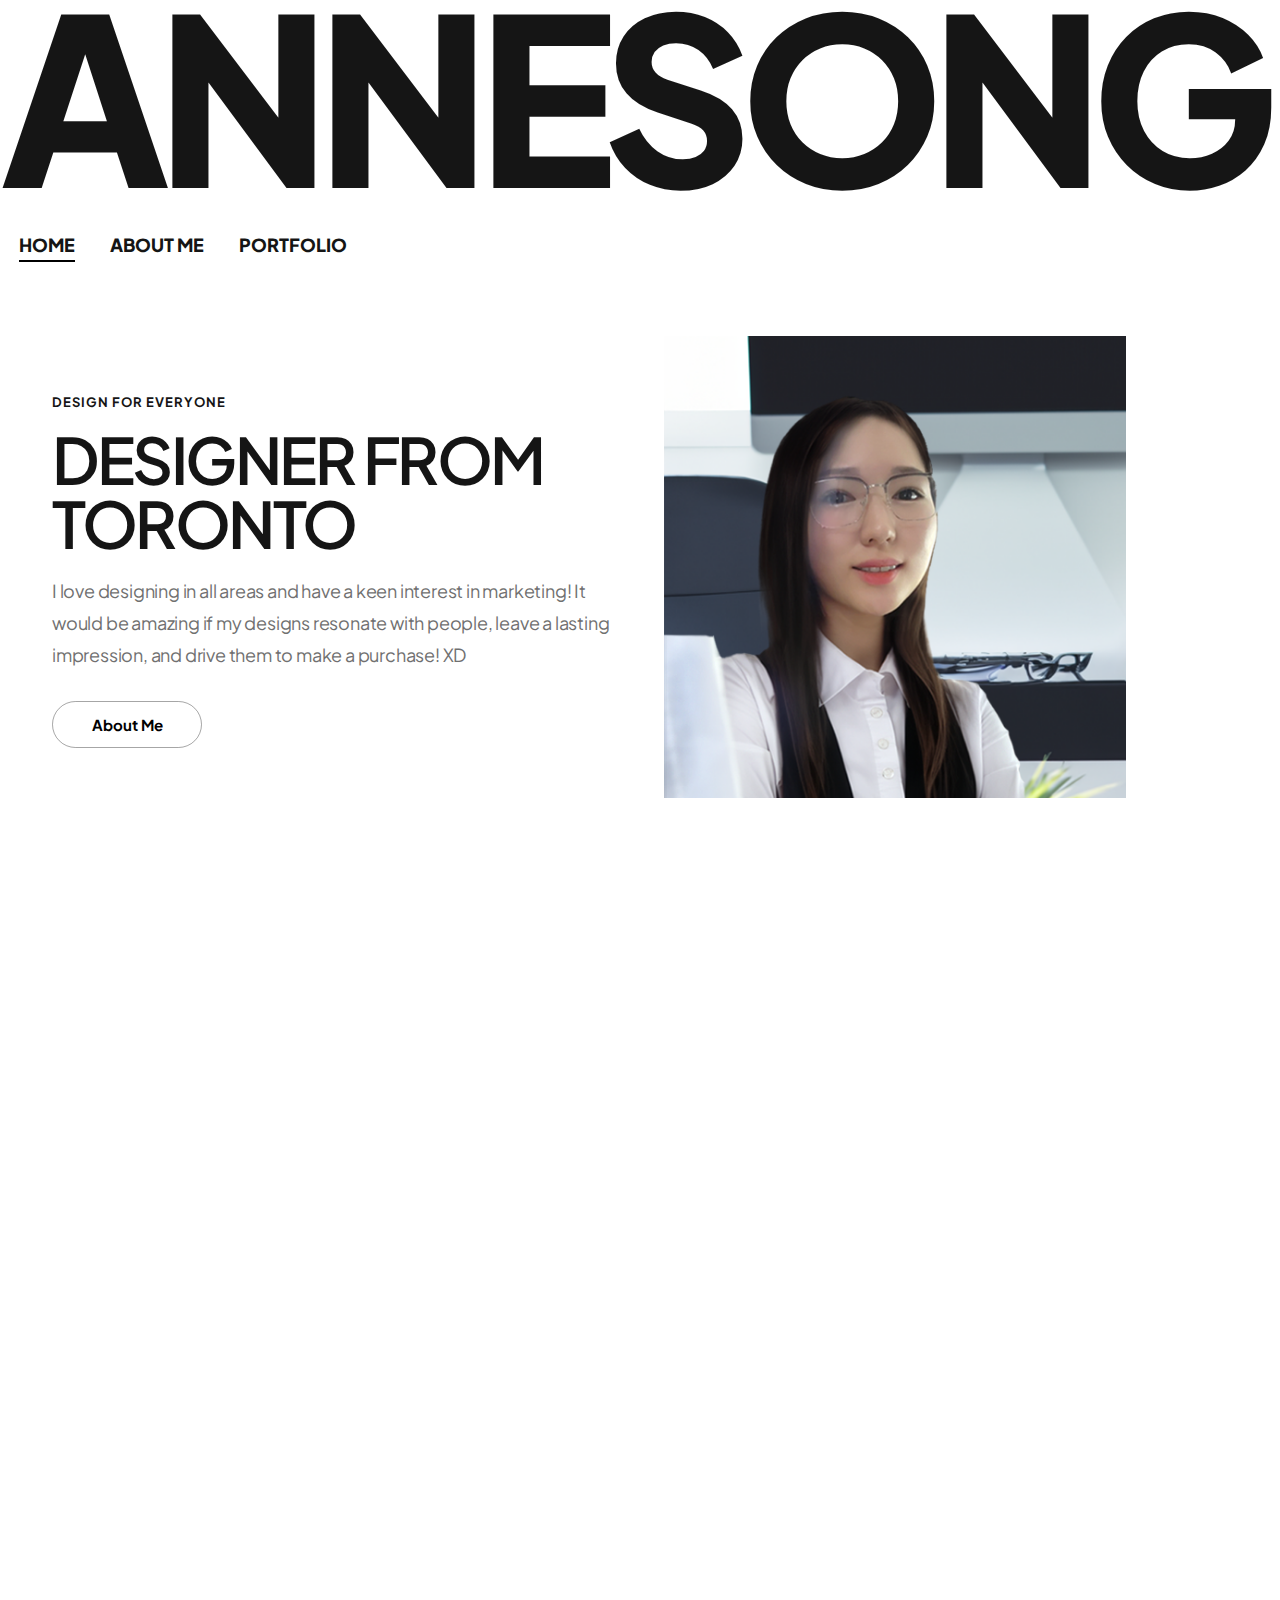
<file: index.html>
<!DOCTYPE html>
<html lang="en">

<head>
    <title>Anne Song - Visual/Graphic designer</title>
    <link rel="icon" href="images/icon.webp" type="image/gif" sizes="16x16">
    <meta content="text/html;charset=utf-8" http-equiv="Content-Type">
    <meta content="width=device-width, initial-scale=1.0" name="viewport" >
    <meta content="Anne Song" name="Graphic designer" >
    <meta content="" name="keywords" >
    <meta content="" name="author" >
    <!-- CSS Files
    ================================================== -->
    <link href="css/bootstrap.min.css" rel="stylesheet" type="text/css" id="bootstrap">
    <link href="css/plugins.css" rel="stylesheet" type="text/css" >
    <link href="css/style.css" rel="stylesheet" type="text/css" >
    <link href="css/coloring.css" rel="stylesheet" type="text/css" >
    <!-- color scheme -->
    <link id="colors" href="css/colors/scheme-02.css" rel="stylesheet" type="text/css" >

</head>

<body>
    <div id="wrapper">
        <div class="float-text show-on-scroll">
            <span><a href="#">Scroll to top</a></span>
        </div>
        <div class="scrollbar-v show-on-scroll"></div>
        
        <!-- page preloader begin -->
        <div id="de-loader"></div>
        <!-- page preloader close -->

        <!-- content begin -->
        <div class="no-bottom no-top" id="content">

            <div id="top"></div>

            <section class="no-top">

                <div class="text-fit-wrapper">
                    <h1 class="text-fit wow">ANNESONG</h1>
                    <div class="d-menu-1 wow" data-wow-delay=".3s">
                        <ul>
                            <li class="active"><a href="02_index.html">Home</a></li>
                            <li><a href="about.html">About Me</a></li>
                            <li><a href="works.html">Portfolio</a></li>
                        </ul>
                    </div>
                </div>


                <div class="spacer-double"></div>

                <div class="container">
                    <div class="spacer-double d-lg-none d-sm-block"></div>
                    <div class="row align-items-center g-4 gx-5">
                        <div class="col-lg-6">
                            <div class="relative">
                                <div class="subtitle wow fadeInUp" data-wow-delay=".3s">Design for everyone</div>
                                <h1 class="lh-1 wow fadeInUp" data-wow-delay=".4s">Designer from Toronto</h1>
                            </div>
                            <p class="lead wow fadeInUp" data-wow-delay=".5s">
                                I love designing in all areas and have a keen interest in marketing! It would be amazing if my designs resonate with people, leave a lasting impression, and drive them to make a purchase! XD
                            </p>

                            <div class="spacer-10"></div>
                            
                            <a class="w-150px btn-line wow fadeIn" data-wow-delay=".6s" href="about.html">About Me</a>

                        </div>

                        <div class="col-lg-5">
                            <img src="images/misc/Anne.webp" class="w-100 wow fadeInUp" data-wow-delay=".6s" alt="">
                        </div>
                    </div>

                    <div class="spacer-double"></div>

                 
                </div>
            </section>

            <section class="no-top">
                <div class="container">
                    <div class="row">
                        <div class="col-lg-2">
                            <div class="subtitle wow fadeInUp" data-wow-delay=".3s">About Me</div>
                        </div>
                        <div class="col-lg-10">                            
                            <h2 class="lh-1  wow fadeInUp" data-wow-delay=".4s">Bringing My Designs to Life...<svg xmlns="http://www.w3.org/2000/svg" width="16" height="16" fill="currentColor" class="bi bi-balloon-heart-fill" viewBox="0 0 16 16">
                                <path fill-rule="evenodd" d="M8.49 10.92C19.412 3.382 11.28-2.387 8 .986 4.719-2.387-3.413 3.382 7.51 10.92l-.234.468a.25.25 0 1 0 .448.224l.04-.08c.009.17.024.315.051.45.068.344.208.622.448 1.102l.013.028c.212.422.182.85.05 1.246-.135.402-.366.751-.534 1.003a.25.25 0 0 0 .416.278l.004-.007c.166-.248.431-.646.588-1.115.16-.479.212-1.051-.076-1.629-.258-.515-.365-.732-.419-1.004a2 2 0 0 1-.037-.289l.008.017a.25.25 0 1 0 .448-.224l-.235-.468ZM6.726 1.269c-1.167-.61-2.8-.142-3.454 1.135-.237.463-.36 1.08-.202 1.85.055.27.467.197.527-.071.285-1.256 1.177-2.462 2.989-2.528.234-.008.348-.278.14-.386"/>
                              </svg></h2>
                            <div class="row g-4 wow fadeInUp" data-wow-delay=".5s">
                                <div class="col-sm-6">
                                    <p>Creativity can be sparked by reading books, through personal experiences, and through conversations with others. One thing I've realized through my many design projects is that while experience is important, professional communication with clients is equally crucial. </p>
                                </div>

                                <div class="col-sm-6">
                                    <p>Rather than just aiming for flashy and impressive designs, I've learned that creating designs that resonate with users and are well-organized is what truly matters.</p>
                                </div>
                            </div>

                        </div>
                    </div>
                </div>
            </section>

            <section class="no-top">
                <div class="container">
                    <div class="row g-5">
                        <div class="col-lg-4  wow fadeInRight" data-wow-delay=".3s">
                            <div class="p-3 h-100 d-lg-block d-sm-none text-light jarallax">
                                <img src="images/misc/side_design.webp" class="jarallax-img" alt="">
                                <h3 class="abs-centered m-0"></h3>
                            </div>
                            <div class="subtitle d-lg-none d-sm-block">What I Do</div>
                        </div>
                        <div class="col-lg-8">                            
                            <div class="row g-4">
                                <div class="col-lg-6 col-sm-6 wow fadeInRight" data-wow-delay=".4s">
                                    <div class="relative">
                                        <h4>GRAPHIC DESIGN</h4>
                                        <p>I excel in creating visually compelling designs that resonate with audiences and achieve business objectives.</p>
                                    </div>
                                </div>

                                <div class="col-lg-6 col-sm-6 wow fadeInRight" data-wow-delay=".5s">
                                    <div class="relative">
                                        <h4>UX/UI DESIGN</h4>
                                        <p>My goal is to create landing pages that not only look great but also deliver measurable results for your business.</p>
                                    </div>
                                </div>

                                <div class="col-lg-6 col-sm-6 wow fadeInRight" data-wow-delay=".6s">
                                    <div class="relative">
                                        <h4>LANDING PAGE DESIGN</h4>
                                        <p>My goal is to create landing pages that not only look great but also deliver measurable results for your business.</p>
                                    </div>
                                </div>

                                <div class="col-lg-6 col-sm-6 wow fadeInRight" data-wow-delay=".7s">
                                    <div class="relative">
                                        <h4>SOCIAL MEDIA CONTENTS DESIGN</h4>
                                        <p>With a keen eye for design and an understanding of social media trends, I develop content that engages audiences and drives interaction. </p>
                                    </div>
                                </div>

                                <div class="col-lg-6 col-sm-6 wow fadeInRight" data-wow-delay=".8s">
                                    <div class="relative">
                                        <h4>VIDEO EDITING</h4>
                                        <p>From concept development to final animation, I specialize in bringing stories to life through captivating visuals and smooth transitions.</p>
                                    </div>
                                </div>

                                <div class="col-lg-6 col-sm-6 wow fadeInRight" data-wow-delay=".9s">
                                    <div class="relative">
                                        <h4>FRONT-END DEVELOPMENT</h4>
                                        <p>I create responsive, user-friendly websites that provide seamless experiences across all devices.</p>
                                    </div>
                                </div>
                            </div> 
                        </div>
                    </div>
                </div>
            </section>

            <section class="text-dark no-top">
                <div class="wow fadeInRight d-flex">
                  <div class="de-marquee-list wow">
                    <div class="d-item">
                      <span class="d-item-txt">Anne Song</span>
                      <span class="d-item-txt">Graphic designer</span>
                      <span class="d-item-txt">Never stop</span>
                      <span class="d-item-txt">Keep learning</span>
                      <span class="d-item-txt">Anne Song</span>
                     </div>
                  </div>
                </div>
            </section>


            <section class="no-top">
                <div class="container">
                    <div class="row g-4 gx-5">
                        <div class="col-lg-2">
                            <div class="subtitle ms-3 wow fadeInUp" data-wow-delay=".3s">Works</div>
                        </div>
                        <div class="col-lg-10 wow fadeInUp" data-wow-delay=".4s">                            
                             <h2>Explore  the  projects</h2>
                        </div>
                    </div>

                    <div class="spacer-single"></div>
                </div>

                <div class="container">
                    <div class="row g-4 wow fadeInRight" data-wow-delay=".5s">
                        <div class="col-lg-4">
                            <div class="hover relative overflow-hidden text-light">  
                              <a href="work-ov.html" class="overflow-hidden d-block relative">
                                <h2 class="fs-40 abs-centered z-index-1 hover-op-0"></h2>
                                <img src="images/work-single/ov_logo.webp" class="img-fluid hover-scale-1-2" alt="">

                                <div class="absolute bottom-0 w-100 p-4 d-flex text-white justify-content-between">
                                    <div class="d-tag-s2">Webdesign&print</div>
                                    <div class="fw-bold">2024</div>
                                </div>
                              </a>
                            </div>
                        </div>

                        <div class="col-lg-4">
                            <div class="hover relative overflow-hidden text-light">  
                              <a href="work-edit.html" class="overflow-hidden d-block relative">
                                <h2 class="fs-40 abs-centered z-index-1 hover-op-0"></h2>
                                <img src="images/work-single/editorial_thumb.webp" class="img-fluid hover-scale-1-2" alt="">

                                <div class="absolute bottom-0 w-100 p-4 d-flex text-white justify-content-between">
                                    <div class="d-tag-s2">Print design</div>
                                    <div class="fw-bold">2023</div>
                                </div>
                              </a>
                            </div>
                        </div>

                        <div class="col-lg-4">
                            <div class="hover relative overflow-hidden text-light">  
                              <a href="work-pharma.html" class="overflow-hidden d-block relative">
                                <h2 class="fs-40 abs-centered z-index-1 hover-op-0"></h2>
                                <img src="images/work-single/fero_thumb.webp" class="img-fluid hover-scale-1-2" alt="">

                                <div class="absolute bottom-0 w-100 p-4 d-flex text-white justify-content-between">
                                    <div class="d-tag-s2">Branding design</div>
                                    <div class="fw-bold">2022</div>
                                </div>
                              </a>
                            </div>
                        </div>
                    </div>
                </div>
            </section>
            


         
        </div>
        <!-- content close -->
        
        <!-- footer begin -->
        <footer>
            <div class="container-fluid">
                <div class="px-2">
                    <div class="row g-4 align-items-center">
                        <div class="col-lg-6">
                            <div class="d-menu-1 wow" data-wow-delay=".3s">


                                <p class="no-bottom">All Right Reserved 2024 @Anne Song<br></p>

                            </div>
                        </div>

                        
                    </div>
                </div>
            </div>
        </footer>
        <!-- footer close -->
    </div>


    <!-- Javascript Files
    ================================================== -->
    <script src="js/plugins.js"></script>
    <script src="js/designesia.js"></script>
    <script src="js/custom-marquee.js"></script>

</body>
</html>
</file>
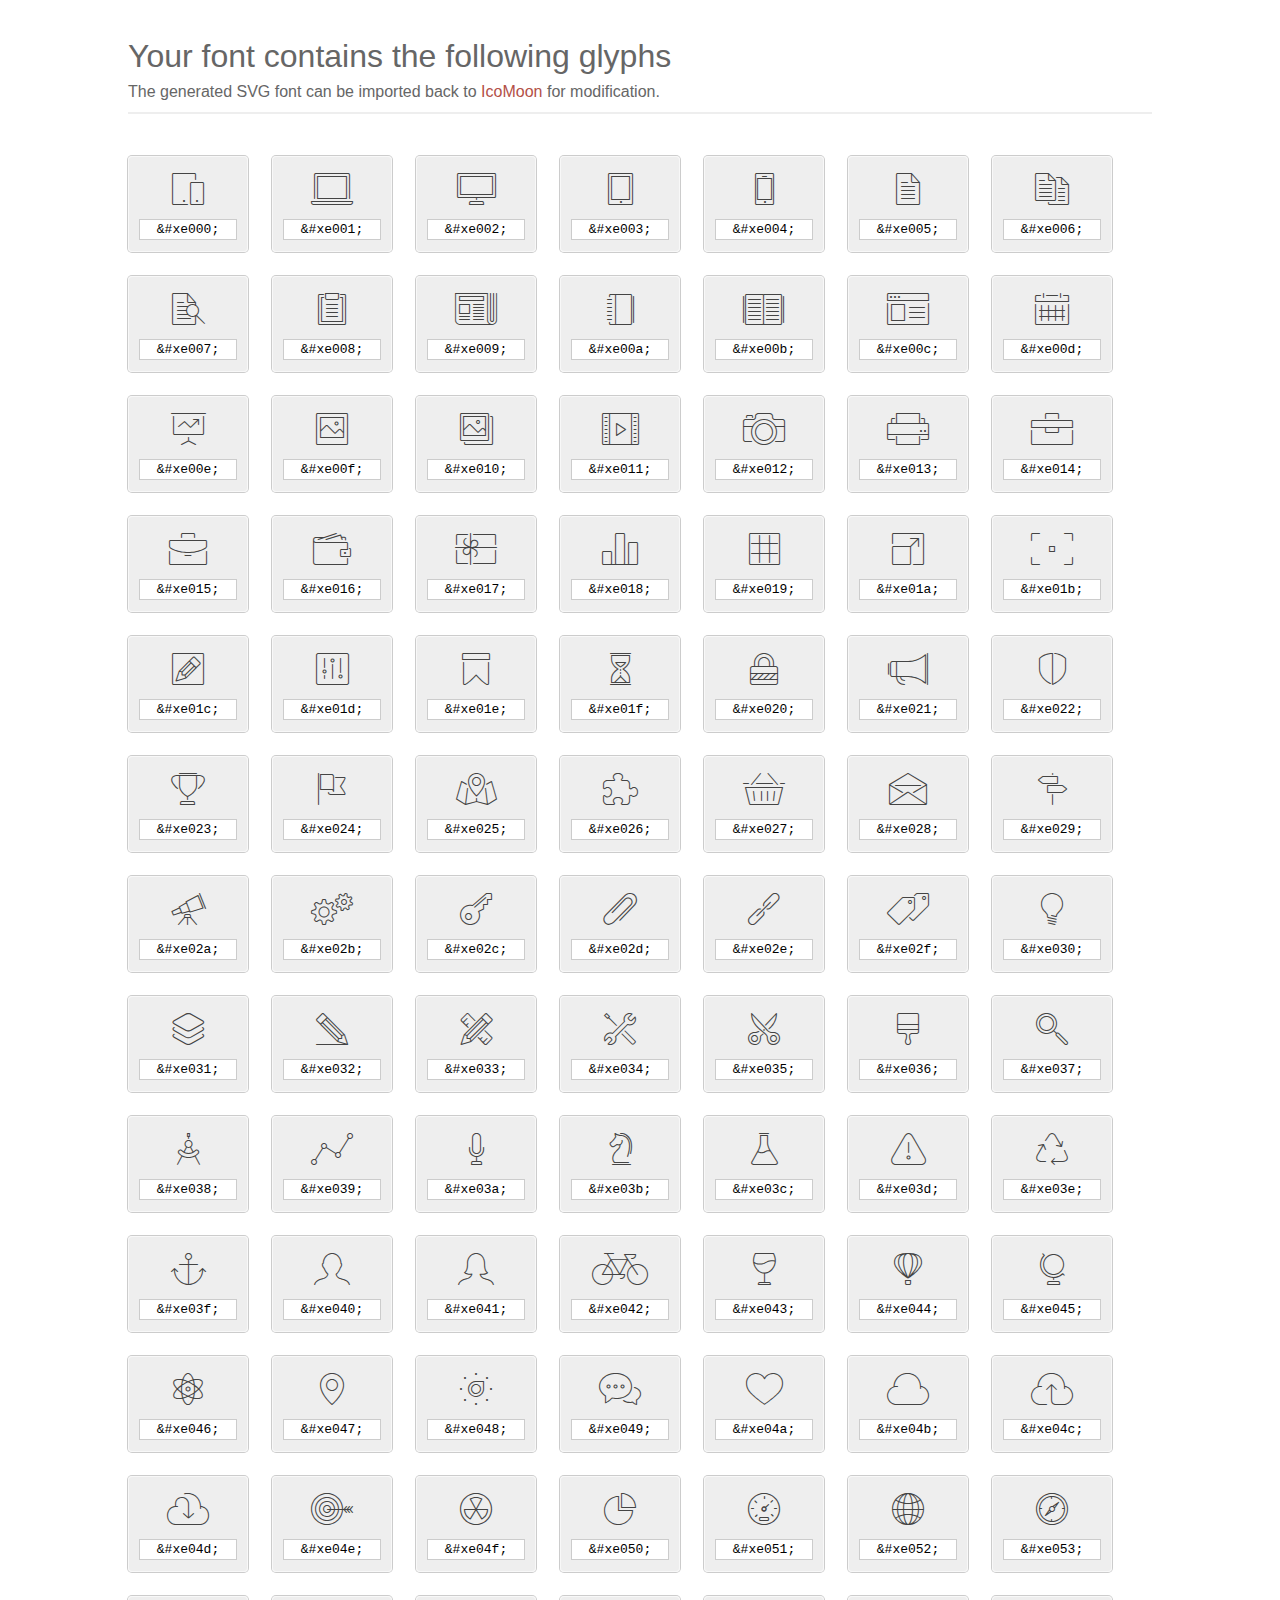
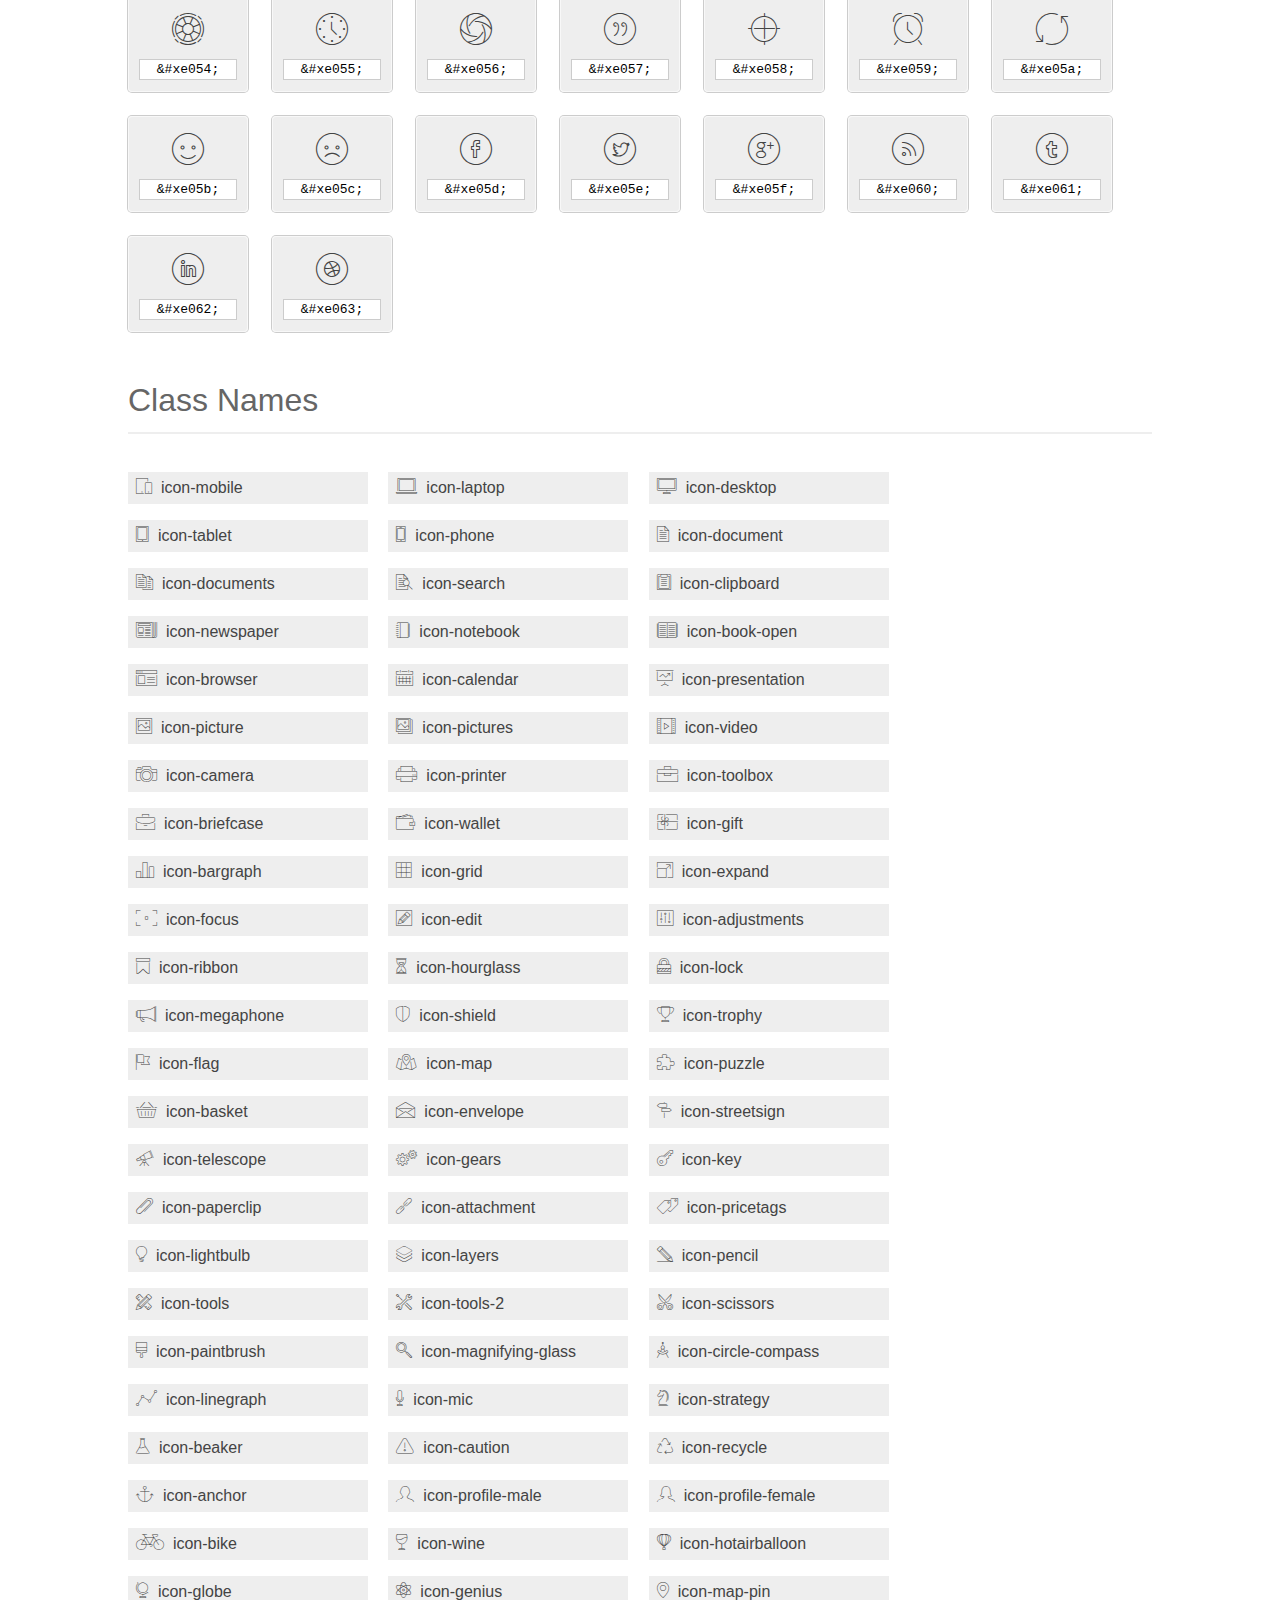
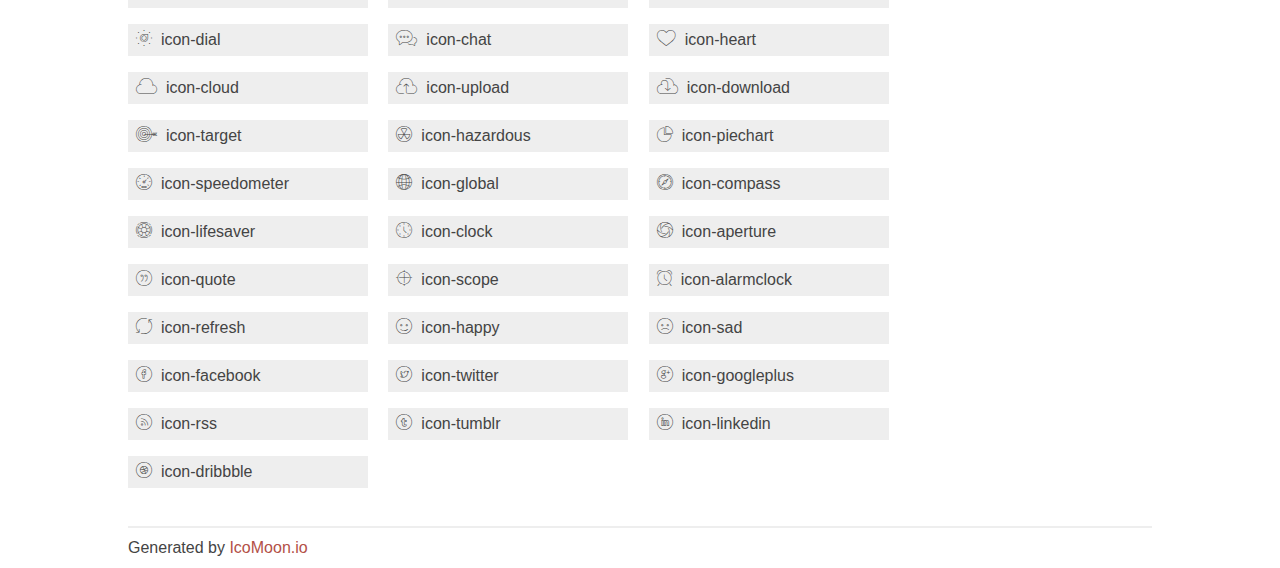
<file: fonts/et-line-font/index.html>
<!doctype html>
<html>
<head>
<title>Your Font/Glyphs</title>
<link rel="stylesheet" href="style.css" >
<!--[if lte IE 7]><script src="lte-ie7.js"></script><![endif]-->
<style>
	section, header, footer {display: block;}
	body {
		font-family: sans-serif;
		color: #444;
		line-height: 1.5;
		font-size: 1em;
	}
	* {
		-moz-box-sizing: border-box;
		-webkit-box-sizing: border-box;
		box-sizing: border-box;
		margin: 0;
		padding: 0;
	}
	.glyph {
		font-size: 16px;
		float: left;
		text-align: center;
		background: #eee;
		padding: .75em;
		margin: .75em 1.5em .75em 0;
		width: 7.5em;
		border-radius: .25em;
		box-shadow: inset 0 0 0 1px #f8f8f8, 0 0 0 1px #CCC;
	}
	.glyph input {
		font-family: consolas, monospace;
		font-size: 13px;
		width: 100%;
		text-align: center;
		border: 0;
		box-shadow: 0 0 0 1px #ccc;
		padding: .125em;
	}
	.w-main {
		width: 80%;
	}
	.centered {
		margin-left: auto;
		margin-right: auto;
	}
	.fs1 {
		font-size: 2em;
	}
	header {
		margin: 2em 0;
		padding-bottom: .5em;
		color: #666;
		box-shadow: 0 2px #eee;
	}
	header h1 {
		font-size: 2em;
		font-weight: normal;
	}
	.clearfix:before, .clearfix:after { content: ""; display: table; }
	.clearfix:after, .clear { clear: both; }
	footer {
		margin-top: 2em;
		padding: .5em 0;
		box-shadow: 0 -2px #eee;
	}
	a, a:visited {
		color: #B35047;
		text-decoration: none;
	}
	a:hover, a:focus {color: #000;}
	.box1 {
		font-size: 16px;
		display: inline-block;
		width: 15em;
		padding: .25em .5em;
		background: #eee;
		margin: .5em 1em .5em 0;
	}
</style>
</head>
<body>
	<div class="w-main centered">
	<section class="mtm clearfix" id="glyphs">
	<header>
		<h1>Your font contains the following glyphs</h1>
		<p>The generated SVG font can be imported back to <a href="http://icomoon.io/app">IcoMoon</a> for modification.</p>
	</header>
	<div class="glyph">
		<div class="fs1" aria-hidden="true" data-icon="&#xe000;"></div>
		<input type="text" readonly="readonly" value="&amp;#xe000;" >
	</div>
	<div class="glyph">
		<div class="fs1" aria-hidden="true" data-icon="&#xe001;"></div>
		<input type="text" readonly="readonly" value="&amp;#xe001;" >
	</div>
	<div class="glyph">
		<div class="fs1" aria-hidden="true" data-icon="&#xe002;"></div>
		<input type="text" readonly="readonly" value="&amp;#xe002;" >
	</div>
	<div class="glyph">
		<div class="fs1" aria-hidden="true" data-icon="&#xe003;"></div>
		<input type="text" readonly="readonly" value="&amp;#xe003;" >
	</div>
	<div class="glyph">
		<div class="fs1" aria-hidden="true" data-icon="&#xe004;"></div>
		<input type="text" readonly="readonly" value="&amp;#xe004;" >
	</div>
	<div class="glyph">
		<div class="fs1" aria-hidden="true" data-icon="&#xe005;"></div>
		<input type="text" readonly="readonly" value="&amp;#xe005;" >
	</div>
	<div class="glyph">
		<div class="fs1" aria-hidden="true" data-icon="&#xe006;"></div>
		<input type="text" readonly="readonly" value="&amp;#xe006;" >
	</div>
	<div class="glyph">
		<div class="fs1" aria-hidden="true" data-icon="&#xe007;"></div>
		<input type="text" readonly="readonly" value="&amp;#xe007;" >
	</div>
	<div class="glyph">
		<div class="fs1" aria-hidden="true" data-icon="&#xe008;"></div>
		<input type="text" readonly="readonly" value="&amp;#xe008;" >
	</div>
	<div class="glyph">
		<div class="fs1" aria-hidden="true" data-icon="&#xe009;"></div>
		<input type="text" readonly="readonly" value="&amp;#xe009;" >
	</div>
	<div class="glyph">
		<div class="fs1" aria-hidden="true" data-icon="&#xe00a;"></div>
		<input type="text" readonly="readonly" value="&amp;#xe00a;" >
	</div>
	<div class="glyph">
		<div class="fs1" aria-hidden="true" data-icon="&#xe00b;"></div>
		<input type="text" readonly="readonly" value="&amp;#xe00b;" >
	</div>
	<div class="glyph">
		<div class="fs1" aria-hidden="true" data-icon="&#xe00c;"></div>
		<input type="text" readonly="readonly" value="&amp;#xe00c;" >
	</div>
	<div class="glyph">
		<div class="fs1" aria-hidden="true" data-icon="&#xe00d;"></div>
		<input type="text" readonly="readonly" value="&amp;#xe00d;" >
	</div>
	<div class="glyph">
		<div class="fs1" aria-hidden="true" data-icon="&#xe00e;"></div>
		<input type="text" readonly="readonly" value="&amp;#xe00e;" >
	</div>
	<div class="glyph">
		<div class="fs1" aria-hidden="true" data-icon="&#xe00f;"></div>
		<input type="text" readonly="readonly" value="&amp;#xe00f;" >
	</div>
	<div class="glyph">
		<div class="fs1" aria-hidden="true" data-icon="&#xe010;"></div>
		<input type="text" readonly="readonly" value="&amp;#xe010;" >
	</div>
	<div class="glyph">
		<div class="fs1" aria-hidden="true" data-icon="&#xe011;"></div>
		<input type="text" readonly="readonly" value="&amp;#xe011;" >
	</div>
	<div class="glyph">
		<div class="fs1" aria-hidden="true" data-icon="&#xe012;"></div>
		<input type="text" readonly="readonly" value="&amp;#xe012;" >
	</div>
	<div class="glyph">
		<div class="fs1" aria-hidden="true" data-icon="&#xe013;"></div>
		<input type="text" readonly="readonly" value="&amp;#xe013;" >
	</div>
	<div class="glyph">
		<div class="fs1" aria-hidden="true" data-icon="&#xe014;"></div>
		<input type="text" readonly="readonly" value="&amp;#xe014;" >
	</div>
	<div class="glyph">
		<div class="fs1" aria-hidden="true" data-icon="&#xe015;"></div>
		<input type="text" readonly="readonly" value="&amp;#xe015;" >
	</div>
	<div class="glyph">
		<div class="fs1" aria-hidden="true" data-icon="&#xe016;"></div>
		<input type="text" readonly="readonly" value="&amp;#xe016;" >
	</div>
	<div class="glyph">
		<div class="fs1" aria-hidden="true" data-icon="&#xe017;"></div>
		<input type="text" readonly="readonly" value="&amp;#xe017;" >
	</div>
	<div class="glyph">
		<div class="fs1" aria-hidden="true" data-icon="&#xe018;"></div>
		<input type="text" readonly="readonly" value="&amp;#xe018;" >
	</div>
	<div class="glyph">
		<div class="fs1" aria-hidden="true" data-icon="&#xe019;"></div>
		<input type="text" readonly="readonly" value="&amp;#xe019;" >
	</div>
	<div class="glyph">
		<div class="fs1" aria-hidden="true" data-icon="&#xe01a;"></div>
		<input type="text" readonly="readonly" value="&amp;#xe01a;" >
	</div>
	<div class="glyph">
		<div class="fs1" aria-hidden="true" data-icon="&#xe01b;"></div>
		<input type="text" readonly="readonly" value="&amp;#xe01b;" >
	</div>
	<div class="glyph">
		<div class="fs1" aria-hidden="true" data-icon="&#xe01c;"></div>
		<input type="text" readonly="readonly" value="&amp;#xe01c;" >
	</div>
	<div class="glyph">
		<div class="fs1" aria-hidden="true" data-icon="&#xe01d;"></div>
		<input type="text" readonly="readonly" value="&amp;#xe01d;" >
	</div>
	<div class="glyph">
		<div class="fs1" aria-hidden="true" data-icon="&#xe01e;"></div>
		<input type="text" readonly="readonly" value="&amp;#xe01e;" >
	</div>
	<div class="glyph">
		<div class="fs1" aria-hidden="true" data-icon="&#xe01f;"></div>
		<input type="text" readonly="readonly" value="&amp;#xe01f;" >
	</div>
	<div class="glyph">
		<div class="fs1" aria-hidden="true" data-icon="&#xe020;"></div>
		<input type="text" readonly="readonly" value="&amp;#xe020;" >
	</div>
	<div class="glyph">
		<div class="fs1" aria-hidden="true" data-icon="&#xe021;"></div>
		<input type="text" readonly="readonly" value="&amp;#xe021;" >
	</div>
	<div class="glyph">
		<div class="fs1" aria-hidden="true" data-icon="&#xe022;"></div>
		<input type="text" readonly="readonly" value="&amp;#xe022;" >
	</div>
	<div class="glyph">
		<div class="fs1" aria-hidden="true" data-icon="&#xe023;"></div>
		<input type="text" readonly="readonly" value="&amp;#xe023;" >
	</div>
	<div class="glyph">
		<div class="fs1" aria-hidden="true" data-icon="&#xe024;"></div>
		<input type="text" readonly="readonly" value="&amp;#xe024;" >
	</div>
	<div class="glyph">
		<div class="fs1" aria-hidden="true" data-icon="&#xe025;"></div>
		<input type="text" readonly="readonly" value="&amp;#xe025;" >
	</div>
	<div class="glyph">
		<div class="fs1" aria-hidden="true" data-icon="&#xe026;"></div>
		<input type="text" readonly="readonly" value="&amp;#xe026;" >
	</div>
	<div class="glyph">
		<div class="fs1" aria-hidden="true" data-icon="&#xe027;"></div>
		<input type="text" readonly="readonly" value="&amp;#xe027;" >
	</div>
	<div class="glyph">
		<div class="fs1" aria-hidden="true" data-icon="&#xe028;"></div>
		<input type="text" readonly="readonly" value="&amp;#xe028;" >
	</div>
	<div class="glyph">
		<div class="fs1" aria-hidden="true" data-icon="&#xe029;"></div>
		<input type="text" readonly="readonly" value="&amp;#xe029;" >
	</div>
	<div class="glyph">
		<div class="fs1" aria-hidden="true" data-icon="&#xe02a;"></div>
		<input type="text" readonly="readonly" value="&amp;#xe02a;" >
	</div>
	<div class="glyph">
		<div class="fs1" aria-hidden="true" data-icon="&#xe02b;"></div>
		<input type="text" readonly="readonly" value="&amp;#xe02b;" >
	</div>
	<div class="glyph">
		<div class="fs1" aria-hidden="true" data-icon="&#xe02c;"></div>
		<input type="text" readonly="readonly" value="&amp;#xe02c;" >
	</div>
	<div class="glyph">
		<div class="fs1" aria-hidden="true" data-icon="&#xe02d;"></div>
		<input type="text" readonly="readonly" value="&amp;#xe02d;" >
	</div>
	<div class="glyph">
		<div class="fs1" aria-hidden="true" data-icon="&#xe02e;"></div>
		<input type="text" readonly="readonly" value="&amp;#xe02e;" >
	</div>
	<div class="glyph">
		<div class="fs1" aria-hidden="true" data-icon="&#xe02f;"></div>
		<input type="text" readonly="readonly" value="&amp;#xe02f;" >
	</div>
	<div class="glyph">
		<div class="fs1" aria-hidden="true" data-icon="&#xe030;"></div>
		<input type="text" readonly="readonly" value="&amp;#xe030;" >
	</div>
	<div class="glyph">
		<div class="fs1" aria-hidden="true" data-icon="&#xe031;"></div>
		<input type="text" readonly="readonly" value="&amp;#xe031;" >
	</div>
	<div class="glyph">
		<div class="fs1" aria-hidden="true" data-icon="&#xe032;"></div>
		<input type="text" readonly="readonly" value="&amp;#xe032;" >
	</div>
	<div class="glyph">
		<div class="fs1" aria-hidden="true" data-icon="&#xe033;"></div>
		<input type="text" readonly="readonly" value="&amp;#xe033;" >
	</div>
	<div class="glyph">
		<div class="fs1" aria-hidden="true" data-icon="&#xe034;"></div>
		<input type="text" readonly="readonly" value="&amp;#xe034;" >
	</div>
	<div class="glyph">
		<div class="fs1" aria-hidden="true" data-icon="&#xe035;"></div>
		<input type="text" readonly="readonly" value="&amp;#xe035;" >
	</div>
	<div class="glyph">
		<div class="fs1" aria-hidden="true" data-icon="&#xe036;"></div>
		<input type="text" readonly="readonly" value="&amp;#xe036;" >
	</div>
	<div class="glyph">
		<div class="fs1" aria-hidden="true" data-icon="&#xe037;"></div>
		<input type="text" readonly="readonly" value="&amp;#xe037;" >
	</div>
	<div class="glyph">
		<div class="fs1" aria-hidden="true" data-icon="&#xe038;"></div>
		<input type="text" readonly="readonly" value="&amp;#xe038;" >
	</div>
	<div class="glyph">
		<div class="fs1" aria-hidden="true" data-icon="&#xe039;"></div>
		<input type="text" readonly="readonly" value="&amp;#xe039;" >
	</div>
	<div class="glyph">
		<div class="fs1" aria-hidden="true" data-icon="&#xe03a;"></div>
		<input type="text" readonly="readonly" value="&amp;#xe03a;" >
	</div>
	<div class="glyph">
		<div class="fs1" aria-hidden="true" data-icon="&#xe03b;"></div>
		<input type="text" readonly="readonly" value="&amp;#xe03b;" >
	</div>
	<div class="glyph">
		<div class="fs1" aria-hidden="true" data-icon="&#xe03c;"></div>
		<input type="text" readonly="readonly" value="&amp;#xe03c;" >
	</div>
	<div class="glyph">
		<div class="fs1" aria-hidden="true" data-icon="&#xe03d;"></div>
		<input type="text" readonly="readonly" value="&amp;#xe03d;" >
	</div>
	<div class="glyph">
		<div class="fs1" aria-hidden="true" data-icon="&#xe03e;"></div>
		<input type="text" readonly="readonly" value="&amp;#xe03e;" >
	</div>
	<div class="glyph">
		<div class="fs1" aria-hidden="true" data-icon="&#xe03f;"></div>
		<input type="text" readonly="readonly" value="&amp;#xe03f;" >
	</div>
	<div class="glyph">
		<div class="fs1" aria-hidden="true" data-icon="&#xe040;"></div>
		<input type="text" readonly="readonly" value="&amp;#xe040;" >
	</div>
	<div class="glyph">
		<div class="fs1" aria-hidden="true" data-icon="&#xe041;"></div>
		<input type="text" readonly="readonly" value="&amp;#xe041;" >
	</div>
	<div class="glyph">
		<div class="fs1" aria-hidden="true" data-icon="&#xe042;"></div>
		<input type="text" readonly="readonly" value="&amp;#xe042;" >
	</div>
	<div class="glyph">
		<div class="fs1" aria-hidden="true" data-icon="&#xe043;"></div>
		<input type="text" readonly="readonly" value="&amp;#xe043;" >
	</div>
	<div class="glyph">
		<div class="fs1" aria-hidden="true" data-icon="&#xe044;"></div>
		<input type="text" readonly="readonly" value="&amp;#xe044;" >
	</div>
	<div class="glyph">
		<div class="fs1" aria-hidden="true" data-icon="&#xe045;"></div>
		<input type="text" readonly="readonly" value="&amp;#xe045;" >
	</div>
	<div class="glyph">
		<div class="fs1" aria-hidden="true" data-icon="&#xe046;"></div>
		<input type="text" readonly="readonly" value="&amp;#xe046;" >
	</div>
	<div class="glyph">
		<div class="fs1" aria-hidden="true" data-icon="&#xe047;"></div>
		<input type="text" readonly="readonly" value="&amp;#xe047;" >
	</div>
	<div class="glyph">
		<div class="fs1" aria-hidden="true" data-icon="&#xe048;"></div>
		<input type="text" readonly="readonly" value="&amp;#xe048;" >
	</div>
	<div class="glyph">
		<div class="fs1" aria-hidden="true" data-icon="&#xe049;"></div>
		<input type="text" readonly="readonly" value="&amp;#xe049;" >
	</div>
	<div class="glyph">
		<div class="fs1" aria-hidden="true" data-icon="&#xe04a;"></div>
		<input type="text" readonly="readonly" value="&amp;#xe04a;" >
	</div>
	<div class="glyph">
		<div class="fs1" aria-hidden="true" data-icon="&#xe04b;"></div>
		<input type="text" readonly="readonly" value="&amp;#xe04b;" >
	</div>
	<div class="glyph">
		<div class="fs1" aria-hidden="true" data-icon="&#xe04c;"></div>
		<input type="text" readonly="readonly" value="&amp;#xe04c;" >
	</div>
	<div class="glyph">
		<div class="fs1" aria-hidden="true" data-icon="&#xe04d;"></div>
		<input type="text" readonly="readonly" value="&amp;#xe04d;" >
	</div>
	<div class="glyph">
		<div class="fs1" aria-hidden="true" data-icon="&#xe04e;"></div>
		<input type="text" readonly="readonly" value="&amp;#xe04e;" >
	</div>
	<div class="glyph">
		<div class="fs1" aria-hidden="true" data-icon="&#xe04f;"></div>
		<input type="text" readonly="readonly" value="&amp;#xe04f;" >
	</div>
	<div class="glyph">
		<div class="fs1" aria-hidden="true" data-icon="&#xe050;"></div>
		<input type="text" readonly="readonly" value="&amp;#xe050;" >
	</div>
	<div class="glyph">
		<div class="fs1" aria-hidden="true" data-icon="&#xe051;"></div>
		<input type="text" readonly="readonly" value="&amp;#xe051;" >
	</div>
	<div class="glyph">
		<div class="fs1" aria-hidden="true" data-icon="&#xe052;"></div>
		<input type="text" readonly="readonly" value="&amp;#xe052;" >
	</div>
	<div class="glyph">
		<div class="fs1" aria-hidden="true" data-icon="&#xe053;"></div>
		<input type="text" readonly="readonly" value="&amp;#xe053;" >
	</div>
	<div class="glyph">
		<div class="fs1" aria-hidden="true" data-icon="&#xe054;"></div>
		<input type="text" readonly="readonly" value="&amp;#xe054;" >
	</div>
	<div class="glyph">
		<div class="fs1" aria-hidden="true" data-icon="&#xe055;"></div>
		<input type="text" readonly="readonly" value="&amp;#xe055;" >
	</div>
	<div class="glyph">
		<div class="fs1" aria-hidden="true" data-icon="&#xe056;"></div>
		<input type="text" readonly="readonly" value="&amp;#xe056;" >
	</div>
	<div class="glyph">
		<div class="fs1" aria-hidden="true" data-icon="&#xe057;"></div>
		<input type="text" readonly="readonly" value="&amp;#xe057;" >
	</div>
	<div class="glyph">
		<div class="fs1" aria-hidden="true" data-icon="&#xe058;"></div>
		<input type="text" readonly="readonly" value="&amp;#xe058;" >
	</div>
	<div class="glyph">
		<div class="fs1" aria-hidden="true" data-icon="&#xe059;"></div>
		<input type="text" readonly="readonly" value="&amp;#xe059;" >
	</div>
	<div class="glyph">
		<div class="fs1" aria-hidden="true" data-icon="&#xe05a;"></div>
		<input type="text" readonly="readonly" value="&amp;#xe05a;" >
	</div>
	<div class="glyph">
		<div class="fs1" aria-hidden="true" data-icon="&#xe05b;"></div>
		<input type="text" readonly="readonly" value="&amp;#xe05b;" >
	</div>
	<div class="glyph">
		<div class="fs1" aria-hidden="true" data-icon="&#xe05c;"></div>
		<input type="text" readonly="readonly" value="&amp;#xe05c;" >
	</div>
	<div class="glyph">
		<div class="fs1" aria-hidden="true" data-icon="&#xe05d;"></div>
		<input type="text" readonly="readonly" value="&amp;#xe05d;" >
	</div>
	<div class="glyph">
		<div class="fs1" aria-hidden="true" data-icon="&#xe05e;"></div>
		<input type="text" readonly="readonly" value="&amp;#xe05e;" >
	</div>
	<div class="glyph">
		<div class="fs1" aria-hidden="true" data-icon="&#xe05f;"></div>
		<input type="text" readonly="readonly" value="&amp;#xe05f;" >
	</div>
	<div class="glyph">
		<div class="fs1" aria-hidden="true" data-icon="&#xe060;"></div>
		<input type="text" readonly="readonly" value="&amp;#xe060;" >
	</div>
	<div class="glyph">
		<div class="fs1" aria-hidden="true" data-icon="&#xe061;"></div>
		<input type="text" readonly="readonly" value="&amp;#xe061;" >
	</div>
	<div class="glyph">
		<div class="fs1" aria-hidden="true" data-icon="&#xe062;"></div>
		<input type="text" readonly="readonly" value="&amp;#xe062;" >
	</div>
	<div class="glyph">
		<div class="fs1" aria-hidden="true" data-icon="&#xe063;"></div>
		<input type="text" readonly="readonly" value="&amp;#xe063;" >
	</div>
	</section>
	<div class="clear"></div>
	<section class="mtm clearfix" id="glyphs">
	<header>
		<h1>Class Names</h1>
	</header>
	<span class="box1">
		<span aria-hidden="true" class="icon-mobile"></span>
		&nbsp;icon-mobile
	</span>
	<span class="box1">
		<span aria-hidden="true" class="icon-laptop"></span>
		&nbsp;icon-laptop
	</span>
	<span class="box1">
		<span aria-hidden="true" class="icon-desktop"></span>
		&nbsp;icon-desktop
	</span>
	<span class="box1">
		<span aria-hidden="true" class="icon-tablet"></span>
		&nbsp;icon-tablet
	</span>
	<span class="box1">
		<span aria-hidden="true" class="icon-phone"></span>
		&nbsp;icon-phone
	</span>
	<span class="box1">
		<span aria-hidden="true" class="icon-document"></span>
		&nbsp;icon-document
	</span>
	<span class="box1">
		<span aria-hidden="true" class="icon-documents"></span>
		&nbsp;icon-documents
	</span>
	<span class="box1">
		<span aria-hidden="true" class="icon-search"></span>
		&nbsp;icon-search
	</span>
	<span class="box1">
		<span aria-hidden="true" class="icon-clipboard"></span>
		&nbsp;icon-clipboard
	</span>
	<span class="box1">
		<span aria-hidden="true" class="icon-newspaper"></span>
		&nbsp;icon-newspaper
	</span>
	<span class="box1">
		<span aria-hidden="true" class="icon-notebook"></span>
		&nbsp;icon-notebook
	</span>
	<span class="box1">
		<span aria-hidden="true" class="icon-book-open"></span>
		&nbsp;icon-book-open
	</span>
	<span class="box1">
		<span aria-hidden="true" class="icon-browser"></span>
		&nbsp;icon-browser
	</span>
	<span class="box1">
		<span aria-hidden="true" class="icon-calendar"></span>
		&nbsp;icon-calendar
	</span>
	<span class="box1">
		<span aria-hidden="true" class="icon-presentation"></span>
		&nbsp;icon-presentation
	</span>
	<span class="box1">
		<span aria-hidden="true" class="icon-picture"></span>
		&nbsp;icon-picture
	</span>
	<span class="box1">
		<span aria-hidden="true" class="icon-pictures"></span>
		&nbsp;icon-pictures
	</span>
	<span class="box1">
		<span aria-hidden="true" class="icon-video"></span>
		&nbsp;icon-video
	</span>
	<span class="box1">
		<span aria-hidden="true" class="icon-camera"></span>
		&nbsp;icon-camera
	</span>
	<span class="box1">
		<span aria-hidden="true" class="icon-printer"></span>
		&nbsp;icon-printer
	</span>
	<span class="box1">
		<span aria-hidden="true" class="icon-toolbox"></span>
		&nbsp;icon-toolbox
	</span>
	<span class="box1">
		<span aria-hidden="true" class="icon-briefcase"></span>
		&nbsp;icon-briefcase
	</span>
	<span class="box1">
		<span aria-hidden="true" class="icon-wallet"></span>
		&nbsp;icon-wallet
	</span>
	<span class="box1">
		<span aria-hidden="true" class="icon-gift"></span>
		&nbsp;icon-gift
	</span>
	<span class="box1">
		<span aria-hidden="true" class="icon-bargraph"></span>
		&nbsp;icon-bargraph
	</span>
	<span class="box1">
		<span aria-hidden="true" class="icon-grid"></span>
		&nbsp;icon-grid
	</span>
	<span class="box1">
		<span aria-hidden="true" class="icon-expand"></span>
		&nbsp;icon-expand
	</span>
	<span class="box1">
		<span aria-hidden="true" class="icon-focus"></span>
		&nbsp;icon-focus
	</span>
	<span class="box1">
		<span aria-hidden="true" class="icon-edit"></span>
		&nbsp;icon-edit
	</span>
	<span class="box1">
		<span aria-hidden="true" class="icon-adjustments"></span>
		&nbsp;icon-adjustments
	</span>
	<span class="box1">
		<span aria-hidden="true" class="icon-ribbon"></span>
		&nbsp;icon-ribbon
	</span>
	<span class="box1">
		<span aria-hidden="true" class="icon-hourglass"></span>
		&nbsp;icon-hourglass
	</span>
	<span class="box1">
		<span aria-hidden="true" class="icon-lock"></span>
		&nbsp;icon-lock
	</span>
	<span class="box1">
		<span aria-hidden="true" class="icon-megaphone"></span>
		&nbsp;icon-megaphone
	</span>
	<span class="box1">
		<span aria-hidden="true" class="icon-shield"></span>
		&nbsp;icon-shield
	</span>
	<span class="box1">
		<span aria-hidden="true" class="icon-trophy"></span>
		&nbsp;icon-trophy
	</span>
	<span class="box1">
		<span aria-hidden="true" class="icon-flag"></span>
		&nbsp;icon-flag
	</span>
	<span class="box1">
		<span aria-hidden="true" class="icon-map"></span>
		&nbsp;icon-map
	</span>
	<span class="box1">
		<span aria-hidden="true" class="icon-puzzle"></span>
		&nbsp;icon-puzzle
	</span>
	<span class="box1">
		<span aria-hidden="true" class="icon-basket"></span>
		&nbsp;icon-basket
	</span>
	<span class="box1">
		<span aria-hidden="true" class="icon-envelope"></span>
		&nbsp;icon-envelope
	</span>
	<span class="box1">
		<span aria-hidden="true" class="icon-streetsign"></span>
		&nbsp;icon-streetsign
	</span>
	<span class="box1">
		<span aria-hidden="true" class="icon-telescope"></span>
		&nbsp;icon-telescope
	</span>
	<span class="box1">
		<span aria-hidden="true" class="icon-gears"></span>
		&nbsp;icon-gears
	</span>
	<span class="box1">
		<span aria-hidden="true" class="icon-key"></span>
		&nbsp;icon-key
	</span>
	<span class="box1">
		<span aria-hidden="true" class="icon-paperclip"></span>
		&nbsp;icon-paperclip
	</span>
	<span class="box1">
		<span aria-hidden="true" class="icon-attachment"></span>
		&nbsp;icon-attachment
	</span>
	<span class="box1">
		<span aria-hidden="true" class="icon-pricetags"></span>
		&nbsp;icon-pricetags
	</span>
	<span class="box1">
		<span aria-hidden="true" class="icon-lightbulb"></span>
		&nbsp;icon-lightbulb
	</span>
	<span class="box1">
		<span aria-hidden="true" class="icon-layers"></span>
		&nbsp;icon-layers
	</span>
	<span class="box1">
		<span aria-hidden="true" class="icon-pencil"></span>
		&nbsp;icon-pencil
	</span>
	<span class="box1">
		<span aria-hidden="true" class="icon-tools"></span>
		&nbsp;icon-tools
	</span>
	<span class="box1">
		<span aria-hidden="true" class="icon-tools-2"></span>
		&nbsp;icon-tools-2
	</span>
	<span class="box1">
		<span aria-hidden="true" class="icon-scissors"></span>
		&nbsp;icon-scissors
	</span>
	<span class="box1">
		<span aria-hidden="true" class="icon-paintbrush"></span>
		&nbsp;icon-paintbrush
	</span>
	<span class="box1">
		<span aria-hidden="true" class="icon-magnifying-glass"></span>
		&nbsp;icon-magnifying-glass
	</span>
	<span class="box1">
		<span aria-hidden="true" class="icon-circle-compass"></span>
		&nbsp;icon-circle-compass
	</span>
	<span class="box1">
		<span aria-hidden="true" class="icon-linegraph"></span>
		&nbsp;icon-linegraph
	</span>
	<span class="box1">
		<span aria-hidden="true" class="icon-mic"></span>
		&nbsp;icon-mic
	</span>
	<span class="box1">
		<span aria-hidden="true" class="icon-strategy"></span>
		&nbsp;icon-strategy
	</span>
	<span class="box1">
		<span aria-hidden="true" class="icon-beaker"></span>
		&nbsp;icon-beaker
	</span>
	<span class="box1">
		<span aria-hidden="true" class="icon-caution"></span>
		&nbsp;icon-caution
	</span>
	<span class="box1">
		<span aria-hidden="true" class="icon-recycle"></span>
		&nbsp;icon-recycle
	</span>
	<span class="box1">
		<span aria-hidden="true" class="icon-anchor"></span>
		&nbsp;icon-anchor
	</span>
	<span class="box1">
		<span aria-hidden="true" class="icon-profile-male"></span>
		&nbsp;icon-profile-male
	</span>
	<span class="box1">
		<span aria-hidden="true" class="icon-profile-female"></span>
		&nbsp;icon-profile-female
	</span>
	<span class="box1">
		<span aria-hidden="true" class="icon-bike"></span>
		&nbsp;icon-bike
	</span>
	<span class="box1">
		<span aria-hidden="true" class="icon-wine"></span>
		&nbsp;icon-wine
	</span>
	<span class="box1">
		<span aria-hidden="true" class="icon-hotairballoon"></span>
		&nbsp;icon-hotairballoon
	</span>
	<span class="box1">
		<span aria-hidden="true" class="icon-globe"></span>
		&nbsp;icon-globe
	</span>
	<span class="box1">
		<span aria-hidden="true" class="icon-genius"></span>
		&nbsp;icon-genius
	</span>
	<span class="box1">
		<span aria-hidden="true" class="icon-map-pin"></span>
		&nbsp;icon-map-pin
	</span>
	<span class="box1">
		<span aria-hidden="true" class="icon-dial"></span>
		&nbsp;icon-dial
	</span>
	<span class="box1">
		<span aria-hidden="true" class="icon-chat"></span>
		&nbsp;icon-chat
	</span>
	<span class="box1">
		<span aria-hidden="true" class="icon-heart"></span>
		&nbsp;icon-heart
	</span>
	<span class="box1">
		<span aria-hidden="true" class="icon-cloud"></span>
		&nbsp;icon-cloud
	</span>
	<span class="box1">
		<span aria-hidden="true" class="icon-upload"></span>
		&nbsp;icon-upload
	</span>
	<span class="box1">
		<span aria-hidden="true" class="icon-download"></span>
		&nbsp;icon-download
	</span>
	<span class="box1">
		<span aria-hidden="true" class="icon-target"></span>
		&nbsp;icon-target
	</span>
	<span class="box1">
		<span aria-hidden="true" class="icon-hazardous"></span>
		&nbsp;icon-hazardous
	</span>
	<span class="box1">
		<span aria-hidden="true" class="icon-piechart"></span>
		&nbsp;icon-piechart
	</span>
	<span class="box1">
		<span aria-hidden="true" class="icon-speedometer"></span>
		&nbsp;icon-speedometer
	</span>
	<span class="box1">
		<span aria-hidden="true" class="icon-global"></span>
		&nbsp;icon-global
	</span>
	<span class="box1">
		<span aria-hidden="true" class="icon-compass"></span>
		&nbsp;icon-compass
	</span>
	<span class="box1">
		<span aria-hidden="true" class="icon-lifesaver"></span>
		&nbsp;icon-lifesaver
	</span>
	<span class="box1">
		<span aria-hidden="true" class="icon-clock"></span>
		&nbsp;icon-clock
	</span>
	<span class="box1">
		<span aria-hidden="true" class="icon-aperture"></span>
		&nbsp;icon-aperture
	</span>
	<span class="box1">
		<span aria-hidden="true" class="icon-quote"></span>
		&nbsp;icon-quote
	</span>
	<span class="box1">
		<span aria-hidden="true" class="icon-scope"></span>
		&nbsp;icon-scope
	</span>
	<span class="box1">
		<span aria-hidden="true" class="icon-alarmclock"></span>
		&nbsp;icon-alarmclock
	</span>
	<span class="box1">
		<span aria-hidden="true" class="icon-refresh"></span>
		&nbsp;icon-refresh
	</span>
	<span class="box1">
		<span aria-hidden="true" class="icon-happy"></span>
		&nbsp;icon-happy
	</span>
	<span class="box1">
		<span aria-hidden="true" class="icon-sad"></span>
		&nbsp;icon-sad
	</span>
	<span class="box1">
		<span aria-hidden="true" class="icon-facebook"></span>
		&nbsp;icon-facebook
	</span>
	<span class="box1">
		<span aria-hidden="true" class="icon-twitter"></span>
		&nbsp;icon-twitter
	</span>
	<span class="box1">
		<span aria-hidden="true" class="icon-googleplus"></span>
		&nbsp;icon-googleplus
	</span>
	<span class="box1">
		<span aria-hidden="true" class="icon-rss"></span>
		&nbsp;icon-rss
	</span>
	<span class="box1">
		<span aria-hidden="true" class="icon-tumblr"></span>
		&nbsp;icon-tumblr
	</span>
	<span class="box1">
		<span aria-hidden="true" class="icon-linkedin"></span>
		&nbsp;icon-linkedin
	</span>
	<span class="box1">
		<span aria-hidden="true" class="icon-dribbble"></span>
		&nbsp;icon-dribbble
	</span>
	</section>
	<footer>
		<p>Generated by <a href="http://icomoon.io">IcoMoon.io</a></p>
	</footer>
	</div>
	<script>
	document.getElementById("glyphs").addEventListener("click", function(e) {
		var target = e.target;
		if (target.tagName === "INPUT") {
			target.select();
		}
	});
	</script>
</body>
</html>
</file>
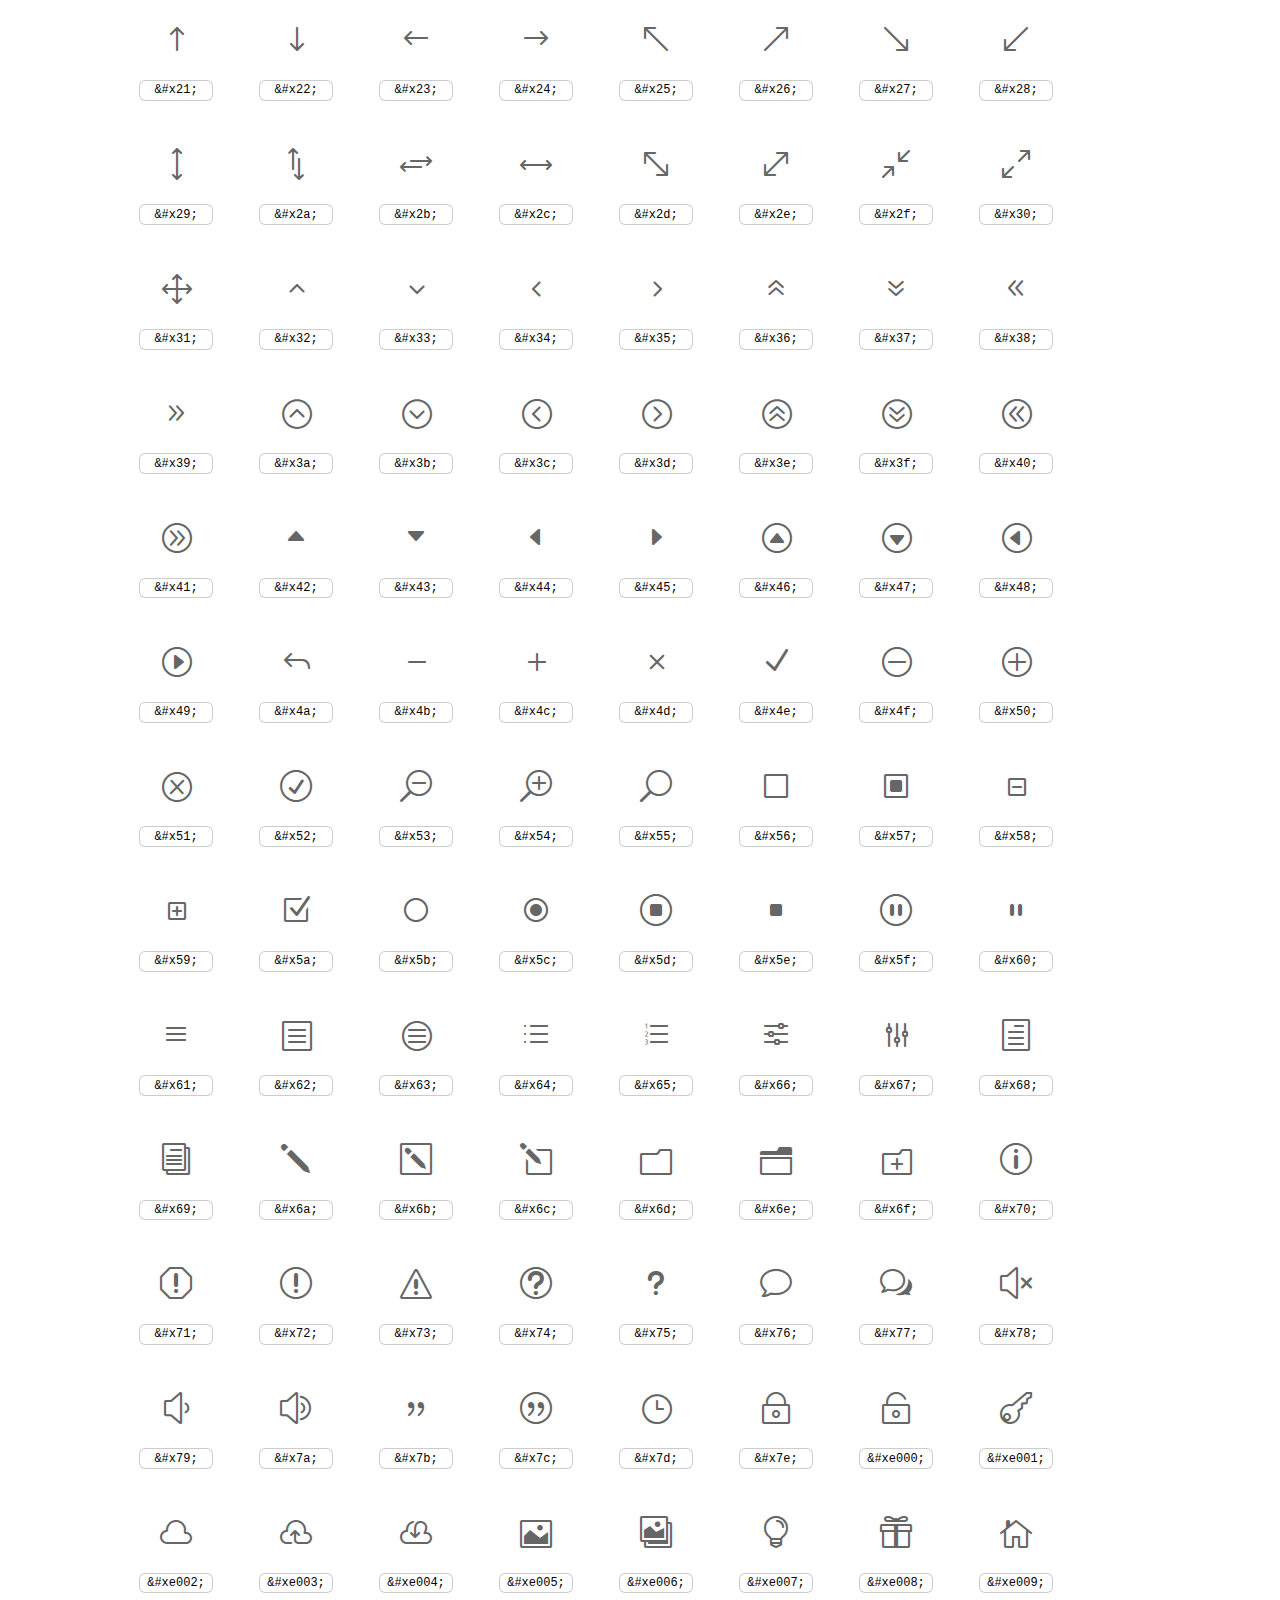
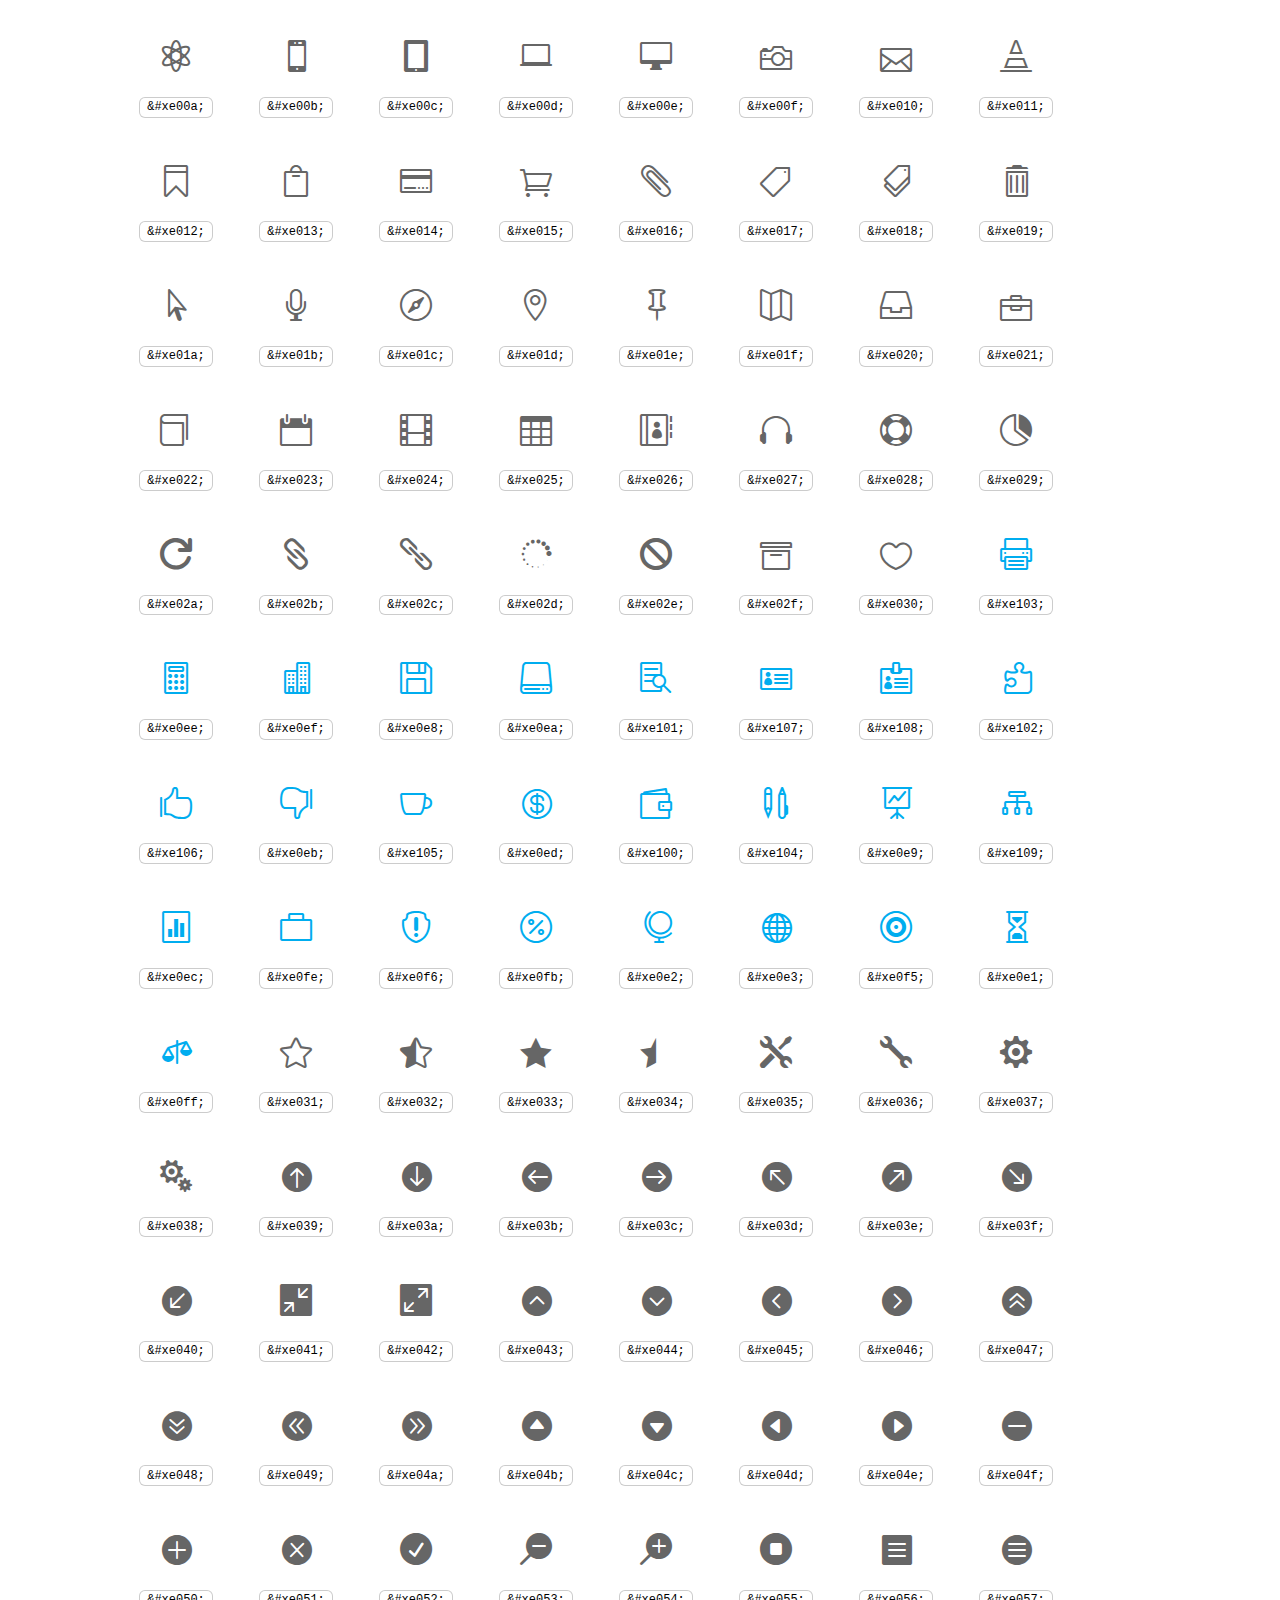
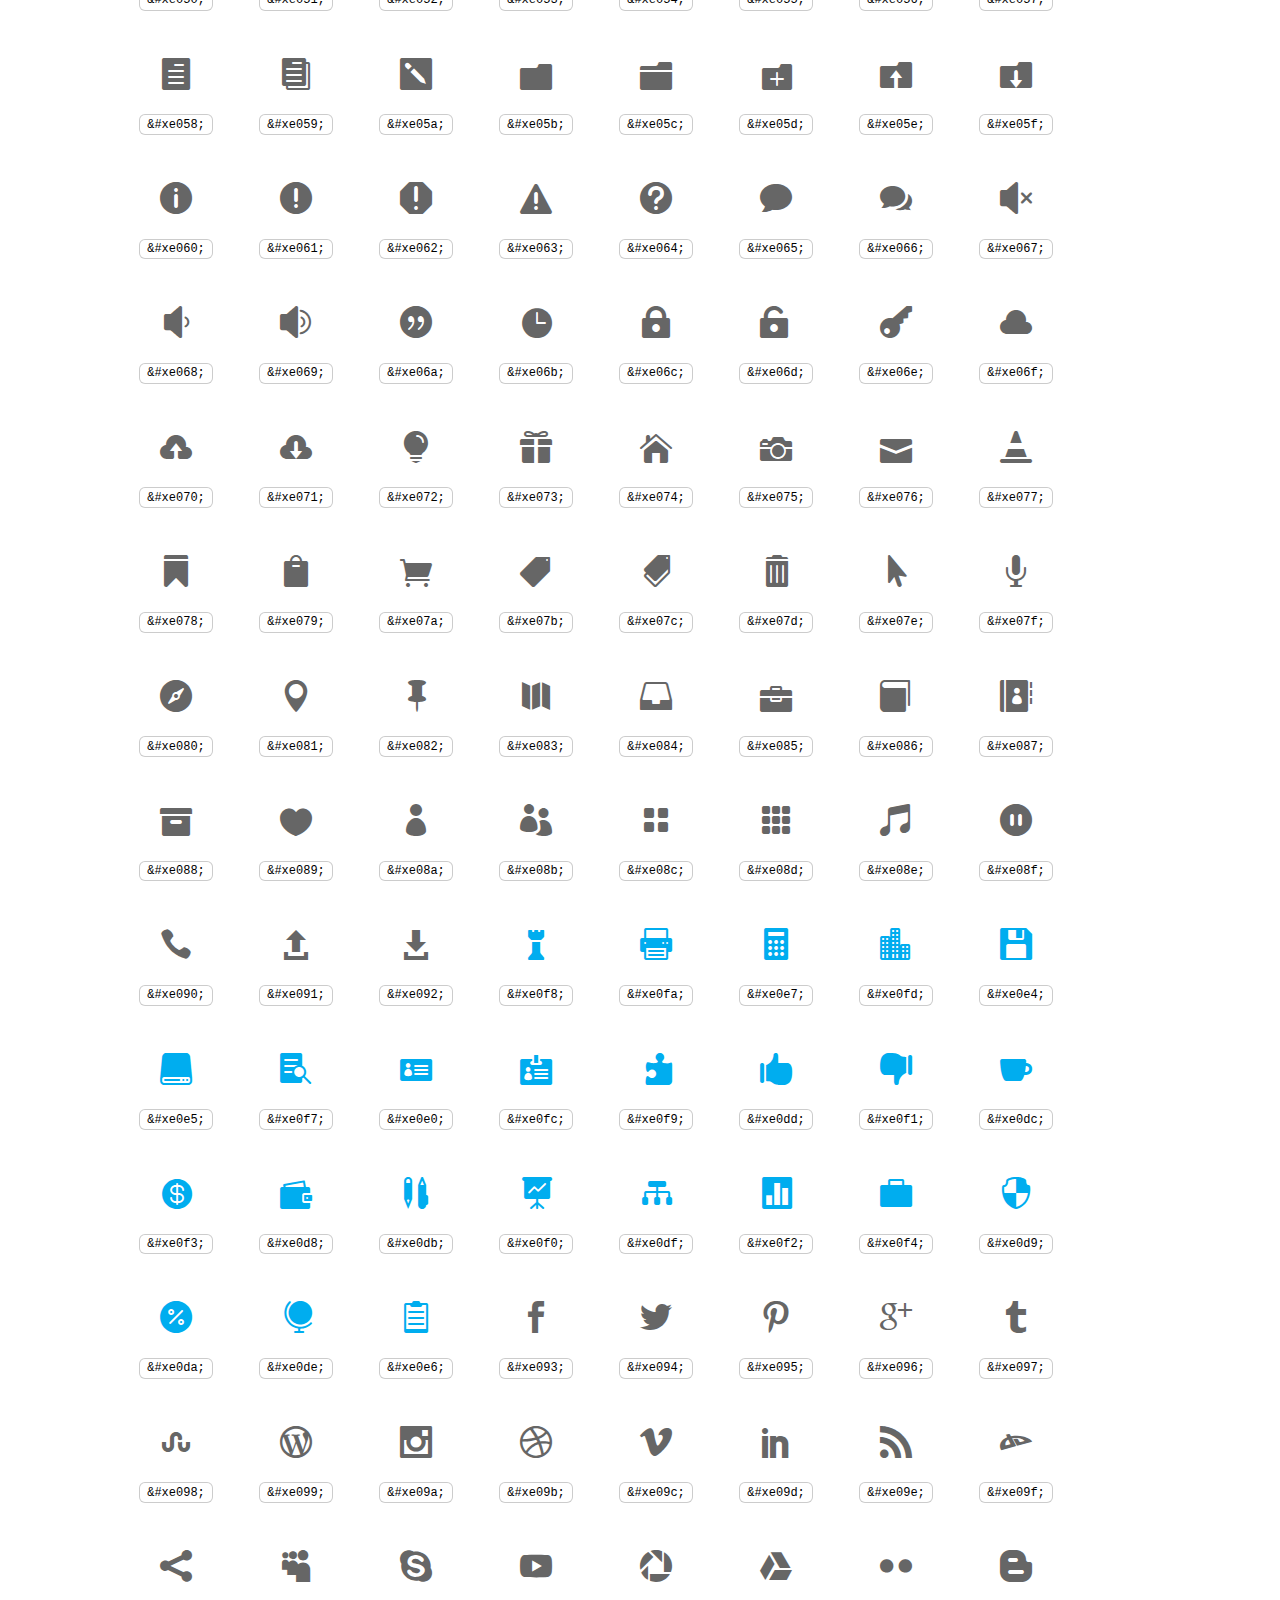
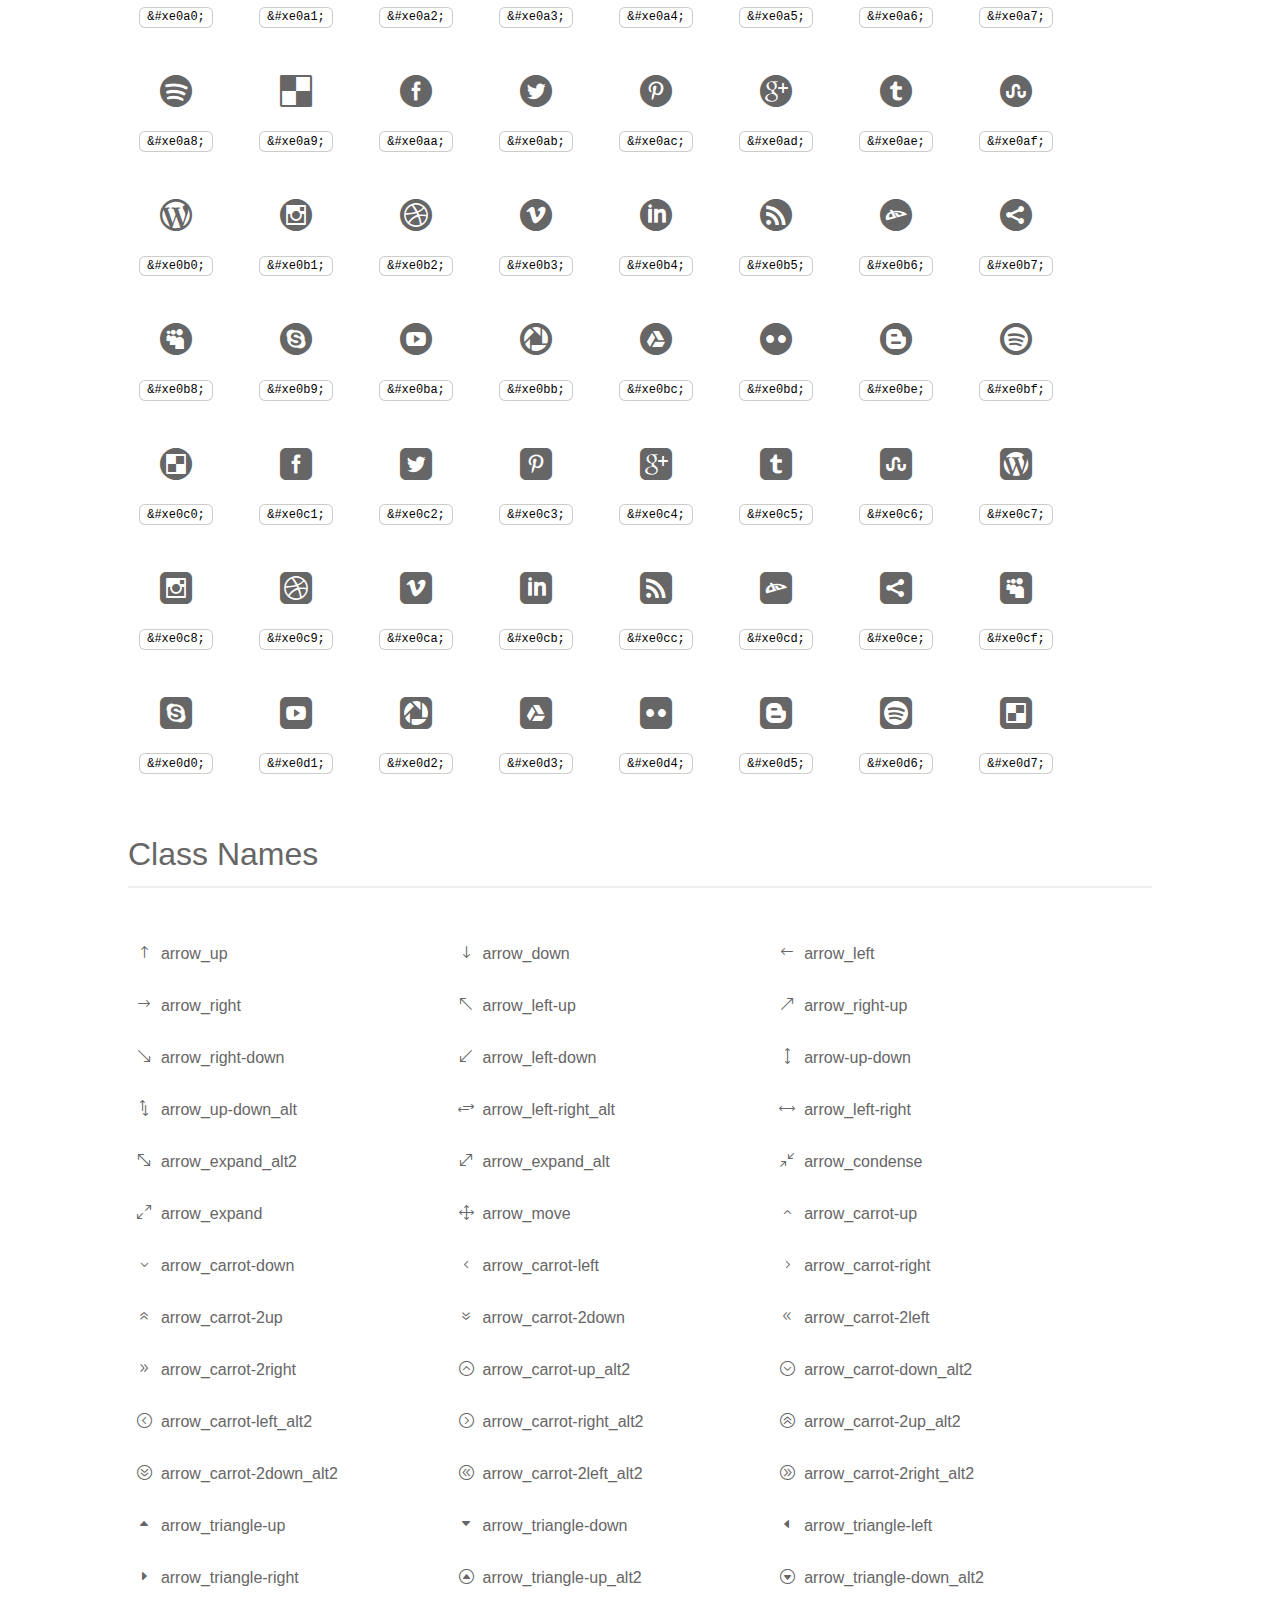
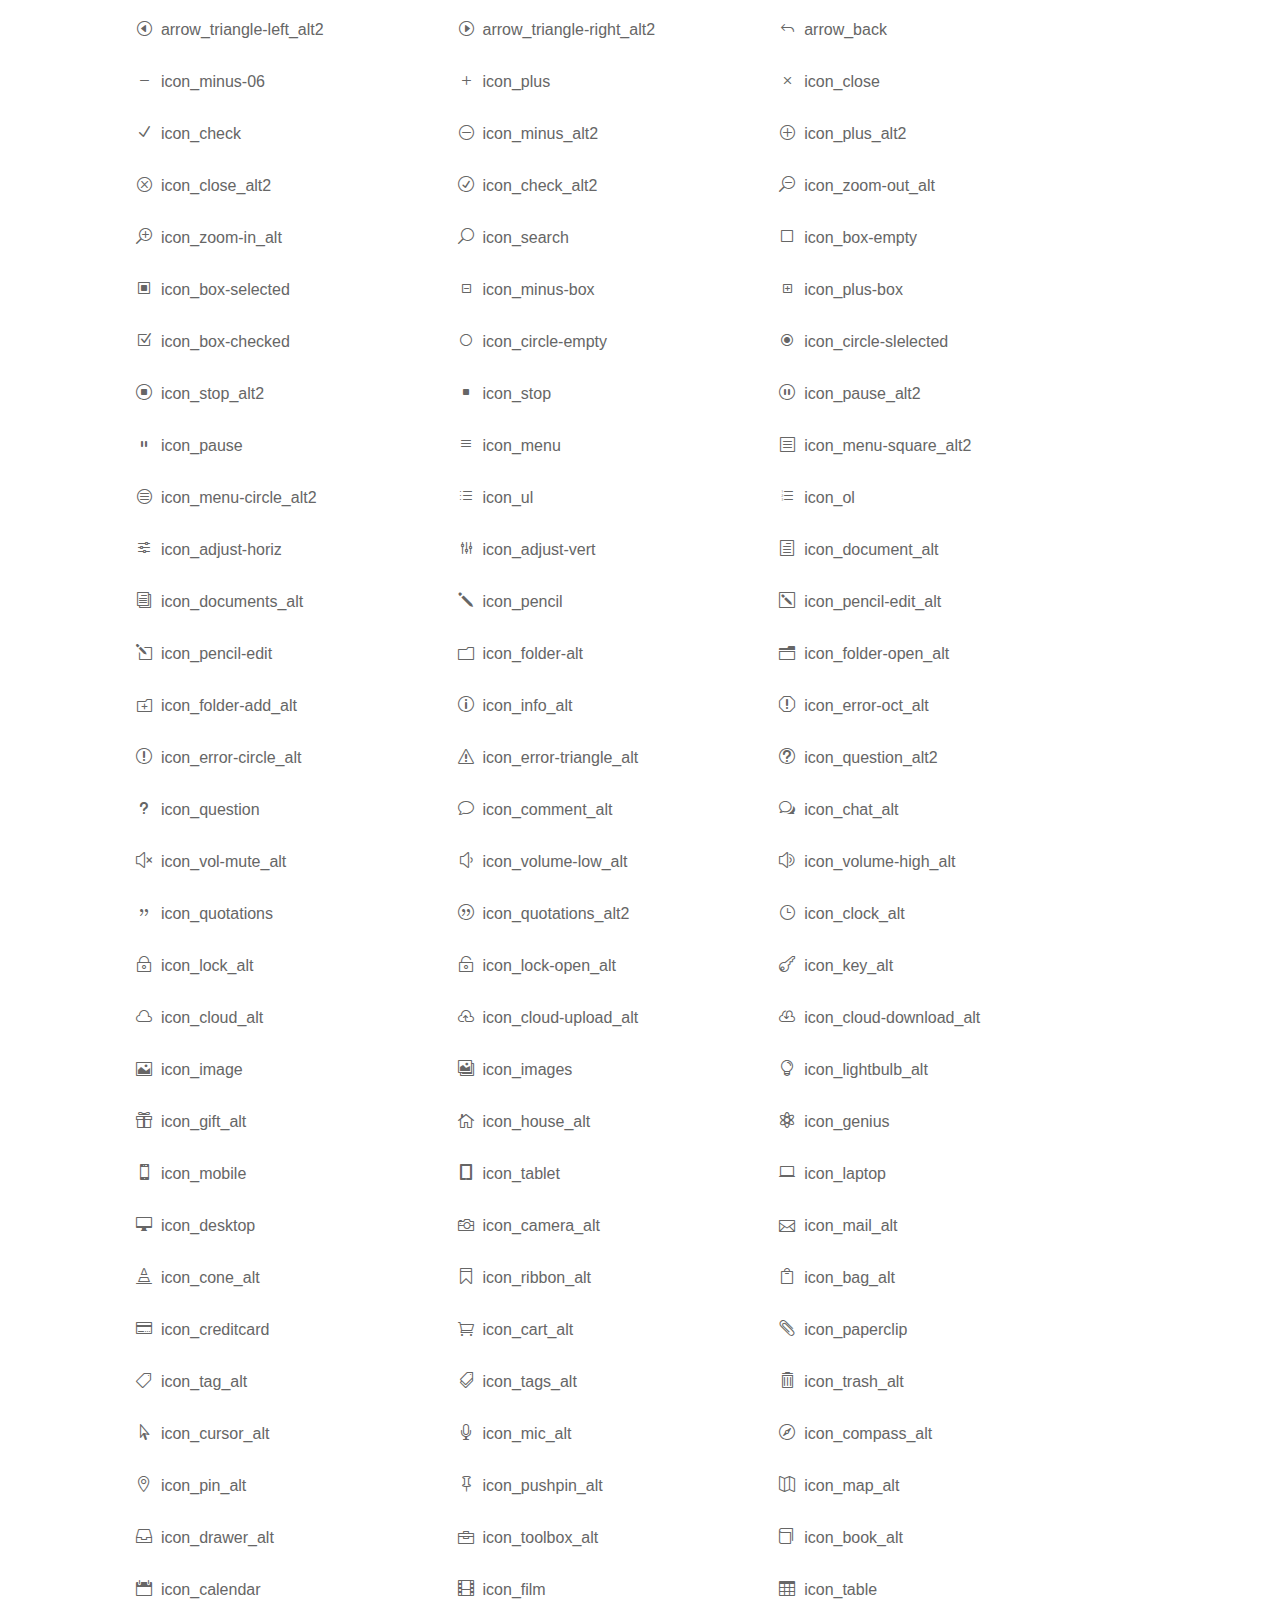
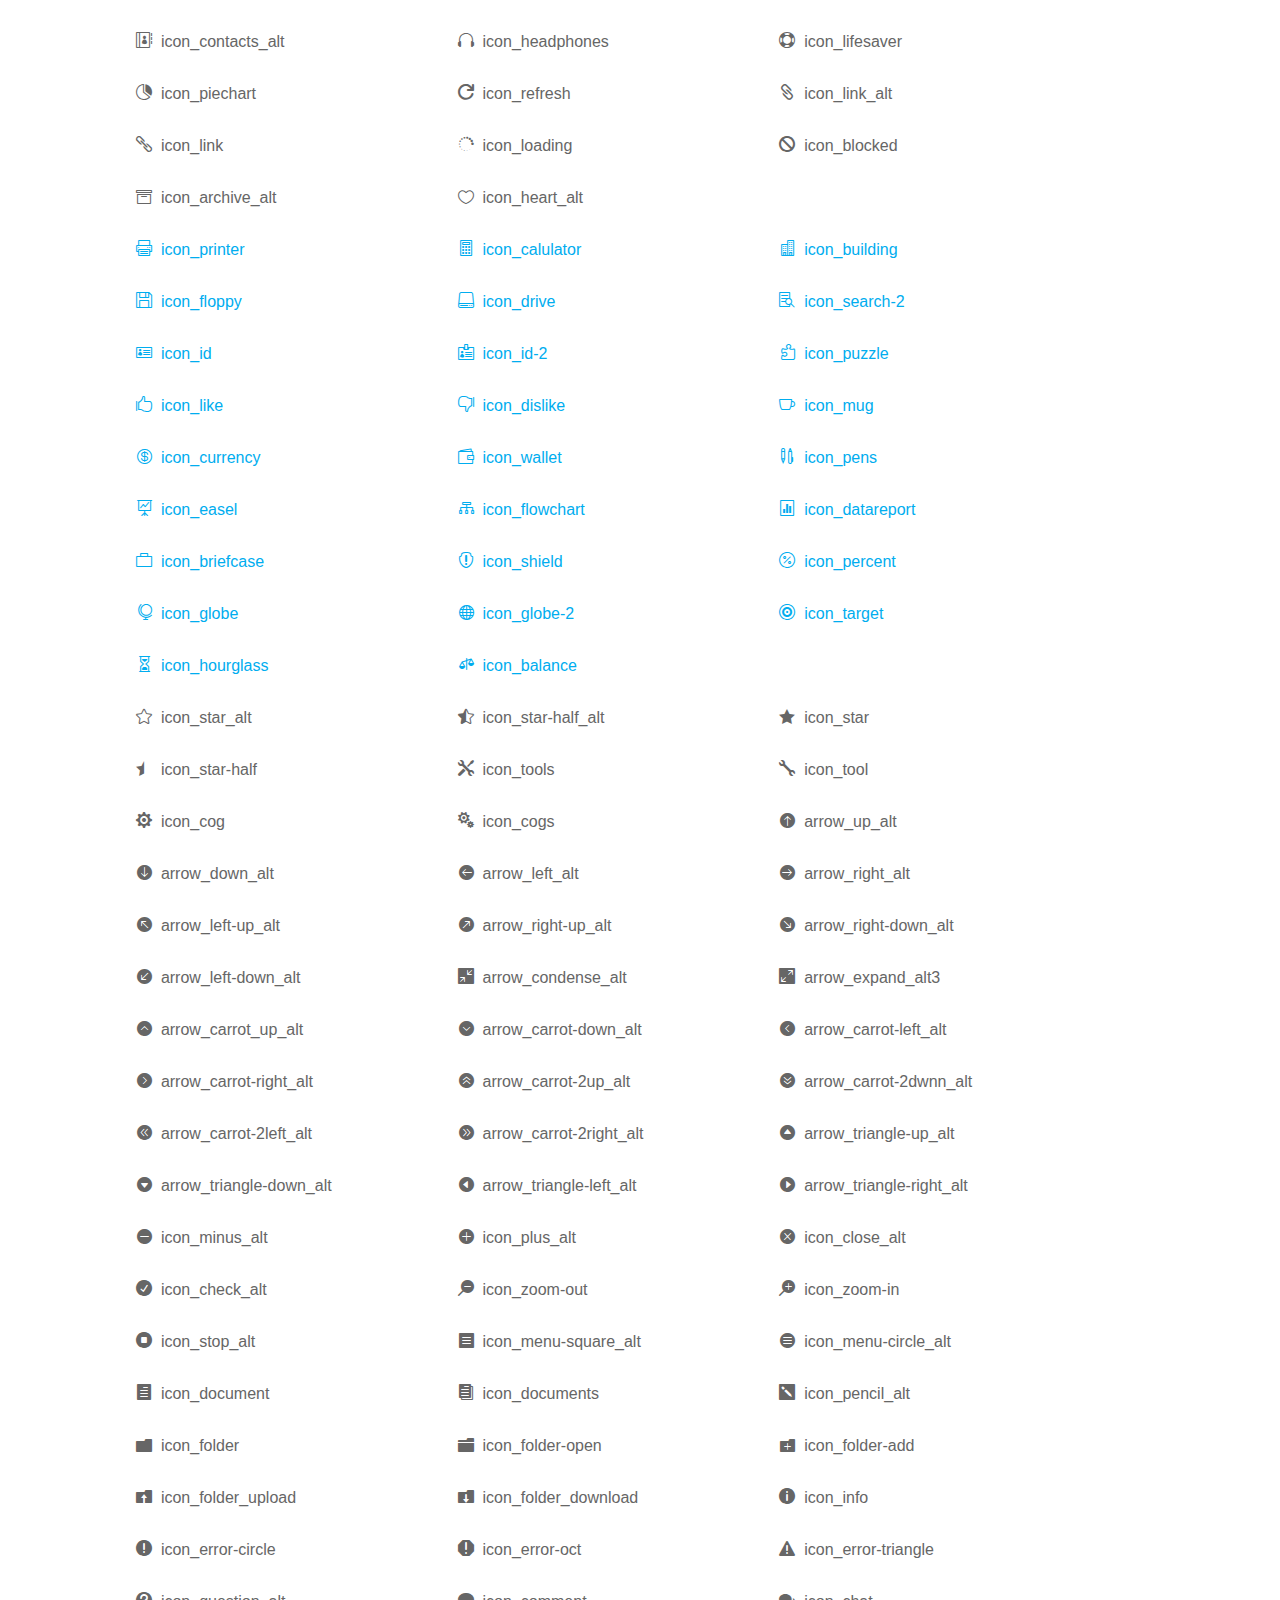
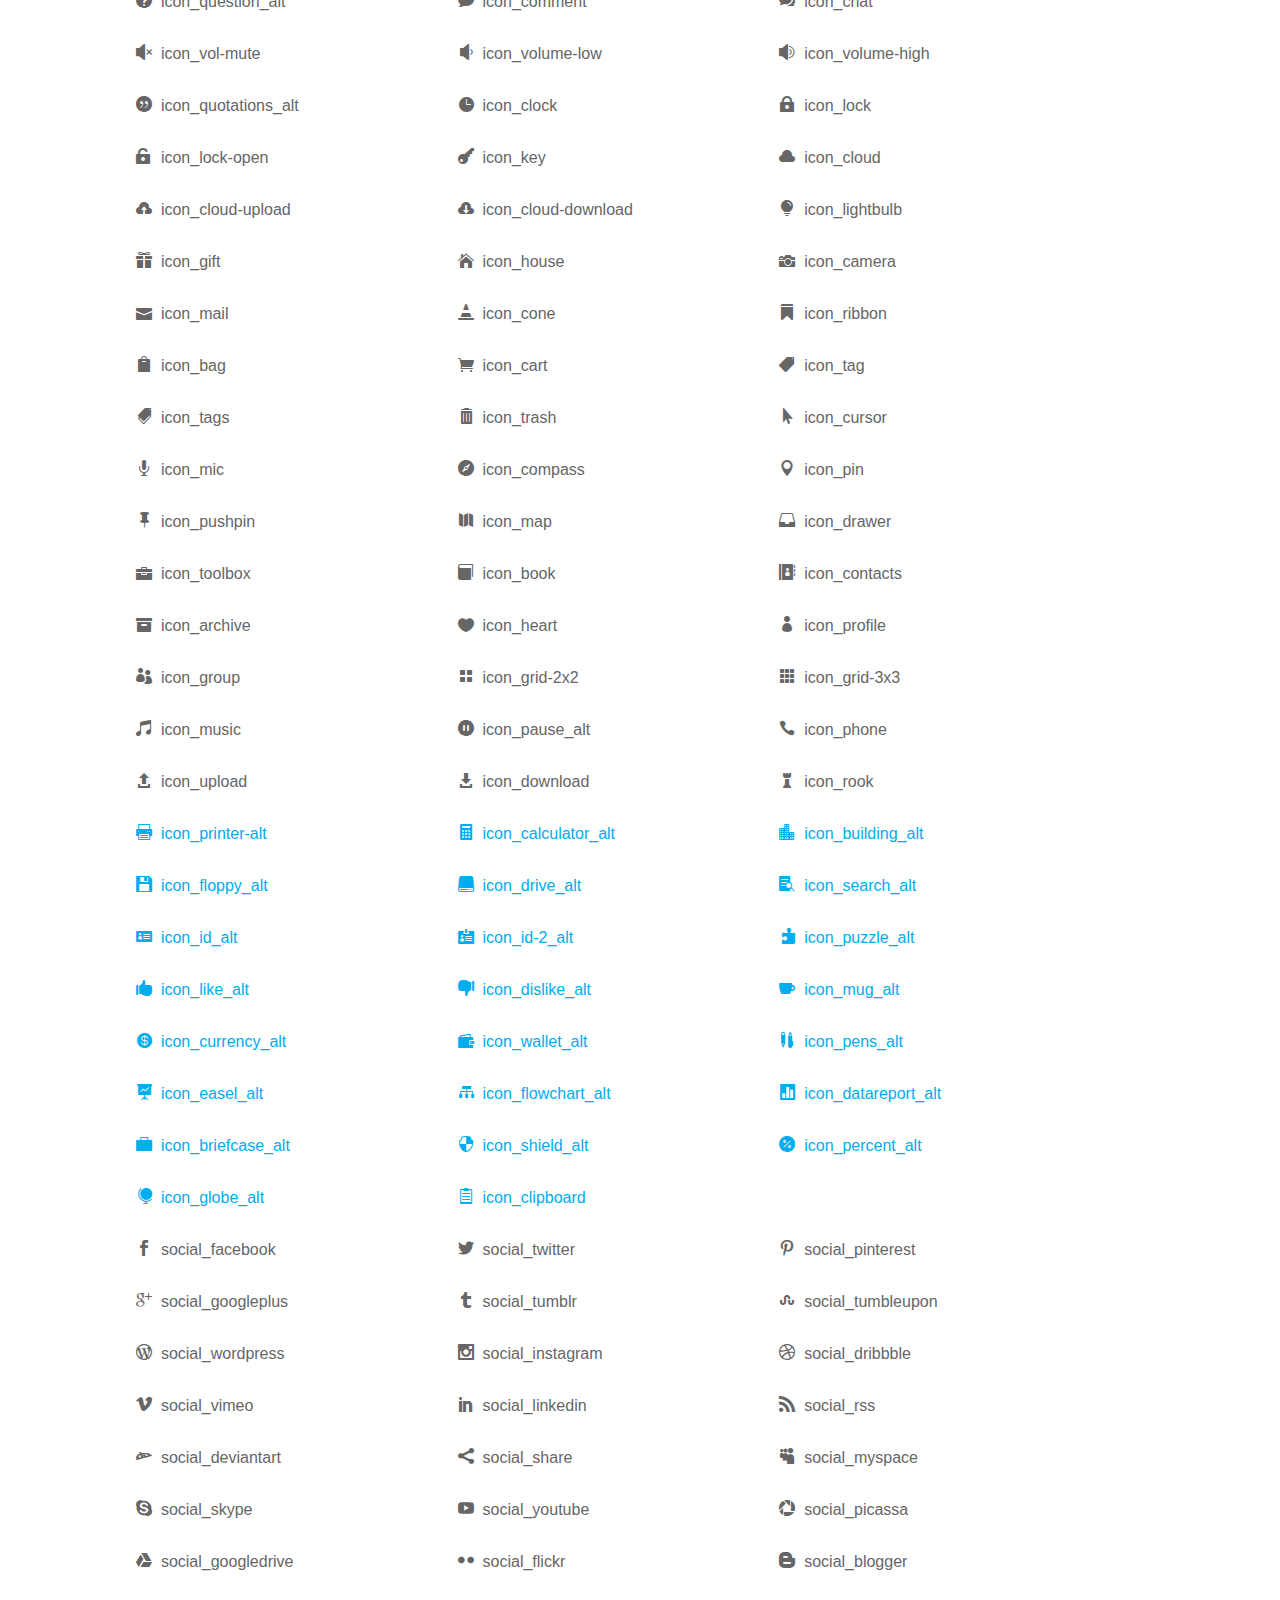
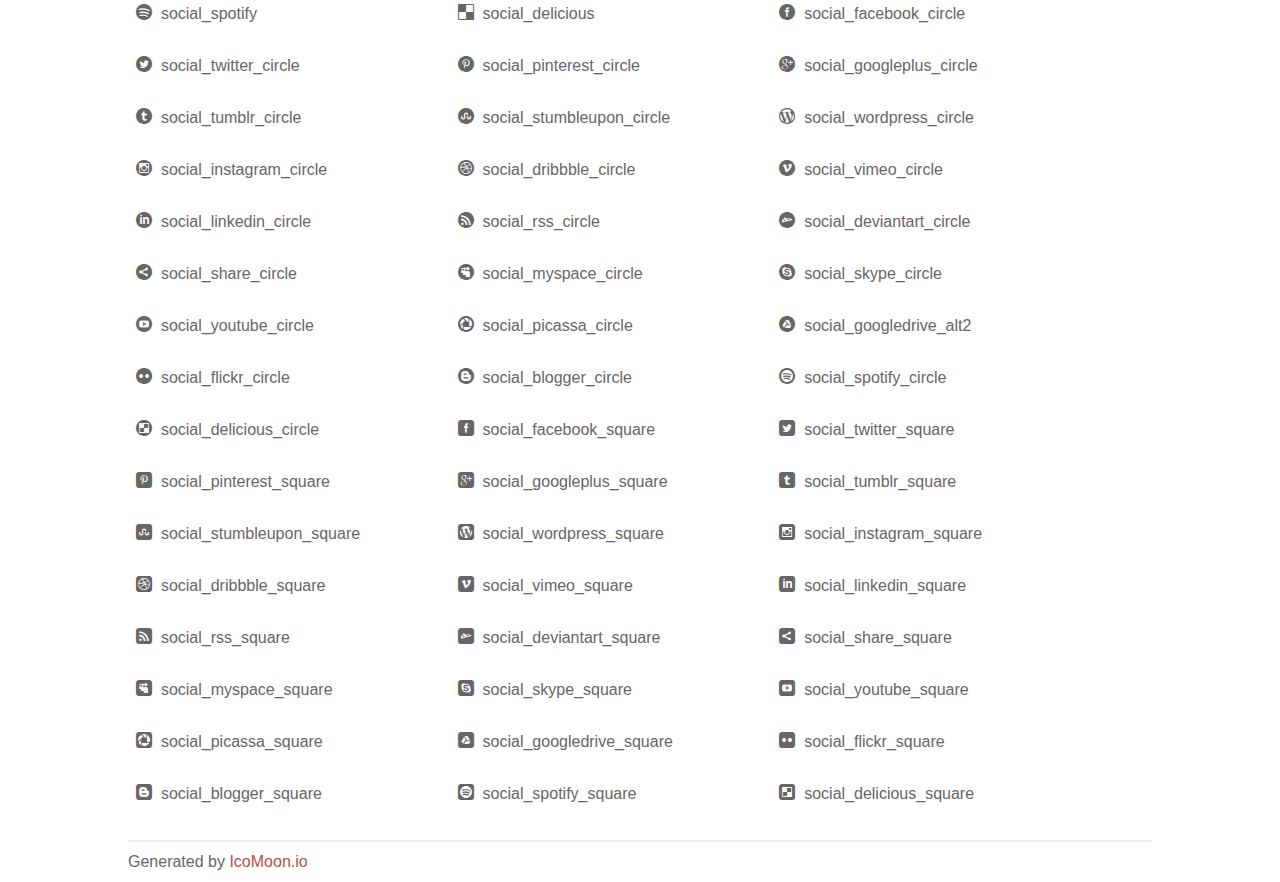
<file: fonts/elegant_font/HTML_CSS/index.html>
<!doctype html>
<html>
<head>
<title>Your Font/Glyphs</title>
<link rel="stylesheet" href="style.css" >
<!--[if lte IE 7]><script src="lte-ie7.js"></script><![endif]-->
<style>
	section, header, footer {display: block;}
	body {
		font-family: sans-serif;
		color: #666;
		line-height: 1.5;
		font-size: 1em;
	}
	* {
		-moz-box-sizing: border-box;
		-webkit-box-sizing: border-box;
		box-sizing: border-box;
		margin: 0;
		padding: 0;
	}
	.glyph {
		float: left;
		text-align: center;
		padding: .75em;
		margin: .4em 1.5em .75em 0;
		width: 6em;
		text-shadow: none;
	}
	
	.glyph input {
		font-family: consolas, monospace;
		font-size: 12px;
		width: 100%;
		text-align: center;
		border: 0;
		box-shadow: 0 0 0 1px #ccc;
		padding: .2em;
                -moz-border-radius: 5px;
                -webkit-border-radius: 5px;
	}
	
	

	.new {
		color:#00adef !important;
	}

	
	.w-main {
		width: 80%;
	}
	.centered {
		margin-left: auto;
		margin-right: auto;
	}
	.fs1 {
		font-size: 2em;
	}
	header {
		margin: 2em 0;
		padding-bottom: .5em;
		color: #666;
		box-shadow: 0 2px #eee;
	}
	header h1 {
		font-size: 2em;
		font-weight: normal;
	}
	.clearfix:before, .clearfix:after { content: ""; display: table; }
	.clearfix:after, .clear { clear: both; }
	footer {
		margin-top: 2em;
		padding: .5em 0;
		box-shadow: 0 -2px #eee;
	}
	a, a:visited {
		color: #B35047;
		text-decoration: none;
	}
	a:hover, a:focus {color: #000;}
	
	.box1 {
		font-size: 16px;
		display: inline-block;
		width: 30%;
		padding: .25em .5em;
		margin: 20px 10px 0 0;
	}
</style>
</head>
<body>
	<div class="w-main centered">
	<section class="mtm clearfix" id="glyphs">
	<div class="glyph">
		<div class="fs1" aria-hidden="true" data-icon="&#x21;"></div>
		<input type="text" readonly value="&amp;#x21;" >
	</div>
	<div class="glyph">
		<div class="fs1" aria-hidden="true" data-icon="&#x22;"></div>
		<input type="text" readonly value="&amp;#x22;" >
	</div>
	<div class="glyph">
		<div class="fs1" aria-hidden="true" data-icon="&#x23;"></div>
		<input type="text" readonly value="&amp;#x23;" >
	</div>
	<div class="glyph">
		<div class="fs1" aria-hidden="true" data-icon="&#x24;"></div>
		<input type="text" readonly value="&amp;#x24;" >
	</div>
	<div class="glyph">
		<div class="fs1" aria-hidden="true" data-icon="&#x25;"></div>
		<input type="text" readonly value="&amp;#x25;" >
	</div>
	<div class="glyph">
		<div class="fs1" aria-hidden="true" data-icon="&#x26;"></div>
		<input type="text" readonly value="&amp;#x26;" >
	</div>
	<div class="glyph">
		<div class="fs1" aria-hidden="true" data-icon="&#x27;"></div>
		<input type="text" readonly value="&amp;#x27;" >
	</div>
	<div class="glyph">
		<div class="fs1" aria-hidden="true" data-icon="&#x28;"></div>
		<input type="text" readonly value="&amp;#x28;" >
	</div>
	<div class="glyph">
		<div class="fs1" aria-hidden="true" data-icon="&#x29;"></div>
		<input type="text" readonly value="&amp;#x29;" >
	</div>
	<div class="glyph">
		<div class="fs1" aria-hidden="true" data-icon="&#x2a;"></div>
		<input type="text" readonly value="&amp;#x2a;" >
	</div>
	<div class="glyph">
		<div class="fs1" aria-hidden="true" data-icon="&#x2b;"></div>
		<input type="text" readonly value="&amp;#x2b;" >
	</div>
	<div class="glyph">
		<div class="fs1" aria-hidden="true" data-icon="&#x2c;"></div>
		<input type="text" readonly value="&amp;#x2c;" >
	</div>
	<div class="glyph">
		<div class="fs1" aria-hidden="true" data-icon="&#x2d;"></div>
		<input type="text" readonly value="&amp;#x2d;" >
	</div>
	<div class="glyph">
		<div class="fs1" aria-hidden="true" data-icon="&#x2e;"></div>
		<input type="text" readonly value="&amp;#x2e;" >
	</div>
	<div class="glyph">
		<div class="fs1" aria-hidden="true" data-icon="&#x2f;"></div>
		<input type="text" readonly value="&amp;#x2f;" >
	</div>
	<div class="glyph">
		<div class="fs1" aria-hidden="true" data-icon="&#x30;"></div>
		<input type="text" readonly value="&amp;#x30;" >
	</div>
	<div class="glyph">
		<div class="fs1" aria-hidden="true" data-icon="&#x31;"></div>
		<input type="text" readonly value="&amp;#x31;" >
	</div>
	<div class="glyph">
		<div class="fs1" aria-hidden="true" data-icon="&#x32;"></div>
		<input type="text" readonly value="&amp;#x32;" >
	</div>
	<div class="glyph">
		<div class="fs1" aria-hidden="true" data-icon="&#x33;"></div>
		<input type="text" readonly value="&amp;#x33;" >
	</div>
	<div class="glyph">
		<div class="fs1" aria-hidden="true" data-icon="&#x34;"></div>
		<input type="text" readonly value="&amp;#x34;" >
	</div>
	<div class="glyph">
		<div class="fs1" aria-hidden="true" data-icon="&#x35;"></div>
		<input type="text" readonly value="&amp;#x35;" >
	</div>
	<div class="glyph">
		<div class="fs1" aria-hidden="true" data-icon="&#x36;"></div>
		<input type="text" readonly value="&amp;#x36;" >
	</div>
	<div class="glyph">
		<div class="fs1" aria-hidden="true" data-icon="&#x37;"></div>
		<input type="text" readonly value="&amp;#x37;" >
	</div>
	<div class="glyph">
		<div class="fs1" aria-hidden="true" data-icon="&#x38;"></div>
		<input type="text" readonly value="&amp;#x38;" >
	</div>
	<div class="glyph">
		<div class="fs1" aria-hidden="true" data-icon="&#x39;"></div>
		<input type="text" readonly value="&amp;#x39;" >
	</div>
	<div class="glyph">
		<div class="fs1" aria-hidden="true" data-icon="&#x3a;"></div>
		<input type="text" readonly value="&amp;#x3a;" >
	</div>
	<div class="glyph">
		<div class="fs1" aria-hidden="true" data-icon="&#x3b;"></div>
		<input type="text" readonly value="&amp;#x3b;" >
	</div>
	<div class="glyph">
		<div class="fs1" aria-hidden="true" data-icon="&#x3c;"></div>
		<input type="text" readonly value="&amp;#x3c;" >
	</div>
	<div class="glyph">
		<div class="fs1" aria-hidden="true" data-icon="&#x3d;"></div>
		<input type="text" readonly value="&amp;#x3d;" >
	</div>
	<div class="glyph">
		<div class="fs1" aria-hidden="true" data-icon="&#x3e;"></div>
		<input type="text" readonly value="&amp;#x3e;" >
	</div>
	<div class="glyph">
		<div class="fs1" aria-hidden="true" data-icon="&#x3f;"></div>
		<input type="text" readonly value="&amp;#x3f;" >
	</div>
	<div class="glyph">
		<div class="fs1" aria-hidden="true" data-icon="&#x40;"></div>
		<input type="text" readonly value="&amp;#x40;" >
	</div>
	<div class="glyph">
		<div class="fs1" aria-hidden="true" data-icon="&#x41;"></div>
		<input type="text" readonly value="&amp;#x41;" >
	</div>
	<div class="glyph">
		<div class="fs1" aria-hidden="true" data-icon="&#x42;"></div>
		<input type="text" readonly value="&amp;#x42;" >
	</div>
	<div class="glyph">
		<div class="fs1" aria-hidden="true" data-icon="&#x43;"></div>
		<input type="text" readonly value="&amp;#x43;" >
	</div>
	<div class="glyph">
		<div class="fs1" aria-hidden="true" data-icon="&#x44;"></div>
		<input type="text" readonly value="&amp;#x44;" >
	</div>
	<div class="glyph">
		<div class="fs1" aria-hidden="true" data-icon="&#x45;"></div>
		<input type="text" readonly value="&amp;#x45;" >
	</div>
	<div class="glyph">
		<div class="fs1" aria-hidden="true" data-icon="&#x46;"></div>
		<input type="text" readonly value="&amp;#x46;" >
	</div>
	<div class="glyph">
		<div class="fs1" aria-hidden="true" data-icon="&#x47;"></div>
		<input type="text" readonly value="&amp;#x47;" >
	</div>
	<div class="glyph">
		<div class="fs1" aria-hidden="true" data-icon="&#x48;"></div>
		<input type="text" readonly value="&amp;#x48;" >
	</div>
	<div class="glyph">
		<div class="fs1" aria-hidden="true" data-icon="&#x49;"></div>
		<input type="text" readonly value="&amp;#x49;" >
	</div>
	<div class="glyph">
		<div class="fs1" aria-hidden="true" data-icon="&#x4a;"></div>
		<input type="text" readonly value="&amp;#x4a;" >
	</div>
	<div class="glyph">
		<div class="fs1" aria-hidden="true" data-icon="&#x4b;"></div>
		<input type="text" readonly value="&amp;#x4b;" >
	</div>
	<div class="glyph">
		<div class="fs1" aria-hidden="true" data-icon="&#x4c;"></div>
		<input type="text" readonly value="&amp;#x4c;" >
	</div>
	<div class="glyph">
		<div class="fs1" aria-hidden="true" data-icon="&#x4d;"></div>
		<input type="text" readonly value="&amp;#x4d;" >
	</div>
	<div class="glyph">
		<div class="fs1" aria-hidden="true" data-icon="&#x4e;"></div>
		<input type="text" readonly value="&amp;#x4e;" >
	</div>
	<div class="glyph">
		<div class="fs1" aria-hidden="true" data-icon="&#x4f;"></div>
		<input type="text" readonly value="&amp;#x4f;" >
	</div>
	<div class="glyph">
		<div class="fs1" aria-hidden="true" data-icon="&#x50;"></div>
		<input type="text" readonly value="&amp;#x50;" >
	</div>
	<div class="glyph">
		<div class="fs1" aria-hidden="true" data-icon="&#x51;"></div>
		<input type="text" readonly value="&amp;#x51;" >
	</div>
	<div class="glyph">
		<div class="fs1" aria-hidden="true" data-icon="&#x52;"></div>
		<input type="text" readonly value="&amp;#x52;" >
	</div>
	<div class="glyph">
		<div class="fs1" aria-hidden="true" data-icon="&#x53;"></div>
		<input type="text" readonly value="&amp;#x53;" >
	</div>
	<div class="glyph">
		<div class="fs1" aria-hidden="true" data-icon="&#x54;"></div>
		<input type="text" readonly value="&amp;#x54;" >
	</div>
	<div class="glyph">
		<div class="fs1" aria-hidden="true" data-icon="&#x55;"></div>
		<input type="text" readonly value="&amp;#x55;" >
	</div>
	<div class="glyph">
		<div class="fs1" aria-hidden="true" data-icon="&#x56;"></div>
		<input type="text" readonly value="&amp;#x56;" >
	</div>
	<div class="glyph">
		<div class="fs1" aria-hidden="true" data-icon="&#x57;"></div>
		<input type="text" readonly value="&amp;#x57;" >
	</div>
	<div class="glyph">
		<div class="fs1" aria-hidden="true" data-icon="&#x58;"></div>
		<input type="text" readonly value="&amp;#x58;" >
	</div>
	<div class="glyph">
		<div class="fs1" aria-hidden="true" data-icon="&#x59;"></div>
		<input type="text" readonly value="&amp;#x59;" >
	</div>
	<div class="glyph">
		<div class="fs1" aria-hidden="true" data-icon="&#x5a;"></div>
		<input type="text" readonly value="&amp;#x5a;" >
	</div>
	<div class="glyph">
		<div class="fs1" aria-hidden="true" data-icon="&#x5b;"></div>
		<input type="text" readonly value="&amp;#x5b;" >
	</div>
	<div class="glyph">
		<div class="fs1" aria-hidden="true" data-icon="&#x5c;"></div>
		<input type="text" readonly value="&amp;#x5c;" >
	</div>
	<div class="glyph">
		<div class="fs1" aria-hidden="true" data-icon="&#x5d;"></div>
		<input type="text" readonly value="&amp;#x5d;" >
	</div>
	<div class="glyph">
		<div class="fs1" aria-hidden="true" data-icon="&#x5e;"></div>
		<input type="text" readonly value="&amp;#x5e;" >
	</div>
	<div class="glyph">
		<div class="fs1" aria-hidden="true" data-icon="&#x5f;"></div>
		<input type="text" readonly value="&amp;#x5f;" >
	</div>
	<div class="glyph">
		<div class="fs1" aria-hidden="true" data-icon="&#x60;"></div>
		<input type="text" readonly value="&amp;#x60;" >
	</div>
	<div class="glyph">
		<div class="fs1" aria-hidden="true" data-icon="&#x61;"></div>
		<input type="text" readonly value="&amp;#x61;" >
	</div>
	<div class="glyph">
		<div class="fs1" aria-hidden="true" data-icon="&#x62;"></div>
		<input type="text" readonly value="&amp;#x62;" >
	</div>
	<div class="glyph">
		<div class="fs1" aria-hidden="true" data-icon="&#x63;"></div>
		<input type="text" readonly value="&amp;#x63;" >
	</div>
	<div class="glyph">
		<div class="fs1" aria-hidden="true" data-icon="&#x64;"></div>
		<input type="text" readonly value="&amp;#x64;" >
	</div>
	<div class="glyph">
		<div class="fs1" aria-hidden="true" data-icon="&#x65;"></div>
		<input type="text" readonly value="&amp;#x65;" >
	</div>
	<div class="glyph">
		<div class="fs1" aria-hidden="true" data-icon="&#x66;"></div>
		<input type="text" readonly value="&amp;#x66;" >
	</div>
	<div class="glyph">
		<div class="fs1" aria-hidden="true" data-icon="&#x67;"></div>
		<input type="text" readonly value="&amp;#x67;" >
	</div>
	<div class="glyph">
		<div class="fs1" aria-hidden="true" data-icon="&#x68;"></div>
		<input type="text" readonly value="&amp;#x68;" >
	</div>
	<div class="glyph">
		<div class="fs1" aria-hidden="true" data-icon="&#x69;"></div>
		<input type="text" readonly value="&amp;#x69;" >
	</div>
	<div class="glyph">
		<div class="fs1" aria-hidden="true" data-icon="&#x6a;"></div>
		<input type="text" readonly value="&amp;#x6a;" >
	</div>
	<div class="glyph">
		<div class="fs1" aria-hidden="true" data-icon="&#x6b;"></div>
		<input type="text" readonly value="&amp;#x6b;" >
	</div>
	<div class="glyph">
		<div class="fs1" aria-hidden="true" data-icon="&#x6c;"></div>
		<input type="text" readonly value="&amp;#x6c;" >
	</div>
	<div class="glyph">
		<div class="fs1" aria-hidden="true" data-icon="&#x6d;"></div>
		<input type="text" readonly value="&amp;#x6d;" >
	</div>
	<div class="glyph">
		<div class="fs1" aria-hidden="true" data-icon="&#x6e;"></div>
		<input type="text" readonly value="&amp;#x6e;" >
	</div>
	<div class="glyph">
		<div class="fs1" aria-hidden="true" data-icon="&#x6f;"></div>
		<input type="text" readonly value="&amp;#x6f;" >
	</div>
	<div class="glyph">
		<div class="fs1" aria-hidden="true" data-icon="&#x70;"></div>
		<input type="text" readonly value="&amp;#x70;" >
	</div>
	<div class="glyph">
		<div class="fs1" aria-hidden="true" data-icon="&#x71;"></div>
		<input type="text" readonly value="&amp;#x71;" >
	</div>
	<div class="glyph">
		<div class="fs1" aria-hidden="true" data-icon="&#x72;"></div>
		<input type="text" readonly value="&amp;#x72;" >
	</div>
	<div class="glyph">
		<div class="fs1" aria-hidden="true" data-icon="&#x73;"></div>
		<input type="text" readonly value="&amp;#x73;" >
	</div>
	<div class="glyph">
		<div class="fs1" aria-hidden="true" data-icon="&#x74;"></div>
		<input type="text" readonly value="&amp;#x74;" >
	</div>
	<div class="glyph">
		<div class="fs1" aria-hidden="true" data-icon="&#x75;"></div>
		<input type="text" readonly value="&amp;#x75;" >
	</div>
	<div class="glyph">
		<div class="fs1" aria-hidden="true" data-icon="&#x76;"></div>
		<input type="text" readonly value="&amp;#x76;" >
	</div>
	<div class="glyph">
		<div class="fs1" aria-hidden="true" data-icon="&#x77;"></div>
		<input type="text" readonly value="&amp;#x77;" >
	</div>
	<div class="glyph">
		<div class="fs1" aria-hidden="true" data-icon="&#x78;"></div>
		<input type="text" readonly value="&amp;#x78;" >
	</div>
	<div class="glyph">
		<div class="fs1" aria-hidden="true" data-icon="&#x79;"></div>
		<input type="text" readonly value="&amp;#x79;" >
	</div>
	<div class="glyph">
		<div class="fs1" aria-hidden="true" data-icon="&#x7a;"></div>
		<input type="text" readonly value="&amp;#x7a;" >
	</div>
	<div class="glyph">
		<div class="fs1" aria-hidden="true" data-icon="&#x7b;"></div>
		<input type="text" readonly value="&amp;#x7b;" >
	</div>
	<div class="glyph">
		<div class="fs1" aria-hidden="true" data-icon="&#x7c;"></div>
		<input type="text" readonly value="&amp;#x7c;" >
	</div>
	<div class="glyph">
		<div class="fs1" aria-hidden="true" data-icon="&#x7d;"></div>
		<input type="text" readonly value="&amp;#x7d;" >
	</div>
	<div class="glyph">
		<div class="fs1" aria-hidden="true" data-icon="&#x7e;"></div>
		<input type="text" readonly value="&amp;#x7e;" >
	</div>
	<div class="glyph">
		<div class="fs1" aria-hidden="true" data-icon="&#xe000;"></div>
		<input type="text" readonly value="&amp;#xe000;" >
	</div>
	<div class="glyph">
		<div class="fs1" aria-hidden="true" data-icon="&#xe001;"></div>
		<input type="text" readonly value="&amp;#xe001;" >
	</div>
	<div class="glyph">
		<div class="fs1" aria-hidden="true" data-icon="&#xe002;"></div>
		<input type="text" readonly value="&amp;#xe002;" >
	</div>
	<div class="glyph">
		<div class="fs1" aria-hidden="true" data-icon="&#xe003;"></div>
		<input type="text" readonly value="&amp;#xe003;" >
	</div>
	<div class="glyph">
		<div class="fs1" aria-hidden="true" data-icon="&#xe004;"></div>
		<input type="text" readonly value="&amp;#xe004;" >
	</div>
	<div class="glyph">
		<div class="fs1" aria-hidden="true" data-icon="&#xe005;"></div>
		<input type="text" readonly value="&amp;#xe005;" >
	</div>
	<div class="glyph">
		<div class="fs1" aria-hidden="true" data-icon="&#xe006;"></div>
		<input type="text" readonly value="&amp;#xe006;" >
	</div>
	<div class="glyph">
		<div class="fs1" aria-hidden="true" data-icon="&#xe007;"></div>
		<input type="text" readonly value="&amp;#xe007;" >
	</div>
	<div class="glyph">
		<div class="fs1" aria-hidden="true" data-icon="&#xe008;"></div>
		<input type="text" readonly value="&amp;#xe008;" >
	</div>
	<div class="glyph">
		<div class="fs1" aria-hidden="true" data-icon="&#xe009;"></div>
		<input type="text" readonly value="&amp;#xe009;" >
	</div>
	<div class="glyph">
		<div class="fs1" aria-hidden="true" data-icon="&#xe00a;"></div>
		<input type="text" readonly value="&amp;#xe00a;" >
	</div>
	<div class="glyph">
		<div class="fs1" aria-hidden="true" data-icon="&#xe00b;"></div>
		<input type="text" readonly value="&amp;#xe00b;" >
	</div>
	<div class="glyph">
		<div class="fs1" aria-hidden="true" data-icon="&#xe00c;"></div>
		<input type="text" readonly value="&amp;#xe00c;" >
	</div>
	<div class="glyph">
		<div class="fs1" aria-hidden="true" data-icon="&#xe00d;"></div>
		<input type="text" readonly value="&amp;#xe00d;" >
	</div>
	<div class="glyph">
		<div class="fs1" aria-hidden="true" data-icon="&#xe00e;"></div>
		<input type="text" readonly value="&amp;#xe00e;" >
	</div>
	<div class="glyph">
		<div class="fs1" aria-hidden="true" data-icon="&#xe00f;"></div>
		<input type="text" readonly value="&amp;#xe00f;" >
	</div>
	<div class="glyph">
		<div class="fs1" aria-hidden="true" data-icon="&#xe010;"></div>
		<input type="text" readonly value="&amp;#xe010;" >
	</div>
	<div class="glyph">
		<div class="fs1" aria-hidden="true" data-icon="&#xe011;"></div>
		<input type="text" readonly value="&amp;#xe011;" >
	</div>
	<div class="glyph">
		<div class="fs1" aria-hidden="true" data-icon="&#xe012;"></div>
		<input type="text" readonly value="&amp;#xe012;" >
	</div>
	<div class="glyph">
		<div class="fs1" aria-hidden="true" data-icon="&#xe013;"></div>
		<input type="text" readonly value="&amp;#xe013;" >
	</div>
	<div class="glyph">
		<div class="fs1" aria-hidden="true" data-icon="&#xe014;"></div>
		<input type="text" readonly value="&amp;#xe014;" >
	</div>
	<div class="glyph">
		<div class="fs1" aria-hidden="true" data-icon="&#xe015;"></div>
		<input type="text" readonly value="&amp;#xe015;" >
	</div>
	<div class="glyph">
		<div class="fs1" aria-hidden="true" data-icon="&#xe016;"></div>
		<input type="text" readonly value="&amp;#xe016;" >
	</div>
	<div class="glyph">
		<div class="fs1" aria-hidden="true" data-icon="&#xe017;"></div>
		<input type="text" readonly value="&amp;#xe017;" >
	</div>
	<div class="glyph">
		<div class="fs1" aria-hidden="true" data-icon="&#xe018;"></div>
		<input type="text" readonly value="&amp;#xe018;" >
	</div>
	<div class="glyph">
		<div class="fs1" aria-hidden="true" data-icon="&#xe019;"></div>
		<input type="text" readonly value="&amp;#xe019;" >
	</div>
	<div class="glyph">
		<div class="fs1" aria-hidden="true" data-icon="&#xe01a;"></div>
		<input type="text" readonly value="&amp;#xe01a;" >
	</div>
	<div class="glyph">
		<div class="fs1" aria-hidden="true" data-icon="&#xe01b;"></div>
		<input type="text" readonly value="&amp;#xe01b;" >
	</div>
	<div class="glyph">
		<div class="fs1" aria-hidden="true" data-icon="&#xe01c;"></div>
		<input type="text" readonly value="&amp;#xe01c;" >
	</div>
	<div class="glyph">
		<div class="fs1" aria-hidden="true" data-icon="&#xe01d;"></div>
		<input type="text" readonly value="&amp;#xe01d;" >
	</div>
	<div class="glyph">
		<div class="fs1" aria-hidden="true" data-icon="&#xe01e;"></div>
		<input type="text" readonly value="&amp;#xe01e;" >
	</div>
	<div class="glyph">
		<div class="fs1" aria-hidden="true" data-icon="&#xe01f;"></div>
		<input type="text" readonly value="&amp;#xe01f;" >
	</div>
	<div class="glyph">
		<div class="fs1" aria-hidden="true" data-icon="&#xe020;"></div>
		<input type="text" readonly value="&amp;#xe020;" >
	</div>
	<div class="glyph">
		<div class="fs1" aria-hidden="true" data-icon="&#xe021;"></div>
		<input type="text" readonly value="&amp;#xe021;" >
	</div>
	<div class="glyph">
		<div class="fs1" aria-hidden="true" data-icon="&#xe022;"></div>
		<input type="text" readonly value="&amp;#xe022;" >
	</div>
	<div class="glyph">
		<div class="fs1" aria-hidden="true" data-icon="&#xe023;"></div>
		<input type="text" readonly value="&amp;#xe023;" >
	</div>
	<div class="glyph">
		<div class="fs1" aria-hidden="true" data-icon="&#xe024;"></div>
		<input type="text" readonly value="&amp;#xe024;" >
	</div>
	<div class="glyph">
		<div class="fs1" aria-hidden="true" data-icon="&#xe025;"></div>
		<input type="text" readonly value="&amp;#xe025;" >
	</div>
	<div class="glyph">
		<div class="fs1" aria-hidden="true" data-icon="&#xe026;"></div>
		<input type="text" readonly value="&amp;#xe026;" >
	</div>
	<div class="glyph">
		<div class="fs1" aria-hidden="true" data-icon="&#xe027;"></div>
		<input type="text" readonly value="&amp;#xe027;" >
	</div>
	<div class="glyph">
		<div class="fs1" aria-hidden="true" data-icon="&#xe028;"></div>
		<input type="text" readonly value="&amp;#xe028;" >
	</div>
	<div class="glyph">
		<div class="fs1" aria-hidden="true" data-icon="&#xe029;"></div>
		<input type="text" readonly value="&amp;#xe029;" >
	</div>
	<div class="glyph">
		<div class="fs1" aria-hidden="true" data-icon="&#xe02a;"></div>
		<input type="text" readonly value="&amp;#xe02a;" >
	</div>
	<div class="glyph">
		<div class="fs1" aria-hidden="true" data-icon="&#xe02b;"></div>
		<input type="text" readonly value="&amp;#xe02b;" >
	</div>
	<div class="glyph">
		<div class="fs1" aria-hidden="true" data-icon="&#xe02c;"></div>
		<input type="text" readonly value="&amp;#xe02c;" >
	</div>
	<div class="glyph">
		<div class="fs1" aria-hidden="true" data-icon="&#xe02d;"></div>
		<input type="text" readonly value="&amp;#xe02d;" >
	</div>
	<div class="glyph">
		<div class="fs1" aria-hidden="true" data-icon="&#xe02e;"></div>
		<input type="text" readonly value="&amp;#xe02e;" >
	</div>
	<div class="glyph">
		<div class="fs1" aria-hidden="true" data-icon="&#xe02f;"></div>
		<input type="text" readonly value="&amp;#xe02f;" >
	</div>
	<div class="glyph">
		<div class="fs1" aria-hidden="true" data-icon="&#xe030;"></div>
		<input type="text" readonly value="&amp;#xe030;" >
	</div>
    
    <div class="new">
    
    <div class="glyph">
		<div class="fs1" aria-hidden="true" data-icon="&#xe103;"></div>
		<input type="text" readonly value="&amp;#xe103;" >
	</div>
	<div class="glyph">
		<div class="fs1" aria-hidden="true" data-icon="&#xe0ee;"></div>
		<input type="text" readonly value="&amp;#xe0ee;" >
	</div>
	<div class="glyph">
		<div class="fs1" aria-hidden="true" data-icon="&#xe0ef;"></div>
		<input type="text" readonly value="&amp;#xe0ef;" >
	</div>
	<div class="glyph">
		<div class="fs1" aria-hidden="true" data-icon="&#xe0e8;"></div>
		<input type="text" readonly value="&amp;#xe0e8;" >
	</div>
	<div class="glyph">
		<div class="fs1" aria-hidden="true" data-icon="&#xe0ea;"></div>
		<input type="text" readonly value="&amp;#xe0ea;" >
	</div>
	<div class="glyph">
		<div class="fs1" aria-hidden="true" data-icon="&#xe101;"></div>
		<input type="text" readonly value="&amp;#xe101;" >
	</div>
	<div class="glyph">
		<div class="fs1" aria-hidden="true" data-icon="&#xe107;"></div>
		<input type="text" readonly value="&amp;#xe107;" >
	</div>
	<div class="glyph">
		<div class="fs1" aria-hidden="true" data-icon="&#xe108;"></div>
		<input type="text" readonly value="&amp;#xe108;" >
	</div>
	<div class="glyph">
		<div class="fs1" aria-hidden="true" data-icon="&#xe102;"></div>
		<input type="text" readonly value="&amp;#xe102;" >
	</div>
	<div class="glyph">
		<div class="fs1" aria-hidden="true" data-icon="&#xe106;"></div>
		<input type="text" readonly value="&amp;#xe106;" >
	</div>
	<div class="glyph">
		<div class="fs1" aria-hidden="true" data-icon="&#xe0eb;"></div>
		<input type="text" readonly value="&amp;#xe0eb;" >
	</div>
	<div class="glyph">
		<div class="fs1" aria-hidden="true" data-icon="&#xe105;"></div>
		<input type="text" readonly value="&amp;#xe105;" >
	</div>
	<div class="glyph">
		<div class="fs1" aria-hidden="true" data-icon="&#xe0ed;"></div>
		<input type="text" readonly value="&amp;#xe0ed;" >
	</div>
	<div class="glyph">
		<div class="fs1" aria-hidden="true" data-icon="&#xe100;"></div>
		<input type="text" readonly value="&amp;#xe100;" >
	</div>
	<div class="glyph">
		<div class="fs1" aria-hidden="true" data-icon="&#xe104;"></div>
		<input type="text" readonly value="&amp;#xe104;" >
	</div>
	<div class="glyph">
		<div class="fs1" aria-hidden="true" data-icon="&#xe0e9;"></div>
		<input type="text" readonly value="&amp;#xe0e9;" >
	</div>
	<div class="glyph">
		<div class="fs1" aria-hidden="true" data-icon="&#xe109;"></div>
		<input type="text" readonly value="&amp;#xe109;" >
	</div>
	<div class="glyph">
		<div class="fs1" aria-hidden="true" data-icon="&#xe0ec;"></div>
		<input type="text" readonly value="&amp;#xe0ec;" >
	</div>
	<div class="glyph">
		<div class="fs1" aria-hidden="true" data-icon="&#xe0fe;"></div>
		<input type="text" readonly value="&amp;#xe0fe;" >
	</div>
	<div class="glyph">
		<div class="fs1" aria-hidden="true" data-icon="&#xe0f6;"></div>
		<input type="text" readonly value="&amp;#xe0f6;" >
	</div>
	<div class="glyph">
		<div class="fs1" aria-hidden="true" data-icon="&#xe0fb;"></div>
		<input type="text" readonly value="&amp;#xe0fb;" >
	</div>
	<div class="glyph">
		<div class="fs1" aria-hidden="true" data-icon="&#xe0e2;"></div>
		<input type="text" readonly value="&amp;#xe0e2;" >
	</div>
	<div class="glyph">
		<div class="fs1" aria-hidden="true" data-icon="&#xe0e3;"></div>
		<input type="text" readonly value="&amp;#xe0e3;" >
	</div>
	<div class="glyph">
		<div class="fs1" aria-hidden="true" data-icon="&#xe0f5;"></div>
		<input type="text" readonly value="&amp;#xe0f5;" >
	</div>
	<div class="glyph">
		<div class="fs1" aria-hidden="true" data-icon="&#xe0e1;"></div>
		<input type="text" readonly value="&amp;#xe0e1;" >
	</div>
	<div class="glyph">
		<div class="fs1" aria-hidden="true" data-icon="&#xe0ff;"></div>
		<input type="text" readonly value="&amp;#xe0ff;" >
	</div>
    
    </div>
    
	<div class="glyph">
		<div class="fs1" aria-hidden="true" data-icon="&#xe031;"></div>
		<input type="text" readonly value="&amp;#xe031;" >
	</div>
	<div class="glyph">
		<div class="fs1" aria-hidden="true" data-icon="&#xe032;"></div>
		<input type="text" readonly value="&amp;#xe032;" >
	</div>
	<div class="glyph">
		<div class="fs1" aria-hidden="true" data-icon="&#xe033;"></div>
		<input type="text" readonly value="&amp;#xe033;" >
	</div>
	<div class="glyph">
		<div class="fs1" aria-hidden="true" data-icon="&#xe034;"></div>
		<input type="text" readonly value="&amp;#xe034;" >
	</div>
	<div class="glyph">
		<div class="fs1" aria-hidden="true" data-icon="&#xe035;"></div>
		<input type="text" readonly value="&amp;#xe035;" >
	</div>
	<div class="glyph">
		<div class="fs1" aria-hidden="true" data-icon="&#xe036;"></div>
		<input type="text" readonly value="&amp;#xe036;" >
	</div>
	<div class="glyph">
		<div class="fs1" aria-hidden="true" data-icon="&#xe037;"></div>
		<input type="text" readonly value="&amp;#xe037;" >
	</div>
	<div class="glyph">
		<div class="fs1" aria-hidden="true" data-icon="&#xe038;"></div>
		<input type="text" readonly value="&amp;#xe038;" >
	</div>
	<div class="glyph">
		<div class="fs1" aria-hidden="true" data-icon="&#xe039;"></div>
		<input type="text" readonly value="&amp;#xe039;" >
	</div>
	<div class="glyph">
		<div class="fs1" aria-hidden="true" data-icon="&#xe03a;"></div>
		<input type="text" readonly value="&amp;#xe03a;" >
	</div>
	<div class="glyph">
		<div class="fs1" aria-hidden="true" data-icon="&#xe03b;"></div>
		<input type="text" readonly value="&amp;#xe03b;" >
	</div>
	<div class="glyph">
		<div class="fs1" aria-hidden="true" data-icon="&#xe03c;"></div>
		<input type="text" readonly value="&amp;#xe03c;" >
	</div>
	<div class="glyph">
		<div class="fs1" aria-hidden="true" data-icon="&#xe03d;"></div>
		<input type="text" readonly value="&amp;#xe03d;" >
	</div>
	<div class="glyph">
		<div class="fs1" aria-hidden="true" data-icon="&#xe03e;"></div>
		<input type="text" readonly value="&amp;#xe03e;" >
	</div>
	<div class="glyph">
		<div class="fs1" aria-hidden="true" data-icon="&#xe03f;"></div>
		<input type="text" readonly value="&amp;#xe03f;" >
	</div>
	<div class="glyph">
		<div class="fs1" aria-hidden="true" data-icon="&#xe040;"></div>
		<input type="text" readonly value="&amp;#xe040;" >
	</div>
	<div class="glyph">
		<div class="fs1" aria-hidden="true" data-icon="&#xe041;"></div>
		<input type="text" readonly value="&amp;#xe041;" >
	</div>
	<div class="glyph">
		<div class="fs1" aria-hidden="true" data-icon="&#xe042;"></div>
		<input type="text" readonly value="&amp;#xe042;" >
	</div>
	<div class="glyph">
		<div class="fs1" aria-hidden="true" data-icon="&#xe043;"></div>
		<input type="text" readonly value="&amp;#xe043;" >
	</div>
	<div class="glyph">
		<div class="fs1" aria-hidden="true" data-icon="&#xe044;"></div>
		<input type="text" readonly value="&amp;#xe044;" >
	</div>
	<div class="glyph">
		<div class="fs1" aria-hidden="true" data-icon="&#xe045;"></div>
		<input type="text" readonly value="&amp;#xe045;" >
	</div>
	<div class="glyph">
		<div class="fs1" aria-hidden="true" data-icon="&#xe046;"></div>
		<input type="text" readonly value="&amp;#xe046;" >
	</div>
	<div class="glyph">
		<div class="fs1" aria-hidden="true" data-icon="&#xe047;"></div>
		<input type="text" readonly value="&amp;#xe047;" >
	</div>
	<div class="glyph">
		<div class="fs1" aria-hidden="true" data-icon="&#xe048;"></div>
		<input type="text" readonly value="&amp;#xe048;" >
	</div>
	<div class="glyph">
		<div class="fs1" aria-hidden="true" data-icon="&#xe049;"></div>
		<input type="text" readonly value="&amp;#xe049;" >
	</div>
	<div class="glyph">
		<div class="fs1" aria-hidden="true" data-icon="&#xe04a;"></div>
		<input type="text" readonly value="&amp;#xe04a;" >
	</div>
	<div class="glyph">
		<div class="fs1" aria-hidden="true" data-icon="&#xe04b;"></div>
		<input type="text" readonly value="&amp;#xe04b;" >
	</div>
	<div class="glyph">
		<div class="fs1" aria-hidden="true" data-icon="&#xe04c;"></div>
		<input type="text" readonly value="&amp;#xe04c;" >
	</div>
	<div class="glyph">
		<div class="fs1" aria-hidden="true" data-icon="&#xe04d;"></div>
		<input type="text" readonly value="&amp;#xe04d;" >
	</div>
	<div class="glyph">
		<div class="fs1" aria-hidden="true" data-icon="&#xe04e;"></div>
		<input type="text" readonly value="&amp;#xe04e;" >
	</div>
	<div class="glyph">
		<div class="fs1" aria-hidden="true" data-icon="&#xe04f;"></div>
		<input type="text" readonly value="&amp;#xe04f;" >
	</div>
	<div class="glyph">
		<div class="fs1" aria-hidden="true" data-icon="&#xe050;"></div>
		<input type="text" readonly value="&amp;#xe050;" >
	</div>
	<div class="glyph">
		<div class="fs1" aria-hidden="true" data-icon="&#xe051;"></div>
		<input type="text" readonly value="&amp;#xe051;" >
	</div>
	<div class="glyph">
		<div class="fs1" aria-hidden="true" data-icon="&#xe052;"></div>
		<input type="text" readonly value="&amp;#xe052;" >
	</div>
	<div class="glyph">
		<div class="fs1" aria-hidden="true" data-icon="&#xe053;"></div>
		<input type="text" readonly value="&amp;#xe053;" >
	</div>
	<div class="glyph">
		<div class="fs1" aria-hidden="true" data-icon="&#xe054;"></div>
		<input type="text" readonly value="&amp;#xe054;" >
	</div>
	<div class="glyph">
		<div class="fs1" aria-hidden="true" data-icon="&#xe055;"></div>
		<input type="text" readonly value="&amp;#xe055;" >
	</div>
	<div class="glyph">
		<div class="fs1" aria-hidden="true" data-icon="&#xe056;"></div>
		<input type="text" readonly value="&amp;#xe056;" >
	</div>
	<div class="glyph">
		<div class="fs1" aria-hidden="true" data-icon="&#xe057;"></div>
		<input type="text" readonly value="&amp;#xe057;" >
	</div>
	<div class="glyph">
		<div class="fs1" aria-hidden="true" data-icon="&#xe058;"></div>
		<input type="text" readonly value="&amp;#xe058;" >
	</div>
	<div class="glyph">
		<div class="fs1" aria-hidden="true" data-icon="&#xe059;"></div>
		<input type="text" readonly value="&amp;#xe059;" >
	</div>
	<div class="glyph">
		<div class="fs1" aria-hidden="true" data-icon="&#xe05a;"></div>
		<input type="text" readonly value="&amp;#xe05a;" >
	</div>
	<div class="glyph">
		<div class="fs1" aria-hidden="true" data-icon="&#xe05b;"></div>
		<input type="text" readonly value="&amp;#xe05b;" >
	</div>
	<div class="glyph">
		<div class="fs1" aria-hidden="true" data-icon="&#xe05c;"></div>
		<input type="text" readonly value="&amp;#xe05c;" >
	</div>
	<div class="glyph">
		<div class="fs1" aria-hidden="true" data-icon="&#xe05d;"></div>
		<input type="text" readonly value="&amp;#xe05d;" >
	</div>
	<div class="glyph">
		<div class="fs1" aria-hidden="true" data-icon="&#xe05e;"></div>
		<input type="text" readonly value="&amp;#xe05e;" >
	</div>
	<div class="glyph">
		<div class="fs1" aria-hidden="true" data-icon="&#xe05f;"></div>
		<input type="text" readonly value="&amp;#xe05f;" >
	</div>
	<div class="glyph">
		<div class="fs1" aria-hidden="true" data-icon="&#xe060;"></div>
		<input type="text" readonly value="&amp;#xe060;" >
	</div>
	<div class="glyph">
		<div class="fs1" aria-hidden="true" data-icon="&#xe061;"></div>
		<input type="text" readonly value="&amp;#xe061;" >
	</div>
	<div class="glyph">
		<div class="fs1" aria-hidden="true" data-icon="&#xe062;"></div>
		<input type="text" readonly value="&amp;#xe062;" >
	</div>
	<div class="glyph">
		<div class="fs1" aria-hidden="true" data-icon="&#xe063;"></div>
		<input type="text" readonly value="&amp;#xe063;" >
	</div>
	<div class="glyph">
		<div class="fs1" aria-hidden="true" data-icon="&#xe064;"></div>
		<input type="text" readonly value="&amp;#xe064;" >
	</div>
	<div class="glyph">
		<div class="fs1" aria-hidden="true" data-icon="&#xe065;"></div>
		<input type="text" readonly value="&amp;#xe065;" >
	</div>
	<div class="glyph">
		<div class="fs1" aria-hidden="true" data-icon="&#xe066;"></div>
		<input type="text" readonly value="&amp;#xe066;" >
	</div>
	<div class="glyph">
		<div class="fs1" aria-hidden="true" data-icon="&#xe067;"></div>
		<input type="text" readonly value="&amp;#xe067;" >
	</div>
	<div class="glyph">
		<div class="fs1" aria-hidden="true" data-icon="&#xe068;"></div>
		<input type="text" readonly value="&amp;#xe068;" >
	</div>
	<div class="glyph">
		<div class="fs1" aria-hidden="true" data-icon="&#xe069;"></div>
		<input type="text" readonly value="&amp;#xe069;" >
	</div>
	<div class="glyph">
		<div class="fs1" aria-hidden="true" data-icon="&#xe06a;"></div>
		<input type="text" readonly value="&amp;#xe06a;" >
	</div>
	<div class="glyph">
		<div class="fs1" aria-hidden="true" data-icon="&#xe06b;"></div>
		<input type="text" readonly value="&amp;#xe06b;" >
	</div>
	<div class="glyph">
		<div class="fs1" aria-hidden="true" data-icon="&#xe06c;"></div>
		<input type="text" readonly value="&amp;#xe06c;" >
	</div>
	<div class="glyph">
		<div class="fs1" aria-hidden="true" data-icon="&#xe06d;"></div>
		<input type="text" readonly value="&amp;#xe06d;" >
	</div>
	<div class="glyph">
		<div class="fs1" aria-hidden="true" data-icon="&#xe06e;"></div>
		<input type="text" readonly value="&amp;#xe06e;" >
	</div>
	<div class="glyph">
		<div class="fs1" aria-hidden="true" data-icon="&#xe06f;"></div>
		<input type="text" readonly value="&amp;#xe06f;" >
	</div>
	<div class="glyph">
		<div class="fs1" aria-hidden="true" data-icon="&#xe070;"></div>
		<input type="text" readonly value="&amp;#xe070;" >
	</div>
	<div class="glyph">
		<div class="fs1" aria-hidden="true" data-icon="&#xe071;"></div>
		<input type="text" readonly value="&amp;#xe071;" >
	</div>
	<div class="glyph">
		<div class="fs1" aria-hidden="true" data-icon="&#xe072;"></div>
		<input type="text" readonly value="&amp;#xe072;" >
	</div>
	<div class="glyph">
		<div class="fs1" aria-hidden="true" data-icon="&#xe073;"></div>
		<input type="text" readonly value="&amp;#xe073;" >
	</div>
	<div class="glyph">
		<div class="fs1" aria-hidden="true" data-icon="&#xe074;"></div>
		<input type="text" readonly value="&amp;#xe074;" >
	</div>
	<div class="glyph">
		<div class="fs1" aria-hidden="true" data-icon="&#xe075;"></div>
		<input type="text" readonly value="&amp;#xe075;" >
	</div>
	<div class="glyph">
		<div class="fs1" aria-hidden="true" data-icon="&#xe076;"></div>
		<input type="text" readonly value="&amp;#xe076;" >
	</div>
	<div class="glyph">
		<div class="fs1" aria-hidden="true" data-icon="&#xe077;"></div>
		<input type="text" readonly value="&amp;#xe077;" >
	</div>
	<div class="glyph">
		<div class="fs1" aria-hidden="true" data-icon="&#xe078;"></div>
		<input type="text" readonly value="&amp;#xe078;" >
	</div>
	<div class="glyph">
		<div class="fs1" aria-hidden="true" data-icon="&#xe079;"></div>
		<input type="text" readonly value="&amp;#xe079;" >
	</div>
	<div class="glyph">
		<div class="fs1" aria-hidden="true" data-icon="&#xe07a;"></div>
		<input type="text" readonly value="&amp;#xe07a;" >
	</div>
	<div class="glyph">
		<div class="fs1" aria-hidden="true" data-icon="&#xe07b;"></div>
		<input type="text" readonly value="&amp;#xe07b;" >
	</div>
	<div class="glyph">
		<div class="fs1" aria-hidden="true" data-icon="&#xe07c;"></div>
		<input type="text" readonly value="&amp;#xe07c;" >
	</div>
	<div class="glyph">
		<div class="fs1" aria-hidden="true" data-icon="&#xe07d;"></div>
		<input type="text" readonly value="&amp;#xe07d;" >
	</div>
	<div class="glyph">
		<div class="fs1" aria-hidden="true" data-icon="&#xe07e;"></div>
		<input type="text" readonly value="&amp;#xe07e;" >
	</div>
	<div class="glyph">
		<div class="fs1" aria-hidden="true" data-icon="&#xe07f;"></div>
		<input type="text" readonly value="&amp;#xe07f;" >
	</div>
	<div class="glyph">
		<div class="fs1" aria-hidden="true" data-icon="&#xe080;"></div>
		<input type="text" readonly value="&amp;#xe080;" >
	</div>
	<div class="glyph">
		<div class="fs1" aria-hidden="true" data-icon="&#xe081;"></div>
		<input type="text" readonly value="&amp;#xe081;" >
	</div>
	<div class="glyph">
		<div class="fs1" aria-hidden="true" data-icon="&#xe082;"></div>
		<input type="text" readonly value="&amp;#xe082;" >
	</div>
	<div class="glyph">
		<div class="fs1" aria-hidden="true" data-icon="&#xe083;"></div>
		<input type="text" readonly value="&amp;#xe083;" >
	</div>
	<div class="glyph">
		<div class="fs1" aria-hidden="true" data-icon="&#xe084;"></div>
		<input type="text" readonly value="&amp;#xe084;" >
	</div>
	<div class="glyph">
		<div class="fs1" aria-hidden="true" data-icon="&#xe085;"></div>
		<input type="text" readonly value="&amp;#xe085;" >
	</div>
	<div class="glyph">
		<div class="fs1" aria-hidden="true" data-icon="&#xe086;"></div>
		<input type="text" readonly value="&amp;#xe086;" >
	</div>
	<div class="glyph">
		<div class="fs1" aria-hidden="true" data-icon="&#xe087;"></div>
		<input type="text" readonly value="&amp;#xe087;" >
	</div>
	<div class="glyph">
		<div class="fs1" aria-hidden="true" data-icon="&#xe088;"></div>
		<input type="text" readonly value="&amp;#xe088;" >
	</div>
	<div class="glyph">
		<div class="fs1" aria-hidden="true" data-icon="&#xe089;"></div>
		<input type="text" readonly value="&amp;#xe089;" >
	</div>
	<div class="glyph">
		<div class="fs1" aria-hidden="true" data-icon="&#xe08a;"></div>
		<input type="text" readonly value="&amp;#xe08a;" >
	</div>
	<div class="glyph">
		<div class="fs1" aria-hidden="true" data-icon="&#xe08b;"></div>
		<input type="text" readonly value="&amp;#xe08b;" >
	</div>
	<div class="glyph">
		<div class="fs1" aria-hidden="true" data-icon="&#xe08c;"></div>
		<input type="text" readonly value="&amp;#xe08c;" >
	</div>
	<div class="glyph">
		<div class="fs1" aria-hidden="true" data-icon="&#xe08d;"></div>
		<input type="text" readonly value="&amp;#xe08d;" >
	</div>
	<div class="glyph">
		<div class="fs1" aria-hidden="true" data-icon="&#xe08e;"></div>
		<input type="text" readonly value="&amp;#xe08e;" >
	</div>
	<div class="glyph">
		<div class="fs1" aria-hidden="true" data-icon="&#xe08f;"></div>
		<input type="text" readonly value="&amp;#xe08f;" >
	</div>
	<div class="glyph">
		<div class="fs1" aria-hidden="true" data-icon="&#xe090;"></div>
		<input type="text" readonly value="&amp;#xe090;" >
	</div>
	<div class="glyph">
		<div class="fs1" aria-hidden="true" data-icon="&#xe091;"></div>
		<input type="text" readonly value="&amp;#xe091;" >
	</div>
	<div class="glyph">
		<div class="fs1" aria-hidden="true" data-icon="&#xe092;"></div>
		<input type="text" readonly value="&amp;#xe092;" >
	</div>
    
    <div class="new">
    
    <div class="glyph">
		<div class="fs1" aria-hidden="true" data-icon="&#xe0f8;"></div>
		<input type="text" readonly value="&amp;#xe0f8;" >
	</div>
	<div class="glyph">
		<div class="fs1" aria-hidden="true" data-icon="&#xe0fa;"></div>
		<input type="text" readonly value="&amp;#xe0fa;" >
	</div>
	<div class="glyph">
		<div class="fs1" aria-hidden="true" data-icon="&#xe0e7;"></div>
		<input type="text" readonly value="&amp;#xe0e7;" >
	</div>
	<div class="glyph">
		<div class="fs1" aria-hidden="true" data-icon="&#xe0fd;"></div>
		<input type="text" readonly value="&amp;#xe0fd;" >
	</div>
	<div class="glyph">
		<div class="fs1" aria-hidden="true" data-icon="&#xe0e4;"></div>
		<input type="text" readonly value="&amp;#xe0e4;" >
	</div>
	<div class="glyph">
		<div class="fs1" aria-hidden="true" data-icon="&#xe0e5;"></div>
		<input type="text" readonly value="&amp;#xe0e5;" >
	</div>
	<div class="glyph">
		<div class="fs1" aria-hidden="true" data-icon="&#xe0f7;"></div>
		<input type="text" readonly value="&amp;#xe0f7;" >
	</div>
	<div class="glyph">
		<div class="fs1" aria-hidden="true" data-icon="&#xe0e0;"></div>
		<input type="text" readonly value="&amp;#xe0e0;" >
	</div>
	<div class="glyph">
		<div class="fs1" aria-hidden="true" data-icon="&#xe0fc;"></div>
		<input type="text" readonly value="&amp;#xe0fc;" >
	</div>
	<div class="glyph">
		<div class="fs1" aria-hidden="true" data-icon="&#xe0f9;"></div>
		<input type="text" readonly value="&amp;#xe0f9;" >
	</div>
	<div class="glyph">
		<div class="fs1" aria-hidden="true" data-icon="&#xe0dd;"></div>
		<input type="text" readonly value="&amp;#xe0dd;" >
	</div>
	<div class="glyph">
		<div class="fs1" aria-hidden="true" data-icon="&#xe0f1;"></div>
		<input type="text" readonly value="&amp;#xe0f1;" >
	</div>
	<div class="glyph">
		<div class="fs1" aria-hidden="true" data-icon="&#xe0dc;"></div>
		<input type="text" readonly value="&amp;#xe0dc;" >
	</div>
	<div class="glyph">
		<div class="fs1" aria-hidden="true" data-icon="&#xe0f3;"></div>
		<input type="text" readonly value="&amp;#xe0f3;" >
	</div>
	<div class="glyph">
		<div class="fs1" aria-hidden="true" data-icon="&#xe0d8;"></div>
		<input type="text" readonly value="&amp;#xe0d8;" >
	</div>
	<div class="glyph">
		<div class="fs1" aria-hidden="true" data-icon="&#xe0db;"></div>
		<input type="text" readonly value="&amp;#xe0db;" >
	</div>
	<div class="glyph">
		<div class="fs1" aria-hidden="true" data-icon="&#xe0f0;"></div>
		<input type="text" readonly value="&amp;#xe0f0;" >
	</div>
	<div class="glyph">
		<div class="fs1" aria-hidden="true" data-icon="&#xe0df;"></div>
		<input type="text" readonly value="&amp;#xe0df;" >
	</div>
	<div class="glyph">
		<div class="fs1" aria-hidden="true" data-icon="&#xe0f2;"></div>
		<input type="text" readonly value="&amp;#xe0f2;" >
	</div>
	<div class="glyph">
		<div class="fs1" aria-hidden="true" data-icon="&#xe0f4;"></div>
		<input type="text" readonly value="&amp;#xe0f4;" >
	</div>
	<div class="glyph">
		<div class="fs1" aria-hidden="true" data-icon="&#xe0d9;"></div>
		<input type="text" readonly value="&amp;#xe0d9;" >
	</div>
	<div class="glyph">
		<div class="fs1" aria-hidden="true" data-icon="&#xe0da;"></div>
		<input type="text" readonly value="&amp;#xe0da;" >
	</div>
	<div class="glyph">
		<div class="fs1" aria-hidden="true" data-icon="&#xe0de;"></div>
		<input type="text" readonly value="&amp;#xe0de;" >
	</div>
	<div class="glyph">
		<div class="fs1" aria-hidden="true" data-icon="&#xe0e6;"></div>
		<input type="text" readonly value="&amp;#xe0e6;" >
	</div>
    
    </div>
    
	<div class="glyph">
		<div class="fs1" aria-hidden="true" data-icon="&#xe093;"></div>
		<input type="text" readonly value="&amp;#xe093;" >
	</div>
	<div class="glyph">
		<div class="fs1" aria-hidden="true" data-icon="&#xe094;"></div>
		<input type="text" readonly value="&amp;#xe094;" >
	</div>
	<div class="glyph">
		<div class="fs1" aria-hidden="true" data-icon="&#xe095;"></div>
		<input type="text" readonly value="&amp;#xe095;" >
	</div>
	<div class="glyph">
		<div class="fs1" aria-hidden="true" data-icon="&#xe096;"></div>
		<input type="text" readonly value="&amp;#xe096;" >
	</div>
	<div class="glyph">
		<div class="fs1" aria-hidden="true" data-icon="&#xe097;"></div>
		<input type="text" readonly value="&amp;#xe097;" >
	</div>
	<div class="glyph">
		<div class="fs1" aria-hidden="true" data-icon="&#xe098;"></div>
		<input type="text" readonly value="&amp;#xe098;" >
	</div>
	<div class="glyph">
		<div class="fs1" aria-hidden="true" data-icon="&#xe099;"></div>
		<input type="text" readonly value="&amp;#xe099;" >
	</div>
	<div class="glyph">
		<div class="fs1" aria-hidden="true" data-icon="&#xe09a;"></div>
		<input type="text" readonly value="&amp;#xe09a;" >
	</div>
	<div class="glyph">
		<div class="fs1" aria-hidden="true" data-icon="&#xe09b;"></div>
		<input type="text" readonly value="&amp;#xe09b;" >
	</div>
	<div class="glyph">
		<div class="fs1" aria-hidden="true" data-icon="&#xe09c;"></div>
		<input type="text" readonly value="&amp;#xe09c;" >
	</div>
	<div class="glyph">
		<div class="fs1" aria-hidden="true" data-icon="&#xe09d;"></div>
		<input type="text" readonly value="&amp;#xe09d;" >
	</div>
	<div class="glyph">
		<div class="fs1" aria-hidden="true" data-icon="&#xe09e;"></div>
		<input type="text" readonly value="&amp;#xe09e;" >
	</div>
	<div class="glyph">
		<div class="fs1" aria-hidden="true" data-icon="&#xe09f;"></div>
		<input type="text" readonly value="&amp;#xe09f;" >
	</div>
	<div class="glyph">
		<div class="fs1" aria-hidden="true" data-icon="&#xe0a0;"></div>
		<input type="text" readonly value="&amp;#xe0a0;" >
	</div>
	<div class="glyph">
		<div class="fs1" aria-hidden="true" data-icon="&#xe0a1;"></div>
		<input type="text" readonly value="&amp;#xe0a1;" >
	</div>
	<div class="glyph">
		<div class="fs1" aria-hidden="true" data-icon="&#xe0a2;"></div>
		<input type="text" readonly value="&amp;#xe0a2;" >
	</div>
	<div class="glyph">
		<div class="fs1" aria-hidden="true" data-icon="&#xe0a3;"></div>
		<input type="text" readonly value="&amp;#xe0a3;" >
	</div>
	<div class="glyph">
		<div class="fs1" aria-hidden="true" data-icon="&#xe0a4;"></div>
		<input type="text" readonly value="&amp;#xe0a4;" >
	</div>
	<div class="glyph">
		<div class="fs1" aria-hidden="true" data-icon="&#xe0a5;"></div>
		<input type="text" readonly value="&amp;#xe0a5;" >
	</div>
	<div class="glyph">
		<div class="fs1" aria-hidden="true" data-icon="&#xe0a6;"></div>
		<input type="text" readonly value="&amp;#xe0a6;" >
	</div>
	<div class="glyph">
		<div class="fs1" aria-hidden="true" data-icon="&#xe0a7;"></div>
		<input type="text" readonly value="&amp;#xe0a7;" >
	</div>
	<div class="glyph">
		<div class="fs1" aria-hidden="true" data-icon="&#xe0a8;"></div>
		<input type="text" readonly value="&amp;#xe0a8;" >
	</div>
	<div class="glyph">
		<div class="fs1" aria-hidden="true" data-icon="&#xe0a9;"></div>
		<input type="text" readonly value="&amp;#xe0a9;" >
	</div>
	<div class="glyph">
		<div class="fs1" aria-hidden="true" data-icon="&#xe0aa;"></div>
		<input type="text" readonly value="&amp;#xe0aa;" >
	</div>
	<div class="glyph">
		<div class="fs1" aria-hidden="true" data-icon="&#xe0ab;"></div>
		<input type="text" readonly value="&amp;#xe0ab;" >
	</div>
	<div class="glyph">
		<div class="fs1" aria-hidden="true" data-icon="&#xe0ac;"></div>
		<input type="text" readonly value="&amp;#xe0ac;" >
	</div>
	<div class="glyph">
		<div class="fs1" aria-hidden="true" data-icon="&#xe0ad;"></div>
		<input type="text" readonly value="&amp;#xe0ad;" >
	</div>
	<div class="glyph">
		<div class="fs1" aria-hidden="true" data-icon="&#xe0ae;"></div>
		<input type="text" readonly value="&amp;#xe0ae;" >
	</div>
	<div class="glyph">
		<div class="fs1" aria-hidden="true" data-icon="&#xe0af;"></div>
		<input type="text" readonly value="&amp;#xe0af;" >
	</div>
	<div class="glyph">
		<div class="fs1" aria-hidden="true" data-icon="&#xe0b0;"></div>
		<input type="text" readonly value="&amp;#xe0b0;" >
	</div>
	<div class="glyph">
		<div class="fs1" aria-hidden="true" data-icon="&#xe0b1;"></div>
		<input type="text" readonly value="&amp;#xe0b1;" >
	</div>
	<div class="glyph">
		<div class="fs1" aria-hidden="true" data-icon="&#xe0b2;"></div>
		<input type="text" readonly value="&amp;#xe0b2;" >
	</div>
	<div class="glyph">
		<div class="fs1" aria-hidden="true" data-icon="&#xe0b3;"></div>
		<input type="text" readonly value="&amp;#xe0b3;" >
	</div>
	<div class="glyph">
		<div class="fs1" aria-hidden="true" data-icon="&#xe0b4;"></div>
		<input type="text" readonly value="&amp;#xe0b4;" >
	</div>
	<div class="glyph">
		<div class="fs1" aria-hidden="true" data-icon="&#xe0b5;"></div>
		<input type="text" readonly value="&amp;#xe0b5;" >
	</div>
	<div class="glyph">
		<div class="fs1" aria-hidden="true" data-icon="&#xe0b6;"></div>
		<input type="text" readonly value="&amp;#xe0b6;" >
	</div>
	<div class="glyph">
		<div class="fs1" aria-hidden="true" data-icon="&#xe0b7;"></div>
		<input type="text" readonly value="&amp;#xe0b7;" >
	</div>
	<div class="glyph">
		<div class="fs1" aria-hidden="true" data-icon="&#xe0b8;"></div>
		<input type="text" readonly value="&amp;#xe0b8;" >
	</div>
	<div class="glyph">
		<div class="fs1" aria-hidden="true" data-icon="&#xe0b9;"></div>
		<input type="text" readonly value="&amp;#xe0b9;" >
	</div>
	<div class="glyph">
		<div class="fs1" aria-hidden="true" data-icon="&#xe0ba;"></div>
		<input type="text" readonly value="&amp;#xe0ba;" >
	</div>
	<div class="glyph">
		<div class="fs1" aria-hidden="true" data-icon="&#xe0bb;"></div>
		<input type="text" readonly value="&amp;#xe0bb;" >
	</div>
	<div class="glyph">
		<div class="fs1" aria-hidden="true" data-icon="&#xe0bc;"></div>
		<input type="text" readonly value="&amp;#xe0bc;" >
	</div>
	<div class="glyph">
		<div class="fs1" aria-hidden="true" data-icon="&#xe0bd;"></div>
		<input type="text" readonly value="&amp;#xe0bd;" >
	</div>
	<div class="glyph">
		<div class="fs1" aria-hidden="true" data-icon="&#xe0be;"></div>
		<input type="text" readonly value="&amp;#xe0be;" >
	</div>
	<div class="glyph">
		<div class="fs1" aria-hidden="true" data-icon="&#xe0bf;"></div>
		<input type="text" readonly value="&amp;#xe0bf;" >
	</div>
	<div class="glyph">
		<div class="fs1" aria-hidden="true" data-icon="&#xe0c0;"></div>
		<input type="text" readonly value="&amp;#xe0c0;" >
	</div>
	<div class="glyph">
		<div class="fs1" aria-hidden="true" data-icon="&#xe0c1;"></div>
		<input type="text" readonly value="&amp;#xe0c1;" >
	</div>
	<div class="glyph">
		<div class="fs1" aria-hidden="true" data-icon="&#xe0c2;"></div>
		<input type="text" readonly value="&amp;#xe0c2;" >
	</div>
	<div class="glyph">
		<div class="fs1" aria-hidden="true" data-icon="&#xe0c3;"></div>
		<input type="text" readonly value="&amp;#xe0c3;" >
	</div>
	<div class="glyph">
		<div class="fs1" aria-hidden="true" data-icon="&#xe0c4;"></div>
		<input type="text" readonly value="&amp;#xe0c4;" >
	</div>
	<div class="glyph">
		<div class="fs1" aria-hidden="true" data-icon="&#xe0c5;"></div>
		<input type="text" readonly value="&amp;#xe0c5;" >
	</div>
	<div class="glyph">
		<div class="fs1" aria-hidden="true" data-icon="&#xe0c6;"></div>
		<input type="text" readonly value="&amp;#xe0c6;" >
	</div>
	<div class="glyph">
		<div class="fs1" aria-hidden="true" data-icon="&#xe0c7;"></div>
		<input type="text" readonly value="&amp;#xe0c7;" >
	</div>
	<div class="glyph">
		<div class="fs1" aria-hidden="true" data-icon="&#xe0c8;"></div>
		<input type="text" readonly value="&amp;#xe0c8;" >
	</div>
	<div class="glyph">
		<div class="fs1" aria-hidden="true" data-icon="&#xe0c9;"></div>
		<input type="text" readonly value="&amp;#xe0c9;" >
	</div>
	<div class="glyph">
		<div class="fs1" aria-hidden="true" data-icon="&#xe0ca;"></div>
		<input type="text" readonly value="&amp;#xe0ca;" >
	</div>
	<div class="glyph">
		<div class="fs1" aria-hidden="true" data-icon="&#xe0cb;"></div>
		<input type="text" readonly value="&amp;#xe0cb;" >
	</div>
	<div class="glyph">
		<div class="fs1" aria-hidden="true" data-icon="&#xe0cc;"></div>
		<input type="text" readonly value="&amp;#xe0cc;" >
	</div>
	<div class="glyph">
		<div class="fs1" aria-hidden="true" data-icon="&#xe0cd;"></div>
		<input type="text" readonly value="&amp;#xe0cd;" >
	</div>
	<div class="glyph">
		<div class="fs1" aria-hidden="true" data-icon="&#xe0ce;"></div>
		<input type="text" readonly value="&amp;#xe0ce;" >
	</div>
	<div class="glyph">
		<div class="fs1" aria-hidden="true" data-icon="&#xe0cf;"></div>
		<input type="text" readonly value="&amp;#xe0cf;" >
	</div>
	<div class="glyph">
		<div class="fs1" aria-hidden="true" data-icon="&#xe0d0;"></div>
		<input type="text" readonly value="&amp;#xe0d0;" >
	</div>
	<div class="glyph">
		<div class="fs1" aria-hidden="true" data-icon="&#xe0d1;"></div>
		<input type="text" readonly value="&amp;#xe0d1;" >
	</div>
	<div class="glyph">
		<div class="fs1" aria-hidden="true" data-icon="&#xe0d2;"></div>
		<input type="text" readonly value="&amp;#xe0d2;" >
	</div>
	<div class="glyph">
		<div class="fs1" aria-hidden="true" data-icon="&#xe0d3;"></div>
		<input type="text" readonly value="&amp;#xe0d3;" >
	</div>    
	<div class="glyph">
		<div class="fs1" aria-hidden="true" data-icon="&#xe0d4;"></div>
		<input type="text" readonly value="&amp;#xe0d4;" >
	</div>
	<div class="glyph">
		<div class="fs1" aria-hidden="true" data-icon="&#xe0d5;"></div>
		<input type="text" readonly value="&amp;#xe0d5;" >
	</div>
	<div class="glyph">
		<div class="fs1" aria-hidden="true" data-icon="&#xe0d6;"></div>
		<input type="text" readonly value="&amp;#xe0d6;" >
	</div>
	<div class="glyph">
		<div class="fs1" aria-hidden="true" data-icon="&#xe0d7;"></div>
		<input type="text" readonly value="&amp;#xe0d7;" >
	</div>    
	</section>
	<div class="clear"></div>
	<section class="mtm clearfix" id="glyphs">
	<header>
		<h1>Class Names</h1>
	</header>
	<span class="box1">
		<span aria-hidden="true" class="arrow_up"></span>
		&nbsp;arrow_up
	</span>
	<span class="box1">
		<span aria-hidden="true" class="arrow_down"></span>
		&nbsp;arrow_down
	</span>
	<span class="box1">
		<span aria-hidden="true" class="arrow_left"></span>
		&nbsp;arrow_left
	</span>
	<span class="box1">
		<span aria-hidden="true" class="arrow_right"></span>
		&nbsp;arrow_right
	</span>
	<span class="box1">
		<span aria-hidden="true" class="arrow_left-up"></span>
		&nbsp;arrow_left-up
	</span>
	<span class="box1">
		<span aria-hidden="true" class="arrow_right-up"></span>
		&nbsp;arrow_right-up
	</span>
	<span class="box1">
		<span aria-hidden="true" class="arrow_right-down"></span>
		&nbsp;arrow_right-down
	</span>
	<span class="box1">
		<span aria-hidden="true" class="arrow_left-down"></span>
		&nbsp;arrow_left-down
	</span>
	<span class="box1">
		<span aria-hidden="true" class="arrow-up-down"></span>
		&nbsp;arrow-up-down
	</span>
	<span class="box1">
		<span aria-hidden="true" class="arrow_up-down_alt"></span>
		&nbsp;arrow_up-down_alt
	</span>
	<span class="box1">
		<span aria-hidden="true" class="arrow_left-right_alt"></span>
		&nbsp;arrow_left-right_alt
	</span>
	<span class="box1">
		<span aria-hidden="true" class="arrow_left-right"></span>
		&nbsp;arrow_left-right
	</span>
	<span class="box1">
		<span aria-hidden="true" class="arrow_expand_alt2"></span>
		&nbsp;arrow_expand_alt2
	</span>
	<span class="box1">
		<span aria-hidden="true" class="arrow_expand_alt"></span>
		&nbsp;arrow_expand_alt
	</span>
	<span class="box1">
		<span aria-hidden="true" class="arrow_condense"></span>
		&nbsp;arrow_condense
	</span>
	<span class="box1">
		<span aria-hidden="true" class="arrow_expand"></span>
		&nbsp;arrow_expand
	</span>
	<span class="box1">
		<span aria-hidden="true" class="arrow_move"></span>
		&nbsp;arrow_move
	</span>
	<span class="box1">
		<span aria-hidden="true" class="arrow_carrot-up"></span>
		&nbsp;arrow_carrot-up
	</span>
	<span class="box1">
		<span aria-hidden="true" class="arrow_carrot-down"></span>
		&nbsp;arrow_carrot-down
	</span>
	<span class="box1">
		<span aria-hidden="true" class="arrow_carrot-left"></span>
		&nbsp;arrow_carrot-left
	</span>
	<span class="box1">
		<span aria-hidden="true" class="arrow_carrot-right"></span>
		&nbsp;arrow_carrot-right
	</span>
	<span class="box1">
		<span aria-hidden="true" class="arrow_carrot-2up"></span>
		&nbsp;arrow_carrot-2up
	</span>
	<span class="box1">
		<span aria-hidden="true" class="arrow_carrot-2down"></span>
		&nbsp;arrow_carrot-2down
	</span>
	<span class="box1">
		<span aria-hidden="true" class="arrow_carrot-2left"></span>
		&nbsp;arrow_carrot-2left
	</span>
	<span class="box1">
		<span aria-hidden="true" class="arrow_carrot-2right"></span>
		&nbsp;arrow_carrot-2right
	</span>
	<span class="box1">
		<span aria-hidden="true" class="arrow_carrot-up_alt2"></span>
		&nbsp;arrow_carrot-up_alt2
	</span>
	<span class="box1">
		<span aria-hidden="true" class="arrow_carrot-down_alt2"></span>
		&nbsp;arrow_carrot-down_alt2
	</span>
	<span class="box1">
		<span aria-hidden="true" class="arrow_carrot-left_alt2"></span>
		&nbsp;arrow_carrot-left_alt2
	</span>
	<span class="box1">
		<span aria-hidden="true" class="arrow_carrot-right_alt2"></span>
		&nbsp;arrow_carrot-right_alt2
	</span>
	<span class="box1">
		<span aria-hidden="true" class="arrow_carrot-2up_alt2"></span>
		&nbsp;arrow_carrot-2up_alt2
	</span>
	<span class="box1">
		<span aria-hidden="true" class="arrow_carrot-2down_alt2"></span>
		&nbsp;arrow_carrot-2down_alt2
	</span>
	<span class="box1">
		<span aria-hidden="true" class="arrow_carrot-2left_alt2"></span>
		&nbsp;arrow_carrot-2left_alt2
	</span>
	<span class="box1">
		<span aria-hidden="true" class="arrow_carrot-2right_alt2"></span>
		&nbsp;arrow_carrot-2right_alt2
	</span>
	<span class="box1">
		<span aria-hidden="true" class="arrow_triangle-up"></span>
		&nbsp;arrow_triangle-up
	</span>
	<span class="box1">
		<span aria-hidden="true" class="arrow_triangle-down"></span>
		&nbsp;arrow_triangle-down
	</span>
	<span class="box1">
		<span aria-hidden="true" class="arrow_triangle-left"></span>
		&nbsp;arrow_triangle-left
	</span>
	<span class="box1">
		<span aria-hidden="true" class="arrow_triangle-right"></span>
		&nbsp;arrow_triangle-right
	</span>
	<span class="box1">
		<span aria-hidden="true" class="arrow_triangle-up_alt2"></span>
		&nbsp;arrow_triangle-up_alt2
	</span>
	<span class="box1">
		<span aria-hidden="true" class="arrow_triangle-down_alt2"></span>
		&nbsp;arrow_triangle-down_alt2
	</span>
	<span class="box1">
		<span aria-hidden="true" class="arrow_triangle-left_alt2"></span>
		&nbsp;arrow_triangle-left_alt2
	</span>
	<span class="box1">
		<span aria-hidden="true" class="arrow_triangle-right_alt2"></span>
		&nbsp;arrow_triangle-right_alt2
	</span>
	<span class="box1">
		<span aria-hidden="true" class="arrow_back"></span>
		&nbsp;arrow_back
	</span>
	<span class="box1">
		<span aria-hidden="true" class="icon_minus-06"></span>
		&nbsp;icon_minus-06
	</span>
	<span class="box1">
		<span aria-hidden="true" class="icon_plus"></span>
		&nbsp;icon_plus
	</span>
	<span class="box1">
		<span aria-hidden="true" class="icon_close"></span>
		&nbsp;icon_close
	</span>
	<span class="box1">
		<span aria-hidden="true" class="icon_check"></span>
		&nbsp;icon_check
	</span>
	<span class="box1">
		<span aria-hidden="true" class="icon_minus_alt2"></span>
		&nbsp;icon_minus_alt2
	</span>
	<span class="box1">
		<span aria-hidden="true" class="icon_plus_alt2"></span>
		&nbsp;icon_plus_alt2
	</span>
	<span class="box1">
		<span aria-hidden="true" class="icon_close_alt2"></span>
		&nbsp;icon_close_alt2
	</span>
	<span class="box1">
		<span aria-hidden="true" class="icon_check_alt2"></span>
		&nbsp;icon_check_alt2
	</span>
	<span class="box1">
		<span aria-hidden="true" class="icon_zoom-out_alt"></span>
		&nbsp;icon_zoom-out_alt
	</span>
	<span class="box1">
		<span aria-hidden="true" class="icon_zoom-in_alt"></span>
		&nbsp;icon_zoom-in_alt
	</span>
	<span class="box1">
		<span aria-hidden="true" class="icon_search"></span>
		&nbsp;icon_search
	</span>
	<span class="box1">
		<span aria-hidden="true" class="icon_box-empty"></span>
		&nbsp;icon_box-empty
	</span>
	<span class="box1">
		<span aria-hidden="true" class="icon_box-selected"></span>
		&nbsp;icon_box-selected
	</span>
	<span class="box1">
		<span aria-hidden="true" class="icon_minus-box"></span>
		&nbsp;icon_minus-box
	</span>
	<span class="box1">
		<span aria-hidden="true" class="icon_plus-box"></span>
		&nbsp;icon_plus-box
	</span>
	<span class="box1">
		<span aria-hidden="true" class="icon_box-checked"></span>
		&nbsp;icon_box-checked
	</span>
	<span class="box1">
		<span aria-hidden="true" class="icon_circle-empty"></span>
		&nbsp;icon_circle-empty
	</span>
	<span class="box1">
		<span aria-hidden="true" class="icon_circle-slelected"></span>
		&nbsp;icon_circle-slelected
	</span>
	<span class="box1">
		<span aria-hidden="true" class="icon_stop_alt2"></span>
		&nbsp;icon_stop_alt2
	</span>
	<span class="box1">
		<span aria-hidden="true" class="icon_stop"></span>
		&nbsp;icon_stop
	</span>
	<span class="box1">
		<span aria-hidden="true" class="icon_pause_alt2"></span>
		&nbsp;icon_pause_alt2
	</span>
	<span class="box1">
		<span aria-hidden="true" class="icon_pause"></span>
		&nbsp;icon_pause
	</span>
	<span class="box1">
		<span aria-hidden="true" class="icon_menu"></span>
		&nbsp;icon_menu
	</span>
	<span class="box1">
		<span aria-hidden="true" class="icon_menu-square_alt2"></span>
		&nbsp;icon_menu-square_alt2
	</span>
	<span class="box1">
		<span aria-hidden="true" class="icon_menu-circle_alt2"></span>
		&nbsp;icon_menu-circle_alt2
	</span>
	<span class="box1">
		<span aria-hidden="true" class="icon_ul"></span>
		&nbsp;icon_ul
	</span>
	<span class="box1">
		<span aria-hidden="true" class="icon_ol"></span>
		&nbsp;icon_ol
	</span>
	<span class="box1">
		<span aria-hidden="true" class="icon_adjust-horiz"></span>
		&nbsp;icon_adjust-horiz
	</span>
	<span class="box1">
		<span aria-hidden="true" class="icon_adjust-vert"></span>
		&nbsp;icon_adjust-vert
	</span>
	<span class="box1">
		<span aria-hidden="true" class="icon_document_alt"></span>
		&nbsp;icon_document_alt
	</span>
	<span class="box1">
		<span aria-hidden="true" class="icon_documents_alt"></span>
		&nbsp;icon_documents_alt
	</span>
	<span class="box1">
		<span aria-hidden="true" class="icon_pencil"></span>
		&nbsp;icon_pencil
	</span>
	<span class="box1">
		<span aria-hidden="true" class="icon_pencil-edit_alt"></span>
		&nbsp;icon_pencil-edit_alt
	</span>
	<span class="box1">
		<span aria-hidden="true" class="icon_pencil-edit"></span>
		&nbsp;icon_pencil-edit
	</span>
	<span class="box1">
		<span aria-hidden="true" class="icon_folder-alt"></span>
		&nbsp;icon_folder-alt
	</span>
	<span class="box1">
		<span aria-hidden="true" class="icon_folder-open_alt"></span>
		&nbsp;icon_folder-open_alt
	</span>
	<span class="box1">
		<span aria-hidden="true" class="icon_folder-add_alt"></span>
		&nbsp;icon_folder-add_alt
	</span>
	<span class="box1">
		<span aria-hidden="true" class="icon_info_alt"></span>
		&nbsp;icon_info_alt
	</span>
	<span class="box1">
		<span aria-hidden="true" class="icon_error-oct_alt"></span>
		&nbsp;icon_error-oct_alt
	</span>
	<span class="box1">
		<span aria-hidden="true" class="icon_error-circle_alt"></span>
		&nbsp;icon_error-circle_alt
	</span>
	<span class="box1">
		<span aria-hidden="true" class="icon_error-triangle_alt"></span>
		&nbsp;icon_error-triangle_alt
	</span>
	<span class="box1">
		<span aria-hidden="true" class="icon_question_alt2"></span>
		&nbsp;icon_question_alt2
	</span>
	<span class="box1">
		<span aria-hidden="true" class="icon_question"></span>
		&nbsp;icon_question
	</span>
	<span class="box1">
		<span aria-hidden="true" class="icon_comment_alt"></span>
		&nbsp;icon_comment_alt
	</span>
	<span class="box1">
		<span aria-hidden="true" class="icon_chat_alt"></span>
		&nbsp;icon_chat_alt
	</span>
	<span class="box1">
		<span aria-hidden="true" class="icon_vol-mute_alt"></span>
		&nbsp;icon_vol-mute_alt
	</span>
	<span class="box1">
		<span aria-hidden="true" class="icon_volume-low_alt"></span>
		&nbsp;icon_volume-low_alt
	</span>
	<span class="box1">
		<span aria-hidden="true" class="icon_volume-high_alt"></span>
		&nbsp;icon_volume-high_alt
	</span>
	<span class="box1">
		<span aria-hidden="true" class="icon_quotations"></span>
		&nbsp;icon_quotations
	</span>
	<span class="box1">
		<span aria-hidden="true" class="icon_quotations_alt2"></span>
		&nbsp;icon_quotations_alt2
	</span>
	<span class="box1">
		<span aria-hidden="true" class="icon_clock_alt"></span>
		&nbsp;icon_clock_alt
	</span>
	<span class="box1">
		<span aria-hidden="true" class="icon_lock_alt"></span>
		&nbsp;icon_lock_alt
	</span>
	<span class="box1">
		<span aria-hidden="true" class="icon_lock-open_alt"></span>
		&nbsp;icon_lock-open_alt
	</span>
	<span class="box1">
		<span aria-hidden="true" class="icon_key_alt"></span>
		&nbsp;icon_key_alt
	</span>
	<span class="box1">
		<span aria-hidden="true" class="icon_cloud_alt"></span>
		&nbsp;icon_cloud_alt
	</span>
	<span class="box1">
		<span aria-hidden="true" class="icon_cloud-upload_alt"></span>
		&nbsp;icon_cloud-upload_alt
	</span>
	<span class="box1">
		<span aria-hidden="true" class="icon_cloud-download_alt"></span>
		&nbsp;icon_cloud-download_alt
	</span>
	<span class="box1">
		<span aria-hidden="true" class="icon_image"></span>
		&nbsp;icon_image
	</span>
	<span class="box1">
		<span aria-hidden="true" class="icon_images"></span>
		&nbsp;icon_images
	</span>
	<span class="box1">
		<span aria-hidden="true" class="icon_lightbulb_alt"></span>
		&nbsp;icon_lightbulb_alt
	</span>
	<span class="box1">
		<span aria-hidden="true" class="icon_gift_alt"></span>
		&nbsp;icon_gift_alt
	</span>
	<span class="box1">
		<span aria-hidden="true" class="icon_house_alt"></span>
		&nbsp;icon_house_alt
	</span>
	<span class="box1">
		<span aria-hidden="true" class="icon_genius"></span>
		&nbsp;icon_genius
	</span>
	<span class="box1">
		<span aria-hidden="true" class="icon_mobile"></span>
		&nbsp;icon_mobile
	</span>
	<span class="box1">
		<span aria-hidden="true" class="icon_tablet"></span>
		&nbsp;icon_tablet
	</span>
	<span class="box1">
		<span aria-hidden="true" class="icon_laptop"></span>
		&nbsp;icon_laptop
	</span>
	<span class="box1">
		<span aria-hidden="true" class="icon_desktop"></span>
		&nbsp;icon_desktop
	</span>
	<span class="box1">
		<span aria-hidden="true" class="icon_camera_alt"></span>
		&nbsp;icon_camera_alt
	</span>
	<span class="box1">
		<span aria-hidden="true" class="icon_mail_alt"></span>
		&nbsp;icon_mail_alt
	</span>
	<span class="box1">
		<span aria-hidden="true" class="icon_cone_alt"></span>
		&nbsp;icon_cone_alt
	</span>
	<span class="box1">
		<span aria-hidden="true" class="icon_ribbon_alt"></span>
		&nbsp;icon_ribbon_alt
	</span>
	<span class="box1">
		<span aria-hidden="true" class="icon_bag_alt"></span>
		&nbsp;icon_bag_alt
	</span>
	<span class="box1">
		<span aria-hidden="true" class="icon_creditcard"></span>
		&nbsp;icon_creditcard
	</span>
	<span class="box1">
		<span aria-hidden="true" class="icon_cart_alt"></span>
		&nbsp;icon_cart_alt
	</span>
	<span class="box1">
		<span aria-hidden="true" class="icon_paperclip"></span>
		&nbsp;icon_paperclip
	</span>
	<span class="box1">
		<span aria-hidden="true" class="icon_tag_alt"></span>
		&nbsp;icon_tag_alt
	</span>
	<span class="box1">
		<span aria-hidden="true" class="icon_tags_alt"></span>
		&nbsp;icon_tags_alt
	</span>
	<span class="box1">
		<span aria-hidden="true" class="icon_trash_alt"></span>
		&nbsp;icon_trash_alt
	</span>
	<span class="box1">
		<span aria-hidden="true" class="icon_cursor_alt"></span>
		&nbsp;icon_cursor_alt
	</span>
	<span class="box1">
		<span aria-hidden="true" class="icon_mic_alt"></span>
		&nbsp;icon_mic_alt
	</span>
	<span class="box1">
		<span aria-hidden="true" class="icon_compass_alt"></span>
		&nbsp;icon_compass_alt
	</span>
	<span class="box1">
		<span aria-hidden="true" class="icon_pin_alt"></span>
		&nbsp;icon_pin_alt
	</span>
	<span class="box1">
		<span aria-hidden="true" class="icon_pushpin_alt"></span>
		&nbsp;icon_pushpin_alt
	</span>
	<span class="box1">
		<span aria-hidden="true" class="icon_map_alt"></span>
		&nbsp;icon_map_alt
	</span>
	<span class="box1">
		<span aria-hidden="true" class="icon_drawer_alt"></span>
		&nbsp;icon_drawer_alt
	</span>
	<span class="box1">
		<span aria-hidden="true" class="icon_toolbox_alt"></span>
		&nbsp;icon_toolbox_alt
	</span>
	<span class="box1">
		<span aria-hidden="true" class="icon_book_alt"></span>
		&nbsp;icon_book_alt
	</span>
	<span class="box1">
		<span aria-hidden="true" class="icon_calendar"></span>
		&nbsp;icon_calendar
	</span>
	<span class="box1">
		<span aria-hidden="true" class="icon_film"></span>
		&nbsp;icon_film
	</span>
	<span class="box1">
		<span aria-hidden="true" class="icon_table"></span>
		&nbsp;icon_table
	</span>
	<span class="box1">
		<span aria-hidden="true" class="icon_contacts_alt"></span>
		&nbsp;icon_contacts_alt
	</span>
	<span class="box1">
		<span aria-hidden="true" class="icon_headphones"></span>
		&nbsp;icon_headphones
	</span>
	<span class="box1">
		<span aria-hidden="true" class="icon_lifesaver"></span>
		&nbsp;icon_lifesaver
	</span>
	<span class="box1">
		<span aria-hidden="true" class="icon_piechart"></span>
		&nbsp;icon_piechart
	</span>
	<span class="box1">
		<span aria-hidden="true" class="icon_refresh"></span>
		&nbsp;icon_refresh
	</span>
	<span class="box1">
		<span aria-hidden="true" class="icon_link_alt"></span>
		&nbsp;icon_link_alt
	</span>
	<span class="box1">
		<span aria-hidden="true" class="icon_link"></span>
		&nbsp;icon_link
	</span>
	<span class="box1">
		<span aria-hidden="true" class="icon_loading"></span>
		&nbsp;icon_loading
	</span>
	<span class="box1">
		<span aria-hidden="true" class="icon_blocked"></span>
		&nbsp;icon_blocked
	</span>
	<span class="box1">
		<span aria-hidden="true" class="icon_archive_alt"></span>
		&nbsp;icon_archive_alt
	</span>
	<span class="box1">
		<span aria-hidden="true" class="icon_heart_alt"></span>
		&nbsp;icon_heart_alt
	</span>
    
    <div class="new">
    
    <span class="box1">
		<span aria-hidden="true" class="icon_printer"></span>
		&nbsp;icon_printer
	</span>
	<span class="box1">
		<span aria-hidden="true" class="icon_calulator"></span>
		&nbsp;icon_calulator
	</span>
	<span class="box1">
		<span aria-hidden="true" class="icon_building"></span>
		&nbsp;icon_building
	</span>
	<span class="box1">
		<span aria-hidden="true" class="icon_floppy"></span>
		&nbsp;icon_floppy
	</span>
	<span class="box1">
		<span aria-hidden="true" class="icon_drive"></span>
		&nbsp;icon_drive
	</span>
	<span class="box1">
		<span aria-hidden="true" class="icon_search-2"></span>
		&nbsp;icon_search-2
	</span>
	<span class="box1">
		<span aria-hidden="true" class="icon_id"></span>
		&nbsp;icon_id
	</span>
	<span class="box1">
		<span aria-hidden="true" class="icon_id-2"></span>
		&nbsp;icon_id-2
	</span>
	<span class="box1">
		<span aria-hidden="true" class="icon_puzzle"></span>
		&nbsp;icon_puzzle
	</span>
	<span class="box1">
		<span aria-hidden="true" class="icon_like"></span>
		&nbsp;icon_like
	</span>
	<span class="box1">
		<span aria-hidden="true" class="icon_dislike"></span>
		&nbsp;icon_dislike
	</span>
	<span class="box1">
		<span aria-hidden="true" class="icon_mug"></span>
		&nbsp;icon_mug
	</span>
	<span class="box1">
		<span aria-hidden="true" class="icon_currency"></span>
		&nbsp;icon_currency
	</span>
	<span class="box1">
		<span aria-hidden="true" class="icon_wallet"></span>
		&nbsp;icon_wallet
	</span>
	<span class="box1">
		<span aria-hidden="true" class="icon_pens"></span>
		&nbsp;icon_pens
	</span>
	<span class="box1">
		<span aria-hidden="true" class="icon_easel"></span>
		&nbsp;icon_easel
	</span>
	<span class="box1">
		<span aria-hidden="true" class="icon_flowchart"></span>
		&nbsp;icon_flowchart
	</span>
	<span class="box1">
		<span aria-hidden="true" class="icon_datareport"></span>
		&nbsp;icon_datareport
	</span>
	<span class="box1">
		<span aria-hidden="true" class="icon_briefcase"></span>
		&nbsp;icon_briefcase
	</span>
	<span class="box1">
		<span aria-hidden="true" class="icon_shield"></span>
		&nbsp;icon_shield
	</span>
	<span class="box1">
		<span aria-hidden="true" class="icon_percent"></span>
		&nbsp;icon_percent
	</span>
	<span class="box1">
		<span aria-hidden="true" class="icon_globe"></span>
		&nbsp;icon_globe
	</span>
	<span class="box1">
		<span aria-hidden="true" class="icon_globe-2"></span>
		&nbsp;icon_globe-2
	</span>
	<span class="box1">
		<span aria-hidden="true" class="icon_target"></span>
		&nbsp;icon_target
	</span>
	<span class="box1">
		<span aria-hidden="true" class="icon_hourglass"></span>
		&nbsp;icon_hourglass
	</span>
	<span class="box1">
		<span aria-hidden="true" class="icon_balance"></span>
		&nbsp;icon_balance
	</span>
    
    </div>
    
	<span class="box1">
		<span aria-hidden="true" class="icon_star_alt"></span>
		&nbsp;icon_star_alt
	</span>
	<span class="box1">
		<span aria-hidden="true" class="icon_star-half_alt"></span>
		&nbsp;icon_star-half_alt
	</span>
	<span class="box1">
		<span aria-hidden="true" class="icon_star"></span>
		&nbsp;icon_star
	</span>
	<span class="box1">
		<span aria-hidden="true" class="icon_star-half"></span>
		&nbsp;icon_star-half
	</span>
	<span class="box1">
		<span aria-hidden="true" class="icon_tools"></span>
		&nbsp;icon_tools
	</span>
	<span class="box1">
		<span aria-hidden="true" class="icon_tool"></span>
		&nbsp;icon_tool
	</span>
	<span class="box1">
		<span aria-hidden="true" class="icon_cog"></span>
		&nbsp;icon_cog
	</span>
	<span class="box1">
		<span aria-hidden="true" class="icon_cogs"></span>
		&nbsp;icon_cogs
	</span>
	<span class="box1">
		<span aria-hidden="true" class="arrow_up_alt"></span>
		&nbsp;arrow_up_alt
	</span>
	<span class="box1">
		<span aria-hidden="true" class="arrow_down_alt"></span>
		&nbsp;arrow_down_alt
	</span>
	<span class="box1">
		<span aria-hidden="true" class="arrow_left_alt"></span>
		&nbsp;arrow_left_alt
	</span>
	<span class="box1">
		<span aria-hidden="true" class="arrow_right_alt"></span>
		&nbsp;arrow_right_alt
	</span>
	<span class="box1">
		<span aria-hidden="true" class="arrow_left-up_alt"></span>
		&nbsp;arrow_left-up_alt
	</span>
	<span class="box1">
		<span aria-hidden="true" class="arrow_right-up_alt"></span>
		&nbsp;arrow_right-up_alt
	</span>
	<span class="box1">
		<span aria-hidden="true" class="arrow_right-down_alt"></span>
		&nbsp;arrow_right-down_alt
	</span>
	<span class="box1">
		<span aria-hidden="true" class="arrow_left-down_alt"></span>
		&nbsp;arrow_left-down_alt
	</span>
	<span class="box1">
		<span aria-hidden="true" class="arrow_condense_alt"></span>
		&nbsp;arrow_condense_alt
	</span>
	<span class="box1">
		<span aria-hidden="true" class="arrow_expand_alt3"></span>
		&nbsp;arrow_expand_alt3
	</span>
	<span class="box1">
		<span aria-hidden="true" class="arrow_carrot_up_alt"></span>
		&nbsp;arrow_carrot_up_alt
	</span>
	<span class="box1">
		<span aria-hidden="true" class="arrow_carrot-down_alt"></span>
		&nbsp;arrow_carrot-down_alt
	</span>
	<span class="box1">
		<span aria-hidden="true" class="arrow_carrot-left_alt"></span>
		&nbsp;arrow_carrot-left_alt
	</span>
	<span class="box1">
		<span aria-hidden="true" class="arrow_carrot-right_alt"></span>
		&nbsp;arrow_carrot-right_alt
	</span>
	<span class="box1">
		<span aria-hidden="true" class="arrow_carrot-2up_alt"></span>
		&nbsp;arrow_carrot-2up_alt
	</span>
	<span class="box1">
		<span aria-hidden="true" class="arrow_carrot-2dwnn_alt"></span>
		&nbsp;arrow_carrot-2dwnn_alt
	</span>
	<span class="box1">
		<span aria-hidden="true" class="arrow_carrot-2left_alt"></span>
		&nbsp;arrow_carrot-2left_alt
	</span>
	<span class="box1">
		<span aria-hidden="true" class="arrow_carrot-2right_alt"></span>
		&nbsp;arrow_carrot-2right_alt
	</span>
	<span class="box1">
		<span aria-hidden="true" class="arrow_triangle-up_alt"></span>
		&nbsp;arrow_triangle-up_alt
	</span>
	<span class="box1">
		<span aria-hidden="true" class="arrow_triangle-down_alt"></span>
		&nbsp;arrow_triangle-down_alt
	</span>
	<span class="box1">
		<span aria-hidden="true" class="arrow_triangle-left_alt"></span>
		&nbsp;arrow_triangle-left_alt
	</span>
	<span class="box1">
		<span aria-hidden="true" class="arrow_triangle-right_alt"></span>
		&nbsp;arrow_triangle-right_alt
	</span>
	<span class="box1">
		<span aria-hidden="true" class="icon_minus_alt"></span>
		&nbsp;icon_minus_alt
	</span>
	<span class="box1">
		<span aria-hidden="true" class="icon_plus_alt"></span>
		&nbsp;icon_plus_alt
	</span>
	<span class="box1">
		<span aria-hidden="true" class="icon_close_alt"></span>
		&nbsp;icon_close_alt
	</span>
	<span class="box1">
		<span aria-hidden="true" class="icon_check_alt"></span>
		&nbsp;icon_check_alt
	</span>
	<span class="box1">
		<span aria-hidden="true" class="icon_zoom-out"></span>
		&nbsp;icon_zoom-out
	</span>
	<span class="box1">
		<span aria-hidden="true" class="icon_zoom-in"></span>
		&nbsp;icon_zoom-in
	</span>
	<span class="box1">
		<span aria-hidden="true" class="icon_stop_alt"></span>
		&nbsp;icon_stop_alt
	</span>
	<span class="box1">
		<span aria-hidden="true" class="icon_menu-square_alt"></span>
		&nbsp;icon_menu-square_alt
	</span>
	<span class="box1">
		<span aria-hidden="true" class="icon_menu-circle_alt"></span>
		&nbsp;icon_menu-circle_alt
	</span>
	<span class="box1">
		<span aria-hidden="true" class="icon_document"></span>
		&nbsp;icon_document
	</span>
	<span class="box1">
		<span aria-hidden="true" class="icon_documents"></span>
		&nbsp;icon_documents
	</span>
	<span class="box1">
		<span aria-hidden="true" class="icon_pencil_alt"></span>
		&nbsp;icon_pencil_alt
	</span>
	<span class="box1">
		<span aria-hidden="true" class="icon_folder"></span>
		&nbsp;icon_folder
	</span>
	<span class="box1">
		<span aria-hidden="true" class="icon_folder-open"></span>
		&nbsp;icon_folder-open
	</span>
	<span class="box1">
		<span aria-hidden="true" class="icon_folder-add"></span>
		&nbsp;icon_folder-add
	</span>
	<span class="box1">
		<span aria-hidden="true" class="icon_folder_upload"></span>
		&nbsp;icon_folder_upload
	</span>
	<span class="box1">
		<span aria-hidden="true" class="icon_folder_download"></span>
		&nbsp;icon_folder_download
	</span>
	<span class="box1">
		<span aria-hidden="true" class="icon_info"></span>
		&nbsp;icon_info
	</span>
	<span class="box1">
		<span aria-hidden="true" class="icon_error-circle"></span>
		&nbsp;icon_error-circle
	</span>
	<span class="box1">
		<span aria-hidden="true" class="icon_error-oct"></span>
		&nbsp;icon_error-oct
	</span>
	<span class="box1">
		<span aria-hidden="true" class="icon_error-triangle"></span>
		&nbsp;icon_error-triangle
	</span>
	<span class="box1">
		<span aria-hidden="true" class="icon_question_alt"></span>
		&nbsp;icon_question_alt
	</span>
	<span class="box1">
		<span aria-hidden="true" class="icon_comment"></span>
		&nbsp;icon_comment
	</span>
	<span class="box1">
		<span aria-hidden="true" class="icon_chat"></span>
		&nbsp;icon_chat
	</span>
	<span class="box1">
		<span aria-hidden="true" class="icon_vol-mute"></span>
		&nbsp;icon_vol-mute
	</span>
	<span class="box1">
		<span aria-hidden="true" class="icon_volume-low"></span>
		&nbsp;icon_volume-low
	</span>
	<span class="box1">
		<span aria-hidden="true" class="icon_volume-high"></span>
		&nbsp;icon_volume-high
	</span>
	<span class="box1">
		<span aria-hidden="true" class="icon_quotations_alt"></span>
		&nbsp;icon_quotations_alt
	</span>
	<span class="box1">
		<span aria-hidden="true" class="icon_clock"></span>
		&nbsp;icon_clock
	</span>
	<span class="box1">
		<span aria-hidden="true" class="icon_lock"></span>
		&nbsp;icon_lock
	</span>
	<span class="box1">
		<span aria-hidden="true" class="icon_lock-open"></span>
		&nbsp;icon_lock-open
	</span>
	<span class="box1">
		<span aria-hidden="true" class="icon_key"></span>
		&nbsp;icon_key
	</span>
	<span class="box1">
		<span aria-hidden="true" class="icon_cloud"></span>
		&nbsp;icon_cloud
	</span>
	<span class="box1">
		<span aria-hidden="true" class="icon_cloud-upload"></span>
		&nbsp;icon_cloud-upload
	</span>
	<span class="box1">
		<span aria-hidden="true" class="icon_cloud-download"></span>
		&nbsp;icon_cloud-download
	</span>
	<span class="box1">
		<span aria-hidden="true" class="icon_lightbulb"></span>
		&nbsp;icon_lightbulb
	</span>
	<span class="box1">
		<span aria-hidden="true" class="icon_gift"></span>
		&nbsp;icon_gift
	</span>
	<span class="box1">
		<span aria-hidden="true" class="icon_house"></span>
		&nbsp;icon_house
	</span>
	<span class="box1">
		<span aria-hidden="true" class="icon_camera"></span>
		&nbsp;icon_camera
	</span>
	<span class="box1">
		<span aria-hidden="true" class="icon_mail"></span>
		&nbsp;icon_mail
	</span>
	<span class="box1">
		<span aria-hidden="true" class="icon_cone"></span>
		&nbsp;icon_cone
	</span>
	<span class="box1">
		<span aria-hidden="true" class="icon_ribbon"></span>
		&nbsp;icon_ribbon
	</span>
	<span class="box1">
		<span aria-hidden="true" class="icon_bag"></span>
		&nbsp;icon_bag
	</span>
	<span class="box1">
		<span aria-hidden="true" class="icon_cart"></span>
		&nbsp;icon_cart
	</span>
	<span class="box1">
		<span aria-hidden="true" class="icon_tag"></span>
		&nbsp;icon_tag
	</span>
	<span class="box1">
		<span aria-hidden="true" class="icon_tags"></span>
		&nbsp;icon_tags
	</span>
	<span class="box1">
		<span aria-hidden="true" class="icon_trash"></span>
		&nbsp;icon_trash
	</span>
	<span class="box1">
		<span aria-hidden="true" class="icon_cursor"></span>
		&nbsp;icon_cursor
	</span>
	<span class="box1">
		<span aria-hidden="true" class="icon_mic"></span>
		&nbsp;icon_mic
	</span>
	<span class="box1">
		<span aria-hidden="true" class="icon_compass"></span>
		&nbsp;icon_compass
	</span>
	<span class="box1">
		<span aria-hidden="true" class="icon_pin"></span>
		&nbsp;icon_pin
	</span>
	<span class="box1">
		<span aria-hidden="true" class="icon_pushpin"></span>
		&nbsp;icon_pushpin
	</span>
	<span class="box1">
		<span aria-hidden="true" class="icon_map"></span>
		&nbsp;icon_map
	</span>
	<span class="box1">
		<span aria-hidden="true" class="icon_drawer"></span>
		&nbsp;icon_drawer
	</span>
	<span class="box1">
		<span aria-hidden="true" class="icon_toolbox"></span>
		&nbsp;icon_toolbox
	</span>
	<span class="box1">
		<span aria-hidden="true" class="icon_book"></span>
		&nbsp;icon_book
	</span>
	<span class="box1">
		<span aria-hidden="true" class="icon_contacts"></span>
		&nbsp;icon_contacts
	</span>
	<span class="box1">
		<span aria-hidden="true" class="icon_archive"></span>
		&nbsp;icon_archive
	</span>
	<span class="box1">
		<span aria-hidden="true" class="icon_heart"></span>
		&nbsp;icon_heart
	</span>
	<span class="box1">
		<span aria-hidden="true" class="icon_profile"></span>
		&nbsp;icon_profile
	</span>
	<span class="box1">
		<span aria-hidden="true" class="icon_group"></span>
		&nbsp;icon_group
	</span>
	<span class="box1">
		<span aria-hidden="true" class="icon_grid-2x2"></span>
		&nbsp;icon_grid-2x2
	</span>
	<span class="box1">
		<span aria-hidden="true" class="icon_grid-3x3"></span>
		&nbsp;icon_grid-3x3
	</span>
	<span class="box1">
		<span aria-hidden="true" class="icon_music"></span>
		&nbsp;icon_music
	</span>
	<span class="box1">
		<span aria-hidden="true" class="icon_pause_alt"></span>
		&nbsp;icon_pause_alt
	</span>
	<span class="box1">
		<span aria-hidden="true" class="icon_phone"></span>
		&nbsp;icon_phone
	</span>
	<span class="box1">
		<span aria-hidden="true" class="icon_upload"></span>
		&nbsp;icon_upload
	</span>
	<span class="box1">
		<span aria-hidden="true" class="icon_download"></span>
		&nbsp;icon_download
	</span>
    <span class="box1">
		<span aria-hidden="true" class="icon_rook"></span>
		&nbsp;icon_rook
	</span>
    
    <div class="new">
    
	<span class="box1">
		<span aria-hidden="true" class="icon_printer-alt"></span>
		&nbsp;icon_printer-alt
	</span>
	<span class="box1">
		<span aria-hidden="true" class="icon_calculator_alt"></span>
		&nbsp;icon_calculator_alt
	</span>
	<span class="box1">
		<span aria-hidden="true" class="icon_building_alt"></span>
		&nbsp;icon_building_alt
	</span>
	<span class="box1">
		<span aria-hidden="true" class="icon_floppy_alt"></span>
		&nbsp;icon_floppy_alt
	</span>
	<span class="box1">
		<span aria-hidden="true" class="icon_drive_alt"></span>
		&nbsp;icon_drive_alt
	</span>
	<span class="box1">
		<span aria-hidden="true" class="icon_search_alt"></span>
		&nbsp;icon_search_alt
	</span>
	<span class="box1">
		<span aria-hidden="true" class="icon_id_alt"></span>
		&nbsp;icon_id_alt
	</span>
	<span class="box1">
		<span aria-hidden="true" class="icon_id-2_alt"></span>
		&nbsp;icon_id-2_alt
	</span>
	<span class="box1">
		<span aria-hidden="true" class="icon_puzzle_alt"></span>
		&nbsp;icon_puzzle_alt
	</span>
	<span class="box1">
		<span aria-hidden="true" class="icon_like_alt"></span>
		&nbsp;icon_like_alt
	</span>
	<span class="box1">
		<span aria-hidden="true" class="icon_dislike_alt"></span>
		&nbsp;icon_dislike_alt
	</span>
	<span class="box1">
		<span aria-hidden="true" class="icon_mug_alt"></span>
		&nbsp;icon_mug_alt
	</span>
	<span class="box1">
		<span aria-hidden="true" class="icon_currency_alt"></span>
		&nbsp;icon_currency_alt
	</span>
	<span class="box1">
		<span aria-hidden="true" class="icon_wallet_alt"></span>
		&nbsp;icon_wallet_alt
	</span>
	<span class="box1">
		<span aria-hidden="true" class="icon_pens_alt"></span>
		&nbsp;icon_pens_alt
	</span>
	<span class="box1">
		<span aria-hidden="true" class="icon_easel_alt"></span>
		&nbsp;icon_easel_alt
	</span>
	<span class="box1">
		<span aria-hidden="true" class="icon_flowchart_alt"></span>
		&nbsp;icon_flowchart_alt
	</span>
	<span class="box1">
		<span aria-hidden="true" class="icon_datareport_alt"></span>
		&nbsp;icon_datareport_alt
	</span>
	<span class="box1">
		<span aria-hidden="true" class="icon_briefcase_alt"></span>
		&nbsp;icon_briefcase_alt
	</span>
	<span class="box1">
		<span aria-hidden="true" class="icon_shield_alt"></span>
		&nbsp;icon_shield_alt
	</span>
	<span class="box1">
		<span aria-hidden="true" class="icon_percent_alt"></span>
		&nbsp;icon_percent_alt
	</span>
	<span class="box1">
		<span aria-hidden="true" class="icon_globe_alt"></span>
		&nbsp;icon_globe_alt
	</span>
	<span class="box1">
		<span aria-hidden="true" class="icon_clipboard"></span>
		&nbsp;icon_clipboard
	</span>
    
    </div>
    
	<span class="box1">
		<span aria-hidden="true" class="social_facebook"></span>
		&nbsp;social_facebook
	</span>
	<span class="box1">
		<span aria-hidden="true" class="social_twitter"></span>
		&nbsp;social_twitter
	</span>
	<span class="box1">
		<span aria-hidden="true" class="social_pinterest"></span>
		&nbsp;social_pinterest
	</span>
	<span class="box1">
		<span aria-hidden="true" class="social_googleplus"></span>
		&nbsp;social_googleplus
	</span>
	<span class="box1">
		<span aria-hidden="true" class="social_tumblr"></span>
		&nbsp;social_tumblr
	</span>
	<span class="box1">
		<span aria-hidden="true" class="social_tumbleupon"></span>
		&nbsp;social_tumbleupon
	</span>
	<span class="box1">
		<span aria-hidden="true" class="social_wordpress"></span>
		&nbsp;social_wordpress
	</span>
	<span class="box1">
		<span aria-hidden="true" class="social_instagram"></span>
		&nbsp;social_instagram
	</span>
	<span class="box1">
		<span aria-hidden="true" class="social_dribbble"></span>
		&nbsp;social_dribbble
	</span>
	<span class="box1">
		<span aria-hidden="true" class="social_vimeo"></span>
		&nbsp;social_vimeo
	</span>
	<span class="box1">
		<span aria-hidden="true" class="social_linkedin"></span>
		&nbsp;social_linkedin
	</span>
	<span class="box1">
		<span aria-hidden="true" class="social_rss"></span>
		&nbsp;social_rss
	</span>
	<span class="box1">
		<span aria-hidden="true" class="social_deviantart"></span>
		&nbsp;social_deviantart
	</span>
	<span class="box1">
		<span aria-hidden="true" class="social_share"></span>
		&nbsp;social_share
	</span>
	<span class="box1">
		<span aria-hidden="true" class="social_myspace"></span>
		&nbsp;social_myspace
	</span>
	<span class="box1">
		<span aria-hidden="true" class="social_skype"></span>
		&nbsp;social_skype
	</span>
	<span class="box1">
		<span aria-hidden="true" class="social_youtube"></span>
		&nbsp;social_youtube
	</span>
	<span class="box1">
		<span aria-hidden="true" class="social_picassa"></span>
		&nbsp;social_picassa
	</span>
	<span class="box1">
		<span aria-hidden="true" class="social_googledrive"></span>
		&nbsp;social_googledrive
	</span>
	<span class="box1">
		<span aria-hidden="true" class="social_flickr"></span>
		&nbsp;social_flickr
	</span>
	<span class="box1">
		<span aria-hidden="true" class="social_blogger"></span>
		&nbsp;social_blogger
	</span>
	<span class="box1">
		<span aria-hidden="true" class="social_spotify"></span>
		&nbsp;social_spotify
	</span>
	<span class="box1">
		<span aria-hidden="true" class="social_delicious"></span>
		&nbsp;social_delicious
	</span>
	<span class="box1">
		<span aria-hidden="true" class="social_facebook_circle"></span>
		&nbsp;social_facebook_circle
	</span>
	<span class="box1">
		<span aria-hidden="true" class="social_twitter_circle"></span>
		&nbsp;social_twitter_circle
	</span>
	<span class="box1">
		<span aria-hidden="true" class="social_pinterest_circle"></span>
		&nbsp;social_pinterest_circle
	</span>
	<span class="box1">
		<span aria-hidden="true" class="social_googleplus_circle"></span>
		&nbsp;social_googleplus_circle
	</span>
	<span class="box1">
		<span aria-hidden="true" class="social_tumblr_circle"></span>
		&nbsp;social_tumblr_circle
	</span>
	<span class="box1">
		<span aria-hidden="true" class="social_stumbleupon_circle"></span>
		&nbsp;social_stumbleupon_circle
	</span>
	<span class="box1">
		<span aria-hidden="true" class="social_wordpress_circle"></span>
		&nbsp;social_wordpress_circle
	</span>
	<span class="box1">
		<span aria-hidden="true" class="social_instagram_circle"></span>
		&nbsp;social_instagram_circle
	</span>
	<span class="box1">
		<span aria-hidden="true" class="social_dribbble_circle"></span>
		&nbsp;social_dribbble_circle
	</span>
	<span class="box1">
		<span aria-hidden="true" class="social_vimeo_circle"></span>
		&nbsp;social_vimeo_circle
	</span>
	<span class="box1">
		<span aria-hidden="true" class="social_linkedin_circle"></span>
		&nbsp;social_linkedin_circle
	</span>
	<span class="box1">
		<span aria-hidden="true" class="social_rss_circle"></span>
		&nbsp;social_rss_circle
	</span>
	<span class="box1">
		<span aria-hidden="true" class="social_deviantart_circle"></span>
		&nbsp;social_deviantart_circle
	</span>
	<span class="box1">
		<span aria-hidden="true" class="social_share_circle"></span>
		&nbsp;social_share_circle
	</span>
	<span class="box1">
		<span aria-hidden="true" class="social_myspace_circle"></span>
		&nbsp;social_myspace_circle
	</span>
	<span class="box1">
		<span aria-hidden="true" class="social_skype_circle"></span>
		&nbsp;social_skype_circle
	</span>
	<span class="box1">
		<span aria-hidden="true" class="social_youtube_circle"></span>
		&nbsp;social_youtube_circle
	</span>
	<span class="box1">
		<span aria-hidden="true" class="social_picassa_circle"></span>
		&nbsp;social_picassa_circle
	</span>
	<span class="box1">
		<span aria-hidden="true" class="social_googledrive_alt2"></span>
		&nbsp;social_googledrive_alt2
	</span>
	<span class="box1">
		<span aria-hidden="true" class="social_flickr_circle"></span>
		&nbsp;social_flickr_circle
	</span>
	<span class="box1">
		<span aria-hidden="true" class="social_blogger_circle"></span>
		&nbsp;social_blogger_circle
	</span>
	<span class="box1">
		<span aria-hidden="true" class="social_spotify_circle"></span>
		&nbsp;social_spotify_circle
	</span>
	<span class="box1">
		<span aria-hidden="true" class="social_delicious_circle"></span>
		&nbsp;social_delicious_circle
	</span>
	<span class="box1">
		<span aria-hidden="true" class="social_facebook_square"></span>
		&nbsp;social_facebook_square
	</span>
	<span class="box1">
		<span aria-hidden="true" class="social_twitter_square"></span>
		&nbsp;social_twitter_square
	</span>
	<span class="box1">
		<span aria-hidden="true" class="social_pinterest_square"></span>
		&nbsp;social_pinterest_square
	</span>
	<span class="box1">
		<span aria-hidden="true" class="social_googleplus_square"></span>
		&nbsp;social_googleplus_square
	</span>
	<span class="box1">
		<span aria-hidden="true" class="social_tumblr_square"></span>
		&nbsp;social_tumblr_square
	</span>
	<span class="box1">
		<span aria-hidden="true" class="social_stumbleupon_square"></span>
		&nbsp;social_stumbleupon_square
	</span>
	<span class="box1">
		<span aria-hidden="true" class="social_wordpress_square"></span>
		&nbsp;social_wordpress_square
	</span>
	<span class="box1">
		<span aria-hidden="true" class="social_instagram_square"></span>
		&nbsp;social_instagram_square
	</span>
	<span class="box1">
		<span aria-hidden="true" class="social_dribbble_square"></span>
		&nbsp;social_dribbble_square
	</span>
	<span class="box1">
		<span aria-hidden="true" class="social_vimeo_square"></span>
		&nbsp;social_vimeo_square
	</span>
	<span class="box1">
		<span aria-hidden="true" class="social_linkedin_square"></span>
		&nbsp;social_linkedin_square
	</span>
	<span class="box1">
		<span aria-hidden="true" class="social_rss_square"></span>
		&nbsp;social_rss_square
	</span>
	<span class="box1">
		<span aria-hidden="true" class="social_deviantart_square"></span>
		&nbsp;social_deviantart_square
	</span>
	<span class="box1">
		<span aria-hidden="true" class="social_share_square"></span>
		&nbsp;social_share_square
	</span>
	<span class="box1">
		<span aria-hidden="true" class="social_myspace_square"></span>
		&nbsp;social_myspace_square
	</span>
	<span class="box1">
		<span aria-hidden="true" class="social_skype_square"></span>
		&nbsp;social_skype_square
	</span>
	<span class="box1">
		<span aria-hidden="true" class="social_youtube_square"></span>
		&nbsp;social_youtube_square
	</span>
	<span class="box1">
		<span aria-hidden="true" class="social_picassa_square"></span>
		&nbsp;social_picassa_square
	</span>
	<span class="box1">
		<span aria-hidden="true" class="social_googledrive_square"></span>
		&nbsp;social_googledrive_square
	</span>
	<span class="box1">
		<span aria-hidden="true" class="social_flickr_square"></span>
		&nbsp;social_flickr_square
	</span>
	<span class="box1">
		<span aria-hidden="true" class="social_blogger_square"></span>
		&nbsp;social_blogger_square
	</span>
	<span class="box1">
		<span aria-hidden="true" class="social_spotify_square"></span>
		&nbsp;social_spotify_square
	</span>
	<span class="box1">
		<span aria-hidden="true" class="social_delicious_square"></span>
		&nbsp;social_delicious_square
	</span>
	</section>
	<footer>
		<p>Generated by <a href="http://icomoon.io">IcoMoon.io</a></p>
	</footer>
	</div>
	<script>
	document.getElementById("glyphs").addEventListener("click", function(e) {
		var target = e.target;
		if (target.tagName === "INPUT") {
			target.select();
		}
	});
	</script>
</body>
</html>
</file>
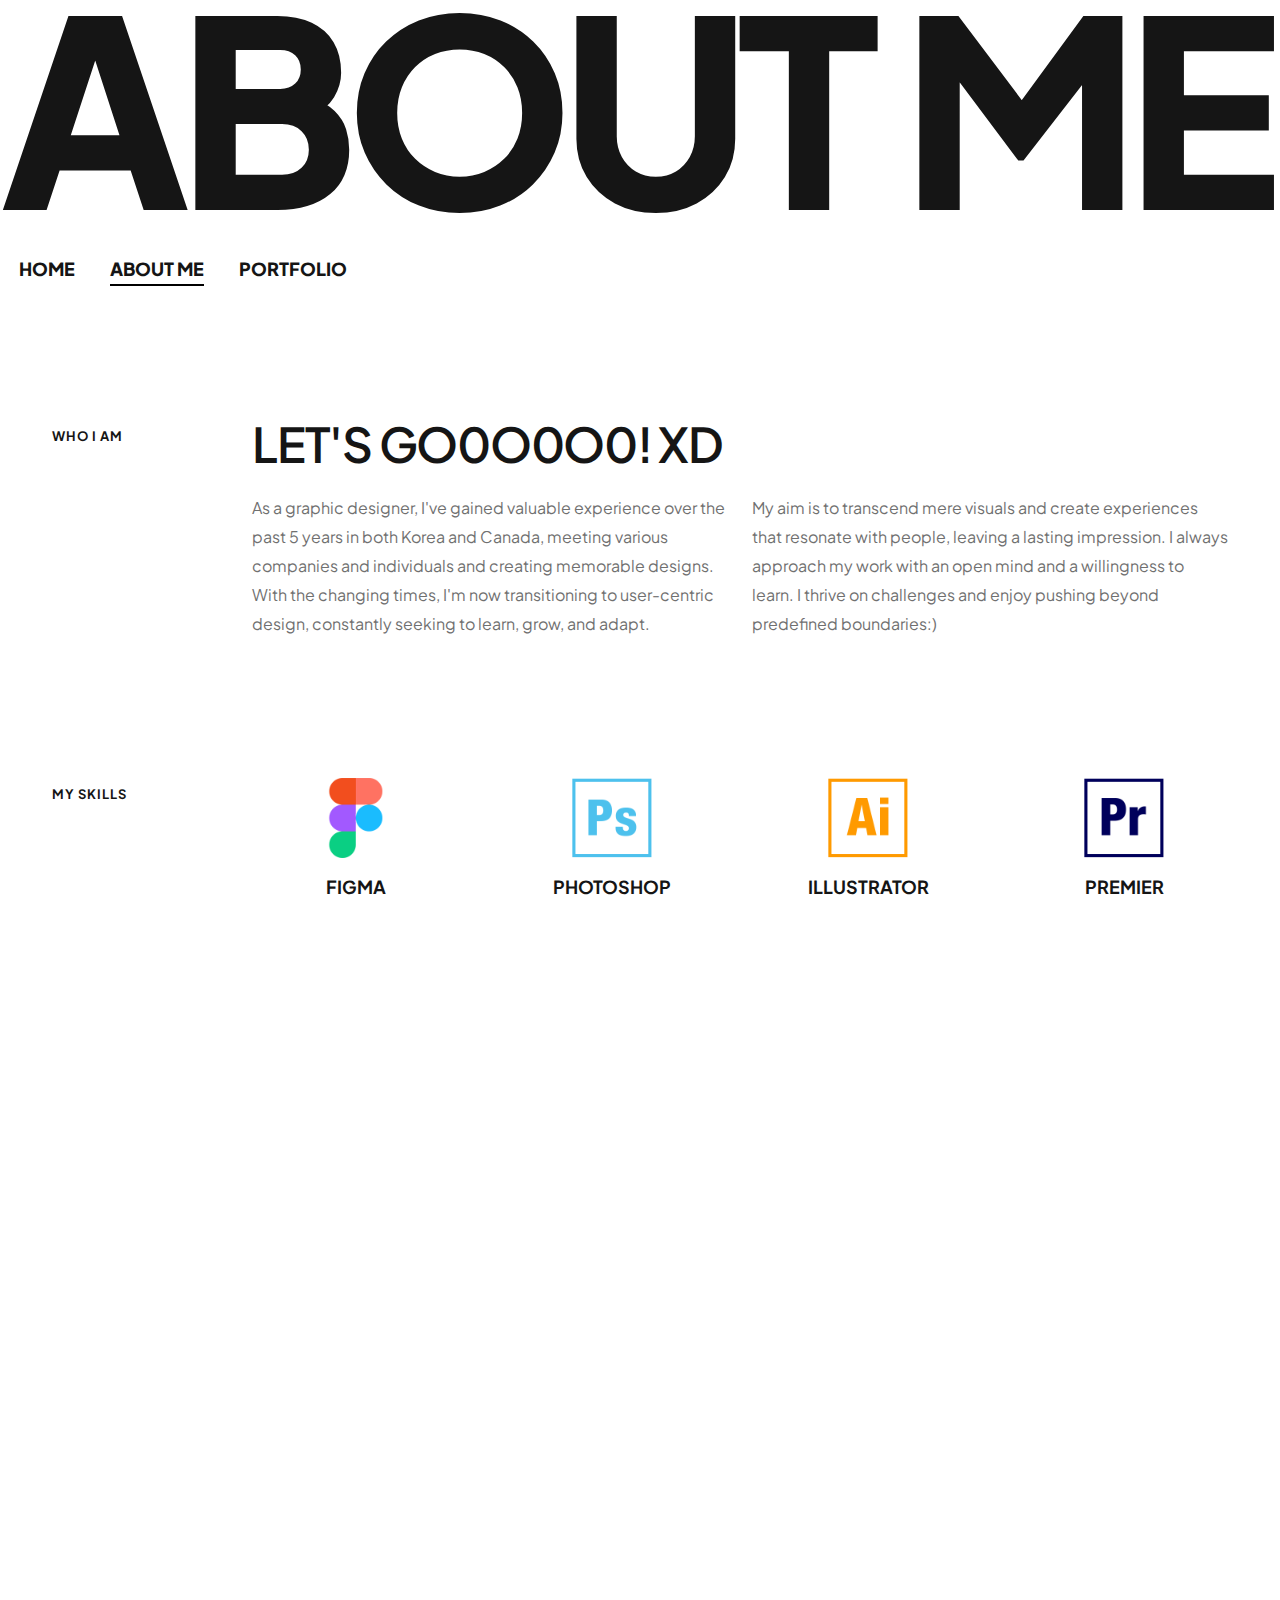
<file: about.html>
<!DOCTYPE html>
<html lang="en">

<head>
    <title>Anne Song - About</title>
    <link rel="icon" href="images/icon.webp" type="image/gif" sizes="16x16">
    <meta content="text/html;charset=utf-8" http-equiv="Content-Type">
    <meta content="width=device-width, initial-scale=1.0" name="viewport" >
    <meta content="Anne Song" name="description" >
    <meta content="" name="keywords" >
    <meta content="" name="author" >
    <!-- CSS Files
    ================================================== -->
    <link href="css/bootstrap.min.css" rel="stylesheet" type="text/css" id="bootstrap">
    <link href="css/plugins.css" rel="stylesheet" type="text/css" >
    <link href="css/style.css" rel="stylesheet" type="text/css" >
    <link href="css/coloring.css" rel="stylesheet" type="text/css" >
    <!-- color scheme -->
    <link id="colors" href="css/colors/scheme-02.css" rel="stylesheet" type="text/css" >

</head>

<body>
    <div id="wrapper">
        <div class="float-text show-on-scroll">
            <span><a href="#">Scroll to top</a></span>
        </div>
        <div class="scrollbar-v show-on-scroll"></div>
        
        <!-- page preloader begin -->
        <div id="de-loader"></div>
        <!-- page preloader close -->

        <!-- content begin -->
        <div class="no-bottom no-top" id="content">

            <div id="top"></div>

            <section class="no-top">

                <div class="text-fit-wrapper">
                    <h1 class="text-fit wow">About Me</h1>
                    <div class="d-menu-1 wow" data-wow-delay=".3s">
                        <ul>
                            <li><a href="index.html">Home</a></li>
                            <li class="active"><a href="02_about.html">About Me</a></li>
                            <li><a href="works.html">Portfolio</a></li>
                        </ul>
                    </div>
                </div>
            </section>

            <section class="no-top">
                <div class="container">
                    <div class="row">
                        <div class="col-lg-2">
                            <div class="subtitle wow fadeInUp" data-wow-delay=".3s">Who I Am</div>
                        </div>
                        <div class="col-lg-10">                            
                            <h2 class="lh-1  wow fadeInUp" data-wow-delay=".4s">Let's Go0o0o0! XD</h2>
                            <div class="row g-4 wow fadeInUp" data-wow-delay=".5s">
                                <div class="col-sm-6">
                                    <p>As a graphic designer, I've gained valuable experience over the past 5 years in both Korea and Canada, meeting various companies and individuals and creating memorable designs. With the changing times, I'm now transitioning to user-centric design, constantly seeking to learn, grow, and adapt.</p>
                                </div>

                                <div class="col-sm-6">
                                    <p> My aim is to transcend mere visuals and create experiences that resonate with people, leaving a lasting impression. I always approach my work with an open mind and a willingness to learn. I thrive on challenges and enjoy pushing beyond predefined boundaries:)</p>
                                </div>
                            </div>

                        </div>
                    </div>
                </div>
            </section>

            <section class="no-top">
                <div class="container">
                    <div class="row g-4">
                        <div class="col-lg-2">
                            <div class="subtitle wow fadeInUp" data-wow-delay=".3s">My Skills</div>
                        </div>
                        <div class="col-lg-10">                            
                            <div class="row g-4 gx-5">
                                <div class="col-sm-3 col-6 wow fadeInRight" data-wow-delay=".4s">
                                    <div class="text-center">
                                        <img src="images/logo/figma.webp" class="w-80px mb-3" alt="">
                                        <h4>Figma</h4>
                                    </div>
                                </div>

                                <div class="col-sm-3 col-6 wow fadeInRight" data-wow-delay=".5s">
                                    <div class="text-center">
                                        <img src="images/logo/photoshop.webp" class="w-80px mb-3" alt="">
                                        <h4>Photoshop</h4>
                                    </div>
                                </div>

                                <div class="col-sm-3 col-6 wow fadeInRight" data-wow-delay=".6s">
                                    <div class="text-center">
                                        <img src="images/logo/illustrator.webp" class="w-80px mb-3" alt="">
                                        <h4>illustrator</h4>
                                    </div>
                                </div>

                                <div class="col-sm-3 col-6 wow fadeInRight" data-wow-delay=".7s">
                                    <div class="text-center">
                                        <img src="images/logo/Pr.webp" class="w-80px mb-3" alt="">
                                        <h4>Premier</h4>
                                    </div>
                                </div>
                                
                                <div class="col-sm-3 col-6 wow fadeInRight" data-wow-delay=".5s">
                                    <div class="text-center">
                                        <img src="images/logo/ae.webp" class="w-80px mb-3" alt="">
                                        <h4>After effect</h4>
                                    </div>
                                </div>

                                <div class="col-sm-3 col-6 wow fadeInRight" data-wow-delay=".6s">
                                    <div class="text-center">
                                        <img src="images/logo/wp-.webp" class="w-80px mb-3" alt="">
                                        <h4>Wordpress</h4>
                                    </div>
                                </div>

                                <div class="col-sm-3 col-6 wow fadeInRight" data-wow-delay=".7s">
                                    <div class="text-center">
                                        <img src="images/logo/ppt.webp" class="w-80px mb-3" alt="">
                                        <h4>PPT</h4>
                                    </div>
                                </div>
                            </div>
                        </div>
                    </div>
                </div>
            </section>



            <section class="no-top">
                <div class="container">
                    <div class="row g-5">
                        <div class="col-lg-8 offset-lg-2">                            
                            <div class="row g-4">
                                <div class="col-lg-6 col-sm-6 wow fadeInUp" data-wow-delay=".3s">
                                    <div class="relative">
                                        <h4>Graphic design</h4>
                                        <p>I excel in creating visually compelling designs that resonate with audiences and achieve business objectives.</p>
                                    </div>
                                </div>

                                <div class="col-lg-6 col-sm-6 wow fadeInUp" data-wow-delay=".3s">
                                    <div class="relative">
                                        <h4>UX design</h4>
                                        <p>I specialize in creating intuitive and user-friendly interfaces that enhance the overall user experience.</p>
                                    </div>
                                </div>

                                <div class="col-lg-6 col-sm-6 wow fadeInUp" data-wow-delay=".3s">
                                    <div class="relative">
                                        <h4>Landing Page Design</h4>
                                        <p>My goal is to create landing pages that not only look great but also deliver measurable results for your business.</p>
                                    </div>
                                </div>

                                <div class="col-lg-6 col-sm-6 wow fadeInUp" data-wow-delay=".3s">
                                    <div class="relative">
                                        <h4>Social media contents design</h4>
                                        <p>With a keen eye for design and an understanding of social media trends, I develop content that engages audiences and drives interaction. </p>
                                    </div>
                                </div>

                                <div class="col-lg-6 col-sm-6 wow fadeInUp" data-wow-delay=".3s">
                                    <div class="relative">
                                        <h4>Video editing</h4>
                                        <p>From concept development to final animation, I specialize in bringing stories to life through captivating visuals and smooth transitions. </p>
                                    </div>
                                </div>

                                <div class="col-lg-6 col-sm-6 wow fadeInUp" data-wow-delay=".3s">
                                    <div class="relative">
                                        <h4>FRONT-END DEVELOPMENT</h4>
                                        <p>I create responsive, user-friendly websites that provide seamless experiences across all devices. </p>
                                    </div>
                                </div>
                                
                            </div> 
                        </div>
                    </div>
                </div>
            </section>

            <section class="no-top">
    <div class="container">
        <div class="row g-4">
            <div class="col-lg-2">
                <div class="subtitle wow fadeInUp" data-wow-delay=".3s">Education</div>
            </div>
            <div class="col-lg-10">                            
                <div class="row g-4">
                    <!-- 기존 학력 -->
                    <div class="col-md-4 wow fadeInRight" data-wow-delay=".4s">
                        <h6>2019</h6>
                        <h3>Interactive media design</h3>
                        <p>Seneca polytechnic</p>
                    </div>

                    <!-- 추가된 학력 -->
                    <div class="col-md-4 wow fadeInRight" data-wow-delay=".5s">
                        <h6>2025-current</h6>
                        <h3>React Native Specialization</h3>
                        <p>Meta </p>
                    </div>
                </div>
            </div>
        </div>
    </div>
</section>

            <section class="no-top">
                <div class="container">
                    <div class="row g-4">
                        <div class="col-lg-2">
                            <div class="subtitle wow fadeInUp" data-wow-delay=".3s">What They Says</div>
                        </div>
                        <div class="col-lg-10">                            
                            <div class="owl-3-cols-dots owl-carousel owl-theme wow fadeInUp" data-wow-delay=".4s">
                                <div class="item">
                                    <div class="de_testi s2">
                                        <blockquote>
                                            <div class="de_testi_by">
                                                <img class="circle" alt="" src="images/testimonial/2.webp"> <div>Shin seung-yuep<span>KAIST professor</span></div>
                                            </div>
                                            <p>"I needed annual paper work, Dissertation and an overall design for our department. It wasn't a typical design; it was a challenging one, and other designers declined, but Anne welcomed it and provided a lot of help in working on the project together. Even with my vague questions, she clearly guided me and worked diligently without complaining about the editing process. Recommended!"
                                            </p>
                                        </blockquote>
                                    </div>
                                </div>
                                <div class="item">
                                    <div class="de_testi s2">
                                        <blockquote>
                                            <div class="de_testi_by">
                                                <img class="circle" alt="" src="images/testimonial/3.webp"> <div>Ellin K <span>Founder of RMT clinic</span></div>
                                            </div>
                                            <p>My logo brought my business to life. I didn’t want a generic clip art.. I wanted something that spoke to my clients and expressed who I am as a business owner. I had a hard time with focusing myself on the tasks at hand, I really didn’t know where to start and how to go about getting things going. Anne not only provided me with that focus but also provided me with support. She taught me so many things I didn’t know about my own business.</p>
                                        </blockquote>
                                    </div>
                                </div>
                                <div class="item">
                                    <div class="de_testi s2">
                                        <blockquote>
                                            <div class="de_testi_by">
                                                <img class="circle" alt="" src="images/testimonial/6.webp"> <div>Justin <span>Founder of Dental</span></div>
                                            </div>
                                            <p>"Due to a website redesign, I've had many discussions with Anna. Although it's still ongoing, I'm looking forward to the expected outcome as I feel that the desired style will be achieved through thorough effective communication."</p>
                                        </blockquote>
                                    </div>
                                </div>
                                <div class="item">
                                    <div class="de_testi s2">
                                        <blockquote>
                                            <div class="de_testi_by">
                                                <img class="circle" alt="" src="images/testimonial/5.webp"> <div>Chae hyun chul<span>founder of family restaurant</span></div>
                                            </div>
                                            <p>"I reached out to Anne because I was looking for a designer who could create a recognisable and unique branding for my restaurant business. what can I say, working with Anne was a true joy. She considered my wishes and was keen to get the best results. Even if I was already satisfied, She went the extra mile and offered me suggestions for further improvements. I am very happy with the new branding for my business."</p>
                                        </blockquote>
                                    </div>
                                </div>
                            
                                <div class="item">
                                    <div class="de_testi s2">
                                        <blockquote>
                                            <div class="de_testi_by">
                                                <img class="circle" alt="" src="images/testimonial/6.webp"> <div>Hoon Lee<span>Founder of massage clinic</span></div>
                                            </div>
                                            <p>"Our business didn’t have a definitive look or design behind our brand because we were still in the inception phase. When I hired Anne, we were starting from the ground up.I have worked with Anne for just over two years now and have found the experience to be easy and successful. I appreciate that Anne works hard to meet deadlines and is flexible in adhering to unexpected changes that may come up."</p>
                                        </blockquote>
                                    </div>
                                </div>
                            </div>
                        </div>
                    </div>
                </div>
            </section>


            <section class="no-top">
                <div class="container">
                    <div class="row g-4">
                        <div class="col-lg-2">
                            <div class="subtitle wow fadeInUp" data-wow-delay=".3s">My favorite books</div>
                        </div>
                        <div class="col-lg-10">                            
                            <div class="row g-4 gx-5">
                                <div class="col-sm-3 col-6 wow fadeInRight" data-wow-delay=".4s">
                                    <div class="text-center">
                                        <img src="images/logo/book1.jpg" class="w-100px mb-3" alt="">
                                        <h4>This is service design</h4>
                                    </div>
                                </div>

                                <div class="col-sm-3 col-6 wow fadeInRight" data-wow-delay=".5s">
                                    <div class="text-center">
                                        <img src="images/logo/book2.jpg" class="w-100px mb-3" alt="">
                                        <h4>Don't make me think</h4>
                                    </div>
                                </div>

                                <div class="col-sm-3 col-6 wow fadeInRight" data-wow-delay=".6s">
                                    <div class="text-center">
                                        <img src="images/logo/book3.jpg" class="w-100px mb-3" alt="">
                                        <h4>The design of everyday things</h4>
                                    </div>
                                </div>

                                <div class="col-sm-3 col-6 wow fadeInRight" data-wow-delay=".7s">
                                    <div class="text-center">
                                        <img src="images/logo/book4.jpg" class="w-100px mb-3" alt="">
                                        <h4>bae min da um</h4>
                                    </div>
                                </div>
                            </div>
                        </div>
                    </div>
                </div>
            </section>

        </div>
        <!-- content close -->
        
        <!-- footer begin -->
        <footer>
            <div class="container-fluid">
                <div class="px-2">
                    <div class="row g-4 align-items-center">
                        <div class="col-lg-6">
                            <div class="d-menu-1 wow" data-wow-delay=".3s">



                            </div>
                        </div>
                    </div>
                </div>
            </div>
        </footer>
        <!-- footer close -->
    </div>


    <!-- Javascript Files
    ================================================== -->
    <script src="js/plugins.js"></script>
    <script src="js/designesia.js"></script>

</body>
</html>
</file>
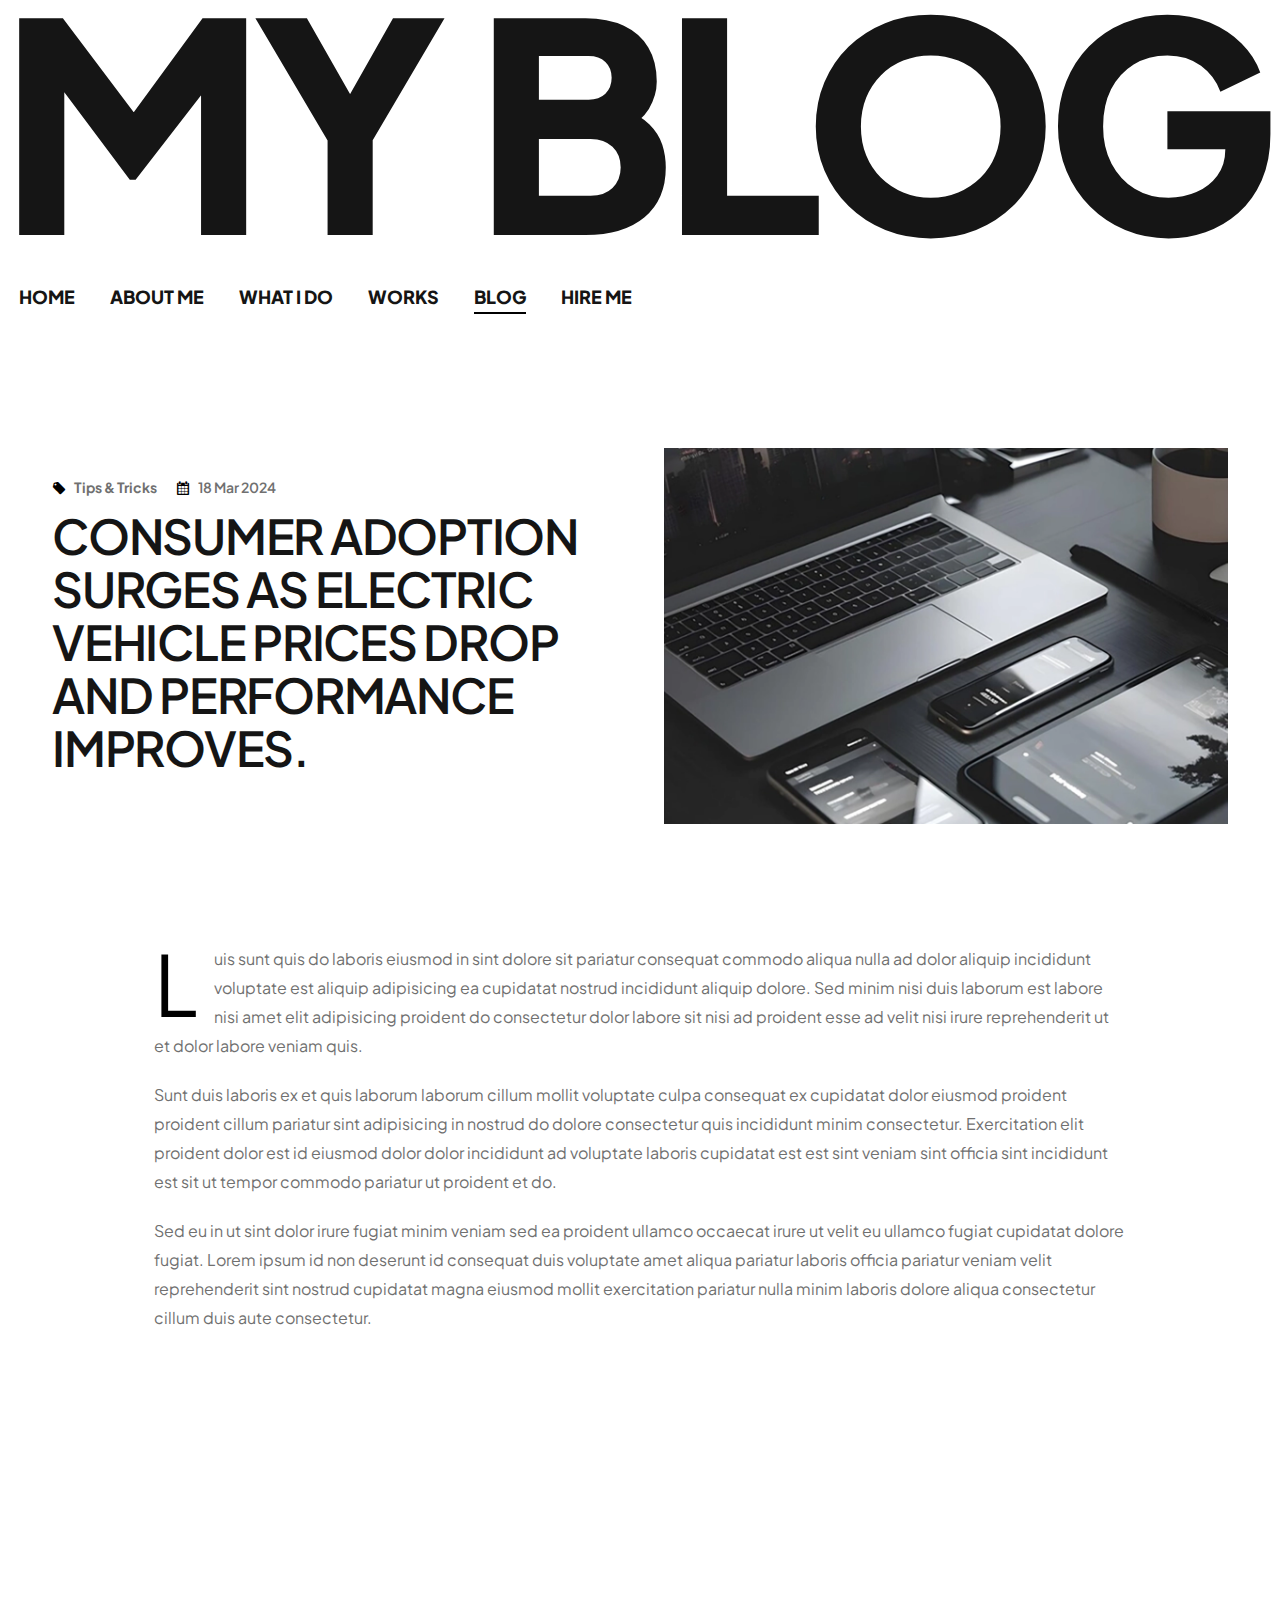
<file: blog-single.html>
<!DOCTYPE html>
<html lang="en">

<head>
    <title>Nathan — Personal Portfolio Website</title>
    <link rel="icon" href="images/icon.webp" type="image/gif" sizes="16x16">
    <meta content="text/html;charset=utf-8" http-equiv="Content-Type">
    <meta content="width=device-width, initial-scale=1.0" name="viewport" >
    <meta content="Nathan — Personal Portfolio Website" name="description" >
    <meta content="" name="keywords" >
    <meta content="" name="author" >
    <!-- CSS Files
    ================================================== -->
    <link href="css/bootstrap.min.css" rel="stylesheet" type="text/css" id="bootstrap">
    <link href="css/plugins.css" rel="stylesheet" type="text/css" >
    <link href="css/style.css" rel="stylesheet" type="text/css" >
    <link href="css/coloring.css" rel="stylesheet" type="text/css" >
    <!-- color scheme -->
    <link id="colors" href="css/colors/scheme-02.css" rel="stylesheet" type="text/css" >

</head>

<body>
    <div id="wrapper">
        <div class="float-text show-on-scroll">
            <span><a href="#">Scroll to top</a></span>
        </div>
        <div class="scrollbar-v show-on-scroll"></div>
        
        <!-- page preloader begin -->
        <div id="de-loader"></div>
        <!-- page preloader close -->

        <!-- content begin -->
        <div class="no-bottom no-top" id="content">

            <div id="top"></div>

            <section class="no-top">

                <div class="text-fit-wrapper">
                    <h1 class="text-fit wow">My Blog</h1>
                    <div class="d-menu-1 wow" data-wow-delay=".3s">
                        <ul>
                            <li><a href="02_index.html">Home</a></li>
                            <li><a href="02_about.html">About Me</a></li>
                            <li><a href="02_services.html">What I Do</a></li>
                            <li><a href="02_works.html">Works</a></li>
                            <li class="active"><a href="02_blog.html">Blog</a></li>
                            <li><a href="02_contact.html">Hire Me</a></li>
                        </ul>
                    </div>
                </div>
            </section>

            <section class="no-top">
                <div class="container">
                    <div class="row g-4 gx-5 align-items-center">
                    <div class="col-lg-6">
                        <div class="mb-2">
                            <div class="d-inline fs-14 fw-bold me-3"><i class="icofont-tag id-color me-2"></i>Tips &amp; Tricks</div>
                            <div class="d-inline fs-14 fw-600"><i class="icofont-ui-calendar id-color me-2"></i>18 Mar 2024</div>
                        </div>
                        <h2>Consumer Adoption Surges as Electric Vehicle Prices Drop and Performance Improves.</h2>
                    </div>

                    <div class="col-lg-6">
                        <img src="images/blog/single-1.webp" class="img-fluid" alt="">
                    </div>
                </div>
                </div>
            </section>

            <section class="no-top">
                <div class="container">
                    <div class="row g-4 gx-5">
                        <div class="col-lg-10 offset-lg-1">
                            <div class="blog-read">

                                <div class="post-text">
                                    <p><span class="dropcap">L</span>uis sunt quis do laboris eiusmod in sint dolore sit pariatur consequat commodo aliqua nulla ad dolor aliquip incididunt voluptate est aliquip adipisicing ea cupidatat nostrud incididunt aliquip dolore. Sed minim nisi duis laborum est labore nisi amet elit adipisicing proident do consectetur dolor labore sit nisi ad proident esse ad velit nisi irure reprehenderit ut et dolor labore veniam quis.</p>

                                    <p>Sunt duis laboris ex et quis laborum laborum cillum mollit voluptate culpa consequat ex cupidatat dolor eiusmod proident proident cillum pariatur sint adipisicing in nostrud do dolore consectetur quis incididunt minim consectetur. Exercitation elit proident dolor est id eiusmod dolor dolor incididunt ad voluptate laboris cupidatat est est sint veniam sint officia sint incididunt est sit ut tempor commodo pariatur ut proident et do.</p>

                                    <p>Sed eu in ut sint dolor irure fugiat minim veniam sed ea proident ullamco occaecat irure ut velit eu ullamco fugiat cupidatat dolore fugiat. Lorem ipsum id non deserunt id consequat duis voluptate amet aliqua pariatur laboris officia pariatur veniam velit reprehenderit sint nostrud cupidatat magna eiusmod mollit exercitation pariatur nulla minim laboris dolore aliqua consectetur cillum duis aute consectetur.</p>

                                </div>

                            </div>

                            <div class="spacer-single"></div>

                       

                                <div class="spacer-single"></div>

                               
                            </div>
                        </div>
                    </div>
                </div>
            </section>

            <section class="no-top">
                <div class="container">
                    <div class="row">
                        <div class="col-lg-2">
                            <div class="subtitle wow fadeInUp" data-wow-delay=".3s">Related Post</div>
                        </div>
                        <div class="col-lg-10 wow fadeInUp" data-wow-delay=".4s">                            
                            <div class="row g-4">

                                <div class="col-lg-6">
                                    <div class="relative">
                                        <div class="row g-4 align-items-center">
                                            <div class="col-sm-3">
                                                <div class="post-image">
                                                    <img alt="" src="images/blog/1.webp" class="lazy">
                                                </div>
                                            </div>

                                            <div class="col-sm-9">
                                                <div class="mb-2">
                                                    <div class="d-inline fs-14 fw-bold me-3"><i class="icofont-tag id-color me-2"></i>Tips &amp; Tricks</div>
                                                    <div class="d-inline fs-14 fw-600"><i class="icofont-ui-calendar id-color me-2"></i>18 Mar 2024</div>
                                                </div>
                                                <h4><a href="02_blog-single.html">Mastering Modern Web Design: Trends and Techniques for 2024</a></h4>
                                            </div>
                                        </div>
                                    </div>
                                </div>

                                <div class="col-lg-6">
                                    <div class="relative">
                                        <div class="row g-4 align-items-center">
                                            <div class="col-sm-3">
                                                <div class="post-image">
                                                    <img alt="" src="images/blog/2.webp" class="lazy">
                                                </div>
                                            </div>

                                            <div class="col-sm-9">
                                                <div class="mb-2">
                                                    <div class="d-inline fs-14 fw-bold me-3"><i class="icofont-tag id-color me-2"></i>Tips &amp; Tricks</div>
                                                    <div class="d-inline fs-14 fw-600"><i class="icofont-ui-calendar id-color me-2"></i>18 Mar 2024</div>
                                                </div>
                                                <h4><a href="02_blog-single.html">The Art of User Experience: Designing Websites That Delight</a></h4>
                                            </div>
                                        </div>
                                    </div>
                                </div>

                                <div class="col-lg-6">
                                    <div class="relative">
                                        <div class="row g-4 align-items-center">
                                            <div class="col-sm-3">
                                                <div class="post-image">
                                                    <img alt="" src="images/blog/3.webp" class="lazy">
                                                </div>
                                            </div>

                                            <div class="col-sm-9">
                                                <div class="mb-2">
                                                    <div class="d-inline fs-14 fw-bold me-3"><i class="icofont-tag id-color me-2"></i>Tips &amp; Tricks</div>
                                                    <div class="d-inline fs-14 fw-600"><i class="icofont-ui-calendar id-color me-2"></i>18 Mar 2024</div>
                                                </div>
                                                <h4><a href="02_blog-single.html">Responsive Design Best Practices: Making Your Website Mobile-Friendly</a></h4>
                                            </div>
                                        </div>
                                    </div>
                                </div>

                                <div class="col-lg-6">
                                    <div class="relative">
                                        <div class="row g-4 align-items-center">
                                            <div class="col-sm-3">
                                                <div class="post-image">
                                                    <img alt="" src="images/blog/4.webp" class="lazy">
                                                </div>
                                            </div>

                                            <div class="col-sm-9">
                                                <div class="mb-2">
                                                    <div class="d-inline fs-14 fw-bold me-3"><i class="icofont-tag id-color me-2"></i>Tips &amp; Tricks</div>
                                                    <div class="d-inline fs-14 fw-600"><i class="icofont-ui-calendar id-color me-2"></i>18 Mar 2024</div>
                                                </div>
                                                <h4><a href="02_blog-single.html">Typography in Web Design: Choosing Fonts That Make an Impact</a></h4>
                                            </div>
                                        </div>
                                    </div>
                                </div>

                                <div class="col-lg-6">
                                    <div class="relative">
                                        <div class="row g-4 align-items-center">
                                            <div class="col-sm-3">
                                                <div class="post-image">
                                                    <img alt="" src="images/blog/5.webp" class="lazy">
                                                </div>
                                            </div>

                                            <div class="col-sm-9">
                                                <div class="mb-2">
                                                    <div class="d-inline fs-14 fw-bold me-3"><i class="icofont-tag id-color me-2"></i>Tips &amp; Tricks</div>
                                                    <div class="d-inline fs-14 fw-600"><i class="icofont-ui-calendar id-color me-2"></i>18 Mar 2024</div>
                                                </div>
                                                <h4><a href="02_blog-single.html">Web Design Mistakes to Avoid: Common Pitfalls and How to Fix Them</a></h4>
                                            </div>
                                        </div>
                                    </div>
                                </div>

                                <div class="col-lg-6">
                                    <div class="relative">
                                        <div class="row g-4 align-items-center">
                                            <div class="col-sm-3">
                                                <div class="post-image">
                                                    <img alt="" src="images/blog/6.webp" class="lazy">
                                                </div>
                                            </div>

                                            <div class="col-sm-9">
                                                <div class="mb-2">
                                                    <div class="d-inline fs-14 fw-bold me-3"><i class="icofont-tag id-color me-2"></i>Tips &amp; Tricks</div>
                                                    <div class="d-inline fs-14 fw-600"><i class="icofont-ui-calendar id-color me-2"></i>18 Mar 2024</div>
                                                </div>
                                                <h4><a href="02_blog-single.html">Creating Accessible Websites: Why Inclusive Design Matters</a></h4>
                                            </div>
                                        </div>
                                    </div>
                                </div>
                                
                            </div> 
                        </div>
                    </div>
                </div>
            </section>

        </div>
        <!-- content close -->
        
        <!-- footer begin -->
        <footer>
            <div class="container-fluid">
                <div class="px-2">
                    <div class="row g-4 align-items-center">
                        <div class="col-lg-6">
                            <div class="d-menu-1 wow" data-wow-delay=".3s">
                                <ul>
     
                                </ul>



                            </div>
                        </div>

                        <div class="col-lg-6 text-lg-end">
                            <a href="02_contact.html">
                                <h2 class="fs-84 fw-800 pe-3 shuffle wow fadeInLeft" data-wow-delay=".3s">Let's Talk</h2>
                            </a>
                        </div>
                    </div>
                </div>
            </div>
        </footer>
        <!-- footer close -->
    </div>


    <!-- Javascript Files
    ================================================== -->
    <script src="js/plugins.js"></script>
    <script src="js/designesia.js"></script>

</body>
</html>
</file>
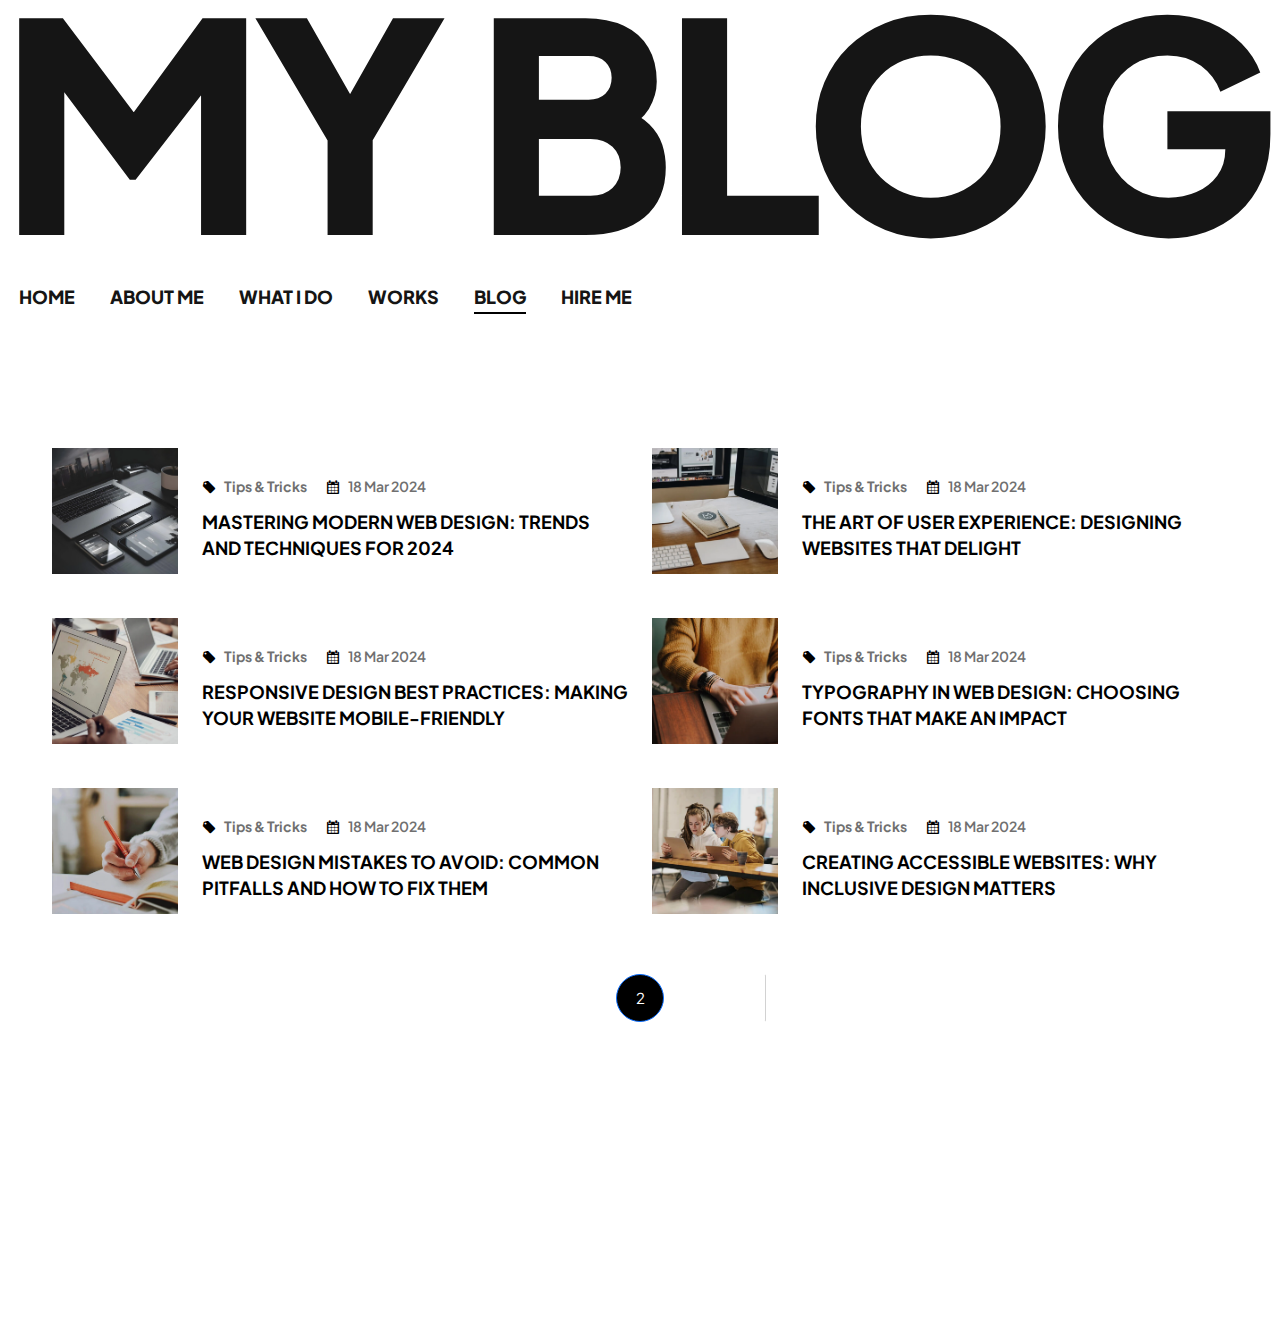
<file: blog.html>
<!DOCTYPE html>
<html lang="en">

<head>
    <title>Nathan — Personal Portfolio Website</title>
    <link rel="icon" href="images/icon.webp" type="image/gif" sizes="16x16">
    <meta content="text/html;charset=utf-8" http-equiv="Content-Type">
    <meta content="width=device-width, initial-scale=1.0" name="viewport" >
    <meta content="Nathan — Personal Portfolio Website" name="description" >
    <meta content="" name="keywords" >
    <meta content="" name="author" >
    <!-- CSS Files
    ================================================== -->
    <link href="css/bootstrap.min.css" rel="stylesheet" type="text/css" id="bootstrap">
    <link href="css/plugins.css" rel="stylesheet" type="text/css" >
    <link href="css/style.css" rel="stylesheet" type="text/css" >
    <link href="css/coloring.css" rel="stylesheet" type="text/css" >
    <!-- color scheme -->
    <link id="colors" href="css/colors/scheme-02.css" rel="stylesheet" type="text/css" >

</head>

<body>
    <div id="wrapper">
        <div class="float-text show-on-scroll">
            <span><a href="#">Scroll to top</a></span>
        </div>
        <div class="scrollbar-v show-on-scroll"></div>
        
        <!-- page preloader begin -->
        <div id="de-loader"></div>
        <!-- page preloader close -->

        <!-- content begin -->
        <div class="no-bottom no-top" id="content">

            <div id="top"></div>

            <section class="no-top">

                <div class="text-fit-wrapper">
                    <h1 class="text-fit wow">My Blog</h1>
                    <div class="d-menu-1 wow" data-wow-delay=".3s">
                        <ul>
                            <li><a href="02_index.html">Home</a></li>
                            <li><a href="02_about.html">About Me</a></li>
                            <li><a href="02_services.html">What I Do</a></li>
                            <li><a href="02_works.html">Works</a></li>
                            <li class="active"><a href="02_blog.html">Blog</a></li>
                            <li><a href="02_contact.html">Hire Me</a></li>
                        </ul>
                    </div>
                </div>
            </section>

            <section class="no-top">
                <div class="container">
                    <div class="row g-5">
                        <div class="col-lg-12 wow fadeInUp" data-wow-delay=".3s">                            
                            <div class="row g-4">

                                <div class="col-lg-6">
                                    <div class="relative">
                                        <div class="row g-4 align-items-center">
                                            <div class="col-sm-3">
                                                <div class="post-image">
                                                    <img alt="" src="images/blog/1.webp" class="lazy">
                                                </div>
                                            </div>

                                            <div class="col-sm-9">
                                                <div class="mb-2">
                                                    <div class="d-inline fs-14 fw-bold me-3"><i class="icofont-tag id-color me-2"></i>Tips &amp; Tricks</div>
                                                    <div class="d-inline fs-14 fw-600"><i class="icofont-ui-calendar id-color me-2"></i>18 Mar 2024</div>
                                                </div>
                                                <h4><a href="02_blog-single.html">Mastering Modern Web Design: Trends and Techniques for 2024</a></h4>
                                            </div>
                                        </div>
                                    </div>
                                </div>

                                <div class="col-lg-6">
                                    <div class="relative">
                                        <div class="row g-4 align-items-center">
                                            <div class="col-sm-3">
                                                <div class="post-image">
                                                    <img alt="" src="images/blog/2.webp" class="lazy">
                                                </div>
                                            </div>

                                            <div class="col-sm-9">
                                                <div class="mb-2">
                                                    <div class="d-inline fs-14 fw-bold me-3"><i class="icofont-tag id-color me-2"></i>Tips &amp; Tricks</div>
                                                    <div class="d-inline fs-14 fw-600"><i class="icofont-ui-calendar id-color me-2"></i>18 Mar 2024</div>
                                                </div>
                                                <h4><a href="02_blog-single.html">The Art of User Experience: Designing Websites That Delight</a></h4>
                                            </div>
                                        </div>
                                    </div>
                                </div>

                                <div class="col-lg-6">
                                    <div class="relative">
                                        <div class="row g-4 align-items-center">
                                            <div class="col-sm-3">
                                                <div class="post-image">
                                                    <img alt="" src="images/blog/3.webp" class="lazy">
                                                </div>
                                            </div>

                                            <div class="col-sm-9">
                                                <div class="mb-2">
                                                    <div class="d-inline fs-14 fw-bold me-3"><i class="icofont-tag id-color me-2"></i>Tips &amp; Tricks</div>
                                                    <div class="d-inline fs-14 fw-600"><i class="icofont-ui-calendar id-color me-2"></i>18 Mar 2024</div>
                                                </div>
                                                <h4><a href="02_blog-single.html">Responsive Design Best Practices: Making Your Website Mobile-Friendly</a></h4>
                                            </div>
                                        </div>
                                    </div>
                                </div>

                                <div class="col-lg-6">
                                    <div class="relative">
                                        <div class="row g-4 align-items-center">
                                            <div class="col-sm-3">
                                                <div class="post-image">
                                                    <img alt="" src="images/blog/4.webp" class="lazy">
                                                </div>
                                            </div>

                                            <div class="col-sm-9">
                                                <div class="mb-2">
                                                    <div class="d-inline fs-14 fw-bold me-3"><i class="icofont-tag id-color me-2"></i>Tips &amp; Tricks</div>
                                                    <div class="d-inline fs-14 fw-600"><i class="icofont-ui-calendar id-color me-2"></i>18 Mar 2024</div>
                                                </div>
                                                <h4><a href="02_blog-single.html">Typography in Web Design: Choosing Fonts That Make an Impact</a></h4>
                                            </div>
                                        </div>
                                    </div>
                                </div>

                                <div class="col-lg-6">
                                    <div class="relative">
                                        <div class="row g-4 align-items-center">
                                            <div class="col-sm-3">
                                                <div class="post-image">
                                                    <img alt="" src="images/blog/5.webp" class="lazy">
                                                </div>
                                            </div>

                                            <div class="col-sm-9">
                                                <div class="mb-2">
                                                    <div class="d-inline fs-14 fw-bold me-3"><i class="icofont-tag id-color me-2"></i>Tips &amp; Tricks</div>
                                                    <div class="d-inline fs-14 fw-600"><i class="icofont-ui-calendar id-color me-2"></i>18 Mar 2024</div>
                                                </div>
                                                <h4><a href="02_blog-single.html">Web Design Mistakes to Avoid: Common Pitfalls and How to Fix Them</a></h4>
                                            </div>
                                        </div>
                                    </div>
                                </div>

                                <div class="col-lg-6">
                                    <div class="relative">
                                        <div class="row g-4 align-items-center">
                                            <div class="col-sm-3">
                                                <div class="post-image">
                                                    <img alt="" src="images/blog/6.webp" class="lazy">
                                                </div>
                                            </div>

                                            <div class="col-sm-9">
                                                <div class="mb-2">
                                                    <div class="d-inline fs-14 fw-bold me-3"><i class="icofont-tag id-color me-2"></i>Tips &amp; Tricks</div>
                                                    <div class="d-inline fs-14 fw-600"><i class="icofont-ui-calendar id-color me-2"></i>18 Mar 2024</div>
                                                </div>
                                                <h4><a href="02_blog-single.html">Creating Accessible Websites: Why Inclusive Design Matters</a></h4>
                                            </div>
                                        </div>
                                    </div>
                                </div>

                                <!-- pagination begin -->
                                <div class="col-lg-12 pt-3 text-center">
                                    <div class="d-inline-block">
                                        <nav aria-label="Page navigation example">
                                          <ul class="pagination">
                                            <li class="page-item">
                                              <a class="page-link" href="#" aria-label="Previous">
                                                <span aria-hidden="true"><i class="fa fa-chevron-left"></i></span>
                                              </a>
                                            </li>
                                            <li class="page-item"><a class="page-link" href="#">1</a></li>
                                            <li class="page-item active" aria-current="page"><a class="page-link" href="#">2</a></li>
                                            <li class="page-item"><a class="page-link" href="#">3</a></li>
                                            <li class="page-item">
                                              <a class="page-link" href="#" aria-label="Next">
                                                <span aria-hidden="true"><i class="fa fa-chevron-right"></i></span>
                                              </a>
                                            </li>
                                          </ul>
                                        </nav>
                                    </div>
                                </div>
                                <!-- pagination end -->
                                
                            </div> 
                        </div>                        
                    </div>
                </div>
            </section>

        </div>
        <!-- content close -->
        
        <!-- footer begin -->
        <footer>
            <div class="container-fluid">
                <div class="px-2">
                    <div class="row g-4 align-items-center">
                        <div class="col-lg-6">
                            <div class="d-menu-1 wow" data-wow-delay=".3s">
                                <ul>
                                    <li><a href="#">Facebook</a></li>
                                    <li><a href="#">Twitter</a></li>
                                    <li><a href="#">Instagram</a></li>
                                </ul>

                                <p class="no-bottom">All Right Reserved<br>Template By Designesia</p>

                            </div>
                        </div>

                        <div class="col-lg-6 text-lg-end">
                            <a href="02_contact.html">
                                <h2 class="fs-84 fw-800 pe-3 shuffle wow fadeInLeft" data-wow-delay=".3s">Let's Talk</h2>
                            </a>
                        </div>
                    </div>
                </div>
            </div>
        </footer>
        <!-- footer close -->
    </div>


    <!-- Javascript Files
    ================================================== -->
    <script src="js/plugins.js"></script>
    <script src="js/designesia.js"></script>

</body>
</html>
</file>
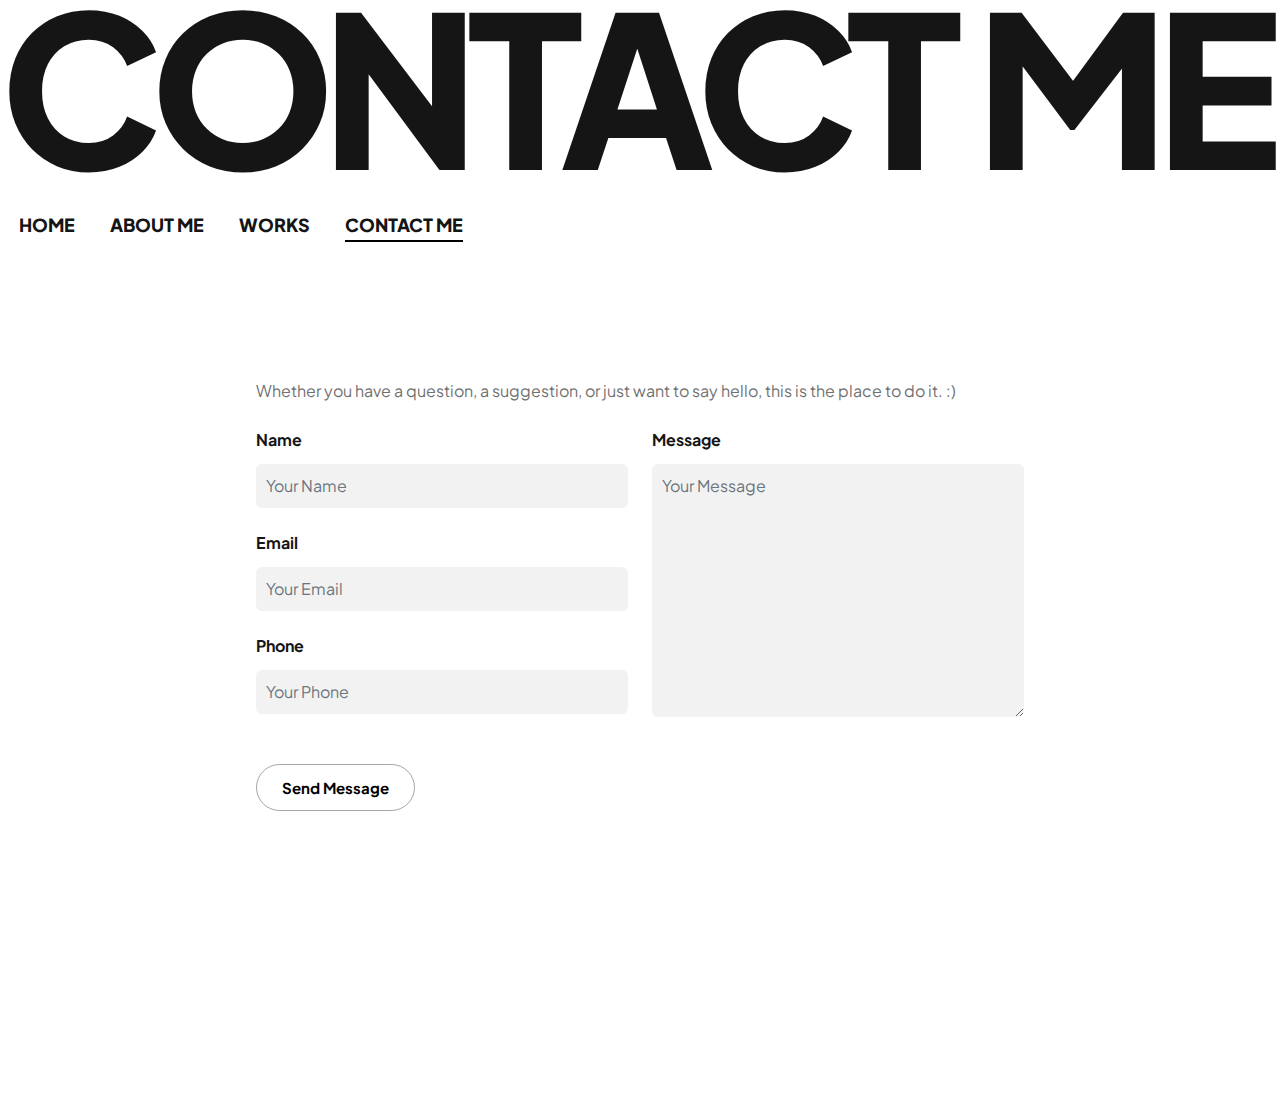
<file: contact.html>
<!DOCTYPE html>
<html lang="en">

<head>
    <title>Anne Song - Contact me</title>
    <link rel="icon" href="images/icon.webp" type="image/gif" sizes="16x16">
    <meta content="text/html;charset=utf-8" http-equiv="Content-Type">
    <meta content="width=device-width, initial-scale=1.0" name="viewport" >
    <meta content="" name="description" >
    <meta content="" name="keywords" >
    <meta content="" name="author" >
    <!-- CSS Files
    ================================================== -->
    <link href="css/bootstrap.min.css" rel="stylesheet" type="text/css" id="bootstrap">
    <link href="css/plugins.css" rel="stylesheet" type="text/css" >
    <link href="css/style.css" rel="stylesheet" type="text/css" >
    <link href="css/coloring.css" rel="stylesheet" type="text/css" >
    <!-- color scheme -->
    <link id="colors" href="css/colors/scheme-02.css" rel="stylesheet" type="text/css" >

</head>

<body>
    <div id="wrapper">
        <div class="float-text show-on-scroll">
            <span><a href="#">Scroll to top</a></span>
        </div>
        <div class="scrollbar-v show-on-scroll"></div>
        
        <!-- page preloader begin -->
        <div id="de-loader"></div>
        <!-- page preloader close -->

        <!-- content begin -->
        <div class="no-bottom no-top" id="content">

            <div id="top"></div>

            <section class="no-top">

                <div class="text-fit-wrapper">
                    <h1 class="text-fit wow">Contact me</h1>
                    <div class="d-menu-1 wow" data-wow-delay=".3s">
                        <ul>
                            <li><a href="index.html">Home</a></li>
                            <li><a href="about.html">About Me</a></li>
                            <li><a href="works.html">Works</a></li>
                            <li class="active"><a href="02_contact.html">Contact me</a></li>
                        </ul>
                    </div>
                </div>
            </section>

            <section class="no-top">
                <div class="container">
                    <div class="row g-4 gx-5">
                        <div class="col-lg-8 offset-lg-2 wow fadeInUp" data-wow-delay=".3s">
                            <p>Whether you have a question, a suggestion, or just want to say hello, this is the place to do it. :) </p>

                            <form name="contactForm" id="contact_form" class="position-relative z1000" method="POST" action="https://api.web3forms.com/submit">
                                <input type="hidden" name="access_key" value="a8328b48-323e-41ac-932a-0ab76f596e1b">
                                <div class="row gx-4">
                                    <div class="col-lg-6 col-md-6 mb10">
                                        <div class="field-set">
                                            <span class="d-label fw-bold">Name</span>
                                            <input type="text" name="Name" id="name" class="form-control no-border" placeholder="Your Name" required>
                                        </div>

                                        <div class="field-set">
                                            <span class="d-label fw-bold">Email</span>
                                            <input type="text" name="Email" id="email" class="form-control no-border" placeholder="Your Email" required>
                                        </div>

                                        <div class="field-set">
                                            <span class="d-label fw-bold">Phone</span>
                                            <input type="text" name="phone" id="phone" class="form-control no-border" placeholder="Your Phone" required>
                                        </div>
                                    </div>
                                    
                                    <div class="col-lg-6 col-md-6">
                                        <div class="field-set mb20">
                                            <span class="d-label fw-bold">Message</span>
                                            <textarea name="message" id="message" class="form-control no-border" placeholder="Your Message" required></textarea>
                                        </div>
                                    </div>
                                </div>
                                    
                                
                                <div class="g-recaptcha" data-sitekey="copy-your-sitekey-here"></div>
                                <div id='submit' class="mt20">
                                    <input type='submit' id='send_message' value='Send Message' class="btn-main btn-line">
                                </div>

                                <div id="success_message" class='success'>
                                    Your message has been sent successfully. Refresh this page if you want to send more messages.
                                </div>
                                <div id="error_message" class='error'>
                                    Sorry there was an error sending your form.
                                </div>
                            </form>

                        </div>
                    </div>
                </div>
            </section>

        </div>
        <!-- content close -->
        
        <!-- footer begin -->
        <footer>
            <div class="container-fluid">
                <div class="px-2">
                    <div class="row g-4 align-items-center">
                        <div class="col-lg-6">
                            <div class="d-menu-1 wow" data-wow-delay=".3s">


                            </div>
                        </div>

                        <div class="col-lg-6 text-lg-end">
                            <a href="contact.html">
                                <h2 class="fs-84 fw-800 pe-3 shuffle wow fadeInLeft" data-wow-delay=".3s">Let's Talk</h2>
                            </a>
                        </div>
                    </div>
                </div>
            </div>
        </footer>
        <!-- footer close -->
    </div>


    <!-- Javascript Files
    ================================================== -->
    <script src="js/plugins.js"></script>
    <script src="js/designesia.js"></script>
    <script src='https://www.google.com/recaptcha/api.js' async defer></script>
    <script src="form.js"></script>

</body>

</html>
</file>
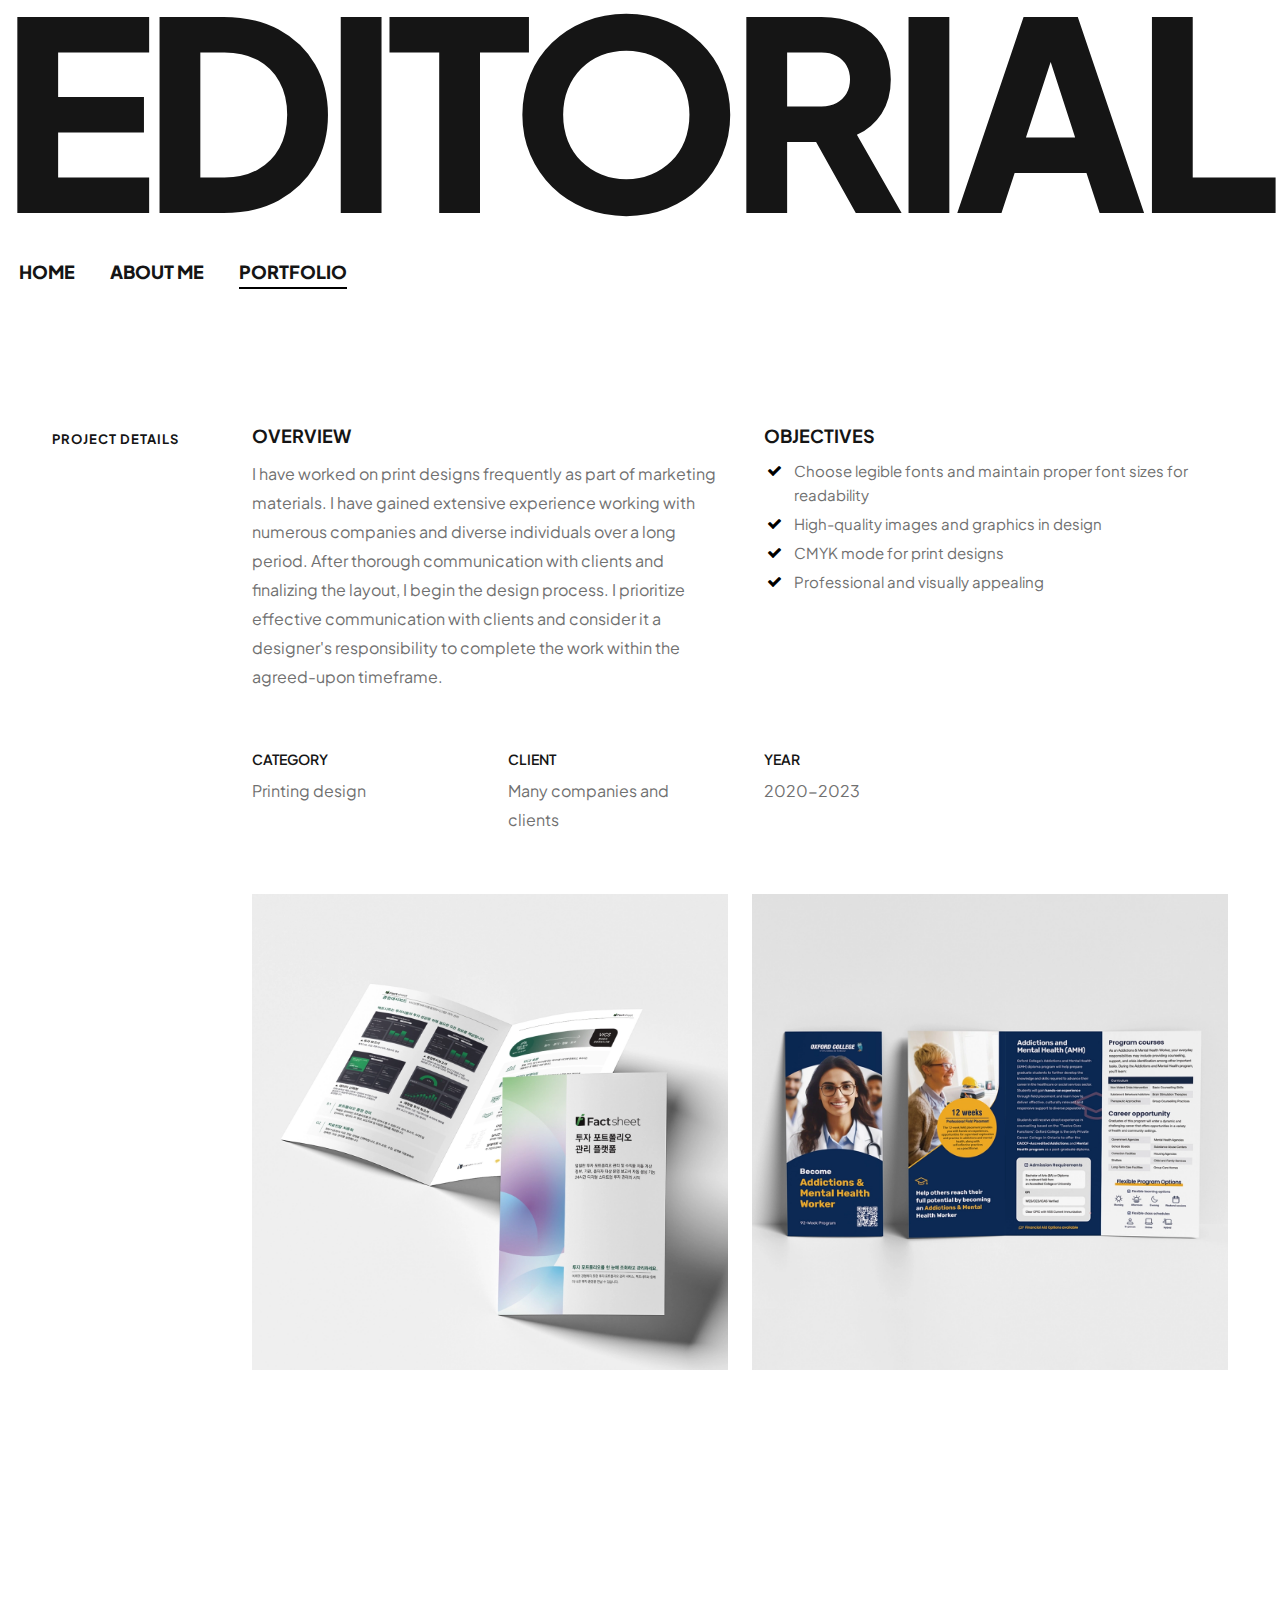
<file: work-edit.html>
<!DOCTYPE html>
<html lang="en">

<head>
    <title>Editorial design</title>
    <link rel="icon" href="images/icon.webp" type="image/gif" sizes="16x16">
    <meta content="text/html;charset=utf-8" http-equiv="Content-Type">
    <meta content="width=device-width, initial-scale=1.0" name="viewport" >
    <meta content="Nathan — Personal Portfolio Website" name="description" >
    <meta content="" name="keywords" >
    <meta content="" name="author" >
    <!-- CSS Files
    ================================================== -->
    <link href="css/bootstrap.min.css" rel="stylesheet" type="text/css" id="bootstrap">
    <link href="css/plugins.css" rel="stylesheet" type="text/css" >
    <link href="css/style.css" rel="stylesheet" type="text/css" >
    <link href="css/coloring.css" rel="stylesheet" type="text/css" >
    <!-- color scheme -->
    <link id="colors" href="css/colors/scheme-02.css" rel="stylesheet" type="text/css" >

</head>

<body>
    <div id="wrapper">
        <div class="float-text show-on-scroll">
            <span><a href="#">Scroll to top</a></span>
        </div>
        <div class="scrollbar-v show-on-scroll"></div>
        
        <!-- page preloader begin -->
        <div id="de-loader"></div>
        <!-- page preloader close -->

        <!-- content begin -->
        <div class="no-bottom no-top" id="content">

            <div id="top"></div>

            <section class="no-top">

                <div class="text-fit-wrapper">
                    <h1 class="text-fit wow">Editorial</h1>
                    <div class="d-menu-1 wow" data-wow-delay=".3s">
                        <ul>
                            <li><a href="index.html">Home</a></li>
                            <li><a href="about.html">About Me</a></li>
                            <li class="active"><a href="works.html">Portfolio</a></li>
                        </ul>
                    </div>
                </div>
            </section>

            <section class="no-top">
                <div class="container">
                    <div class="row g-4">
                        <div class="col-lg-2">
                            <div class="subtitle wow fadeInUp" data-wow-delay=".3s">Project Details</div>
                        </div>

                        <div class="col-lg-10">
                            <div class="row">
                                <div class="col-lg-12">                            
                                    <div class="row g-4 gx-5 wow fadeInUp" data-wow-delay=".5s">
                                        <div class="col-sm-6">
                                            <h4>Overview</h4>
                                            <p class="no-bottom">I have worked on print designs frequently as part of marketing materials. I have gained extensive experience working with numerous companies and diverse individuals over a long period. After thorough communication with clients and finalizing the layout, I begin the design process. I prioritize effective communication with clients and consider it a designer's responsibility to complete the work within the agreed-upon timeframe.</p>
                                        </div>

                                        <div class="col-sm-6">
                                            <h4>Objectives</h4>
                                            <ul class="ul-style-2">
                                                <li>Choose legible fonts and maintain proper font sizes for readability</li>
                                                <li>High-quality images and graphics in design</li>
                                                <li>CMYK mode for print designs</li>
                                                <li>Professional and visually appealing</li>
                                            </ul>
                                        </div>
                                    </div>

                                    <div class="spacer-double"></div>

                                    <div class="row g-4 gx-5 wow fadeInUp" data-wow-delay=".6s">
                                        <div class="col-lg-3 col-sm-2">
                                            <h6>Category</h6>
                                            Printing design
                                        </div>

                                        <div class="col-lg-3 col-sm-2">
                                            <h6>Client</h6>
                                            Many companies and clients
                                        </div>

                                        <div class="col-lg-3 col-sm-2">
                                            <h6>Year</h6>
                                            2020-2023
                                        </div>
                                    </div>

                                    <div class="spacer-double"></div>

                                    <div class="row g-4 wow fadeInUp" data-wow-delay=".7s">
                                        <div class="col-lg-6">
                                            <div class="hover relative overflow-hidden text-light">  
                                            <a href="images/work-single/iframe.webp" class="image-popup overflow-hidden d-block relative">
                                                <img src="images/work-single/iframe.webp" class="img-fluid hover-scale-1-2" alt="">
                                                <div class="absolute bottom-0 w-100 p-4 d-flex text-white justify-content-between">
                                                </div>
                                            </a>
                                            </div>
                                        </div>
                                        
                                        <div class="col-lg-6">
                                            <div class="hover relative overflow-hidden text-light">  
                                            <a href="images/work-single/oxford_brochure.webp" class="image-popup overflow-hidden d-block relative">
                                                <img src="images/work-single/oxford_brochure.webp" class="img-fluid hover-scale-1-2" alt="">
                                                <div class="absolute bottom-0 w-100 p-4 d-flex text-white justify-content-between">
                                                </div>
                                            </a>
                                            </div>
                                        </div>
                                    </div>

                                    <div class="spacer-double"></div>

                                    <div class="row g-4 wow fadeInUp" data-wow-delay=".7s">
                                        <div class="col-lg-6">
                                            <div class="hover relative overflow-hidden text-light">  
                                            <a href="images/work-single/samulnori.webp" class="image-popup overflow-hidden d-block relative">
                                                <img src="images/work-single/samulnori.webp" class="img-fluid hover-scale-1-2" alt="">
                                                <div class="absolute bottom-0 w-100 p-4 d-flex text-white justify-content-between">
                                                </div>
                                            </a>
                                            </div>
                                        </div>
                                        
                                        <div class="col-lg-6">
                                            <div class="hover relative overflow-hidden text-light">  
                                            <a href="images/work-single/egs.webp" class="image-popup overflow-hidden d-block relative">
                                                <img src="images/work-single/egs.webp" class="img-fluid hover-scale-1-2" alt="">
                                                <div class="absolute bottom-0 w-100 p-4 d-flex text-white justify-content-between">
                                                </div>
                                            </a>
                                            </div>
                                        </div>
                                    </div>

                                    
                                    <div class="spacer-double"></div>

                                    <div class="row g-4 wow fadeInUp" data-wow-delay=".7s">
                                        <div class="col-lg-6">
                                            <div class="hover relative overflow-hidden text-light">  
                                            <a href="images/work-single/food_brochure1.webp" class="image-popup overflow-hidden d-block relative">
                                                <img src="images/work-single/food_brochure1.webp" class="img-fluid hover-scale-1-2" alt="">
                                                <div class="absolute bottom-0 w-100 p-4 d-flex text-white justify-content-between">
                                                </div>
                                            </a>
                                            </div>
                                        </div>
                                        
                                        <div class="col-lg-6">
                                            <div class="hover relative overflow-hidden text-light">  
                                            <a href="images/work-single/food_brochure2.webp" class="image-popup overflow-hidden d-block relative">
                                                <img src="images/work-single/food_brochure2.webp" class="img-fluid hover-scale-1-2" alt="">
                                                <div class="absolute bottom-0 w-100 p-4 d-flex text-white justify-content-between">
                                                </div>
                                            </a>
                                            </div>
                                        </div>
                                    </div>

                                    <div class="spacer-double"></div>

                                    <div class="row g-4 wow fadeInUp" data-wow-delay=".7s">
                                        <div class="col-lg-6">
                                            <div class="hover relative overflow-hidden text-light">  
                                            <a href="images/work-single/cisf.webp" class="image-popup overflow-hidden d-block relative">
                                                <img src="images/work-single/cisf.webp" class="img-fluid hover-scale-1-2" alt="">
                                                <div class="absolute bottom-0 w-100 p-4 d-flex text-white justify-content-between">
                                                </div>
                                            </a>
                                            </div>
                                        </div>
                                        
                                        <div class="col-lg-6">
                                            <div class="hover relative overflow-hidden text-light">  
                                            <a href="images/work-single/business.webp" class="image-popup overflow-hidden d-block relative">
                                                <img src="images/work-single/business.webp" class="img-fluid hover-scale-1-2" alt="">
                                                <div class="absolute bottom-0 w-100 p-4 d-flex text-white justify-content-between">
                                                </div>
                                            </a>
                                            </div>
                                        </div>
                                    </div>


                                </div>                        
                            </div>
                        </div>
                    </div>
                </div>
            </section>

        </div>
        <!-- content close -->
        
        <!-- footer begin -->
        <footer>
            <div class="container-fluid">
                <div class="px-2">
                    <div class="row g-4 align-items-center">
                        <div class="col-lg-6">
                            <div class="d-menu-1 wow" data-wow-delay=".3s">
                                <ul>
                                </ul>


                            </div>
                        </div>

                        <div class="col-lg-6 text-lg-end">
                            <a href="works.html">
                                <h2 class="fs-2 fw-800 pe-3 shuffle wow fadeInLeft" data-wow-delay=".3s">Back to portfolio</h2>
                            </a>
                        </div>
                    </div>
                </div>
            </div>
        </footer>
        <!-- footer close -->
    </div>


    <!-- Javascript Files
    ================================================== -->
    <script src="js/plugins.js"></script>
    <script src="js/designesia.js"></script>

</body>
</html>
</file>
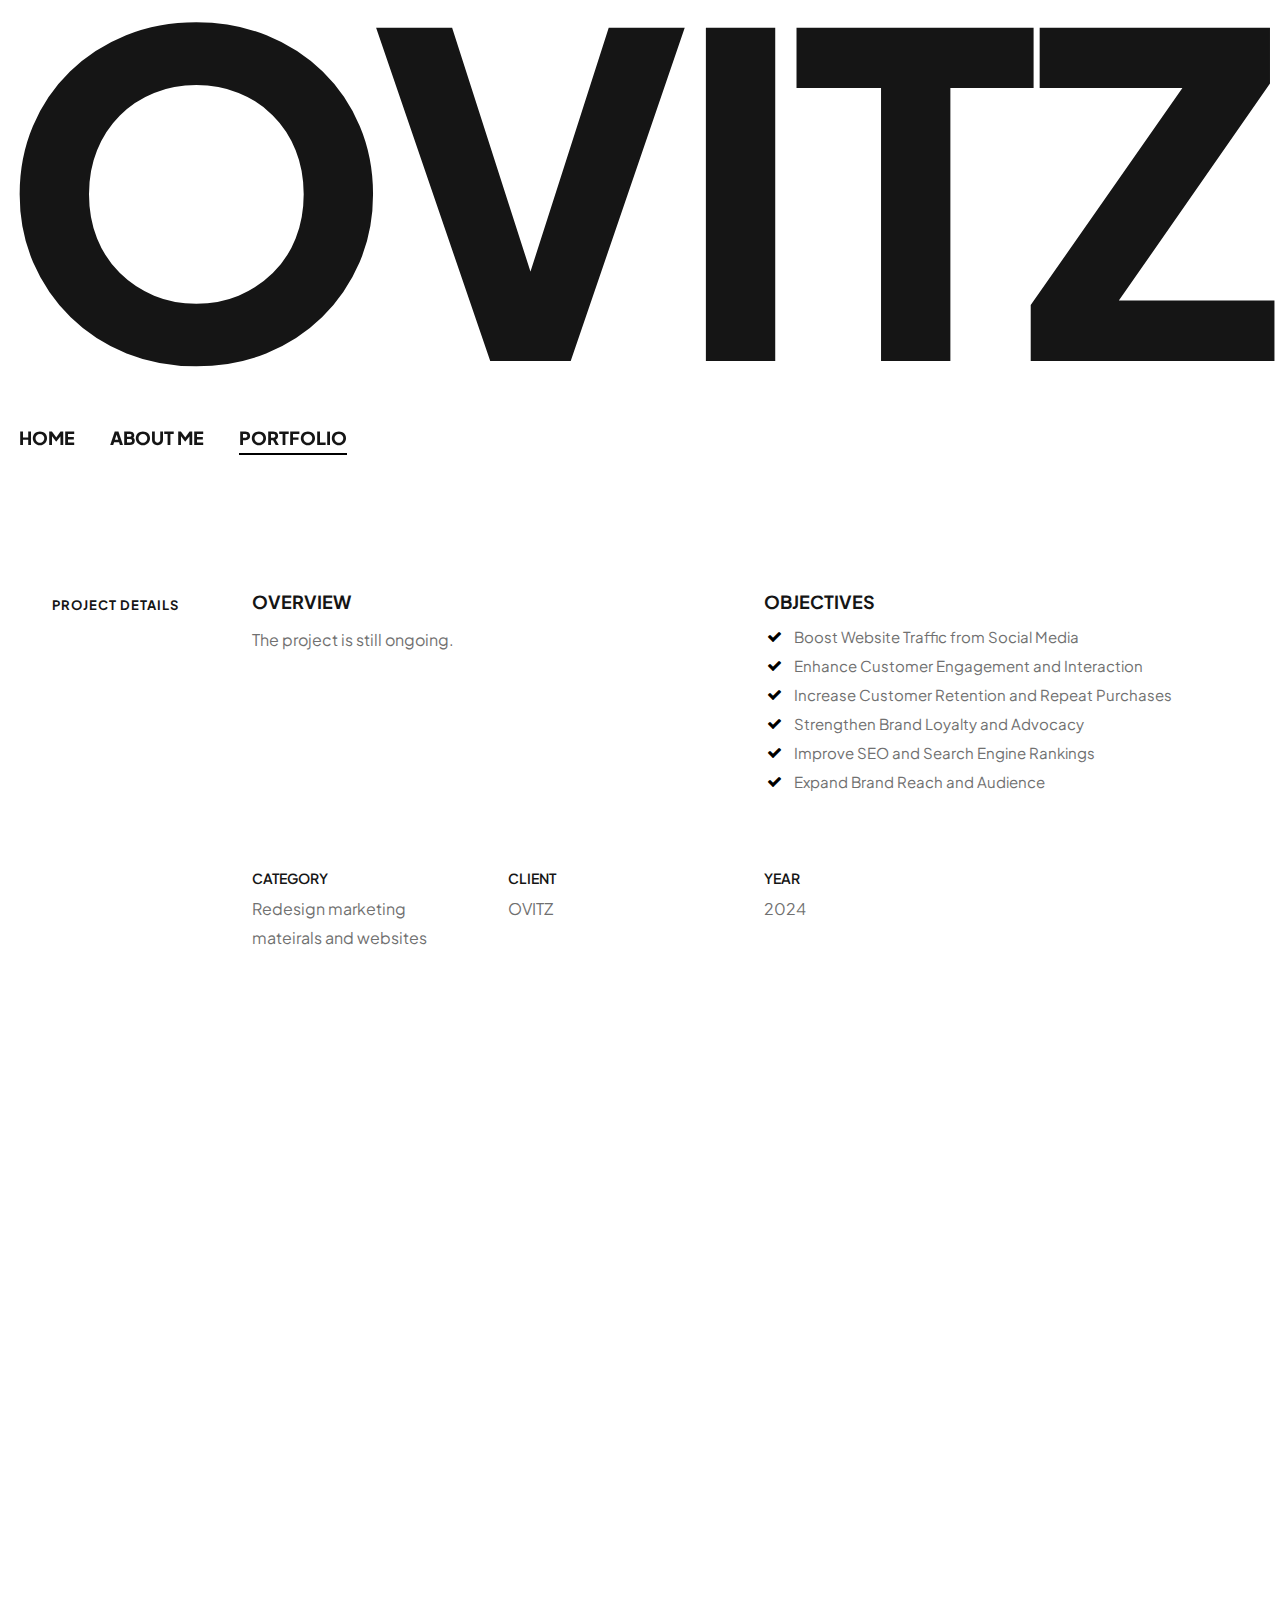
<file: work-ov.html>
<!DOCTYPE html>
<html lang="en">

<head>
    <title>Ovitz</title>
    <link rel="icon" href="images/icon.webp" type="image/gif" sizes="16x16">
    <meta content="text/html;charset=utf-8" http-equiv="Content-Type">
    <meta content="width=device-width, initial-scale=1.0" name="viewport" >
    <meta content="US clinic projects" name="description" >
    <meta content="" name="keywords" >
    <meta content="" name="author" >
    <!-- CSS Files
    ================================================== -->
    <link href="css/bootstrap.min.css" rel="stylesheet" type="text/css" id="bootstrap">
    <link href="css/plugins.css" rel="stylesheet" type="text/css" >
    <link href="css/style.css" rel="stylesheet" type="text/css" >
    <link href="css/coloring.css" rel="stylesheet" type="text/css" >
    <!-- color scheme -->
    <link id="colors" href="css/colors/scheme-02.css" rel="stylesheet" type="text/css" >

</head>

<body>
    <div id="wrapper">
        <div class="float-text show-on-scroll">
            <span><a href="#">Scroll to top</a></span>
        </div>
        <div class="scrollbar-v show-on-scroll"></div>
        
        <!-- page preloader begin -->
        <div id="de-loader"></div>
        <!-- page preloader close -->

        <!-- content begin -->
        <div class="no-bottom no-top" id="content">

            <div id="top"></div>

            <section class="no-top">

                <div class="text-fit-wrapper">
                    <h1 class="text-fit wow">OVITZ</h1>
                    <div class="d-menu-1 wow" data-wow-delay=".3s">
                        <ul>
                            <li><a href="index.html">Home</a></li>
                            <li><a href="about.html">About Me</a></li>
                            <li class="active"><a href="works.html">Portfolio</a></li>
                        </ul>
                    </div>
                </div>
            </section>

            <section class="no-top">
                <div class="container">
                    <div class="row g-4">
                        <div class="col-lg-2">
                            <div class="subtitle wow fadeInUp" data-wow-delay=".3s">Project Details</div>
                        </div>

                        <div class="col-lg-10">
                            <div class="row">
                                <div class="col-lg-12">                            
                                    <div class="row g-4 gx-5 wow fadeInUp" data-wow-delay=".5s">
                                        <div class="col-sm-6">
                                            <h4>Overview</h4>
                                            <p class="no-bottom">The project is still ongoing.</p>
                                        </div>

                                        <div class="col-sm-6">
                                            <h4>Objectives</h4>
                                            <ul class="ul-style-2">
                                                <li>Boost Website Traffic from Social Media</li>
                                                <li>Enhance Customer Engagement and Interaction</li>
                                                <li>Increase Customer Retention and Repeat Purchases</li>
                                                <li>Strengthen Brand Loyalty and Advocacy</li>
                                                <li>Improve SEO and Search Engine Rankings</li>
                                                <li>Expand Brand Reach and Audience</li>
                                            </ul>
                                        </div>
                                    </div>

                                    <div class="spacer-double"></div>

                                    <div class="row g-4 gx-5 wow fadeInUp" data-wow-delay=".6s">
                                        <div class="col-lg-3 col-sm-2">
                                            <h6>Category</h6>
                                            Redesign marketing mateirals and websites
                                        </div>

                                        <div class="col-lg-3 col-sm-2">
                                            <h6>Client</h6>
                                            OVITZ
                                        </div>

                                        <div class="col-lg-3 col-sm-2">
                                            <h6>Year</h6>
                                            2024
                                        </div>
                                    </div>
                                    <div class="spacer-double"></div>

                                    <div class="row g-4 wow fadeInUp" data-wow-delay=".7s">
                                        <div class="col-lg-6">
                                            <div class="hover relative overflow-hidden text-light">  
                                            <a href="images/work-single/o_brochure.webp" class="image-popup overflow-hidden d-block relative">
                                                <img src="images/work-single/o_brochure.webp" class="img-fluid hover-scale-1-2" alt="">
                                                <div class="absolute bottom-0 w-100 p-4 d-flex text-white justify-content-between">
                                                </div>
                                            </a>
                                            </div>
                                        </div>
                                        
                                        <div class="col-lg-6">
                                            <div class="hover relative overflow-hidden text-light">  
                                            <a href="images/work-single/ov_logo.webp" class="image-popup overflow-hidden d-block relative">
                                                <img src="images/work-single/ov_logo.webp" class="img-fluid hover-scale-1-2" alt="">
                                                <div class="absolute bottom-0 w-100 p-4 d-flex text-white justify-content-between">
                                                </div>
                                            </a>
                                            </div>
                                        </div>

                                        <div class="col-lg-12">
                                            <div class="hover relative overflow-hidden text-light">  
                                            <a href="images/work-single/flyer.webp" class="image-popup overflow-hidden d-block relative">
                                                <img src="images/work-single/flyer.webp" class="img-fluid hover-scale-1-2" alt="">
                                                <div class="absolute bottom-0 w-100 p-4 d-flex text-white justify-content-between">
                                                </div>
                                            </a>
                                            </div>
                                        </div>

                                        
                                    <div class="row g-4 wow fadeInUp" data-wow-delay=".7s">
                                        <div class="col-lg-6">
                                            <div class="hover relative overflow-hidden text-light">  
                                            <a href="images/work-single/lents.webp" class="image-popup overflow-hidden d-block relative">
                                                <img src="images/work-single/lents.webp" class="img-fluid hover-scale-1-2" alt="">
                                                <div class="absolute bottom-0 w-100 p-4 d-flex text-white justify-content-between">
                                                </div>
                                            </a>
                                            </div>
                                        </div>
                                        
                                        <div class="col-lg-6">
                                            <div class="hover relative overflow-hidden text-light">  
                                            <a href="images/work-single/brochure_inside.jpg" class="image-popup overflow-hidden d-block relative">
                                                <img src="images/work-single/brochure_inside.jpg" class="img-fluid hover-scale-1-2" alt="">
                                                <div class="absolute bottom-0 w-100 p-4 d-flex text-white justify-content-between">
                                                </div>
                                            </a>
                                            </div>
                                        </div>
                                    </div>

                                </div>                        
                            </div>
                        </div>
                    </div>
                </div>
            </section>

        </div>
        <!-- content close -->
        
        <!-- footer begin -->
        <footer>
            <div class="container-fluid">
                <div class="px-2">
                    <div class="row g-4 align-items-center">
                        <div class="col-lg-6">
                            <div class="d-menu-1 wow" data-wow-delay=".3s">
                                <ul>
                                </ul>


                            </div>
                        </div>

                        <div class="col-lg-6 text-lg-end">
                            <a href="works.html">
                                <h2 class="fs-2 fw-800 pe-3 shuffle wow fadeInLeft" data-wow-delay=".3s">Back to portfolio</h2>
                            </a>
                        </div>
                    </div>
                </div>
            </div>
        </footer>
        <!-- footer close -->
    </div>


    <!-- Javascript Files
    ================================================== -->
    <script src="js/plugins.js"></script>
    <script src="js/designesia.js"></script>

</body>
</html>
</file>
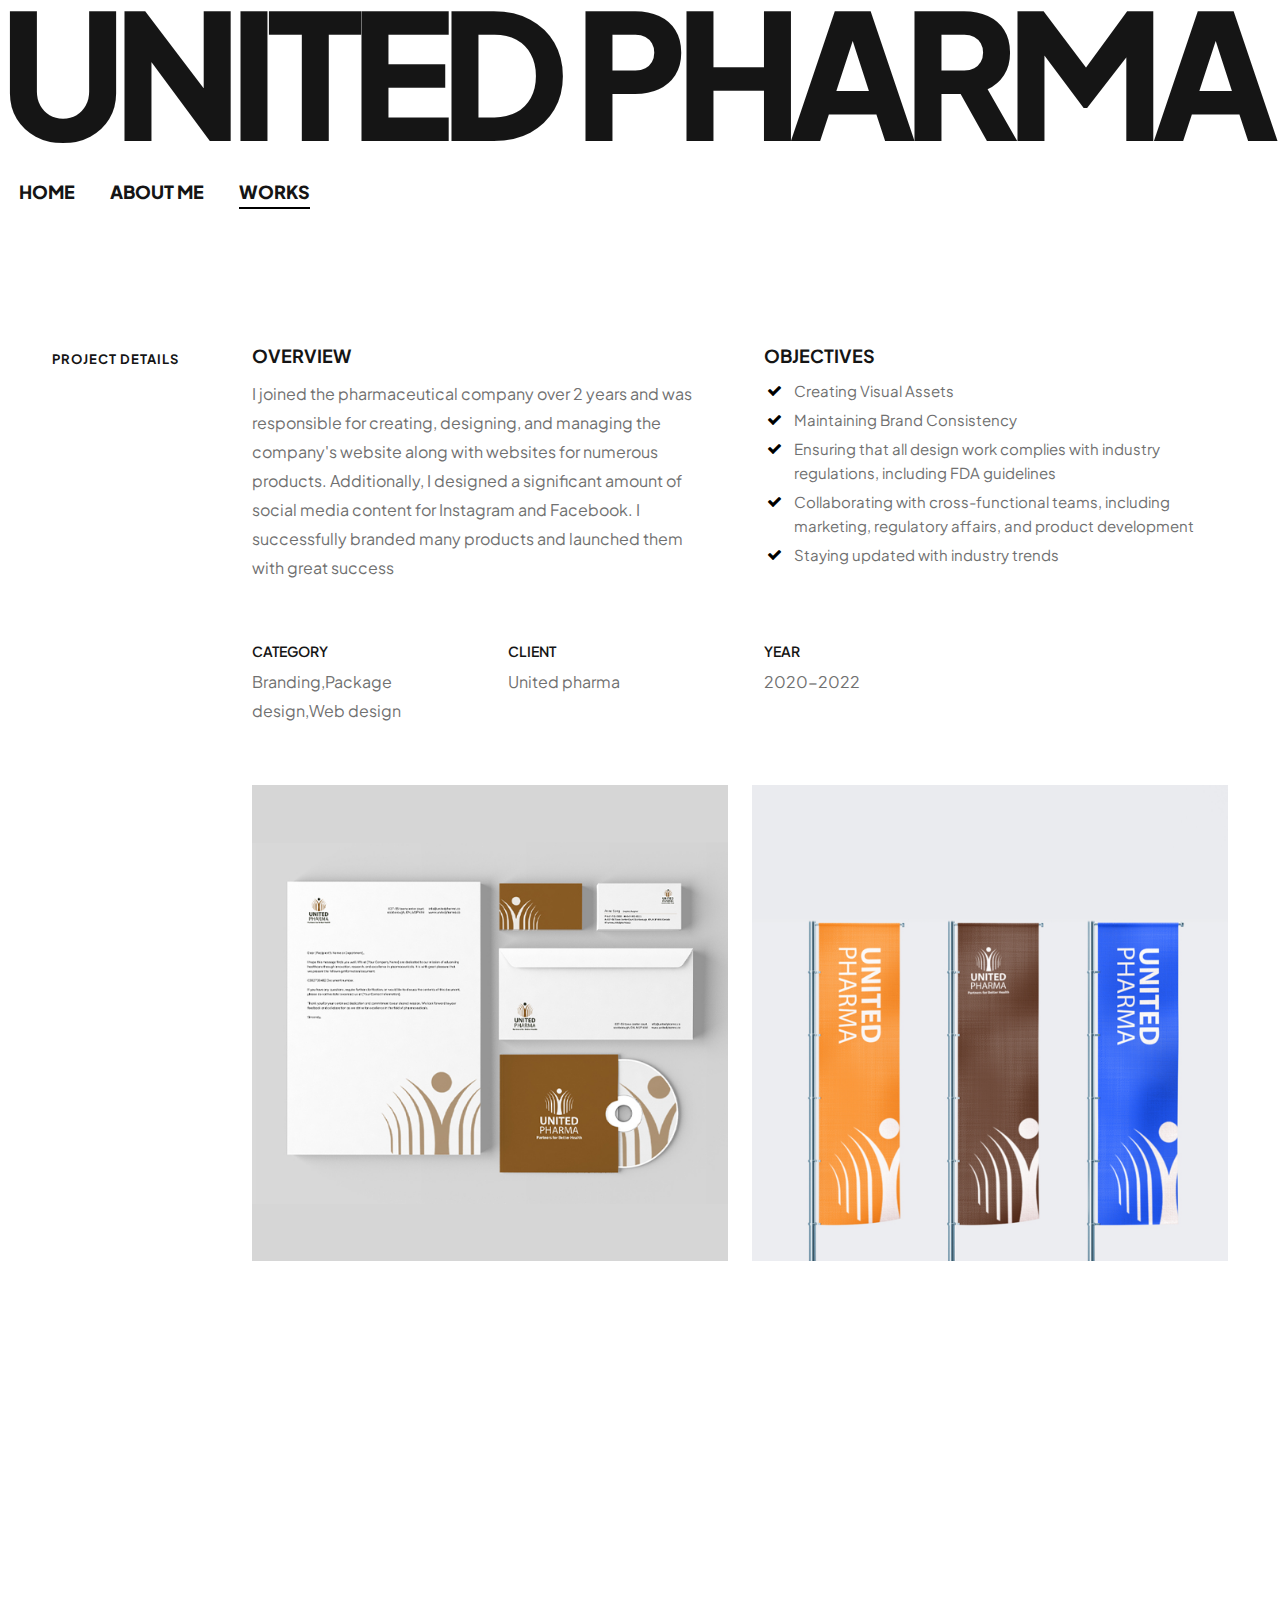
<file: work-pharma.html>
<!DOCTYPE html>
<html lang="en">

<head>
    <title>Pharmaciutical company design</title>
    <link rel="icon" href="images/icon.webp" type="image/gif" sizes="16x16">
    <meta content="text/html;charset=utf-8" http-equiv="Content-Type">
    <meta content="width=device-width, initial-scale=1.0" name="viewport" >
    <meta content="Pharmaciutical design as inhouse grpahic designer" name="description" >
    <meta content="" name="keywords" >
    <meta content="" name="author" >
    <!-- CSS Files
    ================================================== -->
    <link href="css/bootstrap.min.css" rel="stylesheet" type="text/css" id="bootstrap">
    <link href="css/plugins.css" rel="stylesheet" type="text/css" >
    <link href="css/style.css" rel="stylesheet" type="text/css" >
    <link href="css/coloring.css" rel="stylesheet" type="text/css" >
    <!-- color scheme -->
    <link id="colors" href="css/colors/scheme-02.css" rel="stylesheet" type="text/css" >

</head>

<body>
    <div id="wrapper">
        <div class="float-text show-on-scroll">
            <span><a href="#">Scroll to top</a></span>
        </div>
        <div class="scrollbar-v show-on-scroll"></div>
        
        <!-- page preloader begin -->
        <div id="de-loader"></div>
        <!-- page preloader close -->

        <!-- content begin -->
        <div class="no-bottom no-top" id="content">

            <div id="top"></div>

            <section class="no-top">

                <div class="text-fit-wrapper">
                    <h1 class="text-fit wow">United pharma</h1>
                    <div class="d-menu-1 wow" data-wow-delay=".3s">
                        <ul>
                            <li><a href="index.html">Home</a></li>
                            <li><a href="about.html">About Me</a></li>
                            <li class="active"><a href="works.html">Works</a></li>
                            <li><a href="contact.html"></a></li>
                        </ul>
                    </div>
                </div>
            </section>

            <section class="no-top">
                <div class="container">
                    <div class="row g-4">
                        <div class="col-lg-2">
                            <div class="subtitle wow fadeInUp" data-wow-delay=".3s">Project Details</div>
                        </div>

                        <div class="col-lg-10">
                            <div class="row">
                                <div class="col-lg-12">                            
                                    <div class="row g-4 gx-5 wow fadeInUp" data-wow-delay=".5s">
                                        <div class="col-sm-6">
                                            <h4>Overview</h4>
                                            <p class="no-bottom">I joined the pharmaceutical company over 2 years and was responsible for creating, designing, and managing the company's website along with websites for numerous products. Additionally, I designed a significant amount of social media content for Instagram and Facebook. I successfully branded many products and launched them with great success</p>
                                        </div>

                                        <div class="col-sm-6">
                                            <h4>Objectives</h4>
                                            <ul class="ul-style-2">
                                                <li>Creating Visual Assets</li>
                                                <li>Maintaining Brand Consistency</li>
                                                <li>Ensuring that all design work complies with industry regulations, including FDA guidelines</li>
                                                <li>Collaborating with cross-functional teams, including marketing, regulatory affairs, and product development</li>
                                                <li>Staying updated with industry trends</li>
                                            </ul>
                                        </div>
                                    </div>

                                    <div class="spacer-double"></div>

                                    <div class="row g-4 gx-5 wow fadeInUp" data-wow-delay=".6s">
                                        <div class="col-lg-3 col-sm-2">
                                            <h6>Category</h6>
                                            Branding,Package design,Web design
                                        </div>

                                        <div class="col-lg-3 col-sm-2">
                                            <h6>Client</h6>
                                            United pharma
                                        </div>

                                        <div class="col-lg-3 col-sm-2">
                                            <h6>Year</h6>
                                            2020-2022
                                        </div>
                                    </div>
                                    <div class="spacer-double"></div>
                                        
                                    <div class="row g-4 wow fadeInUp" data-wow-delay=".7s">
                                        <div class="col-lg-6">
                                            <div class="hover relative overflow-hidden text-light">  
                                            <a href="images/work-single/un_1.webp" class="image-popup overflow-hidden d-block relative">
                                                <img src="images/work-single/un_1.webp" class="img-fluid" alt="">
                                                <div class="absolute bottom-0 w-100 p-4 d-flex text-white justify-content-between">
                                                </div>
                                            </a>
                                            </div>
                                        </div>
                                        
                                        <div class="col-lg-6">
                                            <div class="hover relative overflow-hidden text-light">  
                                            <a href="images/work-single/up1.webp" class="image-popup overflow-hidden d-block relative">
                                                <img src="images/work-single/up1.webp" class="img-fluid" alt="">
                                                <div class="absolute bottom-0 w-100 p-4 d-flex text-white justify-content-between">
                                                </div>
                                            </a>
                                            </div>
                                        </div>
                                    </div>
                                    <div class="spacer-double"></div>

                                    <div class="row g-4 wow fadeInUp" data-wow-delay=".7s">
                                        <div class="col-lg-12">
                                            <div class="hover relative overflow-hidden text-light">  
                                            <a href="images/work-single/up0.webp" class="image-popup overflow-hidden d-block relative">
                                                <img src="images/work-single/up0.webp" class="img-fluid" alt="">
                                                <div class="absolute bottom-0 w-100 p-4 d-flex text-white justify-content-between">
                                                </div>
                                            </a>
                                            </div>
                                        </div>

                                    <div class="row g-4 wow fadeInUp" data-wow-delay=".7s">
                                        <div class="col-lg-6">
                                            <div class="hover relative overflow-hidden text-light">  
                                            <a href="images/work-single/fe_6.webp" class="image-popup overflow-hidden d-block relative">
                                                <img src="images/work-single/fe_6.webp" class="img-fluid" alt="">
                                                <div class="absolute bottom-0 w-100 p-4 d-flex text-white justify-content-between">
                                                </div>
                                            </a>
                                            </div>
                                        </div>
                                        
                                        <div class="col-lg-6">
                                            <div class="hover relative overflow-hidden text-light">  
                                            <a href="images/work-single/fe" class="image-popup overflow-hidden d-block relative">
                                                <img src="images/work-single/fe_4.webp" class="img-fluid" alt="">
                                                <div class="absolute bottom-0 w-100 p-4 d-flex text-white justify-content-between">
                                                </div>
                                            </a>
                                            </div>
                                        </div>
                                    </div>

                                    <div class="row g-4 wow fadeInUp" data-wow-delay=".7s">
                                        <div class="col-lg-6">
                                            <div class="hover relative overflow-hidden text-light">  
                                            <a href="images/work-single/fe_3.webp" class="image-popup overflow-hidden d-block relative">
                                                <img src="images/work-single/fe_3.webp" class="img-fluid" alt="">
                                                <div class="absolute bottom-0 w-100 p-4 d-flex text-white justify-content-between">
                                                </div>
                                            </a>
                                            </div>
                                        </div>
                                        
                                        <div class="col-lg-6">
                                            <div class="hover relative overflow-hidden text-light">  
                                            <a href="images/work-single/fe_2.webp" class="image-popup overflow-hidden d-block relative">
                                                <img src="images/work-single/fe_2.webp" class="img-fluid" alt="">
                                                <div class="absolute bottom-0 w-100 p-4 d-flex text-white justify-content-between">
                                                </div>
                                            </a>
                                            </div>
                                        </div>



                                        <div class="col-lg-12">
                                            <div class="hover relative overflow-hidden text-light">  
                                            <a href="images/work-single/ve_1.webp" class="image-popup overflow-hidden d-block relative">
                                                <img src="images/work-single/ve_1.webp" class="img-fluid" alt="">
                                                <div class="absolute bottom-0 w-100 p-4 d-flex text-white justify-content-between">
                                                </div>
                                            </a>
                                            </div>
                                        </div>

                                        <div class="row g-4 wow fadeInUp" data-wow-delay=".7s">
                                            <div class="col-lg-6">
                                                <div class="hover relative overflow-hidden text-light">  
                                                <a href="images/work-single/fe_5.webp" class="image-popup overflow-hidden d-block relative">
                                                    <img src="images/work-single/fe_5.webp" class="img-fluid" alt="">
                                                    <div class="absolute bottom-0 w-100 p-4 d-flex text-white justify-content-between">
                                                    </div>
                                                </a>
                                                </div>
                                            </div>
                                            
                                            <div class="col-lg-6">
                                                <div class="hover relative overflow-hidden text-light">  
                                                    <a href="https://ferosomforte.com" class="overflow-hidden d-block relative" target="_blank">
                                                    <img src="images/work-single/fer_web.webp" class="img-fluid" alt="">
                                                    <div class="absolute bottom-0 w-100 p-4 d-flex text-white justify-content-between">

                                                </a>
                                                </div>
                                            </div>
                                    </div>

                                </div>                        
                            </div>
                        </div>
                    </div>
                </div>
            </section>

        </div>
        <!-- content close -->
        
        <!-- footer begin -->
        <footer>
            <div class="container-fluid">
                <div class="px-2">
                    <div class="row g-4 align-items-center">
                        <div class="col-lg-6">
                            <div class="d-menu-1 wow" data-wow-delay=".3s">
                                <ul>
                                </ul>


                            </div>
                        </div>

                        <div class="col-lg-6 text-lg-end">
                            <a href="contact.html">
                                <h2 class="fs-84 fw-800 pe-3 shuffle wow fadeInLeft" data-wow-delay=".3s">Let's Talk</h2>
                            </a>
                        </div>
                    </div>
                </div>
            </div>
        </footer>
        <!-- footer close -->
    </div>


    <!-- Javascript Files
    ================================================== -->
    <script src="js/plugins.js"></script>
    <script src="js/designesia.js"></script>

</body>
</html>
</file>
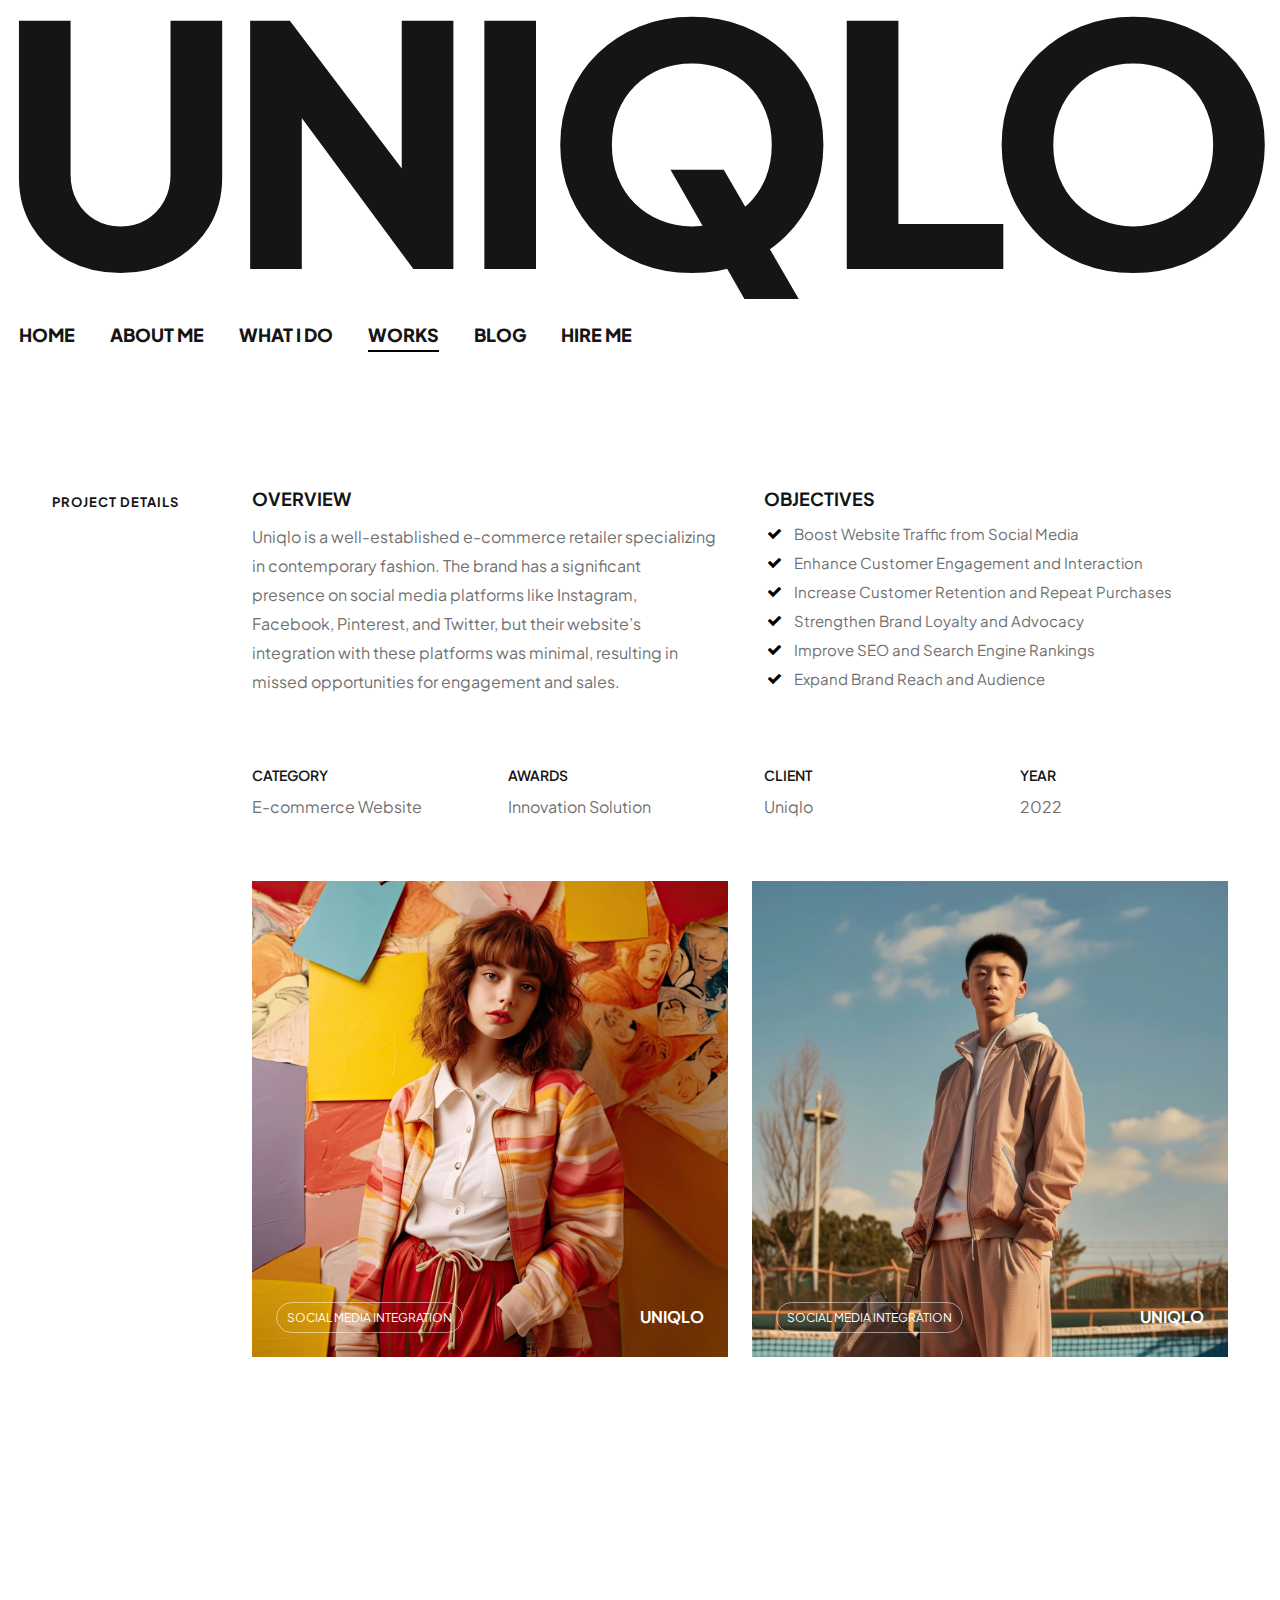
<file: work-single.html>
<!DOCTYPE html>
<html lang="en">

<head>
    <title>Nathan — Personal Portfolio Website</title>
    <link rel="icon" href="images/icon.webp" type="image/gif" sizes="16x16">
    <meta content="text/html;charset=utf-8" http-equiv="Content-Type">
    <meta content="width=device-width, initial-scale=1.0" name="viewport" >
    <meta content="Nathan — Personal Portfolio Website" name="description" >
    <meta content="" name="keywords" >
    <meta content="" name="author" >
    <!-- CSS Files
    ================================================== -->
    <link href="css/bootstrap.min.css" rel="stylesheet" type="text/css" id="bootstrap">
    <link href="css/plugins.css" rel="stylesheet" type="text/css" >
    <link href="css/style.css" rel="stylesheet" type="text/css" >
    <link href="css/coloring.css" rel="stylesheet" type="text/css" >
    <!-- color scheme -->
    <link id="colors" href="css/colors/scheme-02.css" rel="stylesheet" type="text/css" >

</head>

<body>
    <div id="wrapper">
        <div class="float-text show-on-scroll">
            <span><a href="#">Scroll to top</a></span>
        </div>
        <div class="scrollbar-v show-on-scroll"></div>
        
        <!-- page preloader begin -->
        <div id="de-loader"></div>
        <!-- page preloader close -->

        <!-- content begin -->
        <div class="no-bottom no-top" id="content">

            <div id="top"></div>

            <section class="no-top">

                <div class="text-fit-wrapper">
                    <h1 class="text-fit wow">UNIQLO</h1>
                    <div class="d-menu-1 wow" data-wow-delay=".3s">
                        <ul>
                            <li><a href="02_index.html">Home</a></li>
                            <li><a href="02_about.html">About Me</a></li>
                            <li><a href="02_services.html">What I Do</a></li>
                            <li class="active"><a href="02_works.html">Works</a></li>
                            <li><a href="02_blog.html">Blog</a></li>
                            <li><a href="02_contact.html">Hire Me</a></li>
                        </ul>
                    </div>
                </div>
            </section>

            <section class="no-top">
                <div class="container">
                    <div class="row g-4">
                        <div class="col-lg-2">
                            <div class="subtitle wow fadeInUp" data-wow-delay=".3s">Project Details</div>
                        </div>

                        <div class="col-lg-10">
                            <div class="row">
                                <div class="col-lg-12">                            
                                    <div class="row g-4 gx-5 wow fadeInUp" data-wow-delay=".5s">
                                        <div class="col-sm-6">
                                            <h4>Overview</h4>
                                            <p class="no-bottom">Uniqlo is a well-established e-commerce retailer specializing in contemporary fashion. The brand has a significant presence on social media platforms like Instagram, Facebook, Pinterest, and Twitter, but their website’s integration with these platforms was minimal, resulting in missed opportunities for engagement and sales.</p>
                                        </div>

                                        <div class="col-sm-6">
                                            <h4>Objectives</h4>
                                            <ul class="ul-style-2">
                                                <li>Boost Website Traffic from Social Media</li>
                                                <li>Enhance Customer Engagement and Interaction</li>
                                                <li>Increase Customer Retention and Repeat Purchases</li>
                                                <li>Strengthen Brand Loyalty and Advocacy</li>
                                                <li>Improve SEO and Search Engine Rankings</li>
                                                <li>Expand Brand Reach and Audience</li>
                                            </ul>
                                        </div>
                                    </div>

                                    <div class="spacer-double"></div>

                                    <div class="row g-4 gx-5 wow fadeInUp" data-wow-delay=".6s">
                                        <div class="col-lg-3 col-sm-2">
                                            <h6>Category</h6>
                                            E-commerce Website
                                        </div>

                                        <div class="col-lg-3 col-sm-2">
                                            <h6>Awards</h6>
                                            Innovation Solution
                                        </div>

                                        <div class="col-lg-3 col-sm-2">
                                            <h6>Client</h6>
                                            Uniqlo
                                        </div>

                                        <div class="col-lg-3 col-sm-2">
                                            <h6>Year</h6>
                                            2022
                                        </div>
                                    </div>

                                    <div class="spacer-double"></div>

                                    <div class="row g-4 wow fadeInUp" data-wow-delay=".7s">
                                        <div class="col-lg-6">
                                            <div class="hover relative overflow-hidden text-light">  
                                              <a href="images/work-single/1.webp" class="image-popup overflow-hidden d-block relative">
                                                <img src="images/work-single/1.webp" class="img-fluid hover-scale-1-2" alt="">
                                                <div class="absolute bottom-0 w-100 p-4 d-flex text-white justify-content-between">
                                                    <div class="d-tag-s2">Social Media Integration</div>
                                                    <div class="fw-bold text-uppercase">Uniqlo</div>
                                                </div>
                                              </a>
                                            </div>
                                        </div>
                                        
                                        <div class="col-lg-6">
                                            <div class="hover relative overflow-hidden text-light">  
                                              <a href="images/work-single/2.webp" class="image-popup overflow-hidden d-block relative">
                                                <img src="images/work-single/2.webp" class="img-fluid hover-scale-1-2" alt="">
                                                <div class="absolute bottom-0 w-100 p-4 d-flex text-white justify-content-between">
                                                    <div class="d-tag-s2">Social Media Integration</div>
                                                    <div class="fw-bold text-uppercase">Uniqlo</div>
                                                </div>
                                              </a>
                                            </div>
                                        </div>
                                    </div>

                                </div>                        
                            </div>
                        </div>
                    </div>
                </div>
            </section>

            <section class="no-top">
                <div class="container">
                    <div class="row">
                        <div class="col-lg-2">
                            <div class="subtitle wow fadeInUp" data-wow-delay=".3s">Client Says</div>
                        </div>
                        <div class="col-lg-10 wow fadeInUp" data-wow-delay=".4s">                            
                            <h2 class="lh-1">Integrating social media into our website has been a game-changer for Uniqlo.</h2>
                            
                            <p>Sarah Johnson, Marketing Director, Uniqlo</p>
                        </div>
                    </div>
                </div>
            </section>

        </div>
        <!-- content close -->
        
        <!-- footer begin -->
        <footer>
            <div class="container-fluid">
                <div class="px-2">
                    <div class="row g-4 align-items-center">
                        <div class="col-lg-6">
                            <div class="d-menu-1 wow" data-wow-delay=".3s">
                                <ul>
                                    <li><a href="#">Facebook</a></li>
                                    <li><a href="#">Twitter</a></li>
                                    <li><a href="#">Instagram</a></li>
                                </ul>

                                <p class="no-bottom">All Right Reserved<br>Template By Designesia</p>

                            </div>
                        </div>

                        <div class="col-lg-6 text-lg-end">
                            <a href="02_contact.html">
                                <h2 class="fs-84 fw-800 pe-3 shuffle wow fadeInLeft" data-wow-delay=".3s">Let's Talk</h2>
                            </a>
                        </div>
                    </div>
                </div>
            </div>
        </footer>
        <!-- footer close -->
    </div>


    <!-- Javascript Files
    ================================================== -->
    <script src="js/plugins.js"></script>
    <script src="js/designesia.js"></script>

</body>
</html>
</file>
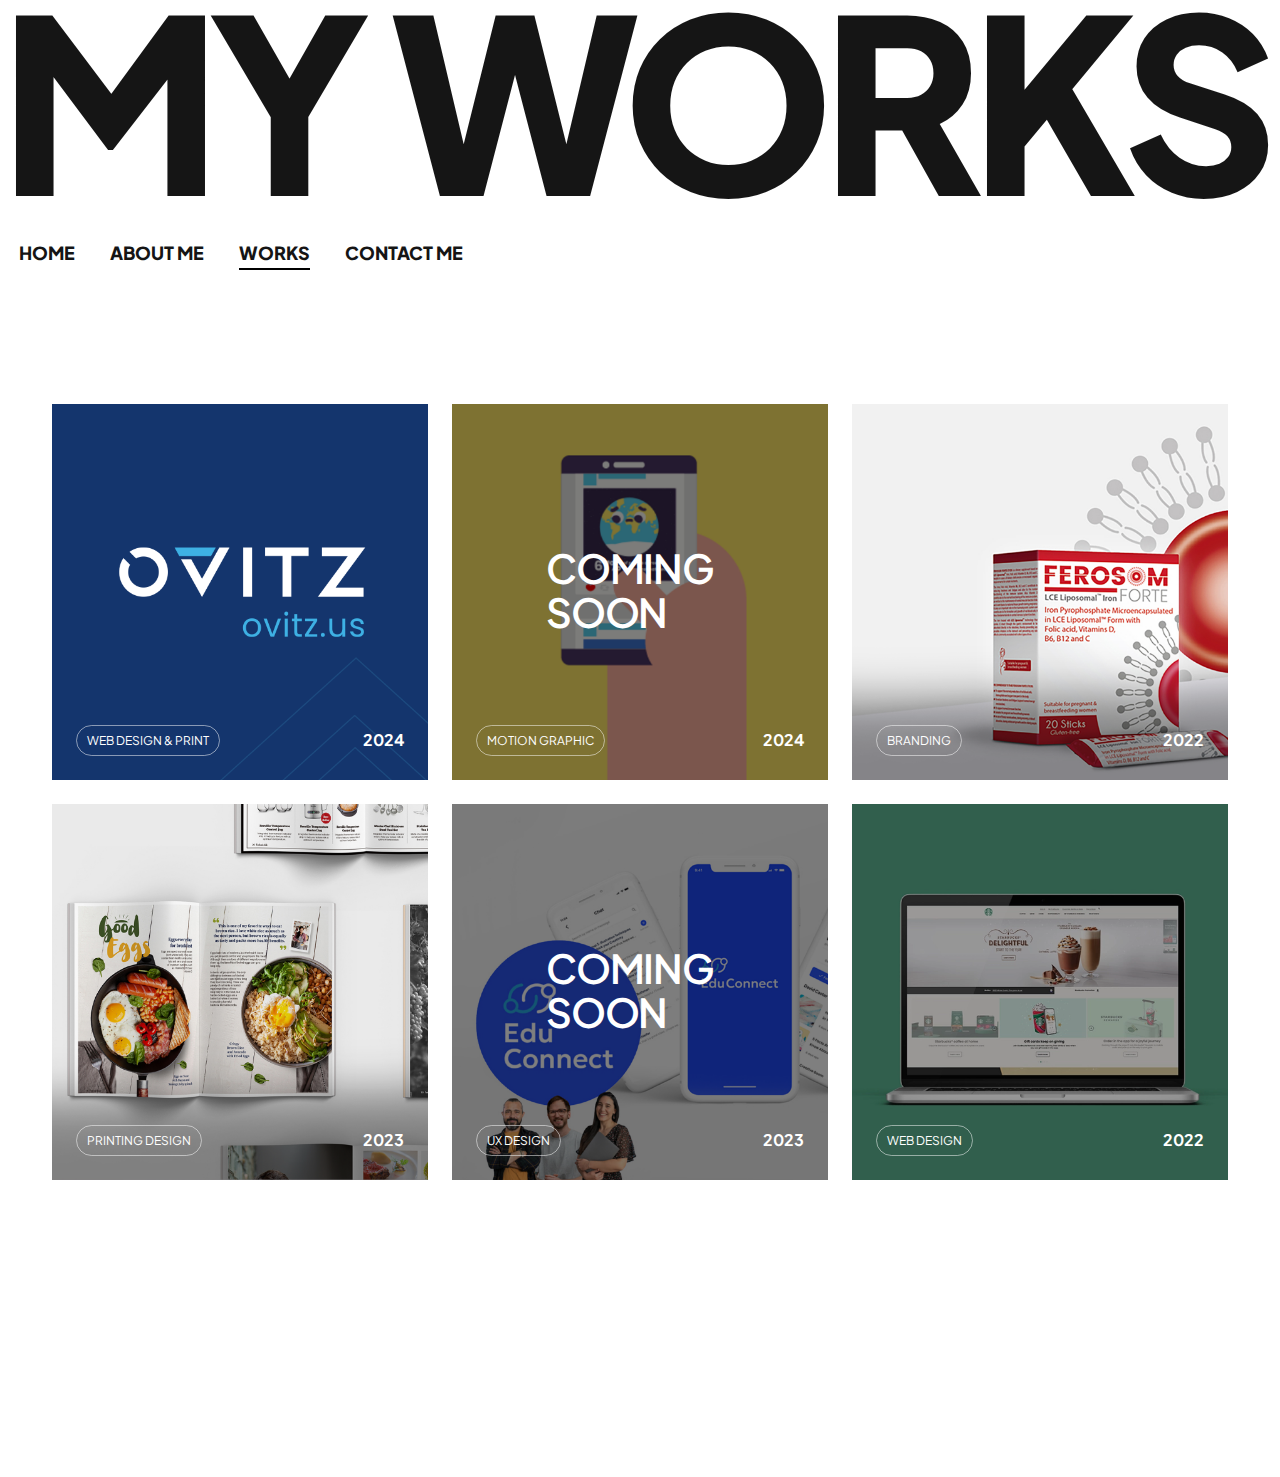
<file: works.html>
<!DOCTYPE html>
<html lang="en">

<head>
    <title>Anne Song - Portfolio</title>
    <link rel="icon" href="images/icon.webp" type="image/gif" sizes="16x16">
    <meta content="text/html;charset=utf-8" http-equiv="Content-Type">
    <meta content="width=device-width, initial-scale=1.0" name="viewport" >
    <meta content="Anne Song" name="description" >
    <meta content="" name="keywords" >
    <meta content="" name="author" >
    <!-- CSS Files
    ================================================== -->
    <link href="css/bootstrap.min.css" rel="stylesheet" type="text/css" id="bootstrap">
    <link href="css/plugins.css" rel="stylesheet" type="text/css" >
    <link href="css/style.css" rel="stylesheet" type="text/css" >
    <link href="css/coloring.css" rel="stylesheet" type="text/css" >
    <!-- color scheme -->
    <link id="colors" href="css/colors/scheme-02.css" rel="stylesheet" type="text/css" >

</head>

<body>
    <div id="wrapper">
        <div class="float-text show-on-scroll">
            <span><a href="#">Scroll to top</a></span>
        </div>
        <div class="scrollbar-v show-on-scroll"></div>
        
        <!-- page preloader begin -->
        <div id="de-loader"></div>
        <!-- page preloader close -->

        <!-- content begin -->
        <div class="no-bottom no-top" id="content">

            <div id="top"></div>

            <section class="no-top">

                <div class="text-fit-wrapper">
                    <h1 class="text-fit wow">My Works</h1>
                    <div class="d-menu-1 wow" data-wow-delay=".3s">
                        <ul>
                            <li><a href="index.html">Home</a></li>
                            <li><a href="about.html">About Me</a></li>
                            <li class="active"><a href="02_works.html">Works</a></li>
                            <li><a href="contact.html">Contact me</a></li>
                        </ul>
                    </div>
                </div>
            </section>

            <section class="no-top">
                <div class="container">
                    <div class="row g-4 wow fadeInUp" data-wow-delay=".3s">
                        <div class="col-lg-4">
                            <div class="hover relative overflow-hidden text-light">  
                              <a href="work-ov.html" class="overflow-hidden d-block relative">
                                <h2 class="fs-40 abs-centered z-index-1 hover-op-0"></h2>
                                <img src="images/work-single/ov_logo.webp" class="img-fluid hover-scale-1-2" alt="">

                                <div class="absolute bottom-0 w-100 p-4 d-flex text-white justify-content-between">
                                    <div class="d-tag-s2">WEB design & Print</div>
                                    <div class="fw-bold">2024</div>
                                </div>
                              </a>
                            </div>
                        </div>

                        <div class="col-lg-4">
                            <div class="hover relative overflow-hidden text-light">  
                              <a href="#" class="overflow-hidden d-block relative">
                                <h2 class="fs-40 abs-centered z-index-1 hover-op-0">Coming soon</h2>
                                <img src="images/work-single/motion_comingsoon.webp" class="img-fluid hover-scale-1-2" alt="">
                                <div class="absolute bottom-0 w-100 p-4 d-flex text-white justify-content-between">
                                    <div class="d-tag-s2">Motion Graphic</div>
                                    <div class="fw-bold">2024</div>
                                </div>
    </a>
                            </div>
                        </div>

                        <div class="col-lg-4">
                            <div class="hover relative overflow-hidden text-light">  
                            <a href="work-pharma.html" class="overflow-hidden d-block relative">
                                <h2 class="fs-40 abs-centered z-index-1 hover-op-0"></h2>
                                <img src="images/work-single/fero_thumb.webp" class="img-fluid hover-scale-1-2" alt="">

                                <div class="absolute bottom-0 w-100 p-4 d-flex text-white justify-content-between">
                                    <div class="d-tag-s2">Branding</div>
                                    <div class="fw-bold">2022</div>
                                </div>
                              </a>
                            </div>
                        </div>

                        <div class="col-lg-4">
                            <div class="hover relative overflow-hidden text-light">  
                              <a href="work-edit.html" class="overflow-hidden d-block relative">
                                <h2 class="fs-40 abs-centered z-index-1 hover-op-0"></h2>
                                <img src="images/work-single/editorial_thumb.webp" class="img-fluid hover-scale-1-2" alt="">

                                <div class="absolute bottom-0 w-100 p-4 d-flex text-white justify-content-between">
                                    <div class="d-tag-s2">Printing design</div>
                                    <div class="fw-bold">2023</div>
                                </div>
                              </a>
                            </div>
                        </div>

                        <div class="col-lg-4">
                            <div class="hover relative overflow-hidden text-light">  
                              <a href="#" class="overflow-hidden d-block relative">
                                <h2 class="fs-40 abs-centered z-index-1 hover-op-0">Coming soon</h2>
                                <img src="images/work-single/edu_coming.webp" class="img-fluid hover-scale-1-2" alt="">

                                <div class="absolute bottom-0 w-100 p-4 d-flex text-white justify-content-between">
                                    <div class="d-tag-s2">UX design</div>
                                    <div class="fw-bold">2023</div>
                                </div>
                              </a>
                            </div>
                        </div>

                        <div class="col-lg-4">
                            <div class="hover relative overflow-hidden text-light">  
                              <a href="work-starbucks.html" class="overflow-hidden d-block relative">
                                <h2 class="fs-40 abs-centered z-index-1 hover-op-0"></h2>
                                <img src="images/works/starbucks.webp" class="img-fluid hover-scale-1-2" alt="">

                                <div class="absolute bottom-0 w-100 p-4 d-flex text-white justify-content-between">
                                    <div class="d-tag-s2">Web design</div>
                                    <div class="fw-bold">2022</div>
                                </div>
                              </a>
                            </div>
                        </div>
                    </div>
                </div>
            </section>

        </div>
        <!-- content close -->
        
        <!-- footer begin -->
        <footer>
            <div class="container-fluid">
                <div class="px-2">
                    <div class="row g-4 align-items-center">
                        <div class="col-lg-6">
                            <div class="d-menu-1 wow" data-wow-delay=".3s">
                            </div>
                        </div>

                        <div class="col-lg-6 text-lg-end">
                            <a href="contact.html">
                                <h2 class="fs-84 fw-800 pe-3 shuffle wow fadeInLeft" data-wow-delay=".3s">Let's Talk</h2>
                            </a>
                        </div>
                    </div>
                </div>
            </div>
        </footer>
        <!-- footer close -->
    </div>


    <!-- Javascript Files
    ================================================== -->
    <script src="js/plugins.js"></script>
    <script src="js/designesia.js"></script>

</body>
</html>
</file>
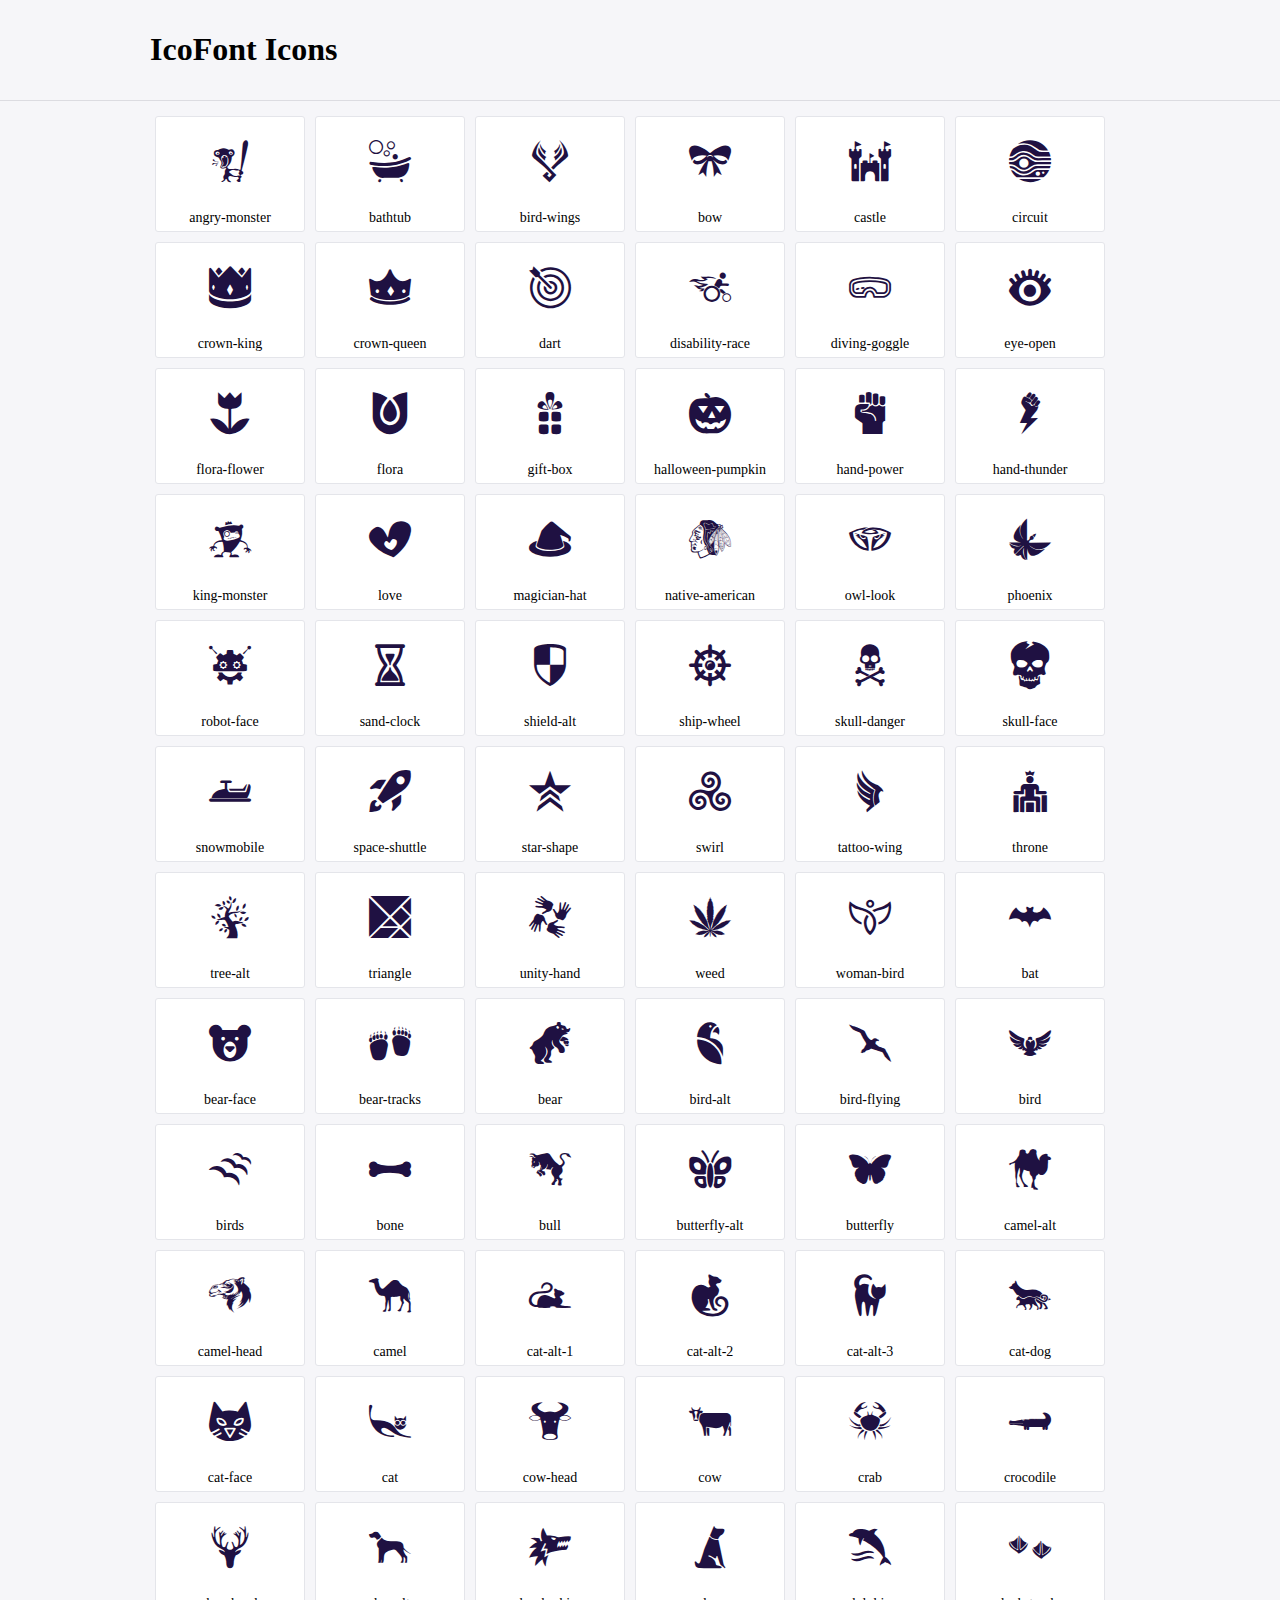
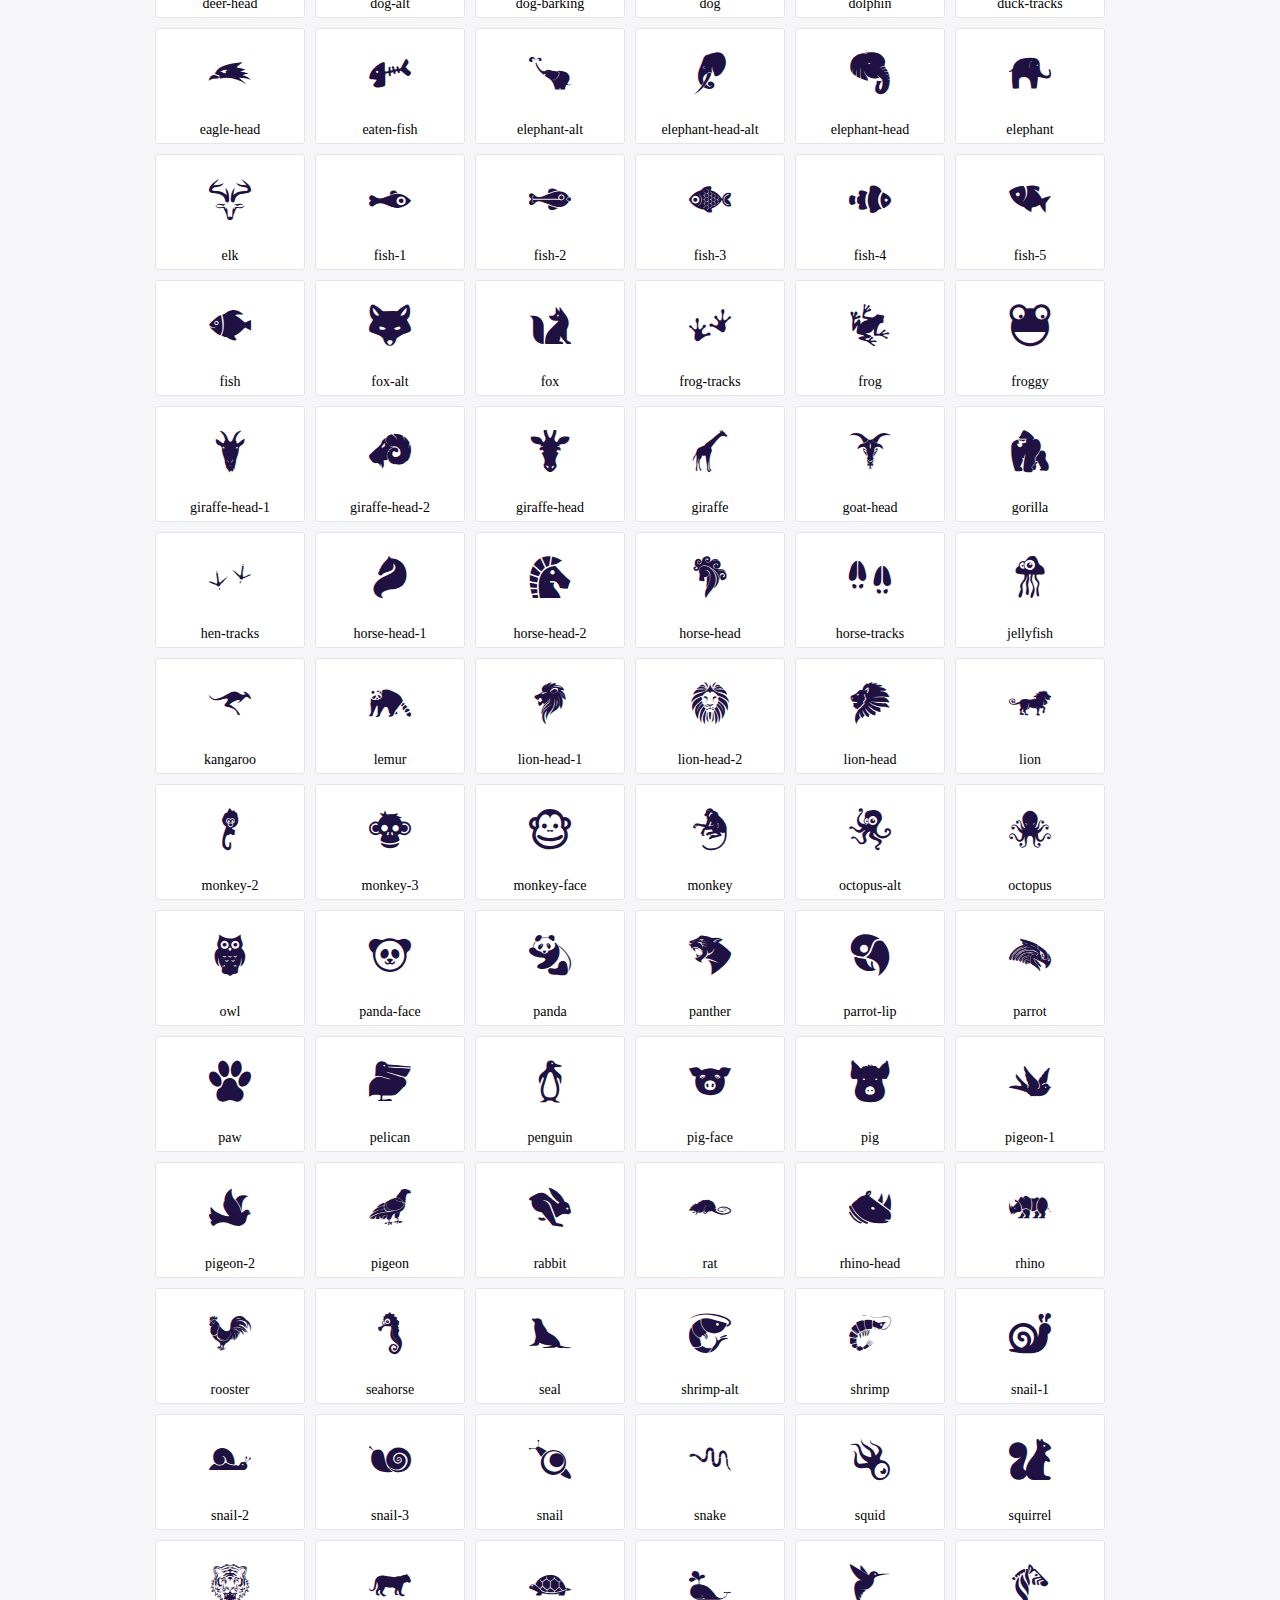
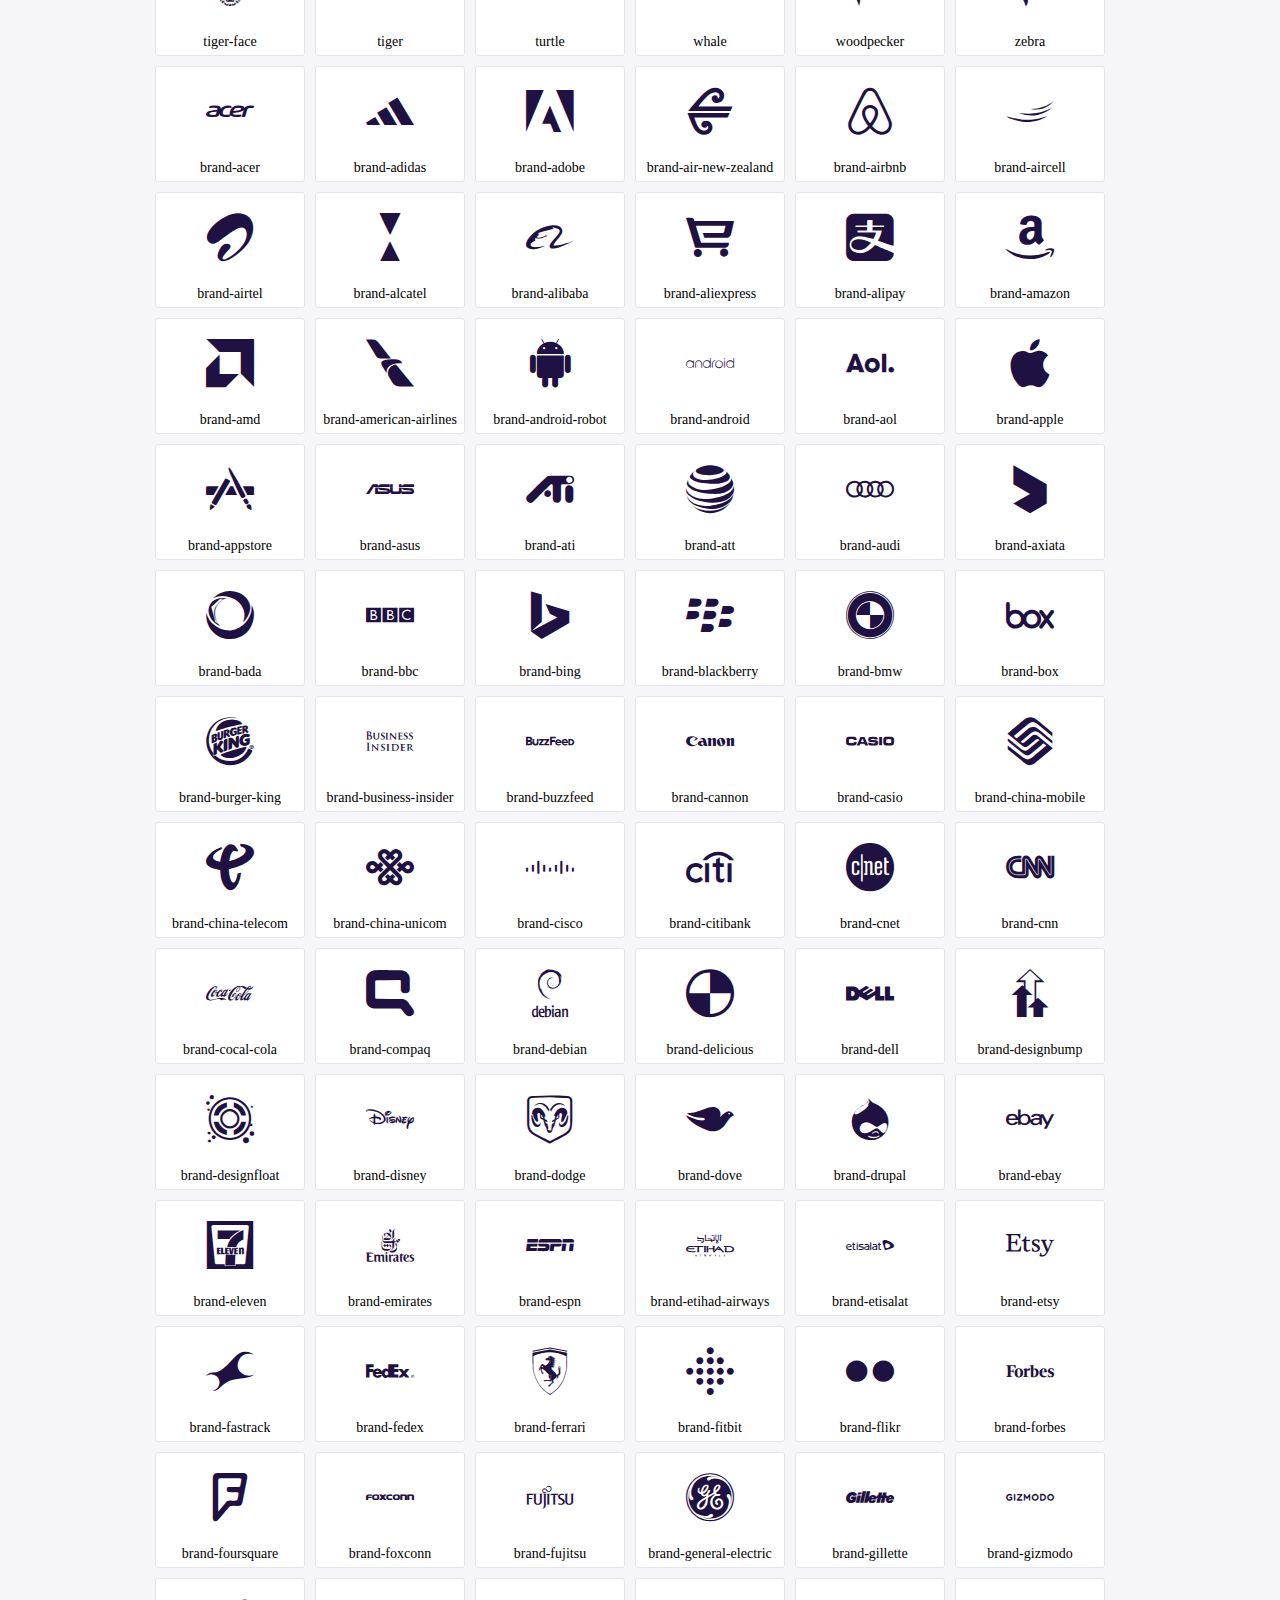
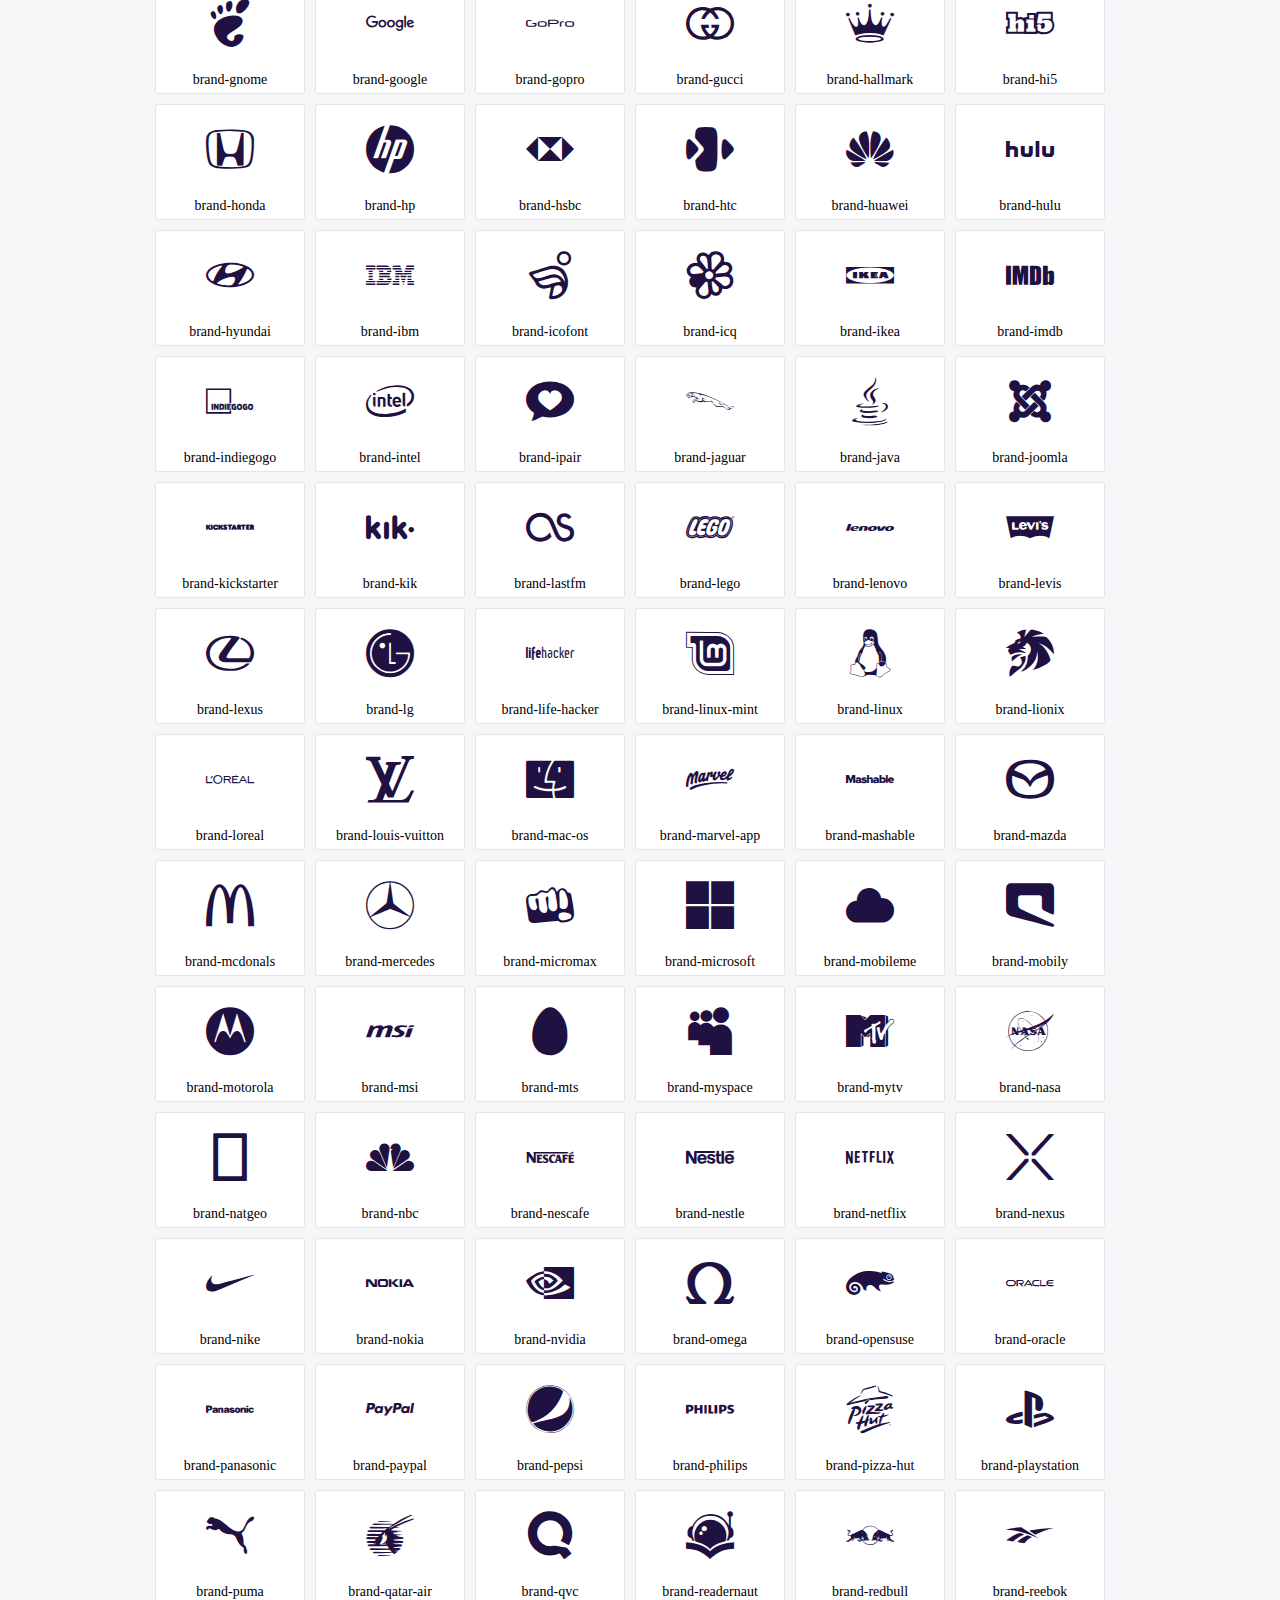
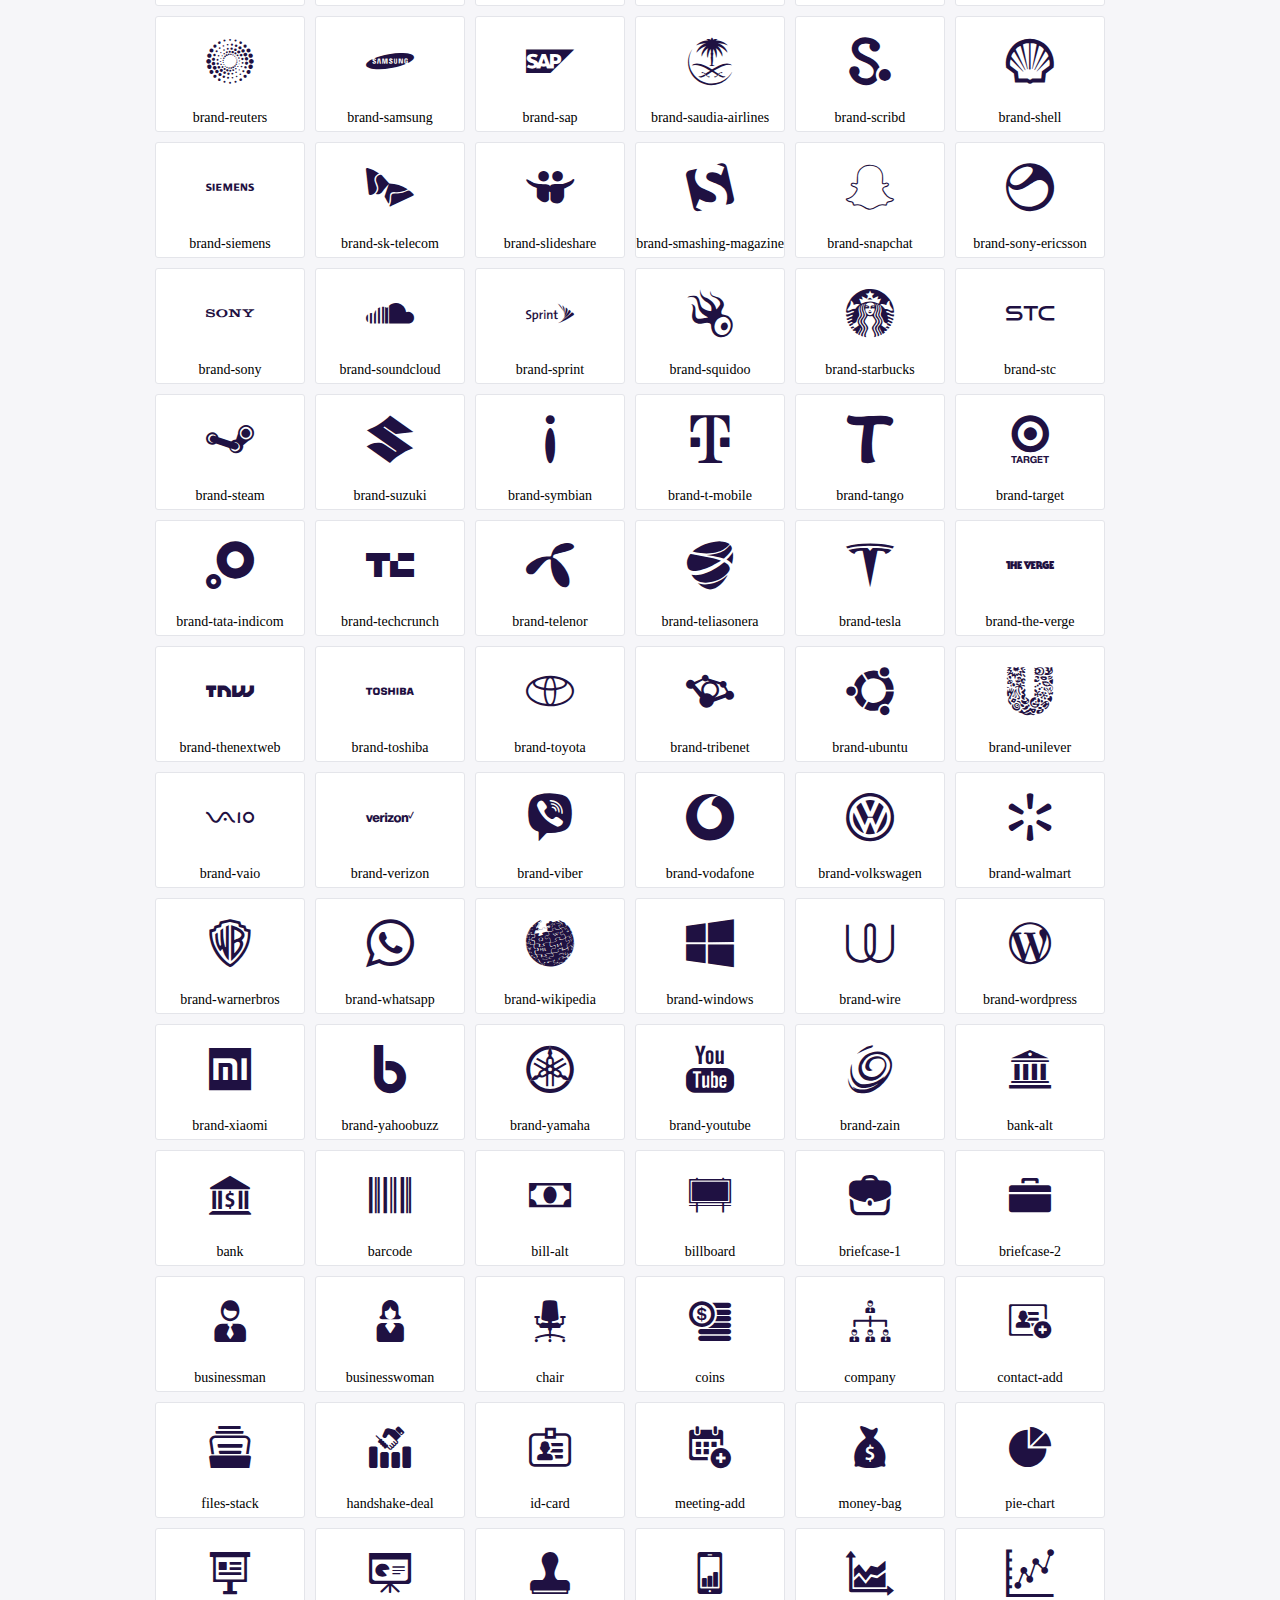
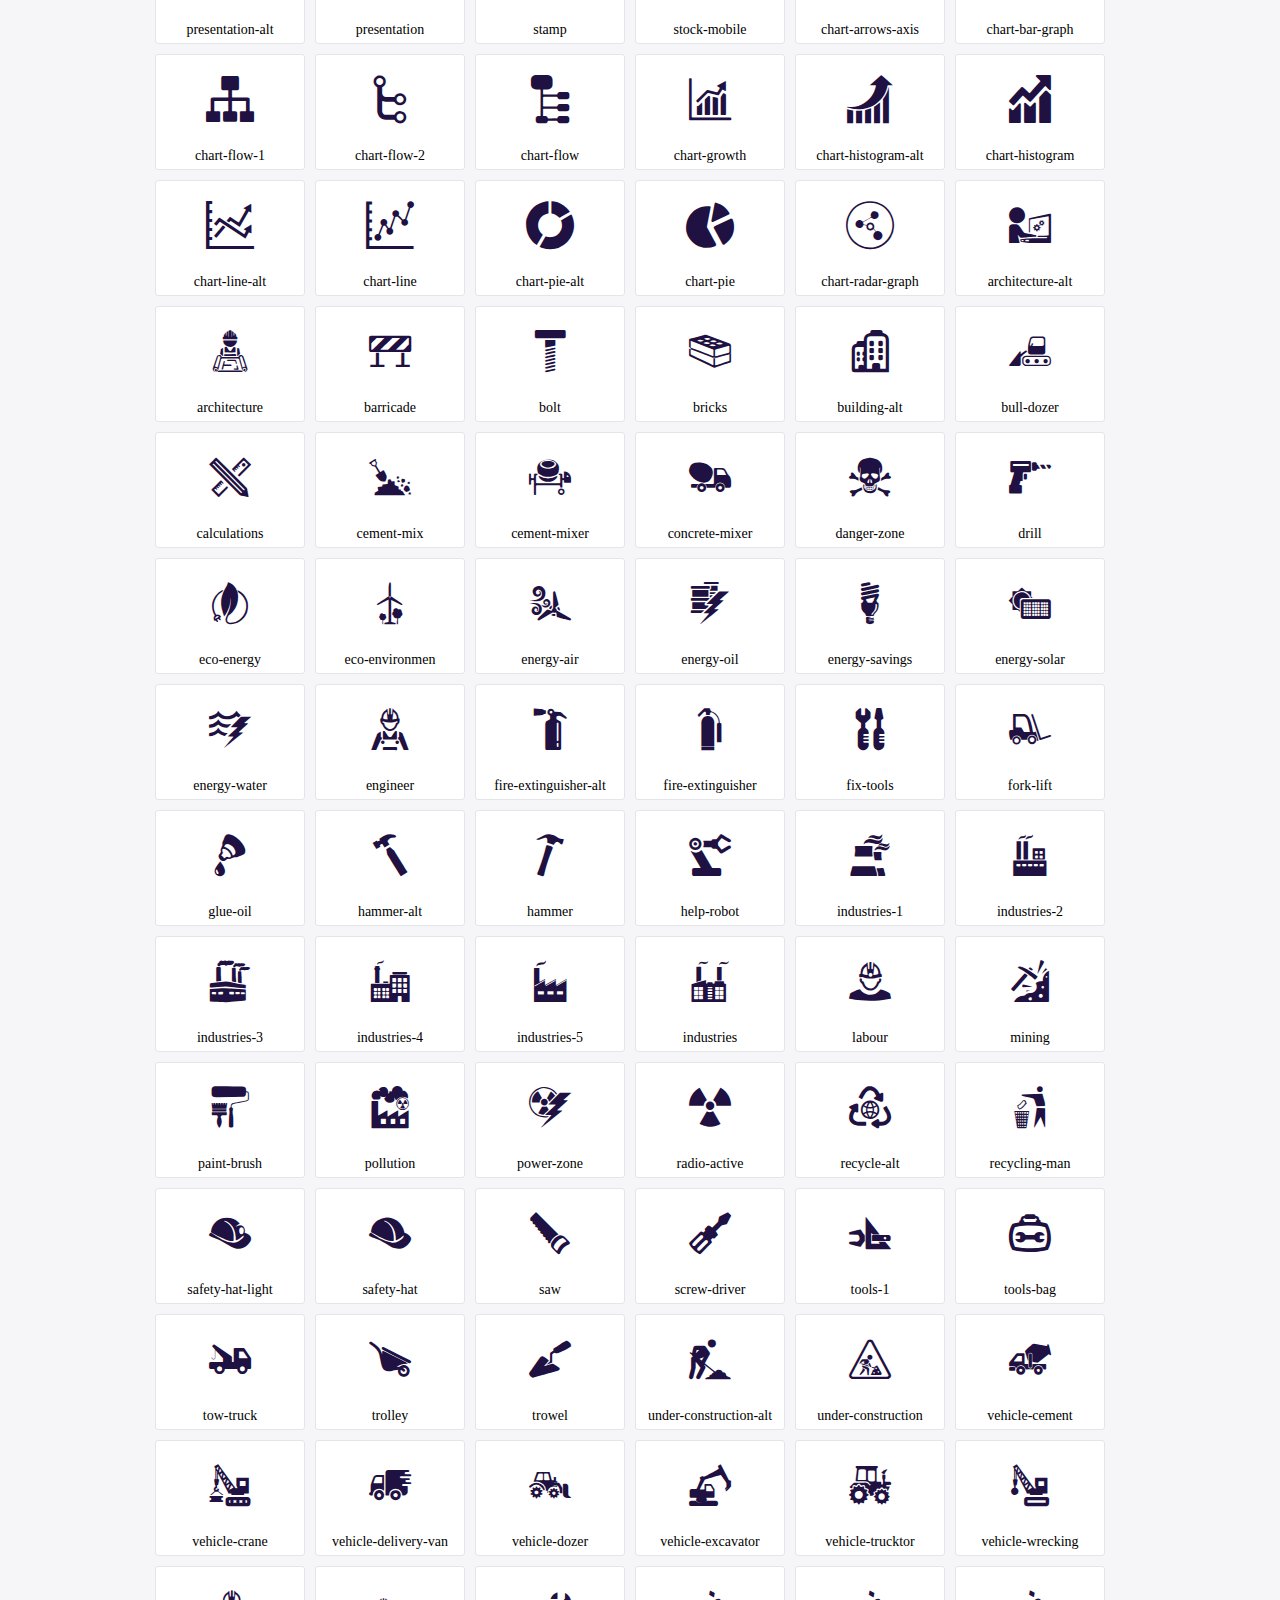
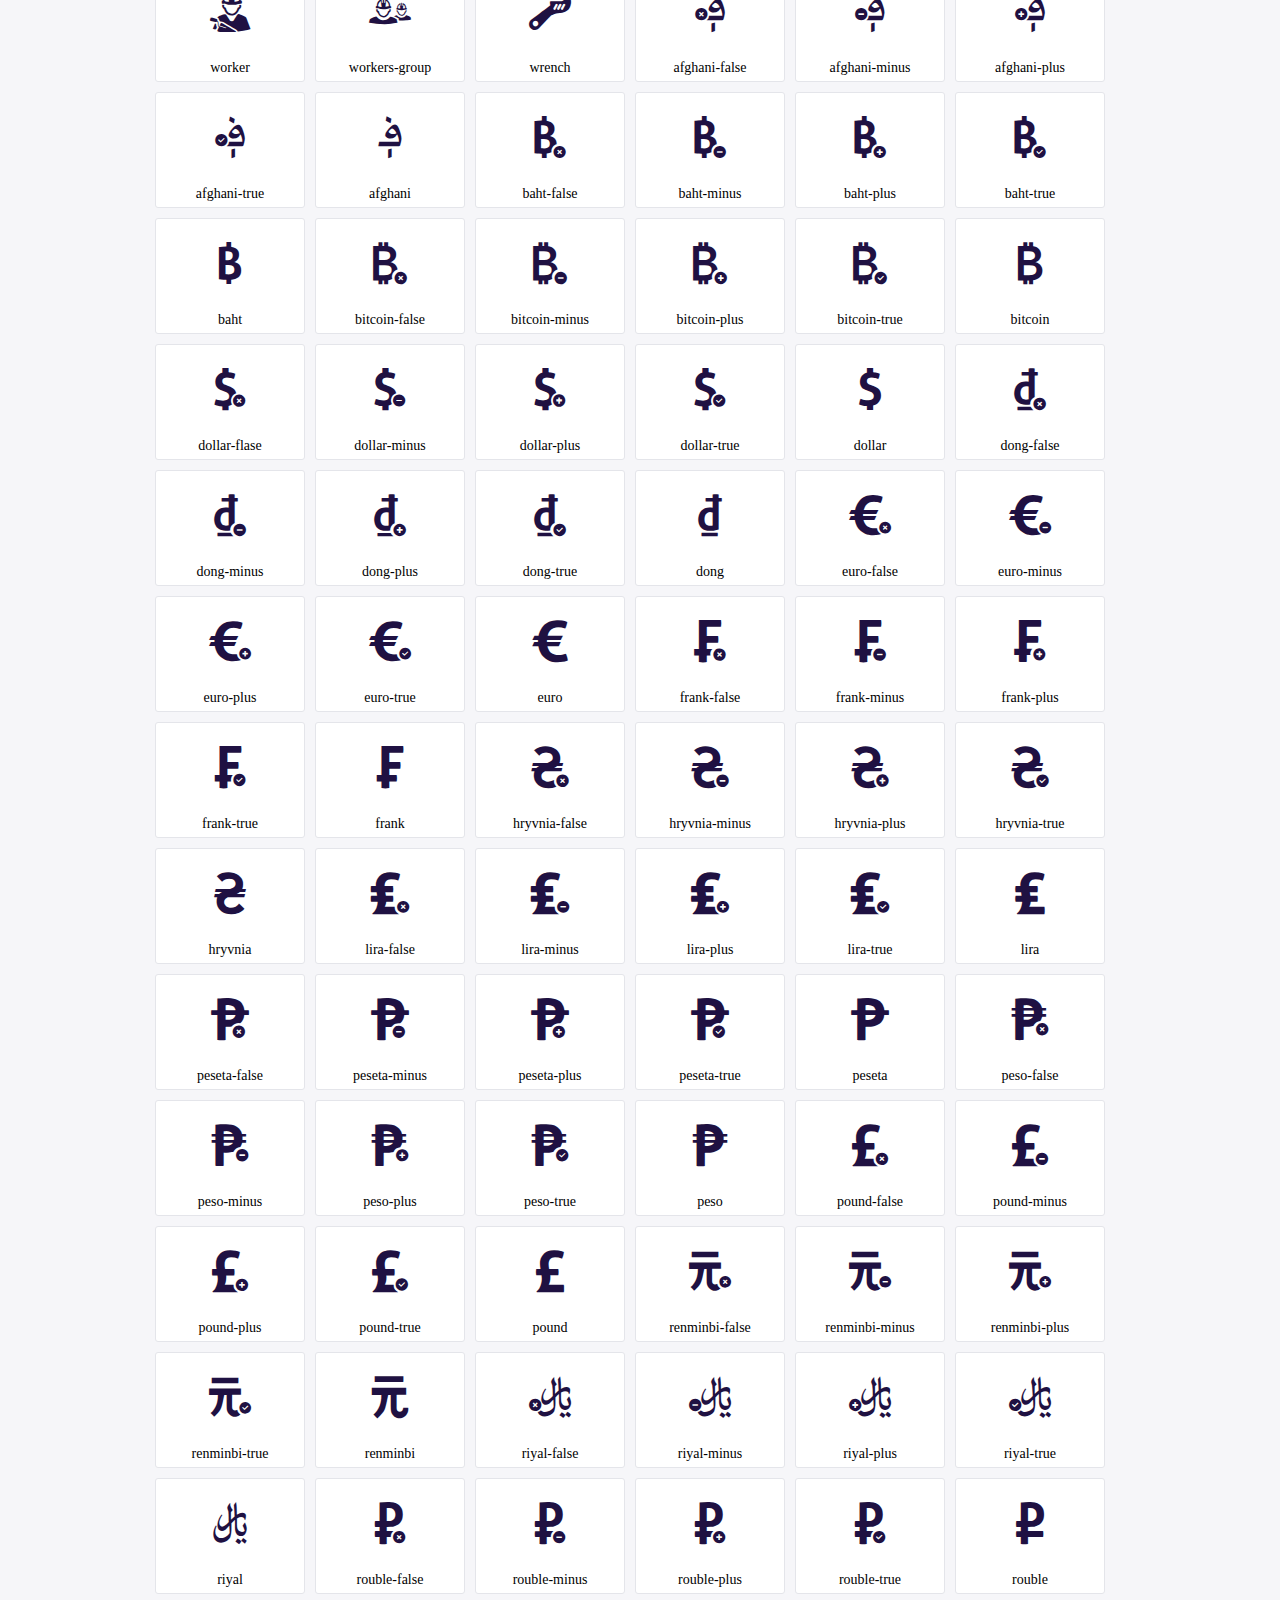
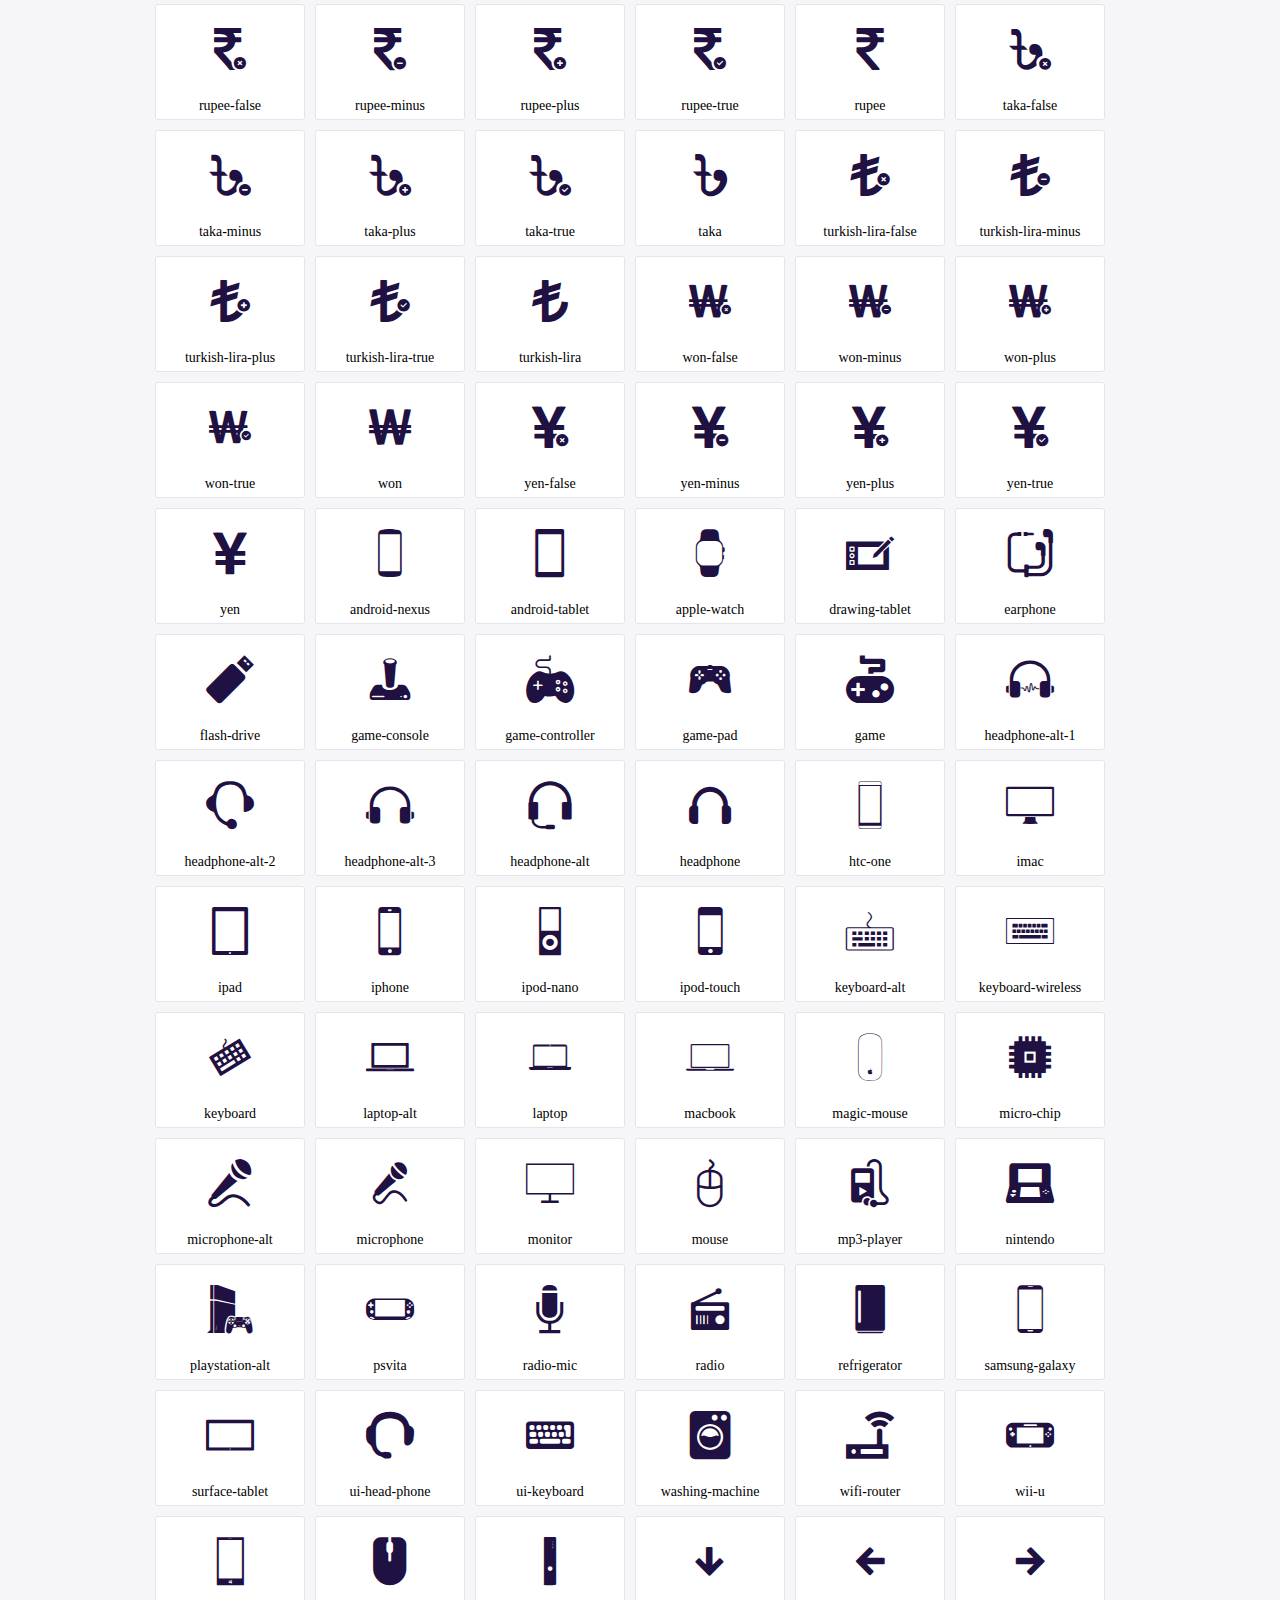
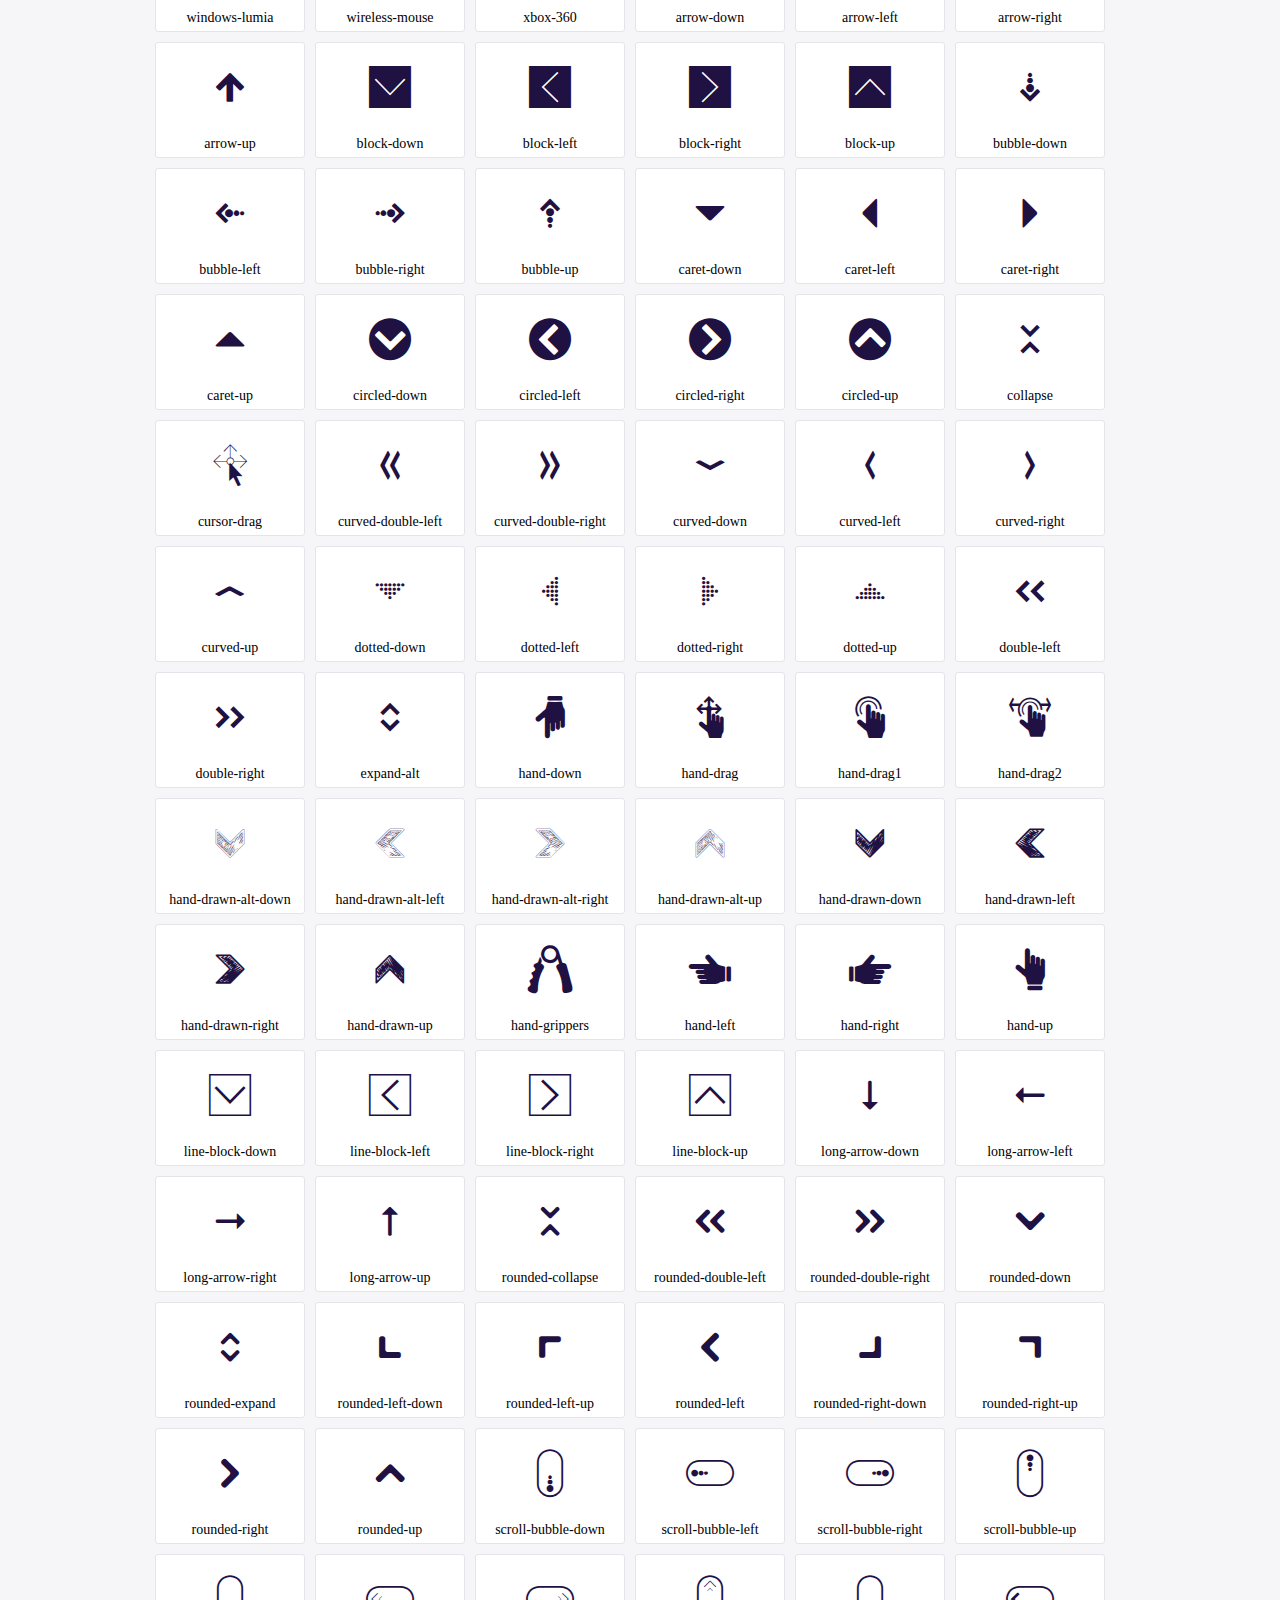
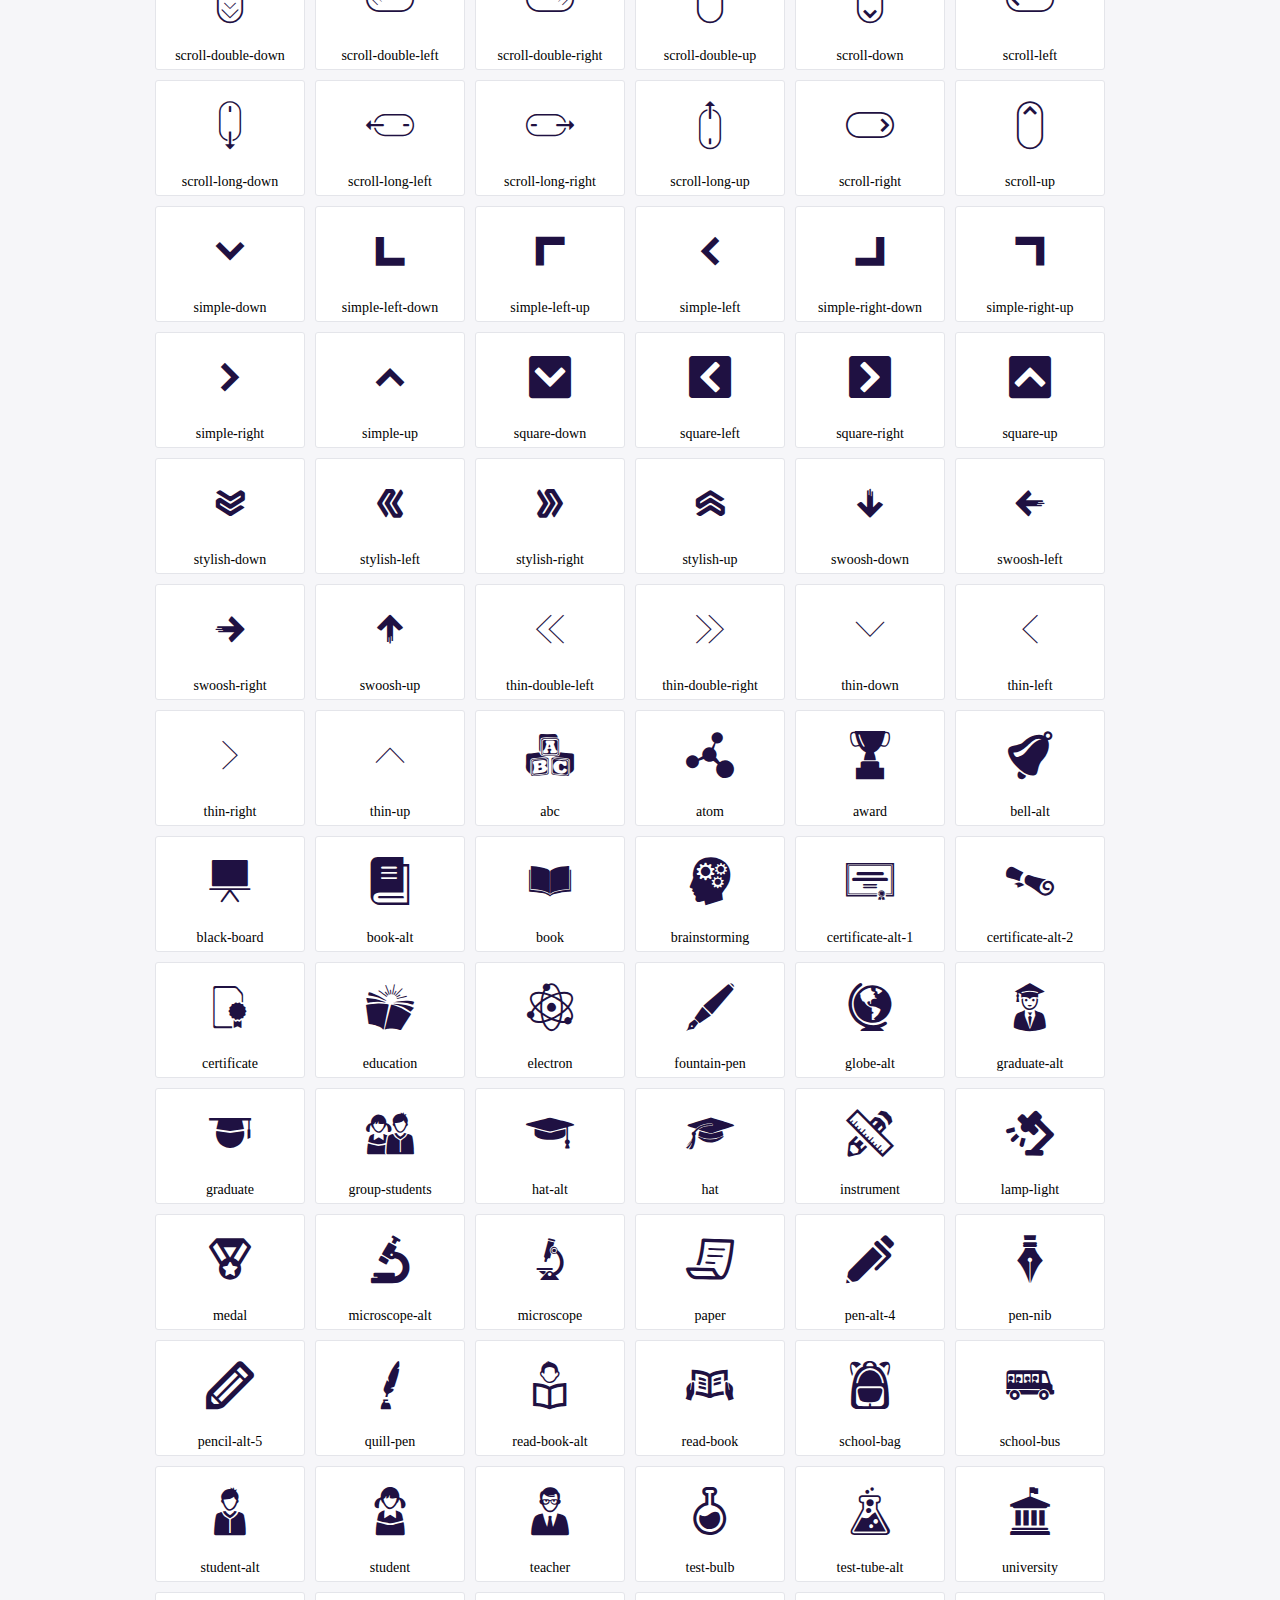
<file: fonts/icofont/demo.html>
<!DOCTYPE html>
	<html>
	<head>
		<meta charset="utf-8">
		<title>Examples | IcoFont</title>
		<link rel="stylesheet" type="text/css" href="./icofont.min.css">
		<style type="text/css">
			body {
				margin: 0;
				padding: 0;
				background: #F6F6F9;
			}
			.header {
				border-bottom: 1px solid #DCDCE1;
				padding: 10px 0;
				margin-bottom: 10px;
			}
			.container {
				width: 980px;
				margin: 0 auto;
			}
			.ico-title {
				font-size: 2em;
			}
			.iconlist {
				margin: 0;
				padding: 0;
				list-style: none;
				text-align: center;
				width: 100%;
				display: flex;
				flex-wrap: wrap;
				flex-direction: row;
			}
			.iconlist li {
				position: relative;
				margin: 5px;
				width: 150px;
				cursor: pointer;
			}
			.iconlist li .icon-holder {
				position: relative;
				text-align: center;
				border-radius: 3px;
				overflow: hidden;
				padding-bottom: 5px;
				background: #ffffff;
				border: 1px solid #E4E5EA;
				transition: all 0.2s linear 0s;
			}
			.iconlist li .icon-holder:hover {
				background: #00C3DA;
				color: #ffffff;
			}
			.iconlist li .icon-holder:hover .icon i {
				color: #ffffff;
			}
			.iconlist li .icon-holder .icon {
				padding: 20px;
				text-align: center;
			}
			.iconlist li .icon-holder .icon i {
				font-size: 3em;
				color: #1F1142;
			}
			.iconlist li .icon-holder span {
				font-size: 14px;
				display: block;
				margin-top: 5px;
				border-radius: 3px;
			}
		</style>
	</head>
	<body>
	<div class="header">
		<div class="container">
			<h1 class="ico-title"> IcoFont Icons </h1>
		</div>
	</div>
	<div class="container">
		<ul class="iconlist">
		
		<li>
			<div class="icon-holder">
				<div class="icon"> 
					<i class="icofont-angry-monster"></i>
				</div> 
				<span> angry-monster </span>
			</div>
		</li>
		
		<li>
			<div class="icon-holder">
				<div class="icon"> 
					<i class="icofont-bathtub"></i>
				</div> 
				<span> bathtub </span>
			</div>
		</li>
		
		<li>
			<div class="icon-holder">
				<div class="icon"> 
					<i class="icofont-bird-wings"></i>
				</div> 
				<span> bird-wings </span>
			</div>
		</li>
		
		<li>
			<div class="icon-holder">
				<div class="icon"> 
					<i class="icofont-bow"></i>
				</div> 
				<span> bow </span>
			</div>
		</li>
		
		<li>
			<div class="icon-holder">
				<div class="icon"> 
					<i class="icofont-castle"></i>
				</div> 
				<span> castle </span>
			</div>
		</li>
		
		<li>
			<div class="icon-holder">
				<div class="icon"> 
					<i class="icofont-circuit"></i>
				</div> 
				<span> circuit </span>
			</div>
		</li>
		
		<li>
			<div class="icon-holder">
				<div class="icon"> 
					<i class="icofont-crown-king"></i>
				</div> 
				<span> crown-king </span>
			</div>
		</li>
		
		<li>
			<div class="icon-holder">
				<div class="icon"> 
					<i class="icofont-crown-queen"></i>
				</div> 
				<span> crown-queen </span>
			</div>
		</li>
		
		<li>
			<div class="icon-holder">
				<div class="icon"> 
					<i class="icofont-dart"></i>
				</div> 
				<span> dart </span>
			</div>
		</li>
		
		<li>
			<div class="icon-holder">
				<div class="icon"> 
					<i class="icofont-disability-race"></i>
				</div> 
				<span> disability-race </span>
			</div>
		</li>
		
		<li>
			<div class="icon-holder">
				<div class="icon"> 
					<i class="icofont-diving-goggle"></i>
				</div> 
				<span> diving-goggle </span>
			</div>
		</li>
		
		<li>
			<div class="icon-holder">
				<div class="icon"> 
					<i class="icofont-eye-open"></i>
				</div> 
				<span> eye-open </span>
			</div>
		</li>
		
		<li>
			<div class="icon-holder">
				<div class="icon"> 
					<i class="icofont-flora-flower"></i>
				</div> 
				<span> flora-flower </span>
			</div>
		</li>
		
		<li>
			<div class="icon-holder">
				<div class="icon"> 
					<i class="icofont-flora"></i>
				</div> 
				<span> flora </span>
			</div>
		</li>
		
		<li>
			<div class="icon-holder">
				<div class="icon"> 
					<i class="icofont-gift-box"></i>
				</div> 
				<span> gift-box </span>
			</div>
		</li>
		
		<li>
			<div class="icon-holder">
				<div class="icon"> 
					<i class="icofont-halloween-pumpkin"></i>
				</div> 
				<span> halloween-pumpkin </span>
			</div>
		</li>
		
		<li>
			<div class="icon-holder">
				<div class="icon"> 
					<i class="icofont-hand-power"></i>
				</div> 
				<span> hand-power </span>
			</div>
		</li>
		
		<li>
			<div class="icon-holder">
				<div class="icon"> 
					<i class="icofont-hand-thunder"></i>
				</div> 
				<span> hand-thunder </span>
			</div>
		</li>
		
		<li>
			<div class="icon-holder">
				<div class="icon"> 
					<i class="icofont-king-monster"></i>
				</div> 
				<span> king-monster </span>
			</div>
		</li>
		
		<li>
			<div class="icon-holder">
				<div class="icon"> 
					<i class="icofont-love"></i>
				</div> 
				<span> love </span>
			</div>
		</li>
		
		<li>
			<div class="icon-holder">
				<div class="icon"> 
					<i class="icofont-magician-hat"></i>
				</div> 
				<span> magician-hat </span>
			</div>
		</li>
		
		<li>
			<div class="icon-holder">
				<div class="icon"> 
					<i class="icofont-native-american"></i>
				</div> 
				<span> native-american </span>
			</div>
		</li>
		
		<li>
			<div class="icon-holder">
				<div class="icon"> 
					<i class="icofont-owl-look"></i>
				</div> 
				<span> owl-look </span>
			</div>
		</li>
		
		<li>
			<div class="icon-holder">
				<div class="icon"> 
					<i class="icofont-phoenix"></i>
				</div> 
				<span> phoenix </span>
			</div>
		</li>
		
		<li>
			<div class="icon-holder">
				<div class="icon"> 
					<i class="icofont-robot-face"></i>
				</div> 
				<span> robot-face </span>
			</div>
		</li>
		
		<li>
			<div class="icon-holder">
				<div class="icon"> 
					<i class="icofont-sand-clock"></i>
				</div> 
				<span> sand-clock </span>
			</div>
		</li>
		
		<li>
			<div class="icon-holder">
				<div class="icon"> 
					<i class="icofont-shield-alt"></i>
				</div> 
				<span> shield-alt </span>
			</div>
		</li>
		
		<li>
			<div class="icon-holder">
				<div class="icon"> 
					<i class="icofont-ship-wheel"></i>
				</div> 
				<span> ship-wheel </span>
			</div>
		</li>
		
		<li>
			<div class="icon-holder">
				<div class="icon"> 
					<i class="icofont-skull-danger"></i>
				</div> 
				<span> skull-danger </span>
			</div>
		</li>
		
		<li>
			<div class="icon-holder">
				<div class="icon"> 
					<i class="icofont-skull-face"></i>
				</div> 
				<span> skull-face </span>
			</div>
		</li>
		
		<li>
			<div class="icon-holder">
				<div class="icon"> 
					<i class="icofont-snowmobile"></i>
				</div> 
				<span> snowmobile </span>
			</div>
		</li>
		
		<li>
			<div class="icon-holder">
				<div class="icon"> 
					<i class="icofont-space-shuttle"></i>
				</div> 
				<span> space-shuttle </span>
			</div>
		</li>
		
		<li>
			<div class="icon-holder">
				<div class="icon"> 
					<i class="icofont-star-shape"></i>
				</div> 
				<span> star-shape </span>
			</div>
		</li>
		
		<li>
			<div class="icon-holder">
				<div class="icon"> 
					<i class="icofont-swirl"></i>
				</div> 
				<span> swirl </span>
			</div>
		</li>
		
		<li>
			<div class="icon-holder">
				<div class="icon"> 
					<i class="icofont-tattoo-wing"></i>
				</div> 
				<span> tattoo-wing </span>
			</div>
		</li>
		
		<li>
			<div class="icon-holder">
				<div class="icon"> 
					<i class="icofont-throne"></i>
				</div> 
				<span> throne </span>
			</div>
		</li>
		
		<li>
			<div class="icon-holder">
				<div class="icon"> 
					<i class="icofont-tree-alt"></i>
				</div> 
				<span> tree-alt </span>
			</div>
		</li>
		
		<li>
			<div class="icon-holder">
				<div class="icon"> 
					<i class="icofont-triangle"></i>
				</div> 
				<span> triangle </span>
			</div>
		</li>
		
		<li>
			<div class="icon-holder">
				<div class="icon"> 
					<i class="icofont-unity-hand"></i>
				</div> 
				<span> unity-hand </span>
			</div>
		</li>
		
		<li>
			<div class="icon-holder">
				<div class="icon"> 
					<i class="icofont-weed"></i>
				</div> 
				<span> weed </span>
			</div>
		</li>
		
		<li>
			<div class="icon-holder">
				<div class="icon"> 
					<i class="icofont-woman-bird"></i>
				</div> 
				<span> woman-bird </span>
			</div>
		</li>
		
		<li>
			<div class="icon-holder">
				<div class="icon"> 
					<i class="icofont-bat"></i>
				</div> 
				<span> bat </span>
			</div>
		</li>
		
		<li>
			<div class="icon-holder">
				<div class="icon"> 
					<i class="icofont-bear-face"></i>
				</div> 
				<span> bear-face </span>
			</div>
		</li>
		
		<li>
			<div class="icon-holder">
				<div class="icon"> 
					<i class="icofont-bear-tracks"></i>
				</div> 
				<span> bear-tracks </span>
			</div>
		</li>
		
		<li>
			<div class="icon-holder">
				<div class="icon"> 
					<i class="icofont-bear"></i>
				</div> 
				<span> bear </span>
			</div>
		</li>
		
		<li>
			<div class="icon-holder">
				<div class="icon"> 
					<i class="icofont-bird-alt"></i>
				</div> 
				<span> bird-alt </span>
			</div>
		</li>
		
		<li>
			<div class="icon-holder">
				<div class="icon"> 
					<i class="icofont-bird-flying"></i>
				</div> 
				<span> bird-flying </span>
			</div>
		</li>
		
		<li>
			<div class="icon-holder">
				<div class="icon"> 
					<i class="icofont-bird"></i>
				</div> 
				<span> bird </span>
			</div>
		</li>
		
		<li>
			<div class="icon-holder">
				<div class="icon"> 
					<i class="icofont-birds"></i>
				</div> 
				<span> birds </span>
			</div>
		</li>
		
		<li>
			<div class="icon-holder">
				<div class="icon"> 
					<i class="icofont-bone"></i>
				</div> 
				<span> bone </span>
			</div>
		</li>
		
		<li>
			<div class="icon-holder">
				<div class="icon"> 
					<i class="icofont-bull"></i>
				</div> 
				<span> bull </span>
			</div>
		</li>
		
		<li>
			<div class="icon-holder">
				<div class="icon"> 
					<i class="icofont-butterfly-alt"></i>
				</div> 
				<span> butterfly-alt </span>
			</div>
		</li>
		
		<li>
			<div class="icon-holder">
				<div class="icon"> 
					<i class="icofont-butterfly"></i>
				</div> 
				<span> butterfly </span>
			</div>
		</li>
		
		<li>
			<div class="icon-holder">
				<div class="icon"> 
					<i class="icofont-camel-alt"></i>
				</div> 
				<span> camel-alt </span>
			</div>
		</li>
		
		<li>
			<div class="icon-holder">
				<div class="icon"> 
					<i class="icofont-camel-head"></i>
				</div> 
				<span> camel-head </span>
			</div>
		</li>
		
		<li>
			<div class="icon-holder">
				<div class="icon"> 
					<i class="icofont-camel"></i>
				</div> 
				<span> camel </span>
			</div>
		</li>
		
		<li>
			<div class="icon-holder">
				<div class="icon"> 
					<i class="icofont-cat-alt-1"></i>
				</div> 
				<span> cat-alt-1 </span>
			</div>
		</li>
		
		<li>
			<div class="icon-holder">
				<div class="icon"> 
					<i class="icofont-cat-alt-2"></i>
				</div> 
				<span> cat-alt-2 </span>
			</div>
		</li>
		
		<li>
			<div class="icon-holder">
				<div class="icon"> 
					<i class="icofont-cat-alt-3"></i>
				</div> 
				<span> cat-alt-3 </span>
			</div>
		</li>
		
		<li>
			<div class="icon-holder">
				<div class="icon"> 
					<i class="icofont-cat-dog"></i>
				</div> 
				<span> cat-dog </span>
			</div>
		</li>
		
		<li>
			<div class="icon-holder">
				<div class="icon"> 
					<i class="icofont-cat-face"></i>
				</div> 
				<span> cat-face </span>
			</div>
		</li>
		
		<li>
			<div class="icon-holder">
				<div class="icon"> 
					<i class="icofont-cat"></i>
				</div> 
				<span> cat </span>
			</div>
		</li>
		
		<li>
			<div class="icon-holder">
				<div class="icon"> 
					<i class="icofont-cow-head"></i>
				</div> 
				<span> cow-head </span>
			</div>
		</li>
		
		<li>
			<div class="icon-holder">
				<div class="icon"> 
					<i class="icofont-cow"></i>
				</div> 
				<span> cow </span>
			</div>
		</li>
		
		<li>
			<div class="icon-holder">
				<div class="icon"> 
					<i class="icofont-crab"></i>
				</div> 
				<span> crab </span>
			</div>
		</li>
		
		<li>
			<div class="icon-holder">
				<div class="icon"> 
					<i class="icofont-crocodile"></i>
				</div> 
				<span> crocodile </span>
			</div>
		</li>
		
		<li>
			<div class="icon-holder">
				<div class="icon"> 
					<i class="icofont-deer-head"></i>
				</div> 
				<span> deer-head </span>
			</div>
		</li>
		
		<li>
			<div class="icon-holder">
				<div class="icon"> 
					<i class="icofont-dog-alt"></i>
				</div> 
				<span> dog-alt </span>
			</div>
		</li>
		
		<li>
			<div class="icon-holder">
				<div class="icon"> 
					<i class="icofont-dog-barking"></i>
				</div> 
				<span> dog-barking </span>
			</div>
		</li>
		
		<li>
			<div class="icon-holder">
				<div class="icon"> 
					<i class="icofont-dog"></i>
				</div> 
				<span> dog </span>
			</div>
		</li>
		
		<li>
			<div class="icon-holder">
				<div class="icon"> 
					<i class="icofont-dolphin"></i>
				</div> 
				<span> dolphin </span>
			</div>
		</li>
		
		<li>
			<div class="icon-holder">
				<div class="icon"> 
					<i class="icofont-duck-tracks"></i>
				</div> 
				<span> duck-tracks </span>
			</div>
		</li>
		
		<li>
			<div class="icon-holder">
				<div class="icon"> 
					<i class="icofont-eagle-head"></i>
				</div> 
				<span> eagle-head </span>
			</div>
		</li>
		
		<li>
			<div class="icon-holder">
				<div class="icon"> 
					<i class="icofont-eaten-fish"></i>
				</div> 
				<span> eaten-fish </span>
			</div>
		</li>
		
		<li>
			<div class="icon-holder">
				<div class="icon"> 
					<i class="icofont-elephant-alt"></i>
				</div> 
				<span> elephant-alt </span>
			</div>
		</li>
		
		<li>
			<div class="icon-holder">
				<div class="icon"> 
					<i class="icofont-elephant-head-alt"></i>
				</div> 
				<span> elephant-head-alt </span>
			</div>
		</li>
		
		<li>
			<div class="icon-holder">
				<div class="icon"> 
					<i class="icofont-elephant-head"></i>
				</div> 
				<span> elephant-head </span>
			</div>
		</li>
		
		<li>
			<div class="icon-holder">
				<div class="icon"> 
					<i class="icofont-elephant"></i>
				</div> 
				<span> elephant </span>
			</div>
		</li>
		
		<li>
			<div class="icon-holder">
				<div class="icon"> 
					<i class="icofont-elk"></i>
				</div> 
				<span> elk </span>
			</div>
		</li>
		
		<li>
			<div class="icon-holder">
				<div class="icon"> 
					<i class="icofont-fish-1"></i>
				</div> 
				<span> fish-1 </span>
			</div>
		</li>
		
		<li>
			<div class="icon-holder">
				<div class="icon"> 
					<i class="icofont-fish-2"></i>
				</div> 
				<span> fish-2 </span>
			</div>
		</li>
		
		<li>
			<div class="icon-holder">
				<div class="icon"> 
					<i class="icofont-fish-3"></i>
				</div> 
				<span> fish-3 </span>
			</div>
		</li>
		
		<li>
			<div class="icon-holder">
				<div class="icon"> 
					<i class="icofont-fish-4"></i>
				</div> 
				<span> fish-4 </span>
			</div>
		</li>
		
		<li>
			<div class="icon-holder">
				<div class="icon"> 
					<i class="icofont-fish-5"></i>
				</div> 
				<span> fish-5 </span>
			</div>
		</li>
		
		<li>
			<div class="icon-holder">
				<div class="icon"> 
					<i class="icofont-fish"></i>
				</div> 
				<span> fish </span>
			</div>
		</li>
		
		<li>
			<div class="icon-holder">
				<div class="icon"> 
					<i class="icofont-fox-alt"></i>
				</div> 
				<span> fox-alt </span>
			</div>
		</li>
		
		<li>
			<div class="icon-holder">
				<div class="icon"> 
					<i class="icofont-fox"></i>
				</div> 
				<span> fox </span>
			</div>
		</li>
		
		<li>
			<div class="icon-holder">
				<div class="icon"> 
					<i class="icofont-frog-tracks"></i>
				</div> 
				<span> frog-tracks </span>
			</div>
		</li>
		
		<li>
			<div class="icon-holder">
				<div class="icon"> 
					<i class="icofont-frog"></i>
				</div> 
				<span> frog </span>
			</div>
		</li>
		
		<li>
			<div class="icon-holder">
				<div class="icon"> 
					<i class="icofont-froggy"></i>
				</div> 
				<span> froggy </span>
			</div>
		</li>
		
		<li>
			<div class="icon-holder">
				<div class="icon"> 
					<i class="icofont-giraffe-head-1"></i>
				</div> 
				<span> giraffe-head-1 </span>
			</div>
		</li>
		
		<li>
			<div class="icon-holder">
				<div class="icon"> 
					<i class="icofont-giraffe-head-2"></i>
				</div> 
				<span> giraffe-head-2 </span>
			</div>
		</li>
		
		<li>
			<div class="icon-holder">
				<div class="icon"> 
					<i class="icofont-giraffe-head"></i>
				</div> 
				<span> giraffe-head </span>
			</div>
		</li>
		
		<li>
			<div class="icon-holder">
				<div class="icon"> 
					<i class="icofont-giraffe"></i>
				</div> 
				<span> giraffe </span>
			</div>
		</li>
		
		<li>
			<div class="icon-holder">
				<div class="icon"> 
					<i class="icofont-goat-head"></i>
				</div> 
				<span> goat-head </span>
			</div>
		</li>
		
		<li>
			<div class="icon-holder">
				<div class="icon"> 
					<i class="icofont-gorilla"></i>
				</div> 
				<span> gorilla </span>
			</div>
		</li>
		
		<li>
			<div class="icon-holder">
				<div class="icon"> 
					<i class="icofont-hen-tracks"></i>
				</div> 
				<span> hen-tracks </span>
			</div>
		</li>
		
		<li>
			<div class="icon-holder">
				<div class="icon"> 
					<i class="icofont-horse-head-1"></i>
				</div> 
				<span> horse-head-1 </span>
			</div>
		</li>
		
		<li>
			<div class="icon-holder">
				<div class="icon"> 
					<i class="icofont-horse-head-2"></i>
				</div> 
				<span> horse-head-2 </span>
			</div>
		</li>
		
		<li>
			<div class="icon-holder">
				<div class="icon"> 
					<i class="icofont-horse-head"></i>
				</div> 
				<span> horse-head </span>
			</div>
		</li>
		
		<li>
			<div class="icon-holder">
				<div class="icon"> 
					<i class="icofont-horse-tracks"></i>
				</div> 
				<span> horse-tracks </span>
			</div>
		</li>
		
		<li>
			<div class="icon-holder">
				<div class="icon"> 
					<i class="icofont-jellyfish"></i>
				</div> 
				<span> jellyfish </span>
			</div>
		</li>
		
		<li>
			<div class="icon-holder">
				<div class="icon"> 
					<i class="icofont-kangaroo"></i>
				</div> 
				<span> kangaroo </span>
			</div>
		</li>
		
		<li>
			<div class="icon-holder">
				<div class="icon"> 
					<i class="icofont-lemur"></i>
				</div> 
				<span> lemur </span>
			</div>
		</li>
		
		<li>
			<div class="icon-holder">
				<div class="icon"> 
					<i class="icofont-lion-head-1"></i>
				</div> 
				<span> lion-head-1 </span>
			</div>
		</li>
		
		<li>
			<div class="icon-holder">
				<div class="icon"> 
					<i class="icofont-lion-head-2"></i>
				</div> 
				<span> lion-head-2 </span>
			</div>
		</li>
		
		<li>
			<div class="icon-holder">
				<div class="icon"> 
					<i class="icofont-lion-head"></i>
				</div> 
				<span> lion-head </span>
			</div>
		</li>
		
		<li>
			<div class="icon-holder">
				<div class="icon"> 
					<i class="icofont-lion"></i>
				</div> 
				<span> lion </span>
			</div>
		</li>
		
		<li>
			<div class="icon-holder">
				<div class="icon"> 
					<i class="icofont-monkey-2"></i>
				</div> 
				<span> monkey-2 </span>
			</div>
		</li>
		
		<li>
			<div class="icon-holder">
				<div class="icon"> 
					<i class="icofont-monkey-3"></i>
				</div> 
				<span> monkey-3 </span>
			</div>
		</li>
		
		<li>
			<div class="icon-holder">
				<div class="icon"> 
					<i class="icofont-monkey-face"></i>
				</div> 
				<span> monkey-face </span>
			</div>
		</li>
		
		<li>
			<div class="icon-holder">
				<div class="icon"> 
					<i class="icofont-monkey"></i>
				</div> 
				<span> monkey </span>
			</div>
		</li>
		
		<li>
			<div class="icon-holder">
				<div class="icon"> 
					<i class="icofont-octopus-alt"></i>
				</div> 
				<span> octopus-alt </span>
			</div>
		</li>
		
		<li>
			<div class="icon-holder">
				<div class="icon"> 
					<i class="icofont-octopus"></i>
				</div> 
				<span> octopus </span>
			</div>
		</li>
		
		<li>
			<div class="icon-holder">
				<div class="icon"> 
					<i class="icofont-owl"></i>
				</div> 
				<span> owl </span>
			</div>
		</li>
		
		<li>
			<div class="icon-holder">
				<div class="icon"> 
					<i class="icofont-panda-face"></i>
				</div> 
				<span> panda-face </span>
			</div>
		</li>
		
		<li>
			<div class="icon-holder">
				<div class="icon"> 
					<i class="icofont-panda"></i>
				</div> 
				<span> panda </span>
			</div>
		</li>
		
		<li>
			<div class="icon-holder">
				<div class="icon"> 
					<i class="icofont-panther"></i>
				</div> 
				<span> panther </span>
			</div>
		</li>
		
		<li>
			<div class="icon-holder">
				<div class="icon"> 
					<i class="icofont-parrot-lip"></i>
				</div> 
				<span> parrot-lip </span>
			</div>
		</li>
		
		<li>
			<div class="icon-holder">
				<div class="icon"> 
					<i class="icofont-parrot"></i>
				</div> 
				<span> parrot </span>
			</div>
		</li>
		
		<li>
			<div class="icon-holder">
				<div class="icon"> 
					<i class="icofont-paw"></i>
				</div> 
				<span> paw </span>
			</div>
		</li>
		
		<li>
			<div class="icon-holder">
				<div class="icon"> 
					<i class="icofont-pelican"></i>
				</div> 
				<span> pelican </span>
			</div>
		</li>
		
		<li>
			<div class="icon-holder">
				<div class="icon"> 
					<i class="icofont-penguin"></i>
				</div> 
				<span> penguin </span>
			</div>
		</li>
		
		<li>
			<div class="icon-holder">
				<div class="icon"> 
					<i class="icofont-pig-face"></i>
				</div> 
				<span> pig-face </span>
			</div>
		</li>
		
		<li>
			<div class="icon-holder">
				<div class="icon"> 
					<i class="icofont-pig"></i>
				</div> 
				<span> pig </span>
			</div>
		</li>
		
		<li>
			<div class="icon-holder">
				<div class="icon"> 
					<i class="icofont-pigeon-1"></i>
				</div> 
				<span> pigeon-1 </span>
			</div>
		</li>
		
		<li>
			<div class="icon-holder">
				<div class="icon"> 
					<i class="icofont-pigeon-2"></i>
				</div> 
				<span> pigeon-2 </span>
			</div>
		</li>
		
		<li>
			<div class="icon-holder">
				<div class="icon"> 
					<i class="icofont-pigeon"></i>
				</div> 
				<span> pigeon </span>
			</div>
		</li>
		
		<li>
			<div class="icon-holder">
				<div class="icon"> 
					<i class="icofont-rabbit"></i>
				</div> 
				<span> rabbit </span>
			</div>
		</li>
		
		<li>
			<div class="icon-holder">
				<div class="icon"> 
					<i class="icofont-rat"></i>
				</div> 
				<span> rat </span>
			</div>
		</li>
		
		<li>
			<div class="icon-holder">
				<div class="icon"> 
					<i class="icofont-rhino-head"></i>
				</div> 
				<span> rhino-head </span>
			</div>
		</li>
		
		<li>
			<div class="icon-holder">
				<div class="icon"> 
					<i class="icofont-rhino"></i>
				</div> 
				<span> rhino </span>
			</div>
		</li>
		
		<li>
			<div class="icon-holder">
				<div class="icon"> 
					<i class="icofont-rooster"></i>
				</div> 
				<span> rooster </span>
			</div>
		</li>
		
		<li>
			<div class="icon-holder">
				<div class="icon"> 
					<i class="icofont-seahorse"></i>
				</div> 
				<span> seahorse </span>
			</div>
		</li>
		
		<li>
			<div class="icon-holder">
				<div class="icon"> 
					<i class="icofont-seal"></i>
				</div> 
				<span> seal </span>
			</div>
		</li>
		
		<li>
			<div class="icon-holder">
				<div class="icon"> 
					<i class="icofont-shrimp-alt"></i>
				</div> 
				<span> shrimp-alt </span>
			</div>
		</li>
		
		<li>
			<div class="icon-holder">
				<div class="icon"> 
					<i class="icofont-shrimp"></i>
				</div> 
				<span> shrimp </span>
			</div>
		</li>
		
		<li>
			<div class="icon-holder">
				<div class="icon"> 
					<i class="icofont-snail-1"></i>
				</div> 
				<span> snail-1 </span>
			</div>
		</li>
		
		<li>
			<div class="icon-holder">
				<div class="icon"> 
					<i class="icofont-snail-2"></i>
				</div> 
				<span> snail-2 </span>
			</div>
		</li>
		
		<li>
			<div class="icon-holder">
				<div class="icon"> 
					<i class="icofont-snail-3"></i>
				</div> 
				<span> snail-3 </span>
			</div>
		</li>
		
		<li>
			<div class="icon-holder">
				<div class="icon"> 
					<i class="icofont-snail"></i>
				</div> 
				<span> snail </span>
			</div>
		</li>
		
		<li>
			<div class="icon-holder">
				<div class="icon"> 
					<i class="icofont-snake"></i>
				</div> 
				<span> snake </span>
			</div>
		</li>
		
		<li>
			<div class="icon-holder">
				<div class="icon"> 
					<i class="icofont-squid"></i>
				</div> 
				<span> squid </span>
			</div>
		</li>
		
		<li>
			<div class="icon-holder">
				<div class="icon"> 
					<i class="icofont-squirrel"></i>
				</div> 
				<span> squirrel </span>
			</div>
		</li>
		
		<li>
			<div class="icon-holder">
				<div class="icon"> 
					<i class="icofont-tiger-face"></i>
				</div> 
				<span> tiger-face </span>
			</div>
		</li>
		
		<li>
			<div class="icon-holder">
				<div class="icon"> 
					<i class="icofont-tiger"></i>
				</div> 
				<span> tiger </span>
			</div>
		</li>
		
		<li>
			<div class="icon-holder">
				<div class="icon"> 
					<i class="icofont-turtle"></i>
				</div> 
				<span> turtle </span>
			</div>
		</li>
		
		<li>
			<div class="icon-holder">
				<div class="icon"> 
					<i class="icofont-whale"></i>
				</div> 
				<span> whale </span>
			</div>
		</li>
		
		<li>
			<div class="icon-holder">
				<div class="icon"> 
					<i class="icofont-woodpecker"></i>
				</div> 
				<span> woodpecker </span>
			</div>
		</li>
		
		<li>
			<div class="icon-holder">
				<div class="icon"> 
					<i class="icofont-zebra"></i>
				</div> 
				<span> zebra </span>
			</div>
		</li>
		
		<li>
			<div class="icon-holder">
				<div class="icon"> 
					<i class="icofont-brand-acer"></i>
				</div> 
				<span> brand-acer </span>
			</div>
		</li>
		
		<li>
			<div class="icon-holder">
				<div class="icon"> 
					<i class="icofont-brand-adidas"></i>
				</div> 
				<span> brand-adidas </span>
			</div>
		</li>
		
		<li>
			<div class="icon-holder">
				<div class="icon"> 
					<i class="icofont-brand-adobe"></i>
				</div> 
				<span> brand-adobe </span>
			</div>
		</li>
		
		<li>
			<div class="icon-holder">
				<div class="icon"> 
					<i class="icofont-brand-air-new-zealand"></i>
				</div> 
				<span> brand-air-new-zealand </span>
			</div>
		</li>
		
		<li>
			<div class="icon-holder">
				<div class="icon"> 
					<i class="icofont-brand-airbnb"></i>
				</div> 
				<span> brand-airbnb </span>
			</div>
		</li>
		
		<li>
			<div class="icon-holder">
				<div class="icon"> 
					<i class="icofont-brand-aircell"></i>
				</div> 
				<span> brand-aircell </span>
			</div>
		</li>
		
		<li>
			<div class="icon-holder">
				<div class="icon"> 
					<i class="icofont-brand-airtel"></i>
				</div> 
				<span> brand-airtel </span>
			</div>
		</li>
		
		<li>
			<div class="icon-holder">
				<div class="icon"> 
					<i class="icofont-brand-alcatel"></i>
				</div> 
				<span> brand-alcatel </span>
			</div>
		</li>
		
		<li>
			<div class="icon-holder">
				<div class="icon"> 
					<i class="icofont-brand-alibaba"></i>
				</div> 
				<span> brand-alibaba </span>
			</div>
		</li>
		
		<li>
			<div class="icon-holder">
				<div class="icon"> 
					<i class="icofont-brand-aliexpress"></i>
				</div> 
				<span> brand-aliexpress </span>
			</div>
		</li>
		
		<li>
			<div class="icon-holder">
				<div class="icon"> 
					<i class="icofont-brand-alipay"></i>
				</div> 
				<span> brand-alipay </span>
			</div>
		</li>
		
		<li>
			<div class="icon-holder">
				<div class="icon"> 
					<i class="icofont-brand-amazon"></i>
				</div> 
				<span> brand-amazon </span>
			</div>
		</li>
		
		<li>
			<div class="icon-holder">
				<div class="icon"> 
					<i class="icofont-brand-amd"></i>
				</div> 
				<span> brand-amd </span>
			</div>
		</li>
		
		<li>
			<div class="icon-holder">
				<div class="icon"> 
					<i class="icofont-brand-american-airlines"></i>
				</div> 
				<span> brand-american-airlines </span>
			</div>
		</li>
		
		<li>
			<div class="icon-holder">
				<div class="icon"> 
					<i class="icofont-brand-android-robot"></i>
				</div> 
				<span> brand-android-robot </span>
			</div>
		</li>
		
		<li>
			<div class="icon-holder">
				<div class="icon"> 
					<i class="icofont-brand-android"></i>
				</div> 
				<span> brand-android </span>
			</div>
		</li>
		
		<li>
			<div class="icon-holder">
				<div class="icon"> 
					<i class="icofont-brand-aol"></i>
				</div> 
				<span> brand-aol </span>
			</div>
		</li>
		
		<li>
			<div class="icon-holder">
				<div class="icon"> 
					<i class="icofont-brand-apple"></i>
				</div> 
				<span> brand-apple </span>
			</div>
		</li>
		
		<li>
			<div class="icon-holder">
				<div class="icon"> 
					<i class="icofont-brand-appstore"></i>
				</div> 
				<span> brand-appstore </span>
			</div>
		</li>
		
		<li>
			<div class="icon-holder">
				<div class="icon"> 
					<i class="icofont-brand-asus"></i>
				</div> 
				<span> brand-asus </span>
			</div>
		</li>
		
		<li>
			<div class="icon-holder">
				<div class="icon"> 
					<i class="icofont-brand-ati"></i>
				</div> 
				<span> brand-ati </span>
			</div>
		</li>
		
		<li>
			<div class="icon-holder">
				<div class="icon"> 
					<i class="icofont-brand-att"></i>
				</div> 
				<span> brand-att </span>
			</div>
		</li>
		
		<li>
			<div class="icon-holder">
				<div class="icon"> 
					<i class="icofont-brand-audi"></i>
				</div> 
				<span> brand-audi </span>
			</div>
		</li>
		
		<li>
			<div class="icon-holder">
				<div class="icon"> 
					<i class="icofont-brand-axiata"></i>
				</div> 
				<span> brand-axiata </span>
			</div>
		</li>
		
		<li>
			<div class="icon-holder">
				<div class="icon"> 
					<i class="icofont-brand-bada"></i>
				</div> 
				<span> brand-bada </span>
			</div>
		</li>
		
		<li>
			<div class="icon-holder">
				<div class="icon"> 
					<i class="icofont-brand-bbc"></i>
				</div> 
				<span> brand-bbc </span>
			</div>
		</li>
		
		<li>
			<div class="icon-holder">
				<div class="icon"> 
					<i class="icofont-brand-bing"></i>
				</div> 
				<span> brand-bing </span>
			</div>
		</li>
		
		<li>
			<div class="icon-holder">
				<div class="icon"> 
					<i class="icofont-brand-blackberry"></i>
				</div> 
				<span> brand-blackberry </span>
			</div>
		</li>
		
		<li>
			<div class="icon-holder">
				<div class="icon"> 
					<i class="icofont-brand-bmw"></i>
				</div> 
				<span> brand-bmw </span>
			</div>
		</li>
		
		<li>
			<div class="icon-holder">
				<div class="icon"> 
					<i class="icofont-brand-box"></i>
				</div> 
				<span> brand-box </span>
			</div>
		</li>
		
		<li>
			<div class="icon-holder">
				<div class="icon"> 
					<i class="icofont-brand-burger-king"></i>
				</div> 
				<span> brand-burger-king </span>
			</div>
		</li>
		
		<li>
			<div class="icon-holder">
				<div class="icon"> 
					<i class="icofont-brand-business-insider"></i>
				</div> 
				<span> brand-business-insider </span>
			</div>
		</li>
		
		<li>
			<div class="icon-holder">
				<div class="icon"> 
					<i class="icofont-brand-buzzfeed"></i>
				</div> 
				<span> brand-buzzfeed </span>
			</div>
		</li>
		
		<li>
			<div class="icon-holder">
				<div class="icon"> 
					<i class="icofont-brand-cannon"></i>
				</div> 
				<span> brand-cannon </span>
			</div>
		</li>
		
		<li>
			<div class="icon-holder">
				<div class="icon"> 
					<i class="icofont-brand-casio"></i>
				</div> 
				<span> brand-casio </span>
			</div>
		</li>
		
		<li>
			<div class="icon-holder">
				<div class="icon"> 
					<i class="icofont-brand-china-mobile"></i>
				</div> 
				<span> brand-china-mobile </span>
			</div>
		</li>
		
		<li>
			<div class="icon-holder">
				<div class="icon"> 
					<i class="icofont-brand-china-telecom"></i>
				</div> 
				<span> brand-china-telecom </span>
			</div>
		</li>
		
		<li>
			<div class="icon-holder">
				<div class="icon"> 
					<i class="icofont-brand-china-unicom"></i>
				</div> 
				<span> brand-china-unicom </span>
			</div>
		</li>
		
		<li>
			<div class="icon-holder">
				<div class="icon"> 
					<i class="icofont-brand-cisco"></i>
				</div> 
				<span> brand-cisco </span>
			</div>
		</li>
		
		<li>
			<div class="icon-holder">
				<div class="icon"> 
					<i class="icofont-brand-citibank"></i>
				</div> 
				<span> brand-citibank </span>
			</div>
		</li>
		
		<li>
			<div class="icon-holder">
				<div class="icon"> 
					<i class="icofont-brand-cnet"></i>
				</div> 
				<span> brand-cnet </span>
			</div>
		</li>
		
		<li>
			<div class="icon-holder">
				<div class="icon"> 
					<i class="icofont-brand-cnn"></i>
				</div> 
				<span> brand-cnn </span>
			</div>
		</li>
		
		<li>
			<div class="icon-holder">
				<div class="icon"> 
					<i class="icofont-brand-cocal-cola"></i>
				</div> 
				<span> brand-cocal-cola </span>
			</div>
		</li>
		
		<li>
			<div class="icon-holder">
				<div class="icon"> 
					<i class="icofont-brand-compaq"></i>
				</div> 
				<span> brand-compaq </span>
			</div>
		</li>
		
		<li>
			<div class="icon-holder">
				<div class="icon"> 
					<i class="icofont-brand-debian"></i>
				</div> 
				<span> brand-debian </span>
			</div>
		</li>
		
		<li>
			<div class="icon-holder">
				<div class="icon"> 
					<i class="icofont-brand-delicious"></i>
				</div> 
				<span> brand-delicious </span>
			</div>
		</li>
		
		<li>
			<div class="icon-holder">
				<div class="icon"> 
					<i class="icofont-brand-dell"></i>
				</div> 
				<span> brand-dell </span>
			</div>
		</li>
		
		<li>
			<div class="icon-holder">
				<div class="icon"> 
					<i class="icofont-brand-designbump"></i>
				</div> 
				<span> brand-designbump </span>
			</div>
		</li>
		
		<li>
			<div class="icon-holder">
				<div class="icon"> 
					<i class="icofont-brand-designfloat"></i>
				</div> 
				<span> brand-designfloat </span>
			</div>
		</li>
		
		<li>
			<div class="icon-holder">
				<div class="icon"> 
					<i class="icofont-brand-disney"></i>
				</div> 
				<span> brand-disney </span>
			</div>
		</li>
		
		<li>
			<div class="icon-holder">
				<div class="icon"> 
					<i class="icofont-brand-dodge"></i>
				</div> 
				<span> brand-dodge </span>
			</div>
		</li>
		
		<li>
			<div class="icon-holder">
				<div class="icon"> 
					<i class="icofont-brand-dove"></i>
				</div> 
				<span> brand-dove </span>
			</div>
		</li>
		
		<li>
			<div class="icon-holder">
				<div class="icon"> 
					<i class="icofont-brand-drupal"></i>
				</div> 
				<span> brand-drupal </span>
			</div>
		</li>
		
		<li>
			<div class="icon-holder">
				<div class="icon"> 
					<i class="icofont-brand-ebay"></i>
				</div> 
				<span> brand-ebay </span>
			</div>
		</li>
		
		<li>
			<div class="icon-holder">
				<div class="icon"> 
					<i class="icofont-brand-eleven"></i>
				</div> 
				<span> brand-eleven </span>
			</div>
		</li>
		
		<li>
			<div class="icon-holder">
				<div class="icon"> 
					<i class="icofont-brand-emirates"></i>
				</div> 
				<span> brand-emirates </span>
			</div>
		</li>
		
		<li>
			<div class="icon-holder">
				<div class="icon"> 
					<i class="icofont-brand-espn"></i>
				</div> 
				<span> brand-espn </span>
			</div>
		</li>
		
		<li>
			<div class="icon-holder">
				<div class="icon"> 
					<i class="icofont-brand-etihad-airways"></i>
				</div> 
				<span> brand-etihad-airways </span>
			</div>
		</li>
		
		<li>
			<div class="icon-holder">
				<div class="icon"> 
					<i class="icofont-brand-etisalat"></i>
				</div> 
				<span> brand-etisalat </span>
			</div>
		</li>
		
		<li>
			<div class="icon-holder">
				<div class="icon"> 
					<i class="icofont-brand-etsy"></i>
				</div> 
				<span> brand-etsy </span>
			</div>
		</li>
		
		<li>
			<div class="icon-holder">
				<div class="icon"> 
					<i class="icofont-brand-fastrack"></i>
				</div> 
				<span> brand-fastrack </span>
			</div>
		</li>
		
		<li>
			<div class="icon-holder">
				<div class="icon"> 
					<i class="icofont-brand-fedex"></i>
				</div> 
				<span> brand-fedex </span>
			</div>
		</li>
		
		<li>
			<div class="icon-holder">
				<div class="icon"> 
					<i class="icofont-brand-ferrari"></i>
				</div> 
				<span> brand-ferrari </span>
			</div>
		</li>
		
		<li>
			<div class="icon-holder">
				<div class="icon"> 
					<i class="icofont-brand-fitbit"></i>
				</div> 
				<span> brand-fitbit </span>
			</div>
		</li>
		
		<li>
			<div class="icon-holder">
				<div class="icon"> 
					<i class="icofont-brand-flikr"></i>
				</div> 
				<span> brand-flikr </span>
			</div>
		</li>
		
		<li>
			<div class="icon-holder">
				<div class="icon"> 
					<i class="icofont-brand-forbes"></i>
				</div> 
				<span> brand-forbes </span>
			</div>
		</li>
		
		<li>
			<div class="icon-holder">
				<div class="icon"> 
					<i class="icofont-brand-foursquare"></i>
				</div> 
				<span> brand-foursquare </span>
			</div>
		</li>
		
		<li>
			<div class="icon-holder">
				<div class="icon"> 
					<i class="icofont-brand-foxconn"></i>
				</div> 
				<span> brand-foxconn </span>
			</div>
		</li>
		
		<li>
			<div class="icon-holder">
				<div class="icon"> 
					<i class="icofont-brand-fujitsu"></i>
				</div> 
				<span> brand-fujitsu </span>
			</div>
		</li>
		
		<li>
			<div class="icon-holder">
				<div class="icon"> 
					<i class="icofont-brand-general-electric"></i>
				</div> 
				<span> brand-general-electric </span>
			</div>
		</li>
		
		<li>
			<div class="icon-holder">
				<div class="icon"> 
					<i class="icofont-brand-gillette"></i>
				</div> 
				<span> brand-gillette </span>
			</div>
		</li>
		
		<li>
			<div class="icon-holder">
				<div class="icon"> 
					<i class="icofont-brand-gizmodo"></i>
				</div> 
				<span> brand-gizmodo </span>
			</div>
		</li>
		
		<li>
			<div class="icon-holder">
				<div class="icon"> 
					<i class="icofont-brand-gnome"></i>
				</div> 
				<span> brand-gnome </span>
			</div>
		</li>
		
		<li>
			<div class="icon-holder">
				<div class="icon"> 
					<i class="icofont-brand-google"></i>
				</div> 
				<span> brand-google </span>
			</div>
		</li>
		
		<li>
			<div class="icon-holder">
				<div class="icon"> 
					<i class="icofont-brand-gopro"></i>
				</div> 
				<span> brand-gopro </span>
			</div>
		</li>
		
		<li>
			<div class="icon-holder">
				<div class="icon"> 
					<i class="icofont-brand-gucci"></i>
				</div> 
				<span> brand-gucci </span>
			</div>
		</li>
		
		<li>
			<div class="icon-holder">
				<div class="icon"> 
					<i class="icofont-brand-hallmark"></i>
				</div> 
				<span> brand-hallmark </span>
			</div>
		</li>
		
		<li>
			<div class="icon-holder">
				<div class="icon"> 
					<i class="icofont-brand-hi5"></i>
				</div> 
				<span> brand-hi5 </span>
			</div>
		</li>
		
		<li>
			<div class="icon-holder">
				<div class="icon"> 
					<i class="icofont-brand-honda"></i>
				</div> 
				<span> brand-honda </span>
			</div>
		</li>
		
		<li>
			<div class="icon-holder">
				<div class="icon"> 
					<i class="icofont-brand-hp"></i>
				</div> 
				<span> brand-hp </span>
			</div>
		</li>
		
		<li>
			<div class="icon-holder">
				<div class="icon"> 
					<i class="icofont-brand-hsbc"></i>
				</div> 
				<span> brand-hsbc </span>
			</div>
		</li>
		
		<li>
			<div class="icon-holder">
				<div class="icon"> 
					<i class="icofont-brand-htc"></i>
				</div> 
				<span> brand-htc </span>
			</div>
		</li>
		
		<li>
			<div class="icon-holder">
				<div class="icon"> 
					<i class="icofont-brand-huawei"></i>
				</div> 
				<span> brand-huawei </span>
			</div>
		</li>
		
		<li>
			<div class="icon-holder">
				<div class="icon"> 
					<i class="icofont-brand-hulu"></i>
				</div> 
				<span> brand-hulu </span>
			</div>
		</li>
		
		<li>
			<div class="icon-holder">
				<div class="icon"> 
					<i class="icofont-brand-hyundai"></i>
				</div> 
				<span> brand-hyundai </span>
			</div>
		</li>
		
		<li>
			<div class="icon-holder">
				<div class="icon"> 
					<i class="icofont-brand-ibm"></i>
				</div> 
				<span> brand-ibm </span>
			</div>
		</li>
		
		<li>
			<div class="icon-holder">
				<div class="icon"> 
					<i class="icofont-brand-icofont"></i>
				</div> 
				<span> brand-icofont </span>
			</div>
		</li>
		
		<li>
			<div class="icon-holder">
				<div class="icon"> 
					<i class="icofont-brand-icq"></i>
				</div> 
				<span> brand-icq </span>
			</div>
		</li>
		
		<li>
			<div class="icon-holder">
				<div class="icon"> 
					<i class="icofont-brand-ikea"></i>
				</div> 
				<span> brand-ikea </span>
			</div>
		</li>
		
		<li>
			<div class="icon-holder">
				<div class="icon"> 
					<i class="icofont-brand-imdb"></i>
				</div> 
				<span> brand-imdb </span>
			</div>
		</li>
		
		<li>
			<div class="icon-holder">
				<div class="icon"> 
					<i class="icofont-brand-indiegogo"></i>
				</div> 
				<span> brand-indiegogo </span>
			</div>
		</li>
		
		<li>
			<div class="icon-holder">
				<div class="icon"> 
					<i class="icofont-brand-intel"></i>
				</div> 
				<span> brand-intel </span>
			</div>
		</li>
		
		<li>
			<div class="icon-holder">
				<div class="icon"> 
					<i class="icofont-brand-ipair"></i>
				</div> 
				<span> brand-ipair </span>
			</div>
		</li>
		
		<li>
			<div class="icon-holder">
				<div class="icon"> 
					<i class="icofont-brand-jaguar"></i>
				</div> 
				<span> brand-jaguar </span>
			</div>
		</li>
		
		<li>
			<div class="icon-holder">
				<div class="icon"> 
					<i class="icofont-brand-java"></i>
				</div> 
				<span> brand-java </span>
			</div>
		</li>
		
		<li>
			<div class="icon-holder">
				<div class="icon"> 
					<i class="icofont-brand-joomla"></i>
				</div> 
				<span> brand-joomla </span>
			</div>
		</li>
		
		<li>
			<div class="icon-holder">
				<div class="icon"> 
					<i class="icofont-brand-kickstarter"></i>
				</div> 
				<span> brand-kickstarter </span>
			</div>
		</li>
		
		<li>
			<div class="icon-holder">
				<div class="icon"> 
					<i class="icofont-brand-kik"></i>
				</div> 
				<span> brand-kik </span>
			</div>
		</li>
		
		<li>
			<div class="icon-holder">
				<div class="icon"> 
					<i class="icofont-brand-lastfm"></i>
				</div> 
				<span> brand-lastfm </span>
			</div>
		</li>
		
		<li>
			<div class="icon-holder">
				<div class="icon"> 
					<i class="icofont-brand-lego"></i>
				</div> 
				<span> brand-lego </span>
			</div>
		</li>
		
		<li>
			<div class="icon-holder">
				<div class="icon"> 
					<i class="icofont-brand-lenovo"></i>
				</div> 
				<span> brand-lenovo </span>
			</div>
		</li>
		
		<li>
			<div class="icon-holder">
				<div class="icon"> 
					<i class="icofont-brand-levis"></i>
				</div> 
				<span> brand-levis </span>
			</div>
		</li>
		
		<li>
			<div class="icon-holder">
				<div class="icon"> 
					<i class="icofont-brand-lexus"></i>
				</div> 
				<span> brand-lexus </span>
			</div>
		</li>
		
		<li>
			<div class="icon-holder">
				<div class="icon"> 
					<i class="icofont-brand-lg"></i>
				</div> 
				<span> brand-lg </span>
			</div>
		</li>
		
		<li>
			<div class="icon-holder">
				<div class="icon"> 
					<i class="icofont-brand-life-hacker"></i>
				</div> 
				<span> brand-life-hacker </span>
			</div>
		</li>
		
		<li>
			<div class="icon-holder">
				<div class="icon"> 
					<i class="icofont-brand-linux-mint"></i>
				</div> 
				<span> brand-linux-mint </span>
			</div>
		</li>
		
		<li>
			<div class="icon-holder">
				<div class="icon"> 
					<i class="icofont-brand-linux"></i>
				</div> 
				<span> brand-linux </span>
			</div>
		</li>
		
		<li>
			<div class="icon-holder">
				<div class="icon"> 
					<i class="icofont-brand-lionix"></i>
				</div> 
				<span> brand-lionix </span>
			</div>
		</li>
		
		<li>
			<div class="icon-holder">
				<div class="icon"> 
					<i class="icofont-brand-loreal"></i>
				</div> 
				<span> brand-loreal </span>
			</div>
		</li>
		
		<li>
			<div class="icon-holder">
				<div class="icon"> 
					<i class="icofont-brand-louis-vuitton"></i>
				</div> 
				<span> brand-louis-vuitton </span>
			</div>
		</li>
		
		<li>
			<div class="icon-holder">
				<div class="icon"> 
					<i class="icofont-brand-mac-os"></i>
				</div> 
				<span> brand-mac-os </span>
			</div>
		</li>
		
		<li>
			<div class="icon-holder">
				<div class="icon"> 
					<i class="icofont-brand-marvel-app"></i>
				</div> 
				<span> brand-marvel-app </span>
			</div>
		</li>
		
		<li>
			<div class="icon-holder">
				<div class="icon"> 
					<i class="icofont-brand-mashable"></i>
				</div> 
				<span> brand-mashable </span>
			</div>
		</li>
		
		<li>
			<div class="icon-holder">
				<div class="icon"> 
					<i class="icofont-brand-mazda"></i>
				</div> 
				<span> brand-mazda </span>
			</div>
		</li>
		
		<li>
			<div class="icon-holder">
				<div class="icon"> 
					<i class="icofont-brand-mcdonals"></i>
				</div> 
				<span> brand-mcdonals </span>
			</div>
		</li>
		
		<li>
			<div class="icon-holder">
				<div class="icon"> 
					<i class="icofont-brand-mercedes"></i>
				</div> 
				<span> brand-mercedes </span>
			</div>
		</li>
		
		<li>
			<div class="icon-holder">
				<div class="icon"> 
					<i class="icofont-brand-micromax"></i>
				</div> 
				<span> brand-micromax </span>
			</div>
		</li>
		
		<li>
			<div class="icon-holder">
				<div class="icon"> 
					<i class="icofont-brand-microsoft"></i>
				</div> 
				<span> brand-microsoft </span>
			</div>
		</li>
		
		<li>
			<div class="icon-holder">
				<div class="icon"> 
					<i class="icofont-brand-mobileme"></i>
				</div> 
				<span> brand-mobileme </span>
			</div>
		</li>
		
		<li>
			<div class="icon-holder">
				<div class="icon"> 
					<i class="icofont-brand-mobily"></i>
				</div> 
				<span> brand-mobily </span>
			</div>
		</li>
		
		<li>
			<div class="icon-holder">
				<div class="icon"> 
					<i class="icofont-brand-motorola"></i>
				</div> 
				<span> brand-motorola </span>
			</div>
		</li>
		
		<li>
			<div class="icon-holder">
				<div class="icon"> 
					<i class="icofont-brand-msi"></i>
				</div> 
				<span> brand-msi </span>
			</div>
		</li>
		
		<li>
			<div class="icon-holder">
				<div class="icon"> 
					<i class="icofont-brand-mts"></i>
				</div> 
				<span> brand-mts </span>
			</div>
		</li>
		
		<li>
			<div class="icon-holder">
				<div class="icon"> 
					<i class="icofont-brand-myspace"></i>
				</div> 
				<span> brand-myspace </span>
			</div>
		</li>
		
		<li>
			<div class="icon-holder">
				<div class="icon"> 
					<i class="icofont-brand-mytv"></i>
				</div> 
				<span> brand-mytv </span>
			</div>
		</li>
		
		<li>
			<div class="icon-holder">
				<div class="icon"> 
					<i class="icofont-brand-nasa"></i>
				</div> 
				<span> brand-nasa </span>
			</div>
		</li>
		
		<li>
			<div class="icon-holder">
				<div class="icon"> 
					<i class="icofont-brand-natgeo"></i>
				</div> 
				<span> brand-natgeo </span>
			</div>
		</li>
		
		<li>
			<div class="icon-holder">
				<div class="icon"> 
					<i class="icofont-brand-nbc"></i>
				</div> 
				<span> brand-nbc </span>
			</div>
		</li>
		
		<li>
			<div class="icon-holder">
				<div class="icon"> 
					<i class="icofont-brand-nescafe"></i>
				</div> 
				<span> brand-nescafe </span>
			</div>
		</li>
		
		<li>
			<div class="icon-holder">
				<div class="icon"> 
					<i class="icofont-brand-nestle"></i>
				</div> 
				<span> brand-nestle </span>
			</div>
		</li>
		
		<li>
			<div class="icon-holder">
				<div class="icon"> 
					<i class="icofont-brand-netflix"></i>
				</div> 
				<span> brand-netflix </span>
			</div>
		</li>
		
		<li>
			<div class="icon-holder">
				<div class="icon"> 
					<i class="icofont-brand-nexus"></i>
				</div> 
				<span> brand-nexus </span>
			</div>
		</li>
		
		<li>
			<div class="icon-holder">
				<div class="icon"> 
					<i class="icofont-brand-nike"></i>
				</div> 
				<span> brand-nike </span>
			</div>
		</li>
		
		<li>
			<div class="icon-holder">
				<div class="icon"> 
					<i class="icofont-brand-nokia"></i>
				</div> 
				<span> brand-nokia </span>
			</div>
		</li>
		
		<li>
			<div class="icon-holder">
				<div class="icon"> 
					<i class="icofont-brand-nvidia"></i>
				</div> 
				<span> brand-nvidia </span>
			</div>
		</li>
		
		<li>
			<div class="icon-holder">
				<div class="icon"> 
					<i class="icofont-brand-omega"></i>
				</div> 
				<span> brand-omega </span>
			</div>
		</li>
		
		<li>
			<div class="icon-holder">
				<div class="icon"> 
					<i class="icofont-brand-opensuse"></i>
				</div> 
				<span> brand-opensuse </span>
			</div>
		</li>
		
		<li>
			<div class="icon-holder">
				<div class="icon"> 
					<i class="icofont-brand-oracle"></i>
				</div> 
				<span> brand-oracle </span>
			</div>
		</li>
		
		<li>
			<div class="icon-holder">
				<div class="icon"> 
					<i class="icofont-brand-panasonic"></i>
				</div> 
				<span> brand-panasonic </span>
			</div>
		</li>
		
		<li>
			<div class="icon-holder">
				<div class="icon"> 
					<i class="icofont-brand-paypal"></i>
				</div> 
				<span> brand-paypal </span>
			</div>
		</li>
		
		<li>
			<div class="icon-holder">
				<div class="icon"> 
					<i class="icofont-brand-pepsi"></i>
				</div> 
				<span> brand-pepsi </span>
			</div>
		</li>
		
		<li>
			<div class="icon-holder">
				<div class="icon"> 
					<i class="icofont-brand-philips"></i>
				</div> 
				<span> brand-philips </span>
			</div>
		</li>
		
		<li>
			<div class="icon-holder">
				<div class="icon"> 
					<i class="icofont-brand-pizza-hut"></i>
				</div> 
				<span> brand-pizza-hut </span>
			</div>
		</li>
		
		<li>
			<div class="icon-holder">
				<div class="icon"> 
					<i class="icofont-brand-playstation"></i>
				</div> 
				<span> brand-playstation </span>
			</div>
		</li>
		
		<li>
			<div class="icon-holder">
				<div class="icon"> 
					<i class="icofont-brand-puma"></i>
				</div> 
				<span> brand-puma </span>
			</div>
		</li>
		
		<li>
			<div class="icon-holder">
				<div class="icon"> 
					<i class="icofont-brand-qatar-air"></i>
				</div> 
				<span> brand-qatar-air </span>
			</div>
		</li>
		
		<li>
			<div class="icon-holder">
				<div class="icon"> 
					<i class="icofont-brand-qvc"></i>
				</div> 
				<span> brand-qvc </span>
			</div>
		</li>
		
		<li>
			<div class="icon-holder">
				<div class="icon"> 
					<i class="icofont-brand-readernaut"></i>
				</div> 
				<span> brand-readernaut </span>
			</div>
		</li>
		
		<li>
			<div class="icon-holder">
				<div class="icon"> 
					<i class="icofont-brand-redbull"></i>
				</div> 
				<span> brand-redbull </span>
			</div>
		</li>
		
		<li>
			<div class="icon-holder">
				<div class="icon"> 
					<i class="icofont-brand-reebok"></i>
				</div> 
				<span> brand-reebok </span>
			</div>
		</li>
		
		<li>
			<div class="icon-holder">
				<div class="icon"> 
					<i class="icofont-brand-reuters"></i>
				</div> 
				<span> brand-reuters </span>
			</div>
		</li>
		
		<li>
			<div class="icon-holder">
				<div class="icon"> 
					<i class="icofont-brand-samsung"></i>
				</div> 
				<span> brand-samsung </span>
			</div>
		</li>
		
		<li>
			<div class="icon-holder">
				<div class="icon"> 
					<i class="icofont-brand-sap"></i>
				</div> 
				<span> brand-sap </span>
			</div>
		</li>
		
		<li>
			<div class="icon-holder">
				<div class="icon"> 
					<i class="icofont-brand-saudia-airlines"></i>
				</div> 
				<span> brand-saudia-airlines </span>
			</div>
		</li>
		
		<li>
			<div class="icon-holder">
				<div class="icon"> 
					<i class="icofont-brand-scribd"></i>
				</div> 
				<span> brand-scribd </span>
			</div>
		</li>
		
		<li>
			<div class="icon-holder">
				<div class="icon"> 
					<i class="icofont-brand-shell"></i>
				</div> 
				<span> brand-shell </span>
			</div>
		</li>
		
		<li>
			<div class="icon-holder">
				<div class="icon"> 
					<i class="icofont-brand-siemens"></i>
				</div> 
				<span> brand-siemens </span>
			</div>
		</li>
		
		<li>
			<div class="icon-holder">
				<div class="icon"> 
					<i class="icofont-brand-sk-telecom"></i>
				</div> 
				<span> brand-sk-telecom </span>
			</div>
		</li>
		
		<li>
			<div class="icon-holder">
				<div class="icon"> 
					<i class="icofont-brand-slideshare"></i>
				</div> 
				<span> brand-slideshare </span>
			</div>
		</li>
		
		<li>
			<div class="icon-holder">
				<div class="icon"> 
					<i class="icofont-brand-smashing-magazine"></i>
				</div> 
				<span> brand-smashing-magazine </span>
			</div>
		</li>
		
		<li>
			<div class="icon-holder">
				<div class="icon"> 
					<i class="icofont-brand-snapchat"></i>
				</div> 
				<span> brand-snapchat </span>
			</div>
		</li>
		
		<li>
			<div class="icon-holder">
				<div class="icon"> 
					<i class="icofont-brand-sony-ericsson"></i>
				</div> 
				<span> brand-sony-ericsson </span>
			</div>
		</li>
		
		<li>
			<div class="icon-holder">
				<div class="icon"> 
					<i class="icofont-brand-sony"></i>
				</div> 
				<span> brand-sony </span>
			</div>
		</li>
		
		<li>
			<div class="icon-holder">
				<div class="icon"> 
					<i class="icofont-brand-soundcloud"></i>
				</div> 
				<span> brand-soundcloud </span>
			</div>
		</li>
		
		<li>
			<div class="icon-holder">
				<div class="icon"> 
					<i class="icofont-brand-sprint"></i>
				</div> 
				<span> brand-sprint </span>
			</div>
		</li>
		
		<li>
			<div class="icon-holder">
				<div class="icon"> 
					<i class="icofont-brand-squidoo"></i>
				</div> 
				<span> brand-squidoo </span>
			</div>
		</li>
		
		<li>
			<div class="icon-holder">
				<div class="icon"> 
					<i class="icofont-brand-starbucks"></i>
				</div> 
				<span> brand-starbucks </span>
			</div>
		</li>
		
		<li>
			<div class="icon-holder">
				<div class="icon"> 
					<i class="icofont-brand-stc"></i>
				</div> 
				<span> brand-stc </span>
			</div>
		</li>
		
		<li>
			<div class="icon-holder">
				<div class="icon"> 
					<i class="icofont-brand-steam"></i>
				</div> 
				<span> brand-steam </span>
			</div>
		</li>
		
		<li>
			<div class="icon-holder">
				<div class="icon"> 
					<i class="icofont-brand-suzuki"></i>
				</div> 
				<span> brand-suzuki </span>
			</div>
		</li>
		
		<li>
			<div class="icon-holder">
				<div class="icon"> 
					<i class="icofont-brand-symbian"></i>
				</div> 
				<span> brand-symbian </span>
			</div>
		</li>
		
		<li>
			<div class="icon-holder">
				<div class="icon"> 
					<i class="icofont-brand-t-mobile"></i>
				</div> 
				<span> brand-t-mobile </span>
			</div>
		</li>
		
		<li>
			<div class="icon-holder">
				<div class="icon"> 
					<i class="icofont-brand-tango"></i>
				</div> 
				<span> brand-tango </span>
			</div>
		</li>
		
		<li>
			<div class="icon-holder">
				<div class="icon"> 
					<i class="icofont-brand-target"></i>
				</div> 
				<span> brand-target </span>
			</div>
		</li>
		
		<li>
			<div class="icon-holder">
				<div class="icon"> 
					<i class="icofont-brand-tata-indicom"></i>
				</div> 
				<span> brand-tata-indicom </span>
			</div>
		</li>
		
		<li>
			<div class="icon-holder">
				<div class="icon"> 
					<i class="icofont-brand-techcrunch"></i>
				</div> 
				<span> brand-techcrunch </span>
			</div>
		</li>
		
		<li>
			<div class="icon-holder">
				<div class="icon"> 
					<i class="icofont-brand-telenor"></i>
				</div> 
				<span> brand-telenor </span>
			</div>
		</li>
		
		<li>
			<div class="icon-holder">
				<div class="icon"> 
					<i class="icofont-brand-teliasonera"></i>
				</div> 
				<span> brand-teliasonera </span>
			</div>
		</li>
		
		<li>
			<div class="icon-holder">
				<div class="icon"> 
					<i class="icofont-brand-tesla"></i>
				</div> 
				<span> brand-tesla </span>
			</div>
		</li>
		
		<li>
			<div class="icon-holder">
				<div class="icon"> 
					<i class="icofont-brand-the-verge"></i>
				</div> 
				<span> brand-the-verge </span>
			</div>
		</li>
		
		<li>
			<div class="icon-holder">
				<div class="icon"> 
					<i class="icofont-brand-thenextweb"></i>
				</div> 
				<span> brand-thenextweb </span>
			</div>
		</li>
		
		<li>
			<div class="icon-holder">
				<div class="icon"> 
					<i class="icofont-brand-toshiba"></i>
				</div> 
				<span> brand-toshiba </span>
			</div>
		</li>
		
		<li>
			<div class="icon-holder">
				<div class="icon"> 
					<i class="icofont-brand-toyota"></i>
				</div> 
				<span> brand-toyota </span>
			</div>
		</li>
		
		<li>
			<div class="icon-holder">
				<div class="icon"> 
					<i class="icofont-brand-tribenet"></i>
				</div> 
				<span> brand-tribenet </span>
			</div>
		</li>
		
		<li>
			<div class="icon-holder">
				<div class="icon"> 
					<i class="icofont-brand-ubuntu"></i>
				</div> 
				<span> brand-ubuntu </span>
			</div>
		</li>
		
		<li>
			<div class="icon-holder">
				<div class="icon"> 
					<i class="icofont-brand-unilever"></i>
				</div> 
				<span> brand-unilever </span>
			</div>
		</li>
		
		<li>
			<div class="icon-holder">
				<div class="icon"> 
					<i class="icofont-brand-vaio"></i>
				</div> 
				<span> brand-vaio </span>
			</div>
		</li>
		
		<li>
			<div class="icon-holder">
				<div class="icon"> 
					<i class="icofont-brand-verizon"></i>
				</div> 
				<span> brand-verizon </span>
			</div>
		</li>
		
		<li>
			<div class="icon-holder">
				<div class="icon"> 
					<i class="icofont-brand-viber"></i>
				</div> 
				<span> brand-viber </span>
			</div>
		</li>
		
		<li>
			<div class="icon-holder">
				<div class="icon"> 
					<i class="icofont-brand-vodafone"></i>
				</div> 
				<span> brand-vodafone </span>
			</div>
		</li>
		
		<li>
			<div class="icon-holder">
				<div class="icon"> 
					<i class="icofont-brand-volkswagen"></i>
				</div> 
				<span> brand-volkswagen </span>
			</div>
		</li>
		
		<li>
			<div class="icon-holder">
				<div class="icon"> 
					<i class="icofont-brand-walmart"></i>
				</div> 
				<span> brand-walmart </span>
			</div>
		</li>
		
		<li>
			<div class="icon-holder">
				<div class="icon"> 
					<i class="icofont-brand-warnerbros"></i>
				</div> 
				<span> brand-warnerbros </span>
			</div>
		</li>
		
		<li>
			<div class="icon-holder">
				<div class="icon"> 
					<i class="icofont-brand-whatsapp"></i>
				</div> 
				<span> brand-whatsapp </span>
			</div>
		</li>
		
		<li>
			<div class="icon-holder">
				<div class="icon"> 
					<i class="icofont-brand-wikipedia"></i>
				</div> 
				<span> brand-wikipedia </span>
			</div>
		</li>
		
		<li>
			<div class="icon-holder">
				<div class="icon"> 
					<i class="icofont-brand-windows"></i>
				</div> 
				<span> brand-windows </span>
			</div>
		</li>
		
		<li>
			<div class="icon-holder">
				<div class="icon"> 
					<i class="icofont-brand-wire"></i>
				</div> 
				<span> brand-wire </span>
			</div>
		</li>
		
		<li>
			<div class="icon-holder">
				<div class="icon"> 
					<i class="icofont-brand-wordpress"></i>
				</div> 
				<span> brand-wordpress </span>
			</div>
		</li>
		
		<li>
			<div class="icon-holder">
				<div class="icon"> 
					<i class="icofont-brand-xiaomi"></i>
				</div> 
				<span> brand-xiaomi </span>
			</div>
		</li>
		
		<li>
			<div class="icon-holder">
				<div class="icon"> 
					<i class="icofont-brand-yahoobuzz"></i>
				</div> 
				<span> brand-yahoobuzz </span>
			</div>
		</li>
		
		<li>
			<div class="icon-holder">
				<div class="icon"> 
					<i class="icofont-brand-yamaha"></i>
				</div> 
				<span> brand-yamaha </span>
			</div>
		</li>
		
		<li>
			<div class="icon-holder">
				<div class="icon"> 
					<i class="icofont-brand-youtube"></i>
				</div> 
				<span> brand-youtube </span>
			</div>
		</li>
		
		<li>
			<div class="icon-holder">
				<div class="icon"> 
					<i class="icofont-brand-zain"></i>
				</div> 
				<span> brand-zain </span>
			</div>
		</li>
		
		<li>
			<div class="icon-holder">
				<div class="icon"> 
					<i class="icofont-bank-alt"></i>
				</div> 
				<span> bank-alt </span>
			</div>
		</li>
		
		<li>
			<div class="icon-holder">
				<div class="icon"> 
					<i class="icofont-bank"></i>
				</div> 
				<span> bank </span>
			</div>
		</li>
		
		<li>
			<div class="icon-holder">
				<div class="icon"> 
					<i class="icofont-barcode"></i>
				</div> 
				<span> barcode </span>
			</div>
		</li>
		
		<li>
			<div class="icon-holder">
				<div class="icon"> 
					<i class="icofont-bill-alt"></i>
				</div> 
				<span> bill-alt </span>
			</div>
		</li>
		
		<li>
			<div class="icon-holder">
				<div class="icon"> 
					<i class="icofont-billboard"></i>
				</div> 
				<span> billboard </span>
			</div>
		</li>
		
		<li>
			<div class="icon-holder">
				<div class="icon"> 
					<i class="icofont-briefcase-1"></i>
				</div> 
				<span> briefcase-1 </span>
			</div>
		</li>
		
		<li>
			<div class="icon-holder">
				<div class="icon"> 
					<i class="icofont-briefcase-2"></i>
				</div> 
				<span> briefcase-2 </span>
			</div>
		</li>
		
		<li>
			<div class="icon-holder">
				<div class="icon"> 
					<i class="icofont-businessman"></i>
				</div> 
				<span> businessman </span>
			</div>
		</li>
		
		<li>
			<div class="icon-holder">
				<div class="icon"> 
					<i class="icofont-businesswoman"></i>
				</div> 
				<span> businesswoman </span>
			</div>
		</li>
		
		<li>
			<div class="icon-holder">
				<div class="icon"> 
					<i class="icofont-chair"></i>
				</div> 
				<span> chair </span>
			</div>
		</li>
		
		<li>
			<div class="icon-holder">
				<div class="icon"> 
					<i class="icofont-coins"></i>
				</div> 
				<span> coins </span>
			</div>
		</li>
		
		<li>
			<div class="icon-holder">
				<div class="icon"> 
					<i class="icofont-company"></i>
				</div> 
				<span> company </span>
			</div>
		</li>
		
		<li>
			<div class="icon-holder">
				<div class="icon"> 
					<i class="icofont-contact-add"></i>
				</div> 
				<span> contact-add </span>
			</div>
		</li>
		
		<li>
			<div class="icon-holder">
				<div class="icon"> 
					<i class="icofont-files-stack"></i>
				</div> 
				<span> files-stack </span>
			</div>
		</li>
		
		<li>
			<div class="icon-holder">
				<div class="icon"> 
					<i class="icofont-handshake-deal"></i>
				</div> 
				<span> handshake-deal </span>
			</div>
		</li>
		
		<li>
			<div class="icon-holder">
				<div class="icon"> 
					<i class="icofont-id-card"></i>
				</div> 
				<span> id-card </span>
			</div>
		</li>
		
		<li>
			<div class="icon-holder">
				<div class="icon"> 
					<i class="icofont-meeting-add"></i>
				</div> 
				<span> meeting-add </span>
			</div>
		</li>
		
		<li>
			<div class="icon-holder">
				<div class="icon"> 
					<i class="icofont-money-bag"></i>
				</div> 
				<span> money-bag </span>
			</div>
		</li>
		
		<li>
			<div class="icon-holder">
				<div class="icon"> 
					<i class="icofont-pie-chart"></i>
				</div> 
				<span> pie-chart </span>
			</div>
		</li>
		
		<li>
			<div class="icon-holder">
				<div class="icon"> 
					<i class="icofont-presentation-alt"></i>
				</div> 
				<span> presentation-alt </span>
			</div>
		</li>
		
		<li>
			<div class="icon-holder">
				<div class="icon"> 
					<i class="icofont-presentation"></i>
				</div> 
				<span> presentation </span>
			</div>
		</li>
		
		<li>
			<div class="icon-holder">
				<div class="icon"> 
					<i class="icofont-stamp"></i>
				</div> 
				<span> stamp </span>
			</div>
		</li>
		
		<li>
			<div class="icon-holder">
				<div class="icon"> 
					<i class="icofont-stock-mobile"></i>
				</div> 
				<span> stock-mobile </span>
			</div>
		</li>
		
		<li>
			<div class="icon-holder">
				<div class="icon"> 
					<i class="icofont-chart-arrows-axis"></i>
				</div> 
				<span> chart-arrows-axis </span>
			</div>
		</li>
		
		<li>
			<div class="icon-holder">
				<div class="icon"> 
					<i class="icofont-chart-line"></i>
				</div> 
				<span> chart-bar-graph </span>
			</div>
		</li>
		
		<li>
			<div class="icon-holder">
				<div class="icon"> 
					<i class="icofont-chart-flow-1"></i>
				</div> 
				<span> chart-flow-1 </span>
			</div>
		</li>
		
		<li>
			<div class="icon-holder">
				<div class="icon"> 
					<i class="icofont-chart-flow-2"></i>
				</div> 
				<span> chart-flow-2 </span>
			</div>
		</li>
		
		<li>
			<div class="icon-holder">
				<div class="icon"> 
					<i class="icofont-chart-flow"></i>
				</div> 
				<span> chart-flow </span>
			</div>
		</li>
		
		<li>
			<div class="icon-holder">
				<div class="icon"> 
					<i class="icofont-chart-growth"></i>
				</div> 
				<span> chart-growth </span>
			</div>
		</li>
		
		<li>
			<div class="icon-holder">
				<div class="icon"> 
					<i class="icofont-chart-histogram-alt"></i>
				</div> 
				<span> chart-histogram-alt </span>
			</div>
		</li>
		
		<li>
			<div class="icon-holder">
				<div class="icon"> 
					<i class="icofont-chart-histogram"></i>
				</div> 
				<span> chart-histogram </span>
			</div>
		</li>
		
		<li>
			<div class="icon-holder">
				<div class="icon"> 
					<i class="icofont-chart-line-alt"></i>
				</div> 
				<span> chart-line-alt </span>
			</div>
		</li>
		
		<li>
			<div class="icon-holder">
				<div class="icon"> 
					<i class="icofont-chart-line"></i>
				</div> 
				<span> chart-line </span>
			</div>
		</li>
		
		<li>
			<div class="icon-holder">
				<div class="icon"> 
					<i class="icofont-chart-pie-alt"></i>
				</div> 
				<span> chart-pie-alt </span>
			</div>
		</li>
		
		<li>
			<div class="icon-holder">
				<div class="icon"> 
					<i class="icofont-chart-pie"></i>
				</div> 
				<span> chart-pie </span>
			</div>
		</li>
		
		<li>
			<div class="icon-holder">
				<div class="icon"> 
					<i class="icofont-chart-radar-graph"></i>
				</div> 
				<span> chart-radar-graph </span>
			</div>
		</li>
		
		<li>
			<div class="icon-holder">
				<div class="icon"> 
					<i class="icofont-architecture-alt"></i>
				</div> 
				<span> architecture-alt </span>
			</div>
		</li>
		
		<li>
			<div class="icon-holder">
				<div class="icon"> 
					<i class="icofont-architecture"></i>
				</div> 
				<span> architecture </span>
			</div>
		</li>
		
		<li>
			<div class="icon-holder">
				<div class="icon"> 
					<i class="icofont-barricade"></i>
				</div> 
				<span> barricade </span>
			</div>
		</li>
		
		<li>
			<div class="icon-holder">
				<div class="icon"> 
					<i class="icofont-bolt"></i>
				</div> 
				<span> bolt </span>
			</div>
		</li>
		
		<li>
			<div class="icon-holder">
				<div class="icon"> 
					<i class="icofont-bricks"></i>
				</div> 
				<span> bricks </span>
			</div>
		</li>
		
		<li>
			<div class="icon-holder">
				<div class="icon"> 
					<i class="icofont-building-alt"></i>
				</div> 
				<span> building-alt </span>
			</div>
		</li>
		
		<li>
			<div class="icon-holder">
				<div class="icon"> 
					<i class="icofont-bull-dozer"></i>
				</div> 
				<span> bull-dozer </span>
			</div>
		</li>
		
		<li>
			<div class="icon-holder">
				<div class="icon"> 
					<i class="icofont-calculations"></i>
				</div> 
				<span> calculations </span>
			</div>
		</li>
		
		<li>
			<div class="icon-holder">
				<div class="icon"> 
					<i class="icofont-cement-mix"></i>
				</div> 
				<span> cement-mix </span>
			</div>
		</li>
		
		<li>
			<div class="icon-holder">
				<div class="icon"> 
					<i class="icofont-cement-mixer"></i>
				</div> 
				<span> cement-mixer </span>
			</div>
		</li>
		
		<li>
			<div class="icon-holder">
				<div class="icon"> 
					<i class="icofont-concrete-mixer"></i>
				</div> 
				<span> concrete-mixer </span>
			</div>
		</li>
		
		<li>
			<div class="icon-holder">
				<div class="icon"> 
					<i class="icofont-danger-zone"></i>
				</div> 
				<span> danger-zone </span>
			</div>
		</li>
		
		<li>
			<div class="icon-holder">
				<div class="icon"> 
					<i class="icofont-drill"></i>
				</div> 
				<span> drill </span>
			</div>
		</li>
		
		<li>
			<div class="icon-holder">
				<div class="icon"> 
					<i class="icofont-eco-energy"></i>
				</div> 
				<span> eco-energy </span>
			</div>
		</li>
		
		<li>
			<div class="icon-holder">
				<div class="icon"> 
					<i class="icofont-eco-environmen"></i>
				</div> 
				<span> eco-environmen </span>
			</div>
		</li>
		
		<li>
			<div class="icon-holder">
				<div class="icon"> 
					<i class="icofont-energy-air"></i>
				</div> 
				<span> energy-air </span>
			</div>
		</li>
		
		<li>
			<div class="icon-holder">
				<div class="icon"> 
					<i class="icofont-energy-oil"></i>
				</div> 
				<span> energy-oil </span>
			</div>
		</li>
		
		<li>
			<div class="icon-holder">
				<div class="icon"> 
					<i class="icofont-energy-savings"></i>
				</div> 
				<span> energy-savings </span>
			</div>
		</li>
		
		<li>
			<div class="icon-holder">
				<div class="icon"> 
					<i class="icofont-energy-solar"></i>
				</div> 
				<span> energy-solar </span>
			</div>
		</li>
		
		<li>
			<div class="icon-holder">
				<div class="icon"> 
					<i class="icofont-energy-water"></i>
				</div> 
				<span> energy-water </span>
			</div>
		</li>
		
		<li>
			<div class="icon-holder">
				<div class="icon"> 
					<i class="icofont-engineer"></i>
				</div> 
				<span> engineer </span>
			</div>
		</li>
		
		<li>
			<div class="icon-holder">
				<div class="icon"> 
					<i class="icofont-fire-extinguisher-alt"></i>
				</div> 
				<span> fire-extinguisher-alt </span>
			</div>
		</li>
		
		<li>
			<div class="icon-holder">
				<div class="icon"> 
					<i class="icofont-fire-extinguisher"></i>
				</div> 
				<span> fire-extinguisher </span>
			</div>
		</li>
		
		<li>
			<div class="icon-holder">
				<div class="icon"> 
					<i class="icofont-fix-tools"></i>
				</div> 
				<span> fix-tools </span>
			</div>
		</li>
		
		<li>
			<div class="icon-holder">
				<div class="icon"> 
					<i class="icofont-fork-lift"></i>
				</div> 
				<span> fork-lift </span>
			</div>
		</li>
		
		<li>
			<div class="icon-holder">
				<div class="icon"> 
					<i class="icofont-glue-oil"></i>
				</div> 
				<span> glue-oil </span>
			</div>
		</li>
		
		<li>
			<div class="icon-holder">
				<div class="icon"> 
					<i class="icofont-hammer-alt"></i>
				</div> 
				<span> hammer-alt </span>
			</div>
		</li>
		
		<li>
			<div class="icon-holder">
				<div class="icon"> 
					<i class="icofont-hammer"></i>
				</div> 
				<span> hammer </span>
			</div>
		</li>
		
		<li>
			<div class="icon-holder">
				<div class="icon"> 
					<i class="icofont-help-robot"></i>
				</div> 
				<span> help-robot </span>
			</div>
		</li>
		
		<li>
			<div class="icon-holder">
				<div class="icon"> 
					<i class="icofont-industries-1"></i>
				</div> 
				<span> industries-1 </span>
			</div>
		</li>
		
		<li>
			<div class="icon-holder">
				<div class="icon"> 
					<i class="icofont-industries-2"></i>
				</div> 
				<span> industries-2 </span>
			</div>
		</li>
		
		<li>
			<div class="icon-holder">
				<div class="icon"> 
					<i class="icofont-industries-3"></i>
				</div> 
				<span> industries-3 </span>
			</div>
		</li>
		
		<li>
			<div class="icon-holder">
				<div class="icon"> 
					<i class="icofont-industries-4"></i>
				</div> 
				<span> industries-4 </span>
			</div>
		</li>
		
		<li>
			<div class="icon-holder">
				<div class="icon"> 
					<i class="icofont-industries-5"></i>
				</div> 
				<span> industries-5 </span>
			</div>
		</li>
		
		<li>
			<div class="icon-holder">
				<div class="icon"> 
					<i class="icofont-industries"></i>
				</div> 
				<span> industries </span>
			</div>
		</li>
		
		<li>
			<div class="icon-holder">
				<div class="icon"> 
					<i class="icofont-labour"></i>
				</div> 
				<span> labour </span>
			</div>
		</li>
		
		<li>
			<div class="icon-holder">
				<div class="icon"> 
					<i class="icofont-mining"></i>
				</div> 
				<span> mining </span>
			</div>
		</li>
		
		<li>
			<div class="icon-holder">
				<div class="icon"> 
					<i class="icofont-paint-brush"></i>
				</div> 
				<span> paint-brush </span>
			</div>
		</li>
		
		<li>
			<div class="icon-holder">
				<div class="icon"> 
					<i class="icofont-pollution"></i>
				</div> 
				<span> pollution </span>
			</div>
		</li>
		
		<li>
			<div class="icon-holder">
				<div class="icon"> 
					<i class="icofont-power-zone"></i>
				</div> 
				<span> power-zone </span>
			</div>
		</li>
		
		<li>
			<div class="icon-holder">
				<div class="icon"> 
					<i class="icofont-radio-active"></i>
				</div> 
				<span> radio-active </span>
			</div>
		</li>
		
		<li>
			<div class="icon-holder">
				<div class="icon"> 
					<i class="icofont-recycle-alt"></i>
				</div> 
				<span> recycle-alt </span>
			</div>
		</li>
		
		<li>
			<div class="icon-holder">
				<div class="icon"> 
					<i class="icofont-recycling-man"></i>
				</div> 
				<span> recycling-man </span>
			</div>
		</li>
		
		<li>
			<div class="icon-holder">
				<div class="icon"> 
					<i class="icofont-safety-hat-light"></i>
				</div> 
				<span> safety-hat-light </span>
			</div>
		</li>
		
		<li>
			<div class="icon-holder">
				<div class="icon"> 
					<i class="icofont-safety-hat"></i>
				</div> 
				<span> safety-hat </span>
			</div>
		</li>
		
		<li>
			<div class="icon-holder">
				<div class="icon"> 
					<i class="icofont-saw"></i>
				</div> 
				<span> saw </span>
			</div>
		</li>
		
		<li>
			<div class="icon-holder">
				<div class="icon"> 
					<i class="icofont-screw-driver"></i>
				</div> 
				<span> screw-driver </span>
			</div>
		</li>
		
		<li>
			<div class="icon-holder">
				<div class="icon"> 
					<i class="icofont-tools-1"></i>
				</div> 
				<span> tools-1 </span>
			</div>
		</li>
		
		<li>
			<div class="icon-holder">
				<div class="icon"> 
					<i class="icofont-tools-bag"></i>
				</div> 
				<span> tools-bag </span>
			</div>
		</li>
		
		<li>
			<div class="icon-holder">
				<div class="icon"> 
					<i class="icofont-tow-truck"></i>
				</div> 
				<span> tow-truck </span>
			</div>
		</li>
		
		<li>
			<div class="icon-holder">
				<div class="icon"> 
					<i class="icofont-trolley"></i>
				</div> 
				<span> trolley </span>
			</div>
		</li>
		
		<li>
			<div class="icon-holder">
				<div class="icon"> 
					<i class="icofont-trowel"></i>
				</div> 
				<span> trowel </span>
			</div>
		</li>
		
		<li>
			<div class="icon-holder">
				<div class="icon"> 
					<i class="icofont-under-construction-alt"></i>
				</div> 
				<span> under-construction-alt </span>
			</div>
		</li>
		
		<li>
			<div class="icon-holder">
				<div class="icon"> 
					<i class="icofont-under-construction"></i>
				</div> 
				<span> under-construction </span>
			</div>
		</li>
		
		<li>
			<div class="icon-holder">
				<div class="icon"> 
					<i class="icofont-vehicle-cement"></i>
				</div> 
				<span> vehicle-cement </span>
			</div>
		</li>
		
		<li>
			<div class="icon-holder">
				<div class="icon"> 
					<i class="icofont-vehicle-crane"></i>
				</div> 
				<span> vehicle-crane </span>
			</div>
		</li>
		
		<li>
			<div class="icon-holder">
				<div class="icon"> 
					<i class="icofont-vehicle-delivery-van"></i>
				</div> 
				<span> vehicle-delivery-van </span>
			</div>
		</li>
		
		<li>
			<div class="icon-holder">
				<div class="icon"> 
					<i class="icofont-vehicle-dozer"></i>
				</div> 
				<span> vehicle-dozer </span>
			</div>
		</li>
		
		<li>
			<div class="icon-holder">
				<div class="icon"> 
					<i class="icofont-vehicle-excavator"></i>
				</div> 
				<span> vehicle-excavator </span>
			</div>
		</li>
		
		<li>
			<div class="icon-holder">
				<div class="icon"> 
					<i class="icofont-vehicle-trucktor"></i>
				</div> 
				<span> vehicle-trucktor </span>
			</div>
		</li>
		
		<li>
			<div class="icon-holder">
				<div class="icon"> 
					<i class="icofont-vehicle-wrecking"></i>
				</div> 
				<span> vehicle-wrecking </span>
			</div>
		</li>
		
		<li>
			<div class="icon-holder">
				<div class="icon"> 
					<i class="icofont-worker"></i>
				</div> 
				<span> worker </span>
			</div>
		</li>
		
		<li>
			<div class="icon-holder">
				<div class="icon"> 
					<i class="icofont-workers-group"></i>
				</div> 
				<span> workers-group </span>
			</div>
		</li>
		
		<li>
			<div class="icon-holder">
				<div class="icon"> 
					<i class="icofont-wrench"></i>
				</div> 
				<span> wrench </span>
			</div>
		</li>
		
		<li>
			<div class="icon-holder">
				<div class="icon"> 
					<i class="icofont-afghani-false"></i>
				</div> 
				<span> afghani-false </span>
			</div>
		</li>
		
		<li>
			<div class="icon-holder">
				<div class="icon"> 
					<i class="icofont-afghani-minus"></i>
				</div> 
				<span> afghani-minus </span>
			</div>
		</li>
		
		<li>
			<div class="icon-holder">
				<div class="icon"> 
					<i class="icofont-afghani-plus"></i>
				</div> 
				<span> afghani-plus </span>
			</div>
		</li>
		
		<li>
			<div class="icon-holder">
				<div class="icon"> 
					<i class="icofont-afghani-true"></i>
				</div> 
				<span> afghani-true </span>
			</div>
		</li>
		
		<li>
			<div class="icon-holder">
				<div class="icon"> 
					<i class="icofont-afghani"></i>
				</div> 
				<span> afghani </span>
			</div>
		</li>
		
		<li>
			<div class="icon-holder">
				<div class="icon"> 
					<i class="icofont-baht-false"></i>
				</div> 
				<span> baht-false </span>
			</div>
		</li>
		
		<li>
			<div class="icon-holder">
				<div class="icon"> 
					<i class="icofont-baht-minus"></i>
				</div> 
				<span> baht-minus </span>
			</div>
		</li>
		
		<li>
			<div class="icon-holder">
				<div class="icon"> 
					<i class="icofont-baht-plus"></i>
				</div> 
				<span> baht-plus </span>
			</div>
		</li>
		
		<li>
			<div class="icon-holder">
				<div class="icon"> 
					<i class="icofont-baht-true"></i>
				</div> 
				<span> baht-true </span>
			</div>
		</li>
		
		<li>
			<div class="icon-holder">
				<div class="icon"> 
					<i class="icofont-baht"></i>
				</div> 
				<span> baht </span>
			</div>
		</li>
		
		<li>
			<div class="icon-holder">
				<div class="icon"> 
					<i class="icofont-bitcoin-false"></i>
				</div> 
				<span> bitcoin-false </span>
			</div>
		</li>
		
		<li>
			<div class="icon-holder">
				<div class="icon"> 
					<i class="icofont-bitcoin-minus"></i>
				</div> 
				<span> bitcoin-minus </span>
			</div>
		</li>
		
		<li>
			<div class="icon-holder">
				<div class="icon"> 
					<i class="icofont-bitcoin-plus"></i>
				</div> 
				<span> bitcoin-plus </span>
			</div>
		</li>
		
		<li>
			<div class="icon-holder">
				<div class="icon"> 
					<i class="icofont-bitcoin-true"></i>
				</div> 
				<span> bitcoin-true </span>
			</div>
		</li>
		
		<li>
			<div class="icon-holder">
				<div class="icon"> 
					<i class="icofont-bitcoin"></i>
				</div> 
				<span> bitcoin </span>
			</div>
		</li>
		
		<li>
			<div class="icon-holder">
				<div class="icon"> 
					<i class="icofont-dollar-flase"></i>
				</div> 
				<span> dollar-flase </span>
			</div>
		</li>
		
		<li>
			<div class="icon-holder">
				<div class="icon"> 
					<i class="icofont-dollar-minus"></i>
				</div> 
				<span> dollar-minus </span>
			</div>
		</li>
		
		<li>
			<div class="icon-holder">
				<div class="icon"> 
					<i class="icofont-dollar-plus"></i>
				</div> 
				<span> dollar-plus </span>
			</div>
		</li>
		
		<li>
			<div class="icon-holder">
				<div class="icon"> 
					<i class="icofont-dollar-true"></i>
				</div> 
				<span> dollar-true </span>
			</div>
		</li>
		
		<li>
			<div class="icon-holder">
				<div class="icon"> 
					<i class="icofont-dollar"></i>
				</div> 
				<span> dollar </span>
			</div>
		</li>
		
		<li>
			<div class="icon-holder">
				<div class="icon"> 
					<i class="icofont-dong-false"></i>
				</div> 
				<span> dong-false </span>
			</div>
		</li>
		
		<li>
			<div class="icon-holder">
				<div class="icon"> 
					<i class="icofont-dong-minus"></i>
				</div> 
				<span> dong-minus </span>
			</div>
		</li>
		
		<li>
			<div class="icon-holder">
				<div class="icon"> 
					<i class="icofont-dong-plus"></i>
				</div> 
				<span> dong-plus </span>
			</div>
		</li>
		
		<li>
			<div class="icon-holder">
				<div class="icon"> 
					<i class="icofont-dong-true"></i>
				</div> 
				<span> dong-true </span>
			</div>
		</li>
		
		<li>
			<div class="icon-holder">
				<div class="icon"> 
					<i class="icofont-dong"></i>
				</div> 
				<span> dong </span>
			</div>
		</li>
		
		<li>
			<div class="icon-holder">
				<div class="icon"> 
					<i class="icofont-euro-false"></i>
				</div> 
				<span> euro-false </span>
			</div>
		</li>
		
		<li>
			<div class="icon-holder">
				<div class="icon"> 
					<i class="icofont-euro-minus"></i>
				</div> 
				<span> euro-minus </span>
			</div>
		</li>
		
		<li>
			<div class="icon-holder">
				<div class="icon"> 
					<i class="icofont-euro-plus"></i>
				</div> 
				<span> euro-plus </span>
			</div>
		</li>
		
		<li>
			<div class="icon-holder">
				<div class="icon"> 
					<i class="icofont-euro-true"></i>
				</div> 
				<span> euro-true </span>
			</div>
		</li>
		
		<li>
			<div class="icon-holder">
				<div class="icon"> 
					<i class="icofont-euro"></i>
				</div> 
				<span> euro </span>
			</div>
		</li>
		
		<li>
			<div class="icon-holder">
				<div class="icon"> 
					<i class="icofont-frank-false"></i>
				</div> 
				<span> frank-false </span>
			</div>
		</li>
		
		<li>
			<div class="icon-holder">
				<div class="icon"> 
					<i class="icofont-frank-minus"></i>
				</div> 
				<span> frank-minus </span>
			</div>
		</li>
		
		<li>
			<div class="icon-holder">
				<div class="icon"> 
					<i class="icofont-frank-plus"></i>
				</div> 
				<span> frank-plus </span>
			</div>
		</li>
		
		<li>
			<div class="icon-holder">
				<div class="icon"> 
					<i class="icofont-frank-true"></i>
				</div> 
				<span> frank-true </span>
			</div>
		</li>
		
		<li>
			<div class="icon-holder">
				<div class="icon"> 
					<i class="icofont-frank"></i>
				</div> 
				<span> frank </span>
			</div>
		</li>
		
		<li>
			<div class="icon-holder">
				<div class="icon"> 
					<i class="icofont-hryvnia-false"></i>
				</div> 
				<span> hryvnia-false </span>
			</div>
		</li>
		
		<li>
			<div class="icon-holder">
				<div class="icon"> 
					<i class="icofont-hryvnia-minus"></i>
				</div> 
				<span> hryvnia-minus </span>
			</div>
		</li>
		
		<li>
			<div class="icon-holder">
				<div class="icon"> 
					<i class="icofont-hryvnia-plus"></i>
				</div> 
				<span> hryvnia-plus </span>
			</div>
		</li>
		
		<li>
			<div class="icon-holder">
				<div class="icon"> 
					<i class="icofont-hryvnia-true"></i>
				</div> 
				<span> hryvnia-true </span>
			</div>
		</li>
		
		<li>
			<div class="icon-holder">
				<div class="icon"> 
					<i class="icofont-hryvnia"></i>
				</div> 
				<span> hryvnia </span>
			</div>
		</li>
		
		<li>
			<div class="icon-holder">
				<div class="icon"> 
					<i class="icofont-lira-false"></i>
				</div> 
				<span> lira-false </span>
			</div>
		</li>
		
		<li>
			<div class="icon-holder">
				<div class="icon"> 
					<i class="icofont-lira-minus"></i>
				</div> 
				<span> lira-minus </span>
			</div>
		</li>
		
		<li>
			<div class="icon-holder">
				<div class="icon"> 
					<i class="icofont-lira-plus"></i>
				</div> 
				<span> lira-plus </span>
			</div>
		</li>
		
		<li>
			<div class="icon-holder">
				<div class="icon"> 
					<i class="icofont-lira-true"></i>
				</div> 
				<span> lira-true </span>
			</div>
		</li>
		
		<li>
			<div class="icon-holder">
				<div class="icon"> 
					<i class="icofont-lira"></i>
				</div> 
				<span> lira </span>
			</div>
		</li>
		
		<li>
			<div class="icon-holder">
				<div class="icon"> 
					<i class="icofont-peseta-false"></i>
				</div> 
				<span> peseta-false </span>
			</div>
		</li>
		
		<li>
			<div class="icon-holder">
				<div class="icon"> 
					<i class="icofont-peseta-minus"></i>
				</div> 
				<span> peseta-minus </span>
			</div>
		</li>
		
		<li>
			<div class="icon-holder">
				<div class="icon"> 
					<i class="icofont-peseta-plus"></i>
				</div> 
				<span> peseta-plus </span>
			</div>
		</li>
		
		<li>
			<div class="icon-holder">
				<div class="icon"> 
					<i class="icofont-peseta-true"></i>
				</div> 
				<span> peseta-true </span>
			</div>
		</li>
		
		<li>
			<div class="icon-holder">
				<div class="icon"> 
					<i class="icofont-peseta"></i>
				</div> 
				<span> peseta </span>
			</div>
		</li>
		
		<li>
			<div class="icon-holder">
				<div class="icon"> 
					<i class="icofont-peso-false"></i>
				</div> 
				<span> peso-false </span>
			</div>
		</li>
		
		<li>
			<div class="icon-holder">
				<div class="icon"> 
					<i class="icofont-peso-minus"></i>
				</div> 
				<span> peso-minus </span>
			</div>
		</li>
		
		<li>
			<div class="icon-holder">
				<div class="icon"> 
					<i class="icofont-peso-plus"></i>
				</div> 
				<span> peso-plus </span>
			</div>
		</li>
		
		<li>
			<div class="icon-holder">
				<div class="icon"> 
					<i class="icofont-peso-true"></i>
				</div> 
				<span> peso-true </span>
			</div>
		</li>
		
		<li>
			<div class="icon-holder">
				<div class="icon"> 
					<i class="icofont-peso"></i>
				</div> 
				<span> peso </span>
			</div>
		</li>
		
		<li>
			<div class="icon-holder">
				<div class="icon"> 
					<i class="icofont-pound-false"></i>
				</div> 
				<span> pound-false </span>
			</div>
		</li>
		
		<li>
			<div class="icon-holder">
				<div class="icon"> 
					<i class="icofont-pound-minus"></i>
				</div> 
				<span> pound-minus </span>
			</div>
		</li>
		
		<li>
			<div class="icon-holder">
				<div class="icon"> 
					<i class="icofont-pound-plus"></i>
				</div> 
				<span> pound-plus </span>
			</div>
		</li>
		
		<li>
			<div class="icon-holder">
				<div class="icon"> 
					<i class="icofont-pound-true"></i>
				</div> 
				<span> pound-true </span>
			</div>
		</li>
		
		<li>
			<div class="icon-holder">
				<div class="icon"> 
					<i class="icofont-pound"></i>
				</div> 
				<span> pound </span>
			</div>
		</li>
		
		<li>
			<div class="icon-holder">
				<div class="icon"> 
					<i class="icofont-renminbi-false"></i>
				</div> 
				<span> renminbi-false </span>
			</div>
		</li>
		
		<li>
			<div class="icon-holder">
				<div class="icon"> 
					<i class="icofont-renminbi-minus"></i>
				</div> 
				<span> renminbi-minus </span>
			</div>
		</li>
		
		<li>
			<div class="icon-holder">
				<div class="icon"> 
					<i class="icofont-renminbi-plus"></i>
				</div> 
				<span> renminbi-plus </span>
			</div>
		</li>
		
		<li>
			<div class="icon-holder">
				<div class="icon"> 
					<i class="icofont-renminbi-true"></i>
				</div> 
				<span> renminbi-true </span>
			</div>
		</li>
		
		<li>
			<div class="icon-holder">
				<div class="icon"> 
					<i class="icofont-renminbi"></i>
				</div> 
				<span> renminbi </span>
			</div>
		</li>
		
		<li>
			<div class="icon-holder">
				<div class="icon"> 
					<i class="icofont-riyal-false"></i>
				</div> 
				<span> riyal-false </span>
			</div>
		</li>
		
		<li>
			<div class="icon-holder">
				<div class="icon"> 
					<i class="icofont-riyal-minus"></i>
				</div> 
				<span> riyal-minus </span>
			</div>
		</li>
		
		<li>
			<div class="icon-holder">
				<div class="icon"> 
					<i class="icofont-riyal-plus"></i>
				</div> 
				<span> riyal-plus </span>
			</div>
		</li>
		
		<li>
			<div class="icon-holder">
				<div class="icon"> 
					<i class="icofont-riyal-true"></i>
				</div> 
				<span> riyal-true </span>
			</div>
		</li>
		
		<li>
			<div class="icon-holder">
				<div class="icon"> 
					<i class="icofont-riyal"></i>
				</div> 
				<span> riyal </span>
			</div>
		</li>
		
		<li>
			<div class="icon-holder">
				<div class="icon"> 
					<i class="icofont-rouble-false"></i>
				</div> 
				<span> rouble-false </span>
			</div>
		</li>
		
		<li>
			<div class="icon-holder">
				<div class="icon"> 
					<i class="icofont-rouble-minus"></i>
				</div> 
				<span> rouble-minus </span>
			</div>
		</li>
		
		<li>
			<div class="icon-holder">
				<div class="icon"> 
					<i class="icofont-rouble-plus"></i>
				</div> 
				<span> rouble-plus </span>
			</div>
		</li>
		
		<li>
			<div class="icon-holder">
				<div class="icon"> 
					<i class="icofont-rouble-true"></i>
				</div> 
				<span> rouble-true </span>
			</div>
		</li>
		
		<li>
			<div class="icon-holder">
				<div class="icon"> 
					<i class="icofont-rouble"></i>
				</div> 
				<span> rouble </span>
			</div>
		</li>
		
		<li>
			<div class="icon-holder">
				<div class="icon"> 
					<i class="icofont-rupee-false"></i>
				</div> 
				<span> rupee-false </span>
			</div>
		</li>
		
		<li>
			<div class="icon-holder">
				<div class="icon"> 
					<i class="icofont-rupee-minus"></i>
				</div> 
				<span> rupee-minus </span>
			</div>
		</li>
		
		<li>
			<div class="icon-holder">
				<div class="icon"> 
					<i class="icofont-rupee-plus"></i>
				</div> 
				<span> rupee-plus </span>
			</div>
		</li>
		
		<li>
			<div class="icon-holder">
				<div class="icon"> 
					<i class="icofont-rupee-true"></i>
				</div> 
				<span> rupee-true </span>
			</div>
		</li>
		
		<li>
			<div class="icon-holder">
				<div class="icon"> 
					<i class="icofont-rupee"></i>
				</div> 
				<span> rupee </span>
			</div>
		</li>
		
		<li>
			<div class="icon-holder">
				<div class="icon"> 
					<i class="icofont-taka-false"></i>
				</div> 
				<span> taka-false </span>
			</div>
		</li>
		
		<li>
			<div class="icon-holder">
				<div class="icon"> 
					<i class="icofont-taka-minus"></i>
				</div> 
				<span> taka-minus </span>
			</div>
		</li>
		
		<li>
			<div class="icon-holder">
				<div class="icon"> 
					<i class="icofont-taka-plus"></i>
				</div> 
				<span> taka-plus </span>
			</div>
		</li>
		
		<li>
			<div class="icon-holder">
				<div class="icon"> 
					<i class="icofont-taka-true"></i>
				</div> 
				<span> taka-true </span>
			</div>
		</li>
		
		<li>
			<div class="icon-holder">
				<div class="icon"> 
					<i class="icofont-taka"></i>
				</div> 
				<span> taka </span>
			</div>
		</li>
		
		<li>
			<div class="icon-holder">
				<div class="icon"> 
					<i class="icofont-turkish-lira-false"></i>
				</div> 
				<span> turkish-lira-false </span>
			</div>
		</li>
		
		<li>
			<div class="icon-holder">
				<div class="icon"> 
					<i class="icofont-turkish-lira-minus"></i>
				</div> 
				<span> turkish-lira-minus </span>
			</div>
		</li>
		
		<li>
			<div class="icon-holder">
				<div class="icon"> 
					<i class="icofont-turkish-lira-plus"></i>
				</div> 
				<span> turkish-lira-plus </span>
			</div>
		</li>
		
		<li>
			<div class="icon-holder">
				<div class="icon"> 
					<i class="icofont-turkish-lira-true"></i>
				</div> 
				<span> turkish-lira-true </span>
			</div>
		</li>
		
		<li>
			<div class="icon-holder">
				<div class="icon"> 
					<i class="icofont-turkish-lira"></i>
				</div> 
				<span> turkish-lira </span>
			</div>
		</li>
		
		<li>
			<div class="icon-holder">
				<div class="icon"> 
					<i class="icofont-won-false"></i>
				</div> 
				<span> won-false </span>
			</div>
		</li>
		
		<li>
			<div class="icon-holder">
				<div class="icon"> 
					<i class="icofont-won-minus"></i>
				</div> 
				<span> won-minus </span>
			</div>
		</li>
		
		<li>
			<div class="icon-holder">
				<div class="icon"> 
					<i class="icofont-won-plus"></i>
				</div> 
				<span> won-plus </span>
			</div>
		</li>
		
		<li>
			<div class="icon-holder">
				<div class="icon"> 
					<i class="icofont-won-true"></i>
				</div> 
				<span> won-true </span>
			</div>
		</li>
		
		<li>
			<div class="icon-holder">
				<div class="icon"> 
					<i class="icofont-won"></i>
				</div> 
				<span> won </span>
			</div>
		</li>
		
		<li>
			<div class="icon-holder">
				<div class="icon"> 
					<i class="icofont-yen-false"></i>
				</div> 
				<span> yen-false </span>
			</div>
		</li>
		
		<li>
			<div class="icon-holder">
				<div class="icon"> 
					<i class="icofont-yen-minus"></i>
				</div> 
				<span> yen-minus </span>
			</div>
		</li>
		
		<li>
			<div class="icon-holder">
				<div class="icon"> 
					<i class="icofont-yen-plus"></i>
				</div> 
				<span> yen-plus </span>
			</div>
		</li>
		
		<li>
			<div class="icon-holder">
				<div class="icon"> 
					<i class="icofont-yen-true"></i>
				</div> 
				<span> yen-true </span>
			</div>
		</li>
		
		<li>
			<div class="icon-holder">
				<div class="icon"> 
					<i class="icofont-yen"></i>
				</div> 
				<span> yen </span>
			</div>
		</li>
		
		<li>
			<div class="icon-holder">
				<div class="icon"> 
					<i class="icofont-android-nexus"></i>
				</div> 
				<span> android-nexus </span>
			</div>
		</li>
		
		<li>
			<div class="icon-holder">
				<div class="icon"> 
					<i class="icofont-android-tablet"></i>
				</div> 
				<span> android-tablet </span>
			</div>
		</li>
		
		<li>
			<div class="icon-holder">
				<div class="icon"> 
					<i class="icofont-apple-watch"></i>
				</div> 
				<span> apple-watch </span>
			</div>
		</li>
		
		<li>
			<div class="icon-holder">
				<div class="icon"> 
					<i class="icofont-drawing-tablet"></i>
				</div> 
				<span> drawing-tablet </span>
			</div>
		</li>
		
		<li>
			<div class="icon-holder">
				<div class="icon"> 
					<i class="icofont-earphone"></i>
				</div> 
				<span> earphone </span>
			</div>
		</li>
		
		<li>
			<div class="icon-holder">
				<div class="icon"> 
					<i class="icofont-flash-drive"></i>
				</div> 
				<span> flash-drive </span>
			</div>
		</li>
		
		<li>
			<div class="icon-holder">
				<div class="icon"> 
					<i class="icofont-game-console"></i>
				</div> 
				<span> game-console </span>
			</div>
		</li>
		
		<li>
			<div class="icon-holder">
				<div class="icon"> 
					<i class="icofont-game-controller"></i>
				</div> 
				<span> game-controller </span>
			</div>
		</li>
		
		<li>
			<div class="icon-holder">
				<div class="icon"> 
					<i class="icofont-game-pad"></i>
				</div> 
				<span> game-pad </span>
			</div>
		</li>
		
		<li>
			<div class="icon-holder">
				<div class="icon"> 
					<i class="icofont-game"></i>
				</div> 
				<span> game </span>
			</div>
		</li>
		
		<li>
			<div class="icon-holder">
				<div class="icon"> 
					<i class="icofont-headphone-alt-1"></i>
				</div> 
				<span> headphone-alt-1 </span>
			</div>
		</li>
		
		<li>
			<div class="icon-holder">
				<div class="icon"> 
					<i class="icofont-headphone-alt-2"></i>
				</div> 
				<span> headphone-alt-2 </span>
			</div>
		</li>
		
		<li>
			<div class="icon-holder">
				<div class="icon"> 
					<i class="icofont-headphone-alt-3"></i>
				</div> 
				<span> headphone-alt-3 </span>
			</div>
		</li>
		
		<li>
			<div class="icon-holder">
				<div class="icon"> 
					<i class="icofont-headphone-alt"></i>
				</div> 
				<span> headphone-alt </span>
			</div>
		</li>
		
		<li>
			<div class="icon-holder">
				<div class="icon"> 
					<i class="icofont-headphone"></i>
				</div> 
				<span> headphone </span>
			</div>
		</li>
		
		<li>
			<div class="icon-holder">
				<div class="icon"> 
					<i class="icofont-htc-one"></i>
				</div> 
				<span> htc-one </span>
			</div>
		</li>
		
		<li>
			<div class="icon-holder">
				<div class="icon"> 
					<i class="icofont-imac"></i>
				</div> 
				<span> imac </span>
			</div>
		</li>
		
		<li>
			<div class="icon-holder">
				<div class="icon"> 
					<i class="icofont-ipad"></i>
				</div> 
				<span> ipad </span>
			</div>
		</li>
		
		<li>
			<div class="icon-holder">
				<div class="icon"> 
					<i class="icofont-iphone"></i>
				</div> 
				<span> iphone </span>
			</div>
		</li>
		
		<li>
			<div class="icon-holder">
				<div class="icon"> 
					<i class="icofont-ipod-nano"></i>
				</div> 
				<span> ipod-nano </span>
			</div>
		</li>
		
		<li>
			<div class="icon-holder">
				<div class="icon"> 
					<i class="icofont-ipod-touch"></i>
				</div> 
				<span> ipod-touch </span>
			</div>
		</li>
		
		<li>
			<div class="icon-holder">
				<div class="icon"> 
					<i class="icofont-keyboard-alt"></i>
				</div> 
				<span> keyboard-alt </span>
			</div>
		</li>
		
		<li>
			<div class="icon-holder">
				<div class="icon"> 
					<i class="icofont-keyboard-wireless"></i>
				</div> 
				<span> keyboard-wireless </span>
			</div>
		</li>
		
		<li>
			<div class="icon-holder">
				<div class="icon"> 
					<i class="icofont-keyboard"></i>
				</div> 
				<span> keyboard </span>
			</div>
		</li>
		
		<li>
			<div class="icon-holder">
				<div class="icon"> 
					<i class="icofont-laptop-alt"></i>
				</div> 
				<span> laptop-alt </span>
			</div>
		</li>
		
		<li>
			<div class="icon-holder">
				<div class="icon"> 
					<i class="icofont-laptop"></i>
				</div> 
				<span> laptop </span>
			</div>
		</li>
		
		<li>
			<div class="icon-holder">
				<div class="icon"> 
					<i class="icofont-macbook"></i>
				</div> 
				<span> macbook </span>
			</div>
		</li>
		
		<li>
			<div class="icon-holder">
				<div class="icon"> 
					<i class="icofont-magic-mouse"></i>
				</div> 
				<span> magic-mouse </span>
			</div>
		</li>
		
		<li>
			<div class="icon-holder">
				<div class="icon"> 
					<i class="icofont-micro-chip"></i>
				</div> 
				<span> micro-chip </span>
			</div>
		</li>
		
		<li>
			<div class="icon-holder">
				<div class="icon"> 
					<i class="icofont-microphone-alt"></i>
				</div> 
				<span> microphone-alt </span>
			</div>
		</li>
		
		<li>
			<div class="icon-holder">
				<div class="icon"> 
					<i class="icofont-microphone"></i>
				</div> 
				<span> microphone </span>
			</div>
		</li>
		
		<li>
			<div class="icon-holder">
				<div class="icon"> 
					<i class="icofont-monitor"></i>
				</div> 
				<span> monitor </span>
			</div>
		</li>
		
		<li>
			<div class="icon-holder">
				<div class="icon"> 
					<i class="icofont-mouse"></i>
				</div> 
				<span> mouse </span>
			</div>
		</li>
		
		<li>
			<div class="icon-holder">
				<div class="icon"> 
					<i class="icofont-mp3-player"></i>
				</div> 
				<span> mp3-player </span>
			</div>
		</li>
		
		<li>
			<div class="icon-holder">
				<div class="icon"> 
					<i class="icofont-nintendo"></i>
				</div> 
				<span> nintendo </span>
			</div>
		</li>
		
		<li>
			<div class="icon-holder">
				<div class="icon"> 
					<i class="icofont-playstation-alt"></i>
				</div> 
				<span> playstation-alt </span>
			</div>
		</li>
		
		<li>
			<div class="icon-holder">
				<div class="icon"> 
					<i class="icofont-psvita"></i>
				</div> 
				<span> psvita </span>
			</div>
		</li>
		
		<li>
			<div class="icon-holder">
				<div class="icon"> 
					<i class="icofont-radio-mic"></i>
				</div> 
				<span> radio-mic </span>
			</div>
		</li>
		
		<li>
			<div class="icon-holder">
				<div class="icon"> 
					<i class="icofont-radio"></i>
				</div> 
				<span> radio </span>
			</div>
		</li>
		
		<li>
			<div class="icon-holder">
				<div class="icon"> 
					<i class="icofont-refrigerator"></i>
				</div> 
				<span> refrigerator </span>
			</div>
		</li>
		
		<li>
			<div class="icon-holder">
				<div class="icon"> 
					<i class="icofont-samsung-galaxy"></i>
				</div> 
				<span> samsung-galaxy </span>
			</div>
		</li>
		
		<li>
			<div class="icon-holder">
				<div class="icon"> 
					<i class="icofont-surface-tablet"></i>
				</div> 
				<span> surface-tablet </span>
			</div>
		</li>
		
		<li>
			<div class="icon-holder">
				<div class="icon"> 
					<i class="icofont-ui-head-phone"></i>
				</div> 
				<span> ui-head-phone </span>
			</div>
		</li>
		
		<li>
			<div class="icon-holder">
				<div class="icon"> 
					<i class="icofont-ui-keyboard"></i>
				</div> 
				<span> ui-keyboard </span>
			</div>
		</li>
		
		<li>
			<div class="icon-holder">
				<div class="icon"> 
					<i class="icofont-washing-machine"></i>
				</div> 
				<span> washing-machine </span>
			</div>
		</li>
		
		<li>
			<div class="icon-holder">
				<div class="icon"> 
					<i class="icofont-wifi-router"></i>
				</div> 
				<span> wifi-router </span>
			</div>
		</li>
		
		<li>
			<div class="icon-holder">
				<div class="icon"> 
					<i class="icofont-wii-u"></i>
				</div> 
				<span> wii-u </span>
			</div>
		</li>
		
		<li>
			<div class="icon-holder">
				<div class="icon"> 
					<i class="icofont-windows-lumia"></i>
				</div> 
				<span> windows-lumia </span>
			</div>
		</li>
		
		<li>
			<div class="icon-holder">
				<div class="icon"> 
					<i class="icofont-wireless-mouse"></i>
				</div> 
				<span> wireless-mouse </span>
			</div>
		</li>
		
		<li>
			<div class="icon-holder">
				<div class="icon"> 
					<i class="icofont-xbox-360"></i>
				</div> 
				<span> xbox-360 </span>
			</div>
		</li>
		
		<li>
			<div class="icon-holder">
				<div class="icon"> 
					<i class="icofont-arrow-down"></i>
				</div> 
				<span> arrow-down </span>
			</div>
		</li>
		
		<li>
			<div class="icon-holder">
				<div class="icon"> 
					<i class="icofont-arrow-left"></i>
				</div> 
				<span> arrow-left </span>
			</div>
		</li>
		
		<li>
			<div class="icon-holder">
				<div class="icon"> 
					<i class="icofont-arrow-right"></i>
				</div> 
				<span> arrow-right </span>
			</div>
		</li>
		
		<li>
			<div class="icon-holder">
				<div class="icon"> 
					<i class="icofont-arrow-up"></i>
				</div> 
				<span> arrow-up </span>
			</div>
		</li>
		
		<li>
			<div class="icon-holder">
				<div class="icon"> 
					<i class="icofont-block-down"></i>
				</div> 
				<span> block-down </span>
			</div>
		</li>
		
		<li>
			<div class="icon-holder">
				<div class="icon"> 
					<i class="icofont-block-left"></i>
				</div> 
				<span> block-left </span>
			</div>
		</li>
		
		<li>
			<div class="icon-holder">
				<div class="icon"> 
					<i class="icofont-block-right"></i>
				</div> 
				<span> block-right </span>
			</div>
		</li>
		
		<li>
			<div class="icon-holder">
				<div class="icon"> 
					<i class="icofont-block-up"></i>
				</div> 
				<span> block-up </span>
			</div>
		</li>
		
		<li>
			<div class="icon-holder">
				<div class="icon"> 
					<i class="icofont-bubble-down"></i>
				</div> 
				<span> bubble-down </span>
			</div>
		</li>
		
		<li>
			<div class="icon-holder">
				<div class="icon"> 
					<i class="icofont-bubble-left"></i>
				</div> 
				<span> bubble-left </span>
			</div>
		</li>
		
		<li>
			<div class="icon-holder">
				<div class="icon"> 
					<i class="icofont-bubble-right"></i>
				</div> 
				<span> bubble-right </span>
			</div>
		</li>
		
		<li>
			<div class="icon-holder">
				<div class="icon"> 
					<i class="icofont-bubble-up"></i>
				</div> 
				<span> bubble-up </span>
			</div>
		</li>
		
		<li>
			<div class="icon-holder">
				<div class="icon"> 
					<i class="icofont-caret-down"></i>
				</div> 
				<span> caret-down </span>
			</div>
		</li>
		
		<li>
			<div class="icon-holder">
				<div class="icon"> 
					<i class="icofont-caret-left"></i>
				</div> 
				<span> caret-left </span>
			</div>
		</li>
		
		<li>
			<div class="icon-holder">
				<div class="icon"> 
					<i class="icofont-caret-right"></i>
				</div> 
				<span> caret-right </span>
			</div>
		</li>
		
		<li>
			<div class="icon-holder">
				<div class="icon"> 
					<i class="icofont-caret-up"></i>
				</div> 
				<span> caret-up </span>
			</div>
		</li>
		
		<li>
			<div class="icon-holder">
				<div class="icon"> 
					<i class="icofont-circled-down"></i>
				</div> 
				<span> circled-down </span>
			</div>
		</li>
		
		<li>
			<div class="icon-holder">
				<div class="icon"> 
					<i class="icofont-circled-left"></i>
				</div> 
				<span> circled-left </span>
			</div>
		</li>
		
		<li>
			<div class="icon-holder">
				<div class="icon"> 
					<i class="icofont-circled-right"></i>
				</div> 
				<span> circled-right </span>
			</div>
		</li>
		
		<li>
			<div class="icon-holder">
				<div class="icon"> 
					<i class="icofont-circled-up"></i>
				</div> 
				<span> circled-up </span>
			</div>
		</li>
		
		<li>
			<div class="icon-holder">
				<div class="icon"> 
					<i class="icofont-collapse"></i>
				</div> 
				<span> collapse </span>
			</div>
		</li>
		
		<li>
			<div class="icon-holder">
				<div class="icon"> 
					<i class="icofont-cursor-drag"></i>
				</div> 
				<span> cursor-drag </span>
			</div>
		</li>
		
		<li>
			<div class="icon-holder">
				<div class="icon"> 
					<i class="icofont-curved-double-left"></i>
				</div> 
				<span> curved-double-left </span>
			</div>
		</li>
		
		<li>
			<div class="icon-holder">
				<div class="icon"> 
					<i class="icofont-curved-double-right"></i>
				</div> 
				<span> curved-double-right </span>
			</div>
		</li>
		
		<li>
			<div class="icon-holder">
				<div class="icon"> 
					<i class="icofont-curved-down"></i>
				</div> 
				<span> curved-down </span>
			</div>
		</li>
		
		<li>
			<div class="icon-holder">
				<div class="icon"> 
					<i class="icofont-curved-left"></i>
				</div> 
				<span> curved-left </span>
			</div>
		</li>
		
		<li>
			<div class="icon-holder">
				<div class="icon"> 
					<i class="icofont-curved-right"></i>
				</div> 
				<span> curved-right </span>
			</div>
		</li>
		
		<li>
			<div class="icon-holder">
				<div class="icon"> 
					<i class="icofont-curved-up"></i>
				</div> 
				<span> curved-up </span>
			</div>
		</li>
		
		<li>
			<div class="icon-holder">
				<div class="icon"> 
					<i class="icofont-dotted-down"></i>
				</div> 
				<span> dotted-down </span>
			</div>
		</li>
		
		<li>
			<div class="icon-holder">
				<div class="icon"> 
					<i class="icofont-dotted-left"></i>
				</div> 
				<span> dotted-left </span>
			</div>
		</li>
		
		<li>
			<div class="icon-holder">
				<div class="icon"> 
					<i class="icofont-dotted-right"></i>
				</div> 
				<span> dotted-right </span>
			</div>
		</li>
		
		<li>
			<div class="icon-holder">
				<div class="icon"> 
					<i class="icofont-dotted-up"></i>
				</div> 
				<span> dotted-up </span>
			</div>
		</li>
		
		<li>
			<div class="icon-holder">
				<div class="icon"> 
					<i class="icofont-double-left"></i>
				</div> 
				<span> double-left </span>
			</div>
		</li>
		
		<li>
			<div class="icon-holder">
				<div class="icon"> 
					<i class="icofont-double-right"></i>
				</div> 
				<span> double-right </span>
			</div>
		</li>
		
		<li>
			<div class="icon-holder">
				<div class="icon"> 
					<i class="icofont-expand-alt"></i>
				</div> 
				<span> expand-alt </span>
			</div>
		</li>
		
		<li>
			<div class="icon-holder">
				<div class="icon"> 
					<i class="icofont-hand-down"></i>
				</div> 
				<span> hand-down </span>
			</div>
		</li>
		
		<li>
			<div class="icon-holder">
				<div class="icon"> 
					<i class="icofont-hand-drag"></i>
				</div> 
				<span> hand-drag </span>
			</div>
		</li>
		
		<li>
			<div class="icon-holder">
				<div class="icon"> 
					<i class="icofont-hand-drag1"></i>
				</div> 
				<span> hand-drag1 </span>
			</div>
		</li>
		
		<li>
			<div class="icon-holder">
				<div class="icon"> 
					<i class="icofont-hand-drag2"></i>
				</div> 
				<span> hand-drag2 </span>
			</div>
		</li>
		
		<li>
			<div class="icon-holder">
				<div class="icon"> 
					<i class="icofont-hand-drawn-alt-down"></i>
				</div> 
				<span> hand-drawn-alt-down </span>
			</div>
		</li>
		
		<li>
			<div class="icon-holder">
				<div class="icon"> 
					<i class="icofont-hand-drawn-alt-left"></i>
				</div> 
				<span> hand-drawn-alt-left </span>
			</div>
		</li>
		
		<li>
			<div class="icon-holder">
				<div class="icon"> 
					<i class="icofont-hand-drawn-alt-right"></i>
				</div> 
				<span> hand-drawn-alt-right </span>
			</div>
		</li>
		
		<li>
			<div class="icon-holder">
				<div class="icon"> 
					<i class="icofont-hand-drawn-alt-up"></i>
				</div> 
				<span> hand-drawn-alt-up </span>
			</div>
		</li>
		
		<li>
			<div class="icon-holder">
				<div class="icon"> 
					<i class="icofont-hand-drawn-down"></i>
				</div> 
				<span> hand-drawn-down </span>
			</div>
		</li>
		
		<li>
			<div class="icon-holder">
				<div class="icon"> 
					<i class="icofont-hand-drawn-left"></i>
				</div> 
				<span> hand-drawn-left </span>
			</div>
		</li>
		
		<li>
			<div class="icon-holder">
				<div class="icon"> 
					<i class="icofont-hand-drawn-right"></i>
				</div> 
				<span> hand-drawn-right </span>
			</div>
		</li>
		
		<li>
			<div class="icon-holder">
				<div class="icon"> 
					<i class="icofont-hand-drawn-up"></i>
				</div> 
				<span> hand-drawn-up </span>
			</div>
		</li>
		
		<li>
			<div class="icon-holder">
				<div class="icon"> 
					<i class="icofont-hand-grippers"></i>
				</div> 
				<span> hand-grippers </span>
			</div>
		</li>
		
		<li>
			<div class="icon-holder">
				<div class="icon"> 
					<i class="icofont-hand-left"></i>
				</div> 
				<span> hand-left </span>
			</div>
		</li>
		
		<li>
			<div class="icon-holder">
				<div class="icon"> 
					<i class="icofont-hand-right"></i>
				</div> 
				<span> hand-right </span>
			</div>
		</li>
		
		<li>
			<div class="icon-holder">
				<div class="icon"> 
					<i class="icofont-hand-up"></i>
				</div> 
				<span> hand-up </span>
			</div>
		</li>
		
		<li>
			<div class="icon-holder">
				<div class="icon"> 
					<i class="icofont-line-block-down"></i>
				</div> 
				<span> line-block-down </span>
			</div>
		</li>
		
		<li>
			<div class="icon-holder">
				<div class="icon"> 
					<i class="icofont-line-block-left"></i>
				</div> 
				<span> line-block-left </span>
			</div>
		</li>
		
		<li>
			<div class="icon-holder">
				<div class="icon"> 
					<i class="icofont-line-block-right"></i>
				</div> 
				<span> line-block-right </span>
			</div>
		</li>
		
		<li>
			<div class="icon-holder">
				<div class="icon"> 
					<i class="icofont-line-block-up"></i>
				</div> 
				<span> line-block-up </span>
			</div>
		</li>
		
		<li>
			<div class="icon-holder">
				<div class="icon"> 
					<i class="icofont-long-arrow-down"></i>
				</div> 
				<span> long-arrow-down </span>
			</div>
		</li>
		
		<li>
			<div class="icon-holder">
				<div class="icon"> 
					<i class="icofont-long-arrow-left"></i>
				</div> 
				<span> long-arrow-left </span>
			</div>
		</li>
		
		<li>
			<div class="icon-holder">
				<div class="icon"> 
					<i class="icofont-long-arrow-right"></i>
				</div> 
				<span> long-arrow-right </span>
			</div>
		</li>
		
		<li>
			<div class="icon-holder">
				<div class="icon"> 
					<i class="icofont-long-arrow-up"></i>
				</div> 
				<span> long-arrow-up </span>
			</div>
		</li>
		
		<li>
			<div class="icon-holder">
				<div class="icon"> 
					<i class="icofont-rounded-collapse"></i>
				</div> 
				<span> rounded-collapse </span>
			</div>
		</li>
		
		<li>
			<div class="icon-holder">
				<div class="icon"> 
					<i class="icofont-rounded-double-left"></i>
				</div> 
				<span> rounded-double-left </span>
			</div>
		</li>
		
		<li>
			<div class="icon-holder">
				<div class="icon"> 
					<i class="icofont-rounded-double-right"></i>
				</div> 
				<span> rounded-double-right </span>
			</div>
		</li>
		
		<li>
			<div class="icon-holder">
				<div class="icon"> 
					<i class="icofont-rounded-down"></i>
				</div> 
				<span> rounded-down </span>
			</div>
		</li>
		
		<li>
			<div class="icon-holder">
				<div class="icon"> 
					<i class="icofont-rounded-expand"></i>
				</div> 
				<span> rounded-expand </span>
			</div>
		</li>
		
		<li>
			<div class="icon-holder">
				<div class="icon"> 
					<i class="icofont-rounded-left-down"></i>
				</div> 
				<span> rounded-left-down </span>
			</div>
		</li>
		
		<li>
			<div class="icon-holder">
				<div class="icon"> 
					<i class="icofont-rounded-left-up"></i>
				</div> 
				<span> rounded-left-up </span>
			</div>
		</li>
		
		<li>
			<div class="icon-holder">
				<div class="icon"> 
					<i class="icofont-rounded-left"></i>
				</div> 
				<span> rounded-left </span>
			</div>
		</li>
		
		<li>
			<div class="icon-holder">
				<div class="icon"> 
					<i class="icofont-rounded-right-down"></i>
				</div> 
				<span> rounded-right-down </span>
			</div>
		</li>
		
		<li>
			<div class="icon-holder">
				<div class="icon"> 
					<i class="icofont-rounded-right-up"></i>
				</div> 
				<span> rounded-right-up </span>
			</div>
		</li>
		
		<li>
			<div class="icon-holder">
				<div class="icon"> 
					<i class="icofont-rounded-right"></i>
				</div> 
				<span> rounded-right </span>
			</div>
		</li>
		
		<li>
			<div class="icon-holder">
				<div class="icon"> 
					<i class="icofont-rounded-up"></i>
				</div> 
				<span> rounded-up </span>
			</div>
		</li>
		
		<li>
			<div class="icon-holder">
				<div class="icon"> 
					<i class="icofont-scroll-bubble-down"></i>
				</div> 
				<span> scroll-bubble-down </span>
			</div>
		</li>
		
		<li>
			<div class="icon-holder">
				<div class="icon"> 
					<i class="icofont-scroll-bubble-left"></i>
				</div> 
				<span> scroll-bubble-left </span>
			</div>
		</li>
		
		<li>
			<div class="icon-holder">
				<div class="icon"> 
					<i class="icofont-scroll-bubble-right"></i>
				</div> 
				<span> scroll-bubble-right </span>
			</div>
		</li>
		
		<li>
			<div class="icon-holder">
				<div class="icon"> 
					<i class="icofont-scroll-bubble-up"></i>
				</div> 
				<span> scroll-bubble-up </span>
			</div>
		</li>
		
		<li>
			<div class="icon-holder">
				<div class="icon"> 
					<i class="icofont-scroll-double-down"></i>
				</div> 
				<span> scroll-double-down </span>
			</div>
		</li>
		
		<li>
			<div class="icon-holder">
				<div class="icon"> 
					<i class="icofont-scroll-double-left"></i>
				</div> 
				<span> scroll-double-left </span>
			</div>
		</li>
		
		<li>
			<div class="icon-holder">
				<div class="icon"> 
					<i class="icofont-scroll-double-right"></i>
				</div> 
				<span> scroll-double-right </span>
			</div>
		</li>
		
		<li>
			<div class="icon-holder">
				<div class="icon"> 
					<i class="icofont-scroll-double-up"></i>
				</div> 
				<span> scroll-double-up </span>
			</div>
		</li>
		
		<li>
			<div class="icon-holder">
				<div class="icon"> 
					<i class="icofont-scroll-down"></i>
				</div> 
				<span> scroll-down </span>
			</div>
		</li>
		
		<li>
			<div class="icon-holder">
				<div class="icon"> 
					<i class="icofont-scroll-left"></i>
				</div> 
				<span> scroll-left </span>
			</div>
		</li>
		
		<li>
			<div class="icon-holder">
				<div class="icon"> 
					<i class="icofont-scroll-long-down"></i>
				</div> 
				<span> scroll-long-down </span>
			</div>
		</li>
		
		<li>
			<div class="icon-holder">
				<div class="icon"> 
					<i class="icofont-scroll-long-left"></i>
				</div> 
				<span> scroll-long-left </span>
			</div>
		</li>
		
		<li>
			<div class="icon-holder">
				<div class="icon"> 
					<i class="icofont-scroll-long-right"></i>
				</div> 
				<span> scroll-long-right </span>
			</div>
		</li>
		
		<li>
			<div class="icon-holder">
				<div class="icon"> 
					<i class="icofont-scroll-long-up"></i>
				</div> 
				<span> scroll-long-up </span>
			</div>
		</li>
		
		<li>
			<div class="icon-holder">
				<div class="icon"> 
					<i class="icofont-scroll-right"></i>
				</div> 
				<span> scroll-right </span>
			</div>
		</li>
		
		<li>
			<div class="icon-holder">
				<div class="icon"> 
					<i class="icofont-scroll-up"></i>
				</div> 
				<span> scroll-up </span>
			</div>
		</li>
		
		<li>
			<div class="icon-holder">
				<div class="icon"> 
					<i class="icofont-simple-down"></i>
				</div> 
				<span> simple-down </span>
			</div>
		</li>
		
		<li>
			<div class="icon-holder">
				<div class="icon"> 
					<i class="icofont-simple-left-down"></i>
				</div> 
				<span> simple-left-down </span>
			</div>
		</li>
		
		<li>
			<div class="icon-holder">
				<div class="icon"> 
					<i class="icofont-simple-left-up"></i>
				</div> 
				<span> simple-left-up </span>
			</div>
		</li>
		
		<li>
			<div class="icon-holder">
				<div class="icon"> 
					<i class="icofont-simple-left"></i>
				</div> 
				<span> simple-left </span>
			</div>
		</li>
		
		<li>
			<div class="icon-holder">
				<div class="icon"> 
					<i class="icofont-simple-right-down"></i>
				</div> 
				<span> simple-right-down </span>
			</div>
		</li>
		
		<li>
			<div class="icon-holder">
				<div class="icon"> 
					<i class="icofont-simple-right-up"></i>
				</div> 
				<span> simple-right-up </span>
			</div>
		</li>
		
		<li>
			<div class="icon-holder">
				<div class="icon"> 
					<i class="icofont-simple-right"></i>
				</div> 
				<span> simple-right </span>
			</div>
		</li>
		
		<li>
			<div class="icon-holder">
				<div class="icon"> 
					<i class="icofont-simple-up"></i>
				</div> 
				<span> simple-up </span>
			</div>
		</li>
		
		<li>
			<div class="icon-holder">
				<div class="icon"> 
					<i class="icofont-square-down"></i>
				</div> 
				<span> square-down </span>
			</div>
		</li>
		
		<li>
			<div class="icon-holder">
				<div class="icon"> 
					<i class="icofont-square-left"></i>
				</div> 
				<span> square-left </span>
			</div>
		</li>
		
		<li>
			<div class="icon-holder">
				<div class="icon"> 
					<i class="icofont-square-right"></i>
				</div> 
				<span> square-right </span>
			</div>
		</li>
		
		<li>
			<div class="icon-holder">
				<div class="icon"> 
					<i class="icofont-square-up"></i>
				</div> 
				<span> square-up </span>
			</div>
		</li>
		
		<li>
			<div class="icon-holder">
				<div class="icon"> 
					<i class="icofont-stylish-down"></i>
				</div> 
				<span> stylish-down </span>
			</div>
		</li>
		
		<li>
			<div class="icon-holder">
				<div class="icon"> 
					<i class="icofont-stylish-left"></i>
				</div> 
				<span> stylish-left </span>
			</div>
		</li>
		
		<li>
			<div class="icon-holder">
				<div class="icon"> 
					<i class="icofont-stylish-right"></i>
				</div> 
				<span> stylish-right </span>
			</div>
		</li>
		
		<li>
			<div class="icon-holder">
				<div class="icon"> 
					<i class="icofont-stylish-up"></i>
				</div> 
				<span> stylish-up </span>
			</div>
		</li>
		
		<li>
			<div class="icon-holder">
				<div class="icon"> 
					<i class="icofont-swoosh-down"></i>
				</div> 
				<span> swoosh-down </span>
			</div>
		</li>
		
		<li>
			<div class="icon-holder">
				<div class="icon"> 
					<i class="icofont-swoosh-left"></i>
				</div> 
				<span> swoosh-left </span>
			</div>
		</li>
		
		<li>
			<div class="icon-holder">
				<div class="icon"> 
					<i class="icofont-swoosh-right"></i>
				</div> 
				<span> swoosh-right </span>
			</div>
		</li>
		
		<li>
			<div class="icon-holder">
				<div class="icon"> 
					<i class="icofont-swoosh-up"></i>
				</div> 
				<span> swoosh-up </span>
			</div>
		</li>
		
		<li>
			<div class="icon-holder">
				<div class="icon"> 
					<i class="icofont-thin-double-left"></i>
				</div> 
				<span> thin-double-left </span>
			</div>
		</li>
		
		<li>
			<div class="icon-holder">
				<div class="icon"> 
					<i class="icofont-thin-double-right"></i>
				</div> 
				<span> thin-double-right </span>
			</div>
		</li>
		
		<li>
			<div class="icon-holder">
				<div class="icon"> 
					<i class="icofont-thin-down"></i>
				</div> 
				<span> thin-down </span>
			</div>
		</li>
		
		<li>
			<div class="icon-holder">
				<div class="icon"> 
					<i class="icofont-thin-left"></i>
				</div> 
				<span> thin-left </span>
			</div>
		</li>
		
		<li>
			<div class="icon-holder">
				<div class="icon"> 
					<i class="icofont-thin-right"></i>
				</div> 
				<span> thin-right </span>
			</div>
		</li>
		
		<li>
			<div class="icon-holder">
				<div class="icon"> 
					<i class="icofont-thin-up"></i>
				</div> 
				<span> thin-up </span>
			</div>
		</li>
		
		<li>
			<div class="icon-holder">
				<div class="icon"> 
					<i class="icofont-abc"></i>
				</div> 
				<span> abc </span>
			</div>
		</li>
		
		<li>
			<div class="icon-holder">
				<div class="icon"> 
					<i class="icofont-atom"></i>
				</div> 
				<span> atom </span>
			</div>
		</li>
		
		<li>
			<div class="icon-holder">
				<div class="icon"> 
					<i class="icofont-award"></i>
				</div> 
				<span> award </span>
			</div>
		</li>
		
		<li>
			<div class="icon-holder">
				<div class="icon"> 
					<i class="icofont-bell-alt"></i>
				</div> 
				<span> bell-alt </span>
			</div>
		</li>
		
		<li>
			<div class="icon-holder">
				<div class="icon"> 
					<i class="icofont-black-board"></i>
				</div> 
				<span> black-board </span>
			</div>
		</li>
		
		<li>
			<div class="icon-holder">
				<div class="icon"> 
					<i class="icofont-book-alt"></i>
				</div> 
				<span> book-alt </span>
			</div>
		</li>
		
		<li>
			<div class="icon-holder">
				<div class="icon"> 
					<i class="icofont-book"></i>
				</div> 
				<span> book </span>
			</div>
		</li>
		
		<li>
			<div class="icon-holder">
				<div class="icon"> 
					<i class="icofont-brainstorming"></i>
				</div> 
				<span> brainstorming </span>
			</div>
		</li>
		
		<li>
			<div class="icon-holder">
				<div class="icon"> 
					<i class="icofont-certificate-alt-1"></i>
				</div> 
				<span> certificate-alt-1 </span>
			</div>
		</li>
		
		<li>
			<div class="icon-holder">
				<div class="icon"> 
					<i class="icofont-certificate-alt-2"></i>
				</div> 
				<span> certificate-alt-2 </span>
			</div>
		</li>
		
		<li>
			<div class="icon-holder">
				<div class="icon"> 
					<i class="icofont-certificate"></i>
				</div> 
				<span> certificate </span>
			</div>
		</li>
		
		<li>
			<div class="icon-holder">
				<div class="icon"> 
					<i class="icofont-education"></i>
				</div> 
				<span> education </span>
			</div>
		</li>
		
		<li>
			<div class="icon-holder">
				<div class="icon"> 
					<i class="icofont-electron"></i>
				</div> 
				<span> electron </span>
			</div>
		</li>
		
		<li>
			<div class="icon-holder">
				<div class="icon"> 
					<i class="icofont-fountain-pen"></i>
				</div> 
				<span> fountain-pen </span>
			</div>
		</li>
		
		<li>
			<div class="icon-holder">
				<div class="icon"> 
					<i class="icofont-globe-alt"></i>
				</div> 
				<span> globe-alt </span>
			</div>
		</li>
		
		<li>
			<div class="icon-holder">
				<div class="icon"> 
					<i class="icofont-graduate-alt"></i>
				</div> 
				<span> graduate-alt </span>
			</div>
		</li>
		
		<li>
			<div class="icon-holder">
				<div class="icon"> 
					<i class="icofont-graduate"></i>
				</div> 
				<span> graduate </span>
			</div>
		</li>
		
		<li>
			<div class="icon-holder">
				<div class="icon"> 
					<i class="icofont-group-students"></i>
				</div> 
				<span> group-students </span>
			</div>
		</li>
		
		<li>
			<div class="icon-holder">
				<div class="icon"> 
					<i class="icofont-hat-alt"></i>
				</div> 
				<span> hat-alt </span>
			</div>
		</li>
		
		<li>
			<div class="icon-holder">
				<div class="icon"> 
					<i class="icofont-hat"></i>
				</div> 
				<span> hat </span>
			</div>
		</li>
		
		<li>
			<div class="icon-holder">
				<div class="icon"> 
					<i class="icofont-instrument"></i>
				</div> 
				<span> instrument </span>
			</div>
		</li>
		
		<li>
			<div class="icon-holder">
				<div class="icon"> 
					<i class="icofont-lamp-light"></i>
				</div> 
				<span> lamp-light </span>
			</div>
		</li>
		
		<li>
			<div class="icon-holder">
				<div class="icon"> 
					<i class="icofont-medal"></i>
				</div> 
				<span> medal </span>
			</div>
		</li>
		
		<li>
			<div class="icon-holder">
				<div class="icon"> 
					<i class="icofont-microscope-alt"></i>
				</div> 
				<span> microscope-alt </span>
			</div>
		</li>
		
		<li>
			<div class="icon-holder">
				<div class="icon"> 
					<i class="icofont-microscope"></i>
				</div> 
				<span> microscope </span>
			</div>
		</li>
		
		<li>
			<div class="icon-holder">
				<div class="icon"> 
					<i class="icofont-paper"></i>
				</div> 
				<span> paper </span>
			</div>
		</li>
		
		<li>
			<div class="icon-holder">
				<div class="icon"> 
					<i class="icofont-pen-alt-4"></i>
				</div> 
				<span> pen-alt-4 </span>
			</div>
		</li>
		
		<li>
			<div class="icon-holder">
				<div class="icon"> 
					<i class="icofont-pen-nib"></i>
				</div> 
				<span> pen-nib </span>
			</div>
		</li>
		
		<li>
			<div class="icon-holder">
				<div class="icon"> 
					<i class="icofont-pencil-alt-5"></i>
				</div> 
				<span> pencil-alt-5 </span>
			</div>
		</li>
		
		<li>
			<div class="icon-holder">
				<div class="icon"> 
					<i class="icofont-quill-pen"></i>
				</div> 
				<span> quill-pen </span>
			</div>
		</li>
		
		<li>
			<div class="icon-holder">
				<div class="icon"> 
					<i class="icofont-read-book-alt"></i>
				</div> 
				<span> read-book-alt </span>
			</div>
		</li>
		
		<li>
			<div class="icon-holder">
				<div class="icon"> 
					<i class="icofont-read-book"></i>
				</div> 
				<span> read-book </span>
			</div>
		</li>
		
		<li>
			<div class="icon-holder">
				<div class="icon"> 
					<i class="icofont-school-bag"></i>
				</div> 
				<span> school-bag </span>
			</div>
		</li>
		
		<li>
			<div class="icon-holder">
				<div class="icon"> 
					<i class="icofont-school-bus"></i>
				</div> 
				<span> school-bus </span>
			</div>
		</li>
		
		<li>
			<div class="icon-holder">
				<div class="icon"> 
					<i class="icofont-student-alt"></i>
				</div> 
				<span> student-alt </span>
			</div>
		</li>
		
		<li>
			<div class="icon-holder">
				<div class="icon"> 
					<i class="icofont-student"></i>
				</div> 
				<span> student </span>
			</div>
		</li>
		
		<li>
			<div class="icon-holder">
				<div class="icon"> 
					<i class="icofont-teacher"></i>
				</div> 
				<span> teacher </span>
			</div>
		</li>
		
		<li>
			<div class="icon-holder">
				<div class="icon"> 
					<i class="icofont-test-bulb"></i>
				</div> 
				<span> test-bulb </span>
			</div>
		</li>
		
		<li>
			<div class="icon-holder">
				<div class="icon"> 
					<i class="icofont-test-tube-alt"></i>
				</div> 
				<span> test-tube-alt </span>
			</div>
		</li>
		
		<li>
			<div class="icon-holder">
				<div class="icon"> 
					<i class="icofont-university"></i>
				</div> 
				<span> university </span>
			</div>
		</li>
		
		<li>
			<div class="icon-holder">
				<div class="icon"> 
					<i class="icofont-angry"></i>
				</div> 
				<span> angry </span>
			</div>
		</li>
		
		<li>
			<div class="icon-holder">
				<div class="icon"> 
					<i class="icofont-astonished"></i>
				</div> 
				<span> astonished </span>
			</div>
		</li>
		
		<li>
			<div class="icon-holder">
				<div class="icon"> 
					<i class="icofont-confounded"></i>
				</div> 
				<span> confounded </span>
			</div>
		</li>
		
		<li>
			<div class="icon-holder">
				<div class="icon"> 
					<i class="icofont-confused"></i>
				</div> 
				<span> confused </span>
			</div>
		</li>
		
		<li>
			<div class="icon-holder">
				<div class="icon"> 
					<i class="icofont-crying"></i>
				</div> 
				<span> crying </span>
			</div>
		</li>
		
		<li>
			<div class="icon-holder">
				<div class="icon"> 
					<i class="icofont-dizzy"></i>
				</div> 
				<span> dizzy </span>
			</div>
		</li>
		
		<li>
			<div class="icon-holder">
				<div class="icon"> 
					<i class="icofont-expressionless"></i>
				</div> 
				<span> expressionless </span>
			</div>
		</li>
		
		<li>
			<div class="icon-holder">
				<div class="icon"> 
					<i class="icofont-heart-eyes"></i>
				</div> 
				<span> heart-eyes </span>
			</div>
		</li>
		
		<li>
			<div class="icon-holder">
				<div class="icon"> 
					<i class="icofont-laughing"></i>
				</div> 
				<span> laughing </span>
			</div>
		</li>
		
		<li>
			<div class="icon-holder">
				<div class="icon"> 
					<i class="icofont-nerd-smile"></i>
				</div> 
				<span> nerd-smile </span>
			</div>
		</li>
		
		<li>
			<div class="icon-holder">
				<div class="icon"> 
					<i class="icofont-open-mouth"></i>
				</div> 
				<span> open-mouth </span>
			</div>
		</li>
		
		<li>
			<div class="icon-holder">
				<div class="icon"> 
					<i class="icofont-rage"></i>
				</div> 
				<span> rage </span>
			</div>
		</li>
		
		<li>
			<div class="icon-holder">
				<div class="icon"> 
					<i class="icofont-rolling-eyes"></i>
				</div> 
				<span> rolling-eyes </span>
			</div>
		</li>
		
		<li>
			<div class="icon-holder">
				<div class="icon"> 
					<i class="icofont-sad"></i>
				</div> 
				<span> sad </span>
			</div>
		</li>
		
		<li>
			<div class="icon-holder">
				<div class="icon"> 
					<i class="icofont-simple-smile"></i>
				</div> 
				<span> simple-smile </span>
			</div>
		</li>
		
		<li>
			<div class="icon-holder">
				<div class="icon"> 
					<i class="icofont-slightly-smile"></i>
				</div> 
				<span> slightly-smile </span>
			</div>
		</li>
		
		<li>
			<div class="icon-holder">
				<div class="icon"> 
					<i class="icofont-smirk"></i>
				</div> 
				<span> smirk </span>
			</div>
		</li>
		
		<li>
			<div class="icon-holder">
				<div class="icon"> 
					<i class="icofont-stuck-out-tongue"></i>
				</div> 
				<span> stuck-out-tongue </span>
			</div>
		</li>
		
		<li>
			<div class="icon-holder">
				<div class="icon"> 
					<i class="icofont-wink-smile"></i>
				</div> 
				<span> wink-smile </span>
			</div>
		</li>
		
		<li>
			<div class="icon-holder">
				<div class="icon"> 
					<i class="icofont-worried"></i>
				</div> 
				<span> worried </span>
			</div>
		</li>
		
		<li>
			<div class="icon-holder">
				<div class="icon"> 
					<i class="icofont-file-alt"></i>
				</div> 
				<span> file-alt </span>
			</div>
		</li>
		
		<li>
			<div class="icon-holder">
				<div class="icon"> 
					<i class="icofont-file-audio"></i>
				</div> 
				<span> file-audio </span>
			</div>
		</li>
		
		<li>
			<div class="icon-holder">
				<div class="icon"> 
					<i class="icofont-file-avi-mp4"></i>
				</div> 
				<span> file-avi-mp4 </span>
			</div>
		</li>
		
		<li>
			<div class="icon-holder">
				<div class="icon"> 
					<i class="icofont-file-bmp"></i>
				</div> 
				<span> file-bmp </span>
			</div>
		</li>
		
		<li>
			<div class="icon-holder">
				<div class="icon"> 
					<i class="icofont-file-code"></i>
				</div> 
				<span> file-code </span>
			</div>
		</li>
		
		<li>
			<div class="icon-holder">
				<div class="icon"> 
					<i class="icofont-file-css"></i>
				</div> 
				<span> file-css </span>
			</div>
		</li>
		
		<li>
			<div class="icon-holder">
				<div class="icon"> 
					<i class="icofont-file-document"></i>
				</div> 
				<span> file-document </span>
			</div>
		</li>
		
		<li>
			<div class="icon-holder">
				<div class="icon"> 
					<i class="icofont-file-eps"></i>
				</div> 
				<span> file-eps </span>
			</div>
		</li>
		
		<li>
			<div class="icon-holder">
				<div class="icon"> 
					<i class="icofont-file-excel"></i>
				</div> 
				<span> file-excel </span>
			</div>
		</li>
		
		<li>
			<div class="icon-holder">
				<div class="icon"> 
					<i class="icofont-file-exe"></i>
				</div> 
				<span> file-exe </span>
			</div>
		</li>
		
		<li>
			<div class="icon-holder">
				<div class="icon"> 
					<i class="icofont-file-file"></i>
				</div> 
				<span> file-file </span>
			</div>
		</li>
		
		<li>
			<div class="icon-holder">
				<div class="icon"> 
					<i class="icofont-file-flv"></i>
				</div> 
				<span> file-flv </span>
			</div>
		</li>
		
		<li>
			<div class="icon-holder">
				<div class="icon"> 
					<i class="icofont-file-gif"></i>
				</div> 
				<span> file-gif </span>
			</div>
		</li>
		
		<li>
			<div class="icon-holder">
				<div class="icon"> 
					<i class="icofont-file-html5"></i>
				</div> 
				<span> file-html5 </span>
			</div>
		</li>
		
		<li>
			<div class="icon-holder">
				<div class="icon"> 
					<i class="icofont-file-image"></i>
				</div> 
				<span> file-image </span>
			</div>
		</li>
		
		<li>
			<div class="icon-holder">
				<div class="icon"> 
					<i class="icofont-file-iso"></i>
				</div> 
				<span> file-iso </span>
			</div>
		</li>
		
		<li>
			<div class="icon-holder">
				<div class="icon"> 
					<i class="icofont-file-java"></i>
				</div> 
				<span> file-java </span>
			</div>
		</li>
		
		<li>
			<div class="icon-holder">
				<div class="icon"> 
					<i class="icofont-file-javascript"></i>
				</div> 
				<span> file-javascript </span>
			</div>
		</li>
		
		<li>
			<div class="icon-holder">
				<div class="icon"> 
					<i class="icofont-file-jpg"></i>
				</div> 
				<span> file-jpg </span>
			</div>
		</li>
		
		<li>
			<div class="icon-holder">
				<div class="icon"> 
					<i class="icofont-file-midi"></i>
				</div> 
				<span> file-midi </span>
			</div>
		</li>
		
		<li>
			<div class="icon-holder">
				<div class="icon"> 
					<i class="icofont-file-mov"></i>
				</div> 
				<span> file-mov </span>
			</div>
		</li>
		
		<li>
			<div class="icon-holder">
				<div class="icon"> 
					<i class="icofont-file-mp3"></i>
				</div> 
				<span> file-mp3 </span>
			</div>
		</li>
		
		<li>
			<div class="icon-holder">
				<div class="icon"> 
					<i class="icofont-file-pdf"></i>
				</div> 
				<span> file-pdf </span>
			</div>
		</li>
		
		<li>
			<div class="icon-holder">
				<div class="icon"> 
					<i class="icofont-file-php"></i>
				</div> 
				<span> file-php </span>
			</div>
		</li>
		
		<li>
			<div class="icon-holder">
				<div class="icon"> 
					<i class="icofont-file-png"></i>
				</div> 
				<span> file-png </span>
			</div>
		</li>
		
		<li>
			<div class="icon-holder">
				<div class="icon"> 
					<i class="icofont-file-powerpoint"></i>
				</div> 
				<span> file-powerpoint </span>
			</div>
		</li>
		
		<li>
			<div class="icon-holder">
				<div class="icon"> 
					<i class="icofont-file-presentation"></i>
				</div> 
				<span> file-presentation </span>
			</div>
		</li>
		
		<li>
			<div class="icon-holder">
				<div class="icon"> 
					<i class="icofont-file-psb"></i>
				</div> 
				<span> file-psb </span>
			</div>
		</li>
		
		<li>
			<div class="icon-holder">
				<div class="icon"> 
					<i class="icofont-file-psd"></i>
				</div> 
				<span> file-psd </span>
			</div>
		</li>
		
		<li>
			<div class="icon-holder">
				<div class="icon"> 
					<i class="icofont-file-python"></i>
				</div> 
				<span> file-python </span>
			</div>
		</li>
		
		<li>
			<div class="icon-holder">
				<div class="icon"> 
					<i class="icofont-file-ruby"></i>
				</div> 
				<span> file-ruby </span>
			</div>
		</li>
		
		<li>
			<div class="icon-holder">
				<div class="icon"> 
					<i class="icofont-file-spreadsheet"></i>
				</div> 
				<span> file-spreadsheet </span>
			</div>
		</li>
		
		<li>
			<div class="icon-holder">
				<div class="icon"> 
					<i class="icofont-file-sql"></i>
				</div> 
				<span> file-sql </span>
			</div>
		</li>
		
		<li>
			<div class="icon-holder">
				<div class="icon"> 
					<i class="icofont-file-svg"></i>
				</div> 
				<span> file-svg </span>
			</div>
		</li>
		
		<li>
			<div class="icon-holder">
				<div class="icon"> 
					<i class="icofont-file-text"></i>
				</div> 
				<span> file-text </span>
			</div>
		</li>
		
		<li>
			<div class="icon-holder">
				<div class="icon"> 
					<i class="icofont-file-tiff"></i>
				</div> 
				<span> file-tiff </span>
			</div>
		</li>
		
		<li>
			<div class="icon-holder">
				<div class="icon"> 
					<i class="icofont-file-video"></i>
				</div> 
				<span> file-video </span>
			</div>
		</li>
		
		<li>
			<div class="icon-holder">
				<div class="icon"> 
					<i class="icofont-file-wave"></i>
				</div> 
				<span> file-wave </span>
			</div>
		</li>
		
		<li>
			<div class="icon-holder">
				<div class="icon"> 
					<i class="icofont-file-wmv"></i>
				</div> 
				<span> file-wmv </span>
			</div>
		</li>
		
		<li>
			<div class="icon-holder">
				<div class="icon"> 
					<i class="icofont-file-word"></i>
				</div> 
				<span> file-word </span>
			</div>
		</li>
		
		<li>
			<div class="icon-holder">
				<div class="icon"> 
					<i class="icofont-file-zip"></i>
				</div> 
				<span> file-zip </span>
			</div>
		</li>
		
		<li>
			<div class="icon-holder">
				<div class="icon"> 
					<i class="icofont-cycling-alt"></i>
				</div> 
				<span> cycling-alt </span>
			</div>
		</li>
		
		<li>
			<div class="icon-holder">
				<div class="icon"> 
					<i class="icofont-cycling"></i>
				</div> 
				<span> cycling </span>
			</div>
		</li>
		
		<li>
			<div class="icon-holder">
				<div class="icon"> 
					<i class="icofont-dumbbell"></i>
				</div> 
				<span> dumbbell </span>
			</div>
		</li>
		
		<li>
			<div class="icon-holder">
				<div class="icon"> 
					<i class="icofont-dumbbells"></i>
				</div> 
				<span> dumbbells </span>
			</div>
		</li>
		
		<li>
			<div class="icon-holder">
				<div class="icon"> 
					<i class="icofont-gym-alt-1"></i>
				</div> 
				<span> gym-alt-1 </span>
			</div>
		</li>
		
		<li>
			<div class="icon-holder">
				<div class="icon"> 
					<i class="icofont-gym-alt-2"></i>
				</div> 
				<span> gym-alt-2 </span>
			</div>
		</li>
		
		<li>
			<div class="icon-holder">
				<div class="icon"> 
					<i class="icofont-gym-alt-3"></i>
				</div> 
				<span> gym-alt-3 </span>
			</div>
		</li>
		
		<li>
			<div class="icon-holder">
				<div class="icon"> 
					<i class="icofont-gym"></i>
				</div> 
				<span> gym </span>
			</div>
		</li>
		
		<li>
			<div class="icon-holder">
				<div class="icon"> 
					<i class="icofont-muscle-weight"></i>
				</div> 
				<span> muscle-weight </span>
			</div>
		</li>
		
		<li>
			<div class="icon-holder">
				<div class="icon"> 
					<i class="icofont-muscle"></i>
				</div> 
				<span> muscle </span>
			</div>
		</li>
		
		<li>
			<div class="icon-holder">
				<div class="icon"> 
					<i class="icofont-apple"></i>
				</div> 
				<span> apple </span>
			</div>
		</li>
		
		<li>
			<div class="icon-holder">
				<div class="icon"> 
					<i class="icofont-arabian-coffee"></i>
				</div> 
				<span> arabian-coffee </span>
			</div>
		</li>
		
		<li>
			<div class="icon-holder">
				<div class="icon"> 
					<i class="icofont-artichoke"></i>
				</div> 
				<span> artichoke </span>
			</div>
		</li>
		
		<li>
			<div class="icon-holder">
				<div class="icon"> 
					<i class="icofont-asparagus"></i>
				</div> 
				<span> asparagus </span>
			</div>
		</li>
		
		<li>
			<div class="icon-holder">
				<div class="icon"> 
					<i class="icofont-avocado"></i>
				</div> 
				<span> avocado </span>
			</div>
		</li>
		
		<li>
			<div class="icon-holder">
				<div class="icon"> 
					<i class="icofont-baby-food"></i>
				</div> 
				<span> baby-food </span>
			</div>
		</li>
		
		<li>
			<div class="icon-holder">
				<div class="icon"> 
					<i class="icofont-banana"></i>
				</div> 
				<span> banana </span>
			</div>
		</li>
		
		<li>
			<div class="icon-holder">
				<div class="icon"> 
					<i class="icofont-bbq"></i>
				</div> 
				<span> bbq </span>
			</div>
		</li>
		
		<li>
			<div class="icon-holder">
				<div class="icon"> 
					<i class="icofont-beans"></i>
				</div> 
				<span> beans </span>
			</div>
		</li>
		
		<li>
			<div class="icon-holder">
				<div class="icon"> 
					<i class="icofont-beer"></i>
				</div> 
				<span> beer </span>
			</div>
		</li>
		
		<li>
			<div class="icon-holder">
				<div class="icon"> 
					<i class="icofont-bell-pepper-capsicum"></i>
				</div> 
				<span> bell-pepper-capsicum </span>
			</div>
		</li>
		
		<li>
			<div class="icon-holder">
				<div class="icon"> 
					<i class="icofont-birthday-cake"></i>
				</div> 
				<span> birthday-cake </span>
			</div>
		</li>
		
		<li>
			<div class="icon-holder">
				<div class="icon"> 
					<i class="icofont-bread"></i>
				</div> 
				<span> bread </span>
			</div>
		</li>
		
		<li>
			<div class="icon-holder">
				<div class="icon"> 
					<i class="icofont-broccoli"></i>
				</div> 
				<span> broccoli </span>
			</div>
		</li>
		
		<li>
			<div class="icon-holder">
				<div class="icon"> 
					<i class="icofont-burger"></i>
				</div> 
				<span> burger </span>
			</div>
		</li>
		
		<li>
			<div class="icon-holder">
				<div class="icon"> 
					<i class="icofont-cabbage"></i>
				</div> 
				<span> cabbage </span>
			</div>
		</li>
		
		<li>
			<div class="icon-holder">
				<div class="icon"> 
					<i class="icofont-carrot"></i>
				</div> 
				<span> carrot </span>
			</div>
		</li>
		
		<li>
			<div class="icon-holder">
				<div class="icon"> 
					<i class="icofont-cauli-flower"></i>
				</div> 
				<span> cauli-flower </span>
			</div>
		</li>
		
		<li>
			<div class="icon-holder">
				<div class="icon"> 
					<i class="icofont-cheese"></i>
				</div> 
				<span> cheese </span>
			</div>
		</li>
		
		<li>
			<div class="icon-holder">
				<div class="icon"> 
					<i class="icofont-chef"></i>
				</div> 
				<span> chef </span>
			</div>
		</li>
		
		<li>
			<div class="icon-holder">
				<div class="icon"> 
					<i class="icofont-cherry"></i>
				</div> 
				<span> cherry </span>
			</div>
		</li>
		
		<li>
			<div class="icon-holder">
				<div class="icon"> 
					<i class="icofont-chicken-fry"></i>
				</div> 
				<span> chicken-fry </span>
			</div>
		</li>
		
		<li>
			<div class="icon-holder">
				<div class="icon"> 
					<i class="icofont-chicken"></i>
				</div> 
				<span> chicken </span>
			</div>
		</li>
		
		<li>
			<div class="icon-holder">
				<div class="icon"> 
					<i class="icofont-cocktail"></i>
				</div> 
				<span> cocktail </span>
			</div>
		</li>
		
		<li>
			<div class="icon-holder">
				<div class="icon"> 
					<i class="icofont-coconut-water"></i>
				</div> 
				<span> coconut-water </span>
			</div>
		</li>
		
		<li>
			<div class="icon-holder">
				<div class="icon"> 
					<i class="icofont-coconut"></i>
				</div> 
				<span> coconut </span>
			</div>
		</li>
		
		<li>
			<div class="icon-holder">
				<div class="icon"> 
					<i class="icofont-coffee-alt"></i>
				</div> 
				<span> coffee-alt </span>
			</div>
		</li>
		
		<li>
			<div class="icon-holder">
				<div class="icon"> 
					<i class="icofont-coffee-cup"></i>
				</div> 
				<span> coffee-cup </span>
			</div>
		</li>
		
		<li>
			<div class="icon-holder">
				<div class="icon"> 
					<i class="icofont-coffee-mug"></i>
				</div> 
				<span> coffee-mug </span>
			</div>
		</li>
		
		<li>
			<div class="icon-holder">
				<div class="icon"> 
					<i class="icofont-coffee-pot"></i>
				</div> 
				<span> coffee-pot </span>
			</div>
		</li>
		
		<li>
			<div class="icon-holder">
				<div class="icon"> 
					<i class="icofont-cola"></i>
				</div> 
				<span> cola </span>
			</div>
		</li>
		
		<li>
			<div class="icon-holder">
				<div class="icon"> 
					<i class="icofont-corn"></i>
				</div> 
				<span> corn </span>
			</div>
		</li>
		
		<li>
			<div class="icon-holder">
				<div class="icon"> 
					<i class="icofont-croissant"></i>
				</div> 
				<span> croissant </span>
			</div>
		</li>
		
		<li>
			<div class="icon-holder">
				<div class="icon"> 
					<i class="icofont-crop-plant"></i>
				</div> 
				<span> crop-plant </span>
			</div>
		</li>
		
		<li>
			<div class="icon-holder">
				<div class="icon"> 
					<i class="icofont-cucumber"></i>
				</div> 
				<span> cucumber </span>
			</div>
		</li>
		
		<li>
			<div class="icon-holder">
				<div class="icon"> 
					<i class="icofont-culinary"></i>
				</div> 
				<span> culinary </span>
			</div>
		</li>
		
		<li>
			<div class="icon-holder">
				<div class="icon"> 
					<i class="icofont-cup-cake"></i>
				</div> 
				<span> cup-cake </span>
			</div>
		</li>
		
		<li>
			<div class="icon-holder">
				<div class="icon"> 
					<i class="icofont-dining-table"></i>
				</div> 
				<span> dining-table </span>
			</div>
		</li>
		
		<li>
			<div class="icon-holder">
				<div class="icon"> 
					<i class="icofont-donut"></i>
				</div> 
				<span> donut </span>
			</div>
		</li>
		
		<li>
			<div class="icon-holder">
				<div class="icon"> 
					<i class="icofont-egg-plant"></i>
				</div> 
				<span> egg-plant </span>
			</div>
		</li>
		
		<li>
			<div class="icon-holder">
				<div class="icon"> 
					<i class="icofont-egg-poached"></i>
				</div> 
				<span> egg-poached </span>
			</div>
		</li>
		
		<li>
			<div class="icon-holder">
				<div class="icon"> 
					<i class="icofont-farmer-alt"></i>
				</div> 
				<span> farmer-alt </span>
			</div>
		</li>
		
		<li>
			<div class="icon-holder">
				<div class="icon"> 
					<i class="icofont-farmer"></i>
				</div> 
				<span> farmer </span>
			</div>
		</li>
		
		<li>
			<div class="icon-holder">
				<div class="icon"> 
					<i class="icofont-fast-food"></i>
				</div> 
				<span> fast-food </span>
			</div>
		</li>
		
		<li>
			<div class="icon-holder">
				<div class="icon"> 
					<i class="icofont-food-basket"></i>
				</div> 
				<span> food-basket </span>
			</div>
		</li>
		
		<li>
			<div class="icon-holder">
				<div class="icon"> 
					<i class="icofont-food-cart"></i>
				</div> 
				<span> food-cart </span>
			</div>
		</li>
		
		<li>
			<div class="icon-holder">
				<div class="icon"> 
					<i class="icofont-fork-and-knife"></i>
				</div> 
				<span> fork-and-knife </span>
			</div>
		</li>
		
		<li>
			<div class="icon-holder">
				<div class="icon"> 
					<i class="icofont-french-fries"></i>
				</div> 
				<span> french-fries </span>
			</div>
		</li>
		
		<li>
			<div class="icon-holder">
				<div class="icon"> 
					<i class="icofont-fruits"></i>
				</div> 
				<span> fruits </span>
			</div>
		</li>
		
		<li>
			<div class="icon-holder">
				<div class="icon"> 
					<i class="icofont-grapes"></i>
				</div> 
				<span> grapes </span>
			</div>
		</li>
		
		<li>
			<div class="icon-holder">
				<div class="icon"> 
					<i class="icofont-honey"></i>
				</div> 
				<span> honey </span>
			</div>
		</li>
		
		<li>
			<div class="icon-holder">
				<div class="icon"> 
					<i class="icofont-hot-dog"></i>
				</div> 
				<span> hot-dog </span>
			</div>
		</li>
		
		<li>
			<div class="icon-holder">
				<div class="icon"> 
					<i class="icofont-ice-cream-alt"></i>
				</div> 
				<span> ice-cream-alt </span>
			</div>
		</li>
		
		<li>
			<div class="icon-holder">
				<div class="icon"> 
					<i class="icofont-ice-cream"></i>
				</div> 
				<span> ice-cream </span>
			</div>
		</li>
		
		<li>
			<div class="icon-holder">
				<div class="icon"> 
					<i class="icofont-juice"></i>
				</div> 
				<span> juice </span>
			</div>
		</li>
		
		<li>
			<div class="icon-holder">
				<div class="icon"> 
					<i class="icofont-ketchup"></i>
				</div> 
				<span> ketchup </span>
			</div>
		</li>
		
		<li>
			<div class="icon-holder">
				<div class="icon"> 
					<i class="icofont-kiwi"></i>
				</div> 
				<span> kiwi </span>
			</div>
		</li>
		
		<li>
			<div class="icon-holder">
				<div class="icon"> 
					<i class="icofont-layered-cake"></i>
				</div> 
				<span> layered-cake </span>
			</div>
		</li>
		
		<li>
			<div class="icon-holder">
				<div class="icon"> 
					<i class="icofont-lemon-alt"></i>
				</div> 
				<span> lemon-alt </span>
			</div>
		</li>
		
		<li>
			<div class="icon-holder">
				<div class="icon"> 
					<i class="icofont-lemon"></i>
				</div> 
				<span> lemon </span>
			</div>
		</li>
		
		<li>
			<div class="icon-holder">
				<div class="icon"> 
					<i class="icofont-lobster"></i>
				</div> 
				<span> lobster </span>
			</div>
		</li>
		
		<li>
			<div class="icon-holder">
				<div class="icon"> 
					<i class="icofont-mango"></i>
				</div> 
				<span> mango </span>
			</div>
		</li>
		
		<li>
			<div class="icon-holder">
				<div class="icon"> 
					<i class="icofont-milk"></i>
				</div> 
				<span> milk </span>
			</div>
		</li>
		
		<li>
			<div class="icon-holder">
				<div class="icon"> 
					<i class="icofont-mushroom"></i>
				</div> 
				<span> mushroom </span>
			</div>
		</li>
		
		<li>
			<div class="icon-holder">
				<div class="icon"> 
					<i class="icofont-noodles"></i>
				</div> 
				<span> noodles </span>
			</div>
		</li>
		
		<li>
			<div class="icon-holder">
				<div class="icon"> 
					<i class="icofont-onion"></i>
				</div> 
				<span> onion </span>
			</div>
		</li>
		
		<li>
			<div class="icon-holder">
				<div class="icon"> 
					<i class="icofont-orange"></i>
				</div> 
				<span> orange </span>
			</div>
		</li>
		
		<li>
			<div class="icon-holder">
				<div class="icon"> 
					<i class="icofont-pear"></i>
				</div> 
				<span> pear </span>
			</div>
		</li>
		
		<li>
			<div class="icon-holder">
				<div class="icon"> 
					<i class="icofont-peas"></i>
				</div> 
				<span> peas </span>
			</div>
		</li>
		
		<li>
			<div class="icon-holder">
				<div class="icon"> 
					<i class="icofont-pepper"></i>
				</div> 
				<span> pepper </span>
			</div>
		</li>
		
		<li>
			<div class="icon-holder">
				<div class="icon"> 
					<i class="icofont-pie-alt"></i>
				</div> 
				<span> pie-alt </span>
			</div>
		</li>
		
		<li>
			<div class="icon-holder">
				<div class="icon"> 
					<i class="icofont-pie"></i>
				</div> 
				<span> pie </span>
			</div>
		</li>
		
		<li>
			<div class="icon-holder">
				<div class="icon"> 
					<i class="icofont-pineapple"></i>
				</div> 
				<span> pineapple </span>
			</div>
		</li>
		
		<li>
			<div class="icon-holder">
				<div class="icon"> 
					<i class="icofont-pizza-slice"></i>
				</div> 
				<span> pizza-slice </span>
			</div>
		</li>
		
		<li>
			<div class="icon-holder">
				<div class="icon"> 
					<i class="icofont-pizza"></i>
				</div> 
				<span> pizza </span>
			</div>
		</li>
		
		<li>
			<div class="icon-holder">
				<div class="icon"> 
					<i class="icofont-plant"></i>
				</div> 
				<span> plant </span>
			</div>
		</li>
		
		<li>
			<div class="icon-holder">
				<div class="icon"> 
					<i class="icofont-popcorn"></i>
				</div> 
				<span> popcorn </span>
			</div>
		</li>
		
		<li>
			<div class="icon-holder">
				<div class="icon"> 
					<i class="icofont-potato"></i>
				</div> 
				<span> potato </span>
			</div>
		</li>
		
		<li>
			<div class="icon-holder">
				<div class="icon"> 
					<i class="icofont-pumpkin"></i>
				</div> 
				<span> pumpkin </span>
			</div>
		</li>
		
		<li>
			<div class="icon-holder">
				<div class="icon"> 
					<i class="icofont-raddish"></i>
				</div> 
				<span> raddish </span>
			</div>
		</li>
		
		<li>
			<div class="icon-holder">
				<div class="icon"> 
					<i class="icofont-restaurant-menu"></i>
				</div> 
				<span> restaurant-menu </span>
			</div>
		</li>
		
		<li>
			<div class="icon-holder">
				<div class="icon"> 
					<i class="icofont-restaurant"></i>
				</div> 
				<span> restaurant </span>
			</div>
		</li>
		
		<li>
			<div class="icon-holder">
				<div class="icon"> 
					<i class="icofont-salt-and-pepper"></i>
				</div> 
				<span> salt-and-pepper </span>
			</div>
		</li>
		
		<li>
			<div class="icon-holder">
				<div class="icon"> 
					<i class="icofont-sandwich"></i>
				</div> 
				<span> sandwich </span>
			</div>
		</li>
		
		<li>
			<div class="icon-holder">
				<div class="icon"> 
					<i class="icofont-sausage"></i>
				</div> 
				<span> sausage </span>
			</div>
		</li>
		
		<li>
			<div class="icon-holder">
				<div class="icon"> 
					<i class="icofont-soft-drinks"></i>
				</div> 
				<span> soft-drinks </span>
			</div>
		</li>
		
		<li>
			<div class="icon-holder">
				<div class="icon"> 
					<i class="icofont-soup-bowl"></i>
				</div> 
				<span> soup-bowl </span>
			</div>
		</li>
		
		<li>
			<div class="icon-holder">
				<div class="icon"> 
					<i class="icofont-spoon-and-fork"></i>
				</div> 
				<span> spoon-and-fork </span>
			</div>
		</li>
		
		<li>
			<div class="icon-holder">
				<div class="icon"> 
					<i class="icofont-steak"></i>
				</div> 
				<span> steak </span>
			</div>
		</li>
		
		<li>
			<div class="icon-holder">
				<div class="icon"> 
					<i class="icofont-strawberry"></i>
				</div> 
				<span> strawberry </span>
			</div>
		</li>
		
		<li>
			<div class="icon-holder">
				<div class="icon"> 
					<i class="icofont-sub-sandwich"></i>
				</div> 
				<span> sub-sandwich </span>
			</div>
		</li>
		
		<li>
			<div class="icon-holder">
				<div class="icon"> 
					<i class="icofont-sushi"></i>
				</div> 
				<span> sushi </span>
			</div>
		</li>
		
		<li>
			<div class="icon-holder">
				<div class="icon"> 
					<i class="icofont-taco"></i>
				</div> 
				<span> taco </span>
			</div>
		</li>
		
		<li>
			<div class="icon-holder">
				<div class="icon"> 
					<i class="icofont-tea-pot"></i>
				</div> 
				<span> tea-pot </span>
			</div>
		</li>
		
		<li>
			<div class="icon-holder">
				<div class="icon"> 
					<i class="icofont-tea"></i>
				</div> 
				<span> tea </span>
			</div>
		</li>
		
		<li>
			<div class="icon-holder">
				<div class="icon"> 
					<i class="icofont-tomato"></i>
				</div> 
				<span> tomato </span>
			</div>
		</li>
		
		<li>
			<div class="icon-holder">
				<div class="icon"> 
					<i class="icofont-watermelon"></i>
				</div> 
				<span> watermelon </span>
			</div>
		</li>
		
		<li>
			<div class="icon-holder">
				<div class="icon"> 
					<i class="icofont-wheat"></i>
				</div> 
				<span> wheat </span>
			</div>
		</li>
		
		<li>
			<div class="icon-holder">
				<div class="icon"> 
					<i class="icofont-baby-backpack"></i>
				</div> 
				<span> baby-backpack </span>
			</div>
		</li>
		
		<li>
			<div class="icon-holder">
				<div class="icon"> 
					<i class="icofont-baby-cloth"></i>
				</div> 
				<span> baby-cloth </span>
			</div>
		</li>
		
		<li>
			<div class="icon-holder">
				<div class="icon"> 
					<i class="icofont-baby-milk-bottle"></i>
				</div> 
				<span> baby-milk-bottle </span>
			</div>
		</li>
		
		<li>
			<div class="icon-holder">
				<div class="icon"> 
					<i class="icofont-baby-trolley"></i>
				</div> 
				<span> baby-trolley </span>
			</div>
		</li>
		
		<li>
			<div class="icon-holder">
				<div class="icon"> 
					<i class="icofont-baby"></i>
				</div> 
				<span> baby </span>
			</div>
		</li>
		
		<li>
			<div class="icon-holder">
				<div class="icon"> 
					<i class="icofont-candy"></i>
				</div> 
				<span> candy </span>
			</div>
		</li>
		
		<li>
			<div class="icon-holder">
				<div class="icon"> 
					<i class="icofont-holding-hands"></i>
				</div> 
				<span> holding-hands </span>
			</div>
		</li>
		
		<li>
			<div class="icon-holder">
				<div class="icon"> 
					<i class="icofont-infant-nipple"></i>
				</div> 
				<span> infant-nipple </span>
			</div>
		</li>
		
		<li>
			<div class="icon-holder">
				<div class="icon"> 
					<i class="icofont-kids-scooter"></i>
				</div> 
				<span> kids-scooter </span>
			</div>
		</li>
		
		<li>
			<div class="icon-holder">
				<div class="icon"> 
					<i class="icofont-safety-pin"></i>
				</div> 
				<span> safety-pin </span>
			</div>
		</li>
		
		<li>
			<div class="icon-holder">
				<div class="icon"> 
					<i class="icofont-teddy-bear"></i>
				</div> 
				<span> teddy-bear </span>
			</div>
		</li>
		
		<li>
			<div class="icon-holder">
				<div class="icon"> 
					<i class="icofont-toy-ball"></i>
				</div> 
				<span> toy-ball </span>
			</div>
		</li>
		
		<li>
			<div class="icon-holder">
				<div class="icon"> 
					<i class="icofont-toy-cat"></i>
				</div> 
				<span> toy-cat </span>
			</div>
		</li>
		
		<li>
			<div class="icon-holder">
				<div class="icon"> 
					<i class="icofont-toy-duck"></i>
				</div> 
				<span> toy-duck </span>
			</div>
		</li>
		
		<li>
			<div class="icon-holder">
				<div class="icon"> 
					<i class="icofont-toy-elephant"></i>
				</div> 
				<span> toy-elephant </span>
			</div>
		</li>
		
		<li>
			<div class="icon-holder">
				<div class="icon"> 
					<i class="icofont-toy-hand"></i>
				</div> 
				<span> toy-hand </span>
			</div>
		</li>
		
		<li>
			<div class="icon-holder">
				<div class="icon"> 
					<i class="icofont-toy-horse"></i>
				</div> 
				<span> toy-horse </span>
			</div>
		</li>
		
		<li>
			<div class="icon-holder">
				<div class="icon"> 
					<i class="icofont-toy-lattu"></i>
				</div> 
				<span> toy-lattu </span>
			</div>
		</li>
		
		<li>
			<div class="icon-holder">
				<div class="icon"> 
					<i class="icofont-toy-train"></i>
				</div> 
				<span> toy-train </span>
			</div>
		</li>
		
		<li>
			<div class="icon-holder">
				<div class="icon"> 
					<i class="icofont-burglar"></i>
				</div> 
				<span> burglar </span>
			</div>
		</li>
		
		<li>
			<div class="icon-holder">
				<div class="icon"> 
					<i class="icofont-cannon-firing"></i>
				</div> 
				<span> cannon-firing </span>
			</div>
		</li>
		
		<li>
			<div class="icon-holder">
				<div class="icon"> 
					<i class="icofont-cc-camera"></i>
				</div> 
				<span> cc-camera </span>
			</div>
		</li>
		
		<li>
			<div class="icon-holder">
				<div class="icon"> 
					<i class="icofont-cop-badge"></i>
				</div> 
				<span> cop-badge </span>
			</div>
		</li>
		
		<li>
			<div class="icon-holder">
				<div class="icon"> 
					<i class="icofont-cop"></i>
				</div> 
				<span> cop </span>
			</div>
		</li>
		
		<li>
			<div class="icon-holder">
				<div class="icon"> 
					<i class="icofont-court-hammer"></i>
				</div> 
				<span> court-hammer </span>
			</div>
		</li>
		
		<li>
			<div class="icon-holder">
				<div class="icon"> 
					<i class="icofont-court"></i>
				</div> 
				<span> court </span>
			</div>
		</li>
		
		<li>
			<div class="icon-holder">
				<div class="icon"> 
					<i class="icofont-finger-print"></i>
				</div> 
				<span> finger-print </span>
			</div>
		</li>
		
		<li>
			<div class="icon-holder">
				<div class="icon"> 
					<i class="icofont-gavel"></i>
				</div> 
				<span> gavel </span>
			</div>
		</li>
		
		<li>
			<div class="icon-holder">
				<div class="icon"> 
					<i class="icofont-handcuff-alt"></i>
				</div> 
				<span> handcuff-alt </span>
			</div>
		</li>
		
		<li>
			<div class="icon-holder">
				<div class="icon"> 
					<i class="icofont-handcuff"></i>
				</div> 
				<span> handcuff </span>
			</div>
		</li>
		
		<li>
			<div class="icon-holder">
				<div class="icon"> 
					<i class="icofont-investigation"></i>
				</div> 
				<span> investigation </span>
			</div>
		</li>
		
		<li>
			<div class="icon-holder">
				<div class="icon"> 
					<i class="icofont-investigator"></i>
				</div> 
				<span> investigator </span>
			</div>
		</li>
		
		<li>
			<div class="icon-holder">
				<div class="icon"> 
					<i class="icofont-jail"></i>
				</div> 
				<span> jail </span>
			</div>
		</li>
		
		<li>
			<div class="icon-holder">
				<div class="icon"> 
					<i class="icofont-judge"></i>
				</div> 
				<span> judge </span>
			</div>
		</li>
		
		<li>
			<div class="icon-holder">
				<div class="icon"> 
					<i class="icofont-law-alt-1"></i>
				</div> 
				<span> law-alt-1 </span>
			</div>
		</li>
		
		<li>
			<div class="icon-holder">
				<div class="icon"> 
					<i class="icofont-law-alt-2"></i>
				</div> 
				<span> law-alt-2 </span>
			</div>
		</li>
		
		<li>
			<div class="icon-holder">
				<div class="icon"> 
					<i class="icofont-law-alt-3"></i>
				</div> 
				<span> law-alt-3 </span>
			</div>
		</li>
		
		<li>
			<div class="icon-holder">
				<div class="icon"> 
					<i class="icofont-law-book"></i>
				</div> 
				<span> law-book </span>
			</div>
		</li>
		
		<li>
			<div class="icon-holder">
				<div class="icon"> 
					<i class="icofont-law-document"></i>
				</div> 
				<span> law-document </span>
			</div>
		</li>
		
		<li>
			<div class="icon-holder">
				<div class="icon"> 
					<i class="icofont-law-order"></i>
				</div> 
				<span> law-order </span>
			</div>
		</li>
		
		<li>
			<div class="icon-holder">
				<div class="icon"> 
					<i class="icofont-law-protect"></i>
				</div> 
				<span> law-protect </span>
			</div>
		</li>
		
		<li>
			<div class="icon-holder">
				<div class="icon"> 
					<i class="icofont-law-scales"></i>
				</div> 
				<span> law-scales </span>
			</div>
		</li>
		
		<li>
			<div class="icon-holder">
				<div class="icon"> 
					<i class="icofont-law"></i>
				</div> 
				<span> law </span>
			</div>
		</li>
		
		<li>
			<div class="icon-holder">
				<div class="icon"> 
					<i class="icofont-lawyer-alt-1"></i>
				</div> 
				<span> lawyer-alt-1 </span>
			</div>
		</li>
		
		<li>
			<div class="icon-holder">
				<div class="icon"> 
					<i class="icofont-lawyer-alt-2"></i>
				</div> 
				<span> lawyer-alt-2 </span>
			</div>
		</li>
		
		<li>
			<div class="icon-holder">
				<div class="icon"> 
					<i class="icofont-lawyer"></i>
				</div> 
				<span> lawyer </span>
			</div>
		</li>
		
		<li>
			<div class="icon-holder">
				<div class="icon"> 
					<i class="icofont-legal"></i>
				</div> 
				<span> legal </span>
			</div>
		</li>
		
		<li>
			<div class="icon-holder">
				<div class="icon"> 
					<i class="icofont-pistol"></i>
				</div> 
				<span> pistol </span>
			</div>
		</li>
		
		<li>
			<div class="icon-holder">
				<div class="icon"> 
					<i class="icofont-police-badge"></i>
				</div> 
				<span> police-badge </span>
			</div>
		</li>
		
		<li>
			<div class="icon-holder">
				<div class="icon"> 
					<i class="icofont-police-cap"></i>
				</div> 
				<span> police-cap </span>
			</div>
		</li>
		
		<li>
			<div class="icon-holder">
				<div class="icon"> 
					<i class="icofont-police-car-alt-1"></i>
				</div> 
				<span> police-car-alt-1 </span>
			</div>
		</li>
		
		<li>
			<div class="icon-holder">
				<div class="icon"> 
					<i class="icofont-police-car-alt-2"></i>
				</div> 
				<span> police-car-alt-2 </span>
			</div>
		</li>
		
		<li>
			<div class="icon-holder">
				<div class="icon"> 
					<i class="icofont-police-car"></i>
				</div> 
				<span> police-car </span>
			</div>
		</li>
		
		<li>
			<div class="icon-holder">
				<div class="icon"> 
					<i class="icofont-police-hat"></i>
				</div> 
				<span> police-hat </span>
			</div>
		</li>
		
		<li>
			<div class="icon-holder">
				<div class="icon"> 
					<i class="icofont-police-van"></i>
				</div> 
				<span> police-van </span>
			</div>
		</li>
		
		<li>
			<div class="icon-holder">
				<div class="icon"> 
					<i class="icofont-police"></i>
				</div> 
				<span> police </span>
			</div>
		</li>
		
		<li>
			<div class="icon-holder">
				<div class="icon"> 
					<i class="icofont-thief-alt"></i>
				</div> 
				<span> thief-alt </span>
			</div>
		</li>
		
		<li>
			<div class="icon-holder">
				<div class="icon"> 
					<i class="icofont-thief"></i>
				</div> 
				<span> thief </span>
			</div>
		</li>
		
		<li>
			<div class="icon-holder">
				<div class="icon"> 
					<i class="icofont-abacus-alt"></i>
				</div> 
				<span> abacus-alt </span>
			</div>
		</li>
		
		<li>
			<div class="icon-holder">
				<div class="icon"> 
					<i class="icofont-abacus"></i>
				</div> 
				<span> abacus </span>
			</div>
		</li>
		
		<li>
			<div class="icon-holder">
				<div class="icon"> 
					<i class="icofont-angle-180"></i>
				</div> 
				<span> angle-180 </span>
			</div>
		</li>
		
		<li>
			<div class="icon-holder">
				<div class="icon"> 
					<i class="icofont-angle-45"></i>
				</div> 
				<span> angle-45 </span>
			</div>
		</li>
		
		<li>
			<div class="icon-holder">
				<div class="icon"> 
					<i class="icofont-angle-90"></i>
				</div> 
				<span> angle-90 </span>
			</div>
		</li>
		
		<li>
			<div class="icon-holder">
				<div class="icon"> 
					<i class="icofont-angle"></i>
				</div> 
				<span> angle </span>
			</div>
		</li>
		
		<li>
			<div class="icon-holder">
				<div class="icon"> 
					<i class="icofont-calculator-alt-1"></i>
				</div> 
				<span> calculator-alt-1 </span>
			</div>
		</li>
		
		<li>
			<div class="icon-holder">
				<div class="icon"> 
					<i class="icofont-calculator-alt-2"></i>
				</div> 
				<span> calculator-alt-2 </span>
			</div>
		</li>
		
		<li>
			<div class="icon-holder">
				<div class="icon"> 
					<i class="icofont-calculator"></i>
				</div> 
				<span> calculator </span>
			</div>
		</li>
		
		<li>
			<div class="icon-holder">
				<div class="icon"> 
					<i class="icofont-circle-ruler-alt"></i>
				</div> 
				<span> circle-ruler-alt </span>
			</div>
		</li>
		
		<li>
			<div class="icon-holder">
				<div class="icon"> 
					<i class="icofont-circle-ruler"></i>
				</div> 
				<span> circle-ruler </span>
			</div>
		</li>
		
		<li>
			<div class="icon-holder">
				<div class="icon"> 
					<i class="icofont-compass-alt-1"></i>
				</div> 
				<span> compass-alt-1 </span>
			</div>
		</li>
		
		<li>
			<div class="icon-holder">
				<div class="icon"> 
					<i class="icofont-compass-alt-2"></i>
				</div> 
				<span> compass-alt-2 </span>
			</div>
		</li>
		
		<li>
			<div class="icon-holder">
				<div class="icon"> 
					<i class="icofont-compass-alt-3"></i>
				</div> 
				<span> compass-alt-3 </span>
			</div>
		</li>
		
		<li>
			<div class="icon-holder">
				<div class="icon"> 
					<i class="icofont-compass-alt-4"></i>
				</div> 
				<span> compass-alt-4 </span>
			</div>
		</li>
		
		<li>
			<div class="icon-holder">
				<div class="icon"> 
					<i class="icofont-golden-ratio"></i>
				</div> 
				<span> golden-ratio </span>
			</div>
		</li>
		
		<li>
			<div class="icon-holder">
				<div class="icon"> 
					<i class="icofont-marker-alt-1"></i>
				</div> 
				<span> marker-alt-1 </span>
			</div>
		</li>
		
		<li>
			<div class="icon-holder">
				<div class="icon"> 
					<i class="icofont-marker-alt-2"></i>
				</div> 
				<span> marker-alt-2 </span>
			</div>
		</li>
		
		<li>
			<div class="icon-holder">
				<div class="icon"> 
					<i class="icofont-marker-alt-3"></i>
				</div> 
				<span> marker-alt-3 </span>
			</div>
		</li>
		
		<li>
			<div class="icon-holder">
				<div class="icon"> 
					<i class="icofont-marker"></i>
				</div> 
				<span> marker </span>
			</div>
		</li>
		
		<li>
			<div class="icon-holder">
				<div class="icon"> 
					<i class="icofont-math"></i>
				</div> 
				<span> math </span>
			</div>
		</li>
		
		<li>
			<div class="icon-holder">
				<div class="icon"> 
					<i class="icofont-mathematical-alt-1"></i>
				</div> 
				<span> mathematical-alt-1 </span>
			</div>
		</li>
		
		<li>
			<div class="icon-holder">
				<div class="icon"> 
					<i class="icofont-mathematical-alt-2"></i>
				</div> 
				<span> mathematical-alt-2 </span>
			</div>
		</li>
		
		<li>
			<div class="icon-holder">
				<div class="icon"> 
					<i class="icofont-mathematical"></i>
				</div> 
				<span> mathematical </span>
			</div>
		</li>
		
		<li>
			<div class="icon-holder">
				<div class="icon"> 
					<i class="icofont-pen-alt-1"></i>
				</div> 
				<span> pen-alt-1 </span>
			</div>
		</li>
		
		<li>
			<div class="icon-holder">
				<div class="icon"> 
					<i class="icofont-pen-alt-2"></i>
				</div> 
				<span> pen-alt-2 </span>
			</div>
		</li>
		
		<li>
			<div class="icon-holder">
				<div class="icon"> 
					<i class="icofont-pen-alt-3"></i>
				</div> 
				<span> pen-alt-3 </span>
			</div>
		</li>
		
		<li>
			<div class="icon-holder">
				<div class="icon"> 
					<i class="icofont-pen-holder-alt-1"></i>
				</div> 
				<span> pen-holder-alt-1 </span>
			</div>
		</li>
		
		<li>
			<div class="icon-holder">
				<div class="icon"> 
					<i class="icofont-pen-holder"></i>
				</div> 
				<span> pen-holder </span>
			</div>
		</li>
		
		<li>
			<div class="icon-holder">
				<div class="icon"> 
					<i class="icofont-pen"></i>
				</div> 
				<span> pen </span>
			</div>
		</li>
		
		<li>
			<div class="icon-holder">
				<div class="icon"> 
					<i class="icofont-pencil-alt-1"></i>
				</div> 
				<span> pencil-alt-1 </span>
			</div>
		</li>
		
		<li>
			<div class="icon-holder">
				<div class="icon"> 
					<i class="icofont-pencil-alt-2"></i>
				</div> 
				<span> pencil-alt-2 </span>
			</div>
		</li>
		
		<li>
			<div class="icon-holder">
				<div class="icon"> 
					<i class="icofont-pencil-alt-3"></i>
				</div> 
				<span> pencil-alt-3 </span>
			</div>
		</li>
		
		<li>
			<div class="icon-holder">
				<div class="icon"> 
					<i class="icofont-pencil-alt-4"></i>
				</div> 
				<span> pencil-alt-4 </span>
			</div>
		</li>
		
		<li>
			<div class="icon-holder">
				<div class="icon"> 
					<i class="icofont-pencil"></i>
				</div> 
				<span> pencil </span>
			</div>
		</li>
		
		<li>
			<div class="icon-holder">
				<div class="icon"> 
					<i class="icofont-ruler-alt-1"></i>
				</div> 
				<span> ruler-alt-1 </span>
			</div>
		</li>
		
		<li>
			<div class="icon-holder">
				<div class="icon"> 
					<i class="icofont-ruler-alt-2"></i>
				</div> 
				<span> ruler-alt-2 </span>
			</div>
		</li>
		
		<li>
			<div class="icon-holder">
				<div class="icon"> 
					<i class="icofont-ruler-compass-alt"></i>
				</div> 
				<span> ruler-compass-alt </span>
			</div>
		</li>
		
		<li>
			<div class="icon-holder">
				<div class="icon"> 
					<i class="icofont-ruler-compass"></i>
				</div> 
				<span> ruler-compass </span>
			</div>
		</li>
		
		<li>
			<div class="icon-holder">
				<div class="icon"> 
					<i class="icofont-ruler-pencil-alt-1"></i>
				</div> 
				<span> ruler-pencil-alt-1 </span>
			</div>
		</li>
		
		<li>
			<div class="icon-holder">
				<div class="icon"> 
					<i class="icofont-ruler-pencil-alt-2"></i>
				</div> 
				<span> ruler-pencil-alt-2 </span>
			</div>
		</li>
		
		<li>
			<div class="icon-holder">
				<div class="icon"> 
					<i class="icofont-ruler-pencil"></i>
				</div> 
				<span> ruler-pencil </span>
			</div>
		</li>
		
		<li>
			<div class="icon-holder">
				<div class="icon"> 
					<i class="icofont-ruler"></i>
				</div> 
				<span> ruler </span>
			</div>
		</li>
		
		<li>
			<div class="icon-holder">
				<div class="icon"> 
					<i class="icofont-rulers-alt"></i>
				</div> 
				<span> rulers-alt </span>
			</div>
		</li>
		
		<li>
			<div class="icon-holder">
				<div class="icon"> 
					<i class="icofont-rulers"></i>
				</div> 
				<span> rulers </span>
			</div>
		</li>
		
		<li>
			<div class="icon-holder">
				<div class="icon"> 
					<i class="icofont-square-root"></i>
				</div> 
				<span> square-root </span>
			</div>
		</li>
		
		<li>
			<div class="icon-holder">
				<div class="icon"> 
					<i class="icofont-ui-calculator"></i>
				</div> 
				<span> ui-calculator </span>
			</div>
		</li>
		
		<li>
			<div class="icon-holder">
				<div class="icon"> 
					<i class="icofont-aids"></i>
				</div> 
				<span> aids </span>
			</div>
		</li>
		
		<li>
			<div class="icon-holder">
				<div class="icon"> 
					<i class="icofont-ambulance-crescent"></i>
				</div> 
				<span> ambulance-crescent </span>
			</div>
		</li>
		
		<li>
			<div class="icon-holder">
				<div class="icon"> 
					<i class="icofont-ambulance-cross"></i>
				</div> 
				<span> ambulance-cross </span>
			</div>
		</li>
		
		<li>
			<div class="icon-holder">
				<div class="icon"> 
					<i class="icofont-ambulance"></i>
				</div> 
				<span> ambulance </span>
			</div>
		</li>
		
		<li>
			<div class="icon-holder">
				<div class="icon"> 
					<i class="icofont-autism"></i>
				</div> 
				<span> autism </span>
			</div>
		</li>
		
		<li>
			<div class="icon-holder">
				<div class="icon"> 
					<i class="icofont-bandage"></i>
				</div> 
				<span> bandage </span>
			</div>
		</li>
		
		<li>
			<div class="icon-holder">
				<div class="icon"> 
					<i class="icofont-blind"></i>
				</div> 
				<span> blind </span>
			</div>
		</li>
		
		<li>
			<div class="icon-holder">
				<div class="icon"> 
					<i class="icofont-blood-drop"></i>
				</div> 
				<span> blood-drop </span>
			</div>
		</li>
		
		<li>
			<div class="icon-holder">
				<div class="icon"> 
					<i class="icofont-blood-test"></i>
				</div> 
				<span> blood-test </span>
			</div>
		</li>
		
		<li>
			<div class="icon-holder">
				<div class="icon"> 
					<i class="icofont-blood"></i>
				</div> 
				<span> blood </span>
			</div>
		</li>
		
		<li>
			<div class="icon-holder">
				<div class="icon"> 
					<i class="icofont-brain-alt"></i>
				</div> 
				<span> brain-alt </span>
			</div>
		</li>
		
		<li>
			<div class="icon-holder">
				<div class="icon"> 
					<i class="icofont-brain"></i>
				</div> 
				<span> brain </span>
			</div>
		</li>
		
		<li>
			<div class="icon-holder">
				<div class="icon"> 
					<i class="icofont-capsule"></i>
				</div> 
				<span> capsule </span>
			</div>
		</li>
		
		<li>
			<div class="icon-holder">
				<div class="icon"> 
					<i class="icofont-crutch"></i>
				</div> 
				<span> crutch </span>
			</div>
		</li>
		
		<li>
			<div class="icon-holder">
				<div class="icon"> 
					<i class="icofont-disabled"></i>
				</div> 
				<span> disabled </span>
			</div>
		</li>
		
		<li>
			<div class="icon-holder">
				<div class="icon"> 
					<i class="icofont-dna-alt-1"></i>
				</div> 
				<span> dna-alt-1 </span>
			</div>
		</li>
		
		<li>
			<div class="icon-holder">
				<div class="icon"> 
					<i class="icofont-dna-alt-2"></i>
				</div> 
				<span> dna-alt-2 </span>
			</div>
		</li>
		
		<li>
			<div class="icon-holder">
				<div class="icon"> 
					<i class="icofont-dna"></i>
				</div> 
				<span> dna </span>
			</div>
		</li>
		
		<li>
			<div class="icon-holder">
				<div class="icon"> 
					<i class="icofont-doctor-alt"></i>
				</div> 
				<span> doctor-alt </span>
			</div>
		</li>
		
		<li>
			<div class="icon-holder">
				<div class="icon"> 
					<i class="icofont-doctor"></i>
				</div> 
				<span> doctor </span>
			</div>
		</li>
		
		<li>
			<div class="icon-holder">
				<div class="icon"> 
					<i class="icofont-drug-pack"></i>
				</div> 
				<span> drug-pack </span>
			</div>
		</li>
		
		<li>
			<div class="icon-holder">
				<div class="icon"> 
					<i class="icofont-drug"></i>
				</div> 
				<span> drug </span>
			</div>
		</li>
		
		<li>
			<div class="icon-holder">
				<div class="icon"> 
					<i class="icofont-first-aid-alt"></i>
				</div> 
				<span> first-aid-alt </span>
			</div>
		</li>
		
		<li>
			<div class="icon-holder">
				<div class="icon"> 
					<i class="icofont-first-aid"></i>
				</div> 
				<span> first-aid </span>
			</div>
		</li>
		
		<li>
			<div class="icon-holder">
				<div class="icon"> 
					<i class="icofont-heart-beat-alt"></i>
				</div> 
				<span> heart-beat-alt </span>
			</div>
		</li>
		
		<li>
			<div class="icon-holder">
				<div class="icon"> 
					<i class="icofont-heart-beat"></i>
				</div> 
				<span> heart-beat </span>
			</div>
		</li>
		
		<li>
			<div class="icon-holder">
				<div class="icon"> 
					<i class="icofont-heartbeat"></i>
				</div> 
				<span> heartbeat </span>
			</div>
		</li>
		
		<li>
			<div class="icon-holder">
				<div class="icon"> 
					<i class="icofont-herbal"></i>
				</div> 
				<span> herbal </span>
			</div>
		</li>
		
		<li>
			<div class="icon-holder">
				<div class="icon"> 
					<i class="icofont-hospital"></i>
				</div> 
				<span> hospital </span>
			</div>
		</li>
		
		<li>
			<div class="icon-holder">
				<div class="icon"> 
					<i class="icofont-icu"></i>
				</div> 
				<span> icu </span>
			</div>
		</li>
		
		<li>
			<div class="icon-holder">
				<div class="icon"> 
					<i class="icofont-injection-syringe"></i>
				</div> 
				<span> injection-syringe </span>
			</div>
		</li>
		
		<li>
			<div class="icon-holder">
				<div class="icon"> 
					<i class="icofont-laboratory"></i>
				</div> 
				<span> laboratory </span>
			</div>
		</li>
		
		<li>
			<div class="icon-holder">
				<div class="icon"> 
					<i class="icofont-medical-sign-alt"></i>
				</div> 
				<span> medical-sign-alt </span>
			</div>
		</li>
		
		<li>
			<div class="icon-holder">
				<div class="icon"> 
					<i class="icofont-medical-sign"></i>
				</div> 
				<span> medical-sign </span>
			</div>
		</li>
		
		<li>
			<div class="icon-holder">
				<div class="icon"> 
					<i class="icofont-nurse-alt"></i>
				</div> 
				<span> nurse-alt </span>
			</div>
		</li>
		
		<li>
			<div class="icon-holder">
				<div class="icon"> 
					<i class="icofont-nurse"></i>
				</div> 
				<span> nurse </span>
			</div>
		</li>
		
		<li>
			<div class="icon-holder">
				<div class="icon"> 
					<i class="icofont-nursing-home"></i>
				</div> 
				<span> nursing-home </span>
			</div>
		</li>
		
		<li>
			<div class="icon-holder">
				<div class="icon"> 
					<i class="icofont-operation-theater"></i>
				</div> 
				<span> operation-theater </span>
			</div>
		</li>
		
		<li>
			<div class="icon-holder">
				<div class="icon"> 
					<i class="icofont-paralysis-disability"></i>
				</div> 
				<span> paralysis-disability </span>
			</div>
		</li>
		
		<li>
			<div class="icon-holder">
				<div class="icon"> 
					<i class="icofont-patient-bed"></i>
				</div> 
				<span> patient-bed </span>
			</div>
		</li>
		
		<li>
			<div class="icon-holder">
				<div class="icon"> 
					<i class="icofont-patient-file"></i>
				</div> 
				<span> patient-file </span>
			</div>
		</li>
		
		<li>
			<div class="icon-holder">
				<div class="icon"> 
					<i class="icofont-pills"></i>
				</div> 
				<span> pills </span>
			</div>
		</li>
		
		<li>
			<div class="icon-holder">
				<div class="icon"> 
					<i class="icofont-prescription"></i>
				</div> 
				<span> prescription </span>
			</div>
		</li>
		
		<li>
			<div class="icon-holder">
				<div class="icon"> 
					<i class="icofont-pulse"></i>
				</div> 
				<span> pulse </span>
			</div>
		</li>
		
		<li>
			<div class="icon-holder">
				<div class="icon"> 
					<i class="icofont-stethoscope-alt"></i>
				</div> 
				<span> stethoscope-alt </span>
			</div>
		</li>
		
		<li>
			<div class="icon-holder">
				<div class="icon"> 
					<i class="icofont-stethoscope"></i>
				</div> 
				<span> stethoscope </span>
			</div>
		</li>
		
		<li>
			<div class="icon-holder">
				<div class="icon"> 
					<i class="icofont-stretcher"></i>
				</div> 
				<span> stretcher </span>
			</div>
		</li>
		
		<li>
			<div class="icon-holder">
				<div class="icon"> 
					<i class="icofont-surgeon-alt"></i>
				</div> 
				<span> surgeon-alt </span>
			</div>
		</li>
		
		<li>
			<div class="icon-holder">
				<div class="icon"> 
					<i class="icofont-surgeon"></i>
				</div> 
				<span> surgeon </span>
			</div>
		</li>
		
		<li>
			<div class="icon-holder">
				<div class="icon"> 
					<i class="icofont-tablets"></i>
				</div> 
				<span> tablets </span>
			</div>
		</li>
		
		<li>
			<div class="icon-holder">
				<div class="icon"> 
					<i class="icofont-test-bottle"></i>
				</div> 
				<span> test-bottle </span>
			</div>
		</li>
		
		<li>
			<div class="icon-holder">
				<div class="icon"> 
					<i class="icofont-test-tube"></i>
				</div> 
				<span> test-tube </span>
			</div>
		</li>
		
		<li>
			<div class="icon-holder">
				<div class="icon"> 
					<i class="icofont-thermometer-alt"></i>
				</div> 
				<span> thermometer-alt </span>
			</div>
		</li>
		
		<li>
			<div class="icon-holder">
				<div class="icon"> 
					<i class="icofont-thermometer"></i>
				</div> 
				<span> thermometer </span>
			</div>
		</li>
		
		<li>
			<div class="icon-holder">
				<div class="icon"> 
					<i class="icofont-tooth"></i>
				</div> 
				<span> tooth </span>
			</div>
		</li>
		
		<li>
			<div class="icon-holder">
				<div class="icon"> 
					<i class="icofont-xray"></i>
				</div> 
				<span> xray </span>
			</div>
		</li>
		
		<li>
			<div class="icon-holder">
				<div class="icon"> 
					<i class="icofont-ui-add"></i>
				</div> 
				<span> ui-add </span>
			</div>
		</li>
		
		<li>
			<div class="icon-holder">
				<div class="icon"> 
					<i class="icofont-ui-alarm"></i>
				</div> 
				<span> ui-alarm </span>
			</div>
		</li>
		
		<li>
			<div class="icon-holder">
				<div class="icon"> 
					<i class="icofont-ui-battery"></i>
				</div> 
				<span> ui-battery </span>
			</div>
		</li>
		
		<li>
			<div class="icon-holder">
				<div class="icon"> 
					<i class="icofont-ui-block"></i>
				</div> 
				<span> ui-block </span>
			</div>
		</li>
		
		<li>
			<div class="icon-holder">
				<div class="icon"> 
					<i class="icofont-ui-bluetooth"></i>
				</div> 
				<span> ui-bluetooth </span>
			</div>
		</li>
		
		<li>
			<div class="icon-holder">
				<div class="icon"> 
					<i class="icofont-ui-brightness"></i>
				</div> 
				<span> ui-brightness </span>
			</div>
		</li>
		
		<li>
			<div class="icon-holder">
				<div class="icon"> 
					<i class="icofont-ui-browser"></i>
				</div> 
				<span> ui-browser </span>
			</div>
		</li>
		
		<li>
			<div class="icon-holder">
				<div class="icon"> 
					<i class="icofont-ui-calendar"></i>
				</div> 
				<span> ui-calendar </span>
			</div>
		</li>
		
		<li>
			<div class="icon-holder">
				<div class="icon"> 
					<i class="icofont-ui-call"></i>
				</div> 
				<span> ui-call </span>
			</div>
		</li>
		
		<li>
			<div class="icon-holder">
				<div class="icon"> 
					<i class="icofont-ui-camera"></i>
				</div> 
				<span> ui-camera </span>
			</div>
		</li>
		
		<li>
			<div class="icon-holder">
				<div class="icon"> 
					<i class="icofont-ui-cart"></i>
				</div> 
				<span> ui-cart </span>
			</div>
		</li>
		
		<li>
			<div class="icon-holder">
				<div class="icon"> 
					<i class="icofont-ui-cell-phone"></i>
				</div> 
				<span> ui-cell-phone </span>
			</div>
		</li>
		
		<li>
			<div class="icon-holder">
				<div class="icon"> 
					<i class="icofont-ui-chat"></i>
				</div> 
				<span> ui-chat </span>
			</div>
		</li>
		
		<li>
			<div class="icon-holder">
				<div class="icon"> 
					<i class="icofont-ui-check"></i>
				</div> 
				<span> ui-check </span>
			</div>
		</li>
		
		<li>
			<div class="icon-holder">
				<div class="icon"> 
					<i class="icofont-ui-clip-board"></i>
				</div> 
				<span> ui-clip-board </span>
			</div>
		</li>
		
		<li>
			<div class="icon-holder">
				<div class="icon"> 
					<i class="icofont-ui-clip"></i>
				</div> 
				<span> ui-clip </span>
			</div>
		</li>
		
		<li>
			<div class="icon-holder">
				<div class="icon"> 
					<i class="icofont-ui-clock"></i>
				</div> 
				<span> ui-clock </span>
			</div>
		</li>
		
		<li>
			<div class="icon-holder">
				<div class="icon"> 
					<i class="icofont-ui-close"></i>
				</div> 
				<span> ui-close </span>
			</div>
		</li>
		
		<li>
			<div class="icon-holder">
				<div class="icon"> 
					<i class="icofont-ui-contact-list"></i>
				</div> 
				<span> ui-contact-list </span>
			</div>
		</li>
		
		<li>
			<div class="icon-holder">
				<div class="icon"> 
					<i class="icofont-ui-copy"></i>
				</div> 
				<span> ui-copy </span>
			</div>
		</li>
		
		<li>
			<div class="icon-holder">
				<div class="icon"> 
					<i class="icofont-ui-cut"></i>
				</div> 
				<span> ui-cut </span>
			</div>
		</li>
		
		<li>
			<div class="icon-holder">
				<div class="icon"> 
					<i class="icofont-ui-delete"></i>
				</div> 
				<span> ui-delete </span>
			</div>
		</li>
		
		<li>
			<div class="icon-holder">
				<div class="icon"> 
					<i class="icofont-ui-dial-phone"></i>
				</div> 
				<span> ui-dial-phone </span>
			</div>
		</li>
		
		<li>
			<div class="icon-holder">
				<div class="icon"> 
					<i class="icofont-ui-edit"></i>
				</div> 
				<span> ui-edit </span>
			</div>
		</li>
		
		<li>
			<div class="icon-holder">
				<div class="icon"> 
					<i class="icofont-ui-email"></i>
				</div> 
				<span> ui-email </span>
			</div>
		</li>
		
		<li>
			<div class="icon-holder">
				<div class="icon"> 
					<i class="icofont-ui-file"></i>
				</div> 
				<span> ui-file </span>
			</div>
		</li>
		
		<li>
			<div class="icon-holder">
				<div class="icon"> 
					<i class="icofont-ui-fire-wall"></i>
				</div> 
				<span> ui-fire-wall </span>
			</div>
		</li>
		
		<li>
			<div class="icon-holder">
				<div class="icon"> 
					<i class="icofont-ui-flash-light"></i>
				</div> 
				<span> ui-flash-light </span>
			</div>
		</li>
		
		<li>
			<div class="icon-holder">
				<div class="icon"> 
					<i class="icofont-ui-flight"></i>
				</div> 
				<span> ui-flight </span>
			</div>
		</li>
		
		<li>
			<div class="icon-holder">
				<div class="icon"> 
					<i class="icofont-ui-folder"></i>
				</div> 
				<span> ui-folder </span>
			</div>
		</li>
		
		<li>
			<div class="icon-holder">
				<div class="icon"> 
					<i class="icofont-ui-game"></i>
				</div> 
				<span> ui-game </span>
			</div>
		</li>
		
		<li>
			<div class="icon-holder">
				<div class="icon"> 
					<i class="icofont-ui-handicapped"></i>
				</div> 
				<span> ui-handicapped </span>
			</div>
		</li>
		
		<li>
			<div class="icon-holder">
				<div class="icon"> 
					<i class="icofont-ui-home"></i>
				</div> 
				<span> ui-home </span>
			</div>
		</li>
		
		<li>
			<div class="icon-holder">
				<div class="icon"> 
					<i class="icofont-ui-image"></i>
				</div> 
				<span> ui-image </span>
			</div>
		</li>
		
		<li>
			<div class="icon-holder">
				<div class="icon"> 
					<i class="icofont-ui-laoding"></i>
				</div> 
				<span> ui-laoding </span>
			</div>
		</li>
		
		<li>
			<div class="icon-holder">
				<div class="icon"> 
					<i class="icofont-ui-lock"></i>
				</div> 
				<span> ui-lock </span>
			</div>
		</li>
		
		<li>
			<div class="icon-holder">
				<div class="icon"> 
					<i class="icofont-ui-love-add"></i>
				</div> 
				<span> ui-love-add </span>
			</div>
		</li>
		
		<li>
			<div class="icon-holder">
				<div class="icon"> 
					<i class="icofont-ui-love-broken"></i>
				</div> 
				<span> ui-love-broken </span>
			</div>
		</li>
		
		<li>
			<div class="icon-holder">
				<div class="icon"> 
					<i class="icofont-ui-love-remove"></i>
				</div> 
				<span> ui-love-remove </span>
			</div>
		</li>
		
		<li>
			<div class="icon-holder">
				<div class="icon"> 
					<i class="icofont-ui-love"></i>
				</div> 
				<span> ui-love </span>
			</div>
		</li>
		
		<li>
			<div class="icon-holder">
				<div class="icon"> 
					<i class="icofont-ui-map"></i>
				</div> 
				<span> ui-map </span>
			</div>
		</li>
		
		<li>
			<div class="icon-holder">
				<div class="icon"> 
					<i class="icofont-ui-message"></i>
				</div> 
				<span> ui-message </span>
			</div>
		</li>
		
		<li>
			<div class="icon-holder">
				<div class="icon"> 
					<i class="icofont-ui-messaging"></i>
				</div> 
				<span> ui-messaging </span>
			</div>
		</li>
		
		<li>
			<div class="icon-holder">
				<div class="icon"> 
					<i class="icofont-ui-movie"></i>
				</div> 
				<span> ui-movie </span>
			</div>
		</li>
		
		<li>
			<div class="icon-holder">
				<div class="icon"> 
					<i class="icofont-ui-music-player"></i>
				</div> 
				<span> ui-music-player </span>
			</div>
		</li>
		
		<li>
			<div class="icon-holder">
				<div class="icon"> 
					<i class="icofont-ui-music"></i>
				</div> 
				<span> ui-music </span>
			</div>
		</li>
		
		<li>
			<div class="icon-holder">
				<div class="icon"> 
					<i class="icofont-ui-mute"></i>
				</div> 
				<span> ui-mute </span>
			</div>
		</li>
		
		<li>
			<div class="icon-holder">
				<div class="icon"> 
					<i class="icofont-ui-network"></i>
				</div> 
				<span> ui-network </span>
			</div>
		</li>
		
		<li>
			<div class="icon-holder">
				<div class="icon"> 
					<i class="icofont-ui-next"></i>
				</div> 
				<span> ui-next </span>
			</div>
		</li>
		
		<li>
			<div class="icon-holder">
				<div class="icon"> 
					<i class="icofont-ui-note"></i>
				</div> 
				<span> ui-note </span>
			</div>
		</li>
		
		<li>
			<div class="icon-holder">
				<div class="icon"> 
					<i class="icofont-ui-office"></i>
				</div> 
				<span> ui-office </span>
			</div>
		</li>
		
		<li>
			<div class="icon-holder">
				<div class="icon"> 
					<i class="icofont-ui-password"></i>
				</div> 
				<span> ui-password </span>
			</div>
		</li>
		
		<li>
			<div class="icon-holder">
				<div class="icon"> 
					<i class="icofont-ui-pause"></i>
				</div> 
				<span> ui-pause </span>
			</div>
		</li>
		
		<li>
			<div class="icon-holder">
				<div class="icon"> 
					<i class="icofont-ui-play-stop"></i>
				</div> 
				<span> ui-play-stop </span>
			</div>
		</li>
		
		<li>
			<div class="icon-holder">
				<div class="icon"> 
					<i class="icofont-ui-play"></i>
				</div> 
				<span> ui-play </span>
			</div>
		</li>
		
		<li>
			<div class="icon-holder">
				<div class="icon"> 
					<i class="icofont-ui-pointer"></i>
				</div> 
				<span> ui-pointer </span>
			</div>
		</li>
		
		<li>
			<div class="icon-holder">
				<div class="icon"> 
					<i class="icofont-ui-power"></i>
				</div> 
				<span> ui-power </span>
			</div>
		</li>
		
		<li>
			<div class="icon-holder">
				<div class="icon"> 
					<i class="icofont-ui-press"></i>
				</div> 
				<span> ui-press </span>
			</div>
		</li>
		
		<li>
			<div class="icon-holder">
				<div class="icon"> 
					<i class="icofont-ui-previous"></i>
				</div> 
				<span> ui-previous </span>
			</div>
		</li>
		
		<li>
			<div class="icon-holder">
				<div class="icon"> 
					<i class="icofont-ui-rate-add"></i>
				</div> 
				<span> ui-rate-add </span>
			</div>
		</li>
		
		<li>
			<div class="icon-holder">
				<div class="icon"> 
					<i class="icofont-ui-rate-blank"></i>
				</div> 
				<span> ui-rate-blank </span>
			</div>
		</li>
		
		<li>
			<div class="icon-holder">
				<div class="icon"> 
					<i class="icofont-ui-rate-remove"></i>
				</div> 
				<span> ui-rate-remove </span>
			</div>
		</li>
		
		<li>
			<div class="icon-holder">
				<div class="icon"> 
					<i class="icofont-ui-rating"></i>
				</div> 
				<span> ui-rating </span>
			</div>
		</li>
		
		<li>
			<div class="icon-holder">
				<div class="icon"> 
					<i class="icofont-ui-record"></i>
				</div> 
				<span> ui-record </span>
			</div>
		</li>
		
		<li>
			<div class="icon-holder">
				<div class="icon"> 
					<i class="icofont-ui-remove"></i>
				</div> 
				<span> ui-remove </span>
			</div>
		</li>
		
		<li>
			<div class="icon-holder">
				<div class="icon"> 
					<i class="icofont-ui-reply"></i>
				</div> 
				<span> ui-reply </span>
			</div>
		</li>
		
		<li>
			<div class="icon-holder">
				<div class="icon"> 
					<i class="icofont-ui-rotation"></i>
				</div> 
				<span> ui-rotation </span>
			</div>
		</li>
		
		<li>
			<div class="icon-holder">
				<div class="icon"> 
					<i class="icofont-ui-rss"></i>
				</div> 
				<span> ui-rss </span>
			</div>
		</li>
		
		<li>
			<div class="icon-holder">
				<div class="icon"> 
					<i class="icofont-ui-search"></i>
				</div> 
				<span> ui-search </span>
			</div>
		</li>
		
		<li>
			<div class="icon-holder">
				<div class="icon"> 
					<i class="icofont-ui-settings"></i>
				</div> 
				<span> ui-settings </span>
			</div>
		</li>
		
		<li>
			<div class="icon-holder">
				<div class="icon"> 
					<i class="icofont-ui-social-link"></i>
				</div> 
				<span> ui-social-link </span>
			</div>
		</li>
		
		<li>
			<div class="icon-holder">
				<div class="icon"> 
					<i class="icofont-ui-tag"></i>
				</div> 
				<span> ui-tag </span>
			</div>
		</li>
		
		<li>
			<div class="icon-holder">
				<div class="icon"> 
					<i class="icofont-ui-text-chat"></i>
				</div> 
				<span> ui-text-chat </span>
			</div>
		</li>
		
		<li>
			<div class="icon-holder">
				<div class="icon"> 
					<i class="icofont-ui-text-loading"></i>
				</div> 
				<span> ui-text-loading </span>
			</div>
		</li>
		
		<li>
			<div class="icon-holder">
				<div class="icon"> 
					<i class="icofont-ui-theme"></i>
				</div> 
				<span> ui-theme </span>
			</div>
		</li>
		
		<li>
			<div class="icon-holder">
				<div class="icon"> 
					<i class="icofont-ui-timer"></i>
				</div> 
				<span> ui-timer </span>
			</div>
		</li>
		
		<li>
			<div class="icon-holder">
				<div class="icon"> 
					<i class="icofont-ui-touch-phone"></i>
				</div> 
				<span> ui-touch-phone </span>
			</div>
		</li>
		
		<li>
			<div class="icon-holder">
				<div class="icon"> 
					<i class="icofont-ui-travel"></i>
				</div> 
				<span> ui-travel </span>
			</div>
		</li>
		
		<li>
			<div class="icon-holder">
				<div class="icon"> 
					<i class="icofont-ui-unlock"></i>
				</div> 
				<span> ui-unlock </span>
			</div>
		</li>
		
		<li>
			<div class="icon-holder">
				<div class="icon"> 
					<i class="icofont-ui-user-group"></i>
				</div> 
				<span> ui-user-group </span>
			</div>
		</li>
		
		<li>
			<div class="icon-holder">
				<div class="icon"> 
					<i class="icofont-ui-user"></i>
				</div> 
				<span> ui-user </span>
			</div>
		</li>
		
		<li>
			<div class="icon-holder">
				<div class="icon"> 
					<i class="icofont-ui-v-card"></i>
				</div> 
				<span> ui-v-card </span>
			</div>
		</li>
		
		<li>
			<div class="icon-holder">
				<div class="icon"> 
					<i class="icofont-ui-video-chat"></i>
				</div> 
				<span> ui-video-chat </span>
			</div>
		</li>
		
		<li>
			<div class="icon-holder">
				<div class="icon"> 
					<i class="icofont-ui-video-message"></i>
				</div> 
				<span> ui-video-message </span>
			</div>
		</li>
		
		<li>
			<div class="icon-holder">
				<div class="icon"> 
					<i class="icofont-ui-video-play"></i>
				</div> 
				<span> ui-video-play </span>
			</div>
		</li>
		
		<li>
			<div class="icon-holder">
				<div class="icon"> 
					<i class="icofont-ui-video"></i>
				</div> 
				<span> ui-video </span>
			</div>
		</li>
		
		<li>
			<div class="icon-holder">
				<div class="icon"> 
					<i class="icofont-ui-volume"></i>
				</div> 
				<span> ui-volume </span>
			</div>
		</li>
		
		<li>
			<div class="icon-holder">
				<div class="icon"> 
					<i class="icofont-ui-weather"></i>
				</div> 
				<span> ui-weather </span>
			</div>
		</li>
		
		<li>
			<div class="icon-holder">
				<div class="icon"> 
					<i class="icofont-ui-wifi"></i>
				</div> 
				<span> ui-wifi </span>
			</div>
		</li>
		
		<li>
			<div class="icon-holder">
				<div class="icon"> 
					<i class="icofont-ui-zoom-in"></i>
				</div> 
				<span> ui-zoom-in </span>
			</div>
		</li>
		
		<li>
			<div class="icon-holder">
				<div class="icon"> 
					<i class="icofont-ui-zoom-out"></i>
				</div> 
				<span> ui-zoom-out </span>
			</div>
		</li>
		
		<li>
			<div class="icon-holder">
				<div class="icon"> 
					<i class="icofont-cassette-player"></i>
				</div> 
				<span> cassette-player </span>
			</div>
		</li>
		
		<li>
			<div class="icon-holder">
				<div class="icon"> 
					<i class="icofont-cassette"></i>
				</div> 
				<span> cassette </span>
			</div>
		</li>
		
		<li>
			<div class="icon-holder">
				<div class="icon"> 
					<i class="icofont-forward"></i>
				</div> 
				<span> forward </span>
			</div>
		</li>
		
		<li>
			<div class="icon-holder">
				<div class="icon"> 
					<i class="icofont-guiter"></i>
				</div> 
				<span> guiter </span>
			</div>
		</li>
		
		<li>
			<div class="icon-holder">
				<div class="icon"> 
					<i class="icofont-movie"></i>
				</div> 
				<span> movie </span>
			</div>
		</li>
		
		<li>
			<div class="icon-holder">
				<div class="icon"> 
					<i class="icofont-multimedia"></i>
				</div> 
				<span> multimedia </span>
			</div>
		</li>
		
		<li>
			<div class="icon-holder">
				<div class="icon"> 
					<i class="icofont-music-alt"></i>
				</div> 
				<span> music-alt </span>
			</div>
		</li>
		
		<li>
			<div class="icon-holder">
				<div class="icon"> 
					<i class="icofont-music-disk"></i>
				</div> 
				<span> music-disk </span>
			</div>
		</li>
		
		<li>
			<div class="icon-holder">
				<div class="icon"> 
					<i class="icofont-music-note"></i>
				</div> 
				<span> music-note </span>
			</div>
		</li>
		
		<li>
			<div class="icon-holder">
				<div class="icon"> 
					<i class="icofont-music-notes"></i>
				</div> 
				<span> music-notes </span>
			</div>
		</li>
		
		<li>
			<div class="icon-holder">
				<div class="icon"> 
					<i class="icofont-music"></i>
				</div> 
				<span> music </span>
			</div>
		</li>
		
		<li>
			<div class="icon-holder">
				<div class="icon"> 
					<i class="icofont-mute-volume"></i>
				</div> 
				<span> mute-volume </span>
			</div>
		</li>
		
		<li>
			<div class="icon-holder">
				<div class="icon"> 
					<i class="icofont-pause"></i>
				</div> 
				<span> pause </span>
			</div>
		</li>
		
		<li>
			<div class="icon-holder">
				<div class="icon"> 
					<i class="icofont-play-alt-1"></i>
				</div> 
				<span> play-alt-1 </span>
			</div>
		</li>
		
		<li>
			<div class="icon-holder">
				<div class="icon"> 
					<i class="icofont-play-alt-2"></i>
				</div> 
				<span> play-alt-2 </span>
			</div>
		</li>
		
		<li>
			<div class="icon-holder">
				<div class="icon"> 
					<i class="icofont-play-alt-3"></i>
				</div> 
				<span> play-alt-3 </span>
			</div>
		</li>
		
		<li>
			<div class="icon-holder">
				<div class="icon"> 
					<i class="icofont-play-pause"></i>
				</div> 
				<span> play-pause </span>
			</div>
		</li>
		
		<li>
			<div class="icon-holder">
				<div class="icon"> 
					<i class="icofont-play"></i>
				</div> 
				<span> play </span>
			</div>
		</li>
		
		<li>
			<div class="icon-holder">
				<div class="icon"> 
					<i class="icofont-record"></i>
				</div> 
				<span> record </span>
			</div>
		</li>
		
		<li>
			<div class="icon-holder">
				<div class="icon"> 
					<i class="icofont-retro-music-disk"></i>
				</div> 
				<span> retro-music-disk </span>
			</div>
		</li>
		
		<li>
			<div class="icon-holder">
				<div class="icon"> 
					<i class="icofont-rewind"></i>
				</div> 
				<span> rewind </span>
			</div>
		</li>
		
		<li>
			<div class="icon-holder">
				<div class="icon"> 
					<i class="icofont-song-notes"></i>
				</div> 
				<span> song-notes </span>
			</div>
		</li>
		
		<li>
			<div class="icon-holder">
				<div class="icon"> 
					<i class="icofont-sound-wave-alt"></i>
				</div> 
				<span> sound-wave-alt </span>
			</div>
		</li>
		
		<li>
			<div class="icon-holder">
				<div class="icon"> 
					<i class="icofont-sound-wave"></i>
				</div> 
				<span> sound-wave </span>
			</div>
		</li>
		
		<li>
			<div class="icon-holder">
				<div class="icon"> 
					<i class="icofont-stop"></i>
				</div> 
				<span> stop </span>
			</div>
		</li>
		
		<li>
			<div class="icon-holder">
				<div class="icon"> 
					<i class="icofont-video-alt"></i>
				</div> 
				<span> video-alt </span>
			</div>
		</li>
		
		<li>
			<div class="icon-holder">
				<div class="icon"> 
					<i class="icofont-video-cam"></i>
				</div> 
				<span> video-cam </span>
			</div>
		</li>
		
		<li>
			<div class="icon-holder">
				<div class="icon"> 
					<i class="icofont-video-clapper"></i>
				</div> 
				<span> video-clapper </span>
			</div>
		</li>
		
		<li>
			<div class="icon-holder">
				<div class="icon"> 
					<i class="icofont-video"></i>
				</div> 
				<span> video </span>
			</div>
		</li>
		
		<li>
			<div class="icon-holder">
				<div class="icon"> 
					<i class="icofont-volume-bar"></i>
				</div> 
				<span> volume-bar </span>
			</div>
		</li>
		
		<li>
			<div class="icon-holder">
				<div class="icon"> 
					<i class="icofont-volume-down"></i>
				</div> 
				<span> volume-down </span>
			</div>
		</li>
		
		<li>
			<div class="icon-holder">
				<div class="icon"> 
					<i class="icofont-volume-mute"></i>
				</div> 
				<span> volume-mute </span>
			</div>
		</li>
		
		<li>
			<div class="icon-holder">
				<div class="icon"> 
					<i class="icofont-volume-off"></i>
				</div> 
				<span> volume-off </span>
			</div>
		</li>
		
		<li>
			<div class="icon-holder">
				<div class="icon"> 
					<i class="icofont-volume-up"></i>
				</div> 
				<span> volume-up </span>
			</div>
		</li>
		
		<li>
			<div class="icon-holder">
				<div class="icon"> 
					<i class="icofont-youtube-play"></i>
				</div> 
				<span> youtube-play </span>
			</div>
		</li>
		
		<li>
			<div class="icon-holder">
				<div class="icon"> 
					<i class="icofont-2checkout-alt"></i>
				</div> 
				<span> 2checkout-alt </span>
			</div>
		</li>
		
		<li>
			<div class="icon-holder">
				<div class="icon"> 
					<i class="icofont-2checkout"></i>
				</div> 
				<span> 2checkout </span>
			</div>
		</li>
		
		<li>
			<div class="icon-holder">
				<div class="icon"> 
					<i class="icofont-amazon-alt"></i>
				</div> 
				<span> amazon-alt </span>
			</div>
		</li>
		
		<li>
			<div class="icon-holder">
				<div class="icon"> 
					<i class="icofont-amazon"></i>
				</div> 
				<span> amazon </span>
			</div>
		</li>
		
		<li>
			<div class="icon-holder">
				<div class="icon"> 
					<i class="icofont-american-express-alt"></i>
				</div> 
				<span> american-express-alt </span>
			</div>
		</li>
		
		<li>
			<div class="icon-holder">
				<div class="icon"> 
					<i class="icofont-american-express"></i>
				</div> 
				<span> american-express </span>
			</div>
		</li>
		
		<li>
			<div class="icon-holder">
				<div class="icon"> 
					<i class="icofont-apple-pay-alt"></i>
				</div> 
				<span> apple-pay-alt </span>
			</div>
		</li>
		
		<li>
			<div class="icon-holder">
				<div class="icon"> 
					<i class="icofont-apple-pay"></i>
				</div> 
				<span> apple-pay </span>
			</div>
		</li>
		
		<li>
			<div class="icon-holder">
				<div class="icon"> 
					<i class="icofont-bank-transfer-alt"></i>
				</div> 
				<span> bank-transfer-alt </span>
			</div>
		</li>
		
		<li>
			<div class="icon-holder">
				<div class="icon"> 
					<i class="icofont-bank-transfer"></i>
				</div> 
				<span> bank-transfer </span>
			</div>
		</li>
		
		<li>
			<div class="icon-holder">
				<div class="icon"> 
					<i class="icofont-braintree-alt"></i>
				</div> 
				<span> braintree-alt </span>
			</div>
		</li>
		
		<li>
			<div class="icon-holder">
				<div class="icon"> 
					<i class="icofont-braintree"></i>
				</div> 
				<span> braintree </span>
			</div>
		</li>
		
		<li>
			<div class="icon-holder">
				<div class="icon"> 
					<i class="icofont-cash-on-delivery-alt"></i>
				</div> 
				<span> cash-on-delivery-alt </span>
			</div>
		</li>
		
		<li>
			<div class="icon-holder">
				<div class="icon"> 
					<i class="icofont-cash-on-delivery"></i>
				</div> 
				<span> cash-on-delivery </span>
			</div>
		</li>
		
		<li>
			<div class="icon-holder">
				<div class="icon"> 
					<i class="icofont-diners-club-alt-1"></i>
				</div> 
				<span> diners-club-alt-1 </span>
			</div>
		</li>
		
		<li>
			<div class="icon-holder">
				<div class="icon"> 
					<i class="icofont-diners-club-alt-2"></i>
				</div> 
				<span> diners-club-alt-2 </span>
			</div>
		</li>
		
		<li>
			<div class="icon-holder">
				<div class="icon"> 
					<i class="icofont-diners-club-alt-3"></i>
				</div> 
				<span> diners-club-alt-3 </span>
			</div>
		</li>
		
		<li>
			<div class="icon-holder">
				<div class="icon"> 
					<i class="icofont-diners-club"></i>
				</div> 
				<span> diners-club </span>
			</div>
		</li>
		
		<li>
			<div class="icon-holder">
				<div class="icon"> 
					<i class="icofont-discover-alt"></i>
				</div> 
				<span> discover-alt </span>
			</div>
		</li>
		
		<li>
			<div class="icon-holder">
				<div class="icon"> 
					<i class="icofont-discover"></i>
				</div> 
				<span> discover </span>
			</div>
		</li>
		
		<li>
			<div class="icon-holder">
				<div class="icon"> 
					<i class="icofont-eway-alt"></i>
				</div> 
				<span> eway-alt </span>
			</div>
		</li>
		
		<li>
			<div class="icon-holder">
				<div class="icon"> 
					<i class="icofont-eway"></i>
				</div> 
				<span> eway </span>
			</div>
		</li>
		
		<li>
			<div class="icon-holder">
				<div class="icon"> 
					<i class="icofont-google-wallet-alt-1"></i>
				</div> 
				<span> google-wallet-alt-1 </span>
			</div>
		</li>
		
		<li>
			<div class="icon-holder">
				<div class="icon"> 
					<i class="icofont-google-wallet-alt-2"></i>
				</div> 
				<span> google-wallet-alt-2 </span>
			</div>
		</li>
		
		<li>
			<div class="icon-holder">
				<div class="icon"> 
					<i class="icofont-google-wallet-alt-3"></i>
				</div> 
				<span> google-wallet-alt-3 </span>
			</div>
		</li>
		
		<li>
			<div class="icon-holder">
				<div class="icon"> 
					<i class="icofont-google-wallet"></i>
				</div> 
				<span> google-wallet </span>
			</div>
		</li>
		
		<li>
			<div class="icon-holder">
				<div class="icon"> 
					<i class="icofont-jcb-alt"></i>
				</div> 
				<span> jcb-alt </span>
			</div>
		</li>
		
		<li>
			<div class="icon-holder">
				<div class="icon"> 
					<i class="icofont-jcb"></i>
				</div> 
				<span> jcb </span>
			</div>
		</li>
		
		<li>
			<div class="icon-holder">
				<div class="icon"> 
					<i class="icofont-maestro-alt"></i>
				</div> 
				<span> maestro-alt </span>
			</div>
		</li>
		
		<li>
			<div class="icon-holder">
				<div class="icon"> 
					<i class="icofont-maestro"></i>
				</div> 
				<span> maestro </span>
			</div>
		</li>
		
		<li>
			<div class="icon-holder">
				<div class="icon"> 
					<i class="icofont-mastercard-alt"></i>
				</div> 
				<span> mastercard-alt </span>
			</div>
		</li>
		
		<li>
			<div class="icon-holder">
				<div class="icon"> 
					<i class="icofont-mastercard"></i>
				</div> 
				<span> mastercard </span>
			</div>
		</li>
		
		<li>
			<div class="icon-holder">
				<div class="icon"> 
					<i class="icofont-payoneer-alt"></i>
				</div> 
				<span> payoneer-alt </span>
			</div>
		</li>
		
		<li>
			<div class="icon-holder">
				<div class="icon"> 
					<i class="icofont-payoneer"></i>
				</div> 
				<span> payoneer </span>
			</div>
		</li>
		
		<li>
			<div class="icon-holder">
				<div class="icon"> 
					<i class="icofont-paypal-alt"></i>
				</div> 
				<span> paypal-alt </span>
			</div>
		</li>
		
		<li>
			<div class="icon-holder">
				<div class="icon"> 
					<i class="icofont-paypal"></i>
				</div> 
				<span> paypal </span>
			</div>
		</li>
		
		<li>
			<div class="icon-holder">
				<div class="icon"> 
					<i class="icofont-sage-alt"></i>
				</div> 
				<span> sage-alt </span>
			</div>
		</li>
		
		<li>
			<div class="icon-holder">
				<div class="icon"> 
					<i class="icofont-sage"></i>
				</div> 
				<span> sage </span>
			</div>
		</li>
		
		<li>
			<div class="icon-holder">
				<div class="icon"> 
					<i class="icofont-skrill-alt"></i>
				</div> 
				<span> skrill-alt </span>
			</div>
		</li>
		
		<li>
			<div class="icon-holder">
				<div class="icon"> 
					<i class="icofont-skrill"></i>
				</div> 
				<span> skrill </span>
			</div>
		</li>
		
		<li>
			<div class="icon-holder">
				<div class="icon"> 
					<i class="icofont-stripe-alt"></i>
				</div> 
				<span> stripe-alt </span>
			</div>
		</li>
		
		<li>
			<div class="icon-holder">
				<div class="icon"> 
					<i class="icofont-stripe"></i>
				</div> 
				<span> stripe </span>
			</div>
		</li>
		
		<li>
			<div class="icon-holder">
				<div class="icon"> 
					<i class="icofont-visa-alt"></i>
				</div> 
				<span> visa-alt </span>
			</div>
		</li>
		
		<li>
			<div class="icon-holder">
				<div class="icon"> 
					<i class="icofont-visa-electron"></i>
				</div> 
				<span> visa-electron </span>
			</div>
		</li>
		
		<li>
			<div class="icon-holder">
				<div class="icon"> 
					<i class="icofont-visa"></i>
				</div> 
				<span> visa </span>
			</div>
		</li>
		
		<li>
			<div class="icon-holder">
				<div class="icon"> 
					<i class="icofont-western-union-alt"></i>
				</div> 
				<span> western-union-alt </span>
			</div>
		</li>
		
		<li>
			<div class="icon-holder">
				<div class="icon"> 
					<i class="icofont-western-union"></i>
				</div> 
				<span> western-union </span>
			</div>
		</li>
		
		<li>
			<div class="icon-holder">
				<div class="icon"> 
					<i class="icofont-boy"></i>
				</div> 
				<span> boy </span>
			</div>
		</li>
		
		<li>
			<div class="icon-holder">
				<div class="icon"> 
					<i class="icofont-business-man-alt-1"></i>
				</div> 
				<span> business-man-alt-1 </span>
			</div>
		</li>
		
		<li>
			<div class="icon-holder">
				<div class="icon"> 
					<i class="icofont-business-man-alt-2"></i>
				</div> 
				<span> business-man-alt-2 </span>
			</div>
		</li>
		
		<li>
			<div class="icon-holder">
				<div class="icon"> 
					<i class="icofont-business-man-alt-3"></i>
				</div> 
				<span> business-man-alt-3 </span>
			</div>
		</li>
		
		<li>
			<div class="icon-holder">
				<div class="icon"> 
					<i class="icofont-business-man"></i>
				</div> 
				<span> business-man </span>
			</div>
		</li>
		
		<li>
			<div class="icon-holder">
				<div class="icon"> 
					<i class="icofont-female"></i>
				</div> 
				<span> female </span>
			</div>
		</li>
		
		<li>
			<div class="icon-holder">
				<div class="icon"> 
					<i class="icofont-funky-man"></i>
				</div> 
				<span> funky-man </span>
			</div>
		</li>
		
		<li>
			<div class="icon-holder">
				<div class="icon"> 
					<i class="icofont-girl-alt"></i>
				</div> 
				<span> girl-alt </span>
			</div>
		</li>
		
		<li>
			<div class="icon-holder">
				<div class="icon"> 
					<i class="icofont-girl"></i>
				</div> 
				<span> girl </span>
			</div>
		</li>
		
		<li>
			<div class="icon-holder">
				<div class="icon"> 
					<i class="icofont-group"></i>
				</div> 
				<span> group </span>
			</div>
		</li>
		
		<li>
			<div class="icon-holder">
				<div class="icon"> 
					<i class="icofont-hotel-boy-alt"></i>
				</div> 
				<span> hotel-boy-alt </span>
			</div>
		</li>
		
		<li>
			<div class="icon-holder">
				<div class="icon"> 
					<i class="icofont-hotel-boy"></i>
				</div> 
				<span> hotel-boy </span>
			</div>
		</li>
		
		<li>
			<div class="icon-holder">
				<div class="icon"> 
					<i class="icofont-kid"></i>
				</div> 
				<span> kid </span>
			</div>
		</li>
		
		<li>
			<div class="icon-holder">
				<div class="icon"> 
					<i class="icofont-man-in-glasses"></i>
				</div> 
				<span> man-in-glasses </span>
			</div>
		</li>
		
		<li>
			<div class="icon-holder">
				<div class="icon"> 
					<i class="icofont-people"></i>
				</div> 
				<span> people </span>
			</div>
		</li>
		
		<li>
			<div class="icon-holder">
				<div class="icon"> 
					<i class="icofont-support"></i>
				</div> 
				<span> support </span>
			</div>
		</li>
		
		<li>
			<div class="icon-holder">
				<div class="icon"> 
					<i class="icofont-user-alt-1"></i>
				</div> 
				<span> user-alt-1 </span>
			</div>
		</li>
		
		<li>
			<div class="icon-holder">
				<div class="icon"> 
					<i class="icofont-user-alt-2"></i>
				</div> 
				<span> user-alt-2 </span>
			</div>
		</li>
		
		<li>
			<div class="icon-holder">
				<div class="icon"> 
					<i class="icofont-user-alt-3"></i>
				</div> 
				<span> user-alt-3 </span>
			</div>
		</li>
		
		<li>
			<div class="icon-holder">
				<div class="icon"> 
					<i class="icofont-user-alt-4"></i>
				</div> 
				<span> user-alt-4 </span>
			</div>
		</li>
		
		<li>
			<div class="icon-holder">
				<div class="icon"> 
					<i class="icofont-user-alt-5"></i>
				</div> 
				<span> user-alt-5 </span>
			</div>
		</li>
		
		<li>
			<div class="icon-holder">
				<div class="icon"> 
					<i class="icofont-user-alt-6"></i>
				</div> 
				<span> user-alt-6 </span>
			</div>
		</li>
		
		<li>
			<div class="icon-holder">
				<div class="icon"> 
					<i class="icofont-user-alt-7"></i>
				</div> 
				<span> user-alt-7 </span>
			</div>
		</li>
		
		<li>
			<div class="icon-holder">
				<div class="icon"> 
					<i class="icofont-user-female"></i>
				</div> 
				<span> user-female </span>
			</div>
		</li>
		
		<li>
			<div class="icon-holder">
				<div class="icon"> 
					<i class="icofont-user-male"></i>
				</div> 
				<span> user-male </span>
			</div>
		</li>
		
		<li>
			<div class="icon-holder">
				<div class="icon"> 
					<i class="icofont-user-suited"></i>
				</div> 
				<span> user-suited </span>
			</div>
		</li>
		
		<li>
			<div class="icon-holder">
				<div class="icon"> 
					<i class="icofont-user"></i>
				</div> 
				<span> user </span>
			</div>
		</li>
		
		<li>
			<div class="icon-holder">
				<div class="icon"> 
					<i class="icofont-users-alt-1"></i>
				</div> 
				<span> users-alt-1 </span>
			</div>
		</li>
		
		<li>
			<div class="icon-holder">
				<div class="icon"> 
					<i class="icofont-users-alt-2"></i>
				</div> 
				<span> users-alt-2 </span>
			</div>
		</li>
		
		<li>
			<div class="icon-holder">
				<div class="icon"> 
					<i class="icofont-users-alt-3"></i>
				</div> 
				<span> users-alt-3 </span>
			</div>
		</li>
		
		<li>
			<div class="icon-holder">
				<div class="icon"> 
					<i class="icofont-users-alt-4"></i>
				</div> 
				<span> users-alt-4 </span>
			</div>
		</li>
		
		<li>
			<div class="icon-holder">
				<div class="icon"> 
					<i class="icofont-users-alt-5"></i>
				</div> 
				<span> users-alt-5 </span>
			</div>
		</li>
		
		<li>
			<div class="icon-holder">
				<div class="icon"> 
					<i class="icofont-users-alt-6"></i>
				</div> 
				<span> users-alt-6 </span>
			</div>
		</li>
		
		<li>
			<div class="icon-holder">
				<div class="icon"> 
					<i class="icofont-users-social"></i>
				</div> 
				<span> users-social </span>
			</div>
		</li>
		
		<li>
			<div class="icon-holder">
				<div class="icon"> 
					<i class="icofont-users"></i>
				</div> 
				<span> users </span>
			</div>
		</li>
		
		<li>
			<div class="icon-holder">
				<div class="icon"> 
					<i class="icofont-waiter-alt"></i>
				</div> 
				<span> waiter-alt </span>
			</div>
		</li>
		
		<li>
			<div class="icon-holder">
				<div class="icon"> 
					<i class="icofont-waiter"></i>
				</div> 
				<span> waiter </span>
			</div>
		</li>
		
		<li>
			<div class="icon-holder">
				<div class="icon"> 
					<i class="icofont-woman-in-glasses"></i>
				</div> 
				<span> woman-in-glasses </span>
			</div>
		</li>
		
		<li>
			<div class="icon-holder">
				<div class="icon"> 
					<i class="icofont-search-2"></i>
				</div> 
				<span> search-1 </span>
			</div>
		</li>
		
		<li>
			<div class="icon-holder">
				<div class="icon"> 
					<i class="icofont-search-2"></i>
				</div> 
				<span> search-2 </span>
			</div>
		</li>
		
		<li>
			<div class="icon-holder">
				<div class="icon"> 
					<i class="icofont-search-document"></i>
				</div> 
				<span> search-document </span>
			</div>
		</li>
		
		<li>
			<div class="icon-holder">
				<div class="icon"> 
					<i class="icofont-search-folder"></i>
				</div> 
				<span> search-folder </span>
			</div>
		</li>
		
		<li>
			<div class="icon-holder">
				<div class="icon"> 
					<i class="icofont-search-job"></i>
				</div> 
				<span> search-job </span>
			</div>
		</li>
		
		<li>
			<div class="icon-holder">
				<div class="icon"> 
					<i class="icofont-search-map"></i>
				</div> 
				<span> search-map </span>
			</div>
		</li>
		
		<li>
			<div class="icon-holder">
				<div class="icon"> 
					<i class="icofont-search-property"></i>
				</div> 
				<span> search-property </span>
			</div>
		</li>
		
		<li>
			<div class="icon-holder">
				<div class="icon"> 
					<i class="icofont-search-restaurant"></i>
				</div> 
				<span> search-restaurant </span>
			</div>
		</li>
		
		<li>
			<div class="icon-holder">
				<div class="icon"> 
					<i class="icofont-search-stock"></i>
				</div> 
				<span> search-stock </span>
			</div>
		</li>
		
		<li>
			<div class="icon-holder">
				<div class="icon"> 
					<i class="icofont-search-user"></i>
				</div> 
				<span> search-user </span>
			</div>
		</li>
		
		<li>
			<div class="icon-holder">
				<div class="icon"> 
					<i class="icofont-search-2"></i>
				</div> 
				<span> search </span>
			</div>
		</li>
		
		<li>
			<div class="icon-holder">
				<div class="icon"> 
					<i class="icofont-500px"></i>
				</div> 
				<span> 500px </span>
			</div>
		</li>
		
		<li>
			<div class="icon-holder">
				<div class="icon"> 
					<i class="icofont-aim"></i>
				</div> 
				<span> aim </span>
			</div>
		</li>
		
		<li>
			<div class="icon-holder">
				<div class="icon"> 
					<i class="icofont-badoo"></i>
				</div> 
				<span> badoo </span>
			</div>
		</li>
		
		<li>
			<div class="icon-holder">
				<div class="icon"> 
					<i class="icofont-baidu-tieba"></i>
				</div> 
				<span> baidu-tieba </span>
			</div>
		</li>
		
		<li>
			<div class="icon-holder">
				<div class="icon"> 
					<i class="icofont-bbm-messenger"></i>
				</div> 
				<span> bbm-messenger </span>
			</div>
		</li>
		
		<li>
			<div class="icon-holder">
				<div class="icon"> 
					<i class="icofont-bebo"></i>
				</div> 
				<span> bebo </span>
			</div>
		</li>
		
		<li>
			<div class="icon-holder">
				<div class="icon"> 
					<i class="icofont-behance"></i>
				</div> 
				<span> behance </span>
			</div>
		</li>
		
		<li>
			<div class="icon-holder">
				<div class="icon"> 
					<i class="icofont-blogger"></i>
				</div> 
				<span> blogger </span>
			</div>
		</li>
		
		<li>
			<div class="icon-holder">
				<div class="icon"> 
					<i class="icofont-bootstrap"></i>
				</div> 
				<span> bootstrap </span>
			</div>
		</li>
		
		<li>
			<div class="icon-holder">
				<div class="icon"> 
					<i class="icofont-brightkite"></i>
				</div> 
				<span> brightkite </span>
			</div>
		</li>
		
		<li>
			<div class="icon-holder">
				<div class="icon"> 
					<i class="icofont-cloudapp"></i>
				</div> 
				<span> cloudapp </span>
			</div>
		</li>
		
		<li>
			<div class="icon-holder">
				<div class="icon"> 
					<i class="icofont-concrete5"></i>
				</div> 
				<span> concrete5 </span>
			</div>
		</li>
		
		<li>
			<div class="icon-holder">
				<div class="icon"> 
					<i class="icofont-delicious"></i>
				</div> 
				<span> delicious </span>
			</div>
		</li>
		
		<li>
			<div class="icon-holder">
				<div class="icon"> 
					<i class="icofont-designbump"></i>
				</div> 
				<span> designbump </span>
			</div>
		</li>
		
		<li>
			<div class="icon-holder">
				<div class="icon"> 
					<i class="icofont-designfloat"></i>
				</div> 
				<span> designfloat </span>
			</div>
		</li>
		
		<li>
			<div class="icon-holder">
				<div class="icon"> 
					<i class="icofont-deviantart"></i>
				</div> 
				<span> deviantart </span>
			</div>
		</li>
		
		<li>
			<div class="icon-holder">
				<div class="icon"> 
					<i class="icofont-digg"></i>
				</div> 
				<span> digg </span>
			</div>
		</li>
		
		<li>
			<div class="icon-holder">
				<div class="icon"> 
					<i class="icofont-dotcms"></i>
				</div> 
				<span> dotcms </span>
			</div>
		</li>
		
		<li>
			<div class="icon-holder">
				<div class="icon"> 
					<i class="icofont-dribbble"></i>
				</div> 
				<span> dribbble </span>
			</div>
		</li>
		
		<li>
			<div class="icon-holder">
				<div class="icon"> 
					<i class="icofont-dribble"></i>
				</div> 
				<span> dribble </span>
			</div>
		</li>
		
		<li>
			<div class="icon-holder">
				<div class="icon"> 
					<i class="icofont-dropbox"></i>
				</div> 
				<span> dropbox </span>
			</div>
		</li>
		
		<li>
			<div class="icon-holder">
				<div class="icon"> 
					<i class="icofont-ebuddy"></i>
				</div> 
				<span> ebuddy </span>
			</div>
		</li>
		
		<li>
			<div class="icon-holder">
				<div class="icon"> 
					<i class="icofont-ello"></i>
				</div> 
				<span> ello </span>
			</div>
		</li>
		
		<li>
			<div class="icon-holder">
				<div class="icon"> 
					<i class="icofont-ember"></i>
				</div> 
				<span> ember </span>
			</div>
		</li>
		
		<li>
			<div class="icon-holder">
				<div class="icon"> 
					<i class="icofont-envato"></i>
				</div> 
				<span> envato </span>
			</div>
		</li>
		
		<li>
			<div class="icon-holder">
				<div class="icon"> 
					<i class="icofont-evernote"></i>
				</div> 
				<span> evernote </span>
			</div>
		</li>
		
		<li>
			<div class="icon-holder">
				<div class="icon"> 
					<i class="icofont-facebook-messenger"></i>
				</div> 
				<span> facebook-messenger </span>
			</div>
		</li>
		
		<li>
			<div class="icon-holder">
				<div class="icon"> 
					<i class="icofont-facebook"></i>
				</div> 
				<span> facebook </span>
			</div>
		</li>
		
		<li>
			<div class="icon-holder">
				<div class="icon"> 
					<i class="icofont-feedburner"></i>
				</div> 
				<span> feedburner </span>
			</div>
		</li>
		
		<li>
			<div class="icon-holder">
				<div class="icon"> 
					<i class="icofont-flikr"></i>
				</div> 
				<span> flikr </span>
			</div>
		</li>
		
		<li>
			<div class="icon-holder">
				<div class="icon"> 
					<i class="icofont-folkd"></i>
				</div> 
				<span> folkd </span>
			</div>
		</li>
		
		<li>
			<div class="icon-holder">
				<div class="icon"> 
					<i class="icofont-foursquare"></i>
				</div> 
				<span> foursquare </span>
			</div>
		</li>
		
		<li>
			<div class="icon-holder">
				<div class="icon"> 
					<i class="icofont-friendfeed"></i>
				</div> 
				<span> friendfeed </span>
			</div>
		</li>
		
		<li>
			<div class="icon-holder">
				<div class="icon"> 
					<i class="icofont-ghost"></i>
				</div> 
				<span> ghost </span>
			</div>
		</li>
		
		<li>
			<div class="icon-holder">
				<div class="icon"> 
					<i class="icofont-github"></i>
				</div> 
				<span> github </span>
			</div>
		</li>
		
		<li>
			<div class="icon-holder">
				<div class="icon"> 
					<i class="icofont-gnome"></i>
				</div> 
				<span> gnome </span>
			</div>
		</li>
		
		<li>
			<div class="icon-holder">
				<div class="icon"> 
					<i class="icofont-google-buzz"></i>
				</div> 
				<span> google-buzz </span>
			</div>
		</li>
		
		<li>
			<div class="icon-holder">
				<div class="icon"> 
					<i class="icofont-google-hangouts"></i>
				</div> 
				<span> google-hangouts </span>
			</div>
		</li>
		
		<li>
			<div class="icon-holder">
				<div class="icon"> 
					<i class="icofont-google-map"></i>
				</div> 
				<span> google-map </span>
			</div>
		</li>
		
		<li>
			<div class="icon-holder">
				<div class="icon"> 
					<i class="icofont-google-plus"></i>
				</div> 
				<span> google-plus </span>
			</div>
		</li>
		
		<li>
			<div class="icon-holder">
				<div class="icon"> 
					<i class="icofont-google-talk"></i>
				</div> 
				<span> google-talk </span>
			</div>
		</li>
		
		<li>
			<div class="icon-holder">
				<div class="icon"> 
					<i class="icofont-hype-machine"></i>
				</div> 
				<span> hype-machine </span>
			</div>
		</li>
		
		<li>
			<div class="icon-holder">
				<div class="icon"> 
					<i class="icofont-instagram"></i>
				</div> 
				<span> instagram </span>
			</div>
		</li>
		
		<li>
			<div class="icon-holder">
				<div class="icon"> 
					<i class="icofont-kakaotalk"></i>
				</div> 
				<span> kakaotalk </span>
			</div>
		</li>
		
		<li>
			<div class="icon-holder">
				<div class="icon"> 
					<i class="icofont-kickstarter"></i>
				</div> 
				<span> kickstarter </span>
			</div>
		</li>
		
		<li>
			<div class="icon-holder">
				<div class="icon"> 
					<i class="icofont-kik"></i>
				</div> 
				<span> kik </span>
			</div>
		</li>
		
		<li>
			<div class="icon-holder">
				<div class="icon"> 
					<i class="icofont-kiwibox"></i>
				</div> 
				<span> kiwibox </span>
			</div>
		</li>
		
		<li>
			<div class="icon-holder">
				<div class="icon"> 
					<i class="icofont-line-messenger"></i>
				</div> 
				<span> line-messenger </span>
			</div>
		</li>
		
		<li>
			<div class="icon-holder">
				<div class="icon"> 
					<i class="icofont-line"></i>
				</div> 
				<span> line </span>
			</div>
		</li>
		
		<li>
			<div class="icon-holder">
				<div class="icon"> 
					<i class="icofont-linkedin"></i>
				</div> 
				<span> linkedin </span>
			</div>
		</li>
		
		<li>
			<div class="icon-holder">
				<div class="icon"> 
					<i class="icofont-linux-mint"></i>
				</div> 
				<span> linux-mint </span>
			</div>
		</li>
		
		<li>
			<div class="icon-holder">
				<div class="icon"> 
					<i class="icofont-live-messenger"></i>
				</div> 
				<span> live-messenger </span>
			</div>
		</li>
		
		<li>
			<div class="icon-holder">
				<div class="icon"> 
					<i class="icofont-livejournal"></i>
				</div> 
				<span> livejournal </span>
			</div>
		</li>
		
		<li>
			<div class="icon-holder">
				<div class="icon"> 
					<i class="icofont-magento"></i>
				</div> 
				<span> magento </span>
			</div>
		</li>
		
		<li>
			<div class="icon-holder">
				<div class="icon"> 
					<i class="icofont-meetme"></i>
				</div> 
				<span> meetme </span>
			</div>
		</li>
		
		<li>
			<div class="icon-holder">
				<div class="icon"> 
					<i class="icofont-meetup"></i>
				</div> 
				<span> meetup </span>
			</div>
		</li>
		
		<li>
			<div class="icon-holder">
				<div class="icon"> 
					<i class="icofont-mixx"></i>
				</div> 
				<span> mixx </span>
			</div>
		</li>
		
		<li>
			<div class="icon-holder">
				<div class="icon"> 
					<i class="icofont-newsvine"></i>
				</div> 
				<span> newsvine </span>
			</div>
		</li>
		
		<li>
			<div class="icon-holder">
				<div class="icon"> 
					<i class="icofont-nimbuss"></i>
				</div> 
				<span> nimbuss </span>
			</div>
		</li>
		
		<li>
			<div class="icon-holder">
				<div class="icon"> 
					<i class="icofont-odnoklassniki"></i>
				</div> 
				<span> odnoklassniki </span>
			</div>
		</li>
		
		<li>
			<div class="icon-holder">
				<div class="icon"> 
					<i class="icofont-opencart"></i>
				</div> 
				<span> opencart </span>
			</div>
		</li>
		
		<li>
			<div class="icon-holder">
				<div class="icon"> 
					<i class="icofont-oscommerce"></i>
				</div> 
				<span> oscommerce </span>
			</div>
		</li>
		
		<li>
			<div class="icon-holder">
				<div class="icon"> 
					<i class="icofont-pandora"></i>
				</div> 
				<span> pandora </span>
			</div>
		</li>
		
		<li>
			<div class="icon-holder">
				<div class="icon"> 
					<i class="icofont-photobucket"></i>
				</div> 
				<span> photobucket </span>
			</div>
		</li>
		
		<li>
			<div class="icon-holder">
				<div class="icon"> 
					<i class="icofont-picasa"></i>
				</div> 
				<span> picasa </span>
			</div>
		</li>
		
		<li>
			<div class="icon-holder">
				<div class="icon"> 
					<i class="icofont-pinterest"></i>
				</div> 
				<span> pinterest </span>
			</div>
		</li>
		
		<li>
			<div class="icon-holder">
				<div class="icon"> 
					<i class="icofont-prestashop"></i>
				</div> 
				<span> prestashop </span>
			</div>
		</li>
		
		<li>
			<div class="icon-holder">
				<div class="icon"> 
					<i class="icofont-qik"></i>
				</div> 
				<span> qik </span>
			</div>
		</li>
		
		<li>
			<div class="icon-holder">
				<div class="icon"> 
					<i class="icofont-qq"></i>
				</div> 
				<span> qq </span>
			</div>
		</li>
		
		<li>
			<div class="icon-holder">
				<div class="icon"> 
					<i class="icofont-readernaut"></i>
				</div> 
				<span> readernaut </span>
			</div>
		</li>
		
		<li>
			<div class="icon-holder">
				<div class="icon"> 
					<i class="icofont-reddit"></i>
				</div> 
				<span> reddit </span>
			</div>
		</li>
		
		<li>
			<div class="icon-holder">
				<div class="icon"> 
					<i class="icofont-renren"></i>
				</div> 
				<span> renren </span>
			</div>
		</li>
		
		<li>
			<div class="icon-holder">
				<div class="icon"> 
					<i class="icofont-rss"></i>
				</div> 
				<span> rss </span>
			</div>
		</li>
		
		<li>
			<div class="icon-holder">
				<div class="icon"> 
					<i class="icofont-shopify"></i>
				</div> 
				<span> shopify </span>
			</div>
		</li>
		
		<li>
			<div class="icon-holder">
				<div class="icon"> 
					<i class="icofont-silverstripe"></i>
				</div> 
				<span> silverstripe </span>
			</div>
		</li>
		
		<li>
			<div class="icon-holder">
				<div class="icon"> 
					<i class="icofont-skype"></i>
				</div> 
				<span> skype </span>
			</div>
		</li>
		
		<li>
			<div class="icon-holder">
				<div class="icon"> 
					<i class="icofont-slack"></i>
				</div> 
				<span> slack </span>
			</div>
		</li>
		
		<li>
			<div class="icon-holder">
				<div class="icon"> 
					<i class="icofont-slashdot"></i>
				</div> 
				<span> slashdot </span>
			</div>
		</li>
		
		<li>
			<div class="icon-holder">
				<div class="icon"> 
					<i class="icofont-slidshare"></i>
				</div> 
				<span> slidshare </span>
			</div>
		</li>
		
		<li>
			<div class="icon-holder">
				<div class="icon"> 
					<i class="icofont-smugmug"></i>
				</div> 
				<span> smugmug </span>
			</div>
		</li>
		
		<li>
			<div class="icon-holder">
				<div class="icon"> 
					<i class="icofont-snapchat"></i>
				</div> 
				<span> snapchat </span>
			</div>
		</li>
		
		<li>
			<div class="icon-holder">
				<div class="icon"> 
					<i class="icofont-soundcloud"></i>
				</div> 
				<span> soundcloud </span>
			</div>
		</li>
		
		<li>
			<div class="icon-holder">
				<div class="icon"> 
					<i class="icofont-spotify"></i>
				</div> 
				<span> spotify </span>
			</div>
		</li>
		
		<li>
			<div class="icon-holder">
				<div class="icon"> 
					<i class="icofont-stack-exchange"></i>
				</div> 
				<span> stack-exchange </span>
			</div>
		</li>
		
		<li>
			<div class="icon-holder">
				<div class="icon"> 
					<i class="icofont-stack-overflow"></i>
				</div> 
				<span> stack-overflow </span>
			</div>
		</li>
		
		<li>
			<div class="icon-holder">
				<div class="icon"> 
					<i class="icofont-steam"></i>
				</div> 
				<span> steam </span>
			</div>
		</li>
		
		<li>
			<div class="icon-holder">
				<div class="icon"> 
					<i class="icofont-stumbleupon"></i>
				</div> 
				<span> stumbleupon </span>
			</div>
		</li>
		
		<li>
			<div class="icon-holder">
				<div class="icon"> 
					<i class="icofont-tagged"></i>
				</div> 
				<span> tagged </span>
			</div>
		</li>
		
		<li>
			<div class="icon-holder">
				<div class="icon"> 
					<i class="icofont-technorati"></i>
				</div> 
				<span> technorati </span>
			</div>
		</li>
		
		<li>
			<div class="icon-holder">
				<div class="icon"> 
					<i class="icofont-telegram"></i>
				</div> 
				<span> telegram </span>
			</div>
		</li>
		
		<li>
			<div class="icon-holder">
				<div class="icon"> 
					<i class="icofont-tinder"></i>
				</div> 
				<span> tinder </span>
			</div>
		</li>
		
		<li>
			<div class="icon-holder">
				<div class="icon"> 
					<i class="icofont-trello"></i>
				</div> 
				<span> trello </span>
			</div>
		</li>
		
		<li>
			<div class="icon-holder">
				<div class="icon"> 
					<i class="icofont-tumblr"></i>
				</div> 
				<span> tumblr </span>
			</div>
		</li>
		
		<li>
			<div class="icon-holder">
				<div class="icon"> 
					<i class="icofont-twitch"></i>
				</div> 
				<span> twitch </span>
			</div>
		</li>
		
		<li>
			<div class="icon-holder">
				<div class="icon"> 
					<i class="icofont-twitter"></i>
				</div> 
				<span> twitter </span>
			</div>
		</li>
		
		<li>
			<div class="icon-holder">
				<div class="icon"> 
					<i class="icofont-typo3"></i>
				</div> 
				<span> typo3 </span>
			</div>
		</li>
		
		<li>
			<div class="icon-holder">
				<div class="icon"> 
					<i class="icofont-ubercart"></i>
				</div> 
				<span> ubercart </span>
			</div>
		</li>
		
		<li>
			<div class="icon-holder">
				<div class="icon"> 
					<i class="icofont-viber"></i>
				</div> 
				<span> viber </span>
			</div>
		</li>
		
		<li>
			<div class="icon-holder">
				<div class="icon"> 
					<i class="icofont-viddler"></i>
				</div> 
				<span> viddler </span>
			</div>
		</li>
		
		<li>
			<div class="icon-holder">
				<div class="icon"> 
					<i class="icofont-vimeo"></i>
				</div> 
				<span> vimeo </span>
			</div>
		</li>
		
		<li>
			<div class="icon-holder">
				<div class="icon"> 
					<i class="icofont-vine"></i>
				</div> 
				<span> vine </span>
			</div>
		</li>
		
		<li>
			<div class="icon-holder">
				<div class="icon"> 
					<i class="icofont-virb"></i>
				</div> 
				<span> virb </span>
			</div>
		</li>
		
		<li>
			<div class="icon-holder">
				<div class="icon"> 
					<i class="icofont-virtuemart"></i>
				</div> 
				<span> virtuemart </span>
			</div>
		</li>
		
		<li>
			<div class="icon-holder">
				<div class="icon"> 
					<i class="icofont-vk"></i>
				</div> 
				<span> vk </span>
			</div>
		</li>
		
		<li>
			<div class="icon-holder">
				<div class="icon"> 
					<i class="icofont-wechat"></i>
				</div> 
				<span> wechat </span>
			</div>
		</li>
		
		<li>
			<div class="icon-holder">
				<div class="icon"> 
					<i class="icofont-weibo"></i>
				</div> 
				<span> weibo </span>
			</div>
		</li>
		
		<li>
			<div class="icon-holder">
				<div class="icon"> 
					<i class="icofont-whatsapp"></i>
				</div> 
				<span> whatsapp </span>
			</div>
		</li>
		
		<li>
			<div class="icon-holder">
				<div class="icon"> 
					<i class="icofont-xing"></i>
				</div> 
				<span> xing </span>
			</div>
		</li>
		
		<li>
			<div class="icon-holder">
				<div class="icon"> 
					<i class="icofont-yahoo"></i>
				</div> 
				<span> yahoo </span>
			</div>
		</li>
		
		<li>
			<div class="icon-holder">
				<div class="icon"> 
					<i class="icofont-yelp"></i>
				</div> 
				<span> yelp </span>
			</div>
		</li>
		
		<li>
			<div class="icon-holder">
				<div class="icon"> 
					<i class="icofont-youku"></i>
				</div> 
				<span> youku </span>
			</div>
		</li>
		
		<li>
			<div class="icon-holder">
				<div class="icon"> 
					<i class="icofont-youtube"></i>
				</div> 
				<span> youtube </span>
			</div>
		</li>
		
		<li>
			<div class="icon-holder">
				<div class="icon"> 
					<i class="icofont-zencart"></i>
				</div> 
				<span> zencart </span>
			</div>
		</li>
		
		<li>
			<div class="icon-holder">
				<div class="icon"> 
					<i class="icofont-badminton-birdie"></i>
				</div> 
				<span> badminton-birdie </span>
			</div>
		</li>
		
		<li>
			<div class="icon-holder">
				<div class="icon"> 
					<i class="icofont-baseball"></i>
				</div> 
				<span> baseball </span>
			</div>
		</li>
		
		<li>
			<div class="icon-holder">
				<div class="icon"> 
					<i class="icofont-baseballer"></i>
				</div> 
				<span> baseballer </span>
			</div>
		</li>
		
		<li>
			<div class="icon-holder">
				<div class="icon"> 
					<i class="icofont-basketball-hoop"></i>
				</div> 
				<span> basketball-hoop </span>
			</div>
		</li>
		
		<li>
			<div class="icon-holder">
				<div class="icon"> 
					<i class="icofont-basketball"></i>
				</div> 
				<span> basketball </span>
			</div>
		</li>
		
		<li>
			<div class="icon-holder">
				<div class="icon"> 
					<i class="icofont-billiard-ball"></i>
				</div> 
				<span> billiard-ball </span>
			</div>
		</li>
		
		<li>
			<div class="icon-holder">
				<div class="icon"> 
					<i class="icofont-boot-alt-1"></i>
				</div> 
				<span> boot-alt-1 </span>
			</div>
		</li>
		
		<li>
			<div class="icon-holder">
				<div class="icon"> 
					<i class="icofont-boot-alt-2"></i>
				</div> 
				<span> boot-alt-2 </span>
			</div>
		</li>
		
		<li>
			<div class="icon-holder">
				<div class="icon"> 
					<i class="icofont-boot"></i>
				</div> 
				<span> boot </span>
			</div>
		</li>
		
		<li>
			<div class="icon-holder">
				<div class="icon"> 
					<i class="icofont-bowling-alt"></i>
				</div> 
				<span> bowling-alt </span>
			</div>
		</li>
		
		<li>
			<div class="icon-holder">
				<div class="icon"> 
					<i class="icofont-bowling"></i>
				</div> 
				<span> bowling </span>
			</div>
		</li>
		
		<li>
			<div class="icon-holder">
				<div class="icon"> 
					<i class="icofont-canoe"></i>
				</div> 
				<span> canoe </span>
			</div>
		</li>
		
		<li>
			<div class="icon-holder">
				<div class="icon"> 
					<i class="icofont-cheer-leader"></i>
				</div> 
				<span> cheer-leader </span>
			</div>
		</li>
		
		<li>
			<div class="icon-holder">
				<div class="icon"> 
					<i class="icofont-climbing"></i>
				</div> 
				<span> climbing </span>
			</div>
		</li>
		
		<li>
			<div class="icon-holder">
				<div class="icon"> 
					<i class="icofont-corner"></i>
				</div> 
				<span> corner </span>
			</div>
		</li>
		
		<li>
			<div class="icon-holder">
				<div class="icon"> 
					<i class="icofont-field-alt"></i>
				</div> 
				<span> field-alt </span>
			</div>
		</li>
		
		<li>
			<div class="icon-holder">
				<div class="icon"> 
					<i class="icofont-field"></i>
				</div> 
				<span> field </span>
			</div>
		</li>
		
		<li>
			<div class="icon-holder">
				<div class="icon"> 
					<i class="icofont-football-alt"></i>
				</div> 
				<span> football-alt </span>
			</div>
		</li>
		
		<li>
			<div class="icon-holder">
				<div class="icon"> 
					<i class="icofont-football-american"></i>
				</div> 
				<span> football-american </span>
			</div>
		</li>
		
		<li>
			<div class="icon-holder">
				<div class="icon"> 
					<i class="icofont-football"></i>
				</div> 
				<span> football </span>
			</div>
		</li>
		
		<li>
			<div class="icon-holder">
				<div class="icon"> 
					<i class="icofont-foul"></i>
				</div> 
				<span> foul </span>
			</div>
		</li>
		
		<li>
			<div class="icon-holder">
				<div class="icon"> 
					<i class="icofont-goal-keeper"></i>
				</div> 
				<span> goal-keeper </span>
			</div>
		</li>
		
		<li>
			<div class="icon-holder">
				<div class="icon"> 
					<i class="icofont-goal"></i>
				</div> 
				<span> goal </span>
			</div>
		</li>
		
		<li>
			<div class="icon-holder">
				<div class="icon"> 
					<i class="icofont-golf-alt"></i>
				</div> 
				<span> golf-alt </span>
			</div>
		</li>
		
		<li>
			<div class="icon-holder">
				<div class="icon"> 
					<i class="icofont-golf-bag"></i>
				</div> 
				<span> golf-bag </span>
			</div>
		</li>
		
		<li>
			<div class="icon-holder">
				<div class="icon"> 
					<i class="icofont-golf-cart"></i>
				</div> 
				<span> golf-cart </span>
			</div>
		</li>
		
		<li>
			<div class="icon-holder">
				<div class="icon"> 
					<i class="icofont-golf-field"></i>
				</div> 
				<span> golf-field </span>
			</div>
		</li>
		
		<li>
			<div class="icon-holder">
				<div class="icon"> 
					<i class="icofont-golf"></i>
				</div> 
				<span> golf </span>
			</div>
		</li>
		
		<li>
			<div class="icon-holder">
				<div class="icon"> 
					<i class="icofont-golfer"></i>
				</div> 
				<span> golfer </span>
			</div>
		</li>
		
		<li>
			<div class="icon-holder">
				<div class="icon"> 
					<i class="icofont-helmet"></i>
				</div> 
				<span> helmet </span>
			</div>
		</li>
		
		<li>
			<div class="icon-holder">
				<div class="icon"> 
					<i class="icofont-hockey-alt"></i>
				</div> 
				<span> hockey-alt </span>
			</div>
		</li>
		
		<li>
			<div class="icon-holder">
				<div class="icon"> 
					<i class="icofont-hockey"></i>
				</div> 
				<span> hockey </span>
			</div>
		</li>
		
		<li>
			<div class="icon-holder">
				<div class="icon"> 
					<i class="icofont-ice-skate"></i>
				</div> 
				<span> ice-skate </span>
			</div>
		</li>
		
		<li>
			<div class="icon-holder">
				<div class="icon"> 
					<i class="icofont-jersey-alt"></i>
				</div> 
				<span> jersey-alt </span>
			</div>
		</li>
		
		<li>
			<div class="icon-holder">
				<div class="icon"> 
					<i class="icofont-jersey"></i>
				</div> 
				<span> jersey </span>
			</div>
		</li>
		
		<li>
			<div class="icon-holder">
				<div class="icon"> 
					<i class="icofont-jumping"></i>
				</div> 
				<span> jumping </span>
			</div>
		</li>
		
		<li>
			<div class="icon-holder">
				<div class="icon"> 
					<i class="icofont-kick"></i>
				</div> 
				<span> kick </span>
			</div>
		</li>
		
		<li>
			<div class="icon-holder">
				<div class="icon"> 
					<i class="icofont-leg"></i>
				</div> 
				<span> leg </span>
			</div>
		</li>
		
		<li>
			<div class="icon-holder">
				<div class="icon"> 
					<i class="icofont-match-review"></i>
				</div> 
				<span> match-review </span>
			</div>
		</li>
		
		<li>
			<div class="icon-holder">
				<div class="icon"> 
					<i class="icofont-medal-sport"></i>
				</div> 
				<span> medal-sport </span>
			</div>
		</li>
		
		<li>
			<div class="icon-holder">
				<div class="icon"> 
					<i class="icofont-offside"></i>
				</div> 
				<span> offside </span>
			</div>
		</li>
		
		<li>
			<div class="icon-holder">
				<div class="icon"> 
					<i class="icofont-olympic-logo"></i>
				</div> 
				<span> olympic-logo </span>
			</div>
		</li>
		
		<li>
			<div class="icon-holder">
				<div class="icon"> 
					<i class="icofont-olympic"></i>
				</div> 
				<span> olympic </span>
			</div>
		</li>
		
		<li>
			<div class="icon-holder">
				<div class="icon"> 
					<i class="icofont-padding"></i>
				</div> 
				<span> padding </span>
			</div>
		</li>
		
		<li>
			<div class="icon-holder">
				<div class="icon"> 
					<i class="icofont-penalty-card"></i>
				</div> 
				<span> penalty-card </span>
			</div>
		</li>
		
		<li>
			<div class="icon-holder">
				<div class="icon"> 
					<i class="icofont-racer"></i>
				</div> 
				<span> racer </span>
			</div>
		</li>
		
		<li>
			<div class="icon-holder">
				<div class="icon"> 
					<i class="icofont-racing-car"></i>
				</div> 
				<span> racing-car </span>
			</div>
		</li>
		
		<li>
			<div class="icon-holder">
				<div class="icon"> 
					<i class="icofont-racing-flag-alt"></i>
				</div> 
				<span> racing-flag-alt </span>
			</div>
		</li>
		
		<li>
			<div class="icon-holder">
				<div class="icon"> 
					<i class="icofont-racing-flag"></i>
				</div> 
				<span> racing-flag </span>
			</div>
		</li>
		
		<li>
			<div class="icon-holder">
				<div class="icon"> 
					<i class="icofont-racings-wheel"></i>
				</div> 
				<span> racings-wheel </span>
			</div>
		</li>
		
		<li>
			<div class="icon-holder">
				<div class="icon"> 
					<i class="icofont-referee"></i>
				</div> 
				<span> referee </span>
			</div>
		</li>
		
		<li>
			<div class="icon-holder">
				<div class="icon"> 
					<i class="icofont-refree-jersey"></i>
				</div> 
				<span> refree-jersey </span>
			</div>
		</li>
		
		<li>
			<div class="icon-holder">
				<div class="icon"> 
					<i class="icofont-result-sport"></i>
				</div> 
				<span> result-sport </span>
			</div>
		</li>
		
		<li>
			<div class="icon-holder">
				<div class="icon"> 
					<i class="icofont-rugby-ball"></i>
				</div> 
				<span> rugby-ball </span>
			</div>
		</li>
		
		<li>
			<div class="icon-holder">
				<div class="icon"> 
					<i class="icofont-rugby-player"></i>
				</div> 
				<span> rugby-player </span>
			</div>
		</li>
		
		<li>
			<div class="icon-holder">
				<div class="icon"> 
					<i class="icofont-rugby"></i>
				</div> 
				<span> rugby </span>
			</div>
		</li>
		
		<li>
			<div class="icon-holder">
				<div class="icon"> 
					<i class="icofont-runner-alt-1"></i>
				</div> 
				<span> runner-alt-1 </span>
			</div>
		</li>
		
		<li>
			<div class="icon-holder">
				<div class="icon"> 
					<i class="icofont-runner-alt-2"></i>
				</div> 
				<span> runner-alt-2 </span>
			</div>
		</li>
		
		<li>
			<div class="icon-holder">
				<div class="icon"> 
					<i class="icofont-runner"></i>
				</div> 
				<span> runner </span>
			</div>
		</li>
		
		<li>
			<div class="icon-holder">
				<div class="icon"> 
					<i class="icofont-score-board"></i>
				</div> 
				<span> score-board </span>
			</div>
		</li>
		
		<li>
			<div class="icon-holder">
				<div class="icon"> 
					<i class="icofont-skiing-man"></i>
				</div> 
				<span> skiing-man </span>
			</div>
		</li>
		
		<li>
			<div class="icon-holder">
				<div class="icon"> 
					<i class="icofont-skydiving-goggles"></i>
				</div> 
				<span> skydiving-goggles </span>
			</div>
		</li>
		
		<li>
			<div class="icon-holder">
				<div class="icon"> 
					<i class="icofont-snow-mobile"></i>
				</div> 
				<span> snow-mobile </span>
			</div>
		</li>
		
		<li>
			<div class="icon-holder">
				<div class="icon"> 
					<i class="icofont-steering"></i>
				</div> 
				<span> steering </span>
			</div>
		</li>
		
		<li>
			<div class="icon-holder">
				<div class="icon"> 
					<i class="icofont-stopwatch"></i>
				</div> 
				<span> stopwatch </span>
			</div>
		</li>
		
		<li>
			<div class="icon-holder">
				<div class="icon"> 
					<i class="icofont-substitute"></i>
				</div> 
				<span> substitute </span>
			</div>
		</li>
		
		<li>
			<div class="icon-holder">
				<div class="icon"> 
					<i class="icofont-swimmer"></i>
				</div> 
				<span> swimmer </span>
			</div>
		</li>
		
		<li>
			<div class="icon-holder">
				<div class="icon"> 
					<i class="icofont-table-tennis"></i>
				</div> 
				<span> table-tennis </span>
			</div>
		</li>
		
		<li>
			<div class="icon-holder">
				<div class="icon"> 
					<i class="icofont-team-alt"></i>
				</div> 
				<span> team-alt </span>
			</div>
		</li>
		
		<li>
			<div class="icon-holder">
				<div class="icon"> 
					<i class="icofont-team"></i>
				</div> 
				<span> team </span>
			</div>
		</li>
		
		<li>
			<div class="icon-holder">
				<div class="icon"> 
					<i class="icofont-tennis-player"></i>
				</div> 
				<span> tennis-player </span>
			</div>
		</li>
		
		<li>
			<div class="icon-holder">
				<div class="icon"> 
					<i class="icofont-tennis"></i>
				</div> 
				<span> tennis </span>
			</div>
		</li>
		
		<li>
			<div class="icon-holder">
				<div class="icon"> 
					<i class="icofont-tracking"></i>
				</div> 
				<span> tracking </span>
			</div>
		</li>
		
		<li>
			<div class="icon-holder">
				<div class="icon"> 
					<i class="icofont-trophy-alt"></i>
				</div> 
				<span> trophy-alt </span>
			</div>
		</li>
		
		<li>
			<div class="icon-holder">
				<div class="icon"> 
					<i class="icofont-trophy"></i>
				</div> 
				<span> trophy </span>
			</div>
		</li>
		
		<li>
			<div class="icon-holder">
				<div class="icon"> 
					<i class="icofont-volleyball-alt"></i>
				</div> 
				<span> volleyball-alt </span>
			</div>
		</li>
		
		<li>
			<div class="icon-holder">
				<div class="icon"> 
					<i class="icofont-volleyball-fire"></i>
				</div> 
				<span> volleyball-fire </span>
			</div>
		</li>
		
		<li>
			<div class="icon-holder">
				<div class="icon"> 
					<i class="icofont-volleyball"></i>
				</div> 
				<span> volleyball </span>
			</div>
		</li>
		
		<li>
			<div class="icon-holder">
				<div class="icon"> 
					<i class="icofont-water-bottle"></i>
				</div> 
				<span> water-bottle </span>
			</div>
		</li>
		
		<li>
			<div class="icon-holder">
				<div class="icon"> 
					<i class="icofont-whistle-alt"></i>
				</div> 
				<span> whistle-alt </span>
			</div>
		</li>
		
		<li>
			<div class="icon-holder">
				<div class="icon"> 
					<i class="icofont-whistle"></i>
				</div> 
				<span> whistle </span>
			</div>
		</li>
		
		<li>
			<div class="icon-holder">
				<div class="icon"> 
					<i class="icofont-win-trophy"></i>
				</div> 
				<span> win-trophy </span>
			</div>
		</li>
		
		<li>
			<div class="icon-holder">
				<div class="icon"> 
					<i class="icofont-align-center"></i>
				</div> 
				<span> align-center </span>
			</div>
		</li>
		
		<li>
			<div class="icon-holder">
				<div class="icon"> 
					<i class="icofont-align-left"></i>
				</div> 
				<span> align-left </span>
			</div>
		</li>
		
		<li>
			<div class="icon-holder">
				<div class="icon"> 
					<i class="icofont-align-right"></i>
				</div> 
				<span> align-right </span>
			</div>
		</li>
		
		<li>
			<div class="icon-holder">
				<div class="icon"> 
					<i class="icofont-all-caps"></i>
				</div> 
				<span> all-caps </span>
			</div>
		</li>
		
		<li>
			<div class="icon-holder">
				<div class="icon"> 
					<i class="icofont-bold"></i>
				</div> 
				<span> bold </span>
			</div>
		</li>
		
		<li>
			<div class="icon-holder">
				<div class="icon"> 
					<i class="icofont-brush"></i>
				</div> 
				<span> brush </span>
			</div>
		</li>
		
		<li>
			<div class="icon-holder">
				<div class="icon"> 
					<i class="icofont-clip-board"></i>
				</div> 
				<span> clip-board </span>
			</div>
		</li>
		
		<li>
			<div class="icon-holder">
				<div class="icon"> 
					<i class="icofont-code-alt"></i>
				</div> 
				<span> code-alt </span>
			</div>
		</li>
		
		<li>
			<div class="icon-holder">
				<div class="icon"> 
					<i class="icofont-color-bucket"></i>
				</div> 
				<span> color-bucket </span>
			</div>
		</li>
		
		<li>
			<div class="icon-holder">
				<div class="icon"> 
					<i class="icofont-color-picker"></i>
				</div> 
				<span> color-picker </span>
			</div>
		</li>
		
		<li>
			<div class="icon-holder">
				<div class="icon"> 
					<i class="icofont-copy-invert"></i>
				</div> 
				<span> copy-invert </span>
			</div>
		</li>
		
		<li>
			<div class="icon-holder">
				<div class="icon"> 
					<i class="icofont-copy"></i>
				</div> 
				<span> copy </span>
			</div>
		</li>
		
		<li>
			<div class="icon-holder">
				<div class="icon"> 
					<i class="icofont-cut"></i>
				</div> 
				<span> cut </span>
			</div>
		</li>
		
		<li>
			<div class="icon-holder">
				<div class="icon"> 
					<i class="icofont-delete-alt"></i>
				</div> 
				<span> delete-alt </span>
			</div>
		</li>
		
		<li>
			<div class="icon-holder">
				<div class="icon"> 
					<i class="icofont-edit-alt"></i>
				</div> 
				<span> edit-alt </span>
			</div>
		</li>
		
		<li>
			<div class="icon-holder">
				<div class="icon"> 
					<i class="icofont-eraser-alt"></i>
				</div> 
				<span> eraser-alt </span>
			</div>
		</li>
		
		<li>
			<div class="icon-holder">
				<div class="icon"> 
					<i class="icofont-font"></i>
				</div> 
				<span> font </span>
			</div>
		</li>
		
		<li>
			<div class="icon-holder">
				<div class="icon"> 
					<i class="icofont-heading"></i>
				</div> 
				<span> heading </span>
			</div>
		</li>
		
		<li>
			<div class="icon-holder">
				<div class="icon"> 
					<i class="icofont-indent"></i>
				</div> 
				<span> indent </span>
			</div>
		</li>
		
		<li>
			<div class="icon-holder">
				<div class="icon"> 
					<i class="icofont-italic-alt"></i>
				</div> 
				<span> italic-alt </span>
			</div>
		</li>
		
		<li>
			<div class="icon-holder">
				<div class="icon"> 
					<i class="icofont-italic"></i>
				</div> 
				<span> italic </span>
			</div>
		</li>
		
		<li>
			<div class="icon-holder">
				<div class="icon"> 
					<i class="icofont-justify-all"></i>
				</div> 
				<span> justify-all </span>
			</div>
		</li>
		
		<li>
			<div class="icon-holder">
				<div class="icon"> 
					<i class="icofont-justify-center"></i>
				</div> 
				<span> justify-center </span>
			</div>
		</li>
		
		<li>
			<div class="icon-holder">
				<div class="icon"> 
					<i class="icofont-justify-left"></i>
				</div> 
				<span> justify-left </span>
			</div>
		</li>
		
		<li>
			<div class="icon-holder">
				<div class="icon"> 
					<i class="icofont-justify-right"></i>
				</div> 
				<span> justify-right </span>
			</div>
		</li>
		
		<li>
			<div class="icon-holder">
				<div class="icon"> 
					<i class="icofont-link-broken"></i>
				</div> 
				<span> link-broken </span>
			</div>
		</li>
		
		<li>
			<div class="icon-holder">
				<div class="icon"> 
					<i class="icofont-outdent"></i>
				</div> 
				<span> outdent </span>
			</div>
		</li>
		
		<li>
			<div class="icon-holder">
				<div class="icon"> 
					<i class="icofont-paper-clip"></i>
				</div> 
				<span> paper-clip </span>
			</div>
		</li>
		
		<li>
			<div class="icon-holder">
				<div class="icon"> 
					<i class="icofont-paragraph"></i>
				</div> 
				<span> paragraph </span>
			</div>
		</li>
		
		<li>
			<div class="icon-holder">
				<div class="icon"> 
					<i class="icofont-pin"></i>
				</div> 
				<span> pin </span>
			</div>
		</li>
		
		<li>
			<div class="icon-holder">
				<div class="icon"> 
					<i class="icofont-printer"></i>
				</div> 
				<span> printer </span>
			</div>
		</li>
		
		<li>
			<div class="icon-holder">
				<div class="icon"> 
					<i class="icofont-redo"></i>
				</div> 
				<span> redo </span>
			</div>
		</li>
		
		<li>
			<div class="icon-holder">
				<div class="icon"> 
					<i class="icofont-rotation"></i>
				</div> 
				<span> rotation </span>
			</div>
		</li>
		
		<li>
			<div class="icon-holder">
				<div class="icon"> 
					<i class="icofont-save"></i>
				</div> 
				<span> save </span>
			</div>
		</li>
		
		<li>
			<div class="icon-holder">
				<div class="icon"> 
					<i class="icofont-small-cap"></i>
				</div> 
				<span> small-cap </span>
			</div>
		</li>
		
		<li>
			<div class="icon-holder">
				<div class="icon"> 
					<i class="icofont-strike-through"></i>
				</div> 
				<span> strike-through </span>
			</div>
		</li>
		
		<li>
			<div class="icon-holder">
				<div class="icon"> 
					<i class="icofont-sub-listing"></i>
				</div> 
				<span> sub-listing </span>
			</div>
		</li>
		
		<li>
			<div class="icon-holder">
				<div class="icon"> 
					<i class="icofont-subscript"></i>
				</div> 
				<span> subscript </span>
			</div>
		</li>
		
		<li>
			<div class="icon-holder">
				<div class="icon"> 
					<i class="icofont-superscript"></i>
				</div> 
				<span> superscript </span>
			</div>
		</li>
		
		<li>
			<div class="icon-holder">
				<div class="icon"> 
					<i class="icofont-table"></i>
				</div> 
				<span> table </span>
			</div>
		</li>
		
		<li>
			<div class="icon-holder">
				<div class="icon"> 
					<i class="icofont-text-height"></i>
				</div> 
				<span> text-height </span>
			</div>
		</li>
		
		<li>
			<div class="icon-holder">
				<div class="icon"> 
					<i class="icofont-text-width"></i>
				</div> 
				<span> text-width </span>
			</div>
		</li>
		
		<li>
			<div class="icon-holder">
				<div class="icon"> 
					<i class="icofont-trash"></i>
				</div> 
				<span> trash </span>
			</div>
		</li>
		
		<li>
			<div class="icon-holder">
				<div class="icon"> 
					<i class="icofont-underline"></i>
				</div> 
				<span> underline </span>
			</div>
		</li>
		
		<li>
			<div class="icon-holder">
				<div class="icon"> 
					<i class="icofont-undo"></i>
				</div> 
				<span> undo </span>
			</div>
		</li>
		
		<li>
			<div class="icon-holder">
				<div class="icon"> 
					<i class="icofont-air-balloon"></i>
				</div> 
				<span> air-balloon </span>
			</div>
		</li>
		
		<li>
			<div class="icon-holder">
				<div class="icon"> 
					<i class="icofont-airplane-alt"></i>
				</div> 
				<span> airplane-alt </span>
			</div>
		</li>
		
		<li>
			<div class="icon-holder">
				<div class="icon"> 
					<i class="icofont-airplane"></i>
				</div> 
				<span> airplane </span>
			</div>
		</li>
		
		<li>
			<div class="icon-holder">
				<div class="icon"> 
					<i class="icofont-articulated-truck"></i>
				</div> 
				<span> articulated-truck </span>
			</div>
		</li>
		
		<li>
			<div class="icon-holder">
				<div class="icon"> 
					<i class="icofont-auto-mobile"></i>
				</div> 
				<span> auto-mobile </span>
			</div>
		</li>
		
		<li>
			<div class="icon-holder">
				<div class="icon"> 
					<i class="icofont-auto-rickshaw"></i>
				</div> 
				<span> auto-rickshaw </span>
			</div>
		</li>
		
		<li>
			<div class="icon-holder">
				<div class="icon"> 
					<i class="icofont-bicycle-alt-1"></i>
				</div> 
				<span> bicycle-alt-1 </span>
			</div>
		</li>
		
		<li>
			<div class="icon-holder">
				<div class="icon"> 
					<i class="icofont-bicycle-alt-2"></i>
				</div> 
				<span> bicycle-alt-2 </span>
			</div>
		</li>
		
		<li>
			<div class="icon-holder">
				<div class="icon"> 
					<i class="icofont-bicycle"></i>
				</div> 
				<span> bicycle </span>
			</div>
		</li>
		
		<li>
			<div class="icon-holder">
				<div class="icon"> 
					<i class="icofont-bus-alt-1"></i>
				</div> 
				<span> bus-alt-1 </span>
			</div>
		</li>
		
		<li>
			<div class="icon-holder">
				<div class="icon"> 
					<i class="icofont-bus-alt-2"></i>
				</div> 
				<span> bus-alt-2 </span>
			</div>
		</li>
		
		<li>
			<div class="icon-holder">
				<div class="icon"> 
					<i class="icofont-bus-alt-3"></i>
				</div> 
				<span> bus-alt-3 </span>
			</div>
		</li>
		
		<li>
			<div class="icon-holder">
				<div class="icon"> 
					<i class="icofont-bus"></i>
				</div> 
				<span> bus </span>
			</div>
		</li>
		
		<li>
			<div class="icon-holder">
				<div class="icon"> 
					<i class="icofont-cab"></i>
				</div> 
				<span> cab </span>
			</div>
		</li>
		
		<li>
			<div class="icon-holder">
				<div class="icon"> 
					<i class="icofont-cable-car"></i>
				</div> 
				<span> cable-car </span>
			</div>
		</li>
		
		<li>
			<div class="icon-holder">
				<div class="icon"> 
					<i class="icofont-car-alt-1"></i>
				</div> 
				<span> car-alt-1 </span>
			</div>
		</li>
		
		<li>
			<div class="icon-holder">
				<div class="icon"> 
					<i class="icofont-car-alt-2"></i>
				</div> 
				<span> car-alt-2 </span>
			</div>
		</li>
		
		<li>
			<div class="icon-holder">
				<div class="icon"> 
					<i class="icofont-car-alt-3"></i>
				</div> 
				<span> car-alt-3 </span>
			</div>
		</li>
		
		<li>
			<div class="icon-holder">
				<div class="icon"> 
					<i class="icofont-car-alt-4"></i>
				</div> 
				<span> car-alt-4 </span>
			</div>
		</li>
		
		<li>
			<div class="icon-holder">
				<div class="icon"> 
					<i class="icofont-car"></i>
				</div> 
				<span> car </span>
			</div>
		</li>
		
		<li>
			<div class="icon-holder">
				<div class="icon"> 
					<i class="icofont-delivery-time"></i>
				</div> 
				<span> delivery-time </span>
			</div>
		</li>
		
		<li>
			<div class="icon-holder">
				<div class="icon"> 
					<i class="icofont-fast-delivery"></i>
				</div> 
				<span> fast-delivery </span>
			</div>
		</li>
		
		<li>
			<div class="icon-holder">
				<div class="icon"> 
					<i class="icofont-fire-truck-alt"></i>
				</div> 
				<span> fire-truck-alt </span>
			</div>
		</li>
		
		<li>
			<div class="icon-holder">
				<div class="icon"> 
					<i class="icofont-fire-truck"></i>
				</div> 
				<span> fire-truck </span>
			</div>
		</li>
		
		<li>
			<div class="icon-holder">
				<div class="icon"> 
					<i class="icofont-free-delivery"></i>
				</div> 
				<span> free-delivery </span>
			</div>
		</li>
		
		<li>
			<div class="icon-holder">
				<div class="icon"> 
					<i class="icofont-helicopter"></i>
				</div> 
				<span> helicopter </span>
			</div>
		</li>
		
		<li>
			<div class="icon-holder">
				<div class="icon"> 
					<i class="icofont-motor-bike-alt"></i>
				</div> 
				<span> motor-bike-alt </span>
			</div>
		</li>
		
		<li>
			<div class="icon-holder">
				<div class="icon"> 
					<i class="icofont-motor-bike"></i>
				</div> 
				<span> motor-bike </span>
			</div>
		</li>
		
		<li>
			<div class="icon-holder">
				<div class="icon"> 
					<i class="icofont-motor-biker"></i>
				</div> 
				<span> motor-biker </span>
			</div>
		</li>
		
		<li>
			<div class="icon-holder">
				<div class="icon"> 
					<i class="icofont-oil-truck"></i>
				</div> 
				<span> oil-truck </span>
			</div>
		</li>
		
		<li>
			<div class="icon-holder">
				<div class="icon"> 
					<i class="icofont-rickshaw"></i>
				</div> 
				<span> rickshaw </span>
			</div>
		</li>
		
		<li>
			<div class="icon-holder">
				<div class="icon"> 
					<i class="icofont-rocket-alt-1"></i>
				</div> 
				<span> rocket-alt-1 </span>
			</div>
		</li>
		
		<li>
			<div class="icon-holder">
				<div class="icon"> 
					<i class="icofont-rocket-alt-2"></i>
				</div> 
				<span> rocket-alt-2 </span>
			</div>
		</li>
		
		<li>
			<div class="icon-holder">
				<div class="icon"> 
					<i class="icofont-rocket"></i>
				</div> 
				<span> rocket </span>
			</div>
		</li>
		
		<li>
			<div class="icon-holder">
				<div class="icon"> 
					<i class="icofont-sail-boat-alt-1"></i>
				</div> 
				<span> sail-boat-alt-1 </span>
			</div>
		</li>
		
		<li>
			<div class="icon-holder">
				<div class="icon"> 
					<i class="icofont-sail-boat-alt-2"></i>
				</div> 
				<span> sail-boat-alt-2 </span>
			</div>
		</li>
		
		<li>
			<div class="icon-holder">
				<div class="icon"> 
					<i class="icofont-sail-boat"></i>
				</div> 
				<span> sail-boat </span>
			</div>
		</li>
		
		<li>
			<div class="icon-holder">
				<div class="icon"> 
					<i class="icofont-scooter"></i>
				</div> 
				<span> scooter </span>
			</div>
		</li>
		
		<li>
			<div class="icon-holder">
				<div class="icon"> 
					<i class="icofont-sea-plane"></i>
				</div> 
				<span> sea-plane </span>
			</div>
		</li>
		
		<li>
			<div class="icon-holder">
				<div class="icon"> 
					<i class="icofont-ship-alt"></i>
				</div> 
				<span> ship-alt </span>
			</div>
		</li>
		
		<li>
			<div class="icon-holder">
				<div class="icon"> 
					<i class="icofont-ship"></i>
				</div> 
				<span> ship </span>
			</div>
		</li>
		
		<li>
			<div class="icon-holder">
				<div class="icon"> 
					<i class="icofont-speed-boat"></i>
				</div> 
				<span> speed-boat </span>
			</div>
		</li>
		
		<li>
			<div class="icon-holder">
				<div class="icon"> 
					<i class="icofont-taxi"></i>
				</div> 
				<span> taxi </span>
			</div>
		</li>
		
		<li>
			<div class="icon-holder">
				<div class="icon"> 
					<i class="icofont-tractor"></i>
				</div> 
				<span> tractor </span>
			</div>
		</li>
		
		<li>
			<div class="icon-holder">
				<div class="icon"> 
					<i class="icofont-train-line"></i>
				</div> 
				<span> train-line </span>
			</div>
		</li>
		
		<li>
			<div class="icon-holder">
				<div class="icon"> 
					<i class="icofont-train-steam"></i>
				</div> 
				<span> train-steam </span>
			</div>
		</li>
		
		<li>
			<div class="icon-holder">
				<div class="icon"> 
					<i class="icofont-tram"></i>
				</div> 
				<span> tram </span>
			</div>
		</li>
		
		<li>
			<div class="icon-holder">
				<div class="icon"> 
					<i class="icofont-truck-alt"></i>
				</div> 
				<span> truck-alt </span>
			</div>
		</li>
		
		<li>
			<div class="icon-holder">
				<div class="icon"> 
					<i class="icofont-truck-loaded"></i>
				</div> 
				<span> truck-loaded </span>
			</div>
		</li>
		
		<li>
			<div class="icon-holder">
				<div class="icon"> 
					<i class="icofont-truck"></i>
				</div> 
				<span> truck </span>
			</div>
		</li>
		
		<li>
			<div class="icon-holder">
				<div class="icon"> 
					<i class="icofont-van-alt"></i>
				</div> 
				<span> van-alt </span>
			</div>
		</li>
		
		<li>
			<div class="icon-holder">
				<div class="icon"> 
					<i class="icofont-van"></i>
				</div> 
				<span> van </span>
			</div>
		</li>
		
		<li>
			<div class="icon-holder">
				<div class="icon"> 
					<i class="icofont-yacht"></i>
				</div> 
				<span> yacht </span>
			</div>
		</li>
		
		<li>
			<div class="icon-holder">
				<div class="icon"> 
					<i class="icofont-5-star-hotel"></i>
				</div> 
				<span> 5-star-hotel </span>
			</div>
		</li>
		
		<li>
			<div class="icon-holder">
				<div class="icon"> 
					<i class="icofont-air-ticket"></i>
				</div> 
				<span> air-ticket </span>
			</div>
		</li>
		
		<li>
			<div class="icon-holder">
				<div class="icon"> 
					<i class="icofont-beach-bed"></i>
				</div> 
				<span> beach-bed </span>
			</div>
		</li>
		
		<li>
			<div class="icon-holder">
				<div class="icon"> 
					<i class="icofont-beach"></i>
				</div> 
				<span> beach </span>
			</div>
		</li>
		
		<li>
			<div class="icon-holder">
				<div class="icon"> 
					<i class="icofont-camping-vest"></i>
				</div> 
				<span> camping-vest </span>
			</div>
		</li>
		
		<li>
			<div class="icon-holder">
				<div class="icon"> 
					<i class="icofont-direction-sign"></i>
				</div> 
				<span> direction-sign </span>
			</div>
		</li>
		
		<li>
			<div class="icon-holder">
				<div class="icon"> 
					<i class="icofont-hill-side"></i>
				</div> 
				<span> hill-side </span>
			</div>
		</li>
		
		<li>
			<div class="icon-holder">
				<div class="icon"> 
					<i class="icofont-hill"></i>
				</div> 
				<span> hill </span>
			</div>
		</li>
		
		<li>
			<div class="icon-holder">
				<div class="icon"> 
					<i class="icofont-hotel"></i>
				</div> 
				<span> hotel </span>
			</div>
		</li>
		
		<li>
			<div class="icon-holder">
				<div class="icon"> 
					<i class="icofont-island-alt"></i>
				</div> 
				<span> island-alt </span>
			</div>
		</li>
		
		<li>
			<div class="icon-holder">
				<div class="icon"> 
					<i class="icofont-island"></i>
				</div> 
				<span> island </span>
			</div>
		</li>
		
		<li>
			<div class="icon-holder">
				<div class="icon"> 
					<i class="icofont-sandals-female"></i>
				</div> 
				<span> sandals-female </span>
			</div>
		</li>
		
		<li>
			<div class="icon-holder">
				<div class="icon"> 
					<i class="icofont-sandals-male"></i>
				</div> 
				<span> sandals-male </span>
			</div>
		</li>
		
		<li>
			<div class="icon-holder">
				<div class="icon"> 
					<i class="icofont-travelling"></i>
				</div> 
				<span> travelling </span>
			</div>
		</li>
		
		<li>
			<div class="icon-holder">
				<div class="icon"> 
					<i class="icofont-breakdown"></i>
				</div> 
				<span> breakdown </span>
			</div>
		</li>
		
		<li>
			<div class="icon-holder">
				<div class="icon"> 
					<i class="icofont-celsius"></i>
				</div> 
				<span> celsius </span>
			</div>
		</li>
		
		<li>
			<div class="icon-holder">
				<div class="icon"> 
					<i class="icofont-clouds"></i>
				</div> 
				<span> clouds </span>
			</div>
		</li>
		
		<li>
			<div class="icon-holder">
				<div class="icon"> 
					<i class="icofont-cloudy"></i>
				</div> 
				<span> cloudy </span>
			</div>
		</li>
		
		<li>
			<div class="icon-holder">
				<div class="icon"> 
					<i class="icofont-dust"></i>
				</div> 
				<span> dust </span>
			</div>
		</li>
		
		<li>
			<div class="icon-holder">
				<div class="icon"> 
					<i class="icofont-eclipse"></i>
				</div> 
				<span> eclipse </span>
			</div>
		</li>
		
		<li>
			<div class="icon-holder">
				<div class="icon"> 
					<i class="icofont-fahrenheit"></i>
				</div> 
				<span> fahrenheit </span>
			</div>
		</li>
		
		<li>
			<div class="icon-holder">
				<div class="icon"> 
					<i class="icofont-forest-fire"></i>
				</div> 
				<span> forest-fire </span>
			</div>
		</li>
		
		<li>
			<div class="icon-holder">
				<div class="icon"> 
					<i class="icofont-full-night"></i>
				</div> 
				<span> full-night </span>
			</div>
		</li>
		
		<li>
			<div class="icon-holder">
				<div class="icon"> 
					<i class="icofont-full-sunny"></i>
				</div> 
				<span> full-sunny </span>
			</div>
		</li>
		
		<li>
			<div class="icon-holder">
				<div class="icon"> 
					<i class="icofont-hail-night"></i>
				</div> 
				<span> hail-night </span>
			</div>
		</li>
		
		<li>
			<div class="icon-holder">
				<div class="icon"> 
					<i class="icofont-hail-rainy-night"></i>
				</div> 
				<span> hail-rainy-night </span>
			</div>
		</li>
		
		<li>
			<div class="icon-holder">
				<div class="icon"> 
					<i class="icofont-hail-rainy-sunny"></i>
				</div> 
				<span> hail-rainy-sunny </span>
			</div>
		</li>
		
		<li>
			<div class="icon-holder">
				<div class="icon"> 
					<i class="icofont-hail-rainy"></i>
				</div> 
				<span> hail-rainy </span>
			</div>
		</li>
		
		<li>
			<div class="icon-holder">
				<div class="icon"> 
					<i class="icofont-hail-sunny"></i>
				</div> 
				<span> hail-sunny </span>
			</div>
		</li>
		
		<li>
			<div class="icon-holder">
				<div class="icon"> 
					<i class="icofont-hail-thunder-night"></i>
				</div> 
				<span> hail-thunder-night </span>
			</div>
		</li>
		
		<li>
			<div class="icon-holder">
				<div class="icon"> 
					<i class="icofont-hail-thunder-sunny"></i>
				</div> 
				<span> hail-thunder-sunny </span>
			</div>
		</li>
		
		<li>
			<div class="icon-holder">
				<div class="icon"> 
					<i class="icofont-hail-thunder"></i>
				</div> 
				<span> hail-thunder </span>
			</div>
		</li>
		
		<li>
			<div class="icon-holder">
				<div class="icon"> 
					<i class="icofont-hail"></i>
				</div> 
				<span> hail </span>
			</div>
		</li>
		
		<li>
			<div class="icon-holder">
				<div class="icon"> 
					<i class="icofont-hill-night"></i>
				</div> 
				<span> hill-night </span>
			</div>
		</li>
		
		<li>
			<div class="icon-holder">
				<div class="icon"> 
					<i class="icofont-hill-sunny"></i>
				</div> 
				<span> hill-sunny </span>
			</div>
		</li>
		
		<li>
			<div class="icon-holder">
				<div class="icon"> 
					<i class="icofont-hurricane"></i>
				</div> 
				<span> hurricane </span>
			</div>
		</li>
		
		<li>
			<div class="icon-holder">
				<div class="icon"> 
					<i class="icofont-meteor"></i>
				</div> 
				<span> meteor </span>
			</div>
		</li>
		
		<li>
			<div class="icon-holder">
				<div class="icon"> 
					<i class="icofont-night"></i>
				</div> 
				<span> night </span>
			</div>
		</li>
		
		<li>
			<div class="icon-holder">
				<div class="icon"> 
					<i class="icofont-rainy-night"></i>
				</div> 
				<span> rainy-night </span>
			</div>
		</li>
		
		<li>
			<div class="icon-holder">
				<div class="icon"> 
					<i class="icofont-rainy-sunny"></i>
				</div> 
				<span> rainy-sunny </span>
			</div>
		</li>
		
		<li>
			<div class="icon-holder">
				<div class="icon"> 
					<i class="icofont-rainy-thunder"></i>
				</div> 
				<span> rainy-thunder </span>
			</div>
		</li>
		
		<li>
			<div class="icon-holder">
				<div class="icon"> 
					<i class="icofont-rainy"></i>
				</div> 
				<span> rainy </span>
			</div>
		</li>
		
		<li>
			<div class="icon-holder">
				<div class="icon"> 
					<i class="icofont-snow-alt"></i>
				</div> 
				<span> snow-alt </span>
			</div>
		</li>
		
		<li>
			<div class="icon-holder">
				<div class="icon"> 
					<i class="icofont-snow-flake"></i>
				</div> 
				<span> snow-flake </span>
			</div>
		</li>
		
		<li>
			<div class="icon-holder">
				<div class="icon"> 
					<i class="icofont-snow-temp"></i>
				</div> 
				<span> snow-temp </span>
			</div>
		</li>
		
		<li>
			<div class="icon-holder">
				<div class="icon"> 
					<i class="icofont-snow"></i>
				</div> 
				<span> snow </span>
			</div>
		</li>
		
		<li>
			<div class="icon-holder">
				<div class="icon"> 
					<i class="icofont-snowy-hail"></i>
				</div> 
				<span> snowy-hail </span>
			</div>
		</li>
		
		<li>
			<div class="icon-holder">
				<div class="icon"> 
					<i class="icofont-snowy-night-hail"></i>
				</div> 
				<span> snowy-night-hail </span>
			</div>
		</li>
		
		<li>
			<div class="icon-holder">
				<div class="icon"> 
					<i class="icofont-snowy-night-rainy"></i>
				</div> 
				<span> snowy-night-rainy </span>
			</div>
		</li>
		
		<li>
			<div class="icon-holder">
				<div class="icon"> 
					<i class="icofont-snowy-night"></i>
				</div> 
				<span> snowy-night </span>
			</div>
		</li>
		
		<li>
			<div class="icon-holder">
				<div class="icon"> 
					<i class="icofont-snowy-rainy"></i>
				</div> 
				<span> snowy-rainy </span>
			</div>
		</li>
		
		<li>
			<div class="icon-holder">
				<div class="icon"> 
					<i class="icofont-snowy-sunny-hail"></i>
				</div> 
				<span> snowy-sunny-hail </span>
			</div>
		</li>
		
		<li>
			<div class="icon-holder">
				<div class="icon"> 
					<i class="icofont-snowy-sunny-rainy"></i>
				</div> 
				<span> snowy-sunny-rainy </span>
			</div>
		</li>
		
		<li>
			<div class="icon-holder">
				<div class="icon"> 
					<i class="icofont-snowy-sunny"></i>
				</div> 
				<span> snowy-sunny </span>
			</div>
		</li>
		
		<li>
			<div class="icon-holder">
				<div class="icon"> 
					<i class="icofont-snowy-thunder-night"></i>
				</div> 
				<span> snowy-thunder-night </span>
			</div>
		</li>
		
		<li>
			<div class="icon-holder">
				<div class="icon"> 
					<i class="icofont-snowy-thunder-sunny"></i>
				</div> 
				<span> snowy-thunder-sunny </span>
			</div>
		</li>
		
		<li>
			<div class="icon-holder">
				<div class="icon"> 
					<i class="icofont-snowy-thunder"></i>
				</div> 
				<span> snowy-thunder </span>
			</div>
		</li>
		
		<li>
			<div class="icon-holder">
				<div class="icon"> 
					<i class="icofont-snowy-windy-night"></i>
				</div> 
				<span> snowy-windy-night </span>
			</div>
		</li>
		
		<li>
			<div class="icon-holder">
				<div class="icon"> 
					<i class="icofont-snowy-windy-sunny"></i>
				</div> 
				<span> snowy-windy-sunny </span>
			</div>
		</li>
		
		<li>
			<div class="icon-holder">
				<div class="icon"> 
					<i class="icofont-snowy-windy"></i>
				</div> 
				<span> snowy-windy </span>
			</div>
		</li>
		
		<li>
			<div class="icon-holder">
				<div class="icon"> 
					<i class="icofont-snowy"></i>
				</div> 
				<span> snowy </span>
			</div>
		</li>
		
		<li>
			<div class="icon-holder">
				<div class="icon"> 
					<i class="icofont-sun-alt"></i>
				</div> 
				<span> sun-alt </span>
			</div>
		</li>
		
		<li>
			<div class="icon-holder">
				<div class="icon"> 
					<i class="icofont-sun-rise"></i>
				</div> 
				<span> sun-rise </span>
			</div>
		</li>
		
		<li>
			<div class="icon-holder">
				<div class="icon"> 
					<i class="icofont-sun-set"></i>
				</div> 
				<span> sun-set </span>
			</div>
		</li>
		
		<li>
			<div class="icon-holder">
				<div class="icon"> 
					<i class="icofont-sun"></i>
				</div> 
				<span> sun </span>
			</div>
		</li>
		
		<li>
			<div class="icon-holder">
				<div class="icon"> 
					<i class="icofont-sunny-day-temp"></i>
				</div> 
				<span> sunny-day-temp </span>
			</div>
		</li>
		
		<li>
			<div class="icon-holder">
				<div class="icon"> 
					<i class="icofont-sunny"></i>
				</div> 
				<span> sunny </span>
			</div>
		</li>
		
		<li>
			<div class="icon-holder">
				<div class="icon"> 
					<i class="icofont-thunder-light"></i>
				</div> 
				<span> thunder-light </span>
			</div>
		</li>
		
		<li>
			<div class="icon-holder">
				<div class="icon"> 
					<i class="icofont-tornado"></i>
				</div> 
				<span> tornado </span>
			</div>
		</li>
		
		<li>
			<div class="icon-holder">
				<div class="icon"> 
					<i class="icofont-umbrella-alt"></i>
				</div> 
				<span> umbrella-alt </span>
			</div>
		</li>
		
		<li>
			<div class="icon-holder">
				<div class="icon"> 
					<i class="icofont-umbrella"></i>
				</div> 
				<span> umbrella </span>
			</div>
		</li>
		
		<li>
			<div class="icon-holder">
				<div class="icon"> 
					<i class="icofont-volcano"></i>
				</div> 
				<span> volcano </span>
			</div>
		</li>
		
		<li>
			<div class="icon-holder">
				<div class="icon"> 
					<i class="icofont-wave"></i>
				</div> 
				<span> wave </span>
			</div>
		</li>
		
		<li>
			<div class="icon-holder">
				<div class="icon"> 
					<i class="icofont-wind-scale-0"></i>
				</div> 
				<span> wind-scale-0 </span>
			</div>
		</li>
		
		<li>
			<div class="icon-holder">
				<div class="icon"> 
					<i class="icofont-wind-scale-1"></i>
				</div> 
				<span> wind-scale-1 </span>
			</div>
		</li>
		
		<li>
			<div class="icon-holder">
				<div class="icon"> 
					<i class="icofont-wind-scale-10"></i>
				</div> 
				<span> wind-scale-10 </span>
			</div>
		</li>
		
		<li>
			<div class="icon-holder">
				<div class="icon"> 
					<i class="icofont-wind-scale-11"></i>
				</div> 
				<span> wind-scale-11 </span>
			</div>
		</li>
		
		<li>
			<div class="icon-holder">
				<div class="icon"> 
					<i class="icofont-wind-scale-12"></i>
				</div> 
				<span> wind-scale-12 </span>
			</div>
		</li>
		
		<li>
			<div class="icon-holder">
				<div class="icon"> 
					<i class="icofont-wind-scale-2"></i>
				</div> 
				<span> wind-scale-2 </span>
			</div>
		</li>
		
		<li>
			<div class="icon-holder">
				<div class="icon"> 
					<i class="icofont-wind-scale-3"></i>
				</div> 
				<span> wind-scale-3 </span>
			</div>
		</li>
		
		<li>
			<div class="icon-holder">
				<div class="icon"> 
					<i class="icofont-wind-scale-4"></i>
				</div> 
				<span> wind-scale-4 </span>
			</div>
		</li>
		
		<li>
			<div class="icon-holder">
				<div class="icon"> 
					<i class="icofont-wind-scale-5"></i>
				</div> 
				<span> wind-scale-5 </span>
			</div>
		</li>
		
		<li>
			<div class="icon-holder">
				<div class="icon"> 
					<i class="icofont-wind-scale-6"></i>
				</div> 
				<span> wind-scale-6 </span>
			</div>
		</li>
		
		<li>
			<div class="icon-holder">
				<div class="icon"> 
					<i class="icofont-wind-scale-7"></i>
				</div> 
				<span> wind-scale-7 </span>
			</div>
		</li>
		
		<li>
			<div class="icon-holder">
				<div class="icon"> 
					<i class="icofont-wind-scale-8"></i>
				</div> 
				<span> wind-scale-8 </span>
			</div>
		</li>
		
		<li>
			<div class="icon-holder">
				<div class="icon"> 
					<i class="icofont-wind-scale-9"></i>
				</div> 
				<span> wind-scale-9 </span>
			</div>
		</li>
		
		<li>
			<div class="icon-holder">
				<div class="icon"> 
					<i class="icofont-wind-waves"></i>
				</div> 
				<span> wind-waves </span>
			</div>
		</li>
		
		<li>
			<div class="icon-holder">
				<div class="icon"> 
					<i class="icofont-wind"></i>
				</div> 
				<span> wind </span>
			</div>
		</li>
		
		<li>
			<div class="icon-holder">
				<div class="icon"> 
					<i class="icofont-windy-hail"></i>
				</div> 
				<span> windy-hail </span>
			</div>
		</li>
		
		<li>
			<div class="icon-holder">
				<div class="icon"> 
					<i class="icofont-windy-night"></i>
				</div> 
				<span> windy-night </span>
			</div>
		</li>
		
		<li>
			<div class="icon-holder">
				<div class="icon"> 
					<i class="icofont-windy-raining"></i>
				</div> 
				<span> windy-raining </span>
			</div>
		</li>
		
		<li>
			<div class="icon-holder">
				<div class="icon"> 
					<i class="icofont-windy-sunny"></i>
				</div> 
				<span> windy-sunny </span>
			</div>
		</li>
		
		<li>
			<div class="icon-holder">
				<div class="icon"> 
					<i class="icofont-windy-thunder-raining"></i>
				</div> 
				<span> windy-thunder-raining </span>
			</div>
		</li>
		
		<li>
			<div class="icon-holder">
				<div class="icon"> 
					<i class="icofont-windy-thunder"></i>
				</div> 
				<span> windy-thunder </span>
			</div>
		</li>
		
		<li>
			<div class="icon-holder">
				<div class="icon"> 
					<i class="icofont-windy"></i>
				</div> 
				<span> windy </span>
			</div>
		</li>
		
		<li>
			<div class="icon-holder">
				<div class="icon"> 
					<i class="icofont-addons"></i>
				</div> 
				<span> addons </span>
			</div>
		</li>
		
		<li>
			<div class="icon-holder">
				<div class="icon"> 
					<i class="icofont-address-book"></i>
				</div> 
				<span> address-book </span>
			</div>
		</li>
		
		<li>
			<div class="icon-holder">
				<div class="icon"> 
					<i class="icofont-adjust"></i>
				</div> 
				<span> adjust </span>
			</div>
		</li>
		
		<li>
			<div class="icon-holder">
				<div class="icon"> 
					<i class="icofont-alarm"></i>
				</div> 
				<span> alarm </span>
			</div>
		</li>
		
		<li>
			<div class="icon-holder">
				<div class="icon"> 
					<i class="icofont-anchor"></i>
				</div> 
				<span> anchor </span>
			</div>
		</li>
		
		<li>
			<div class="icon-holder">
				<div class="icon"> 
					<i class="icofont-archive"></i>
				</div> 
				<span> archive </span>
			</div>
		</li>
		
		<li>
			<div class="icon-holder">
				<div class="icon"> 
					<i class="icofont-at"></i>
				</div> 
				<span> at </span>
			</div>
		</li>
		
		<li>
			<div class="icon-holder">
				<div class="icon"> 
					<i class="icofont-attachment"></i>
				</div> 
				<span> attachment </span>
			</div>
		</li>
		
		<li>
			<div class="icon-holder">
				<div class="icon"> 
					<i class="icofont-audio"></i>
				</div> 
				<span> audio </span>
			</div>
		</li>
		
		<li>
			<div class="icon-holder">
				<div class="icon"> 
					<i class="icofont-automation"></i>
				</div> 
				<span> automation </span>
			</div>
		</li>
		
		<li>
			<div class="icon-holder">
				<div class="icon"> 
					<i class="icofont-badge"></i>
				</div> 
				<span> badge </span>
			</div>
		</li>
		
		<li>
			<div class="icon-holder">
				<div class="icon"> 
					<i class="icofont-bag-alt"></i>
				</div> 
				<span> bag-alt </span>
			</div>
		</li>
		
		<li>
			<div class="icon-holder">
				<div class="icon"> 
					<i class="icofont-bag"></i>
				</div> 
				<span> bag </span>
			</div>
		</li>
		
		<li>
			<div class="icon-holder">
				<div class="icon"> 
					<i class="icofont-ban"></i>
				</div> 
				<span> ban </span>
			</div>
		</li>
		
		<li>
			<div class="icon-holder">
				<div class="icon"> 
					<i class="icofont-bar-code"></i>
				</div> 
				<span> bar-code </span>
			</div>
		</li>
		
		<li>
			<div class="icon-holder">
				<div class="icon"> 
					<i class="icofont-bars"></i>
				</div> 
				<span> bars </span>
			</div>
		</li>
		
		<li>
			<div class="icon-holder">
				<div class="icon"> 
					<i class="icofont-basket"></i>
				</div> 
				<span> basket </span>
			</div>
		</li>
		
		<li>
			<div class="icon-holder">
				<div class="icon"> 
					<i class="icofont-battery-empty"></i>
				</div> 
				<span> battery-empty </span>
			</div>
		</li>
		
		<li>
			<div class="icon-holder">
				<div class="icon"> 
					<i class="icofont-battery-full"></i>
				</div> 
				<span> battery-full </span>
			</div>
		</li>
		
		<li>
			<div class="icon-holder">
				<div class="icon"> 
					<i class="icofont-battery-half"></i>
				</div> 
				<span> battery-half </span>
			</div>
		</li>
		
		<li>
			<div class="icon-holder">
				<div class="icon"> 
					<i class="icofont-battery-low"></i>
				</div> 
				<span> battery-low </span>
			</div>
		</li>
		
		<li>
			<div class="icon-holder">
				<div class="icon"> 
					<i class="icofont-beaker"></i>
				</div> 
				<span> beaker </span>
			</div>
		</li>
		
		<li>
			<div class="icon-holder">
				<div class="icon"> 
					<i class="icofont-beard"></i>
				</div> 
				<span> beard </span>
			</div>
		</li>
		
		<li>
			<div class="icon-holder">
				<div class="icon"> 
					<i class="icofont-bed"></i>
				</div> 
				<span> bed </span>
			</div>
		</li>
		
		<li>
			<div class="icon-holder">
				<div class="icon"> 
					<i class="icofont-bell"></i>
				</div> 
				<span> bell </span>
			</div>
		</li>
		
		<li>
			<div class="icon-holder">
				<div class="icon"> 
					<i class="icofont-beverage"></i>
				</div> 
				<span> beverage </span>
			</div>
		</li>
		
		<li>
			<div class="icon-holder">
				<div class="icon"> 
					<i class="icofont-bill"></i>
				</div> 
				<span> bill </span>
			</div>
		</li>
		
		<li>
			<div class="icon-holder">
				<div class="icon"> 
					<i class="icofont-bin"></i>
				</div> 
				<span> bin </span>
			</div>
		</li>
		
		<li>
			<div class="icon-holder">
				<div class="icon"> 
					<i class="icofont-binary"></i>
				</div> 
				<span> binary </span>
			</div>
		</li>
		
		<li>
			<div class="icon-holder">
				<div class="icon"> 
					<i class="icofont-binoculars"></i>
				</div> 
				<span> binoculars </span>
			</div>
		</li>
		
		<li>
			<div class="icon-holder">
				<div class="icon"> 
					<i class="icofont-bluetooth"></i>
				</div> 
				<span> bluetooth </span>
			</div>
		</li>
		
		<li>
			<div class="icon-holder">
				<div class="icon"> 
					<i class="icofont-bomb"></i>
				</div> 
				<span> bomb </span>
			</div>
		</li>
		
		<li>
			<div class="icon-holder">
				<div class="icon"> 
					<i class="icofont-book-mark"></i>
				</div> 
				<span> book-mark </span>
			</div>
		</li>
		
		<li>
			<div class="icon-holder">
				<div class="icon"> 
					<i class="icofont-box"></i>
				</div> 
				<span> box </span>
			</div>
		</li>
		
		<li>
			<div class="icon-holder">
				<div class="icon"> 
					<i class="icofont-briefcase"></i>
				</div> 
				<span> briefcase </span>
			</div>
		</li>
		
		<li>
			<div class="icon-holder">
				<div class="icon"> 
					<i class="icofont-broken"></i>
				</div> 
				<span> broken </span>
			</div>
		</li>
		
		<li>
			<div class="icon-holder">
				<div class="icon"> 
					<i class="icofont-bucket"></i>
				</div> 
				<span> bucket </span>
			</div>
		</li>
		
		<li>
			<div class="icon-holder">
				<div class="icon"> 
					<i class="icofont-bucket1"></i>
				</div> 
				<span> bucket1 </span>
			</div>
		</li>
		
		<li>
			<div class="icon-holder">
				<div class="icon"> 
					<i class="icofont-bucket2"></i>
				</div> 
				<span> bucket2 </span>
			</div>
		</li>
		
		<li>
			<div class="icon-holder">
				<div class="icon"> 
					<i class="icofont-bug"></i>
				</div> 
				<span> bug </span>
			</div>
		</li>
		
		<li>
			<div class="icon-holder">
				<div class="icon"> 
					<i class="icofont-building"></i>
				</div> 
				<span> building </span>
			</div>
		</li>
		
		<li>
			<div class="icon-holder">
				<div class="icon"> 
					<i class="icofont-search-2"></i>
				</div> 
				<span> bulb-alt </span>
			</div>
		</li>
		
		<li>
			<div class="icon-holder">
				<div class="icon"> 
					<i class="icofont-bullet"></i>
				</div> 
				<span> bullet </span>
			</div>
		</li>
		
		<li>
			<div class="icon-holder">
				<div class="icon"> 
					<i class="icofont-bullhorn"></i>
				</div> 
				<span> bullhorn </span>
			</div>
		</li>
		
		<li>
			<div class="icon-holder">
				<div class="icon"> 
					<i class="icofont-bullseye"></i>
				</div> 
				<span> bullseye </span>
			</div>
		</li>
		
		<li>
			<div class="icon-holder">
				<div class="icon"> 
					<i class="icofont-calendar"></i>
				</div> 
				<span> calendar </span>
			</div>
		</li>
		
		<li>
			<div class="icon-holder">
				<div class="icon"> 
					<i class="icofont-camera-alt"></i>
				</div> 
				<span> camera-alt </span>
			</div>
		</li>
		
		<li>
			<div class="icon-holder">
				<div class="icon"> 
					<i class="icofont-camera"></i>
				</div> 
				<span> camera </span>
			</div>
		</li>
		
		<li>
			<div class="icon-holder">
				<div class="icon"> 
					<i class="icofont-card"></i>
				</div> 
				<span> card </span>
			</div>
		</li>
		
		<li>
			<div class="icon-holder">
				<div class="icon"> 
					<i class="icofont-cart-alt"></i>
				</div> 
				<span> cart-alt </span>
			</div>
		</li>
		
		<li>
			<div class="icon-holder">
				<div class="icon"> 
					<i class="icofont-cart"></i>
				</div> 
				<span> cart </span>
			</div>
		</li>
		
		<li>
			<div class="icon-holder">
				<div class="icon"> 
					<i class="icofont-cc"></i>
				</div> 
				<span> cc </span>
			</div>
		</li>
		
		<li>
			<div class="icon-holder">
				<div class="icon"> 
					<i class="icofont-charging"></i>
				</div> 
				<span> charging </span>
			</div>
		</li>
		
		<li>
			<div class="icon-holder">
				<div class="icon"> 
					<i class="icofont-chat"></i>
				</div> 
				<span> chat </span>
			</div>
		</li>
		
		<li>
			<div class="icon-holder">
				<div class="icon"> 
					<i class="icofont-check-alt"></i>
				</div> 
				<span> check-alt </span>
			</div>
		</li>
		
		<li>
			<div class="icon-holder">
				<div class="icon"> 
					<i class="icofont-check-circled"></i>
				</div> 
				<span> check-circled </span>
			</div>
		</li>
		
		<li>
			<div class="icon-holder">
				<div class="icon"> 
					<i class="icofont-check"></i>
				</div> 
				<span> check </span>
			</div>
		</li>
		
		<li>
			<div class="icon-holder">
				<div class="icon"> 
					<i class="icofont-checked"></i>
				</div> 
				<span> checked </span>
			</div>
		</li>
		
		<li>
			<div class="icon-holder">
				<div class="icon"> 
					<i class="icofont-children-care"></i>
				</div> 
				<span> children-care </span>
			</div>
		</li>
		
		<li>
			<div class="icon-holder">
				<div class="icon"> 
					<i class="icofont-clip"></i>
				</div> 
				<span> clip </span>
			</div>
		</li>
		
		<li>
			<div class="icon-holder">
				<div class="icon"> 
					<i class="icofont-clock-time"></i>
				</div> 
				<span> clock-time </span>
			</div>
		</li>
		
		<li>
			<div class="icon-holder">
				<div class="icon"> 
					<i class="icofont-close-circled"></i>
				</div> 
				<span> close-circled </span>
			</div>
		</li>
		
		<li>
			<div class="icon-holder">
				<div class="icon"> 
					<i class="icofont-close-line-circled"></i>
				</div> 
				<span> close-line-circled </span>
			</div>
		</li>
		
		<li>
			<div class="icon-holder">
				<div class="icon"> 
					<i class="icofont-close-line-squared-alt"></i>
				</div> 
				<span> close-line-squared-alt </span>
			</div>
		</li>
		
		<li>
			<div class="icon-holder">
				<div class="icon"> 
					<i class="icofont-close-line-squared"></i>
				</div> 
				<span> close-line-squared </span>
			</div>
		</li>
		
		<li>
			<div class="icon-holder">
				<div class="icon"> 
					<i class="icofont-close-line"></i>
				</div> 
				<span> close-line </span>
			</div>
		</li>
		
		<li>
			<div class="icon-holder">
				<div class="icon"> 
					<i class="icofont-close-squared-alt"></i>
				</div> 
				<span> close-squared-alt </span>
			</div>
		</li>
		
		<li>
			<div class="icon-holder">
				<div class="icon"> 
					<i class="icofont-close-squared"></i>
				</div> 
				<span> close-squared </span>
			</div>
		</li>
		
		<li>
			<div class="icon-holder">
				<div class="icon"> 
					<i class="icofont-close"></i>
				</div> 
				<span> close </span>
			</div>
		</li>
		
		<li>
			<div class="icon-holder">
				<div class="icon"> 
					<i class="icofont-cloud-download"></i>
				</div> 
				<span> cloud-download </span>
			</div>
		</li>
		
		<li>
			<div class="icon-holder">
				<div class="icon"> 
					<i class="icofont-cloud-refresh"></i>
				</div> 
				<span> cloud-refresh </span>
			</div>
		</li>
		
		<li>
			<div class="icon-holder">
				<div class="icon"> 
					<i class="icofont-cloud-upload"></i>
				</div> 
				<span> cloud-upload </span>
			</div>
		</li>
		
		<li>
			<div class="icon-holder">
				<div class="icon"> 
					<i class="icofont-cloud"></i>
				</div> 
				<span> cloud </span>
			</div>
		</li>
		
		<li>
			<div class="icon-holder">
				<div class="icon"> 
					<i class="icofont-code-not-allowed"></i>
				</div> 
				<span> code-not-allowed </span>
			</div>
		</li>
		
		<li>
			<div class="icon-holder">
				<div class="icon"> 
					<i class="icofont-code"></i>
				</div> 
				<span> code </span>
			</div>
		</li>
		
		<li>
			<div class="icon-holder">
				<div class="icon"> 
					<i class="icofont-comment"></i>
				</div> 
				<span> comment </span>
			</div>
		</li>
		
		<li>
			<div class="icon-holder">
				<div class="icon"> 
					<i class="icofont-compass-alt"></i>
				</div> 
				<span> compass-alt </span>
			</div>
		</li>
		
		<li>
			<div class="icon-holder">
				<div class="icon"> 
					<i class="icofont-compass"></i>
				</div> 
				<span> compass </span>
			</div>
		</li>
		
		<li>
			<div class="icon-holder">
				<div class="icon"> 
					<i class="icofont-computer"></i>
				</div> 
				<span> computer </span>
			</div>
		</li>
		
		<li>
			<div class="icon-holder">
				<div class="icon"> 
					<i class="icofont-connection"></i>
				</div> 
				<span> connection </span>
			</div>
		</li>
		
		<li>
			<div class="icon-holder">
				<div class="icon"> 
					<i class="icofont-console"></i>
				</div> 
				<span> console </span>
			</div>
		</li>
		
		<li>
			<div class="icon-holder">
				<div class="icon"> 
					<i class="icofont-contacts"></i>
				</div> 
				<span> contacts </span>
			</div>
		</li>
		
		<li>
			<div class="icon-holder">
				<div class="icon"> 
					<i class="icofont-contrast"></i>
				</div> 
				<span> contrast </span>
			</div>
		</li>
		
		<li>
			<div class="icon-holder">
				<div class="icon"> 
					<i class="icofont-copyright"></i>
				</div> 
				<span> copyright </span>
			</div>
		</li>
		
		<li>
			<div class="icon-holder">
				<div class="icon"> 
					<i class="icofont-credit-card"></i>
				</div> 
				<span> credit-card </span>
			</div>
		</li>
		
		<li>
			<div class="icon-holder">
				<div class="icon"> 
					<i class="icofont-crop"></i>
				</div> 
				<span> crop </span>
			</div>
		</li>
		
		<li>
			<div class="icon-holder">
				<div class="icon"> 
					<i class="icofont-crown"></i>
				</div> 
				<span> crown </span>
			</div>
		</li>
		
		<li>
			<div class="icon-holder">
				<div class="icon"> 
					<i class="icofont-cube"></i>
				</div> 
				<span> cube </span>
			</div>
		</li>
		
		<li>
			<div class="icon-holder">
				<div class="icon"> 
					<i class="icofont-cubes"></i>
				</div> 
				<span> cubes </span>
			</div>
		</li>
		
		<li>
			<div class="icon-holder">
				<div class="icon"> 
					<i class="icofont-dashboard-web"></i>
				</div> 
				<span> dashboard-web </span>
			</div>
		</li>
		
		<li>
			<div class="icon-holder">
				<div class="icon"> 
					<i class="icofont-dashboard"></i>
				</div> 
				<span> dashboard </span>
			</div>
		</li>
		
		<li>
			<div class="icon-holder">
				<div class="icon"> 
					<i class="icofont-data"></i>
				</div> 
				<span> data </span>
			</div>
		</li>
		
		<li>
			<div class="icon-holder">
				<div class="icon"> 
					<i class="icofont-database-add"></i>
				</div> 
				<span> database-add </span>
			</div>
		</li>
		
		<li>
			<div class="icon-holder">
				<div class="icon"> 
					<i class="icofont-database-locked"></i>
				</div> 
				<span> database-locked </span>
			</div>
		</li>
		
		<li>
			<div class="icon-holder">
				<div class="icon"> 
					<i class="icofont-database-remove"></i>
				</div> 
				<span> database-remove </span>
			</div>
		</li>
		
		<li>
			<div class="icon-holder">
				<div class="icon"> 
					<i class="icofont-database"></i>
				</div> 
				<span> database </span>
			</div>
		</li>
		
		<li>
			<div class="icon-holder">
				<div class="icon"> 
					<i class="icofont-delete"></i>
				</div> 
				<span> delete </span>
			</div>
		</li>
		
		<li>
			<div class="icon-holder">
				<div class="icon"> 
					<i class="icofont-diamond"></i>
				</div> 
				<span> diamond </span>
			</div>
		</li>
		
		<li>
			<div class="icon-holder">
				<div class="icon"> 
					<i class="icofont-dice-multiple"></i>
				</div> 
				<span> dice-multiple </span>
			</div>
		</li>
		
		<li>
			<div class="icon-holder">
				<div class="icon"> 
					<i class="icofont-dice"></i>
				</div> 
				<span> dice </span>
			</div>
		</li>
		
		<li>
			<div class="icon-holder">
				<div class="icon"> 
					<i class="icofont-disc"></i>
				</div> 
				<span> disc </span>
			</div>
		</li>
		
		<li>
			<div class="icon-holder">
				<div class="icon"> 
					<i class="icofont-diskette"></i>
				</div> 
				<span> diskette </span>
			</div>
		</li>
		
		<li>
			<div class="icon-holder">
				<div class="icon"> 
					<i class="icofont-document-folder"></i>
				</div> 
				<span> document-folder </span>
			</div>
		</li>
		
		<li>
			<div class="icon-holder">
				<div class="icon"> 
					<i class="icofont-download-alt"></i>
				</div> 
				<span> download-alt </span>
			</div>
		</li>
		
		<li>
			<div class="icon-holder">
				<div class="icon"> 
					<i class="icofont-download"></i>
				</div> 
				<span> download </span>
			</div>
		</li>
		
		<li>
			<div class="icon-holder">
				<div class="icon"> 
					<i class="icofont-downloaded"></i>
				</div> 
				<span> downloaded </span>
			</div>
		</li>
		
		<li>
			<div class="icon-holder">
				<div class="icon"> 
					<i class="icofont-drag"></i>
				</div> 
				<span> drag </span>
			</div>
		</li>
		
		<li>
			<div class="icon-holder">
				<div class="icon"> 
					<i class="icofont-drag1"></i>
				</div> 
				<span> drag1 </span>
			</div>
		</li>
		
		<li>
			<div class="icon-holder">
				<div class="icon"> 
					<i class="icofont-drag2"></i>
				</div> 
				<span> drag2 </span>
			</div>
		</li>
		
		<li>
			<div class="icon-holder">
				<div class="icon"> 
					<i class="icofont-drag3"></i>
				</div> 
				<span> drag3 </span>
			</div>
		</li>
		
		<li>
			<div class="icon-holder">
				<div class="icon"> 
					<i class="icofont-earth"></i>
				</div> 
				<span> earth </span>
			</div>
		</li>
		
		<li>
			<div class="icon-holder">
				<div class="icon"> 
					<i class="icofont-ebook"></i>
				</div> 
				<span> ebook </span>
			</div>
		</li>
		
		<li>
			<div class="icon-holder">
				<div class="icon"> 
					<i class="icofont-edit"></i>
				</div> 
				<span> edit </span>
			</div>
		</li>
		
		<li>
			<div class="icon-holder">
				<div class="icon"> 
					<i class="icofont-eject"></i>
				</div> 
				<span> eject </span>
			</div>
		</li>
		
		<li>
			<div class="icon-holder">
				<div class="icon"> 
					<i class="icofont-email"></i>
				</div> 
				<span> email </span>
			</div>
		</li>
		
		<li>
			<div class="icon-holder">
				<div class="icon"> 
					<i class="icofont-envelope-open"></i>
				</div> 
				<span> envelope-open </span>
			</div>
		</li>
		
		<li>
			<div class="icon-holder">
				<div class="icon"> 
					<i class="icofont-envelope"></i>
				</div> 
				<span> envelope </span>
			</div>
		</li>
		
		<li>
			<div class="icon-holder">
				<div class="icon"> 
					<i class="icofont-eraser"></i>
				</div> 
				<span> eraser </span>
			</div>
		</li>
		
		<li>
			<div class="icon-holder">
				<div class="icon"> 
					<i class="icofont-error"></i>
				</div> 
				<span> error </span>
			</div>
		</li>
		
		<li>
			<div class="icon-holder">
				<div class="icon"> 
					<i class="icofont-excavator"></i>
				</div> 
				<span> excavator </span>
			</div>
		</li>
		
		<li>
			<div class="icon-holder">
				<div class="icon"> 
					<i class="icofont-exchange"></i>
				</div> 
				<span> exchange </span>
			</div>
		</li>
		
		<li>
			<div class="icon-holder">
				<div class="icon"> 
					<i class="icofont-exclamation-circle"></i>
				</div> 
				<span> exclamation-circle </span>
			</div>
		</li>
		
		<li>
			<div class="icon-holder">
				<div class="icon"> 
					<i class="icofont-exclamation-square"></i>
				</div> 
				<span> exclamation-square </span>
			</div>
		</li>
		
		<li>
			<div class="icon-holder">
				<div class="icon"> 
					<i class="icofont-exclamation-tringle"></i>
				</div> 
				<span> exclamation-tringle </span>
			</div>
		</li>
		
		<li>
			<div class="icon-holder">
				<div class="icon"> 
					<i class="icofont-exclamation"></i>
				</div> 
				<span> exclamation </span>
			</div>
		</li>
		
		<li>
			<div class="icon-holder">
				<div class="icon"> 
					<i class="icofont-exit"></i>
				</div> 
				<span> exit </span>
			</div>
		</li>
		
		<li>
			<div class="icon-holder">
				<div class="icon"> 
					<i class="icofont-expand"></i>
				</div> 
				<span> expand </span>
			</div>
		</li>
		
		<li>
			<div class="icon-holder">
				<div class="icon"> 
					<i class="icofont-external-link"></i>
				</div> 
				<span> external-link </span>
			</div>
		</li>
		
		<li>
			<div class="icon-holder">
				<div class="icon"> 
					<i class="icofont-external"></i>
				</div> 
				<span> external </span>
			</div>
		</li>
		
		<li>
			<div class="icon-holder">
				<div class="icon"> 
					<i class="icofont-eye-alt"></i>
				</div> 
				<span> eye-alt </span>
			</div>
		</li>
		
		<li>
			<div class="icon-holder">
				<div class="icon"> 
					<i class="icofont-eye-blocked"></i>
				</div> 
				<span> eye-blocked </span>
			</div>
		</li>
		
		<li>
			<div class="icon-holder">
				<div class="icon"> 
					<i class="icofont-eye-dropper"></i>
				</div> 
				<span> eye-dropper </span>
			</div>
		</li>
		
		<li>
			<div class="icon-holder">
				<div class="icon"> 
					<i class="icofont-eye"></i>
				</div> 
				<span> eye </span>
			</div>
		</li>
		
		<li>
			<div class="icon-holder">
				<div class="icon"> 
					<i class="icofont-favourite"></i>
				</div> 
				<span> favourite </span>
			</div>
		</li>
		
		<li>
			<div class="icon-holder">
				<div class="icon"> 
					<i class="icofont-fax"></i>
				</div> 
				<span> fax </span>
			</div>
		</li>
		
		<li>
			<div class="icon-holder">
				<div class="icon"> 
					<i class="icofont-file-fill"></i>
				</div> 
				<span> file-fill </span>
			</div>
		</li>
		
		<li>
			<div class="icon-holder">
				<div class="icon"> 
					<i class="icofont-film"></i>
				</div> 
				<span> film </span>
			</div>
		</li>
		
		<li>
			<div class="icon-holder">
				<div class="icon"> 
					<i class="icofont-filter"></i>
				</div> 
				<span> filter </span>
			</div>
		</li>
		
		<li>
			<div class="icon-holder">
				<div class="icon"> 
					<i class="icofont-fire-alt"></i>
				</div> 
				<span> fire-alt </span>
			</div>
		</li>
		
		<li>
			<div class="icon-holder">
				<div class="icon"> 
					<i class="icofont-fire-burn"></i>
				</div> 
				<span> fire-burn </span>
			</div>
		</li>
		
		<li>
			<div class="icon-holder">
				<div class="icon"> 
					<i class="icofont-fire"></i>
				</div> 
				<span> fire </span>
			</div>
		</li>
		
		<li>
			<div class="icon-holder">
				<div class="icon"> 
					<i class="icofont-flag-alt-1"></i>
				</div> 
				<span> flag-alt-1 </span>
			</div>
		</li>
		
		<li>
			<div class="icon-holder">
				<div class="icon"> 
					<i class="icofont-flag-alt-2"></i>
				</div> 
				<span> flag-alt-2 </span>
			</div>
		</li>
		
		<li>
			<div class="icon-holder">
				<div class="icon"> 
					<i class="icofont-flag"></i>
				</div> 
				<span> flag </span>
			</div>
		</li>
		
		<li>
			<div class="icon-holder">
				<div class="icon"> 
					<i class="icofont-flame-torch"></i>
				</div> 
				<span> flame-torch </span>
			</div>
		</li>
		
		<li>
			<div class="icon-holder">
				<div class="icon"> 
					<i class="icofont-flash-light"></i>
				</div> 
				<span> flash-light </span>
			</div>
		</li>
		
		<li>
			<div class="icon-holder">
				<div class="icon"> 
					<i class="icofont-flash"></i>
				</div> 
				<span> flash </span>
			</div>
		</li>
		
		<li>
			<div class="icon-holder">
				<div class="icon"> 
					<i class="icofont-flask"></i>
				</div> 
				<span> flask </span>
			</div>
		</li>
		
		<li>
			<div class="icon-holder">
				<div class="icon"> 
					<i class="icofont-focus"></i>
				</div> 
				<span> focus </span>
			</div>
		</li>
		
		<li>
			<div class="icon-holder">
				<div class="icon"> 
					<i class="icofont-folder-open"></i>
				</div> 
				<span> folder-open </span>
			</div>
		</li>
		
		<li>
			<div class="icon-holder">
				<div class="icon"> 
					<i class="icofont-folder"></i>
				</div> 
				<span> folder </span>
			</div>
		</li>
		
		<li>
			<div class="icon-holder">
				<div class="icon"> 
					<i class="icofont-foot-print"></i>
				</div> 
				<span> foot-print </span>
			</div>
		</li>
		
		<li>
			<div class="icon-holder">
				<div class="icon"> 
					<i class="icofont-garbage"></i>
				</div> 
				<span> garbage </span>
			</div>
		</li>
		
		<li>
			<div class="icon-holder">
				<div class="icon"> 
					<i class="icofont-gear-alt"></i>
				</div> 
				<span> gear-alt </span>
			</div>
		</li>
		
		<li>
			<div class="icon-holder">
				<div class="icon"> 
					<i class="icofont-gear"></i>
				</div> 
				<span> gear </span>
			</div>
		</li>
		
		<li>
			<div class="icon-holder">
				<div class="icon"> 
					<i class="icofont-gears"></i>
				</div> 
				<span> gears </span>
			</div>
		</li>
		
		<li>
			<div class="icon-holder">
				<div class="icon"> 
					<i class="icofont-gift"></i>
				</div> 
				<span> gift </span>
			</div>
		</li>
		
		<li>
			<div class="icon-holder">
				<div class="icon"> 
					<i class="icofont-glass"></i>
				</div> 
				<span> glass </span>
			</div>
		</li>
		
		<li>
			<div class="icon-holder">
				<div class="icon"> 
					<i class="icofont-globe"></i>
				</div> 
				<span> globe </span>
			</div>
		</li>
		
		<li>
			<div class="icon-holder">
				<div class="icon"> 
					<i class="icofont-graffiti"></i>
				</div> 
				<span> graffiti </span>
			</div>
		</li>
		
		<li>
			<div class="icon-holder">
				<div class="icon"> 
					<i class="icofont-grocery"></i>
				</div> 
				<span> grocery </span>
			</div>
		</li>
		
		<li>
			<div class="icon-holder">
				<div class="icon"> 
					<i class="icofont-hand"></i>
				</div> 
				<span> hand </span>
			</div>
		</li>
		
		<li>
			<div class="icon-holder">
				<div class="icon"> 
					<i class="icofont-hanger"></i>
				</div> 
				<span> hanger </span>
			</div>
		</li>
		
		<li>
			<div class="icon-holder">
				<div class="icon"> 
					<i class="icofont-hard-disk"></i>
				</div> 
				<span> hard-disk </span>
			</div>
		</li>
		
		<li>
			<div class="icon-holder">
				<div class="icon"> 
					<i class="icofont-heart-alt"></i>
				</div> 
				<span> heart-alt </span>
			</div>
		</li>
		
		<li>
			<div class="icon-holder">
				<div class="icon"> 
					<i class="icofont-heart"></i>
				</div> 
				<span> heart </span>
			</div>
		</li>
		
		<li>
			<div class="icon-holder">
				<div class="icon"> 
					<i class="icofont-history"></i>
				</div> 
				<span> history </span>
			</div>
		</li>
		
		<li>
			<div class="icon-holder">
				<div class="icon"> 
					<i class="icofont-home"></i>
				</div> 
				<span> home </span>
			</div>
		</li>
		
		<li>
			<div class="icon-holder">
				<div class="icon"> 
					<i class="icofont-horn"></i>
				</div> 
				<span> horn </span>
			</div>
		</li>
		
		<li>
			<div class="icon-holder">
				<div class="icon"> 
					<i class="icofont-hour-glass"></i>
				</div> 
				<span> hour-glass </span>
			</div>
		</li>
		
		<li>
			<div class="icon-holder">
				<div class="icon"> 
					<i class="icofont-id"></i>
				</div> 
				<span> id </span>
			</div>
		</li>
		
		<li>
			<div class="icon-holder">
				<div class="icon"> 
					<i class="icofont-image"></i>
				</div> 
				<span> image </span>
			</div>
		</li>
		
		<li>
			<div class="icon-holder">
				<div class="icon"> 
					<i class="icofont-inbox"></i>
				</div> 
				<span> inbox </span>
			</div>
		</li>
		
		<li>
			<div class="icon-holder">
				<div class="icon"> 
					<i class="icofont-infinite"></i>
				</div> 
				<span> infinite </span>
			</div>
		</li>
		
		<li>
			<div class="icon-holder">
				<div class="icon"> 
					<i class="icofont-info-circle"></i>
				</div> 
				<span> info-circle </span>
			</div>
		</li>
		
		<li>
			<div class="icon-holder">
				<div class="icon"> 
					<i class="icofont-info-square"></i>
				</div> 
				<span> info-square </span>
			</div>
		</li>
		
		<li>
			<div class="icon-holder">
				<div class="icon"> 
					<i class="icofont-info"></i>
				</div> 
				<span> info </span>
			</div>
		</li>
		
		<li>
			<div class="icon-holder">
				<div class="icon"> 
					<i class="icofont-institution"></i>
				</div> 
				<span> institution </span>
			</div>
		</li>
		
		<li>
			<div class="icon-holder">
				<div class="icon"> 
					<i class="icofont-interface"></i>
				</div> 
				<span> interface </span>
			</div>
		</li>
		
		<li>
			<div class="icon-holder">
				<div class="icon"> 
					<i class="icofont-invisible"></i>
				</div> 
				<span> invisible </span>
			</div>
		</li>
		
		<li>
			<div class="icon-holder">
				<div class="icon"> 
					<i class="icofont-jacket"></i>
				</div> 
				<span> jacket </span>
			</div>
		</li>
		
		<li>
			<div class="icon-holder">
				<div class="icon"> 
					<i class="icofont-jar"></i>
				</div> 
				<span> jar </span>
			</div>
		</li>
		
		<li>
			<div class="icon-holder">
				<div class="icon"> 
					<i class="icofont-jewlery"></i>
				</div> 
				<span> jewlery </span>
			</div>
		</li>
		
		<li>
			<div class="icon-holder">
				<div class="icon"> 
					<i class="icofont-karate"></i>
				</div> 
				<span> karate </span>
			</div>
		</li>
		
		<li>
			<div class="icon-holder">
				<div class="icon"> 
					<i class="icofont-key-hole"></i>
				</div> 
				<span> key-hole </span>
			</div>
		</li>
		
		<li>
			<div class="icon-holder">
				<div class="icon"> 
					<i class="icofont-key"></i>
				</div> 
				<span> key </span>
			</div>
		</li>
		
		<li>
			<div class="icon-holder">
				<div class="icon"> 
					<i class="icofont-label"></i>
				</div> 
				<span> label </span>
			</div>
		</li>
		
		<li>
			<div class="icon-holder">
				<div class="icon"> 
					<i class="icofont-lamp"></i>
				</div> 
				<span> lamp </span>
			</div>
		</li>
		
		<li>
			<div class="icon-holder">
				<div class="icon"> 
					<i class="icofont-layers"></i>
				</div> 
				<span> layers </span>
			</div>
		</li>
		
		<li>
			<div class="icon-holder">
				<div class="icon"> 
					<i class="icofont-layout"></i>
				</div> 
				<span> layout </span>
			</div>
		</li>
		
		<li>
			<div class="icon-holder">
				<div class="icon"> 
					<i class="icofont-leaf"></i>
				</div> 
				<span> leaf </span>
			</div>
		</li>
		
		<li>
			<div class="icon-holder">
				<div class="icon"> 
					<i class="icofont-leaflet"></i>
				</div> 
				<span> leaflet </span>
			</div>
		</li>
		
		<li>
			<div class="icon-holder">
				<div class="icon"> 
					<i class="icofont-learn"></i>
				</div> 
				<span> learn </span>
			</div>
		</li>
		
		<li>
			<div class="icon-holder">
				<div class="icon"> 
					<i class="icofont-lego"></i>
				</div> 
				<span> lego </span>
			</div>
		</li>
		
		<li>
			<div class="icon-holder">
				<div class="icon"> 
					<i class="icofont-lens"></i>
				</div> 
				<span> lens </span>
			</div>
		</li>
		
		<li>
			<div class="icon-holder">
				<div class="icon"> 
					<i class="icofont-letter"></i>
				</div> 
				<span> letter </span>
			</div>
		</li>
		
		<li>
			<div class="icon-holder">
				<div class="icon"> 
					<i class="icofont-letterbox"></i>
				</div> 
				<span> letterbox </span>
			</div>
		</li>
		
		<li>
			<div class="icon-holder">
				<div class="icon"> 
					<i class="icofont-library"></i>
				</div> 
				<span> library </span>
			</div>
		</li>
		
		<li>
			<div class="icon-holder">
				<div class="icon"> 
					<i class="icofont-license"></i>
				</div> 
				<span> license </span>
			</div>
		</li>
		
		<li>
			<div class="icon-holder">
				<div class="icon"> 
					<i class="icofont-life-bouy"></i>
				</div> 
				<span> life-bouy </span>
			</div>
		</li>
		
		<li>
			<div class="icon-holder">
				<div class="icon"> 
					<i class="icofont-life-buoy"></i>
				</div> 
				<span> life-buoy </span>
			</div>
		</li>
		
		<li>
			<div class="icon-holder">
				<div class="icon"> 
					<i class="icofont-life-jacket"></i>
				</div> 
				<span> life-jacket </span>
			</div>
		</li>
		
		<li>
			<div class="icon-holder">
				<div class="icon"> 
					<i class="icofont-life-ring"></i>
				</div> 
				<span> life-ring </span>
			</div>
		</li>
		
		<li>
			<div class="icon-holder">
				<div class="icon"> 
					<i class="icofont-light-bulb"></i>
				</div> 
				<span> light-bulb </span>
			</div>
		</li>
		
		<li>
			<div class="icon-holder">
				<div class="icon"> 
					<i class="icofont-lighter"></i>
				</div> 
				<span> lighter </span>
			</div>
		</li>
		
		<li>
			<div class="icon-holder">
				<div class="icon"> 
					<i class="icofont-lightning-ray"></i>
				</div> 
				<span> lightning-ray </span>
			</div>
		</li>
		
		<li>
			<div class="icon-holder">
				<div class="icon"> 
					<i class="icofont-like"></i>
				</div> 
				<span> like </span>
			</div>
		</li>
		
		<li>
			<div class="icon-holder">
				<div class="icon"> 
					<i class="icofont-line-height"></i>
				</div> 
				<span> line-height </span>
			</div>
		</li>
		
		<li>
			<div class="icon-holder">
				<div class="icon"> 
					<i class="icofont-link-alt"></i>
				</div> 
				<span> link-alt </span>
			</div>
		</li>
		
		<li>
			<div class="icon-holder">
				<div class="icon"> 
					<i class="icofont-ui-social-link"></i>
				</div> 
				<span> link </span>
			</div>
		</li>
		
		<li>
			<div class="icon-holder">
				<div class="icon"> 
					<i class="icofont-list"></i>
				</div> 
				<span> list </span>
			</div>
		</li>
		
		<li>
			<div class="icon-holder">
				<div class="icon"> 
					<i class="icofont-listening"></i>
				</div> 
				<span> listening </span>
			</div>
		</li>
		
		<li>
			<div class="icon-holder">
				<div class="icon"> 
					<i class="icofont-listine-dots"></i>
				</div> 
				<span> listine-dots </span>
			</div>
		</li>
		
		<li>
			<div class="icon-holder">
				<div class="icon"> 
					<i class="icofont-listing-box"></i>
				</div> 
				<span> listing-box </span>
			</div>
		</li>
		
		<li>
			<div class="icon-holder">
				<div class="icon"> 
					<i class="icofont-listing-number"></i>
				</div> 
				<span> listing-number </span>
			</div>
		</li>
		
		<li>
			<div class="icon-holder">
				<div class="icon"> 
					<i class="icofont-live-support"></i>
				</div> 
				<span> live-support </span>
			</div>
		</li>
		
		<li>
			<div class="icon-holder">
				<div class="icon"> 
					<i class="icofont-location-arrow"></i>
				</div> 
				<span> location-arrow </span>
			</div>
		</li>
		
		<li>
			<div class="icon-holder">
				<div class="icon"> 
					<i class="icofont-location-pin"></i>
				</div> 
				<span> location-pin </span>
			</div>
		</li>
		
		<li>
			<div class="icon-holder">
				<div class="icon"> 
					<i class="icofont-lock"></i>
				</div> 
				<span> lock </span>
			</div>
		</li>
		
		<li>
			<div class="icon-holder">
				<div class="icon"> 
					<i class="icofont-login"></i>
				</div> 
				<span> login </span>
			</div>
		</li>
		
		<li>
			<div class="icon-holder">
				<div class="icon"> 
					<i class="icofont-logout"></i>
				</div> 
				<span> logout </span>
			</div>
		</li>
		
		<li>
			<div class="icon-holder">
				<div class="icon"> 
					<i class="icofont-lollipop"></i>
				</div> 
				<span> lollipop </span>
			</div>
		</li>
		
		<li>
			<div class="icon-holder">
				<div class="icon"> 
					<i class="icofont-long-drive"></i>
				</div> 
				<span> long-drive </span>
			</div>
		</li>
		
		<li>
			<div class="icon-holder">
				<div class="icon"> 
					<i class="icofont-look"></i>
				</div> 
				<span> look </span>
			</div>
		</li>
		
		<li>
			<div class="icon-holder">
				<div class="icon"> 
					<i class="icofont-loop"></i>
				</div> 
				<span> loop </span>
			</div>
		</li>
		
		<li>
			<div class="icon-holder">
				<div class="icon"> 
					<i class="icofont-luggage"></i>
				</div> 
				<span> luggage </span>
			</div>
		</li>
		
		<li>
			<div class="icon-holder">
				<div class="icon"> 
					<i class="icofont-lunch"></i>
				</div> 
				<span> lunch </span>
			</div>
		</li>
		
		<li>
			<div class="icon-holder">
				<div class="icon"> 
					<i class="icofont-lungs"></i>
				</div> 
				<span> lungs </span>
			</div>
		</li>
		
		<li>
			<div class="icon-holder">
				<div class="icon"> 
					<i class="icofont-magic-alt"></i>
				</div> 
				<span> magic-alt </span>
			</div>
		</li>
		
		<li>
			<div class="icon-holder">
				<div class="icon"> 
					<i class="icofont-magic"></i>
				</div> 
				<span> magic </span>
			</div>
		</li>
		
		<li>
			<div class="icon-holder">
				<div class="icon"> 
					<i class="icofont-magnet"></i>
				</div> 
				<span> magnet </span>
			</div>
		</li>
		
		<li>
			<div class="icon-holder">
				<div class="icon"> 
					<i class="icofont-mail-box"></i>
				</div> 
				<span> mail-box </span>
			</div>
		</li>
		
		<li>
			<div class="icon-holder">
				<div class="icon"> 
					<i class="icofont-mail"></i>
				</div> 
				<span> mail </span>
			</div>
		</li>
		
		<li>
			<div class="icon-holder">
				<div class="icon"> 
					<i class="icofont-male"></i>
				</div> 
				<span> male </span>
			</div>
		</li>
		
		<li>
			<div class="icon-holder">
				<div class="icon"> 
					<i class="icofont-map-pins"></i>
				</div> 
				<span> map-pins </span>
			</div>
		</li>
		
		<li>
			<div class="icon-holder">
				<div class="icon"> 
					<i class="icofont-map"></i>
				</div> 
				<span> map </span>
			</div>
		</li>
		
		<li>
			<div class="icon-holder">
				<div class="icon"> 
					<i class="icofont-maximize"></i>
				</div> 
				<span> maximize </span>
			</div>
		</li>
		
		<li>
			<div class="icon-holder">
				<div class="icon"> 
					<i class="icofont-measure"></i>
				</div> 
				<span> measure </span>
			</div>
		</li>
		
		<li>
			<div class="icon-holder">
				<div class="icon"> 
					<i class="icofont-medicine"></i>
				</div> 
				<span> medicine </span>
			</div>
		</li>
		
		<li>
			<div class="icon-holder">
				<div class="icon"> 
					<i class="icofont-mega-phone"></i>
				</div> 
				<span> mega-phone </span>
			</div>
		</li>
		
		<li>
			<div class="icon-holder">
				<div class="icon"> 
					<i class="icofont-megaphone-alt"></i>
				</div> 
				<span> megaphone-alt </span>
			</div>
		</li>
		
		<li>
			<div class="icon-holder">
				<div class="icon"> 
					<i class="icofont-megaphone"></i>
				</div> 
				<span> megaphone </span>
			</div>
		</li>
		
		<li>
			<div class="icon-holder">
				<div class="icon"> 
					<i class="icofont-memorial"></i>
				</div> 
				<span> memorial </span>
			</div>
		</li>
		
		<li>
			<div class="icon-holder">
				<div class="icon"> 
					<i class="icofont-memory-card"></i>
				</div> 
				<span> memory-card </span>
			</div>
		</li>
		
		<li>
			<div class="icon-holder">
				<div class="icon"> 
					<i class="icofont-mic-mute"></i>
				</div> 
				<span> mic-mute </span>
			</div>
		</li>
		
		<li>
			<div class="icon-holder">
				<div class="icon"> 
					<i class="icofont-mic"></i>
				</div> 
				<span> mic </span>
			</div>
		</li>
		
		<li>
			<div class="icon-holder">
				<div class="icon"> 
					<i class="icofont-military"></i>
				</div> 
				<span> military </span>
			</div>
		</li>
		
		<li>
			<div class="icon-holder">
				<div class="icon"> 
					<i class="icofont-mill"></i>
				</div> 
				<span> mill </span>
			</div>
		</li>
		
		<li>
			<div class="icon-holder">
				<div class="icon"> 
					<i class="icofont-minus-circle"></i>
				</div> 
				<span> minus-circle </span>
			</div>
		</li>
		
		<li>
			<div class="icon-holder">
				<div class="icon"> 
					<i class="icofont-minus-square"></i>
				</div> 
				<span> minus-square </span>
			</div>
		</li>
		
		<li>
			<div class="icon-holder">
				<div class="icon"> 
					<i class="icofont-minus"></i>
				</div> 
				<span> minus </span>
			</div>
		</li>
		
		<li>
			<div class="icon-holder">
				<div class="icon"> 
					<i class="icofont-mobile-phone"></i>
				</div> 
				<span> mobile-phone </span>
			</div>
		</li>
		
		<li>
			<div class="icon-holder">
				<div class="icon"> 
					<i class="icofont-molecule"></i>
				</div> 
				<span> molecule </span>
			</div>
		</li>
		
		<li>
			<div class="icon-holder">
				<div class="icon"> 
					<i class="icofont-money"></i>
				</div> 
				<span> money </span>
			</div>
		</li>
		
		<li>
			<div class="icon-holder">
				<div class="icon"> 
					<i class="icofont-moon"></i>
				</div> 
				<span> moon </span>
			</div>
		</li>
		
		<li>
			<div class="icon-holder">
				<div class="icon"> 
					<i class="icofont-mop"></i>
				</div> 
				<span> mop </span>
			</div>
		</li>
		
		<li>
			<div class="icon-holder">
				<div class="icon"> 
					<i class="icofont-muffin"></i>
				</div> 
				<span> muffin </span>
			</div>
		</li>
		
		<li>
			<div class="icon-holder">
				<div class="icon"> 
					<i class="icofont-mustache"></i>
				</div> 
				<span> mustache </span>
			</div>
		</li>
		
		<li>
			<div class="icon-holder">
				<div class="icon"> 
					<i class="icofont-navigation-menu"></i>
				</div> 
				<span> navigation-menu </span>
			</div>
		</li>
		
		<li>
			<div class="icon-holder">
				<div class="icon"> 
					<i class="icofont-navigation"></i>
				</div> 
				<span> navigation </span>
			</div>
		</li>
		
		<li>
			<div class="icon-holder">
				<div class="icon"> 
					<i class="icofont-network-tower"></i>
				</div> 
				<span> network-tower </span>
			</div>
		</li>
		
		<li>
			<div class="icon-holder">
				<div class="icon"> 
					<i class="icofont-network"></i>
				</div> 
				<span> network </span>
			</div>
		</li>
		
		<li>
			<div class="icon-holder">
				<div class="icon"> 
					<i class="icofont-news"></i>
				</div> 
				<span> news </span>
			</div>
		</li>
		
		<li>
			<div class="icon-holder">
				<div class="icon"> 
					<i class="icofont-newspaper"></i>
				</div> 
				<span> newspaper </span>
			</div>
		</li>
		
		<li>
			<div class="icon-holder">
				<div class="icon"> 
					<i class="icofont-no-smoking"></i>
				</div> 
				<span> no-smoking </span>
			</div>
		</li>
		
		<li>
			<div class="icon-holder">
				<div class="icon"> 
					<i class="icofont-not-allowed"></i>
				</div> 
				<span> not-allowed </span>
			</div>
		</li>
		
		<li>
			<div class="icon-holder">
				<div class="icon"> 
					<i class="icofont-notebook"></i>
				</div> 
				<span> notebook </span>
			</div>
		</li>
		
		<li>
			<div class="icon-holder">
				<div class="icon"> 
					<i class="icofont-notepad"></i>
				</div> 
				<span> notepad </span>
			</div>
		</li>
		
		<li>
			<div class="icon-holder">
				<div class="icon"> 
					<i class="icofont-notification"></i>
				</div> 
				<span> notification </span>
			</div>
		</li>
		
		<li>
			<div class="icon-holder">
				<div class="icon"> 
					<i class="icofont-numbered"></i>
				</div> 
				<span> numbered </span>
			</div>
		</li>
		
		<li>
			<div class="icon-holder">
				<div class="icon"> 
					<i class="icofont-opposite"></i>
				</div> 
				<span> opposite </span>
			</div>
		</li>
		
		<li>
			<div class="icon-holder">
				<div class="icon"> 
					<i class="icofont-optic"></i>
				</div> 
				<span> optic </span>
			</div>
		</li>
		
		<li>
			<div class="icon-holder">
				<div class="icon"> 
					<i class="icofont-options"></i>
				</div> 
				<span> options </span>
			</div>
		</li>
		
		<li>
			<div class="icon-holder">
				<div class="icon"> 
					<i class="icofont-package"></i>
				</div> 
				<span> package </span>
			</div>
		</li>
		
		<li>
			<div class="icon-holder">
				<div class="icon"> 
					<i class="icofont-page"></i>
				</div> 
				<span> page </span>
			</div>
		</li>
		
		<li>
			<div class="icon-holder">
				<div class="icon"> 
					<i class="icofont-paint"></i>
				</div> 
				<span> paint </span>
			</div>
		</li>
		
		<li>
			<div class="icon-holder">
				<div class="icon"> 
					<i class="icofont-paper-plane"></i>
				</div> 
				<span> paper-plane </span>
			</div>
		</li>
		
		<li>
			<div class="icon-holder">
				<div class="icon"> 
					<i class="icofont-paperclip"></i>
				</div> 
				<span> paperclip </span>
			</div>
		</li>
		
		<li>
			<div class="icon-holder">
				<div class="icon"> 
					<i class="icofont-papers"></i>
				</div> 
				<span> papers </span>
			</div>
		</li>
		
		<li>
			<div class="icon-holder">
				<div class="icon"> 
					<i class="icofont-pay"></i>
				</div> 
				<span> pay </span>
			</div>
		</li>
		
		<li>
			<div class="icon-holder">
				<div class="icon"> 
					<i class="icofont-penguin-linux"></i>
				</div> 
				<span> penguin-linux </span>
			</div>
		</li>
		
		<li>
			<div class="icon-holder">
				<div class="icon"> 
					<i class="icofont-pestle"></i>
				</div> 
				<span> pestle </span>
			</div>
		</li>
		
		<li>
			<div class="icon-holder">
				<div class="icon"> 
					<i class="icofont-phone-circle"></i>
				</div> 
				<span> phone-circle </span>
			</div>
		</li>
		
		<li>
			<div class="icon-holder">
				<div class="icon"> 
					<i class="icofont-phone"></i>
				</div> 
				<span> phone </span>
			</div>
		</li>
		
		<li>
			<div class="icon-holder">
				<div class="icon"> 
					<i class="icofont-picture"></i>
				</div> 
				<span> picture </span>
			</div>
		</li>
		
		<li>
			<div class="icon-holder">
				<div class="icon"> 
					<i class="icofont-pine"></i>
				</div> 
				<span> pine </span>
			</div>
		</li>
		
		<li>
			<div class="icon-holder">
				<div class="icon"> 
					<i class="icofont-pixels"></i>
				</div> 
				<span> pixels </span>
			</div>
		</li>
		
		<li>
			<div class="icon-holder">
				<div class="icon"> 
					<i class="icofont-plugin"></i>
				</div> 
				<span> plugin </span>
			</div>
		</li>
		
		<li>
			<div class="icon-holder">
				<div class="icon"> 
					<i class="icofont-plus-circle"></i>
				</div> 
				<span> plus-circle </span>
			</div>
		</li>
		
		<li>
			<div class="icon-holder">
				<div class="icon"> 
					<i class="icofont-plus-square"></i>
				</div> 
				<span> plus-square </span>
			</div>
		</li>
		
		<li>
			<div class="icon-holder">
				<div class="icon"> 
					<i class="icofont-plus"></i>
				</div> 
				<span> plus </span>
			</div>
		</li>
		
		<li>
			<div class="icon-holder">
				<div class="icon"> 
					<i class="icofont-polygonal"></i>
				</div> 
				<span> polygonal </span>
			</div>
		</li>
		
		<li>
			<div class="icon-holder">
				<div class="icon"> 
					<i class="icofont-power"></i>
				</div> 
				<span> power </span>
			</div>
		</li>
		
		<li>
			<div class="icon-holder">
				<div class="icon"> 
					<i class="icofont-price"></i>
				</div> 
				<span> price </span>
			</div>
		</li>
		
		<li>
			<div class="icon-holder">
				<div class="icon"> 
					<i class="icofont-print"></i>
				</div> 
				<span> print </span>
			</div>
		</li>
		
		<li>
			<div class="icon-holder">
				<div class="icon"> 
					<i class="icofont-puzzle"></i>
				</div> 
				<span> puzzle </span>
			</div>
		</li>
		
		<li>
			<div class="icon-holder">
				<div class="icon"> 
					<i class="icofont-qr-code"></i>
				</div> 
				<span> qr-code </span>
			</div>
		</li>
		
		<li>
			<div class="icon-holder">
				<div class="icon"> 
					<i class="icofont-queen"></i>
				</div> 
				<span> queen </span>
			</div>
		</li>
		
		<li>
			<div class="icon-holder">
				<div class="icon"> 
					<i class="icofont-question-circle"></i>
				</div> 
				<span> question-circle </span>
			</div>
		</li>
		
		<li>
			<div class="icon-holder">
				<div class="icon"> 
					<i class="icofont-question-square"></i>
				</div> 
				<span> question-square </span>
			</div>
		</li>
		
		<li>
			<div class="icon-holder">
				<div class="icon"> 
					<i class="icofont-question"></i>
				</div> 
				<span> question </span>
			</div>
		</li>
		
		<li>
			<div class="icon-holder">
				<div class="icon"> 
					<i class="icofont-quote-left"></i>
				</div> 
				<span> quote-left </span>
			</div>
		</li>
		
		<li>
			<div class="icon-holder">
				<div class="icon"> 
					<i class="icofont-quote-right"></i>
				</div> 
				<span> quote-right </span>
			</div>
		</li>
		
		<li>
			<div class="icon-holder">
				<div class="icon"> 
					<i class="icofont-random"></i>
				</div> 
				<span> random </span>
			</div>
		</li>
		
		<li>
			<div class="icon-holder">
				<div class="icon"> 
					<i class="icofont-recycle"></i>
				</div> 
				<span> recycle </span>
			</div>
		</li>
		
		<li>
			<div class="icon-holder">
				<div class="icon"> 
					<i class="icofont-refresh"></i>
				</div> 
				<span> refresh </span>
			</div>
		</li>
		
		<li>
			<div class="icon-holder">
				<div class="icon"> 
					<i class="icofont-repair"></i>
				</div> 
				<span> repair </span>
			</div>
		</li>
		
		<li>
			<div class="icon-holder">
				<div class="icon"> 
					<i class="icofont-reply-all"></i>
				</div> 
				<span> reply-all </span>
			</div>
		</li>
		
		<li>
			<div class="icon-holder">
				<div class="icon"> 
					<i class="icofont-reply"></i>
				</div> 
				<span> reply </span>
			</div>
		</li>
		
		<li>
			<div class="icon-holder">
				<div class="icon"> 
					<i class="icofont-resize"></i>
				</div> 
				<span> resize </span>
			</div>
		</li>
		
		<li>
			<div class="icon-holder">
				<div class="icon"> 
					<i class="icofont-responsive"></i>
				</div> 
				<span> responsive </span>
			</div>
		</li>
		
		<li>
			<div class="icon-holder">
				<div class="icon"> 
					<i class="icofont-retweet"></i>
				</div> 
				<span> retweet </span>
			</div>
		</li>
		
		<li>
			<div class="icon-holder">
				<div class="icon"> 
					<i class="icofont-road"></i>
				</div> 
				<span> road </span>
			</div>
		</li>
		
		<li>
			<div class="icon-holder">
				<div class="icon"> 
					<i class="icofont-robot"></i>
				</div> 
				<span> robot </span>
			</div>
		</li>
		
		<li>
			<div class="icon-holder">
				<div class="icon"> 
					<i class="icofont-royal"></i>
				</div> 
				<span> royal </span>
			</div>
		</li>
		
		<li>
			<div class="icon-holder">
				<div class="icon"> 
					<i class="icofont-rss-feed"></i>
				</div> 
				<span> rss-feed </span>
			</div>
		</li>
		
		<li>
			<div class="icon-holder">
				<div class="icon"> 
					<i class="icofont-safety"></i>
				</div> 
				<span> safety </span>
			</div>
		</li>
		
		<li>
			<div class="icon-holder">
				<div class="icon"> 
					<i class="icofont-sale-discount"></i>
				</div> 
				<span> sale-discount </span>
			</div>
		</li>
		
		<li>
			<div class="icon-holder">
				<div class="icon"> 
					<i class="icofont-satellite"></i>
				</div> 
				<span> satellite </span>
			</div>
		</li>
		
		<li>
			<div class="icon-holder">
				<div class="icon"> 
					<i class="icofont-send-mail"></i>
				</div> 
				<span> send-mail </span>
			</div>
		</li>
		
		<li>
			<div class="icon-holder">
				<div class="icon"> 
					<i class="icofont-server"></i>
				</div> 
				<span> server </span>
			</div>
		</li>
		
		<li>
			<div class="icon-holder">
				<div class="icon"> 
					<i class="icofont-settings-alt"></i>
				</div> 
				<span> settings-alt </span>
			</div>
		</li>
		
		<li>
			<div class="icon-holder">
				<div class="icon"> 
					<i class="icofont-settings"></i>
				</div> 
				<span> settings </span>
			</div>
		</li>
		
		<li>
			<div class="icon-holder">
				<div class="icon"> 
					<i class="icofont-share-alt"></i>
				</div> 
				<span> share-alt </span>
			</div>
		</li>
		
		<li>
			<div class="icon-holder">
				<div class="icon"> 
					<i class="icofont-share-boxed"></i>
				</div> 
				<span> share-boxed </span>
			</div>
		</li>
		
		<li>
			<div class="icon-holder">
				<div class="icon"> 
					<i class="icofont-share"></i>
				</div> 
				<span> share </span>
			</div>
		</li>
		
		<li>
			<div class="icon-holder">
				<div class="icon"> 
					<i class="icofont-shield"></i>
				</div> 
				<span> shield </span>
			</div>
		</li>
		
		<li>
			<div class="icon-holder">
				<div class="icon"> 
					<i class="icofont-shopping-cart"></i>
				</div> 
				<span> shopping-cart </span>
			</div>
		</li>
		
		<li>
			<div class="icon-holder">
				<div class="icon"> 
					<i class="icofont-sign-in"></i>
				</div> 
				<span> sign-in </span>
			</div>
		</li>
		
		<li>
			<div class="icon-holder">
				<div class="icon"> 
					<i class="icofont-sign-out"></i>
				</div> 
				<span> sign-out </span>
			</div>
		</li>
		
		<li>
			<div class="icon-holder">
				<div class="icon"> 
					<i class="icofont-signal"></i>
				</div> 
				<span> signal </span>
			</div>
		</li>
		
		<li>
			<div class="icon-holder">
				<div class="icon"> 
					<i class="icofont-site-map"></i>
				</div> 
				<span> site-map </span>
			</div>
		</li>
		
		<li>
			<div class="icon-holder">
				<div class="icon"> 
					<i class="icofont-smart-phone"></i>
				</div> 
				<span> smart-phone </span>
			</div>
		</li>
		
		<li>
			<div class="icon-holder">
				<div class="icon"> 
					<i class="icofont-soccer"></i>
				</div> 
				<span> soccer </span>
			</div>
		</li>
		
		<li>
			<div class="icon-holder">
				<div class="icon"> 
					<i class="icofont-sort-alt"></i>
				</div> 
				<span> sort-alt </span>
			</div>
		</li>
		
		<li>
			<div class="icon-holder">
				<div class="icon"> 
					<i class="icofont-sort"></i>
				</div> 
				<span> sort </span>
			</div>
		</li>
		
		<li>
			<div class="icon-holder">
				<div class="icon"> 
					<i class="icofont-space"></i>
				</div> 
				<span> space </span>
			</div>
		</li>
		
		<li>
			<div class="icon-holder">
				<div class="icon"> 
					<i class="icofont-spanner"></i>
				</div> 
				<span> spanner </span>
			</div>
		</li>
		
		<li>
			<div class="icon-holder">
				<div class="icon"> 
					<i class="icofont-speech-comments"></i>
				</div> 
				<span> speech-comments </span>
			</div>
		</li>
		
		<li>
			<div class="icon-holder">
				<div class="icon"> 
					<i class="icofont-speed-meter"></i>
				</div> 
				<span> speed-meter </span>
			</div>
		</li>
		
		<li>
			<div class="icon-holder">
				<div class="icon"> 
					<i class="icofont-spinner-alt-1"></i>
				</div> 
				<span> spinner-alt-1 </span>
			</div>
		</li>
		
		<li>
			<div class="icon-holder">
				<div class="icon"> 
					<i class="icofont-spinner-alt-2"></i>
				</div> 
				<span> spinner-alt-2 </span>
			</div>
		</li>
		
		<li>
			<div class="icon-holder">
				<div class="icon"> 
					<i class="icofont-spinner-alt-3"></i>
				</div> 
				<span> spinner-alt-3 </span>
			</div>
		</li>
		
		<li>
			<div class="icon-holder">
				<div class="icon"> 
					<i class="icofont-spinner-alt-4"></i>
				</div> 
				<span> spinner-alt-4 </span>
			</div>
		</li>
		
		<li>
			<div class="icon-holder">
				<div class="icon"> 
					<i class="icofont-spinner-alt-5"></i>
				</div> 
				<span> spinner-alt-5 </span>
			</div>
		</li>
		
		<li>
			<div class="icon-holder">
				<div class="icon"> 
					<i class="icofont-spinner-alt-6"></i>
				</div> 
				<span> spinner-alt-6 </span>
			</div>
		</li>
		
		<li>
			<div class="icon-holder">
				<div class="icon"> 
					<i class="icofont-spinner"></i>
				</div> 
				<span> spinner </span>
			</div>
		</li>
		
		<li>
			<div class="icon-holder">
				<div class="icon"> 
					<i class="icofont-spreadsheet"></i>
				</div> 
				<span> spreadsheet </span>
			</div>
		</li>
		
		<li>
			<div class="icon-holder">
				<div class="icon"> 
					<i class="icofont-square"></i>
				</div> 
				<span> square </span>
			</div>
		</li>
		
		<li>
			<div class="icon-holder">
				<div class="icon"> 
					<i class="icofont-ssl-security"></i>
				</div> 
				<span> ssl-security </span>
			</div>
		</li>
		
		<li>
			<div class="icon-holder">
				<div class="icon"> 
					<i class="icofont-star-alt-1"></i>
				</div> 
				<span> star-alt-1 </span>
			</div>
		</li>
		
		<li>
			<div class="icon-holder">
				<div class="icon"> 
					<i class="icofont-star-alt-2"></i>
				</div> 
				<span> star-alt-2 </span>
			</div>
		</li>
		
		<li>
			<div class="icon-holder">
				<div class="icon"> 
					<i class="icofont-star"></i>
				</div> 
				<span> star </span>
			</div>
		</li>
		
		<li>
			<div class="icon-holder">
				<div class="icon"> 
					<i class="icofont-street-view"></i>
				</div> 
				<span> street-view </span>
			</div>
		</li>
		
		<li>
			<div class="icon-holder">
				<div class="icon"> 
					<i class="icofont-support-faq"></i>
				</div> 
				<span> support-faq </span>
			</div>
		</li>
		
		<li>
			<div class="icon-holder">
				<div class="icon"> 
					<i class="icofont-tack-pin"></i>
				</div> 
				<span> tack-pin </span>
			</div>
		</li>
		
		<li>
			<div class="icon-holder">
				<div class="icon"> 
					<i class="icofont-tag"></i>
				</div> 
				<span> tag </span>
			</div>
		</li>
		
		<li>
			<div class="icon-holder">
				<div class="icon"> 
					<i class="icofont-tags"></i>
				</div> 
				<span> tags </span>
			</div>
		</li>
		
		<li>
			<div class="icon-holder">
				<div class="icon"> 
					<i class="icofont-tasks-alt"></i>
				</div> 
				<span> tasks-alt </span>
			</div>
		</li>
		
		<li>
			<div class="icon-holder">
				<div class="icon"> 
					<i class="icofont-tasks"></i>
				</div> 
				<span> tasks </span>
			</div>
		</li>
		
		<li>
			<div class="icon-holder">
				<div class="icon"> 
					<i class="icofont-telephone"></i>
				</div> 
				<span> telephone </span>
			</div>
		</li>
		
		<li>
			<div class="icon-holder">
				<div class="icon"> 
					<i class="icofont-telescope"></i>
				</div> 
				<span> telescope </span>
			</div>
		</li>
		
		<li>
			<div class="icon-holder">
				<div class="icon"> 
					<i class="icofont-terminal"></i>
				</div> 
				<span> terminal </span>
			</div>
		</li>
		
		<li>
			<div class="icon-holder">
				<div class="icon"> 
					<i class="icofont-thumbs-down"></i>
				</div> 
				<span> thumbs-down </span>
			</div>
		</li>
		
		<li>
			<div class="icon-holder">
				<div class="icon"> 
					<i class="icofont-thumbs-up"></i>
				</div> 
				<span> thumbs-up </span>
			</div>
		</li>
		
		<li>
			<div class="icon-holder">
				<div class="icon"> 
					<i class="icofont-tick-boxed"></i>
				</div> 
				<span> tick-boxed </span>
			</div>
		</li>
		
		<li>
			<div class="icon-holder">
				<div class="icon"> 
					<i class="icofont-tick-mark"></i>
				</div> 
				<span> tick-mark </span>
			</div>
		</li>
		
		<li>
			<div class="icon-holder">
				<div class="icon"> 
					<i class="icofont-ticket"></i>
				</div> 
				<span> ticket </span>
			</div>
		</li>
		
		<li>
			<div class="icon-holder">
				<div class="icon"> 
					<i class="icofont-tie"></i>
				</div> 
				<span> tie </span>
			</div>
		</li>
		
		<li>
			<div class="icon-holder">
				<div class="icon"> 
					<i class="icofont-toggle-off"></i>
				</div> 
				<span> toggle-off </span>
			</div>
		</li>
		
		<li>
			<div class="icon-holder">
				<div class="icon"> 
					<i class="icofont-toggle-on"></i>
				</div> 
				<span> toggle-on </span>
			</div>
		</li>
		
		<li>
			<div class="icon-holder">
				<div class="icon"> 
					<i class="icofont-tools-alt-2"></i>
				</div> 
				<span> tools-alt-2 </span>
			</div>
		</li>
		
		<li>
			<div class="icon-holder">
				<div class="icon"> 
					<i class="icofont-tools"></i>
				</div> 
				<span> tools </span>
			</div>
		</li>
		
		<li>
			<div class="icon-holder">
				<div class="icon"> 
					<i class="icofont-touch"></i>
				</div> 
				<span> touch </span>
			</div>
		</li>
		
		<li>
			<div class="icon-holder">
				<div class="icon"> 
					<i class="icofont-traffic-light"></i>
				</div> 
				<span> traffic-light </span>
			</div>
		</li>
		
		<li>
			<div class="icon-holder">
				<div class="icon"> 
					<i class="icofont-transparent"></i>
				</div> 
				<span> transparent </span>
			</div>
		</li>
		
		<li>
			<div class="icon-holder">
				<div class="icon"> 
					<i class="icofont-tree"></i>
				</div> 
				<span> tree </span>
			</div>
		</li>
		
		<li>
			<div class="icon-holder">
				<div class="icon"> 
					<i class="icofont-unique-idea"></i>
				</div> 
				<span> unique-idea </span>
			</div>
		</li>
		
		<li>
			<div class="icon-holder">
				<div class="icon"> 
					<i class="icofont-unlock"></i>
				</div> 
				<span> unlock </span>
			</div>
		</li>
		
		<li>
			<div class="icon-holder">
				<div class="icon"> 
					<i class="icofont-unlocked"></i>
				</div> 
				<span> unlocked </span>
			</div>
		</li>
		
		<li>
			<div class="icon-holder">
				<div class="icon"> 
					<i class="icofont-upload-alt"></i>
				</div> 
				<span> upload-alt </span>
			</div>
		</li>
		
		<li>
			<div class="icon-holder">
				<div class="icon"> 
					<i class="icofont-upload"></i>
				</div> 
				<span> upload </span>
			</div>
		</li>
		
		<li>
			<div class="icon-holder">
				<div class="icon"> 
					<i class="icofont-usb-drive"></i>
				</div> 
				<span> usb-drive </span>
			</div>
		</li>
		
		<li>
			<div class="icon-holder">
				<div class="icon"> 
					<i class="icofont-usb"></i>
				</div> 
				<span> usb </span>
			</div>
		</li>
		
		<li>
			<div class="icon-holder">
				<div class="icon"> 
					<i class="icofont-vector-path"></i>
				</div> 
				<span> vector-path </span>
			</div>
		</li>
		
		<li>
			<div class="icon-holder">
				<div class="icon"> 
					<i class="icofont-verification-check"></i>
				</div> 
				<span> verification-check </span>
			</div>
		</li>
		
		<li>
			<div class="icon-holder">
				<div class="icon"> 
					<i class="icofont-wall-clock"></i>
				</div> 
				<span> wall-clock </span>
			</div>
		</li>
		
		<li>
			<div class="icon-holder">
				<div class="icon"> 
					<i class="icofont-wall"></i>
				</div> 
				<span> wall </span>
			</div>
		</li>
		
		<li>
			<div class="icon-holder">
				<div class="icon"> 
					<i class="icofont-wallet"></i>
				</div> 
				<span> wallet </span>
			</div>
		</li>
		
		<li>
			<div class="icon-holder">
				<div class="icon"> 
					<i class="icofont-warning-alt"></i>
				</div> 
				<span> warning-alt </span>
			</div>
		</li>
		
		<li>
			<div class="icon-holder">
				<div class="icon"> 
					<i class="icofont-warning"></i>
				</div> 
				<span> warning </span>
			</div>
		</li>
		
		<li>
			<div class="icon-holder">
				<div class="icon"> 
					<i class="icofont-water-drop"></i>
				</div> 
				<span> water-drop </span>
			</div>
		</li>
		
		<li>
			<div class="icon-holder">
				<div class="icon"> 
					<i class="icofont-web"></i>
				</div> 
				<span> web </span>
			</div>
		</li>
		
		<li>
			<div class="icon-holder">
				<div class="icon"> 
					<i class="icofont-wheelchair"></i>
				</div> 
				<span> wheelchair </span>
			</div>
		</li>
		
		<li>
			<div class="icon-holder">
				<div class="icon"> 
					<i class="icofont-wifi-alt"></i>
				</div> 
				<span> wifi-alt </span>
			</div>
		</li>
		
		<li>
			<div class="icon-holder">
				<div class="icon"> 
					<i class="icofont-wifi"></i>
				</div> 
				<span> wifi </span>
			</div>
		</li>
		
		<li>
			<div class="icon-holder">
				<div class="icon"> 
					<i class="icofont-world"></i>
				</div> 
				<span> world </span>
			</div>
		</li>
		
		<li>
			<div class="icon-holder">
				<div class="icon"> 
					<i class="icofont-zigzag"></i>
				</div> 
				<span> zigzag </span>
			</div>
		</li>
		
		<li>
			<div class="icon-holder">
				<div class="icon"> 
					<i class="icofont-zipped"></i>
				</div> 
				<span> zipped </span>
			</div>
		</li>
		
		</ul>
	</div>	
	</body>
	</html>
</file>
<file: css/style.css>
/* ================================================== */


/* Nathan
/* created by designesia

@charset "utf-8";

Table of content:

/* body
/* header
/* navigation
/* content
/* section
/* footer
/* contact

Elements
--------------------
/* border
/* breadcrumb
/* button and link
/* columns
/* counter
/* divider
/* dropcap
/* heading
/* list
/* map
/* pagination
/* pricing
/* preloader
/* progress bar
/* social icons
/* spacer
/* tabs
/* testimonial

Plugins
--------------------
/* plugins

Responsive
--------------------
/* media query

/* ================================================== */

@import url('https://fonts.googleapis.com/css2?family=Plus+Jakarta+Sans:ital,wght@0,200;0,300;0,400;0,500;0,600;0,700;0,800;1,200;1,300;1,400;1,500;1,600;1,700;1,800&display=swap');
@import url('https://fonts.googleapis.com/css2?family=Poppins:ital,wght@0,200;0,300;0,400;0,500;0,600;0,700;0,800;1,200;1,300;1,400;1,500;1,600;1,700;1,800&display=swap');

/* ================================================== */


/* import fonts icon */


/* ================================================== */

@import url("../fonts/fontawesome4/css/font-awesome.css");
@import url("../fonts/fontawesome6/css/fontawesome.css");
@import url("../fonts/fontawesome6/css/brands.css");
@import url("../fonts/fontawesome6/css/solid.css");
@import url("../fonts/icofont/icofont.min.css");



* {
  --title-font: "Plus Jakarta Sans", Helvetica, Arial, sans-serif;
  --body-font-size: 16px;
  --title-font-weight: 600;
  --title-font-color: #151515;
  --body-font: "Plus Jakarta Sans", Helvetica, Arial, sans-serif;
  --border-default: solid 1px rgba(30, 30, 30, 1);
  --bg-color-even: #E8E8E8;
  --bg-color-odd: #F4F4F4;
  --bg-dark-1: #000000;
  --bg-dark-2: #232323;
  --bg-dark-3: #303030;
  --bg-grey: #F7FAFD;
  --bg-gradient-1: 0deg, rgba(var(--primary-color-rgb), .1) 0%, rgba(var(--primary-color-rgb), .2) 100%;
  --body-font-color: #707070;
  --dark-body-font-color: rgba(255, 255, 255, .65);
  --swiper-theme-color: var(--primary-color);
  --rounded-1: 12px;
}
.bg-dark,
.bg-dark-1{background-color: var(--bg-dark-1) !important}
.bg-dark-2{background-color: var(--bg-dark-2) !important}
.bg-dark-3{background-color: var(--bg-dark-3) !important}
.bg-grey{background-color: var(--bg-grey) !important}
.bg-gradient-1{
  background: -moz-linear-gradient(var(--bg-gradient-1)) !important;
  background: -webkit-linear-gradient(var(--bg-gradient-1)) !important;
  background: linear-gradient(var(--bg-gradient-1)) !important;
}
.rounded-1{
  border-radius: var(--rounded-1) !important;
  -moz-border-radius: var(--rounded-1) !important;
  -webkit-border-radius: var(--rounded-1) !important;
}

/* ================================================== */


/* body */


/* ================================================== */

html {
  overflow-x: hidden;
  padding: 0;
  margin: 0;
  background: var(--bg-dark-1);
}

body {
  font-family: var(--body-font);
  font-size: var(--body-font-size);
  font-weight: 400;
  color: var(--body-font-color);
  padding: 0;
  line-height: 29px;
  word-spacing: 0px;
}

.dark-scheme {
  color: var(--dark-body-font-color);
}

body.dark-scheme {
  background: var(--bg-dark-1);
}

body.boxed {
  margin: 30px;
  overflow: hidden;
  border: solid 1px #eee;
}

body .owl-stage .owl-item {
  margin-bottom: 15px;

}

#wrapper {
  position: relative;
  overflow: hidden;
}

/* ================================================== */


/*  header  */


/* ================================================== */

header {
  width: 100%;
  position: absolute;
  left: 0;
  z-index: 1001;
  background: var(--bg-dark-1);
  margin: 0;
}

header.header-s1 {
  top: 0;
}

header .info {
  display: none;
  color: #fff;
  padding: 10px 0 10px 0;
  width: 100%;
  z-index: 100;
  background: #242424;
}

header .info .col {
  display: inline-block;
  font-size: 12px;
}

header .info .col {
  padding-right: 30px;
}

header .info .col:last-child {
  padding-right: 0px;
}

header .info i {
  font-size: 14px;
  margin-right: 15px;
}

header .info .social.col {
  border: none;
}

header .info .social i {
  color: #fff;
  font-size: 14px;
  display: inline-block;
  float: none;
  padding: 0 10px 0 10px;
  margin: 0;
}

header .info strong {
  font-size: 12px;
}

header .header-text{
  color:#ffffff;
  font-weight: 500;
}

header.header-light .header-text,
header.smaller.scroll-light .header-text{
  color:var(--title-font-color);
}

header.header-bg {
  background: rgba(0, 0, 0, 0.5);
}

header.transparent {
  background: none;
}

body:not(.side-layout) header:not(.smaller):not(.header-mobile).header-light.transparent {
  background: rgba(255, 255, 255, 0.0);
}

header.autoshow {
  top: -120px;
  height: 70px !important;
}

header.autoshow.scrollOn,
header.autoshow.scrollOff {
  -o-transition: .5s;
  -ms-transition: .5s;
  -moz-transition: .5s;
  -webkit-transition: .5s;
  transition: .5s;
  outline: none;
}

header.autoshow.scrollOn {
  top: 0;
}

header.autoshow.scrollOff {
  opacity: ;
  top: -120px;
}

header div#logo {
  color: white;
  -webkit-transition: all 0.3s;
  -moz-transition: all 0.3s;
  -ms-transition: all 0.3s;
  -o-transition: all 0.3s;
  transition: all 0.3s;
}

header .logo-2 {
  display: none;
}

header .logo-scroll {
  display: none;
}

header .logo,
header .logo-2 {
  font-family: var(--body-font);
  color: #fff;
  font-size: 40px;
  font-weight: 300;
}

header .logo-2 {
  color: #333;
}

header.header-full nav {
  float: left;
}

header nav a {
  -webkit-transition: all 0.3s;
  -moz-transition: all 0.3s;
  -ms-transition: all 0.3s;
  -o-transition: all 0.3s;
  transition: all 0.3s;
}

header nav a:hover {
  color: #555;
}

header.smaller #mainmenu ul ul {
  top: 0px;
}

header.smaller {
  position: fixed;
  top: 0px;
  background: var(--bg-dark-1);
  border: none;
}

header.header-light.smaller{
  background: #ffffff;
}

.scroll-down {
    margin-top: -90px;
}

.scroll-up {
    margin-top: 0;
}

header.header-center.scroll-down{
  margin-top: -175px;
}

header.header-center #logo-center{
  display: inline-block;
  padding-top: 40px;
}

header.header-center #mainmenu{
  display: inline-block;
}

header.header-center{
  text-align: center;
}

header.header-center #logo{
  display: none;
}

.boxed header.smaller {
  margin-top: 0px;
}

header.smaller div#logo,
header.s2 div#logo {}

header.smaller .logo-init {
  display: none;
}

header.smaller #topbar.topbar-dark {
  background: rgba(34, 34, 34, .05);
}

header.smaller #topbar.topbar-dark a {
  color: #333333;
}

header .logo-mobile {
  display: none;
}


header.smaller.scroll-light {
  background: #ffffff;
}

header.scroll-light .logo-scroll{
  display: none;
}

header.smaller.scroll-light .logo-main{
  display: none;
}

header.smaller.scroll-light .logo-scroll{
  display: block;
}

header.smaller.scroll-dark {
  background: var(--bg-color-even);
}

header.header-light .h-phone,
header.smaller.scroll-light .h-phone {
  color: #202020;
}

header:not(.header-light).smaller.scroll-light div#logo .logo {
  display: none;
}

header.smaller.scroll-light div#logo .logo-2 {
  display: inline-block;
}

header.smaller.scroll-light div#logo .logo-scroll {
  display: inline-block;
}

header.smaller.header-light div#logo .logo {
  display: none;
}

header.smaller.scroll-light .social-icons i {
  color: var(--title-font-color);
}

header.smaller.scroll-light #mainmenu li a,
header.smaller.scroll-light #mainmenu li.has-child:after {
  color: var(--title-font-color);
}

header #mainmenu li li a:hover {
  color: #ffffff;
}

.logo-smaller div#logo {
  width: 150px;
  height: 30px;
  line-height: 65px;
  font-size: 30px;
}

.logo-smaller div#logo img {
  font-size: 30px;
}

header.smaller div#logo .logo-1 {
  display: none;
}

header.smaller div#logo .logo-2 {
  display: inline-block;
}

.logo-small {
  margin-bottom: 20px;
}

header.de_header_2 {
  height: 125px;
}

header.de_header_2.smaller {
  height: 70px;
}

header.de_header_2.smaller .info {
  position: absolute;
  opacity: 0;
  z-index: -1;
}

header.header-full {
  padding-left: 30px;
  padding-right: 30px;
}

header .header-row {
  text-align: center;
}

header .header-col {
  position: relative;
  height: 100%;
}

/* left col header */
header .header-col.left {
  float: left;
  padding: 0 30px 0 0;
}

/* middle col header */
header .header-col.mid {
  float: right;
}

header .header-col.mid .social-icons {
  float: right;
  padding: 0 30px 0 30px;
}


.header-col-right {
  text-align: right;
}

/* subheader */

#subheader {
  overflow: hidden;
  position: relative;
  padding: 160px 0 100px 0;
}

#subheader h1 {
  font-size: 48px;
  line-height: 1.2em;
  letter-spacing: -1px;
  margin-bottom: 0;
}

#subheader.dark {
  background-color: #1A1C26;
}

#subheader.dark h1 {
  color: #fff;
}

.de-overlay{
    position: absolute;
    width: 100%;
    height: 100%;
    top:0;
    left: 0;
    background: rgba(var(--primary-color-rgb), .35);
  }

.de-overlay-gradient{
  position: absolute;
  width: 100%;
  height: 100%;
  top:0;
  left: 0;
  background: linear-gradient(45deg, rgba(var(--primary-color-rgb),1), rgba(var(--primary-color-rgb),1));
}

.crumb {
  font-size: 13px;
}


.crumb {
  display: inline-block;
  padding: 3px 10px;
  margin-top: 20px;
  line-height: 1.2em;
  border-radius:30px;
  -moz-border-radius:30px;
  -webkit-border-radius:30px;
}

.text-light .crumb a{
  color:rgba(255, 255, 255, 1.0);
}


#subheader.text-light .crumb {
  color: #fff;
}

#subheader .small-border-deco {
  display: block;
  margin: 0 auto;
  margin-top: 20px;
  width: 100%;
  height: 1px;
  background: rgba(255, 255, 255, .1);
}

#subheader .small-border-deco span {
  display: block;
  margin: 0 auto;
  height: 2px;
  width: 100px;
}

#subheader.dark h2,
#subheader.dark h4 {
  color: #fff;
}

#subheader.dark h2 {
  font-size: 48px;
}

#subheader.s2 {
  text-align: left;
  padding: 120px 0 20px;
  border: solid 1px #ddd;
  border-left: none;
  border-right: none;
}

.rtl #subheader.s2 {
  text-align: right;
}


#subheader.s2 h1,
#subheader.s2 .crumb {
  margin: 0;
  padding: 0;
}

#subheader.s2 .crumb {
  float: right;
  margin-top: 10px;
}

.rtl #subheader.s2 .crumb {
  float: left;
}

#subheader.sh-plain {
  padding: 100px 0 60px 0;
}


/* ================================================== */


/* navigation


/* ================================================== */

#mainmenu {
  font-size: 14px;
  margin: 0 auto;
  float: none;
  counter-reset: my-awesome-counter;
  font-family: var(--title-font);
}

#mainmenu.s2{
  font-family: var(--title-font);
}

#mainmenu ul {
  margin: 0px 0px;
  padding: 0px;
  height: 30px;
  background: #ffffff;
  color: var(--body-font-color);
}

#mainmenu ul:not(.mega) {
  border: solid 1px #dddddd;
}

.dark-scheme #mainmenu ul {
  background: var(--bg-dark-1);
  border: solid 1px rgba(255, 255, 255, .1);
}

.dark-scheme #mainmenu ul.mega {
  background: var(--bg-dark-1);
}

#mainmenu li {
  margin: 0px 0px;
  padding: 0px 0px;
  float: left;
  display: inline;
  list-style: none;
  position: relative;
}

#mainmenu>li {
  margin-right: 30px;
}

header.header-s2 #mainmenu>li {
  margin-right: 0px;
}

#mainmenu>li {
  counter-increment: my-awesome-counter;
}

/*
#mainmenu>li::before {
  content: counter(my-awesome-counter) ' —';
  right: 8px;
  top: 5px;
  color:var(--primary-color);
  margin-right: 5px;
  font-weight: 500;
  font-family: var(--title-font);
}
*/

header.smaller #mainmenu>li::before{
  transform: scale(0);
}

/*
#mainmenu>li::before {
  content: counter(my-awesome-counter) '.';
  right: 8px;
  top: 5px;
  color:var(--secondary-color);
  margin-right: 5px;
  font-weight: bold;
  font-family: var(--title-font);
}
*/

header.smaller #mainmenu>li::before{
  transform: scale(0);
}

#mainmenu>li.has-child:after {
  font-family: FontAwesome;
  content: "\f078";
  padding-left: 5px;
  font-size: 8px;
  position: relative;
  top: -2px;
  color:rgba(255, 255, 255, .75);
}


#mainmenu>li.has-child:after {
  font-family: FontAwesome;
  content: "\f078";
  padding-left: 5px;
  font-size: 8px;
  position: relative;
  top: -2px;
  color:rgba(255, 255, 255, .75);
}

.rtl #mainmenu li.has-child:after {
  padding-left: 15px;
}

.header-light #mainmenu li.has-child:after {
  color: rgba(0, 0, 0, .5);
}

#mainmenu >li>a {
  font-size: 15px;
  padding-right: 6px;
  font-weight: 600;
}

#mainmenu.s2 li>a{
  letter-spacing: 0;
}

#mainmenu li.has-child>a {
  padding-right: 0px;
}

#mainmenu a {
  position: relative;
  display: inline-block;
  padding-top: 25px;
  padding-bottom: 25px;
  text-decoration: none;
  color: #ffffff;
  text-align: center;
  outline: none;
}

header.header-s2 #mainmenu a{
  padding-top: 10px;
  padding-bottom: 10px;
}

header.smaller #mainmenu > li > a{
  padding-top: 18px;
  padding-bottom: 18px;
}

#mainmenu p {
  line-height: 1.8em;
  margin-bottom: 0;
}

header.header-light #mainmenu a {
  color: var(--title-font-color);
}

#mainmenu a span:not(.badge) {
  position: relative;
  width: 0%;
  color: #ffffff;
  display: block;
  font-size: 10px;
  text-transform: uppercase;
  line-height: 14px;
  border-bottom: solid 2px #ffffff;
}

#mainmenu li:hover a span:not(.badge) {
  width: 100%;
}

#mainmenu li li a span:not(.badge) {
  float: right;
  margin-top: 5px;
}

#mainmenu a.active span:not(.badge) {
  width: 100%;
  margin-left: 0%;
}

.header-light {
  background: #ffffff;
}

.header-light #mainmenu>li>a {
  font-weight: 500;
  color: var(--title-font-color);
}

#mainmenu li li {
  font-family: var(--body-font);
  font-size: 14px;
}

#mainmenu li li:last-child {
  border-bottom: none;
}

#mainmenu li li a {
  padding: 5px 15px;
  border-top: none;
  color: #606060;
  width: 100%;
  border-left: none;
  text-align: left;
  font-weight: normal;
  border-bottom: solid 1px rgba(255, 255, 255, .1);
  letter-spacing: 0;
}

#mainmenu li:last-child>a {
  border-bottom: none;
}

.dark-scheme #mainmenu li li a {
  color: #ffffff;
}

.rtl #mainmenu li li a {
  text-align: right;
}

#mainmenu li li a:hover {
  color: #111;
}

#mainmenu li li a:after {
  content: none;
}

#mainmenu li li a:hover,
#mainmenu ul li:hover>a {
  color: #fff;
}

#mainmenu li a.active{
  color:var(--primary-color) !important;
}

#mainmenu li ul {
  width: 190px;
  height: auto;
  position: absolute;
  left: 0px;
  z-index: 10;
  visibility: hidden;
  opacity: 0;
  border-radius: 3px;
}

#mainmenu ul li b {
  background: #333;
  color: #ffffff;
  padding: 0 3px;
  padding-bottom: 3px;
  font-size: 10px;
  margin-right: 3px;
  border-radius: 2px;
  -moz-border-radius: 2px;
  -webkit-border-radius: 2px;
}

#mainmenu li li {
  font-size: 14px;
  display: block;
  float: none;
  text-transform: none;
}

#mainmenu li:hover>ul {
  visibility: visible;
  opacity: 1;
  margin-top: 0px;
}

/* before edited 
#mainmenu li ul ul {
    left: 100%;
    top: 0px;
}
*/

#mainmenu li ul ul:not(.ul-list) {
  top: 0px;
  margin-left: 188px;
}

#mainmenu select {
  padding: 10px;
  height: 36px;
  font-size: 14px;
  border: none;
  background: #ff4200;
  color: #eceff3;
}

#mainmenu select option {
  padding: 10px;
}

#mainmenu .btn-type {
  padding: 0;
  margin: 0;
}

#mainmenu .btn-type a {
  background: #eee;
  padding: 0;
  margin: 0;
}

#mainmenu>li ul.mega {
  position: fixed;
  left: 0;
  height: 0%;
  width: 100%;
  visibility: hidden;
  opacity: 0;
  overflow: hidden;
  padding: 0;
  -webkit-box-shadow: none;
  -moz-box-shadow: none;
  box-shadow: none;
  background: none;
}

#mainmenu>li ul.mega .sb-menu {
  background: #fff;
  border-radius: 20px;
  -moz-border-radius: 20px;
  -webkit-border-radius: 20px;
  border: solid 1px #dddddd;
}

.dark-scheme #mainmenu>li ul.mega .sb-menu {
  background: var(--bg-dark-1);
  border-color: rgba(255, 255, 255, .1);
}

#mainmenu li:hover ul.mega {
  visibility: visible;
  opacity: 1;
}

#mainmenu li ul.mega>li,
#mainmenu li ul.mega>li a {
  width: 100%;
}

#mainmenu li ul.mega li.title {
  padding: 0px 10px 15px 10px;
  text-align: left;
  color: #fff;
  font-weight: bold;
}

#mainmenu li ul.mega>li ul {
  position: static;
  visibility: visible;
  opacity: 1;
  left: 0;
  float: none;
  width: 100%;
}

#mainmenu ul.mega>li ul li {
  margin: 0;
  padding: 0;
}

#mainmenu ul.mega>li ul li:last-child {
  border-bottom: none;
}

#mainmenu li ul.mega .menu-content {
  background: #171A21;
  padding: 30px;
}

#mainmenu li ul.mega li.title {
  font-family: var(--main-font);
  padding: 0px;
  text-align: left;
  font-weight: bold;
  color: #586383;
}

#mainmenu ul.mega>li ul {
  border: none;
}

#mainmenu li ul.mega ul li a {
  background: none;
  padding: 2px 0px;
  border-radius:5px;
  -moz-border-radius:5px;
  -webkit-border-radius:5px;
}

#mainmenu li ul.mega ul li a:hover {
  padding: 2px 10px;
  color: #35404e;
  background: #eee;
}

#mainmenu li ul.mega ul{
  visibility: visible;
  opacity: 1;
  position: relative;
  display: block;
  margin: 0;
  padding: 0;
  border:none;
}

#mainmenu .box-icon {
  margin-bottom: 10px;
  line-height: 1.6em;
  background: rgba(var(--primary-color-rgb), .1);
  padding: 15px;
  margin: 0;
  height: 100%;
}

#mainmenu .box-icon:hover {
  background: rgba(var(--primary-color-rgb), .2);
}

.menu-footer{
  padding: 0;
}

.menu-footer li{
  display: inline-block;
  margin:5px 20px;
  padding: 0;
}

.menu-col {
  list-style: none;
  margin: 0;
  padding: 0;
  font-weight: 500;
  font-size: 16px;
}

.menu-col i {
  margin-right: 10px;
  text-align: center;
  min-width: 20px;
}

.menu-col li {
  margin-bottom: 10px;
}

.menu-col li a {
  padding: 10px 16px;
  display: block;
  color: #333333;
  border-radius: 6px;
  -moz-border-radius: 6px;
  -webkit-border-radius: 6px;
}

.menu-col li a.active,
.menu-col li a.active i {
  color: #ffffff;
}

header.header-mobile #mainmenu>li ul.mega {
  visibility: visible;
  opacity: 1;
}

header:not(.header-mobile) #mainmenu>li:hover ul.mega {
  height: auto;
}

/* menu toggle for mobile */

#menu-btn {
  display: none;
  float: right;
  width: 32px;
  height: 32px;
  padding: 4px;
  text-align: center;
  cursor: poInter;
  color: #fff;
  margin-top: 0px;
  margin-left: 20px;
}

#menu-btn:before {
  font-family: FontAwesome;
  content: "\f0c9";
  font-size: 20px;
}

#menu-btn.menu-open:before{
  content: "\f068";
}

.rtl #menu-btn {
  float: left;
}

header.header-mobile.header-light,
header.header-mobile.header-light #menu-btn,
header.header-mobile.header-light #menu-btn:hover {
  background: none;
}

header.header-mobile.header-light #menu-btn {
  color: #222;
}


header.header-mobile.header-center #logo{
  display: block;
}

header.header-mobile.header-center #logo-center{
  display: none;
}


/* content */

#content {
  width: 100%;
  background: #ffffff;
  padding: 90px 0 90px 0;
  z-index: 100;
}

.dark-scheme #content {
  background: var(--bg-dark-1);
}

/* ================================================== */


/* section */


/* ================================================== */

section {
  padding: 120px 0 120px 0;
}

#content.zebra section:nth-child(even) {
  background: #fcfcfc;
}

section.no-bg,
#content.no-bg {
  background: none !important;
}

.bottom-rounded{
  overflow: hidden;
  border-radius:0 0 100% 100%;
  -moz-border-radius:0 0 100% 100%;
  -webkit-border-radius:0 0 100% 100%;
  padding-bottom: 200px;
}

.rounded-up{
  border-radius:60px 60px 0 0;
  -moz-border-radius:60px 60px 0 0;
  -webkit-border-radius:60px 60px 0 0;
}

.rounded-down{
  border-radius:0 0 60px 60px;
  -moz-border-radius:0 0 60px 60px;
  -webkit-border-radius:0 0 60px 60px;
}

.rounded-up-down{
  border-radius:60px;
  -moz-border-radius:60px;
  -webkit-border-radius:60px;
}

.dark-scheme section {
  background: var(--bg-dark-1);
}

.no-bg {
  background: none !important;
}

.bgcolor-variation {
  background: #f6f6f6;
}

.overlay-gradient {
  width: 100%;
  height: 100%;
  z-index: 100;
  top: 0;
  padding: 90px 0 90px 0;
}

.de_light section {
  background: #ffffff;
}

.section-fixed {
  position: fixed;
  width: 100%;
  min-height: 100%;
  height: auto;
}

.full-height {
  overflow: hidden;
}

.text_top {
  position: relative;
  z-index: 1000;
}

/* ================================================== */


/* footer */


/* ================================================== */

footer {
  padding: 0 0 60px 0;
}

footer p {
  line-height: 1.8em;
}


footer h5,
.de_light footer h5 {
  color: #fff;
  font-size: 18px;
  text-transform: none;
}

footer a {
  color: var(--dark-body-font-color);
  text-decoration: none !important;
}

.subfooter {
  margin-top: 50px;
  border-top: solid 1px rgba(255, 255, 255, .1);
  padding: 20px 0 20px 0;
}

.footer-light .subfooter {
  border-top: solid 1px rgba(0, 0, 0, .1);
}

header.header-light-transparent {
  background: rgba(255, 255, 255, .5);
}

header.header-solid.header-light #mainmenu>li>a {
  color: #555;
}

header.header-solid.header-light .info {
  background: #eee;
  color: #555;
}

header.header-solid.header-light .info .social i {
  color: #222;
}

header.header-solid {
  background: #fff;
}

header.smaller.header-dark {
  background: #222222;
  border: none;
}

header.smaller.header-dark #mainmenu a {
  color: #fff;
}

header.s2 {
  background: #ffffff !important;
  border-bottom: solid 1px var(--bg-dark-3);
  top: 0;
}

header.s2 #mainmenu>li>a {
  padding-top: 18px;
  padding-bottom: 18px;
}

.side-layout header.smaller.header-dark #mainmenu>li {
  border-bottom: solid 1px rgba(255, 255, 255, .1);
}

.side-layout header.smaller.header-dark #mainmenu>li:last-child {
  border-bottom: none;
}

header.header-mobile {
  position: fixed !important;
  background: var(--title-font-color);
  top: 0;
  padding-bottom: 10px;
}

header.header-mobile .container {
  max-width: 100% !important;
  padding-left: 20px;
  padding-right: 20px;
}

.dark-scheme header.header-mobile {
  background: var(--bg-dark-1);
}

header.header-mobile.has-topbar .header-row,
header.header-mobile.has-topbar .header-col {
  margin-top: 10px;
}

header.header-mobile nav {
  float: none;
}

header.header-mobile .logo {
  display: none;
}

header.header-mobile .logo-2 {
  display: inline-block;
}

header.header-mobile.header-light {
  background: #fff;
}

header.header-mobile #mainmenu ul {
  padding: 0;
}

header.header-solid.header-light {
  background: #fff;
}

header.header-light .logo {
  display: none;
}

header.header-light .logo-2 {
  display: inline-block;
}

/* topbar start here */

#topbar {
  z-index: 1000;
  width: 100%;
  overflow: hidden;
  top: 0;
  background: var(--primary-color) !important;
}

#topbar.topbar-dark {
  background: rgba(34, 34, 34, .2);
}

#topbar a {
  color: #ffffff;
  text-decoration: none;
}

#topbar.text-light a {
  color: #ffffff;
}

.topbar-left,
.topbar-right {
  display: flex;
}

.topbar-right {
  float: right;
}

.topbar-solid {
  background: #ffffff;
}

#topbar:not(.topbar-noborder) .topbar-right .topbar-widget {
  border-left: solid 1px rgba(255, 255, 255, .1);
}

#topbar:not(.topbar-noborder) .topbar-right span:last-child {
  border-right: solid 1px rgba(255, 255, 255, .1);
}

#topbar:not(.topbar-noborder) .topbar-light .topbar-right .topbar-widget {
  border-left: solid 1px #eee;
}

#topbar:not(.topbar-noborder) .topbar-light .topbar-right span:last-child {
  border-right: solid 1px #eee;
}

#topbar:not(.topbar-noborder) .tb-light .topbar-right .topbar-widget {
  border-left: solid 1px rgba(0, 0, 0, .1);
}

#topbar:not(.topbar-noborder) .tb-light .topbar-right span:last-child {
  border-right: solid 1px rgba(0, 0, 0, .1);
}

/* topbar left content */
.topbar-left {
  float: left;
}

#topbar:not(.topbar-noborder) .topbar-left .topbar-widget {
  border-right: solid 1px rgba(255, 255, 255, .1);
}

#topbar:not(.topbar-noborder) .topbar-light .topbar-left .topbar-widget {
  border-right: solid 1px #eee;
}

#topbar:not(.topbar-noborder) .topbar-left span:first-child {
  border-left: solid 1px rgba(255, 255, 255, .1);
}

#topbar:not(.topbar-noborder) .tb-light .topbar-left .topbar-widget {
  border-right: solid 1px rgba(0, 0, 0, .1);
}

#topbar:not(.topbar-noborder) .tb-light .topbar-left span:first-child {
  border-left: solid 1px rgba(0, 0, 0, .1);
}

.h-phone {
  text-align: center;
  display: inline-block;
  font-weight: 600;
  color: #ffffff;
  font-family: var(--title-font);
  font-size: 16px;
  margin-right: 20px;
  line-height: 1.3em;
}

.h-phone span {
  display: block;
  font-size: 12.5px;
  font-weight: 500;
  color: rgba(255, 255, 255, .75);
}

header.header-light .h-phone span{
  color: var(--body-font-color);
}


.h-phone i {
  display: inline-block;
  font-size: 32px;
  left: 0;
  top: 12px
}

.menu_side_area .btn-line{
  display: inline-block;
}

/* topbar widget */
.topbar-widget {
  font-size: 14px;
  font-weight: 400;
  display: flex;
  padding: 3px 15px 7px 15px;
  color:rgba(255, 255, 255, .5);
}

.topbar-widget.widget-text {
  padding-top: 6px;
}

.topbar-widget i {
  font-size: 16px;
  margin-top: 8px;
  margin-right: 10px;
}

.h-sub .topbar-widget {
  padding: 12px;
}

.topbar-widget:before {
  float: left;
  position: relative;
  font-family: "FontAwesome";
  font-size: 16px;
  margin-right: 10px;
}

.topbar-widget.tb-phone:before {
  content: "\f095";
}

.topbar-widget.tb-email:before {
  content: "\f003";
}

.topbar-widget.tb-opening-hours:before {
  content: "\f017";
}

.topbar-widget.tb-social {
  padding: 0;
}

.topbar-widget.tb-social a {
  font-size: 14px;
  display: flex;
  padding: 5px;
  padding-left: 15px;
  display: inline-block;
  text-align: center;
}

.topbar-widget a span {
  font-weight: bold;
  margin-right: 10px;
  border-radius: 30px;
  -moz-border-radius: 30px;
  -webkit-border-radius: 30px;
}

#topbar:not(.topbar-noborder) .topbar-light .topbar-widget.tb-social a,
#topbar:not(.topbar-noborder) .topbar-light .topbar-widget.tb-social a:first-child {
  border-left: solid 1px rgba(0, 0, 0, .1);
}

#topbar:not(.topbar-noborder) .topbar-widget.tb-social a {
  border-left: solid 1px rgba(255, 255, 255, .1);
}

.tb-light .topbar-widget.tb-social a {
  border-left: solid 1px rgba(0, 0, 0, .1);
}

.topbar-widget.tb-social a:first-child {
  border: none;
}

/* topbar end here */


/* ================================================== */


/* blog */


/* ================================================== */

/* blog comment */

#blog-comment {
  margin-top: 40px;
}

#blog-comment h5 {
  margin-bottom: 10px;
}

#blog-comment ul,
#blog-comment li {
  list-style: none;
  padding-left: 0;
}

.rtl #blog-comment li li {
  margin-right: 40px;
}

#blog-comment li {
  min-height: 70px;
  margin-bottom: 20px;
  padding-bottom: 20px;
  border-bottom: solid 1px #ccc;
}

.dark-scheme #blog-comment li {
  border-bottom-color: rgba(255, 255, 255, .1);
}

#blog-comment li .avatar {
  position: absolute;
  margin-top: 5px;
}

#blog-comment li .avatar img{
  width: 70px;
}

#blog-comment .comment {
  margin-left: 85px;
}

.rtl #blog-comment .comment {
  margin-left: 0;
  margin-right: 85px;
}

#blog-comment li {
  min-height: 70px;
  font-size: 15px;
  line-height: 1.6em;
}

#blog-comment li li {
  margin-left: 55px;
  padding-bottom: 0px;
  margin-top: 20px;
  padding-top: 20px;
  border-top: solid 1px #ccc;
  border-bottom: none;
}

.dark-scheme #blog-comment li li {
  border-top-color: rgba(255, 255, 255, .1);
}

#blog-comment li li .avatar {
  position: absolute;
}

#blog-comment li li .comment {}

.comment-info {
  margin-left: 85px;
  margin-bottom: 5px;
}

.rtl .comment-info {
  margin-left: 0;
  margin-right: 85px;
}

.comment-info .c_name {
  display: block;
  font-weight: 700;
  color: #555555;
}

.dark-scheme .comment-info .c_name {
  color: #ffffff;
}

.comment-info .c_reply {
  padding-left: 20px;
  margin-left: 20px;
  border-left: solid 1px #ddd;
  font-size: 12px;
}

.dark-scheme .comment-info .c_reply {
  border-left-color: rgba(255, 255, 255, .5);
}

.comment-info .c_date {
  font-size: 12px;
}

.blog-read h4 {
  color: #333;
  letter-spacing: normal;
  font-size: 24px;
  text-transform: none;
}

.blog-carousel ul,
.blog-carousel li {
  margin: 0;
  list-style: none;
}

.blog-carousel h4 {
  margin-bottom: 0px;
}

.blog-carousel p {
  margin-bottom: 10px;
}

.blog-carousel .post-date {
  text-transform: uppercase;
  letter-spacing: 3px;
  font-size: 11px;
  color: #888;
}

.post-content {
  position: relative;
}

.post-content p {
  margin-bottom: 0px;
}

.post-text .d-date{
  font-size: 14px;
}

.post-text h4 {
  margin-top: 10px;
  margin-bottom: 10px;
}

.post-text h4 a {
  font-weight: bold;
  font-family: var(--body-font);
  color: #1A1C26;
  text-decoration: none;
  line-height: 1.5em;
  letter-spacing: 0;
}

.dark-scheme .post-text h4 a {
  color: #ffffff;
}

.blog-read img {
  margin-bottom: 20px;
}

.blog-read .post-text {
  padding: 0;
}

/* blog comment form */

#commentform label {
  display: block;
}

#commentform input {
  width: 290px;
}

#commentform input:focus {
  border: solid 1px #999;
  background: #fff;
}

#commentform textarea {
  width: 97%;
  padding: 5px;
  height: 150px;
  color: #333;
}

#commentform textarea:focus {
  border: solid 1px #999;
  background: #fff;
}

#commentform input.btn {
  width: auto;
}


.post-meta {
  margin: 0px 0 10px 0px;
  border: solid 1px #eee;
  border-left: none;
  border-right: none;
  border-left: none;
  font-size: 11px;
  display: table;
  width: 100%;
  table-layout: fixed;
}

.post-meta a {
  color: #888;
}

.post-meta span {
  display: table-cell;
  padding: 10px 0 10px 0;
  text-align: center;
}

.post-meta span i {
  float: none;
}

.post-image{
  overflow: hidden;
  margin-bottom: 20px;
}
.post-image img {
  width: 100%;
  margin-bottom: 0px;
}
.post-image .d-tagline{
  position: absolute;
  top:20px;
  right: 20px;
  line-height: 1em;
}

.post-image .d-tagline span{
  font-size: 12px;
  color:#ffffff;
  text-transform: uppercase;
  display: inline-block;
  background: var(--primary-color);
  margin-left: 5px;
  padding: 4px 10px 4px 10px;
  border-radius:30px;
  -moz-border-radius:30px;
  -webkit-border-radius:30px;
  font-weight: 600;
}

.post-image {
  position: relative;
}

.post-image .post-info {
  position: absolute;
  bottom: 0;
  padding: 0;
  border: none;
  width: 100%;
}

.post-image .post-info .inner {
  margin: 0 30px 0 30px;
  padding: 3px 20px;
  border-radius: 0px 10px 0 0;
}

.post-image .post-date,
.post-image .post-author {
  color: #ffffff;
}

.ratings {
  color: #F86E4E;
}

.p-rating i {
  color: #cccccc;
}

.p-rating i.checked {
  color: #FFD337;
}

.d-rating i {
  font-size: 15px;
  color: #F86E4E;
  margin-right: 3px;
}

/* ================================================== */


/* contact form */


/* ================================================== */

.error {
  display: none;
  margin-top: 30px;
  color: #e7505a;
  clear: both;
  padding-top: 20px;
  padding: 20px;
  background: rgba(231, 80, 90, .1);
  border: solid 1px #e7505a;
}

.success {
  display: none;
  color: #96c346;
  margin-top: 30px;
  clear: both;
  padding-top: 20px;
  padding: 20px;
  background: rgba(150, 195, 70, .1);
  border: solid 1px #96c346;
}

.error img {
  vertical-align: top;
}

.full {
  width: 98%;
}

#contact_form.s2 textarea {
  height: 180px;
}

#contact_form .radio-img input[type="radio"] + label, 
#contact_form .radio-img input[type="checkbox"] + label{
  padding: 0px;
  position: relative;
  background: none;
  width: 20%;
  float: left;
  text-align: center;
  margin-right: 5%;
}

#contact_form .radio-img input[type="radio"] + label:before, 
#contact_form .radio-img input[type="checkbox"] + label:before {
  position: absolute;
  top: 10px;
  left: 15px;
  display: none;
}

#contact_form .radio-img input[type="radio"] + label img, 
#contact_form .radio-img input[type="checkbox"] + label img{
  width: 100%;
  margin-bottom: 10px;
  opacity: .5;
}

#contact_form .radio-img input[type="radio"]:checked + label img, 
#contact_form .radio-img input[type="checkbox"]:checked + label img{
  width: 100%;
  padding: 3px;
  opacity: 1;
  background: var(--primary-color);
}

#contact_form input[type=checkbox] {
  position: relative;
  border: solid 1px var(--primary-color);
  background: none;
  cursor: pointer;
  line-height: 0;
  margin: 4px .6em 0 0;
  outline: 0;
  padding: 0 !important;
  vertical-align: text-top;
  height: 15px;
  width: 15px;
  -webkit-appearance: none;
  opacity: .5;
}

#contact_form input[type="text"],
#contact_form textarea,
#contact_form input[type="email"],
#contact_form input[type="number"],
#contact_form input[type="date"],
#search,
#contact_form select {
  padding: 10px;
  margin-bottom: 20px;
  border: solid 1px rgba(0,0,0,0.25);
  height: auto;
  border-radius:6px;
  -moz-border-radius:6px;
  -webkit-border-radius:6px;
}

.form-control,
.form-control:focus{
  background: #f2f2f2;
  color:#000000;
}

.dark-scheme .form-control{
  background: #111111;
  color:#ffffff;
}

#contact_form textarea{
  height: 253px;
}


.radio-opt{
  float: left;
}


.radio-opt input[type="radio"]{
  display: none;
}

.radio-opt label {
  min-width: 62px;
  font-size: 12px;
  vertical-align: middle;
  text-align: center;
  cursor: pointer;
  background-color: rgba(var(--primary-color-rgb),.2);
  color: white;
  padding: 0px;
  margin: 0 8px 8px 0;
  opacity: .5;
}
.radio-opt input[type="radio"]:checked + label{
  background-color: var(--primary-color);
  opacity: 1;
}



#contact_form input[type=checkbox]:checked{
  background: var(--primary-color);
  opacity: 1;
}


#contact_form.s2 .radio-img input[type="radio"] + label, 
#contact_form.s2 .radio-img input[type="checkbox"] + label,
#contact_form .radio-img input[type="radio"] + label img, 
#contact_form .radio-img input[type="checkbox"] + label img{
  width: 100%;
  float: none;
}



.form-underline input[type=text],
.form-underline textarea,
.form-underline input[type=email],
.form-underline select {
  padding: 10px 0 10px 0;
  margin-bottom: 20px;
  border: none;
  border-bottom: solid 2px #bbbbbb;
  background: none;
  border-radius: 0;
  height: auto;
  box-shadow: none;
  -moz-box-shadow: none;
  -webkit-box-shadow: none;
}

.form-underline select {
  -webkit-appearance: none;
  -webkit-border-radius: 0px;
  -moz-appearance: none;
  appearance: none;
  background: url('../images/ui/arrow-down-form.png') no-repeat 98% 60%;
}

.form-underline select:focus {
  background: url('../images/ui/arrow-down-form-hover.png') no-repeat 98% 60%;
}

.form-underline input[type=text],
.form-underline textarea,
.form-underline input[type=email],
.form-underline select {
  color: #333;
  border-bottom: solid 1px #bbb;
}

.form-default input[type=text],
.form-default textarea,
.form-default input[type=email],
.form-default select {
  padding: 10px;
  margin-bottom: 20px;
  background: rgba(255, 255, 255, .5);
  border-radius: 0px;
  -moz-border-radius: 0px;
  -webkit-border-radius: 0px;
  height: auto;
  box-shadow: none;
  -moz-box-shadow: none;
  -webkit-box-shadow: none;
  font-weight: 400;
  font-size: 18px;
}

.form-border select {
  background: url("data:image/svg+xml;utf8,<svg fill='black' height='24' viewBox='0 0 24 24' width='24' xmlns='http://www.w3.org/2000/svg'><path d='M7 10l5 5 5-5z'><path d='M0 0h24v24H0z' fill='none'></svg>") right 5px center no-repeat !important;
}

.rtl .form-border select {
  background: none !important;
  padding-left: 20px;
}

#contact_form.form-default textarea {
  padding: 10px;
  height: 170px;
  border-radius: 0px;
  -moz-border-radius: 0px;
  -webkit-border-radius: 0px;
}

#form_subscribe input[type=text] {
  padding: 7px 12px 7px 12px;
  width: 80%;
  float: left;
  display: table-cell;
  border-radius: 30px 0 0 30px;
  -moz-border-radius: 30px 0 0 30px;
  -webkit-border-radius: 30px 0 0 30px;
  border: none;
  border-right: none;
  background: rgba(255, 255, 255, .7);
  -webkit-box-shadow: 2px 2px 20px 0px rgba(20, 20, 20, 0.05);
  -moz-box-shadow: 2px 2px 20px 0px rgba(20, 20, 20, 0.05);
  box-shadow: 2px 2px 20px 0px rgba(20, 20, 20, 0.05);
}

.d-create-file {
  padding: 50px;
  border-radius: 0px;
  border: dashed 3px #dddddd;
  text-align: center;
}

.dark-scheme .d-create-file {
  border-color: rgba(255, 255, 255, .2);
}

.dark-scheme .d-create-file p {
  color: #ffffff;
}

#form_sb input[type=text] {
  font-size: 20px;
  padding: 25px 20px 25px 20px;
  width: 85%;
  height: 30px;
  float: left;
  display: table-cell;
  border-radius: 30px 0 0 30px;
  -moz-border-radius: 30px 0 0 30px;
  -webkit-border-radius: 30px 0 0 30px;
  border: none;
  background: #ffffff;
  border: none;
}

.dark-scheme #form_sb input[type=text] {
  color: #ffffff;
  background: rgba(255, 255, 255, .1);
}

#form_sb #btn-submit i {
  text-align: center;
  font-size: 30px;
  float: left;
  width: 15%;
  background: #171A21;
  color: #ffffff;
  display: table-cell;
  padding: 10px 0 10px 0;
  border-radius: 0 30px 30px 0;
  -moz-border-radius: 0 30px 30px 0;
  -webkit-border-radius: 0 30px 30px 0;
}

footer:not(.footer-light) #form_subscribe input[type=text]::-moz-input-placeholder {
  color: #ffffff;
}

footer:not(.footer-light) #form_subscribe input[type=text]::-webkit-input-placeholder {
  color: #ffffff;
}


.footer-light #form_subscribe input[type=text] {
  border: none;
  border-right: none;
  padding: 6px 12px;
  background: #ffffff;
}

#form_subscribe input[type=text]:focus {
  background: rgba(255, 255, 255, .2);
}

#form_subscribe #btn-subscribe i {
  text-align: center;
  font-size: 28px;
  float: left;
  width: 20%;
  background: #171A21;
  color: #ffffff;
  display: table-cell;
  padding: 5px 0 5px 0;
  border-radius: 0 30px 30px 0;
  -moz-border-radius: 0 30px 30px 0;
  -webkit-border-radius: 0 30px 30px 0;
}

.form-default input[type=text]:focus,
.form-default textarea:focus,
.form-default input[type=email]:focus,
.form-default select:focus {
  background: #f6f6f6;
}

.error_input {
  border-bottom: solid 1px #ff0000 !important;
}

.arrow-up,
.arrow-down {
  width: 0;
  height: 0;
  border-left: 40px solid transparent;
  border-right: 40px solid transparent;
  border-bottom: 40px solid #fff;
  position: fixed;
  margin-left: auto;
  margin-right: auto;
  left: 0;
  right: 0;
  bottom: 0;
  cursor: poInter;
  z-index: 101;
}

.arrow-down {
  border-top: 40px solid #fff;
  border-bottom: none;
  position: fixed;
  z-index: 102;
  top: -40px;
}

.arrow-up:before {
  font-family: "FontAwesome";
  font-size: 20px;
  content: "\f067";
  color: #222;
  position: relative;
  top: 12px;
  margin: 0 0 0 -8px;
}

.arrow-down:before {
  font-family: "FontAwesome";
  font-size: 20px;
  content: "\f068";
  color: #222;
  position: relative;
  top: -35px;
  margin: 0 0 0 -8px;
}

/* border */


/* ------------------------------ */

.small-border {
  width: 50px;
  height: 2px;
  background: rgba(0, 0, 0, .5);
  border-left: none;
  border-right: none;
  display: block;
  margin: 0 auto;
  margin-bottom: 30px;
}


.small-border.sm-left {
  margin-left: 0;
}

.rtl .small-border.sm-left {
  margin-right: 0;
}

.tiny-border {
  height: 1px;
  background: #333;
  width: 40px;
  margin: 20px 0 20px 0;
  display: block;
}

.tiny-border.center {
  margin-left: auto;
  margin-right: auto;
}

.small-border.white {
  border-top: solid 2px #ffffff;
}

/* breadcrumb */


/* ------------------------------ */

.crumb {
  color: #777;
  margin: 0;
  padding: 0;
  font-weight: 500;
}

.crumb{
  padding-top: 10px;
  margin-bottom: -50px;
}

.crumb li {
  display: inline;
  text-decoration: none;
  letter-spacing: 0;
}

.crumb li:after {
  font-family: "FontAwesome";
  content: "\f054";
  font-size: 10px;
  margin: 0 10px 0 10px;
  opacity: .5;
}

.crumb li:last-child:after {
  display: none;
}

.crumb a {
  text-decoration: none;
}

.crumb li .active {
  font-weight: bold;
}

.de_light .crumb a:hover {
  color: #fff;
}

/* button and link */


/* ------------------------------ */

a {
  text-decoration: none;
}

.de_light a {
  color: #888;
}

.de_light a:hover {
  color: #555;
}

a.btn-text {
  text-decoration: none;
  display: inline-block;
  color: #111;
  font-weight: 600;
  padding: 0;
}

a.btn-text:after {
  font-family: FontAwesome;
  content: "\f054";
  padding-left: 10px;
}

a.btn-text {
  color: #fff;
}

a.btn-big {
  font-size: 14px;
  color: #eceff3;
  letter-spacing: 1px;
  line-height: normal;
  font-weight: bold;
  text-transform: uppercase;
  border: solid 1px #fff;
  padding: 10px 30px 10px 30px;
}

a.btn-big:after {
  font-family: FontAwesome;
  content: "\f054";
  margin-left: 20px;
}

a.btn,
.btn {
  position: relative;
  z-index: 1;
  overflow: hidden;
}

a.btn:before {
  content: "";
  background: rgba(0, 0, 0, 0);
  width: 0;
  height: 100%;
  position: absolute;
  z-index: -1;
}

a.btn-fx:after {
  font-family: FontAwesome;
  content: "\f178";
  margin-left: 15px;
  position: absolute;
  right: -20px;
  margin-top: 0px;
}

a.btn-fx {
  font-size: 14px;
  color: #eceff3;
  letter-spacing: 1px;
  line-height: normal;
  font-weight: bold;
  text-transform: uppercase;
  border: solid 1px #fff;
  padding: 10px 30px 10px 30px;
}

a.btn-fx:hover {
  padding-left: 20px;
  padding-right: 40px;
}

a.btn-fx:before {
  width: 0;
  height: 100%;
  left: 0;
  top: 0;
  position: absolute;
}

a.btn-fx:hover:after {
  right: 15px;
}

a.btn-fx:hover:before {
  width: 100%;
  background: rgba(0, 0, 0, 1);
}

a.btn-fx.light:hover:before {
  width: 100%;
  background: rgba(255, 255, 255, 1);
}

.btn-fullwidth {
  display: block;
  width: 100%;
}

a.btn-slider {
  font-size: 14px;
  font-weight: bold;
  color: #fff;
  line-height: normal;
  text-decoration: none;
  text-transform: uppercase;
  border: solid 2px #fff;
  padding: 10px 30px 10px 30px;
  border-radius: 60px;
}

a.btn-slider:hover {
  color: #222;
  background: #fff;
  border-color: #000;
  border: solid 2px #fff;
}

a.btn-main:hover,
.btn-main:hover {
  color: #fff;
  -webkit-box-shadow: 2px 2px 20px 0px rgba(29, 29, 31, 0.5);
  -moz-box-shadow: 2px 2px 20px 0px rgba(29, 29, 31, 0.5);
  box-shadow: 2px 2px 20px 0px rgba(29, 29, 31, 0.5);
}

a.btn-slider:hover:after {
  color: #222;
}

a.btn-id,
a.btn-id:hover {
  border: none;
}

a.btn-light.btn-id {
  color: #222;
}

a.btn-dark.btn-id {
  color: #fff;
}

.btn-main.btn-small {
  padding: 5px 20px 5px 20px;
  font-weight: bold;
  text-transform: uppercase;
}

.btn-fx.btn-main {
  text-transform: normal;
}

a.btn-bg-dark {
  background: #222;
}

a.btn-text-light {
  color: #fff;
}

.btn-icon-left i {
  margin-right: 12px;
  color: #fff;
}

.btn-add_to_cart,
a.btn-add_to_cart {
  border: solid 1px #bbb;
  font-size: 12px;
  border-radius: 0;
  -moz-border-radius: 0;
  -webkit-border-radius: 0;
  padding: 3px;
  padding-left: 40px;
  padding-right: 20px;
  display: inline-block;
  text-align: center;
  text-decoration: none;
  color: #555;
}

.btn-add_to_cart:before,
a.btn-add_to_cart:before {
  font-family: "FontAwesome";
  content: "\f07a";
  position: absolute;
  left: 20px;
}

a.btn-main,
a.btn-main:active,
a.btn-main:focus,
a.btn-main:visited,
.btn-main,
input[type=button].btn-main,
a.btn-line,
input.btn-line,
#mainmenu li ul.mega a.btn-main {
  display: inline-block;
  font-family: var(--title-font);
  text-align: center;
  color: #fff;
  outline: 0;
  font-weight: bold;
  text-decoration: none;
  padding: 8px 25px;
  font-size: 15px;
  border: none;
  border-radius:30px;
  -moz-border-radius:30px;
  -webkit-border-radius:30px;
}


a.btn-main.btn-dark-trans{
    background: rgba(255, 255, 255, .1);
}

a.btn-main.btn-dark-trans:hover{
    background: var(--primary-color);
}


a.btn-main.btn-light-trans{
  color:var(--title-font-color);
  background: rgba(0, 0, 0, .05);
}

a.btn-main.btn-light-trans:hover{
    color:#ffffff;
    background: var(--primary-color);
}



a.btn-main img {
  width: 24px;
  margin-right: 10px;
  margin-top: -2px;
}

a.btn-main.big{
  font-size: 30px;
  padding: 20px 30px;
}

a.btn-sc {
  display: inline-block;
  font-family: var(--title-font);
  font-weight: bold;
  padding: 6px;
  font-size: 14px;
  color: #222;
  border-radius: 30px;
  -moz-border-radius: 30px;
  -webkit-border-radius: 30px;
  background: #f2f2f2;
}

a.btn-sc img {
  width: 20px;
  margin-top: -4px;
  margin-right: 8px;
}

a.btn-line,
a.btn-line:hover,
input.btn-line {
  background: none !important;
  color: var(--primary-color);
  border: solid 1px rgba(0, 0, 0, .35);
}

.dark-scheme a.btn-line,
.dark-scheme a.btn-line:hover,
.dark-scheme input.btn-line {
  color: var(--dark-title-font-color);
  border: solid 1px rgba(255, 255, 255, .35);
}

.text-light .btn-line,
.dark-scheme input.btn-line{
  color:#ffffff;
}

header:not(.header-light) a.btn-line,
.dark-scheme a.btn-line,
.dark-schem a.btn-line:hover {
  color: #ffffff;
}

a.btn-main.btn-white {
  background: #ffffff;
}

header a.btn-main i {
  display: none;
}

.col-right a.btn-main {
  font-size: 14px;
  text-transform: none;
}

a.btn-border {
  border: solid 2px rgba(255, 255, 255, .3);
  border-radius: 0px;
  -moz-border-radius: 0px;
  -webkit-border-radius: 0px;
  min-width: 120px;
  outline: 0;
  font-weight: bold;
  text-decoration: none;
  padding: 10px 30px;
  min-width: 120px;
  text-transform: uppercase;
  font-size: 12px;
  letter-spacing: 2px;
}

a.btn-border:hover {
  color: #ffffff;
  border-color: rgba(255, 255, 255, 0);
  margin-top: -2px;
  margin-bottom: 2px;
  box-sizing: border-box
}

a.btn-border.light {
  border: solid 1px #ffffff;
  color: #ffffff;
}

a.btn-border.light:hover {
  background: #ffffff;
}

a.btn-border:hover a {
  color: #ffffff !important;
}

.d-btn-close {
  color: #ffffff;
  cursor: poInter;
  text-align: center;
  display: block;
  text-align: center;
  width: 60px;
  height: 60px;
  background: #333;
  font-size: 32px;
  font-weight: bold;
  text-decoration: none;
  margin: 0 auto;
  padding-top: 12px;
  position: absolute;
  left: 0;
  right: 0;
}

a.btn-link {
  display: block;
  text-decoration: none;
  margin-top: 10px;
}

a.btn-lg{
  font-size: 24px;
  padding: 15px 30px 10px 30px;
}

.cover a.btn-link:hover {
  color: #fff;
}

.play-button {
  border-radius: 60px;
  -moz-border-radius: 60px;
  -webkit-border-radius: 60px;
  color: #fff;
  text-decoration: none;
  border: solid 5px rgba(255, 255, 255, .3);
  display: inline-block;
  text-align: center;
  width: 80px;
  height: 80px;
  padding-top: 22px;
  padding-left: 5px;
}

.play-button:before {
  font-family: "FontAwesome";
  font-size: 20px;
  content: "\f04b";
  position: relative;
  color: #fff;
}

.play-button:hover {
  border: solid 5px rgba(255, 255, 255, 1);
}

.play-button.dark {
  color: #222;
  border: solid 5px rgba(0, 0, 0, .1);
}

.play-button.dark:before {
  color: #222;
}

.play-button.dark:hover {
  border: solid 5px rgba(0, 0, 0, .5);
}

.text-light .play-button {
  border-radius: 60px;
  -moz-border-radius: 60px;
  -webkit-border-radius: 60px;
  color: #fff;
  text-decoration: none;
  border: solid 5px rgba(255, 255, 255, .3);
  display: inline-block;
  text-align: center;
  width: 80px;
  height: 80px;
  padding-top: 22px;
  padding-left: 5px;
}

.text-light .play-button:before {
  font-family: "FontAwesome";
  font-size: 20px;
  content: "\f04b";
  position: relative;
  color: #fff;
}

.text-light .play-button.dark {
  color: #fff;
  border: solid 5px rgba(255, 255, 255, .3);
}

.text-light .play-button.dark:before {
  color: #fff;
}

.text-light .play-button.dark:hover {
  border: solid 5px rgba(255, 255, 255, 1);
}


/* counter */


/* ------------------------------ */

.de_count {
  padding: 0px;
  background: none;
}

.de_count h3 {
  margin: 0;
  padding: 0;
  margin-bottom: 0px;
  line-height: 1em;x
  letter-spacing: -.5px;
}


.de_count h4 {
  margin-top: 0;
  font-size: 16px;
  font-weight: 500;
}

.de_count p.d-small {
  margin-top: 5px;
  opacity: .5;
}

.rtl .de_count h3,
.rtl .de_count h5 {
  text-align: right;
}

.de_count.big h3 {
  font-size: 120px;
}

.de_count.small h4 {
  font-size: 28px;
  margin-bottom: 0;
}

.de_count {
  font-size: 16px;
  font-weight: 500;
}



/* divider */


/* ------------------------------ */

.spacer-single {
  width: 100%;
  height: 30px;
  display: block;
  clear: both;
}

.spacer-double {
  width: 100%;
  height: 60px;
  display: block;
  clear: both;
}

.spacer-triple {
  width: 100%;
  height: 90px;
  display: block;
  clear: both;
}

.spacer-half {
  width: 100%;
  height: 15px;
  display: block;
  clear: both;
}


.spacer-5 {
  width: 100%;
  height: 5px;
  display: block;
  clear: both;
}

.spacer-10 {
  width: 100%;
  height: 10px;
  display: block;
  clear: both;
}

.spacer-20 {
  width: 100%;
  height: 20px;
  display: block;
  clear: both;
}

.spacer-30 {
  width: 100%;
  height: 30px;
  display: block;
  clear: both;
}

.spacer-40 {
  width: 100%;
  height: 40px;
  display: block;
  clear: both;
}

.spacer-50 {
  width: 100%;
  height: 50px;
  display: block;
  clear: both;
}

.spacer-60 {
  width: 100%;
  height: 60px;
  display: block;
  clear: both;
}

hr {
  display: block;
  clear: both;
  border-top: solid 1px #ddd;
  margin: 40px 0 40px 0;
}

/* dropcap */


/* ------------------------------ */

.dropcap {
  display: inline-block;
  font-size: 84px;
  float: left;
  margin: 25px 15px 10px 0;
  color: #000000;
  background: none !important;
}

.dark-scheme .dropcap{
  color: #ffffff;
}

/* form */


/* ------------------------------ */

.form-transparent input[type=text],
.form-transparent textarea,
.form-transparent input[type=email] {
  padding: 10px;
  margin-bottom: 20px;
  color: #fff;
  border: solid 1px rgba(0, 0, 0, .3);
  background: rgba(0, 0, 0, .2);
  border-radius: 0;
  height: auto;
}

.form-border input[type=text],
.form-border textarea,
.form-border input[type=email],
.form-border input[type=password],
.form-border input[type=date],
.form-border select {
  padding: 8px;
  margin-bottom: 10px;
  border: none;
  border: solid 2px #eeeeee;
  background: rgba(0, 0, 0, .025);
  border-radius: 2px;
  -moz-border-radius: 2px;
  -webkit-border-radius: 2px;
  height: auto;
  box-shadow: none;
  -moz-box-shadow: none;
  -webkit-box-shadow: none;
  color: #333;
}

.dark-scheme .form-border input[type=text],
.dark-scheme .form-border textarea,
.dark-scheme .form-border input[type=email],
.dark-scheme .form-border input[type=password],
.dark-scheme .form-border input[type=date],
.dark-scheme .form-border select {
  color: #ffffff;
  border: solid 1px rgba(var(--primary-color-rgb), .5);
}

.dark-scheme ::-webkit-calendar-picker-indicator {
  filter: invert(1);
}

.dark-scheme .form-border input::-moz-input-placeholder,
.dark-scheme .form-border textarea::-moz-input-placeholder {
  color: rgba(255, 255, 255, .5);
}

.dark-scheme .form-border input::-webkit-input-placeholder,
.dark-scheme .form-border textarea::-webkit-input-placeholder {
  color: rgba(255, 255, 255, .5);
}

.form-border input[type=text]:focus,
.form-border textarea:focus,
.form-underline input[type=email]:focus,
.form-border input[type=date]:focus,
.form-border select:focus {
  background: rgba(var(--primary-color-rgb), .1);
}

.form-subscribe {
  display: table;
  margin: 0 auto;
}

.form-subscribe input[type=text] {
  display: table-cell;
  border: solid 1px rgba(255, 255, 255, .3);
  border-right: none;
  background: rgba(255, 255, 255, .1);
  padding: 6px 20px 6px 20px;
  border-radius: 60px 0 0 60px;
  height: 40px;
  vertical-align: middle;
}

.form-subscribe .btn-main {
  display: table-cell;
  border-radius: 0 60px 60px 0;
  height: 40px;
  vertical-align: middle;
}

.form-subscribe input[type=text]:hover {
  background: rgba(255, 255, 255, .3);
}

.field-set label {
  color: #606060;
}

.field-set .d-label{
  display: inline-block;
  color:var(--title-font-color);
  font-weight: 500;
  margin-bottom: 10px;
}

.dark-scheme .field-set .d-label {
  color: #ffffff;
}

#upload_file {
  display: none;
}

#form-create-item textarea {
  height: 45px;
}

.de_form input[type="radio"],
.de_form input[type="checkbox"] {
  display: none;
}

.de_form input[type="radio"]+label:before {
  content: "\f111";
  font-family: "FontAwesome";
  margin-right: 10px;
  border: solid 1px #d2d2d2;
}

.de_form input[type="checkbox"]+label:before {
  position: absolute;
  content: '';
  display: inline-block;
  font-family: "FontAwesome";
  margin-right: 10px;
  border: solid 2px rgba(0, 0, 0, .2);
  width: 16px;
  height: 16px;
  margin-top: 5px;
  left: 0;
  font-size: 11px;
  padding: 1px 3px 0 3px;
  line-height: 15px;
  border-radius: 4px;
}

.dark-scheme .de_form input[type="checkbox"]+label:before {
  border: solid 2px rgba(255, 255, 255, .2);
}

.de_checkbox {
  position: relative;
  display: block;
  padding-left: 25px;
}

.de_form input[type="radio"]+label,
.de_form input[type="checkbox"]+label {
  cursor: pointer;
  border: none;
  border-radius: 3px;
}

.no-bg input[type="radio"]+label,
.de_form.no-bg input[type="checkbox"]+label {
  padding: 4px 0px;
  border: none;
  background: none;
}

.de_form input[type="radio"]:checked+label,
.de_form input[type="checkbox"]:checked+label {
  border: none;
}

.de_form input[type="checkbox"]:checked+label:before {
  content: "\f00c";
  color: #ffffff;
  border: rgba(0, 0, 0, 0);
}

.item_filter_group {
  border: solid 1px rgba(0, 0, 0, .15);
  margin-bottom: 25px;
  padding: 30px;
  border-radius: 12px;
  -moz-border-radius: 12px;
  -webkit-border-radius: 12px;
}

.dark-scheme .item_filter_group {
  border: solid 1px rgba(255, 255, 255, .075);
}

.item_filter_group h4 {
  font-size: 18px;
}


/* heading */


/* ------------------------------ */

h1,
h2,
h4,
h3,
h5,
h6,
.h1_big,
.h1,
.h2,
.h3,
.h4,
.h5,
.h6,
footer.footer-light h5 {
  text-transform: uppercase;
  margin-top: 0;
  font-family: var(--title-font);
  font-weight: var(--title-font-weight);
  color: var(--title-font-color);
}

.dark-scheme h1,
.dark-scheme h2,
.dark-scheme h4,
.dark-scheme h3,
.dark-scheme h5,
.dark-scheme h6,
.dark-scheme .h1_big,
.dark-scheme .h1,
.dark-scheme .h2,
.dark-scheme .h3,
.dark-scheme .h4,
.dark-scheme .h5,
.dark-scheme .h6 {
  color: #ffffff;
}

.dark-scheme h1,
.dark-scheme h2{
  /*background: -webkit-linear-gradient(0deg,#888888 0%, #ffffff 75%);
  background: -moz-linear-gradient(0deg,#888888 0%, #ffffff 75%);
  background: linear-gradient(0deg,#888888 0%, #ffffff 75%);*/
  background: white;
  -webkit-background-clip: text;
  -webkit-text-fill-color: transparent;
}

h1,
.h1 {
  font-size: 64px;
  margin-bottom: 20px;
  line-height: 1.1em;
  letter-spacing: -2.5px;
}

h1 .label {
  display: inline-block;
  font-size: 36px;
  padding: 0 6px;
  margin-left: 10px;
  border-radius: 3px;
  -moz-border-radius: 3px;
  -webkit-border-radius: 3px;
}

h1 span{
  display: inline-block;
}

.text-line{
   color: transparent !important;
  -webkit-text-stroke: 1px #ffffff;
}

h1.s1 {
  letter-spacing: 30px;
  font-size: 26px;
}

h1.s2 {
  display: inline-block;
  letter-spacing: 2px;
  text-transform: uppercase;
}

h1.s2 .c1 {
  font-size: 240px;
  letter-spacing: -20px;
  line-height: .85em;
  position: relative;
}

h1.s2 .c1 span {
  position: absolute;
  top: 0;
  right: 0;
  color: #ffffff;
  display: block;
  font-size: 40px;
  line-height: 1em;
  background: #fff;
  width: 60px;
  height: 60px;
  border-radius: 100%;
  -moz-border-radius: 100%;
  -webkit-border-radius: 100%;
  padding: 10px 20px 10px 0;
}

h1.s2 .c2 {
  color: rgba(255, 255, 255, 0);
  -webkit-text-stroke: 1px rgba(255, 255, 255, .5);
  font-size: 140px;
  padding-bottom: 10px;
  margin-top: 10px;
  text-transform: uppercase;
  font-weight: bold;
}

h1.s2 .c3 {
  font-size: 20px;
  font-weight: 500;
}

h1 .small-border {
  margin-top: 30px;
}

h1.big,
.h1_big {
  font-size: 64px;
  margin: 0;
  line-height: 70px;
}

h1.very-big,
.h1.very-big {
  font-size: 84px;
  line-height: 86px;
  letter-spacing: -3px;
}

h1.ultra-big,
h1.ultra-big .text-line {
  display: inline-block;
  font-size: 120px;
  line-height: 1em;
  margin-bottom: 0;
}


h1.ultra-big-2,
h1.ultra-big-2 .text-line {
  display: inline-block;
  font-size: 240px;
  line-height: .9em;
  margin-bottom: 0;
}

h1.ultra-big-2 span{
  display: inline-block;
}

h1.ultra-big span {
  padding-right: 5px;
  letter-spacing: -.025em;
}


h1.ultra-big.s3 span {
  letter-spacing: -.35em;
}


h1.ultra-big span.underline span {
  display: block;
  border-bottom: solid 12px #fff;
  position: relative;
  margin-top: -5px;
}

h1.ultra-big span.text-line{
  -webkit-text-stroke: 2px #ffffff;
}

h1.very-big-2 {
  font-size: 90px;
  letter-spacing: 25px;
  text-transform: uppercase;
  font-weight: bold;
}

h1.phone{
  letter-spacing: -2px;
}

.h2_title {
  font-size: 28px;
  display: block;
  margin-top: 0;
  line-height: 1.2em;
}

h2 .small-border {
  margin-left: 0;
  margin-bottom: 15px;
  width: 40px;
}

h2 {
  margin-top: 0;
  font-size: 48px;
  margin-bottom: 20px;
  line-height: 1.1em;
  letter-spacing: -1.25px;
  padding-bottom: 5px;
}

h2.style-2 {
  font-size: 30px;
  margin-bottom: 20px;
}

h2.big {
  font-size: 48px;
  line-height: 1.3em;
  margin-bottom: 0;
}

h2 .uptitle {
  font-family: var(--body-font);
  display: block;
  font-size: 20px;
  line-height: 28px;
  letter-spacing: 1px;
}

h2.s1,
.h2_s1 {
  font-size: 24px;
}

h2.deco-text span {
  font-family: "Parisienne";
  display: block;
  line-height: .85em;
  font-weight: lighter;
  -webkit-transform: rotate(-5deg);
  -moz-transform: rotate(-5deg);
  -o-transform: rotate(-5deg);
  transform: rotate(-5deg);
}

h2.deco-text .md {
  font-size: 80px;
}

h2.deco-text .lg {
  font-size: 120px;
}

h2.deco-text .xl {
  font-size: 150px;
}

h3 {
  font-size: 26px;
  line-height: 1.4em;
  margin-bottom: 10px;
}

h3.s2{
  position: relative;
  font-size: 22px;
}

h3.s2:after{
  content: "";
  position: absolute;
  border-bottom: 1px solid var(--primary-color);
  top: 14px;
  margin-left: 10px;
  width: 30px;
}

h4 {
  font-weight: bold;
  font-size: 18px;
  margin-top: 0;
  margin-bottom: 10px;
  line-height: 26px;
}

h4.teaser {
  font-weight: 300;
  font-size: 22px;
}

h5.title {
  display: inline-block;
  color: #ffffff;
  padding: 2px 10px;
  border-radius: 5px;
  -moz-border-radius: 5px;
  -webkit-border-radius: 5px;

}

.text-light .subtitle.s2 {
  background: rgba(255, 255, 255, .1);
}

.subtitle.s2 span {
  margin-right: 20px;
  padding-left: 20px;
}

.subtitle.s2 i {
  margin-right: 10px;
}

.subtitle.s2 span:first-child {
  padding-left: 0;
}

h4.s1 {
  letter-spacing: 10px;
  font-weight: 400;
  font-size: 16px;
}

h4.s2 {
  font-family: var(--body-font);
  font-weight: bold;
  letter-spacing: 0;
  line-height: 1.8em;
}

h4.s2 span{
  display: inline-block;
  margin-right: 30px;
}

h4.s2 span i{
  display: inline-block;
  margin-right: 10px;
}

h4.s3 {
  font-family: "Parisienne";
  font-size: 60px;
  font-weight: lighter;
}

h4.s3 {
  font-family: var(--body-font);
  font-weight: 400;
  font-size: 12px;
  letter-spacing: 15px;
}

.sc-group h5{
  background: rgba(var(--primary-color-rgb), .5);
  padding: 5px 15px 2px 15px;
}

.call-to-action h4 {
  text-transform: none;
  font-size: 20px;
}

h1.slogan_big {
  font-weight: 400;
  font-size: 64px;
  line-height: 64px;
  letter-spacing: -2px;
  padding: 0;
  margin: 0px 0 30px 0;
}

h1.title {
  font-size: 64px;
  letter-spacing: 10px;
}

h1.title strong {
  text-transform: none;
  letter-spacing: 0;
  font-weight: normal;
}

h1.hs1 {
  font-family: "Parisienne";
  font-size: 96px;
  display: inline-block;
  -webkit-transform: rotate(-5deg);
  -moz-transform: rotate(-5deg);
  -o-transform: rotate(-5deg);
  transform: rotate(-5deg);
}

h1.hs2 {
  font-family: "Parisienne";
  font-size: 72px;
  display: inline-block;
  font-weight: lighter;
}

h2.subtitle {
  margin-top: 0;
}

h2.name {
  font-family: var(--body-font);
  color: #fff;
  font-size: 84px;
  line-height: 50px;
}

h2.name span {
  display: block;
  font-size: 32px;
}

h2.name-s1 {
  font-family: var(--body-font);
  color: #fff;
  font-size: 84px;
  font-weight: 700;
  line-height: 50px;
}

h2.name-s1 span {
  display: block;
  font-size: 32px;
}

h2.hw {
  display: block;
  font-family: "Parisienne";
  font-size: 48px;
  text-transform: none;
  font-weight: lighter;
}

h2.deco {
  font-family: var(--body-font);
  text-align: center;
  font-weight: 600;
  font-size: 20px;
}

h2.deco span {
  display: inline-block;
  position: relative;
}

h2.deco span:before,
h2.deco span:after {
  content: "";
  position: absolute;
  border-top: 1px solid #bbb;
  top: 10px;
  width: 100px;
}

h2.deco span:before {
  right: 100%;
  margin-right: 15px;
}

h2.deco span:after {
  left: 100%;
  margin-left: 15px;
}

h2.hs1 {
  font-family: var(--body-font);
  font-size: 40px;
}

h2.hs1 i {
  font-size: 48px;
  position: relative;
  top: 10px;
  color: #ff0042;
  margin: 0 10px 0 10px;
}

h2.hs1 span {
  font-size: 48px;
  position: relative;
  top: 10px;
  font-family: "Miama";
  margin: 0 15px 0 10px;
  font-weight: normal;
}

h2 .de_light .text-light h2 {
  color: #fff;
}

.text-light h2.deco span:before,
.text-light h2.deco span:after {
  border-top: 1px solid rgba(255, 255, 255, .5);
}

h2.s2 {
  font-family: var(--body-font);
  font-weight: 400;
}

h2.s3 {
  font-size: 36px;
  margin-bottom: 20px;
}

h4.title {
  border-bottom: solid 1px #ddd;
  margin-bottom: 20px;
}

h4.style-2 {
  font-size: 18px;
}

h4.title {
  border-bottom: solid 1px #ddd;
  padding-bottom: 10px;
  margin-bottom: 20px;
}

h5{
  font-size: 18px;
}

h5.s2 {
  font-family: var(--body-font);
  letter-spacing: 0;
  display: inline-block;
  font-size: 16px;
  padding: 6px 12px;
  border-radius: 30px;
  -moz-border-radius: 30px;
  -webkit-border-radius: 30px;
  line-height: 1.5em;
  font-weight: bold;
}

h5.s2 span{
  padding: 0 10px 2px 10px;
  margin-right: 5px;
  background: var(--tertiary-color);
  border-radius:5px;
  -moz-border-radius:5px;
  -webkit-border-radius:5px;
}

h5.s2 span i{
  margin-right: 10px;
}

h5 span.label {
  display: inline-block;
  margin-right: 10px;
  background: #222222;
  color: #ffffff;
  padding: 0 5px;
  border-radius: 3px;
  -moz-border-radius: 3px;
  -webkit-border-radius: 3px;
}

h6 {
  font-size: 14px;
}

h4.s1 {
  font-size: 12px;
  letter-spacing: 20px;
  text-transform: uppercase;
  font-weight: 500;
}

span.teaser {
  font-family: "Georgia";
  font-style: italic;
  font-size: 18px;
}

.wm {
  width:1920px;
  color: transparent;
  -webkit-text-stroke: 1px var(--primary-color);
  font-size: 300px;
  position: absolute;
  left: 0;
  z-index: 0;
  text-align: center;
  font-family: var(--title-font);
  line-height: 70px;
  letter-spacing: .15em;
  margin-left:0;
  top: 50%;
  transform: translate(-50%, -50%);
}

.wm .s1{
   -webkit-text-stroke: 0;
   color: rgba(var(--primary-color-rgb),.3);
}

.wm.invert{
  color:rgba(0,0,0,.1);
}

.top-center {
  color: rgba(255, 255, 255, .5);
  position: absolute;
  width:100%;
  left: 0;
  z-index: 1;
  text-align: center;
  font-family: var(--title-font);
  line-height: 70px;
  letter-spacing: -.05em;
  top: 50%;
  left: 50%;
  transform: translate(-50%, -50%);
}

.text-light, .text-light p {
  color: var(--dark-body-font-color);
}

.text-dark {
  color: #223044;
}

.pricing-s2.bg.text-light .top p {
  color: #fff;
}

.text-white,
.de_light .text-white {
  color: #fff;
}

.text-light h1,
.text-light h2,
.text-light h3,
.text-light h4,
.text-light h5,
.text-light h6 {
  color: #fff;
}

.de_light .text-light h1,
.de_light .text-light h2,
.de_light .text-light h4,
.de_light .text-light h4,
.de_light .text-light h5,
.de_light .text-light h6 {
  color: #fff;
}

.text-white h1,
.text-white h2,
.text-white h4,
.text-white h4,
.text-white h5,
.text-white h6 {
  color: #fff;
}

.de_light .text-white h1,
.de_light .text-white h2,
.de_light .text-white h4,
.de_light .text-white h4,
.de_light .text-white h5,
.de_light .text-white h6 {
  color: #fff;
}

.de_light h1,
.de_light h2,
.de_light h4,
.de_light h4,
.de_light h5,
.de_light h6 {
  color: #202020;
}

/* list */

.ul-style-2 {
  padding: 0;
  list-style: none;
}

.ul-style-2 li {
  margin: 5px 0 5px 0;
}

.ul-style-2 li:before {
  font-family: "FontAwesome";
  content: "\f00c";
  margin-right: 15px;
}

.ul-style-2.white li:before {
  color: #ffffff;
}

.ul-style-4 {
  padding: 0;
  list-style: none;
  font-size: 14px;
}

.ul-style-4 li {
  margin: 2px 0 2px 0;
  display: ;
  font-weight: 500;
}

.ul-style-4 li:before {
  color: #ffffff;
  font-family: "FontAwesome";
  content: "\f00c";
  margin-right: 15px;
  padding: 3px;
  font-size: 12px;
  border-radius: 5px;
  -moz-border-radius: 5px;
  -webkit-border-radius: 5px;
}


ol.ol-style-1 {
  list-style-type: none;
  counter-reset: ordered;
  margin-left: 50px;
}

ol.ol-style-1 li {
  font-weight: 500;
  margin-bottom: 20px;
  font-size: 18px;
}

ol.ol-style-1 li::before {
  background: var(--primary-color);
  border-radius: 50%;
  color: #ffffff;
  content: counter(ordered);
  counter-increment: ordered;
  display: inline-block;
  font-weight: 400;
  margin-left: -50px;
  margin-top: 5px;
  padding: 5px 5px;
  position: absolute;
  width: 40px;
  height: 40px;
  text-align: center;
}

ol.ol-style-1.dark li::before{
  color: black;
}

ol.ol-style-1.dark li::before{
  background: var(--bg-dark-1);
}


ol.ol-style-1.secondary li::before{
  background: var(--secondary-color);
}


.text-light ol.ol-style-1 li::before{
  color: #ffffff;
}

.ol-style-1 {
  font-size: 16px;
  font-weight: bold;
}

.ol-style-1 h4 {
  font-size: 16px;
}

.ol-style-1 p {
  font-weight: normal;
}

.ol-style-1 {
  list-style-type: none;
  counter-reset: item;
  margin: 0;
  padding: 0;
}

.ol-style-1 li {
  display: table;
  counter-increment: item;
  margin-bottom: 0.6em;
}

.ol-style-1 li:before {
  content: counters(item, ".") ". ";
  display: table-cell;
  padding-right: 0.6em;
}

.ol-style-1 li li {
  margin: 0;
}

.ol-style-1 li li:before {
  content: counters(item, ".") " ";
}

/* pagination */


/* ======================================== */

.pagination a {
    color: #ffffff;
    float: left;
    width: 48px;
    height: 48px;
    border-radius:100%;
    -moz-border-radius:100%;
    -webkit-border-radius:100%;
    padding: 8px 16px;
    text-decoration: none;
    transition: background-color .5s;
    border: 1px solid rgba(255, 255, 255, .3);
    margin: 0 4px;
    font-size: 15px;
}

.pagination a.active {
    background-color: var(--primary-color);
    color: #FFFFFF;
    border: 1px solid var(--primary-color);
}

.pagination a:hover:not(.active) {
    background-color: #DDD;
}

.dark-scheme .pagination li:not(.active) a {
  border-color: rgba(255, 255, 255, .1);
  background: none;
  color: #ffffff;
}

.dark-scheme .pagination li.active a{
  border: none;
  color:#000000;
}

.pagination li:last-child a {
  border-right: solid 1px #d2d2d2;
}

.dark-scheme .pagination li:last-child a {
  border-right-color: rgba(255, 255, 255, .1);
}

.pagination>.active>a {
  color: #ffffff;
}

/* pricing table */


/* ================================================== */

.pricing-box {
  color: #888;
}

.pricing-2-col {
  border-right: solid 1px #eee;
}

.pricing-2-col .pricing-box {
  width: 49%;
}

.pricing-3-col .pricing-box {
  width: 32.33%;
}

.pricing-4-col .pricing-box {
  width: 24%;
}

.pricing-5-col .pricing-box {
  width: 19%;
}

.pricing-box {
  float: left;
  text-align: center;
  margin: 5px;
  padding: 0;
  opacity: .8;
}

.pricing-box ul {
  margin: 0;
  padding: 0;
}

.pricing-box li {
  list-style: none;
  margin: 0;
  padding: 15px 0 15px 0;
  background: #eee;
}

.pricing-box li h4 {
  font-size: 22px;
  margin: 0;
  padding: 0;
  font-weight: 400;
  color: #888;
}

.pricing-box li h1 {
  font-size: 48px;
  margin: 0;
  margin-bottom: 5px;
  letter-spacing: 0px;
}

.pricing-box li.title-row {
  padding: 15px 0 15px 0;
}

.pricing-box li.price-row {
  padding: 15px 0 15px 0;
  background: rgba(var(--primary-color-rgb), .1);
}

.pricing-box li.deco {
  background: #f6f6f6;
}

.pricing-box a.btn {
  color: #eceff3;
}

.pricing-box li.price-row span {
  display: block;
  font-weight: 600;
}

.pricing-box li.btn-row {
  background: #ddd;
}

.pricing.pricing-box ul {
  margin: 0;
  padding: 0;
}

.pricing.pricing-box li {
  background: #3b3b3b;
  color: #bbb;
  list-style: none;
  margin: 0;
  padding: 15px 0 15px 0;
}

.pricing.pricing-box li.deco {
  background: #333;
}

.pricing.pricing-box li h4 {
  font-size: 22px;
  margin: 0;
  padding: 0;
  font-weight: 400;
  color: #eceff3;
}

.pricing.pricing-box li h1 {
  font-size: 48px;
  margin: 0;
  margin-bottom: 5px;
  font-weight: 600;
  color: #eceff3;
}

.pricing.pricing-box li.title-row {
  background: var(--title-font-color);
  padding: 15px 0 15px 0;
}

.pricing.pricing-box li.price-row {
  background: #2b2b2b;
  padding: 15px 0 15px 0;
}

.pricing.pricing-box li.price-row h1 {
  font-weight: 400;
}

.pricing.pricing-box li.price-row h1 span {
  display: inline-block;
  font-weight: 600;
}

.pricing.pricing-box li.price-row span {
  display: block;
  font-weight: 600;
}

.pricing.pricing-box li.btn-row {
  background: #202220;
}

.pricing-featured {
  position: relative;
}

.pricing-featured li {
  padding-top: 17px;
  padding-bottom: 17px;
}

.pricing-table {
  overflow: hidden;
  position: relative;
  background: #ffffff;
}

.pricing-table.table-featured {
  position: relative;
  z-index: 1;
}

.dark-scheme .pricing-table {
  background: var(--bg-dark-1);
}

.text-light .pricing-table {
  background: rgba(0, 0, 0, .1);
}

.pricing-table .top {
  padding: 40px;
}

.pricing-table .top h2 {
  font-size: 32px;
  line-height: 1.2em;
  margin-bottom: 0;
}

.dark-scheme .pricing-table .top h2 {
  color: #ffffff;
}

.pricing-table .top p.plan-tagline {
  font-size: 16px;
  margin: 0;
  padding: 0;
}

.top .num {
  color: #35404e;
  font-family: var(--title-font);
  font-size: 40px;
  font-weight: 500;
}

.pricing-table .top>* {
  margin: 0px;
}

.pricing-table .top .price {
  margin-top: 40px;
  margin-bottom: 30px;
}

.pricing-table .top .price .currency {
  font-size: 24px;
  vertical-align: top;
  display: inline-block;
}

.pricing-table .top .price b {
  color: #fff;
  font-family: var(--body-font);
  font-weight: 500;
}

.pricing-table .mid .price .period {
  color: #fff;
  font-size: 14px;

}

.pricing-table .top .price .txt {
  display: block;
  margin-bottom: 10px;
  font-size: 13px;
  color: rgba(255, 255, 255, .5);
}

.pricing-table .m,
.pricing-table .y {
  font-weight: 500;
  font-family: var(--title-font);
  font-size: 48px;
  letter-spacing: -2px;
}

.pricing-table .top .y {
  display: none;
}

.pricing-table .mid {
  padding: 40px;
  padding-bottom: 1px;
  border-left: none;
  border-right: none;
  background: var(--primary-color);
  color: #ffffff;
}

.pricing-table .bottom {
  border-top: 0px;
  text-align: center;
}

.pricing-table .bottom ul {
  display: block;
  list-style: none;
  list-style-type: none;
  margin: 0;
  padding: 20px 0 0 0;
  text-align: left;
  overflow: hidden;
  margin: 0 15px;
}

.rtl .pricing-table .bottom ul {
  text-align: right;
}

.pricing-table .bottom ul li {
  padding: 6px;
  font-size: 15px;
  color: var(--title-font-color);
  opacity: .75;
  border-bottom: solid 1px rgba(255, 255, 255, .2);
  margin: 0 30px;
}

.dark-scheme .pricing-table .bottom ul li {
  color: #ffffff;
}

.text-light .pricing-table .bottom ul li {
  color: #ffffff;
}

.pricing-table .bottom ul li>span {
  color: #16A085;
  font-size: 20px;
  margin-right: 20px;
}

.pricing-table.zebra .bottom ul li:nth-child(odd) {
  background: #ffffff;
}

.pricing-table.zebra .bottom ul li:nth-child(even) {
  background: rgba(var(--primary-color-rgb), .1);
}

.pricing-table .bottom>a {
  margin: 40px;
  width: auto;
}

.pricing-table .bottom i {
  margin-right: 15px;
  font-size: 12px;
  padding: 5px;
  border-radius: 6px;
  -moz-border-radius: 6px;
  -webkit-border-radius: 6px;
}

.rtl .pricing-table .bottom i {
  margin-right: 0px;
  margin-left: 10px;
}

.pricing-table .ribbon {
  width: 200px;
  position: absolute;
  top: 25px;
  left: -55px;
  text-align: center;
  line-height: 40px;
  letter-spacing: 1px;
  color: #ffffff;
  font-weight: bold;
  transform: rotate(-45deg);
  -webkit-transform: rotate(-45deg);
  -moz-transform: rotate(-45deg);
}

.pricing-table.light {
  color: #222;
}

.pricing-table.light .top {
  background: rgba(var(--primary-color-rgb), .1);
  color: #222;
}

.pricing-table.light .top h2 {
  color: #222;
}

.pricing-table.light .top .price b,
.pricing-table.light .top .price .txt {
  color: #222;
}

.pricing-table.light .top .price .txt {
  color: #555;
}

.pricing-table.light .top .price .month {
  color: #555;
}

.pricing-table.light .top .price .currency {
  color: #555;
}

.pricing-table.light .bottom {
  background: #eee;
}

.pricing-table.light .bottom ul li>span {
  color: #16A085;
}

.pricing-table.light .bottom ul li:nth-child(odd) {
  background: #ffffff;
}

.pricing-table.light .bottom ul li:nth-child(even) {
  background: rgba(var(--primary-color-rgb), .1);
}

.pricing-table .ribbon {
  color: #fff;
}

.pricing-table.rec {
  -webkit-box-shadow: 8px 8px 40px 0px rgba(0, 0, 0, 0.2);
  -moz-box-shadow: 8px 8px 40px 0px rgba(0, 0, 0, 0.2);
  box-shadow: 0px 0px 60px 0px rgba(0, 0, 0, 0.2);
}

.pricing-table .action {
  padding: 40px;
}

.pricing-table .action .btn-main {
  display: block;
  width: 100%;
}

.text-light .pricing-table .action {
  border-top: none;
}

.pricing-s2 {
  color: var(--dark-body-font-color);
  overflow: hidden;
  position: relative;
  border-radius: 10px;
  -moz-border-radius: 10px;
  -webkit-border-radius: 10px;
  background: rgba(255, 255, 255, .05);
}

.pricing-s2 .top {
  padding: 30px;
  padding-bottom: 20px;
  text-align: center;
}

.pricing-s2 .top h2 {
  font-size: 22px;
  margin-bottom: 5px;
  letter-spacing: normal;
}

.pricing-s2 .top p {
  margin-bottom: 30px;
}

.pricing-s2 .top>* {
  margin: 0px;
}

.pricing-s2 .top .price {
  margin-bottom: 30px;
}

.pricing-s2.text-light .top .price,
.pricing-s2.text-white .top .price,
  {
  color: #ffffff;
}

.pricing-s2 .top .price .currency {
  font-size: 24px;
  vertical-align: top;
  display: inline-block;
}

.pricing-s2 .top .price b {
  font-size: 40px;
  font-family: var(--body-font);
  font-weight: 500;
}

.pricing-s2 .top .price .month {
  color: #333;
  font-size: 14px;
}

.pricing-s2 .top .price .txt {
  color: #35404e;
  display: block;
  margin-bottom: 10px;
  font-size: 13px;
}

.pricing-s2 .top a.btn-main {
  display: block;
  width: 100%;
  padding: 6px 10px;
}

.pricing-s2 .bottom {
  border-top: 0px;
  text-align: center;
}


.pricing-s2 a.btn-main {
  border-top: 0px;
  text-align: center !important;
  font-weight: bold;
}


.pricing-s2 .bottom ul {
  display: block;
  list-style: none;
  list-style-type: none;
  margin: 0;
  padding: 0px;
  text-align: left;
  overflow: hidden;
}

.pricing-s2 .bottom ul li {
  padding: 15px 30px;
  color: #505050;
}

.pricing-s2 .bottom ul li>span {
  color: #16A085;
  font-size: 20px;
  margin-right: 20px;
}

.pricing-s2 .bottom ul li:nth-child(odd) {
  background: #ffffff;
}

.pricing-s2 .bottom ul li:nth-child(even) {
  background: rgba(var(--primary-color-rgb), .1);
}

.pricing-s2 .bottom>a {
  margin: 40px;
  width: auto;
}

.pricing-s2 .bottom i {
  margin-right: 10px;
}

.pricing-s2 .ribbon {
  width: 200px;
  position: absolute;
  top: 25px;
  left: -55px;
  text-align: center;
  line-height: 40px;
  letter-spacing: 1px;
  color: #ffffff;
  font-weight: bold;
  transform: rotate(-45deg);
  -webkit-transform: rotate(-45deg);
  -moz-transform: rotate(-45deg);
}

.pricing-s2 .inner {
  padding-bottom: 10px;
}

.pricing-s2.bg .inner {
  background: rgba(var(--primary-color-rgb), .8);
}

.pricing-s2.bg-2 .inner {
  background: rgba(255, 88, 55, .8);
}

.pricing-s2.bg .top p {
  color: #cccccc;
}

.pricing-s2.bg .top h2,
.pricing-s2.bg .top .price,
.pricing-s2.bg .top .price .currency,
.pricing-s2.bg .top .month,

.pricing-s2.bg-2 .top h2,
.pricing-s2.bg-2 .top .price,
.pricing-s2.bg-2 .top .price .currency,
.pricing-s2.bg-2 .top .month {
  color: #ffffff;
}

/* de_pricing-table begin */
.de_pricing-table {
  position: relative;
  height: 100%;
  padding: 40px;
  padding-bottom: 10px;
}

.de_pricing-table.type-2.rec{
  border-color:var(--tertiary-color) !important;
}


.de_pricing-table .d-head,
.de_pricing-table .d-group,
.de_pricing-table .d-action {
  margin-bottom: 30px;
}

.de_pricing-table .d-head h3,
.de_pricing-table .d-head p {
  margin-bottom: 0px;
}

.de_pricing-table .d-head h3 {
  margin-top: 10px;
  text-align: center;
  min-width: 100%;
  font-size: 22px;
  margin-bottom: 10px;
  display: inline-block;
  background: rgba(255, 255, 255, .1);
  padding: 5px 20px 0 20px;
  border-radius:6px;
  -moz-border-radius:6px;
  -webkit-border-radius:6px;
}

.de_pricing-table .d-head p {
  line-height: 1.4em;
  min-height: 50px;
}

.de_pricing-table .d-price h4 {
  font-size: 40px;
  margin-bottom: 5px;
  letter-spacing: -1px;
}

.de_pricing-table .d-price h4 span {
  font-size: 20px;
  color:var(--primary-color);
}

.de_pricing-table h4 {
  font-size: 16px;
  margin-bottom: 5px;
}

.de_pricing-table .d-action p {
  font-size: 12px;
}

.de_pricing-table .d-list {
  margin: 0;
  padding: 0;
  list-style: none;
  position: relative;
  font-size: 15px;
}

.de_pricing-table .d-list li {
  padding-left: 25px;
}

.de_pricing-table .d-list li:before {
  position: absolute;
  left: 0;
  font-family: "FontAwesome";
  content: "\f00c";
  color: #ffffff;
  margin-right: 12px;
  margin-top: 7px;
  width: 16px;
  height: 16px;
  line-height: 1.2em;
  padding: 2px 0;
  font-size: 10px;
  display: inline-block;
  text-align: center;
  border-radius: 100%;
  -moz-border-radius: 100%;
  -webkit-border-radius: 100%;
}

.de_pricing-table .d-list li.no {
  opacity: .5;
}

.de_pricing-table .d-list li.no:before {
  content: "\f00d";
  background: #aaa;
}


.de_pricing-table .d-recommend {
  position: absolute;
  top: 0;
  width: 100%;
  background: var(--tertiary-color);
  left: 0;
  text-align: center;
  color: #fff;
  font-weight: bold;
}

.de_pricing-tables {
  border: solid 1px #dddddd;
  border-bottom: none;
}

.de_pricing-table.type-2 {
  background: #ffffff;
  border: solid 3px rgba(var(--primary-color-rgb), 0.2);
  overflow: hidden;
  border-radius: 20px;
  -moz-border-radius: 20px;
  -webkit-border-radius: 20px;
}

.de_pricing-table.type-2.table-rec {
  border: solid 3px rgba(var(--primary-color-rgb), 1);
}

.dark-scheme .de_pricing-tables {
  border: solid 1px rgba(255, 255, 255, .05);
  border-bottom: none;
}

.dark-scheme .de_pricing-table.type-2 {
  background: rgba(255, 255, 255, .025);
  border: solid 2px rgba(255, 255, 255, .1);
}

.de_pricing-tables div:last-child .de_pricing-table.type-2 {
  border-right: none;
}

/* de_pricing-table end */

.de-price {
  background: rgba(255, 255, 255, .1);
  display: inline-block;
  padding: 4px 12px;
  font-weight: 600;
  font-size: 18px;
}

.spinner {
  display: table-cell;
  vertical-align: middle;
  margin: 100px auto 0;
  width: 70px;
  text-align: center;
}

.spinner>div {
  width: 18px;
  height: 18px;
  background-color: #fff;

  border-radius: 100%;
  display: inline-block;
  -webkit-animation: sk-bouncedelay 1.4s infinite ease-in-out both;
  animation: sk-bouncedelay 1.4s infinite ease-in-out both;
}

.spinner .bounce1 {
  -webkit-animation-delay: -0.32s;
  animation-delay: -0.32s;
}

.spinner .bounce2 {
  -webkit-animation-delay: -0.16s;
  animation-delay: -0.16s;
}

@-webkit-keyframes sk-bouncedelay {

  0%,
  80%,
  100% {
    -webkit-transform: scale(0)
  }

  40% {
    -webkit-transform: scale(1.0)
  }
}

@keyframes sk-bouncedelay {

  0%,
  80%,
  100% {
    -webkit-transform: scale(0);
    transform: scale(0);
  }

  40% {
    -webkit-transform: scale(1.0);
    transform: scale(1.0);
  }
}

/* ================================================== */

/* preloader */

/* ================================================== */

#de-loader {
  position: fixed;
  z-index: 20000;
  top: 0;
  left: 0;
  width: 100%;
  height: 100%;
  background: #ffffff;
  text-align: center;
  display: flex;
  justify-content: center;
  align-items: center;
}

.dark-scheme #de-loader{
  background: var(--bg-dark-1);
}

.lds-roller {
  display: inline-block;
  position: relative;
  width: 80px;
  height: 80px;
}

.lds-roller div {
  animation: lds-roller 1.2s cubic-bezier(0.5, 0, 0.5, 1) infinite;
  transform-origin: 40px 40px;
}

.lds-roller div:after {
  content: " ";
  display: block;
  position: absolute;
  width: 5px;
  height: 5px;
  border-radius: 50%;
  background: var(--primary-color);
  margin: -2px 0 0 -2px;
}

.lds-roller div:nth-child(1) {
  animation-delay: -0.036s;
}

.lds-roller div:nth-child(1):after {
  top: 63px;
  left: 63px;
}

.lds-roller div:nth-child(2) {
  animation-delay: -0.072s;
}

.lds-roller div:nth-child(2):after {
  top: 68px;
  left: 56px;
}

.lds-roller div:nth-child(3) {
  animation-delay: -0.108s;
}

.lds-roller div:nth-child(3):after {
  top: 71px;
  left: 48px;
}

.lds-roller div:nth-child(4) {
  animation-delay: -0.144s;
}

.lds-roller div:nth-child(4):after {
  top: 72px;
  left: 40px;
}

.lds-roller div:nth-child(5) {
  animation-delay: -0.18s;
}

.lds-roller div:nth-child(5):after {
  top: 71px;
  left: 32px;
}

.lds-roller div:nth-child(6) {
  animation-delay: -0.216s;
}

.lds-roller div:nth-child(6):after {
  top: 68px;
  left: 24px;
}

.lds-roller div:nth-child(7) {
  animation-delay: -0.252s;
}

.lds-roller div:nth-child(7):after {
  top: 63px;
  left: 17px;
}

.lds-roller div:nth-child(8) {
  animation-delay: -0.288s;
}

.lds-roller div:nth-child(8):after {
  top: 56px;
  left: 12px;
}

@keyframes lds-roller {
  0% {
    transform: rotate(0deg);
  }

  100% {
    transform: rotate(360deg);
  }
}

/* progress bar */


/* ================================================== */

.de-progress {
  width: 100%;
  height: 8px;
  background: #ddd;
  margin-top: 20px;
  margin-bottom: 20px;
  border-radius: 8px;
  -moz-border-radius: 8px;
  -webkit-border-radius: 8px;
  overflow: hidden;
}

.de-progress .progress-bar {
  background: #333;
  height: 8px;
  box-shadow: none;
}

.de-progress {
  background: #ffffff;
}

.skill-bar {
  margin-bottom: 40px;
}

.skill-bar.style-2 .de-progress {
  background: rgba(0, 0, 0, .1);
}

.skill-bar .value {
  color: #ccc;
  font-size: 12px;
  font-weight: bold;
  float: right;
  margin-top: -40px;
}

.rtl .skill-bar .value {
  float: left;
}

.skill-bar h4 {
  font-size: 16px;
}

/* new skills bar */

.d-skills-bar .d-bar .d-info span {
  font-size: 1rem;
  font-weight: 500;
}

.d-skills-bar .d-bar .d-info {
  margin-bottom: 8px;
  color: #222222;
}

.dark-scheme .d-skills-bar .d-bar .d-info{
    color: #ffffff;
}

.d-skills-bar .d-bar .d-progress-line {
  position: relative;
  height: 6px;
  background: #f0f0f0;
  border-radius: 10px;
  transform: scaleX(0);
  transform-origin: left;
  animation: animate 1s cubic-bezier(1, 0, 0.5, 1) forwards;
}

.dark-scheme .d-skills-bar .d-bar .d-progress-line{
    background: #303030;
}

.d-skill{
    overflow: hidden;
    position: relative;
    margin-bottom: 20px;
}

.d-bar .d-progress-line span {
  position: absolute;
  background: var(--primary-color);
  height: 100%;
  border-radius: 10px;
  transform: scaleX(0);
  transform-origin: left;
  animation: animate 1s 1s cubic-bezier(1, 0, 0.5, 1) forwards;
}

@keyframes animate {
  100% {
    transform: scaleX(1);
  }
}

.d-progress-line .html {
  width: 80%;
}
.d-progress-line .css {
  width: 70%;
}
.d-progress-line .bootstrap {
  width: 82%;
}
.d-progress-line .javascript {
  width: 62%;
}
.d-progress-line .c {
  width: 90%;
}

.d-bar .d-progress-line span::before {
  position: absolute;
  content: "";
  height: 0;
  right: 0;
  top: -8px;
  width: 0;
  border: 7px solid transparent;
  border-bottom-width: 0px;
  border-right-width: 0px;
  border-top-style: #202020;
  border-top-color: #202020;
}

.d-bar .d-progress-line span::after {
  position: absolute;
  right: 0;
  top: -36px;
  color: #f0f0f0;
  font-size: 12px;
  font-weight: 700;
  background: #202020;
  padding: 1px 8px;
  border-radius: 3px;
}

.d-value{
    top: 0;
    position: absolute;
}

.d-progress-line .html::after {
  content: "80%";
}
.d-progress-line .css::after {
  content: "70%";
}
.d-progress-line .bootstrap::after {
  content: "82%";
}
.d-progress-line .javascript::after {
  content: "62%";
}
.d-progress-line .c::after {
  content: "90%";
}

.d-progress-line .d-fill-line::after{
    content: attr(data-value);
}

/* social-icons */


/* ================================================== */

.social-icons {
  display: inline-block;
}

.social-icons i {
  text-shadow: none;
  padding: 10px 5px;
  width: 36px;
  height: 36px;
  text-align: center;
  font-size: 16px;
  margin: 0 3px 0 3px;
  border-radius:6px;
  -moz-border-radius:6px;
  -webkit-border-radius:6px;
}

.dark-scheme .social-icons i {
  background: rgba(255, 255, 255, .1);
}

.social-icons i.fa-google-plus {
  padding: 12px 14px 10px 6px;
}

.social-icons.s2 i{
  background: rgba(255, 255, 255, 1);
  border-radius:100%;
  -moz-border-radius:100%;
  -webkit-border-radius:100%;
  color:var(--title-font-color);
}

.social-icons i:hover {
  background: #fff;
  border-color: #eceff3;
  color: #333;
}

.social-icons.big a{
  padding: 0;
  display: inline-block;
}
.social-icons.big i {
  font-size: 26px;
  width: auto;
  height: auto;
  color:#ffffff;
  background: var(--primary-color);
  border-radius:0px;
  -moz-border-radius:0px;
  -webkit-border-radius:0px;
  width: 48px;
  padding: 14px 0;
}

.social-icons.big i:hover {
  background: none;
}

#topbar .social-icons i{
  font-size: 16px;
  background: none;
  margin-bottom: 0;
  margin-right: 1px;
  padding: 15px 5px;
  height: 30px;
  width: 30px;
  margin-top: 5px;
  color:var(--tertiary-color);
}

.social-icons.big i {
  margin: 0 15px 0 15px;
}

.social-icons.big i:hover {
  background: none;
}

.social-icons.s1 i {
  border: none;
  font-size: 16px;
  margin: 3px;
}

.social-icons.s1:hover i {
  background: none;
}

.social-icons.s1 {
  line-height: 0.5;
  text-align: center;
}

.social-icons.s1 .inner {
  display: inline-block;
  position: relative;
}

.social-icons.s1 .inner:before,
.social-icons.s1 .inner:after {
  content: "";
  position: absolute;
  height: 5px;
  border-bottom: 1px solid rgba(255, 255, 255, .2);
  top: 0;
  width: 100%;
}

.social-icons.s1 .inner:before {
  right: 100%;
  margin-right: 15px;
  margin-top: 20px;
}

.social-icons.s1 .inner:after {
  left: 100%;
  margin-left: 15px;
  margin-top: 20px;
}

.col-right {
  display: inline-block;
  float: right;
  margin-top: 22px;
}

/* ================================================== */

/* accordion

/* ================================================== */


.accordion-section-title {
  color: #35404e;
  width: 100%;
  padding: 15px 0;
  cursor: poInter;
  font-family: var(--body-font);
  width: 100%;
  display: inline-block;
  font-size: 17px;
  transition: all linear 0.5s;
  text-decoration: none;
  font-weight: 600;
  overflow: none;
  border-bottom: solid 1px rgba(0, 0, 0, .2);
}

.dark-scheme .accordion-section-title,
.text-light .accordion-section-title {
  color:#ffffff;
  border-bottom: solid 1px rgba(255, 255, 255,.75) !important;
}

.accordion-section-title:before {
  font-family: "FontAwesome";
  content: "\f107";
  float: right;
  color: var(--bg-dark-1);
  text-align: center;
  padding: 0 8px 0 8px;
  font-size: 15px;
  border-radius: 8px;
  -moz-border-radius: 8px;
  -webkit-border-radius: 8px;
  width: 30px;
}

.text-light .accordion-section-title:before{
  color: #ffffff;
}



.rtl .accordion-section-title:before {
  float: left;
}

.accordion-section-title.active:before {
  content: "\f106";
}

.accordion-section-title.active {
  margin-bottom: 0px;
  text-decoration: none;
}

.accordion-section-title:hover {
  text-decoration: none;
}

.accordion-section-content {
  padding-top: 15px;
  padding-bottom: 5px;
  display: none;
  margin-bottom: 10px;
}

.accordion.s2 .accordion-section-title{
  border:none;
  border-bottom: solid 1px #ddd;
}


/* bs */

.accordion-item h2 {
  line-height: 24px;
  display: block;
}

.expand-custom {
  background: #ffffff;
  padding: 30px;
  margin-bottom: 30px;
  border-radius: 3px;
  border: solid 1px #dddddd;
}

.dark-scheme .expand-custom {
  background: var(--bg-color-odd);
  border: var(--border-default);
}

.expand-custom h4 {
  margin: 0;
  margin-bottom: 5px;
}

.expand-custom p {
  margin: 0;
}

.expand-custom .table {
  display: table;
}

.expand-custom .toggle {
  display: block;
  margin-top: 10px;
  float: right;
  cursor: poInter;
}

.rtl .expand-custom .toggle {
  float: left;
}

.expand-custom .toggle:before {
  font-family: "FontAwesome";
  content: "\f107";
  font-size: 32px;
}

.expand-custom .toggle.clicked:before {
  content: "\f106";
}

.expand-custom .c1,
.expand-custom .c2,
.expand-custom .c3 {
  display: table-cell;
  vertical-align: middle;
}

.expand-custom .c1,
.expand-custom .c2 {
  padding-right: 30px;
}

.rtl .expand-custom .c1,
.rtl .expand-custom .c2 {
  padding-right: 0;
  padding-left: 30px;
}

.expand-custom .c1 img {
  width: 80px;
}

.expand-custom .c1 {
  width: 10%;
}

.expand-custom .c2 {
  width: 80%;
}

.expand-custom .c3 {
  width: 10%;
}

.expand-custom .details {
  display: none;
  margin-top: 30px;
}

.expand-custom .box-custom {
  border-radius: 3px;
  -moz-border-radius: 3px;
  -webkit-border-radius: 3px;
}

.de_tab .de_nav {
  overflow: hidden;
  padding-left: 0;
  margin: 0;
  padding: 0;
  font-weight: bold;
}

.de_tab .de_nav li {
  float: left;
  list-style: none;
  margin-right: 10px;
  border-radius: 0px;
  -moz-border-radius: 0px;
  -webkit-border-radius: 0px;
}

.rtl .de_tab .de_nav li {
  float: right;
  margin-right: 0;
  margin-left: 0;
}

.d_coll .de_tab .de_nav {
  text-align: center;
}

.d_coll .de_tab .de_nav li {
  float: none;
  display: inline-block;
  margin-right: 5px;
}

.de_tab .de_nav li span {
  border: solid 1px rgba(0, 0, 0, .2);
  display: block;
  text-decoration: none;
  color: #646464;
  font-size: 15px;
  cursor: poInter;
}

.dark-scheme .de_tab .de_nav li span {
  color: rgba(255, 255, 255, .3);
  background: #292F45;
}

.de_tab.tab_methods .de_nav li span {
  border: solid 2px rgba(0, 0, 0, .1);
}

.de_tab.tab_methods .de_nav li {
  background: none;
  display: inline-block;
  float: none;
  margin: 0 10px 0 0;
}

.de_tab.tab_methods .de_nav li span {
  padding: 35px 10px;
  color: rgba(0, 0, 0, .6);
  font-family: var(--body-font);
  font-size: 14px;
  line-height: 20px;
  text-align: center;
  display: table-cell;
  vertical-align: middle;
  border-radius: 12px;
  min-width: 140px;
}

.dark-scheme .de_tab.tab_methods .de_nav li span {
  color: rgba(255, 255, 255, .6);
}

.dark-scheme .de_tab.tab_methods .de_nav li.active span {
  color: #ffffff;
}


.de_tab.tab_methods .de_nav li span i {
  display: block;
  font-size: 30px;
  margin-bottom: 10px;
}

.de_tab.tab_methods.style-2 .de_nav li span {
  background: none;
  border-radius: 0px;
  border: solid 1px rgba(255, 255, 255, .5);
  font-size: 16px;
  color: #fff;
}

.de_tab.tab_methods.style-2.light .de_nav li span {
  background: #eee;
  color: #707070;
}

.de_tab.tab_methods.style-2 .de_nav li.active span {
  border: solid 2px rgba(255, 255, 255, .8);
  color: #222;
}

.de_tab.tab_methods .de_nav li .v-border {
  height: 60px;
  border-left: solid 1px rgba(255, 255, 255, .3);
  display: inline-block;
  margin-bottom: -5px;
}

.de_tab.tab_methods.dark .de_nav li .v-border {
  border-left: solid 1px rgba(0, 0, 0, .3);
}

.de_tab .de_nav li span {
  border-radius: 3px;
  -moz-border-radius: 3px;
  -webkit-border-radius: 3px;
}

.de_tab .de_tab_content {
  padding-top: 30px;
}

.de_tab.tab_methods .de_tab_content {
  background: 0;
  padding: 0;
  border: none;
  padding-top: 30px;
}

.de_tab.tab_methods.dark .de_tab_content {
  border-top: solid 1px rgba(0, 0, 0, .4);
}

.de_tab .de_nav li.active span {
  background: #FFF;
  color: #222;
}

.de_tab .de_nav li.active span .v-border {
  display: none;
}

.de_tab .de_nav li.active span {
  background: #27282b;
}

.de_tab.tab_methods .de_nav li.active span {
  background: none;
}

.de_tab.tab_methods.dark .de_nav li.active span {
  background: none;
  color: #333;
  border: solid 1px rgba(0, 0, 0, .8);
}

/* new added */

.de_tab.tab_methods.tab_6 .de_nav li span {
  padding: 20px 0 20px 0;
  font-size: 14px;
  line-height: 70px;
  width: 120px;
  height: 120px;
}

.de_tab.tab_methods.style-2 .de_nav li .arrow {
  width: 0;
  height: 0;
  border-left: 0px solid transparent;
  border-right: 0px solid transparent;
  border-top: 0px solid transparent;
  margin: 0 auto;
  margin-bottom: 20px;
}

.de_tab.tab_methods.style-2 .de_nav li.active .arrow {
  width: 0;
  height: 0;
  border-left: 20px solid transparent;
  border-right: 20px solid transparent;
  border-top: 20px solid;
  margin: 0 auto;
}

.de_tab.tab_methods.style-2 .de_nav li {
  margin: 5px;
  display: inline-block;
}

.de_tab.tab_methods.style-2 .de_nav li span {
  font-family: var(--body-font);
  background: rgba(255, 255, 255, .1);
  border-radius: 0px;
  font-size: 16px;
  font-weight: lighter;
  color: #fff;
  opacity: .8;
  width: 120px;
  height: 100px;
  border: none;
  padding: 20px;
  border-radius: 300px;
  -moz-border-radius: 300px;
  -webkit-border-radius: 300px;
  -webkit-border-radius: 300px;
}

.de_tab.tab_methods.style-2 .de_nav li i {
  display: block;
  font-size: 36px;
  margin-bottom: 10px;
}

.de_tab.tab_methods.style-2.sub-style-2 .de_nav li span {
  background: rgba(0, 0, 0, .1);
  color: #000;
  opacity: .8;
}

.de_tab.tab_methods.style-2 .de_nav li.active span {
  color: #222;
  opacity: 1;
  border: none;
}

.de_tab.tab_methods.style-2 .de_nav li span:hover {
  border: none;
}

.de_tab.tab_methods.style-2 .de_tab_content {
  border: none;
}

.de_tab.tab_simple .de_nav li {
  min-width: 80px;
  text-align: center;
}

.de_tab.tab_simple .de_nav li span {
  font-size: 16px;
  font-weight: 600;
  padding: 2px 0px;
  margin-right: 30px;
  border: none;
  border-radius: 0;
  background: none;
  border-bottom: solid 2px rgba(255, 255, 255, 0);
  color: rgba(0, 0, 0, .5);
}

.dark-scheme .de_tab.tab_simple .de_nav li span {
  color: rgba(255, 255, 255, .5);
}

.rtl .de_tab.tab_simple .de_nav li span {
  margin-right: 0px;
  margin-left: 30px;
}

.de_tab.tab_simple .de_nav li.active span {
  color: rgba(0, 0, 0, 1);
}

.dark-scheme .de_tab.tab_simple .de_nav li.active span {
  color: rgba(255, 255, 255, 1);
}



/* tab de_light */

.de_light .de_tab.tab_style_2 .de_tab_content {
  border: none;
  background: none;
  padding: 40px 0 0 0;
  border-top: solid 1px #ddd;
}

.text-light .de_tab.tab_style_2 .de_tab_content {
  border-top: solid 1px rgba(255, 255, 255, .1);
}

.de_light .de_tab.tab_style_2 .de_nav li {
  float: none;
  list-style: none;
  background: none;
  margin: 0 5px 0 5px;
  text-align: center;
  display: inline-block;
}

.de_light .de_tab.tab_style_2 .de_nav li img {
  width: auto;
  -webkit-filter: grayscale(100%);
  -moz-filter: grayscale(100%);
  -o-filter: grayscale(100%);
  -ms-filter: grayscale(100%);
  filter: grayscale(100%);
  opacity: .7;
}

.de_light .de_tab.tab_style_2 .de_nav li.active img {
  width: auto;
  -webkit-filter: grayscale(0%);
  -moz-filter: grayscale(0%);
  -o-filter: grayscale(0%);
  -ms-filter: grayscale(0%);
  filter: grayscale(0%);
  opacity: 1;
}

.de_light .de_tab.tab_style_2 .de_nav li span {
  background: none;
  display: block;
  text-decoration: none;
  font-size: 14px;
  cursor: poInter;
  border: none;
}

.de_light .de_tab.tab_style_2 .de_nav li.active span {
  border-bottom: solid 6px;
  color: #333;
  background: none;
}

.text-light .de_tab.tab_style_2 .de_nav li.active span {
  color: #fff;
}

/* tab de_light */

.de_light .de_tab.tab_style_3 .de_tab_content {
  border: none;
  background: none;
  padding: 40px 0 0 0;
  border-top: solid 1px #ddd;
}

.text-light .de_tab.tab_style_3 .de_tab_content {
  border-top: solid 1px rgba(255, 255, 255, .1);
}

.de_light .de_tab.tab_style_3 .de_nav {
  text-align: center;
  background: #eee;
  display: inline-block;
  border-radius: 60px;
  margin-bottom: 30px;
  padding: 0;
}

.de_light .de_tab.tab_style_3 .de_nav li {
  float: none;
  list-style: none;
  background: none;
  text-align: center;
  display: inline-block;
  margin: 0;
  padding: 0;
}

.de_light .de_tab.tab_style_3 .de_nav li img {
  width: auto;
  -webkit-filter: grayscale(100%);
  -moz-filter: grayscale(100%);
  -o-filter: grayscale(100%);
  -ms-filter: grayscale(100%);
  filter: grayscale(100%);
  opacity: .7;
}

.de_light .de_tab.tab_style_3 .de_nav li.active img {
  width: auto;
  -webkit-filter: grayscale(0%);
  -moz-filter: grayscale(0%);
  -o-filter: grayscale(0%);
  -ms-filter: grayscale(0%);
  filter: grayscale(0%);
  opacity: 1;
}

.de_light .de_tab.tab_style_3 .de_nav li span {
  background: none;
  display: block;
  text-decoration: none;
  font-size: 14px;
  cursor: poInter;
  border: none;
  padding: 5px 30px 5px 30px;
  min-width: 150px;
}

.de_light .de_tab.tab_style_3 .de_nav li:last-child span {
  border-radius: 0 60px 60px 0;
}

.de_light .de_tab.tab_style_3 .de_nav li:first-child span {
  border-radius: 60px 0 0 60px;
}

.de_light .de_tab.tab_style_3 .de_nav li span:hover {
  background: #ddd;
}

.de_light .de_tab.tab_style_3 .de_nav li.active span {
  background: #eee;
  color: #fff;
}

.text-light .de_tab.tab_style_3 .de_nav li.active span {
  color: #fff;
}

.de_tab h3{
  font-size: 18px;
  margin-bottom: 10px;
}

.de_tab h3 span{
  font-size:40px ;
}

.de_tab p{
  margin-bottom: 0;
}

.de_nav h3{
  text-transform: uppercase;
  font-size: 24px;
  line-height: 1em;
  margin-bottom: 0;
}


/* tab de_light */

.de_tab.tab_style_4 .de_tab_content {
  border: none;
  background: none;
  padding: 0;
  border-top: none;
}

.text-light .de_tab.tab_style_4 .de_tab_content {
  border-top: none;
}

.de_tab.tab_style_4 .de_nav {
  text-align: center;
  display: inline-block;
  border-radius: 60px;
  margin-bottom: 30px;
  padding: 0;
  border: solid 1px rgba(255, 255, 255, .5);
}

.de_tab.tab_style_4 .de_nav li img {
  width: auto;
  -webkit-filter: grayscale(100%);
  -moz-filter: grayscale(100%);
  -o-filter: grayscale(100%);
  -ms-filter: grayscale(100%);
  filter: grayscale(100%);
  opacity: .7;
}

.de_tab.tab_style_4 .de_nav li.active img {
  width: auto;
  -webkit-filter: grayscale(0%);
  -moz-filter: grayscale(0%);
  -o-filter: grayscale(0%);
  -ms-filter: grayscale(0%);
  filter: grayscale(0%);
  opacity: 1;
}

.de_tab.tab_style_4 .de_nav li {
  display: inline-block;
  text-decoration: none;
  font-size: 14px;
  cursor: poInter;
  border: none;
  padding: 15px 30px 15px 30px;
  min-width: 150px;
  margin: 0;
  border-right: solid 1px rgba(255, 255, 255, .5);
}

.de_tab.tab_style_4 .de_nav li span {
  margin: 0;
  padding: 0;
  background: none;
  border: none;
  width: auto;
  display: inline-block;
}

.de_tab.tab_style_4 .de_nav li:last-child {
  border-radius: 0 60px 60px 0;
  border-right: none;
}

.de_tab.tab_style_4 .de_nav li:first-child {
  border-radius: 60px 0 0 60px;
}

.de_tab.tab_style_4 .de_nav li.active,
.de_tab.tab_style_4 .de_nav li.active span {
  background: #333;
  color: #fff;
}

.text-light .de_tab.tab_style_4 .de_nav li.active {
  color: #fff;
}

.de_tab.tab_style_4 .de_nav li.active h4,
.de_tab.tab_style_4 .de_nav li.active h4,
.de_tab.tab_style_4 .de_nav li.active h4 span {
  color: #fff;
}

.tab_style_4 h4,
.de_tab.tab_style_4 .de_nav li span {
  margin: 0;
  font-size: 22px;
  font-weight: 600;
}

.tab_style_4 h4 {
  margin: 0;
  font-size: 12px;
}

.de_tab .de_tab_content.tc_style-1 {
  background: none;
  padding: 0;
  padding-top: 30px;
}

.tab-small-post ul {
  list-style: none;
  margin: 0;
  padding: 0;
}

.tab-small-post ul li {
  min-height: 60px;
  margin-bottom: 15px;
  padding-bottom: 10px;
  border-bottom: solid 1px rgba(0, 0, 0, .1);
}

.tab-small-post ul li {
  border-bottom: solid 1px #202220;
}

.tab-small-post ul li:last-child {
  border-bottom: none;
  margin-bottom: 0;
  padding-bottom: 0;
}

.tab-small-post ul li img {
  position: absolute;
}

.tab-small-post ul li span {
  display: block;
  padding-left: 64px;
}

.tab-small-post ul li span.post-date {
  font-size: 11px;
}

.de_tab.timeline.nav_4 li {
  display: inline-block;
  text-align: center;
  background: none;
  width: 24%;
}

.de_tab.timeline.nav_4 li span {
  background: none;
  border: none;
  margin-top: 20px;
  font-family: var(--body-font);
  font-size: 14px;
  text-transform: uppercase;
  letter-spacing: 2px;
}

.de_tab.timeline.nav_4 .dot {
  display: block;
  width: 8px;
  height: 8px;
  background: #fff;
  opacity: 1;
  margin: 0 auto;
  border-radius: 8px;
  margin-top: 1px;
}

.de_tab.timeline.nav_4 .dot:before,
.de_tab.timeline.nav_4 .dot:after {
  content: "";
  position: absolute;
  height: 5px;
  border-bottom: 1px solid rgba(255, 255, 255, .1);
  top: 0;
  width: 24%;
}

.de_tab.timeline.nav_4 li:last-child .dot:before,
.de_tab.timeline.nav_4 li:last-child .dot:after {
  border-bottom: none;
}

.de_tab.timeline li .num {
  font-size: 20px;
}

.de_tab.timeline .de_tab_content {
  background: none;
  border: none;
  padding-top: 30px;
}

.de_tab .navigation_arrow {
  text-align: center;
}

.btn-left,
.btn-right {
  background: none;
  border: solid 1px rgba(255, 255, 255, .2);
  padding: 10px 20px 10px 20px;
  margin: 5px;
  font-family: var(--body-font);
  text-transform: uppercase;
  letter-spacing: 5px;
}

.btn-right:after {
  font-family: FontAwesome;
  content: "\f054";
  padding-left: 10px;
}

.btn-left:before {
  font-family: FontAwesome;
  content: "\f053";
  padding-right: 10px;
}

a.btn-left,
a.btn-right {
  text-decoration: none;
}

/* testimonial
    /* ================================================== */

.de_testi {
  display: block;
  margin-bottom: 10px;
}

.de_testi blockquote p {
  margin-top: 10px;
}

.de_testi blockquote .de-rating-ext{
  text-align: center;
  margin-top: 0;
}

.de_testi blockquote p {
  font-size: 16px;
  line-height: 1.7em;
  font-weight: 400;
  margin-bottom: 10px;
}

.de_testi_by div{
  font-weight: bold;
  margin-top: 20px;
  display: block;
  font-style: normal;
  font-size: 15px;
  line-height: 1.5em;
}

.de_testi_by div span{
  display: block;
  font-weight: 400;
  font-size: 15px;
  opacity: .5;
}

.de_testi_by img {
  width: 70px !important;
  height: 70px !important;
  display: block;
  margin-top: 20px;
  border-radius: 100%;
  -moz-border-radius: 100%;
  -webkit-border-radius: 100%;
}

.de_testi_pic {
  float: left;
  padding-right: 15px;
}

.de_testi_company {
  padding-top: 20px;
}

.de_testi blockquote {
  position: relative;
  display: block;
  font-family: var(--body-font);
  border: none;
  font-weight: 300;
  padding: 10px;
}

.de_testi.s2 blockquote{
  border: solid 1px rgba(0, 0, 0, .2);
  padding: 10px 30px 30px 30px;
}

.dark-scheme .de_testi.s2 blockquote{
  border-color: rgba(255, 255, 255, .3);
}

.text-light .de_testi.s2 blockquote{
  background: var(--bg-dark-3);
  color:#ffffff;
}

.de_testi.no-bg blockquote {
  background: none;
}

.de_testi blockquote:before {
  position: absolute;
  font-family: "FontAwesome";
  content: "\f10e";
  color: white;
  z-index: 100;
  font-size: 32px;
  background: none;
  top:10px;
  right:10px;
  padding: 20px;
  z-index:-1;
}


.de_testi.type-2.review blockquote {
  padding: 50px;
}

.de_testi.type-2.review blockquote:before {
  display: none;
}

.de_testi.type-2.review p {
  padding-top: 0;
}

.de_testi.type-2.review h3 {
  margin-top: 10px;
  margin-bottom: 10px;
  font-size: 18px;
}

.text-light .de_testi.type-2 blockquote {
  color: #fff;
  background: var(--bg-color-odd);
  border: var(--border-default);
}

.de_testi.type-2 blockquote p {
  font-family: var(--body-font);
  font-size: 16px;
  font-weight: 400;
  line-height: 1.7em;
  letter-spacing: -.1px;
}

.de_testi.type-2 .de_testi_by {
  font-size: 14px;
  font-weight: normal;
}

.de_testi.opt-3 blockquote {
  background: none;
  color: #555;
  padding-top: 0;
  font-weight: 400;
}

.de_testi.opt-3 blockquote p {
  font-size: 14px;
}

.de_testi.opt-3 blockquote:before {
  color: #fff;
}

.de_testi.opt-3 .de_testi_by {
  font-size: 14px;
  color: #000;
}

.de_testi.de-border blockquote {
  border: solid 5px rgba(0, 0, 0, .05);
}

#testimonial-masonry .item {
  margin-bottom: 30px;
}

.testimonial-list p {
  font-style: italic;
}

.testimonial-list,
.testimonial-list li {
  list-style: none;
  padding: 0px;
  font-size: 16px;
  line-height: 1.7em;
  padding-left: 30px;
}

.testimonial-list span {
  font-weight: bold;
  display: block;
  margin-top: 20px;
  font-size: 14px;
}

.testimonial-list.big-font li {
  font-size: 28px;
}

.testimonial-list:before {
  font-family: FontAwesome;
  content: "\f10d";
  font-size: 40px;
  color: rgba(0, 0, 0, .1);
  position: absolute;
  margin-left: -30px;
}

.testimonial-list.style-2,
.testimonial-list.style-2 li {
  padding-left: 0px;
}

.testimonial-list.style-2 {
  text-align: center;
}

.testimonial-list.style-2:before {
  margin: 0;
  position: static;
}

.testimonial-list.style-2 span {
  margin-top: 10px;
  font-weight: 600;
  font-size: 14px;
}

/* new timeline */

.site-timeline-content{
  position: relative;
}

.de-timeline-article .site-center-line {
  position: absolute;
  width: 2px;
  height: 100%;
  top: 5%;
  left: 50%;
  margin-left: -2px;
  bottom: 5%;
}
.year__ {
  display: inline-block;
}
.de-timeline-article.odd .site-center-line {
  background: var(--primary-color);
}
.de-timeline-article.even .site-center-line {
  background: var(--primary-color);
}
.de-timeline-article {
  width: 100%;
  position: relative;
  overflow: hidden;
  margin: 0;
  margin-top: -2%;
}
.de-timeline-article .content-left-container,
.de-timeline-article .content-right-container {
  max-width: 47%;
  width: 100%;
  margin-bottom: 80px;
}
.de-timeline-article .content-left,
.de-timeline-article .content-right {
  position: relative;
  width: auto;
  padding: 60px 25px 20px;
}
.de-timeline-title {
  margin-top: 0;
}
.de-timeline-article p {
  padding: 0;
  font-size: 15px;
  position: relative;
}
.de-timeline-article .content-left-container {
  float: left;
}
h4.de-timeline-year {
  margin: 0;
  display: inline-block;
  padding: 10px 25px;
  border-radius: 21px;
  color: #fff;
}
.de-timeline-article.odd .year__ {
  float: left;
}
.de-timeline-article.odd h4.de-timeline-year {
  background: var(--primary-color);
}
.de-timeline-article.even .year__ {
  float: right;
}
.de-timeline-article.even h4.de-timeline-year {
  background: var(--primary-color);
}
.de-timeline-article .d-line {
  position: absolute;
  width: 55px;
  height: 2px;
  top: 20px;
  margin-left: 0;
}
.de-timeline-article.odd .d-line {
  left: 50%;
  background: var(--primary-color);
}
.de-timeline-article.even .d-line {
  right: 50%;
  background: var(--primary-color);
}
.de-timeline-article .owl-carousel {
  position: relative;
  width: auto;
  padding: 60px 25px 20px;
}
.de-timeline-article .content-right-container {
  float: right;
}
.de-timeline-article .meta-dot {
  position: absolute;
  top: 10px;
  left: 50%;
  width: 20px;
  height: 20px;
  margin-left: -10px;
  border-radius: 100%;
}
.de-timeline-article.odd .meta-dot {
  background: var(--primary-color);
}
.de-timeline-article.even .meta-dot {
  background: var(--primary-color);
}
@media only screen and (max-width: 830px) {
  .de-timeline-article .site-center-line {
    margin-left: 0;
    top: 30px;
    left: 30px;
  }
  .de-timeline-article .meta-dot {
    margin-left: 0;
    left: 20px;
  }
  .de-timeline-article .content-left-container,
  .de-timeline-article .content-right-container {
    max-width: 100%;
    width: auto;
    float: none;
    margin-left: 50px;
  }
  .de-timeline-article .content-left-container {
    margin-bottom: 20px;
  }
  .de-timeline-article .content-left,
  .de-timeline-article .content-right {
    padding: 10px 25px;
    min-height: 65px;
  }
  .de-timeline-article .content-left:before {
    content: "\f0d9";
    right: auto;
    left: -8px;
  }
  .de-timeline-article .content-right:before {
    display: none;
  }  
  h4.de-timeline-year {
    position: absolute;
    top:0;
    left: 60px;
  }
  .de-timeline-article.odd .d-line {
    left: 30px;
  }
  .de-timeline-article.even .d-line {
    right: 0;
    left: 30px;
  }
  .de-timeline-article.odd .content-left-container{
    padding-top: 20px;
  }
  .de-timeline-article.even .content-left-container{
    padding-top: 50px;
  }
  .de-timeline-article.odd .content-left-container .owl-carousel{
    padding: 60px 20px 0 20px;
  }
   .de-timeline-article.even .content-right-container .owl-carousel{
    padding: 0px 20px 60px 20px;
  }
}

/* close new timeline */


.v-center {
  min-height: 100%;
  min-height: 100vh;
  display: flex;
  align-items: center;
  background: #ffffff;
}


.d-flex-2 {
  display: flex;
  align-items: center;
}

.timeline-area {
  padding: 80px 0;
}

.all-timelines {
  position: relative;
}

.timelines h2 {
  text-align: center;
  color: #fff;
  font-weight: 600;
  margin-bottom: 40px;
}

.all-timelines::before {
  content: "";
  position: absolute;
  left: 0;
  right: 0;
  margin: auto;
  height: 100%;
  width: 2px;
  background: #efa22f;
  top: 20px;
}

.single-timeline {
  margin-bottom: 22px;
}

.timeline-blank {
  width: 50%;
}

.timeline-text {
  width: 50%;
  padding-left: 30px;
  -webkit-box-sizing: border-box;
  box-sizing: border-box;
  position: relative;
}

.timeline-text h6 {
  color: #f0f1f2;
  font-weight: 900;
  display: inline-block;
  font-size: 1rem;
}

.timeline-text span {
  color: #f0f1f2;
  display: block;
  width: 100%;
}

.single-timeline:nth-child(even) .timeline-text span {
  text-align: right;
}

.t-circle {
  content: "";
  position: absolute;
  width: 12px;
  height: 12px;
  left: -6px;
  background: #efa22f;
  border-radius: 100%;
  -moz-border-radius: 100%;
  -webkit-border-radius: 100%;
}

.single-timeline:nth-child(even) {
  -webkit-box-orient: horizontal;
  -webkit-box-direction: reverse;
  -ms-flex-direction: row-reverse;
  flex-direction: row-reverse;
}

.single-timeline:nth-child(even) .t-circle {
  right: -6px;
  left: unset;
}

.single-timeline:nth-child(even) .timeline-text {
  padding-left: 0;
  padding-right: 30px;
  text-align: right;
}

@media all and (max-width: 768px) {
  .all-timelines::before {
    right: unset;
    top: 0;
  }

  .single-timeline:nth-child(2n) .timeline-text {
    padding-left: 30px;
    padding-right: 0;
    text-align: left;
  }

  .single-timeline:nth-child(2n) .t-circle {
    left: -6px;
    right: unset;
  }

  .timeline-blank {
    display: none;
  }

  .timeline-text {
    width: 100%;
  }

  .single-timeline:nth-child(even) .timeline-text span {
    text-align: left !important;
  }
}

@media all and (max-width: 360px) {
  .all-timelines::before {
    top: 32px;
  }
}



/* css attributes */


/* margin top */

.mt0 {
  margin-top: 0;
}

.mt10 {
  margin-top: 10px;
}

.mt20 {
  margin-top: 20px;
}

.mt30 {
  margin-top: 30px;
}

.mt40 {
  margin-top: 40px;
}

.mt50 {
  margin-top: 50px;
}

.mt60 {
  margin-top: 60px;
}

.mt70 {
  margin-top: 70px;
}

.mt80 {
  margin-top: 80px;
}

.mt90 {
  margin-top: 90px;
}

.mt100 {
  margin-top: 100px;
}

/* margin bottom */

.mb0 {
  margin-bottom: 0;
}

.mb10 {
  margin-bottom: 10px;
}

.mb20 {
  margin-bottom: 20px;
}

.mb25 {
  margin-bottom: 25px;
}

.mb30 {
  margin-bottom: 30px;
}

.mb40 {
  margin-bottom: 40px;
}

.mb50 {
  margin-bottom: 50px;
}

.mb60 {
  margin-bottom: 60px;
}

.mb70 {
  margin-bottom: 70px;
}

.mb80 {
  margin-bottom: 80px;
}

.mb90 {
  margin-bottom: 90px;
}

.mb100 {
  margin-bottom: 100px;
}

.mb0 {
  margin-bottom: 0;
}

.mb10 {
  margin-bottom: 10px;
}

.mb20 {
  margin-bottom: 20px;
}

.mb30 {
  margin-bottom: 30px;
}

.mb40 {
  margin-bottom: 40px;
}

.mb50 {
  margin-bottom: 50px;
}

.mb60 {
  margin-bottom: 60px;
}

.mb70 {
  margin-bottom: 70px;
}

.mb80 {
  margin-bottom: 80px;
}

.mb90 {
  margin-bottom: 90px;
}

.mb100 {
  margin-bottom: 100px;
}

.ml0 {
  margin-left: 0;
}

.ml10 {
  margin-left: 10px;
}

.ml20 {
  margin-left: 20px;
}

.ml30 {
  margin-left: 30px;
}

.ml40 {
  margin-left: 40px;
}

.ml50 {
  margin-left: 50px;
}

.ml60 {
  margin-left: 60px;
}

.ml70 {
  margin-left: 70px;
}

.ml80 {
  margin-left: 80px;
}

.ml90 {
  margin-left: 90px;
}

.ml100 {
  margin-left: 100px;
}

.mr0 {
  margin-right: 0;
}

.mr10 {
  margin-right: 10px;
}

.mr20 {
  margin-right: 20px;
}

.mr30 {
  margin-right: 30px;
}

.mr40 {
  margin-right: 40px;
}

.mr50 {
  margin-right: 50px;
}

.mr60 {
  margin-right: 60px;
}

.mr70 {
  margin-right: 70px;
}

.mr80 {
  margin-right: 80px;
}

.mr90 {
  margin-right: 90px;
}

.mr100 {
  margin-right: 100px;
}

.mb-100 {
  margin-bottom: -100px;
}

.mb-20{margin-bottom: -20px;}

.mb-200 {
    margin-bottom: -200px;
}


.padding10 {
  padding: 10px;
}

.padding20 {
  padding: 20px;
}

.padding30 {
  padding: 30px;
}

.padding40 {
  padding: 40px;
}

.padding50 {
  padding: 50px;
}

.padding60 {
  padding: 60px;
}

.padding70 {
  padding: 70px;
}

.padding80 {
  padding: 80px;
}

.padding100 {
  padding: 100px;
}

.pt0 {
  padding-top: 0;
}

.pt10 {
  padding-top: 10px;
}

.pt20 {
  padding-top: 20px;
}

.pt30 {
  padding-top: 30px;
}

.pt40 {
  padding-top: 40px;
}

.pt50 {
  padding-top: 50px;
}

.pt60 {
  padding-top: 60px;
}

.pt70 {
  padding-top: 70px;
}

.pt80 {
  padding-top: 80px;
}


.pt90 {
  padding-top: 80px;
}

.pb0 {
  padding-bottom: 0;
}

.pb10 {
  padding-bottom: 10px;
}

.pb20 {
  padding-bottom: 20px;
}

.pb30 {
  padding-bottom: 30px;
}

.pb40 {
  padding-bottom: 40px;
}

.pb50 {
  padding-bottom: 50px;
}

.pb60 {
  padding-bottom: 60px;
}

.pb80 {
  padding-bottom: 80px;
}

.pl130 {
  padding-left: 130px;
}

.pl30 {
  padding-left: 30px;
}

.pr20 {
  padding-right: 20px;
}

.pr30 {
  padding-right: 30px;
}

/* margin top */

.mt-10 {
  margin-top: -10px;
}

.mt-20 {
  margin-top: -20px;
}

.mt-25 {
  margin-top: -25px;
}

.mt-30 {
  margin-top: -30px;
}

.mt-40 {
  margin-top: -40px;
}

.mt-50 {
  margin-top: -50px;
}

.mt-60 {
  margin-top: -60px;
}

.mt-70 {
  margin-top: -70px;
}

.mt-80 {
  margin-top: -80px;
}

.mt-90 {
  margin-top: -90px;
}

.mt-100 {
  margin-top: -100px;
}

.w-20px{width: 20px}
.w-24px{width: 24px}
.w-40px{width: 40px}


.w-50px{
  width: 50px;
}


.w-60px{
  width: 60px;
}

.w-70px{
  width: 70px;
}

.w-80px{
  width: 80px;
}

.w-90px{
  width: 90px;
}

.w-100px{
  width: 100px;
}

.w-150px{
  width: 150px;
}

.absolute {
  position: absolute;
  z-index: 1;
}

.abs-center {
  left: 50%;
  transform: translateX(-50%);
}

.abs-middle{
  top: 50%;
  transform: translateY(-50%);
}

.abs-centered{
  position: absolute;
  top: 50%;
  left: 50%;
  transform: translate(-50%, -50%);
}

.relative,
.position-relative {
  position: relative;
  z-index: 1;
}

.z-1000 {
  z-index: 1000;
}

.z-index-1{z-index: 1}
.z-index-2{z-index: 2}
.z-index-3{z-index: 3}


.overflow-hidden {
  overflow: hidden;
}

.width100 {
  width: 100%;
}

.border1 {
  border-width: 1px;
}

.bordertop {
  border-top: solid 1px #eee;
}

.borderbottom {
  border-bottom: solid 1px var(--bg-dark-3);
}

.pos-top {
  position: relative;
  z-index: 1000;
}

/* ================================================== */


/* anim */


/* ================================================== */

header,
.hover,
.hover *,
.de_tab .de_nav li span,
a.btn-line:after,
.de_count,
.social-icons a i,
.de_tab.tab_methods .de_nav li span,
.de_tab.tab_methods .de_nav li span:hover,
.mfp-close,
.mfp-close:hover,
.pic-hover .bg-overlay,
.pic-hover:hover>.bg-overlay,
i.btn-action-hide,
.pic-hover.hover-scale img,
.text-rotate-wrap,
.text-rotate-wrap .text-item,
.overlay-v,
.owl-slider-nav .next,
.owl-slider-nav .prev,
#back-to-top.show,
#back-to-top.hide,
.social-icons-sm i,
.social-icons-sm i:hover,
.overlay-v i,
.overlay-v i:hover,
.de_tab .de_nav li span,
#popup-box.popup-show,
#popup-box.popup-hide,
.form-underline input[type=text],
.form-underline textarea,
.form-underline input[type=email],
.form-underline select,
.d-btn-close,
.btn-main,
.overlay-v span,
.de_tab.tab_style_4 .de_nav li,
.form-subscribe input[type=text],
#mainmenu a span,
#mainmenu a.active span,
.error_input,
.de_tab.tab_methods.style-2 .de_nav li.active .arrow,
.owl-item.active.center div blockquote,
.accordion .content,
a.btn-border,
#contact_form input,
#form_subscribe input[type=text],
.table-pricing tbody tr,
#selector .dark-mode,
#selector .dark-mode:hover,
#selector *,
a.a-underline *,
.form-border *,
.d-carousel *,
.image-container *,
#slider-carousel *,
.container-timeline *,
.d_demo_img *,
.carousel-control-next-icon,
.carousel-control-prev-icon,
.grayscale,
.hover-color,
.show-on-scroll,
#mainmenu>li::before,
.de-dot,
.de-dot *,
.d-fill-line,
.d-menu-1 li a:after,
.d-menu-1 li a:before,
.section-anim  {
  -o-transition: .5s;
  -ms-transition: .5s;
  -moz-transition: .5s;
  -webkit-transition: .5s;
  transition: .5s;
  outline: none;
}

a.btn-fx:after,
a.btn-fx:hover:after,
a.btn-fx:before,
a.btn-fx:hover:before,
#mainmenu li,
#mainmenu li ul,
.widget-post li .post-date,
.items_filter *,
.owl-prev,
.owl-next {
  -o-transition: .2s ease;
  -ms-transition: .2s ease;
  -moz-transition: .2s ease;
  -webkit-transition: .2s ease;
  transition: .2s ease;
  outline: none;
}

header.header-mobile #mainmenu>li>span {
  -o-transition: none;
  -ms-transition: none;
  -moz-transition: none;
  -webkit-transition: none;
  transition: none;
  outline: none;
}

@-webkit-keyframes scaleIn {
  from {
    opacity: 0;
    -webkit-transform: scale3d(1.5, 1.5, 1.5);
    transform: scale3d(1.5, 1.5, 1.5);
  }

  100% {
    opacity: 1;
    -webkit-transform: scale3d(1, 1, 1);
    transform: scale3d(1, 1, 1);
  }
}

@keyframes scaleIn {
  from {
    opacity: 0;
    -webkit-transform: scale3d(1.5, 1.5, 1.5);
    transform: scale3d(1.5, 1.5, 1.5);
  }

  100% {
    opacity: 1;
    -webkit-transform: scale3d(1, 1, 1);
    transform: scale3d(1, 1, 1);
  }
}

.scaleIn {
  -webkit-animation-name: scaleIn;
  animation-name: scaleIn;
}

@-webkit-keyframes scaleInFade {
  from {
    opacity: 0;
    -webkit-transform: scale3d(1.5, 1.5, 1.5);
    transform: scale3d(1.5, 1.5, 1.5);
  }

  100% {
    opacity: 1;
    -webkit-transform: scale3d(1, 1, 1);
    transform: scale3d(1, 1, 1);
  }
}

@keyframes scaleInFade {
  from {
    opacity: 0;
    -webkit-transform: scale3d(1.5, 1.5, 1.5);
    transform: scale3d(1.5, 1.5, 1.5);
  }

  100% {
    opacity: 1;
    -webkit-transform: scale3d(1, 1, 1);
    transform: scale3d(1, 1, 1);
  }
}

.scaleInFade {
  -webkit-animation-name: scaleInFade;
  animation-name: scaleInFade;
}

@-webkit-keyframes scaleOutFade {
  from {
    opacity: 0;
    -webkit-transform: scale(0);
    transform: scale(0);
  }

  100% {
    opacity: 1;
    -webkit-transform: scale(1, 1, 1);
    transform: scale(1, 1, 1);
  }
}

@keyframes scaleOutFade {
  from {
    opacity: 0;
    -webkit-transform: scale(0);
    transform: scale(0);
  }

  100% {
    opacity: 1;
    -webkit-transform: scale(1, 1, 1);
    transform: scale(1, 1, 1);
  }
}

.scaleOut {
  -webkit-animation-name: scaleOutFade;
  animation-name: scaleOutFade;
}

@-webkit-keyframes widthInFade {
  from {
    opacity: 0;
    width: 1px;
  }

  100% {
    opacity: 1;
    width: 100px;
  }
}

@keyframes widthInFade {
  from {
    opacity: 0;
    width: 1px;
  }

  100% {
    opacity: 1;
    width: 100px;
  }
}

.widthInFade {
  -webkit-animation-name: widthInFade;
  animation-name: widthInFade;
}

/* ================================================== */


/* video */


/* ================================================== */

video,
object {
  display: inline-block;
  vertical-align: baseline;
  min-width: 100%;
  min-height: 100%;
}

.de-video-container {
  top: 0%;
  left: 0%;
  height: 500px;
  width: 100%;
  overflow: hidden;
}

.de-video-content {
  width: 100%;
  position: absolute;
  z-index: 10;
}

.de-video-overlay {
  position: absolute;
  width: 100%;
  min-height: 100%;
  background: rgba(20, 20, 20, .5);
}

.de-video-overlay.dotted {
  background: url(../images_02/dotted.webp);
}

.video-fixed {
  width: 100%;
  position: fixed;
  top: 0;
}

/* youtube, vimeo */

.video-container {
  position: relative;
  padding-bottom: 56.25%;
  padding-top: 30px;
  height: 0;
  overflow: hidden;
}

.video-container iframe,
.video-container object,
.video-container embed {
  position: absolute;
  top: 0;
  left: 0;
  width: 100%;
  height: 100%;
}

.de-video-container .btn-line:hover:after,
.de-video-container a.btn-line:hover:after,
.de-video-container a.btn-line.hover:after {
  color: #eceff3;
}

/* map */

#map {
  width: 100%;
  height: 500px;
}

.map iframe {
  width: 100%;
  border: solid 1px #ccc;
  padding: 2px;
  background: #fff;
}

.map-container {
  width: 100%;
  height: 380px;
  overflow: hidden;
}

.map-container iframe {
  width: 100%;
}

.de-map-hotspot {
  position: relative;
}

.de-map-hotspot img {
  width: 100%;
}

.de-spot {
  padding: 0;
  margin: 0;
  position: absolute;
  vertical-align: center;
  text-align: center;
}

.de-spot span {
  position: absolute;
  display: inline-block;
  background: #ffffff;
  padding: 0 10px;
  font-size: 12px;
  font-weight: bold;
  left: 30px;
  line-height: 1.8em;
  color: #35404e;
  border-radius: 30px;
  -moz-border-radius: 30px;
  -webkit-border-radius: 30px;
}
.dark-scheme .de-spot span{
  background: none;
  color:#ffffff;
  border: solid 2px rgba(255, 255, 255, .25);
}
.de-circle-1 {
  width: 15px;
  height: 15px;
  background-color: var(--tertiary-color);
  border-radius: 50%;
  position: absolute;
  margin: 5px 0 0 5px;
  left: 31%;
}

.de-circle-2 {
  border: 4px solid var(--tertiary-color);
  -webkit-border-radius: 30px;
  height: 25px;
  width: 25px;
  position: absolute;
  -webkit-animation: pulsate 1s ease-out;
  -webkit-animation-iteration-count: infinite;
  opacity: 0.0;
  left: 31%;
}

@-webkit-keyframes pulsate {
  0% {
    -webkit-transform: scale(0.1, 0.1);
    opacity: 0.0;
  }

  50% {
    opacity: 1.0;
  }

  100% {
    -webkit-transform: scale(1.2, 1.2);
    opacity: 0.0;
  }
}

/* ================================================== */


/* overide bootstrap */


/* ================================================== */

.dark-scheme .modal-header,
.nav-tabs {
  border-bottom-color: rgba(255, 255, 255, .2);
}

.dark-scheme .modal-content {
  background: var(--bg-dark-1);
}

.dark-scheme .modal-footer {
  border-top-color: rgba(255, 255, 255, .2);
}

.dark-scheme .accordion-body {
  background: var(--bg-dark-1);
  border-color: #292F45;
}

.nav-tabs .nav-link {
  font-weight: 600;
}

.tab-default .tab-content {
  margin-top: 20px;
}

.container-fluid {
  padding: 0px;
  margin: 0px;
}

.btn-primary {
  text-shadow: none;
  border: none;
}

.btn.btn-primary:hover {
  background: #555;
}

.img-responsive {
  display: inline-block;
}

.img-shadow{
  -webkit-filter: drop-shadow(0px 20px 10px rgba(34, 34, 34, .25));
  filter: drop-shadow(0px 20px 10px rgba(34, 34, 34, .25));
}

.img-shadow {
  -webkit-box-shadow: 8px 8px 40px 0px rgba(0, 0, 0, 0.1);
  -moz-box-shadow: 8px 8px 40px 0px rgba(0, 0, 0, 0.1);
  box-shadow: 8px 8px 40px 0px rgba(0, 0, 0, 0.1);
}

.img-circle{
  border-radius:100%;
  -moz-border-radius:100%;
  -webkit-border-radius:100%;
}

.img-gray{
  -webkit-filter: grayscale(100%);
  -moz-filter: grayscale(100%);
  -o-filter: grayscale(100%);
  -ms-filter: grayscale(100%);
  filter: grayscale(100%);
}

img.img-auto {
  width: auto;
  height: auto;
}

img.img-rounded {
  border-radius: 3px;
  -moz-border-radius: 3px;
  -webkit-border-radius: 3px;
}

.box-rounded {
  border-radius: 3px;
  -moz-border-radius: 3px;
  -webkit-border-radius: 3px;
}

.label {
  font-family: "Inter", Arial, Helvetica, sans-serif;
}

table thead {
  font-weight: bold;
}

p{
  margin-top: 0;
}

p.lead {
  font-size: 18px;
  line-height: 32px;
  margin-top: 0;
  font-weight: 400;
  letter-spacing: -0.2px;
}

p.lead.big{
  font-size: 32px !important;
}

.dark-scheme p.lead {
  color: rgba(255, 255, 255, .75);
}

.dark-scheme strong{
  color:#ffffff;
}

p.lead.big {
  font-size: 18px;
}

p.sub {
  font-size: 14px;
}

p.p-info {
  font-size: 14px;
  margin: 0;
  padding: 0 0 10px 0;
}

p.d-small {
  font-size: 14px;
  line-height: 1.8em;
}

p.d-smaller {
  font-size: 12px;
  line-height: 1.5em;
}

.panel-group {
  opacity: .8;
}

.panel-heading,
.panel-body {
  background: #27282B;
  border: solid 1px #202220;
  border-radius: 0;
}

.panel-body {
  border-top: none;
}

.progress {
  background: #27282B;
}

.panel-heading h4 a {
  display: block;
}

.panel-heading h4 a:hover {
  color: #eceff3;
}

.panel-default,
.panel-collapse,
.panel-collapse,
.panel-group .panel {
  border: none;
  border-radius: 0;
}

.panel-heading {
  background: #222;
}

.table-bordered,
.table-bordered td {
  border: solid 1px #202220;
}

.dark-scheme blockquote {
  color: #ffffff;
}

.dark-scheme blockquote span {
  color: #ffffff;
}

blockquote.s2 {
  border: none;
  text-align: left;
  background: #f2f2f2;
  padding: 30px 30px 30px 60px;
  margin-top: 20px;
  border-radius: 0px;
  -moz-border-radius: 0px;
  -webkit-border-radius: 0px;
}

blockquote.s2:before {
  font-family: "FontAwesome";
  content: "\f10e";
  font-style: normal;
  position: absolute;
  margin-left: -30px;
}

blockquote.s1 {
  padding: 0px;
}

blockquote.s1:before {
  font-family: "FontAwesome";
  content: "\f10d";
  display: block;
  color: rgba(0, 0, 0, .1);
  z-index: -1;
  font-size: 40px;
  top: 0;
  left: 0;
}


.collapsible-link::before {
  content: '';
  width: 14px;
  height: 2px;
  background: #333;
  position: absolute;
  top: calc(50% - 1px);
  right: 1rem;
  display: block;
  transition: all 0.3s;
}

/* Vertical line */
.collapsible-link::after {
  content: '';
  width: 2px;
  height: 14px;
  background: #333;
  position: absolute;
  top: calc(50% - 7px);
  right: calc(1rem + 6px);
  display: block;
  transition: all 0.3s;
}

.text-light .collapsible-link:before,
.text-light .collapsible-link:after {
  background: #ffffff;
}

.rtl .collapsible-link::before {
  right: auto;
  left: 0px;
}

.rtl .collapsible-link::after {
  right: auto;
  left: 6px;
}

.rtl .rtl-show {
  display: block
}

.rtl .rtl-hide {
  display: none;
}

.collapsible-link[aria-expanded='true']::after {
  transform: rotate(90deg) translateX(-1px);
}

.collapsible-link[aria-expanded='true']::before {
  transform: rotate(180deg);
}

.collapsible-link.text-white {
  color: #ffffff;
}

.collapsible-link.text-white::after,
.collapsible-link.text-white::before {
  background: #ffffff;
}

.accordion-style-1 {
  overflow: visible;
}

.accordion-style-1 .card {
  margin-bottom: 20px;
  border: none;
  -webkit-box-shadow: 8px 8px 50px 0px rgba(0, 0, 0, 0.1);
  -moz-box-shadow: 8px 8px 50px 0px rgba(0, 0, 0, 0.1);
  box-shadow: 8px 8px 50px 0px rgba(0, 0, 0, 0.1);
  border-radius: 3px;
  -moz-border-radius: 3px;
  -webkit-border-radius: 3px;
  overflow: hidden;
}

.phone-num-big i {
  font-size: 48px;
  display: block;
}

.pnb-text {
  display: block;
  font-size: 12px;
  font-weight: bold;
  text-transform: uppercase;
  letter-spacing: 5px;
}

.pnb-num {
  display: block;
  font-size: 36px;
  font-weight: bold;
  margin: 10px 0 20px 0;
}

/* ======================================== */


/* toggle */


/* ======================================== */

.toggle-list {
  list-style: none;
  margin: 0;
  padding: 0;
}

.toggle-list li {
  margin-bottom: 10px;
  background: #fff;
  border: solid 1px #ddd;
  border-bottom: solid 3px #ddd;
}

.toggle-list li h2 {
  -moz-user-select: none;
  -html-user-select: none;
  user-select: none;
  color: #555;
  font-size: 16px;
  line-height: 20px;
  font-family: "Inter", Arial, Helvetica, sans-serifr;
  padding: 10px 20px 0px 60px;
  font-weight: 700;
  display: block;
  letter-spacing: normal;
}

.toggle-list li .acc_active:hover {
  color: #777;
  background: url(../images_02/icon-slide-plus.png) 20px center no-repeat;
  padding-left: 80px;
  -o-transition: .5s;
  -ms-transition: .5s;
  -moz-transition: .5s;
  -webkit-transition: .5s;
  transition: .5s;
}

.toggle-list li .acc_noactive:hover {
  color: #777;
  background: url(../images_02/icon-slide-min.png) 20px center no-repeat;
  -o-transition: .5s;
  -ms-transition: .5s;
  -moz-transition: .5s;
  -webkit-transition: .5s;
  transition: .5s;
}

.toggle-list .ac-content {
  display: none;
  padding: 20px;
  border-top: solid 1px #e5e5e5;
}

.acc_active {
  background: url(../images_02/icon-slide-plus.png) 20px center no-repeat;
  -o-transition: .5s;
  -ms-transition: .5s;
  -moz-transition: .5s;
  -webkit-transition: .5s;
  transition: .5s;
  height: 32px;
}

.acc_noactive {
  background: url(../images_02/icon-slide-min.png) 20px center no-repeat;
}

/* ================================================== */


/* image position */


/* ================================================== */

.img-left {
  float: left;
  margin: 5px 15px 15px 0;
}

.img-right {
  float: right;
  margin: 5px 0 15px 15px;
}

hr {
  border-top: solid 1px #555;
}

hr.s2{
  background: none;
  margin: 20px 0;
  border-top: solid 1px #000;
}

.text-light hr.s2{
  border-top: solid 1px #fff;
}

hr.blank {
  border: none;
  margin: 20px 0 20px 0;
}

/* ================================================== */


/* font awesome icons */


/* ================================================== */

i {
  display: inline-block;
}

i.large {
  font-size: 72px;
  text-align: center;
  display: inline-block;
  float: none;
}

i.medium {
  font-size: 20px;
  padding: 10px;
  text-align: center;
  display: inline-block;
  float: none;
}

i.small {
  font-size: 12px;
  padding: 4px;
  text-align: center;
  display: inline-block;
  float: none;
}

i.circle-icon {
  border-radius: 75px;
  -moz-border-radius: 75px;
  -webkit-border-radius: 75px;
}

.fa-android {
  color: #469159;
}

.fa-apple {
  color: #0EC3F7;
}

/* extra ^ */

.de_center p {
  width: 100%;
}

.de_center .de_icon {
  float: none;
  margin: 0 auto;
}

/* ================================================== */


/* transition */


/* ================================================== */

a,
a:hover,
.test-column,
.test-column:hover {
  -o-transition: .3s;
  -ms-transition: .3s;
  -moz-transition: .3s;
  -webkit-transition: .3s;
  transition: .3s;
}

.de_contact_info {
  font-size: 40px;
  font-weight: bold;
}

.de_contact_info i {
  float: none;
  margin-right: 20px;
}

.center-div {
  margin: 0 auto;
}

/* ================================================== */


/* gallery */


/* ================================================== */

#gallery-carousel .item {
  text-align: center;
  font-size: 12px;
  width: 100%;
  cursor: e-resize;
}

.de_carousel .item {
  width: 100%;
  display: block;
}

#gallery-carousel .item img {
  width: 100%;
  height: auto;
}

#gallery-carousel .item h4 {
  margin-bottom: 0;
  font-size: 14px;
}

.carousel-item {
  width: 100%;
}

.carousel-item img {
  width: 100%;
  height: auto;
}

.overlay-v {
  text-align: center;
  width: 100px;
  position: absolute;
  width: 100%;
  height: 100%;
  overflow: hidden;
}

.overlay-v i {
  background: #333;
  padding: 10px;
  width: 48px;
  height: 48px;
  font-weight: normal;
  font-size: 32px;
  border-radius: 60px;
  -moz-border-radius: 60px;
  -webkit-border-radius: 60px;
  margin-top: 100%;
  color: #222;
  opacity: 0;
}

.overlay-v:hover i {
  margin-top: 25%;
  opacity: 1;
}

.overlay-v span {
  background: #1A1C26;
  padding: 40px;
  width: 100%;
  height: 100%;
  font-weight: normal;
  margin-top: 100%;
  color: #222;
  opacity: 0;
  position: absolute;
  left: 0;
}

.overlay-v:hover span {
  margin-top: 0px;
  opacity: .9;
}

.overlay-v:hover {
  background: rgba(30, 30, 30, .5);
}

#d-btn-close-x {
  width: 100px;
  height: 100px;
  display: block;
  background: url(../images_02/close.png) center no-repeat;
  margin: 0 auto;
  margin-bottom: 80px;
  cursor: poInter;
  padding: 20px;
}

#d-btn-close-x {
  background: url(../images_02/close-2.png) center no-repeat;
}

.info-details .info-text {
  margin-bottom: 20px;
}

.info-details .title {
  display: block;
  font-weight: bold;
}

span.overlay {
  font-family: var(--body-font);
  text-align: center;
  display: block;
  width: 100px;
  background: rgba(var(--primary-color-rgb), .8);
  position: absolute;
  opacity: .75;
  z-index: 500;
}

.pic-grey {
  -webkit-filter: grayscale(100%);
  -moz-filter: grayscale(100%);
  -o-filter: grayscale(100%);
  -ms-filter: grayscale(100%);
  filter: grayscale(100%);
}

.pic-grey:hover{
  -webkit-filter: grayscale(0);
  -moz-filter: grayscale(0);
  -o-filter: grayscale(0);
  -ms-filter: grayscale(0);
  filter: grayscale(0);
}

/* ================================================== */


/* widget */


/* ================================================== */

.widget {
  margin-bottom: 30px;
  padding-bottom: 30px;
}

footer .widget{
  margin-bottom: 0;
}


.widget ul {
  list-style: none;
  margin: 0;
  padding: 0;
}

.widget ul li {
  margin: 3px 0;
}

.widget .small-border {
  height: 2px;
  width: 30px;
  background: #fff;
  margin: 0px 0 20px 0;
  display: block;
}

.widget_category li {
  padding: 8px 20px 8px 20px;
  margin-bottom: 8px;
  background: #111;
}

.widget_category li:before {
  font-family: "FontAwesome";
  content: "\f07b";
  margin-right: 10px;
}

.de_light .widget_category li {
  background: none;
  border: solid 1px #eee;
}

.widget_category li a {
  color: #606060;
}

.widget_recent_post li {
  padding-left: 20px;
  background: url(../images_02/list-arrow.png) left 2px no-repeat;
  border-bottom: solid 1px #222;
  padding-bottom: 7px;
  margin-bottom: 5px;
}

.widget_recent_post li a {
  color: #555;
}

.widget-post li {
  padding-bottom: 8px;
  margin-bottom: 8px;
}

.widget-post li a {
  font-weight: 600;
  display: block;
  text-decoration: none;
  color: #606060;
}


.dark-scheme .widget-post li a {
  color: #ffffff;
}

.widget-post .post-date {
  position: absolute;
  color: #222;
  margin-right: 10px;
  text-align: center;
  width: 50px;
  font-size: 10px;
  text-transform: uppercase;
}

.widget-post li:hover>.post-date {
  background: #222;
  color: #fff;
}

.widget-post .date {
  margin-top: 5px;
  margin-right: 10px;
  float: left;
  background: #333;
  color: #fff;
  display: inline-block;
  padding: 2px 3px 2px 3px;
  line-height: 1.4em;
  font-size: 12px;
  width: 60px;
  font-weight: bold;
  text-align: center;
}

.rtl .widget-post .date {
  float: right;
}

.widget .comments li {
  padding-left: 20px;
  background: url(../images_02/list-arrow.png) left 2px no-repeat;
  border-bottom: solid 1px var(--bg-dark-3);
  padding-bottom: 7px;
  margin-bottom: 5px;
}

.widget .tiny-border {
  width: 100%;
  background: rgba(255, 255, 255, .1);
}

.footer-light .widget .tiny-border {
  background: rgba(0, 0, 0, .1);
}

.widget_tags li {
  text-shadow: none;
  display: inline-block;
  margin-right: 3px;
  margin-bottom: 16px;
}

.widget_tags li a {
  font-size: 12px;
  text-decoration: none;
  color: #fff !important;
  padding: 5px 10px 7px 10px;
  margin: 0 2px;
  border-radius:30px;
  -moz-border-radius:30px;
  -webkit-border-radius:30px;
}

.de_light .widget_tags li a {
  color: #606060;
  border: solid 1px rgba(0, 0, 0, .2);
}

.widget_tags li a:hover {
  color: #555;
  border-color: #555;
}

.de_light .widget_tags li a:hover {
  color: #111;
  border-color: #111;
}

.widget_tags li a {
  border-color: #555;
}

.widget_tags li a:hover border-color: #eceff3;
}

footer .widget {
  border: none;
  margin-bottom: 0;
}

.widget_tags ul {
  margin-top: 30px;
}

footer .widget.widget_tags li a {
  border-color: #222;
}

footer .widget_recent_post li {
  padding: 0 0 10px 0;
  margin: 0;
  margin-bottom: 10px;
  background: none;
  border-bottom-color: rgba(255, 255, 255, .1);
}

footer .widget_recent_post li a {
  color: #ccc;
}

footer .widget h5 {
  margin-bottom: 20px;
}

footer .widget_list li {
  padding: 0 0 10px 0;
  margin: 0;
  margin-bottom: 10px;
  background: none;
  border-bottom-color: rgba(255, 255, 255, .1);
}

footer .widget_list li a {
  color: #ccc;
}

footer .tiny-border span {
  background: #ffffff;
  display: block;
  height: 1px;
  width: 30px;
}


.side-layout header {
  width: 20%;
  height: 100%;
  background: #222;
  position: fixed;
  padding: 30px;
  top: 0;
}

.side-layout header.header-light {
  background: #fff;
  border-right: solid 1px #eee;
}

.side-layout #content {
  width: 80%;
  float: right;
}

.side-layout footer {
  width: 80%;
  float: right;
}

.side-layout .container {
  width: 90%;
}

.side-layout section {
  width: 100%;
  float: right;
}


.side-layout header .info {
  display: none;
}

.side-layout #mainmenu {
  padding: 0;
  margin-top: 40px;
}

.side-layout #mainmenu>li {
  display: block;
  width: 100%;
  border-bottom: solid 1px rgba(255, 255, 255, .1);
  margin-bottom: 5px;
  padding-bottom: 5px;
}

.side-layout header.smaller #mainmenu>li {
  border-bottom: solid 1px rgba(0, 0, 0, .1);
}

.side-layout header.smaller {
  border-right: solid 1px #f6f6f6;
}

.side-layout header.header-dark.smaller {
  border-right: none;
}

.side-layout #mainmenu>li:last-child {
  border-bottom: none;
}

.side-layout #mainmenu>li>a {
  padding: 0;
  margin: 0;
}

.side-layout #mainmenu>li>a span {
  display: none;
}

.side-layout #mainmenu>li>ul {
  top: 0;
  margin-left: 120%;
}

.side-layout #mainmenu li ul {
  border: solid 1px #888;
}

.side-layout header div#logo {
  display: block;
  float: none;
  text-align: center;
}

.side-layout header div#logo img {
  width: 100%;
}

.side-layout #subheader {
  width: 80%;
  float: right;
  text-align: left;
}

.side-layout #subheader h1 {
  margin-top: 0;
  font-size: 24px;
}

.side-layout #subheader .small-border-deco span {
  margin: 0;
}

.side-layout.side-custom-bg header {
  background: url(../images/background/bg-header.jpg) top left;
  background-size: cover;
}

.bg-color-secondary h1,
.bg-color-secondary h2,
.bg-color-secondary h3,
.bg-color-secondary h4,
.bg-color-secondary h5,
.bg-color-secondary h6,
.p-title.invert,
.p-tagline,
i.bg-color-secondary {
  color: #ffffff;
}


.d_wrap{
    position: relative;
}
.d_wrap img{
    position: relative;
}
.d_wrap_sm-box{
    font-size: 15px;
    font-family: var(--title-font);
    font-weight: bold;
    display: inline-block;
    position: absolute;
    background: #ffffff;
    padding: 10px 15px;
    height: 62px;
    padding-left: 60px;
    color: #2f394b;
    box-shadow: 5px 25px 20px 5px rgba(0,0,0,0.1);
    -webkit-box-shadow: 5px 25px 20px 5px rgba(0,0,0,0.1);
    -moz-box-shadow: 5px 25px 20px 5px rgba(0,0,0,0.1);
    border-radius: 8px;
    -moz-border-radius: 8px;
    -webkit-border-radius: 8px;
}
.dark-scheme .d_wrap_sm-box{
    background: var(--bg-dark-3);
}

.d_wrap_sm-box i{
    position: absolute;
    left: 10px;
    margin-right: 10px;
    background: var(--primary-color);
    padding: 8px;
    width: 42px;
    height: 42px;
    border-radius:10px;
    -moz-border-radius:10px;
    -webkit-border-radius:10px;
    text-align: center;
    color: #fff;
    font-size: 24px;
}

.d_wrap_sm-box h3{
    font-size: 24px;
    margin-bottom: 0px;
}

.d_wrap_sm-box h6{
    font-weight: 500;
    font-size: 12px;
}

.dark-scheme .d_wrap_sm-box h6{
    color:rgba(255, 255, 255, .6);
}

.d_wrap_sm-box.b1{
    left: 0;
    top: 20%;
}

.d_wrap_sm-box.b2{
    right: 0;
    top: 25%;
}

.d_wrap_sm-box.b3{
    right: 50%;
    top: 65%;
}


#cookit {
  position: fixed;
  width: 100%;
  bottom: 0;
  padding: 1rem 2rem;
  display: flex;
  z-index: 1022;
  background: rgba(20, 20, 20, 1) !important;
}

.dark-scheme #cookit {
  border-top: solid 1px rgba(255, 255, 255, .15);
}

#cookit.hidden {
  display: none;
}

#cookit #cookit-container {
  margin: auto;
  width: 1300px;
  display: flex;
  align-items: center;
  flex-wrap: wrap;
}

#cookit #cookit-container>* {
  margin: .4rem;
}

#cookit #cookit-container p {
  line-height: 1.4rem;
}

#cookit #cookit-container a {
  text-decoration: none;
}

#cookit #cookit-container a:hover {
  opacity: .9;
}

#cookit #cookit-container #cookit-button {
  color: #ffffff !important;
  font-size: 14px;
  font-weight: bold;
  padding: .25rem 2rem;
  margin-left: auto;
  border-radius: 30px;
  -moz-border-radius: 30px;
  -webkit-border-radius: 30px;
}

/* marquee */


.d-flex {
  display: flex;
  white-space: nowrap;
}

.de-marquee-list {
  display: flex;
  align-items: top;
  -webkit-animation: loop 40s infinite linear;
  animation: loop 40s infinite linear;
}

.de-marquee-list .d-item-txt {
  font-size:120px;
  line-height:120px;
  font-style: normal;
  font-weight: bold;
  font-family: var(--title-font);
  user-select: none;
  text-transform:uppercase;
}

.de-marquee-list .d-item-txt:nth-child(even){
    -webkit-text-stroke: 1px #000000;
    -webkit-text-fill-color: #ffffff;
}

.dark-scheme .de-marquee-list .d-item-txt:nth-child(even){
    -webkit-text-stroke: 1px #ffffff;
    -webkit-text-fill-color: #000000;
}

.de-marquee-list.s2 .d-item-txt{
   background: -webkit-linear-gradient(0deg,rgba(255, 255, 255, 0) 0%, rgba(255, 255, 255, .5) 100%);
  background: -moz-linear-gradient(0deg,rgba(255, 255, 255, 0) 0%, rgba(255, 255, 255, .5) 100%);
  background: linear-gradient(0deg,rgba(255, 255, 255, 0) 0%, rgba(255, 255, 255, .5) 100%);
  -webkit-background-clip: text;
  -webkit-text-fill-color: transparent;
  -webkit-text-stroke: 0;
}

.de-marquee-list .d-item-txt img{
  width: 80px;
  margin-top: -15px;
  margin-right: 20px;
}

.de-marquee-list .d-item-display {
  display: inline;
}

.de-marquee-list .d-item-block {
  margin: 0;x
  padding: 0px;
  border-radius: 50%;
  display: inline-block;
  transform: translateY(-20px);
  background: #ffffff;
  border-radius:30px;
  -moz-border-radius:30px;
  -webkit-border-radius:30px;
}


.de-marquee-list .d-item-circle {
  width: 30px;
  height: 30px;
  margin: 0 20px;
  margin-right: 30px;
  padding: 0px;
  border-radius: 50%;
  display: inline-block;
  transform: translateY(2px);
  background: var(--secondary-color);
  border-radius:30px;
  -moz-border-radius:30px;
  -webkit-border-radius:30px;
}


.de-marquee-list.s2 .d-item-block{
  height: 5px;
  background: -webkit-linear-gradient(90deg,rgba(255, 255, 255, 0) 0%, rgba(255, 255, 255, .5) 100%);
  background: -moz-linear-gradient(90deg,rgba(255, 255, 255, 0) 0%, rgba(255, 255, 255, .5) 100%);
  background: linear-gradient(90deg,rgba(255, 255, 255, 0) 0%, rgba(255, 255, 255, .5) 100%);
}

.de-marquee-list .d-item-block{
  border-radius: 0;
}

.text-light .de-marquee-list .d-item-dot {
  background: rgba(255, 255, 255, .3);
}

.de-marquee-list.style-2 .d-item-txt {
  font-size: 160px;
  background: rgba(255, 255, 255, .2);
  -webkit-background-clip: text;
  -webkit-text-fill-color: transparent;
}

.de-marquee-list.style-2 .d-item-dot {
  transform: translateY(-0px);
  background: rgba(255, 255, 255, .2);
}

/* marquee */


.de-step-s1 {
  overflow: ;
  position: relative;
  padding: 30px;
  height: 100%;
  background: var(--primary-color);
  border-radius:var(--rounded-1);
  -moz-border-radius:var(--rounded-1);
  -webkit-border-radius:var(--rounded-1);
}

.de-step-s1 p {
  position: relative;
  z-index: 1;
  margin-bottom: 0;
}

.de-step-s1 h4 {
  position: relative;
  z-index: 1;
}

.de-step-s1 .d-number {
  font-size: 16px;
  font-weight:500;
  background: rgba(255, 255, 255, .1);
  padding: 0 10px;
  display: inline-block;
  border-radius:5px;
  -moz-border-radius:5px;
  -webkit-border-radius:5px;
  margin-bottom: 10px;
}

.text-light .de-step-s1 .d-number{
  color:#ffffff;
}

.border-gray {
  border: solid 1px #ddd;
}

.border-1-black {border: solid 1px black;}
.border-2-black {border: solid 2px black;}

.bg-white-50 {
  background: rgba(255, 255, 255, .5);
}

.bg-white-60 {
  background: rgba(255, 255, 255, .6);
}

.bg-white-75 {
  background: rgba(255, 255, 255, .75);
}

.bg-white-85 {
  background: rgba(255, 255, 255, .85);
}

.bg-blur {
  background: rgba(255, 255, 255, .15);
  -webkit-backdrop-filter: blur(10px);
  -o-backdrop-filter: blur(10px);
  -moz-backdrop-filter: blur(10px);
  backdrop-filter: blur(10px);
}

/* marquee plugin */

.testimonials-marquee {
  display: block;
  background: #333333;
  height: 100%;
}

.testimonials-marquee .item {
  width: 360px;
  height: 100%;
  display: block;
  float: left;
  box-sizing: border-box;
  margin: 0 15px;
  top: 0;
}

.testimonials-marquee .item .de_testi blockquote {
  position: relative;
  height: 100%;
}

.testimonials-marquee .item .de_testi blockquote:before {
  top: 30px;
  color: var(--primary-color);
}

/* marquee plugin close */

.de-gradient-edge-top {
  z-index: 1;
  position: absolute;
  top: 0;
  width: 100%;
  height: 30%;
  background: linear-gradient(180deg, rgba(255, 255, 255, 1) 0%, rgba(255, 255, 255, 0) 100%);
}

.dark-scheme .de-gradient-edge-top {
  background: linear-gradient(180deg, rgba(30, 31, 34, 1) 0%, rgba(30, 31, 34, 0) 100%);
}

.de-gradient-edge-bottom {
  z-index: 1;
  position: absolute;
  bottom: 0;
  width: 100%;
  height: 30%;
  background: linear-gradient(0deg, rgba(255, 255, 255, 1) 0%, rgba(255, 255, 255, 0) 100%);
}

.de-gradient-edge-bottom.dark {
  background: linear-gradient(0deg, rgba(23, 23, 23, 1) 0%, rgba(23, 23, 23, 0) 100%);
}


.no-border {
  border: none !important;
}


.owl-carousel.no-hide .owl-stage-outer{
  overflow: visible; !important;
}

.c-item{
  position: relative;
}

.c-item_title{
  z-index: 1;
  width: 90%;
  margin-left:5%;
  margin-bottom: 5%;
  font-size: 16px;
  position: absolute;
  text-align: center;
  bottom: 0px;
  color: #ffffff;
  font-family: var(--title-font);
  font-weight:bold;
  text-transform: uppercase;
  background: var(--primary-color);
  border-radius:5px;
  -moz-border-radius:5px;
  -webkit-border-radius:5px;
}

.c-item_wm{
  width: 100%;
  font-size: 100px;
  letter-spacing: .15em;
  position: absolute;
  text-align: center;
  bottom: -15px;
  color: #ffffff;
  font-family: var(--title-font);
  color: transparent;
  -webkit-text-stroke: 1px var(--primary-color);
}

.de-pricing-s1{
  position: relative;
}

.de-pricing-s1 .d-inner{
  position: relative;
  background: #ccc;
}

.de-pricing-s1 h3{
  text-transform: uppercase;
  display: block;
  font-size: 36px;
  text-align: center;
  line-height: 1.1em;
}

.de-pricing-s1 h3 span{
  font-size: 20px;
  display: block;
  color:var(--primary-color);
}

.de-pricing-s1 .d-deco-top{
  position: absolute;
  top:0;
  width: 250px;
  height: 250px;
   background: -moz-linear-gradient(135deg, rgba(var(--primary-color-rgb), 1) 0%, rgba(var(--primary-color-rgb), 0) 50%);
    background: -webkit-linear-gradient(135deg, rgba(var(--primary-color-rgb), 1) 0%, rgba(var(--primary-color-rgb), 0) 50%);
    background: linear-gradient(135deg, rgba(var(--primary-color-rgb), 1) 0%, rgba(var(--primary-color-rgb), 0) 50%);
}

.de-pricing-s1 .d-deco-bottom{
  position: absolute;
  width: 250px;
  height: 250px;
  bottom: 0;
  right: 0;
   background: -moz-linear-gradient(-45deg, rgba(var(--primary-color-rgb), 1) 0%, rgba(var(--primary-color-rgb), 0) 50%);
    background: -webkit-linear-gradient(-45deg, rgba(var(--primary-color-rgb), 1) 0%, rgba(var(--primary-color-rgb), 0) 50%);
    background: linear-gradient(-45deg, rgba(var(--primary-color-rgb), 1) 0%, rgba(var(--primary-color-rgb), 0) 50%);
}

.de-pricing-s1 img.d-image-deco{
  position: absolute;
  left: 0;
  bottom: 0;
  width:60px;
}

.de-pricing-s1 .d-content{
  position: relative;
  width: 100%;
  padding: 40px;
  z-index: 5;
}

.de-pricing-s1 .d-price{
  position: relative;
  font-size: 80px;
  letter-spacing: -.08em;
  line-height: 1em;
  padding-right: 20px;
  color:#ffffff;
  text-align: center;
  font-weight: bold;
}

.de-pricing-s1 .d-price:before{
  content: '$';
  font-size: 20px;
}

.de-pricing-s1 .d-list{
  list-style: none;
  padding: 0;
  color:#ffffff;
}

.de-pricing-s1 .d-list li.no{
  text-decoration: line-through;
  opacity: .75;
}

.de-pricing-s1 .d-list li:before{
  color: var(--primary-color);
  font-family: "FontAwesome";
  content: "\f00c";
  margin-right: 10px;
  list-style: none;
}

.de-pricing-s1 .d-list li.no:before{
  content: "\f00d";
  color:#ffffff;
}

.de-pricing-plan{
  padding: 50px 30px 30px 30px;
  text-align: center;
  position: relative;
  overflow: hidden;
}

.de-pricing-plan.d-feature{
  border:solid 5px var(--primary-color);
}

.dark-scheme .de-pricing-plan{
  border-radius:12px;
  -moz-border-radius:12px;
  -webkit-border-radius:12px;
  color:#ffffff;
  background: rgba(30, 31, 34, .75);
}
.de-pricing-plan .d-title{
  font-family: var(--title-font);
  font-weight: bold;
  font-size: 40px;
}

.de-pricing-plan .d-subtitle{
  font-weight: bold;
  color:var(--primary-color);
  margin-bottom: 30px;
}

.de-pricing-plan .d-item{
  border:solid 2px rgba(255, 255, 255, .25);
  border-radius:10px;
  -moz-border-radius:10px;
  -webkit-border-radius:10px;
}

.de-pricing-plan .d-item{
  font-size: 26px;
  font-weight: bold;
  padding: 15px 0 10px 0;
}

.de-pricing-plan .d-item span{
  font-size: 14px;
  display: block;
  color:rgba(255, 255, 255, .5);
}

.de-pricing-plan .d-value{
  font-size: 40px;
  letter-spacing: -2px;
  font-weight: bold;
}

.de-pricing-plan .d-cur{
  color:var(--primary-color);
  font-weight: bold;
  font-size: 14px;
}

.de-pricing-plan .d-period{
  color:var(--primary-color);
  font-weight: bold;
  font-size: 14px;
}

.de-pricing-plan .d-sub-price{
  color:rgba(255, 255, 255, .5);
}

.de-pricing-plan .d-badge{
  position:absolute;
  width: 100%;
  top:0;
  left: 0;
  padding: 2px 0;
  background: var(--primary-color);
  font-weight: bold;
}

.de-pricing-plan .d-stars i{
  margin: 0 3px;
  font-size: 12px;
  color:#FF5000;
}

.grayscale{
  filter: grayscale(1);
}

.hover-color:hover{
  filter:grayscale(0);
}

.show-on-scroll{
  opacity: 0;
}

.show-on-scroll.show{
  opacity: 1;
}

.show-on-scroll.hide{
  opacity: 0;
}

.de-rating-ext .d-val{
  color:#fff;
  margin-right: 10px;
}

.de-rating-ext i{
  color:#F2B827;
  font-size: 14px;
}

/* select2 begin */
.select2-container--default .select2-selection--single {
  border-color: #fff;
  height: 60px;
  padding: 2.5px 0;
  border-radius: 0;
}
.select2-container--default .select2-selection--single .select2-selection__arrow {
  height: 48px;
}

.select2-dropdown {
  border-radius: 0;
  box-shadow: #444 0px 3px 5px;
  border: 0;
}


.select2-container--default{
    margin-bottom: 20px;
}
.select2-container--default img{
    width: 30px;
    margin-left: 5px;
    margin-right:10px;
    padding: 7px 0;
}
.select2-container--default .select2-selection--single{
    background: none;
    height: 50px;
    border: solid 1px rgba(255, 255, 255, .2);
    border-radius:10px;
    -moz-border-radius:10px;
    -webkit-border-radius:10px;
}
.select2-container--default .select2-selection--single .select2-selection__rendered{
    color:#ffffff;
}
.select2-container--default .select2-results__option--selectable{
    background: #333;
}
.select2-container--default .select2-results__option--highlighted.select2-results__option--selectable{
    background: var(--primary-color);
}

/* select2 end */

.grid-divider > [class*=col-]:nth-child(n+2):after {
  content: '';
  position: absolute;
  top: 0;
  bottom: 0;
  border-left: solid 1px rgba(0, 0, 0, .5);
  height: auto;
  left: -1px;
}

.arrow-divider > [class*=col-]:nth-child(n+2):after {
  content: url('../images/ui/arrow-right.svg');
  position: absolute;
  top: 0;
  bottom: 0;
  height: auto;
  left: -20px;
  top: 30px;
}

.d-tag{
  background: var(--secondary-color);
  display: inline-block;
  font-size: 14px;
  font-weight: 500;
  color:#ffffff;
  margin:0 10px 10px 0;
  padding: 2px 20px;
  border-radius:30px;
  -moz-border-radius:30px;
  -webkit-border-radius:30px;
}

.d-tag-s2{
  text-transform: uppercase;
  font-size: 12px;
  border: solid 1px rgba(255, 255, 255, .5);
  padding: 0 10px;
  border-radius:30px;
  -moz-border-radius:30px;
  -webkit-border-radius:30px;
}

.step-s1{
  padding-top: 40px;
}

.step-s1:before{
  position: absolute;
  top:0;
  content:'';
  background: var(--primary-color);
  display: block;
  width: 20px;
  height: 20px;
  border-radius:30px;
  -moz-border-radius:30px;
  -webkit-border-radius:30px;
}

.step-s1-border{
  border: dashed 1px #ddd;
  position: absolute;
  width: 100%;
  top:15px;
}

/* ================================================== */


/* misc */


/* ================================================== */

/* border-radius */
.rounded-5px{ border-radius:5px; -moz-border-radius:5px; -webkit-border-radius:5px; }
.rounded-10px{ border-radius:10px; -moz-border-radius:10px; -webkit-border-radius:10px; }
.rounded-20px{ border-radius:20px; -moz-border-radius:20px; -webkit-border-radius:20px; }

/* height */
.h-10{height: 10%}
.h-20{height: 20%}
.h-30{height: 30%}
.h-40{height: 40%}
.h-50{height: 50%}
.h-60{height: 60%}
.h-70{height: 70%}
.h-80{height: 80%}
.h-90{height: 90%}
.h-100{height: 100%}

/* width */
.w-10{width: 10%}
.w-20{width: 20%}
.w-30{width: 30%}
.w-40{width: 40%}
.w-50{width: 50%}
.w-60{width: 60%}
.w-70{width: 70%}
.w-80{width: 80%}
.w-90{width: 90%}
.w-100{width: 100%}

/* position top % */
.top-10{top: 10%}
.top-20{top: 20%}
.top-30{top: 30%}
.top-40{top: 40%}
.top-50{top: 50%}
.top-60{top: 60%}
.top-70{top: 70%}
.top-80{top: 80%}
.top-90{top: 90%}
.top-100{top: 100%}

/* position top px */
.top-10px{top: 10px}
.top-20px{top: 20px}
.top-30px{top: 30px}
.top-40px{top: 40px}
.top-50px{top: 50px}
.top-60px{top: 60px}
.top-70px{top: 70px}
.top-80px{top: 80px}
.top-90px{top: 90px}
.top-100px{top: 100px}

/* position top px */
.bottom-10px{bottom: 10px}
.bottom-20px{bottom: 20px}
.bottom-30px{bottom: 30px}
.bottom-40px{bottom: 40px}
.bottom-50px{bottom: 50px}
.bottom-60px{bottom: 60px}
.bottom-70px{bottom: 70px}
.bottom-80px{bottom: 80px}
.bottom-90px{bottom: 90px}
.bottom-100px{bottom: 100px}

/* position bottom % */
.bottom-10{bottom: 10%}
.bottom-20{bottom: 20%}
.bottom-30{bottom: 30%}
.bottom-40{bottom: 40%}
.bottom-50{bottom: 50%}
.bottom-60{bottom: 60%}
.bottom-70{bottom: 70%}
.bottom-80{bottom: 80%}
.bottom-90{bottom: 90%}
.bottom-100{bottom: 100%}

/* position left % */
.start-10{left: 10%}
.start-20{left: 20%}
.start-30{left: 30%}
.start-40{left: 40%}
.start-50{left: 50%}
.start-60{left: 60%}
.start-70{left: 70%}
.start-80{left: 80%}
.start-90{left: 90%}
.start-100{left: 100%}

/* position left px */
.start-10px{left: 10px}
.start-20px{left: 20px}
.start-30px{left: 30px}
.start-40px{left: 40px}
.start-50px{left: 50px}
.start-60px{left: 60px}
.start-70px{left: 70px}
.start-80px{left: 80px}
.start-90px{left: 90px}
.start-100px{left: 100px}

/* position right % */
.end-10{right: 10%}
.end-20{right: 20%}
.end-30{right: 30%}
.end-40{right: 40%}
.end-50{right: 50%}
.end-60{right: 60%}
.end-70{right: 70%}
.end-80{right: 80%}
.end-90{right: 90%}
.end-100{right: 100%}

/* position right px */
.end-10px{right: 10px}
.end-20px{right: 20px}
.end-30px{right: 30px}
.end-40px{right: 40px}
.end-50px{right: 50px}
.end-60px{right: 60px}
.end-70px{right: 70px}
.end-80px{right: 80px}
.end-90px{right: 90px}
.end-100px{right: 100px}

/* font-size px */
.fs-12{font-size: 12px}
.fs-14{font-size: 14px}
.fs-15{font-size: 15px}
.fs-16{font-size: 16px}
.fs-18{font-size: 18px}
.fs-20{font-size: 20px}
.fs-24{font-size: 24px}
.fs-28{font-size: 28px}
.fs-30{font-size: 30px}
.fs-32{font-size: 32px}
.fs-36{font-size: 36px}
.fs-40{font-size: 40px}
.fs-42{font-size: 42px}
.fs-48{font-size: 48px}
.fs-56{font-size: 56px}
.fs-60{font-size: 60px}
.fs-64{font-size: 64px}
.fs-72{font-size: 72px}
.fs-84{font-size: 84px}
.fs-96{font-size: 96px}
.fs-120{font-size: 120px}
.fs-150{font-size: 150px}
.fs-200{font-size: 200px}
.fs-250{font-size: 250px}
.fs-300{font-size: 300px}
.fs-350{font-size: 350px}
.fs-400{font-size: 400px}
.fs-450{font-size: 450px}
.fs-500{font-size: 500px}

/* font-weight */
.fw-100{font-weight: 100;}
.fw-200{font-weight: 200;}
.fw-400{font-weight: 300;}
.fw-400{font-weight: 400;}
.fw-500{font-weight: 500;}
.fw-600{font-weight: 600;}
.fw-700{font-weight: 700;}
.fw-800{font-weight: 800;}
.fw-bold{font-weight: bold;}

/* margin left px */
.ml-10{margin-left: 10px}
.ml-20{margin-left: 20px}
.ml-30{margin-left: 30px}
.ml-40{margin-left: 40px}
.ml-50{margin-left: 50px}
.ml-60{margin-left: 60px}
.ml-70{margin-left: 70px}
.ml-80{margin-left: 80px}
.ml-90{margin-left: 90px}
.ml-100{margin-left: 100px}

/* padding left px */
.pl-10{padding-left: 10px}
.pl-20{padding-left: 20px}
.pl-30{padding-left: 30px}
.pl-40{padding-left: 40px}
.pl-50{padding-left: 50px}
.pl-60{padding-left: 60px}
.pl-70{padding-left: 70px}
.pl-80{padding-left: 80px}
.pl-90{padding-left: 90px}
.pl-100{padding-left: 100px}
.pl-110{padding-left: 110px}
.pl-120{padding-left: 120px}

/* padding right px */
.pr-10{padding-right: 10px}
.pr-20{padding-right: 20px}
.pr-30{padding-right: 30px}
.pr-40{padding-right: 40px}
.pr-50{padding-right: 50px}
.pr-60{padding-right: 60px}
.pr-70{padding-right: 70px}
.pr-80{padding-right: 80px}
.pr-90{padding-right: 90px}
.pr-100{padding-right: 100px}

/* opacity */
.op-1{ opacity:.1; }
.op-2{ opacity:.2; }
.op-3{ opacity:.3; }
.op-4{ opacity:.4; }
.op-5{ opacity:.5; }
.op-6{ opacity:.6; }
.op-7{ opacity:.7; }
.op-8{ opacity:.8; }
.op-9{ opacity:.9; }

/* line height em */
.lh-1{line-height: 1em;}
.lh-1-1{line-height: 1.1em;}
.lh-1-2{line-height: 1.2em;}
.lh-1-3{line-height: 1.3em;}
.lh-1-4{line-height: 1.4em;}
.lh-1-5{line-height: 1.5em;}


.mw-100{min-width: 100px}
.mw-200{min-width: 200px}

.mh-300{min-height: 300px}
.mh-400{min-height: 400px}
.mh-500{min-height: 500px}

/* margin right negative px */
.mr-min-20{margin-right: -20px;}
.mr-min-30{margin-right: -30px;}
.mr-min-40{margin-right: -40px;}
.mr-min-50{margin-right: -50px;}
.mr-min-60{margin-right: -60px;}
.mr-min-70{margin-right: -70px;}
.mr-min-80{margin-right: -80px;}

/* border white px */
.border-white-1{border: solid 1px white;}
.border-white-2{border: solid 2px white;}
.border-white-3{border: solid 3px white;}
.border-white-4{border: solid 4px white;}
.border-white-5{border: solid 5px white;}
.border-white-6{border: solid 6px white;}

.w-20px{width: 20px}
.w-24px{width: 24px}
.w-30px{width: 30px}
.w-180px{width: 180px}
.w-200px{width: 200px}

.text-gradient-up-down-1{
  background-image: -webkit-linear-gradient(0deg,rgba(255, 255, 255, 1.0) 0%, rgba(255, 255, 255, 0) 70%);
  background-image: -moz-linear-gradient(0deg,rgba(255, 255, 255, 1.0) 0%, rgba(255, 255, 255, 0) 70%);
  background-image: linear-gradient(0deg,rgba(255, 255, 255, 1.0) 0%, rgba(255, 255, 255, 0) 70%);
  background-clip: text;
  -webkit-background-clip: text;
  text-fill-color: transparent;
  -webkit-text-fill-color: transparent;
}

.text-gradient-up-down-2{
  background-image: -webkit-linear-gradient(0deg,rgba(0,0,0, 0) 0%, rgba(0,0,0, .1) 70%);
  background-image: -moz-linear-gradient(0deg,rgba(0,0,0, 0) 0%, rgba(0,0,0, .1) 70%);
  background-image: linear-gradient(0deg,rgba(0,0,0, 0) 0%, rgba(0,0,0, .1) 70%);
  background-clip: text;
  -webkit-background-clip: text;
  text-fill-color: transparent;
  -webkit-text-fill-color: transparent;
}

.hover-op-0{ opacity:1 }
.hover:hover .hover-op-0{ opacity:0 }
.hover-op-1{ opacity:0 }
.hover:hover .hover-op-1{ opacity:1 }
.hover:hover .hover-scale-1-1{transform: scale(1.1);}
.hover:hover .hover-scale-1-2{transform: scale(1.2);}
.hover-scale-in-3{transform: scale(3); opacity: 0}
.hover:hover .hover-scale-in-3{transform: scale(1); opacity: 1}
.hover:hover .hover-bg-color{background: var(--primary-color)}
.hover:hover .hover-bg-dark{background: var(--title-font-color)}
.hover-mh-100{max-height: 0px; overflow: hidden;}
.hover:hover .hover-mh-100{max-height: 500px;}
.hover:hover .hover-top-0{top:0;}
.hover:hover .hover-pb-40{padding-bottom: 40px;}
.hover:hover .hover-mt-0{margin-top: 0;}


.inline-block{
    display: inline-block;
}


/* swiperjs */

.swiper,
.sw-overlay{
    position: absolute;
    width: 100%;
    height: 100% !important;
}

.swiper-slide{
    position: relative;
}

.sw-caption{
    z-index: 1;
    position: absolute;
    width: 100%;
    top: 50%;
    transform: translateY(-50%);
    letter-spacing: -.5;
}

.sw-text-wrapper.border-left{
  border-left: solid 1px rgba(255, 255, 255, .75);
  padding-left: 40px;
}

.slider-title .underline{
  position: relative;
}
.slider-title .underline:before{
  content: "";
  position: absolute;
  bottom: 0;
  left: 0;
  width: 100%;
  height: 5px;
  background: var(--primary-color);
}
h2.slider-title{
  font-size: 64px;
  letter-spacing: -3px;
}
h3.slider-teaser{
  font-size: 24px;
}
p.slider-teaser{
  font-size: 18px;
  line-height: 1.6em;
  font-weight: 400;
}

.sw-overlay{
  background: rgba(0, 0, 0, .35);
}

.swiper-scrollbar,
.swiper-scrollbar-horizontal,
.swiper-scrollbar-drag{
    display: none;
}

.swiper-inner{
  display: block;
  position: absolute;
  top:0;
  width: 100%;
  height: 100%;
  background: none;
}

.swiper-slide-active .subtitle {
  animation-delay: 0s;
  animation: fadeInRight 2s;
}


.swiper-slide-active .slider-title {
  animation-delay: 1s;
  animation: fadeInRight 2s;
}


.swiper-slide-active .slider-teaser,
.swiper-slide-active .slider-text {
  animation-delay: 1.2s;
  animation: fadeInRight 2s;
}

.swiper-slide-active .slider-teaser {
  animation-delay: 1.4s;
  animation: fadeInRight 2s;
}


.swiper-slide-active .slider-extra {
  animation-delay: 1.4s;
  animation: fadeInRight 2s;
}

.swiper-slide-active .btn-main,.swiper-slide-active .btn-line {
  animation-delay: 1.4s;
  animation: fadeInRight 2s;
}

.swiper-pagination{
  width: 100px;
  font-size: 20px;
  text-align: right;
  position: absolute;
  left: auto;
  right: 40px;
  bottom: 40px;
  font-weight: 400;
}

.swiper-pagination-total{
  font-size:20px;
  opacity: .5;
}

.swiper-pagination-current{
  color:var(--priamry-color);
  font-size: 20px;
}

.swiper-button-next, .swiper-button-prev{
  color:#ffffff;
}

.swiper-button-next:after, .swiper-button-prev:after{
  font-size:24px;
}

.swiper-button-next{
  right: 20px;
}

.swiper-button-prev{
  left: 20px;
}

.sw-price{
  color:#ffffff;
}
.sw-price .d-starting{
  margin-bottom: 20px;
  color:rgba(255, 255, 255, .75);
}
.sw-price .d-price{
  font-size: 56px;
  font-family: var(--title-font);
  font-weight: bold;
  margin-bottom: 10px;
}
.sw-price .d-val{
  background: -webkit-linear-gradient(0deg,#888888 0%, #ffffff 75%);
  background: -moz-linear-gradient(0deg,#888888 0%, #ffffff 75%);
  background: linear-gradient(0deg,#888888 0%, #ffffff 75%);
  -webkit-background-clip: text;
  -webkit-text-fill-color: transparent;
}
.sw-price .d-cur, .sw-price .d-period{
  font-size: 16px;
  font-family: var(--body-font);
  color:var(--primary-color);
}
.sw-price .d-cur{
  font-weight: bold;
}


/* swiper end */


/* swiper #2 begin */

.swiper-container {
  overflow: hidden;
  width: 100%;
  margin-left: auto;
  margin-right: auto;
}
@media (min-width: 480px) {
  .swiper-container {
    min-height: 320px;
  }
}
.swiper-container-wrapper {
  display: flex;
  flex-flow: column nowrap;
  height: 100vh;
  width: 100vw;
}
@media (min-width: 480px) {
  .swiper-container-wrapper {
    flex-flow: row nowrap;
  }
}

#swiper-s2 .swiper-slide {
  text-align: center;
  background-size: cover;
  background-position: center;
  background-color: var(--bg-dark-1);
  /* Center slide text vertically */
  display: flex;
  flex-flow: column nowrap;
  justify-content: center;
  align-items: center;
  /* Slide content */
}
.swiper-slide .description,
.swiper-slide .title {
  display: block;
  opacity: 0;
  transition: 0.5s ease 0.5s;
}
.swiper-slide-active .description,
.swiper-slide-active .title {
  opacity: 1;
}
.swiper-slide-active .title {
  margin-bottom: 0.5rem;
  font-size: 24px;
  color: #000;
  transition: opacity 0.5s ease 0.5s;
}
.swiper-slide-active .description {
  font-size: 16px;
  color: #777;
  transition: opacity 0.5s ease 0.75s;
}

.gallery-top {
  position: relative;
  width: 100%;
  height: 75vh;
}
@media (min-width: 480px) {
  .gallery-top {
    width: 80%;
    height: 100vh;
    margin-right: 10px;
  }
}

.gallery-thumbs {
  width: 100%;
  height: 25vh;
  padding-top: 10px;
}
@media (min-width: 480px) {
  .gallery-thumbs {
    width: 20%;
    height: 100vh;
    padding: 0;
  }
}
.gallery-thumbs .swiper-wrapper {
  flex-direction: row;
}
@media (min-width: 480px) {
  .gallery-thumbs .swiper-wrapper {
    flex-direction: column;
  }
}
.gallery-thumbs .swiper-slide {
  width: 25%;
  flex-flow: row nowrap;
  height: 100%;
  opacity: 0.75;
  cursor: pointer;
}
@media (min-width: 480px) {
  .gallery-thumbs .swiper-slide {
    flex-flow: column nowrap;
    width: 100%;
  }
}
.gallery-thumbs .swiper-slide-thumb-active {
  opacity: 1;
}

.sw-caption-thumb h3{
  font-size: 22px
}

.sw-caption-thumb .d-tag{
  color:#ffffff;
  font-size: 12px;
  font-weight: bold;
  background: var(--primary-color);
  padding: 2px 10px;
  border-radius:30px;
  -moz-border-radius:30px;
  -webkit-border-radius:30px;
}

/* swiper #2 end */


.subtitle{
  position: relative;
  display: inline-block;
  font-size: 13px;
  font-weight: bold;
  font-family: var(--title-font);
  color:var(--title-font-color);
  text-transform: uppercase;
  letter-spacing: 1px;
  margin-bottom: 10px;
}

.dark-scheme .subtitle, .text-light .subtitle{
  color:#ffffff;
}

.subtitle.blink{
  padding-left: 35px;
}

.subtitle.blink:before{
  animation: blinkingText 1s infinite;
  content:'';
  position: absolute;
  width: 16px;
  height: 16px;
  background: var(--primary-color);
  border-radius:20px;
  -moz-border-radius:20px;
  -webkit-border-radius:20px;
  top: 7.5px;
  left: 10px;
  -webkit-box-shadow: 0 0 10px 0px rgba(var(--primary-color-rgb), 1);
  -moz-box-shadow: 0 0 10px 0px rgba(var(--primary-color-rgb), 1);
  box-shadow: 0 0 10px 0px rgba(var(--primary-color-rgb), 1);
}


@keyframes blinkingText{
  0%    { background: var(--primary-color);}
  50%   { background: rgba(255, 255, 255, 1.0); }
  100%    { background: var(--primary-color);}
}


.anim-op-blink-to-light{
  animation: op-blink-to-light 1s infinite;
}

@keyframes op-blink-to-light{
  0%    { background: var(--primary-color); color:#ffffff;}
  50%   { background: var(--bg-grey); color:var(--primary-color); }
  100%    { background: var(--primary-color); color:#ffffff;}
}

/* scrollbar */
body::-webkit-scrollbar,
#de_modal::-webkit-scrollbar {
  width: 5px;
}

body::-webkit-scrollbar-track,
#de_modal::-webkit-scrollbar-track {
  background: #dddddd;
}

body::-webkit-scrollbar-thumb,
#de_modal::-webkit-scrollbar-thumb {
  background-color: #ffffff;
  border-radius: 5px;
  -moz-border-radius: 5px;
  -webkit-border-radius: 5px;
}

body.dark-scheme::-webkit-scrollbar-track,
#de_modal::-webkit-scrollbar-track {
  background: var(--bg-dark-1);
}

.scrollbar {
  position: fixed;
  bottom: 0;
  left: 0;
  height: 4px;
  transition: all linear 0.1s;
  min-width: 0%;
  z-index:1000;
}

.scrollbar-v {
  background: var(--primary-color);
  position: fixed;
  top: calc(50% + 65px);
  left: 43px;
  width: 2px;
  transition: all linear 0.1s;
  min-height: 0%;
  z-index:1000;
}

.scrollbar-v:before{
  content: "";
  position: absolute;
  left: 0;
  width: 2px;
  min-height: 100px;
  background: rgba(0, 0, 0, .15);
}

.scrollbar-v.dark:before{
  background: rgba(255, 255, 255, .2);
}

.float-text {
    text-transform: uppercase;
    width: 20px;
    position: fixed;
    z-index: 1002;
    margin-left: 30px;
    text-align: center;
    font-size: 11px;
    top: 50%;
    left: 15px;
    transform: translate(-50%, -50%);
    font-weight: 500;
}

.float-text a{
    color: #000000;
}

.float-text.dark a{
  color:#ffffff;
}

.float-text span{
    margin-left: -5px;
    margin-top: 20px;
    writing-mode: vertical-rl;
    letter-spacing: .75px;
    -webkit-transform: rotate(-180deg);
    -ms-transform: rotate(-180deg);
    transform: rotate(-180deg);
    color: #222;
}


.float-text-right {
    width: 20px;
    position: fixed;
    z-index: 1000;
    margin-left: 30px;
    text-align: center;
    letter-spacing: 2px;
    font-size: 12px;
    top: 50%;
    right: 15px;
}

.de_social-icons a{
  color:#ffffff;
  margin:10px 0;
}


.dark-scheme .float-text span{
    color: #ffffff;
}


/* de-number begin */

    .de-number{
      margin-top: 8px;
    }

    .d-minus, .d-plus{
      margin-top: -6px;
      cursor: pointer;
      color: #ffffff;
      font-size: 24px;
      width:36px;
      height:36px;
      padding:3px 5px 3px 5px;
      display: inline-block;
      vertical-align: middle;
      text-align: center;
      -webkit-user-select: none; /* Safari */
      -ms-user-select: none; /* IE 10 and IE 11 */
      user-select: none; /* Standard syntax */
      background: var(--primary-color);
    }
    .d-minus:active, .d-plus:active{
      background: #ffffff;
      color: #000;
    }
    .de-number input{
      width: 40px;
      text-align: center;
      font-size: 20px;
      border:none;
      padding: 3px !important;
      background: none;
      color:#ffffff;
      border:solid 1px var(--primary-color);
      }
/* de-number close */

#recaptcha {
    width: 304px;
    margin: 0 auto;
}


.carousel-indicators [data-mdb-target]{
  background: none !important;
  margin: 0 10px;
}
.carousel-indicators [data-mdb-target] img {
    margin-top: 20px;
}

.img-deco-1{
  border: solid 1px #222222;
  padding: 20px 0;
  background: -moz-linear-gradient(-45deg, rgba(var(--primary-color-rgb), 1) 0%, rgba(var(--primary-color-rgb), 0) 50%);
  background: -webkit-linear-gradient(-45deg, rgba(var(--primary-color-rgb), 1) 0%, rgba(var(--primary-color-rgb), 0) 50%);
  background: linear-gradient(-45deg, rgba(var(--primary-color-rgb), 1) 0%, rgba(var(--primary-color-rgb), 0) 50%);
}

.title-line {
  display: flex;
  align-items: center;
  margin: 20px 0;
  font-size: 14px;
}

.title-line:before,
.title-line:after {
  content: "";
  width: 100%;
  height: 1px;
  background: rgba(0, 0, 0, .2);
}

.title-line:before {
  margin: 0 20px 0 0;
}

.title-line:after {
  margin: 0 0 0 20px;
}

.dark-scheme .title-line:before,
.dark-scheme .title-line:after {
  background: rgba(255, 255, 255, .2);
}


.d_demo_img {
  position: relative;
  overflow: hidden;
  display: block;
  margin: 5px;
  margin-bottom: 15px;
  border-radius:12px;
  -moz-border-radius:12px;
  -webkit-border-radius:12px;
  padding: 10px;

  box-shadow: 5px 20px 40px 5px rgba(0,0,0,.1);
  -webkit-box-shadow: 5px 20px 40px 5px rgba(0,0,0,.1);
  -moz-box-shadow: 5px 20px 40px 5px rgba(0,0,0,.1);
}

.d_demo_img:hover{
  border-color:rgba(var(--primary-color-rgb),1);
}

.d_demo_img .d-overlay {
  top:0;
  left: 0;
  opacity: 0;
  position: absolute;
  z-index: 1;
  width: 100%;
  height: 100%;
  background: rgba(0, 0, 0, .2);
  display: flex;
  justify-content: center;
  align-items: center;
}

.d_demo_img .d-overlay span {
  color: #ffffff;
  background: var(--secondary-color);
  padding: 5px 20px;
  font-weight: bold;
  transform: scale(1.5);
  opacity: 0;
  border-radius:30px;
  -moz-border-radius:30px;
  -webkit-border-radius:30px;
}

.d_demo_img img{
  border-radius:5px;
  -moz-border-radius:5px;
  -webkit-border-radius:5px;
}

.d_demo_img:hover img {
  transform: scale(1.1);
}

.d_demo_img:hover .d-overlay {
  opacity: 1;
}

.d_demo_img:hover {
  background: var(--secondary-color);
}

.d_demo_img:hover .d-overlay span {
  transform: scale(1.0);
  opacity: 1;
}

.demo-hover img{
  border: solid 1px #606060;
}

.demo-hover .img-2{
  opacity: .75;
  width: 40%;
  left:15%;
  top:50%;
  transform: rotate(-10deg) translateY(-50%);
}

.demo-hover .img-3{
  opacity: .75;
  width: 40%;
  right:15%;
  top:50%;
  transform: rotate(10deg) translateY(-50%);
}

.demo-hover:hover .img-1{
  transform: scale(.9);
}

.demo-hover:hover .img-2{
  opacity: 1;
  left: 0;
  transform: rotate(0deg) translateY(-50%);
}

.demo-hover:hover .img-3{
  opacity: 1;
  right: 0;
  transform: rotate(0deg) translateY(-50%);
}

.menu-simple {
  display: inline;
  list-style: none;
  margin: 0;
  padding: 0;
  font-weight: 500;
}

.menu-simple li {
  display: inline;
  margin: 0 15px;
}

.soft-shadow {
  box-shadow: 0 0.25rem 0.5rem rgb(0 0 0 / 5%), 0 1rem 2.2rem rgb(0 0 0 / 10%);
}

.rtl .owl-carousel,
.rtl .bx-wrapper {
  direction: ltr;
}

.rtl .owl-carousel .owl-item {
  direction: rtl;
}

#item-carousel-big {
  padding: 0 25px;
}

.de-flex {
  display: flex;
  justify-content: space-between;
}

.de-flex>.de-flex-col {
  display: flex;
  justify-content: center;
  align-items: center;
}

#loadmore {
  display: inline-block;
  margin-top: 10px;
}

.d-item {
  display: none;
}

.force-text-center * {
  text-align: center !important;
}

.filter__l,
.filter__r {
  font-family: var(--title-font);
}

.filter__l {
  font-weight: bold;
}

.filter__r {
  float: right;
  cursor: pointer;
}

/*Cookie Consent Begin*/
#cookieConsent {
  background-color: rgba(255, 255, 255, 0.8);
  min-height: 26px;
  font-size: 14px;
  line-height: 26px;
  font-weight: 500;
  padding: 10px 30px 10px 30px;
  position: fixed;
  bottom: 0;
  left: 0;
  right: 0;
  display: none;
  z-index: 9999;
}

#cookieConsent a {
  text-decoration: none;
}

#closeCookieConsent {
  float: right;
  display: inline-block;
  cursor: poInter;
  height: 20px;
  width: 20px;
  margin: -15px 0 0 0;
  font-weight: bold;
}

#closeCookieConsent:hover {
  color: #FFF;
}

#cookieConsent a.cookieConsentOK {
  color: #fff;
  display: inline-block;
  border-radius: 3px;
  -moz-border-radius: 3px;
  -webkit-border-radius: 3px;
  padding: 0 20px;
  cursor: poInter;
}

#cookieConsent a.cookieConsentOK:hover {
  opacity: .8;
}

/*Cookie Consent End*/

.vertical-center {
  min-height: 100%;
  /* Fallback for browsers do NOT support vh unit */
  min-height: 100vh;
  /* These two lines are counted as one :-)       */

  display: flex;
  align-items: center;
}

#purchase-now {
  position: fixed;
  bottom: 80px;
  left: 20px;
  z-index: 10000;
}

#purchase-now a {
  color: #ffffff;
  z-index: 1;
  position: absolute;
  border-radius: 60px;
  -moz-border-radius: 60px;
  -webkit-border-radius: 60px;
  background: #78A938;
  display: block;
  font-size: 24px;
  font-weight: bold;
  width: 60px;
  height: 60px;
  padding: 17px;
  text-decoration: none;
  animation: shadow-pulse 1s infinite;
}


#buy-now {
  position: fixed;
  bottom: 60px;
  right: 170px;
  z-index: 10000;

}

#buy-now a {
  color: #ffffff;
  z-index: 1;
  position: absolute;
  background: #333333;
  display: block;
  font-size: 14px;
  font-weight: bold;
  padding: 10px 15px;
  text-align: center;
  width: 150px;
  line-height: 1em;
  text-decoration: none;
  animation: shadow-pulse 1s infinite;
  border-radius:30px;
  -moz-border-radius:30px;
  -webkit-border-radius:30px;
}

#buy-now a img{
  width: 64px;
  margin-left: 3px;
}

@keyframes shadow-pulse {
  0% {
    box-shadow: 0 0 0 0px rgba(120, 169, 56, 0.2);
  }

  100% {
    box-shadow: 0 0 0 20px rgba(120, 169, 56, 0);
  }
}

#purchase-now a span {
  font-size: 14px;
  font-weight: 500;
  left: 8px;
  position: absolute;
  top: 18px;
  width: 100px;
}

#purchase-now .pn-hover {
  position: absolute;
  font-weight: bold;
  font-size: 16px;
  background: #ffffff;
  color: #78A938;
  width: 120px;
  padding: 10px;
  padding-left: 20px;
  text-align: center;
  top: 8px;
  border-radius: 0px;
  left: 30px;
  opacity: 0;
}

#purchase-now:hover .pn-hover {
  opacity: 1;
  left: 40px;
}

.de-images {
  position: relative;
  width: 100%;
}

.de-images img {
  border-radius: 3px;
  -webkit-box-shadow: 2px 20px 30px 0px rgba(20, 20, 20, 0.3);
  -moz-box-shadow: 2px 20px 30px 0px rgba(20, 20, 20, 0.3);
  box-shadow: 2px 20px 30px 0px rgba(20, 20, 20, 0.3);
}

.di-small {
  position: absolute;
  width: 40%;
  z-index: 1;


}

.di-small-2 {
  position: absolute;
  width: 40%;
  right: -0;
  bottom: -15%;
  z-index: 1;
}

.di-big {
  width: 80%;
  height: 80%;
  margin-top: 15%;
  margin-left: 10%;
}

div.round,
.rounded {
  border-radius: 0px !important;
  -moz-border-radius: 0px !important;
  -webkit-border-radius: 0px !important;
}

.opt-1 {
  display: inline-block;
}

.opt-2 {
  display: none;
}

.size96 {
  width: 96px;
  height: auto;
}

.border {
  border-color: #EFEFEF !important;
}

.tparrows {
  background: none !important;
}

.gray img,
img.gray {
  -webkit-filter: grayscale(100%);
  -moz-filter: grayscale(100%);
  -o-filter: grayscale(100%);
  -ms-filter: grayscale(100%);
  filter: grayscale(100%);
}

.demo-icon-wrap {
  margin-bottom: 30px;
}

.demo-icon-wrap i {
  text-align: center;
  font-size: 20px;
  margin-right: 20px;
  position: relative;
  background: rgba(var(--primary-color-rgb), .1);
  width: 48px;
  height: 48px;
  border-radius: 0px;
  padding: 15px 0;
}

.rtl .demo-icon-wrap i {
  margin-right: 0;
  margin-left: 20px;
}

.demo-icon-wrap-s2 {
  margin-bottom: 30px;
}

.demo-icon-wrap-s2 span {
  display: inline-block;
  text-align: center;
  font-size: 20px;
  margin-right: 20px;
  position: relative;
  background: rgba(var(--primary-color-rgb), .1);
  width: 48px;
  height: 48px;
  border-radius: 0px;
  padding: 15px 0;
}

.rtl .demo-icon-wrap-s2 span {
  margin-right: 0px;
  margin-left: 20px;
}

.demo-icon-wrap .text-grey {
  display: none;
}

i.big {
  display: inline-block;
  font-size: 48px;
}

.text-light .border {
  border-color: rgba(255, 255, 255, .1) !important;
}

.owl-carousel {
  position: relative;
  margin-top: -5px;
  bottom: -5px;
  margin-bottom: -15px;
}

.owl-thumbs img {
  padding: 3px;
}

.bg-white {
  background: #ffffff;
}

.bg-white-10 {
  background: rgba(255, 255, 255, .1);
}

.wh80 {
  width: 80%;
  height: 80%;
}

.border-top {
  border-top: solid 1px #e5e5e5;
}

.border-bottom {
  border-bottom: solid 1px #cccccc;
}

.dark-scheme header.border-bottom {
  border-bottom: solid 1px rgba(255, 255, 255, .1) !important;
}

.color-overlay {
  background: rgba(157, 130, 235, .3);
}

section .color-overlay {
  padding: 60px 0 60px 0;
}

.color-overlay-2 {
  background: rgba(26, 37, 48, .85);
}

.overlay50 {
  background: rgba(0, 0, 0, .5)
}

.overlay60 {
  background: rgba(0, 0, 0, .6)
}

.overlay70 {
  background: rgba(0, 0, 0, .7)
}

.overlay80 {
  background: rgba(0, 0, 0, .8)
}

.hidden-xy {
  overflow: hidden;
}

.border-box {
  border: solid 1px #d2d2d2;
}

.display-table {
  display: table;
}

.display-table [class*="col-"] {
  float: none;
  display: table-cell;
  vertical-align: top;
  margin: 0;
  padding: 0;
}

#popup-box {
  position: fixed;
  background: #fff;
  width: 100%;
  height: 100%;
  z-index: 10000;
  top: -100%;
  overflow-y: auto;
}

#popup-box.popup-show {
  top: 0;
}

#popup-box.popup-hide {
  top: -100%;
}

.overlay-s1 {
  background: rgba(217, 42, 224, .5);
}

.overlay-s2 {
  background: rgba(255, 135, 140, .5);
}

.overlay-s3 {
  background: rgba(91, 35, 108, .5);
}

.circle-x {
  background: #333;
  display: inline-block;
  padding: 20px;
  font-size: 40px;
  color: #fff;
  margin-top: 140px;
  width: 70px;
  height: 70px;
  border-radius: 60px;
  -moz-border-radius: 60px;
  -webkit-border-radius: 60px;
  -webkit-box-shadow: 8px 8px 40px 0px rgba(0, 0, 0, 0.6);
  -moz-box-shadow: 8px 8px 40px 0px rgba(0, 0, 0, 0.6);
  box-shadow: 8px 8px 40px 0px rgba(0, 0, 0, 0.6);
}

#services-list {
  padding: 0;
  margin: 0;
}

#services-list li a {
  color: #fff;
}

#services-list li.active a:after {
  font-family: "FontAwesome";
  content: "\f054";
  float: right;
}

.de_light #services-list li a {
  color: #999;
}

#services-list li {
  font-weight: bold;
  list-style: none;
  margin: 0;
  background: rgba(0, 0, 0, .3);
  margin-bottom: 2px;
}

.de_light #services-list li {
  background: #eee;
}

#services-list li a {
  display: block;
  padding: 15px 20px 15px 20px;
  text-decoration: none;
}

#services-list li a:hover {
  color: #111;
}

.pic-services img {
  margin-bottom: 30px;
}

#services-list li.active a,
#services-list li.active a:hover {
  color: #fff;
  background: #333;
}

.teaser-text {
  font-family: var(--body-font);
  font-size: 18px;
  color: rgba(255, 255, 255, .5);
  line-height: normal;
  font-weight: 400;
}

.teaser-text h2 {}

#navigation {
  position: fixed;
  width: 100%;
  height: 60px;
  top: 0;
  right: 20px;
  text-align: center;
  margin-bottom: 60px;
  z-index: 1000;
}

.nav-prev:before,
.nav-next:before,
.nav-exit:before {
  font-family: "FontAwesome";
  content: '\f177';
  color: #fff;
  padding: 20px;
  font-size: 24px;
  cursor: poInter;
}

.nav-exit:before {
  width: 100%;
  display: block;
}

.nav-next:before {
  content: '\f178';
  width: 100%;
  background: #555;
}

.nav-exit:before {
  content: '\f00d';
}

.de_light .nav-exit:before {
  color: #222;
}

.container-4 .de-team-list {
  width: 24.9%;
  float: left;
  position: relative;
}

.container-3 .de-team-list {
  width: 33.3%;
  float: left;
  position: relative;
}

.no-bottom {
  margin-bottom: 0;
  padding-bottom: 0;
}

p {
  margin-bottom: 20px;
}

p.intro {
  color: #555;
  font-size: 16px;
  line-height: 1.5em;
}

.bg-grey {
  background: #f6f6f6;
}

.no-bottom .col-md-12 {}

.no-bottom {
  padding-bottom: 0 !important;
}

.no-top {
  padding-top: 0 !important;
}

.no-margin {
  margin: 0 !important;
}

.nopadding {
  padding: 0;
  margin: 0;
}

#filters i {
  margin-right: 10px;
}

.bg-side {
  position: relative;
  overflow: hidden;
}

.image-container {
  position: absolute;
  padding: 0;
  margin: 0;
  background-size: cover;
}

.image-container.pos-right {
  right: 0;
}

.image-container:hover .background-image {
  transform: scale(1.05);
}

.rtl .image-container.pos-right {
  right: auto;
  left: 0;
}

.image-slider {
  cursor: move;
}

.inner-padding {
  padding: 90px;
}

.inner-padding.pos-left {
  padding: 90px;
  padding-left: 0;
}

.rtl .inner-padding.pos-left {
  padding-left: 90px;
  padding-right: 0;
}

.no-padding,
section.no-padding {
  padding: 0;
}

.float-left {
  float: left;
}

#loader-area {
  display: none;
  background: #fff;
}

#loader-area {
  display: none;
  background: #111;
}

.loader {
  position: fixed;
  left: 0px;
  top: 0px;
  width: 100%;
  height: 100%;
  z-index: 99999;
}

.page-overlay {
  display: none;
  width: 120px;
  height: 120px;
  border-radius: 0px;
  position: fixed;
  top: 0;
  bottom: 0;
  left: 0;
  right: 0;
  z-index: 10000;
  margin: auto;
}

.teaser {
  font-size: 16px;
  line-height: 1.8em;
  font-weight: 400;
}

.teaser.style-2 {
  letter-spacing: 20px;
  text-transform: uppercase;
}

.teaser.style-3 {
  font-size: 14px;
}

.teaser.style-4 {
  letter-spacing: 5px;
  text-transform: uppercase;
  font-size: 14px;
}

.form-control:focus {
  box-shadow: none;
  -moz-box-shadow: none;
  -webkit-box-shadow: none;
}

.d-carousel {
  position: relative;
  display: flex;
  align-items: center;
}

.d-custom-nav {
  position: absolute;
  display: flex;
  width: 100%;
  height: 100px;
  z-index: 100;
}

.d-arrow-left,
.d-arrow-right {
  display: none;
  cursor: pointer;
  position: absolute;
  margin-top: -10px;
  z-index: 100;
  width: 30px;
  height: 60px;
  background-color: rgba(255, 255, 255, 1.0);
}

.d-arrow-left {
  left: 0px;
  border-top-right-radius: 110px;
  border-bottom-right-radius: 110px;
}

.d-arrow-right {
  right: 0px;
  border-top-left-radius: 110px;
  border-bottom-left-radius: 110px;
}

.d-arrow-left i,
.d-arrow-right i {
  position: absolute;
  z-index: 1000;
  top: 20px;
  color: #ffffff;
  font-size: 20px;
  font-weight: bold;
}

.d-arrow-left i {
  left: 8px;
}

.d-arrow-right i {
  right: 8px;
}

#d-coll-carousel {
  position: relative;
  display: flex;
  align-items: center;
}

.owl-nav {
  display: flex;
}

.owl-prev,
.owl-next,
.d-nav-left,
.d-nav-right {
  cursor: pointer;
  position: absolute;
  top: 27.5%;
  z-index: 100;
  width: 40px;
  height: 40px;
  background-color: rgba(255, 255, 255, 1.0);
  border: solid 1px #ccc;
}

.dark-scheme .owl-prev,
.dark-scheme .owl-next {
  background: var(--bg-color-even);
  color: #ffffff;
  border-color: rgba(255, 255, 255, .1);
}

.owl-prev:hover,
.owl-next:hover {
  transform: scale(1.1);
  -webkit-box-shadow: 5px 5px 30px 0px rgba(0, 0, 0, 0.2);
  -moz-box-shadow: 5px 5px 30px 0px rgba(0, 0, 0, 0.2);
  box-shadow: 5px 5px 30px 0px rgba(0, 0, 0, 0.2);
}

.owl-prev,
.d-nav-left {
  left: -12px;
  border-radius: 60px;
  padding-left: 4px;
}

.owl-next,
.d-nav-right {
  right: -12px;
  border-radius: 60px;
  padding-right: 4px;
}

.d-nav-left i,
.d-nav-right i {
  position: absolute;
  top: 20px;
  color: #111111;
  font-size: 20px;
  font-weight: bold;
}

.owl-next i,
.d-nav-left i {
  top: 12px;
  left: 16px;
}

.d-nav-right i {
  top: 12px;
  right: 16px;
}

.owl-arrow {
  z-index: 100;
  background: #fff;
  margin-top: 48%;
  display: none;
  cursor: poInter;
}

.owl-arrow span {
  display: block;
  background: #555;
  position: absolute;
}

.owl-arrow .prev {
  left: 0;
}

.owl-arrow .next {
  right: 0;
}

.owl-arrow .prev:before,
.owl-arrow .next:before {
  font-family: "FontAwesome";
  content: '\f177';
  color: #222222;
  padding: 20px;
  font-size: 32px;
  display: block;
}

.owl-arrow .next:before {
  content: '\f178';
}

.owl-pagination {
  margin-top: 0px;
  height: 40px;
}

.owl-theme .owl-controls .owl-page span {
  display: block;
  margin-top: 20px;
  margin-left: 10px;
  margin-right: 10px;
  width: 6px;
  height: 6px;
  background-color: #555;
  opacity: 1;
}

.owl-theme .owl-controls .owl-page.active span {
  background: none;
}

.owl-theme .owl-controls .owl-page.active span:before {
  content: '';
  display: inline-block;
  width: 12px;
  height: 12px;
  -moz-border-radius: 15px;
  -webkit-border-radius: 15px;
  border-radius: 15px;
  position: relative;
  border: solid 2px #555;
  top: -2px;
  left: -2px;
}

/* new owl */

.owl-theme .owl-nav.disabled+.owl-dots {
  margin-top: 0px;
}

.owl-dots button {
  border: none;
  outline: none;
  padding: 0;
  width: 8px;
  height: 8px;
  margin: 0 5px;
  border-radius: 30px;
}

.owl-theme .owl-dots .owl-dot span {
  display: none;
}

/* new owl close */

.text-light .owl-theme .owl-controls .owl-page span {
  background-color: #fff;
}

.text-light .owl-theme .owl-controls .owl-page.active span {
  background: none;
}

.text-light .owl-theme .owl-controls .owl-page.active span:before {
  border: solid 2px #fff;
}

.text-slider {
  color: #fff;
  display: inline-block;
}

.text-slider.med-text {
  font-size: 72px;
  line-height: 84px;
  font-weight: bold;
}

.text-slider.big-text {
  font-size: 120px;
  line-height: 120px;
  font-weight: bold;
}

.border-deco .text-item {
  display: inline-block;
}

.text-slider.dark {
  color: #222;
}

.text-item i {
  font-size: 60px;
  margin-top: 5px;
}

.text-slider.big-text i {
  font-size: 90px;
  margin-top: 15px;
}

.text-slider h1 {
  font-size: 60px;
}

.text-rotate-wrap {
  display: inline-block;
}

.text-rotate-wrap .text-item {
  display: none;
}

.red {
  color: #ff0000;
}

.teal {
  color: #009999;
}

.purple {
  color: #663366;
}

.green {
  color: #009900;
}

.bg-overlay {
  position: absolute;
  width: 100%;
  height: 100%;
  z-index: 1;
}

.center-y {
  position: relative;
}

.overlay-bg {
  padding: 120px 0;
  width: 100%;
  height: 100%;
  z-index: 100;
}

.overlay-bg.p60 {
  padding-top: 60px;
  padding-bottom: 60px;
}

.overlay-gradient {
  width: 100%;
  height: 100%;
  z-index: 100;
  top: 0;
}

.overlay-solid {
  width: 100%;
  height: 100%;
  z-index: 100;
  top: 0;
}

.overlay-bg.t0 {
  background: rgba(var(--primary-color-rgb), 0);
}

.overlay-bg.t20 {
  background: rgba(var(--primary-color-rgb), .2);
}

.overlay-bg.t30 {
  background: rgba(var(--primary-color-rgb), .3);
}

.overlay-bg.t40 {
  background: rgba(var(--primary-color-rgb), .4);
}

.overlay-bg.t50 {
  background: rgba(var(--primary-color-rgb), .5);
}

.overlay-bg.t60 {
  background: rgba(var(--primary-color-rgb), .6);
}

.overlay-bg.t70 {
  background: rgba(var(--primary-color-rgb), .7);
}

.overlay-bg.t80 {
  background: rgba(var(--primary-color-rgb), .8);
}

.overlay-bg.t90 {
  background: rgba(var(--primary-color-rgb), .9);
}


.overlay-bg.light-5 {
  background: rgba(255, 255, 255, .5);
}

.overlay-bg.light-6 {
  background: rgba(255, 255, 255, .6);
}

.overlay-bg.light-7 {
  background: rgba(255, 255, 255, .7);
}

.overlay-bg.light-8 {
  background: rgba(255, 255, 255, .8);
}

.overlay-bg.c1 {
  background: rgba(var(--primary-color-rgb), .8);
}

.overlay-bg.dark {
  background: rgba(20, 20, 20, .8);
}

.overlay-bg.gradient-blue-aqua {
  background: -moz-linear-gradient(45deg, rgba(2, 68, 129, 0.9) 0%, rgba(52, 176, 188, 1) 100%);
  background: -webkit-linear-gradient(45deg, rgba(2, 68, 129, 0.9) 0%, rgba(52, 176, 188, 1) 100%);
  background: linear-gradient(45deg, rgba(2, 68, 129, 0.9) 0%, rgba(52, 176, 188, 1) 100%);
  filter: progid:DXImageTransform.Microsoft.gradient(startColorstr='#cc024481', endColorstr='#cc34b0bc', GradientType=1);
}

.full-height .overlay-bg {
  display: table;
}

.full-height .overlay-gradient {
  display: table;
}

.full-height .center-y {
  display: table-cell;
  vertical-align: middle;
}

.pic-hover {
  width: 100%;
  position: relative;
  overflow: hidden;
}

i.btn-action-hide {
  opacity: 0;
}

.pic-hover:hover .bg-overlay {
  background: rgba(0, 0, 0, .5);
}

.pic-hover:hover i.btn-action-hide {
  opacity: 1;
}

.pic-hover.hover-scale:hover img {
  -moz-transform: scale(1.1);
  -webkit-transform: scale(1.1);
  transform: scale(1.1);
}

.center-xy {
  position: absolute;
  z-index: 5;
}

.center-xy i.btn-action {
  font-size: 24px;
  border: solid 2px rgba(255, 255, 255, .3);
  padding: 16px;
  width: 60px;
  height: 60px;
  border-radius: 60px;
  text-align: center;
  color: #fff;
}

.center-xy i.btn-action:hover {
  border-color: rgba(255, 255, 255, 0);
  background: rgba(255, 255, 255, .3);
}

.center-xy i.btn-action.btn-play {
  padding-left: 20px;
}

.bg-grey,
section.bg-grey {
  background: rgba(var(--primary-color-rgb), .1);
}

.wow {
  visibility: hidden;
}

#back-to-top {
  background: #ffffff;
  position: fixed;
  bottom: -40px;
  right: 20px;
  z-index: 1020;
  width: 40px;
  height: 40px;
  text-align: center;
  line-height: 30px;
  cursor: poInter;
  padding-top: 3px;
  border: 0;
  text-decoration: none;
  transition: opacity 0.2s ease-out;
  outline: none;
  opacity: 0;
  border-radius:6px;
  -moz-border-radius:6px;
  -webkit-border-radius:6px;
}

#back-to-top:hover {
  transform: scale(1.1);
}

#back-to-top.show {
  bottom: 20px;
  opacity: 1;
}

#back-to-top.hide {
  bottom: -40px;
}

#back-to-top:before {
  font-family: "FontAwesome";
  font-size: 18px;
  content: "\f106";
  color: #fff !important;
  position: relative;
}

/* mouse scroll icon begin */

.mouse {
  position: absolute;
  width: 22px;
  height: 42px;
  bottom: 40px;
  left: 50%;
  margin-left: -12px;
  border-radius: 15px;
  border: 2px solid #fff;
  -webkit-animation: intro 1s;
  animation: intro 1s;
}

.scroll {
  display: block;
  width: 3px;
  height: 3px;
  margin: 6px auto;
  border-radius: 4px;
  background: #fff;
  -webkit-animation: finger 1s infinite;
  animation: finger 1s infinite;
}

@-webkit-keyframes intro {
  0% {
    opacity: 0;
    -webkit-transform: translateY(40px);
    transform: translateY(40px);
  }

  100% {
    opacity: 1;
    -webkit-transform: translateY(0);
    transform: translateY(0);
  }
}

@keyframes intro {
  0% {
    opacity: 0;
    -webkit-transform: translateY(40px);
    transform: translateY(40px);
  }

  100% {
    opacity: 1;
    -webkit-transform: translateY(0);
    transform: translateY(0);
  }
}

@-webkit-keyframes finger {
  0% {
    opacity: 1;
  }

  100% {
    opacity: 0;
    -webkit-transform: translateY(20px);
    transform: translateY(20px);
  }
}

@keyframes finger {
  0% {
    opacity: 1;
  }

  100% {
    opacity: 0;
    -webkit-transform: translateY(20px);
    transform: translateY(20px);
  }
}

/* mouse scroll icon close */

@-moz-keyframes bounce {

  0%,
  20%,
  50%,
  80%,
  100% {
    -moz-transform: translateY(0);
    transform: translateY(0);
  }

  40% {
    -moz-transform: translateY(-30px);
    transform: translateY(-30px);
  }

  60% {
    -moz-transform: translateY(-15px);
    transform: translateY(-15px);
  }
}

@-webkit-keyframes bounce {

  0%,
  20%,
  50%,
  80%,
  100% {
    -webkit-transform: translateY(0);
    transform: translateY(0);
  }

  40% {
    -webkit-transform: translateY(-30px);
    transform: translateY(-30px);
  }

  60% {
    -webkit-transform: translateY(-15px);
    transform: translateY(-15px);
  }
}

@keyframes bounce {

  0%,
  20%,
  50%,
  80%,
  100% {
    -moz-transform: translateY(0);
    -ms-transform: translateY(0);
    -webkit-transform: translateY(0);
    transform: translateY(0);
  }

  40% {
    -moz-transform: translateY(-30px);
    -ms-transform: translateY(-30px);
    -webkit-transform: translateY(-30px);
    transform: translateY(-30px);
  }

  60% {
    -moz-transform: translateY(-15px);
    -ms-transform: translateY(-15px);
    -webkit-transform: translateY(-15px);
    transform: translateY(-15px);
  }
}

.arrow-anim {
  position: absolute;
  bottom: 0;
  left: 50%;
  margin-left: -20px;
  width: 40px;
  height: 40px;
  background-size: contain;
}

.arrow-anim:before {
  content: "\f107";
  font-family: "FontAwesome";
  font-size: 32px;
}

.bounce {
  -moz-animation: bounce 2s infinite;
  -webkit-animation: bounce 2s infinite;
  animation: bounce 2s infinite;
}

a.read_more {
  display: inline-block;
  font-weight: bold;
  color: #222222;
  text-decoration: none;
}

a.read_more:hover {
  color: #707070;
}

a.read_more i {
  margin-left: 8px;
}

.text-light a.read_more {
  color: #fff;
}

.text-black {
  color: #222;
}


#de-arrow-nav-set {
  text-align: center;
}

#de-arrow-nav-set i {
  color: #222;
  font-size: 32px;
}

#de-arrow-nav-set i.icon_menu {
  display: inline-block;
}

.owl-custom-nav {
  position: absolute;
  z-index: 100;
  right: 4px;
  margin-top: 80px;
  width: 100%;
}

.owl-custom-nav .btn-next,
.owl-custom-nav .btn-prev {
  opacity: 0;
}

.owl-custom-nav .btn-next {
  right: -50px;
  position: absolute;
}

.owl-custom-nav .btn-prev {
  left: -50px;
  position: absolute;
}

.owl-custom-nav .btn-next:before,
.owl-custom-nav .btn-prev:before {
  font-size: 18px;
}

.owl-custom-nav .btn-next:before {
  font-family: "FontAwesome";
  content: "\f178";
  color: #fff;
  padding: 12px;
}

.owl-custom-nav .btn-prev:before {
  font-family: "FontAwesome";
  content: "\f177";
  color: #fff;
  padding: 12px;
}

.owl-custom-nav a {
  text-decoration: none;
}

.owl-custom-nav .btn-prev:hover:before,
.owl-custom-nav .btn-next:hover:before {
  cursor: poInter;
}

#custom-owl-slider {
  display: block;
  overflow: hidden;
  width: 100%;
  height: 100%;
  position: absolute;
  top: 0;
  z-index: -1;
  background: #fff;
}

#custom-owl-slider .items {
  width: 100%;
  height: 100%;
  overflow: hidden;
  z-index: 20;
  visibility: inherit;
  opacity: 1;
}

#custom-owl-slider .item img {
  display: block;
  width: 100%;
  height: 100%;
}

.owl-slider-nav {
  position: absolute;
  width: 100%;
}

.owl-slider-nav,
.owl-slider-nav div {
  position: absolute;
  z-index: 10;
  cursor: poInter;
}

.owl-slider-nav .next {
  right: -50px;
  width: 0;
  height: 0;
  border-top: 50px solid transparent;
  border-bottom: 50px solid transparent;
  border-right: 50px solid transparent;
}

.owl-slider-nav .prev {
  left: -50px;
  width: 0;
  height: 0;
  border-top: 50px solid transparent;
  border-bottom: 50px solid transparent;
  border-left: 50px solid transparent;
}

.owl-slider-nav .next:before {
  font-family: "FontAwesome";
  font-size: 24px;
  content: "\f0da";
  color: #fff;
  position: absolute;
  right: -40px;
  top: -13px;
}

.owl-slider-nav .prev:before {
  font-family: "FontAwesome";
  font-size: 24px;
  content: "\f0d9";
  color: #fff;
  position: absolute;
  left: -40px;
  top: -13px;
}

.owl-dots {
  text-align: center;
}

.owl-dot {
  background: #ccc;
  border: none;
  margin: 5px;
  width: 6px;
  height: 6px;
  padding: 0;
  border-radius: 60px;
  -moz-border-radius: 60px;
  -webkit-border-radius: 60px;
}

.dark-scheme .owl-dot,
.text-light .owl-dot {
  background: rgba(255, 255, 255, .2);
}

.owl-item.active div blockquote {
  position: relative;
  overflow: hidden;
}

.owl-item.active div blockquote,
.owl-item.active div blockquote .de_testi_by {
  opacity: 1;
}

.owl-stage {
  overflow: none;
}

/* close new table */

.table {
  display: table;
  margin-bottom: 0;
}

.table [class*="col-"] {
  float: none;
  display: table-cell;
  vertical-align: top;
  padding: 0;
  height: 100%;
}

.table-custom-1 {
  position: absolute;
  height: 100%;
}

.table .table {
  background: none;
}

.table-pricing {
  font-size: 16px;
  border-radius: 8px;
  -moz-border-radius: 8px;
  -webkit-border-radius: 8px;
  border-right: none;
  overflow: hidden;
  padding: 5px;
  background: #ddd;
}

.table-pricing thead {
  color: #ffffff;
  font-size: 18px;
}

.table-pricing thead tr th {
  font-weight: bold;
  padding: 20px 0 20px 0;
}

.table-pricing tbody tr {
  width: 100%;
  background: #ffffff;
}

.table-pricing tbody tr:nth-child(even) {
  width: 100%;
  background: #f5f5f5;
}

.table-pricing.dark tbody tr {
  background: #222222;
}

.table-pricing.dark tbody tr:nth-child(even) {
  width: 100%;
  background: #111111;
}

.table-pricing tbody tr th {
  font-weight: bold;
}

.table-pricing tbody tr td,
.table-pricing tbody tr th {
  border: none;
  padding: 20px 0 20px 0;
}

.table-pricing tbody tr th .lbl,
.table-pricing tbody tr td .lbl {
  display: none;
}

.table-pricing .num {
  font-weight: bold;
}

.table-pricing .btn-main,
.table-pricing .btn-line {
  display: inline-block;
  line-height: 1.1em;
}

.table-pricing>:not(caption)>*>* {
  border: none;
}

.typed-strings p {
  position: absolute;
}

.typed-cursor {
  opacity: 1;
  -webkit-animation: blink 0.5s infinite;
  -moz-animation: blink 0.5s infinite;
  animation: blink 0.5s infinite;
}

@keyframes blink {
  0% {
    opacity: 1;
  }

  50% {
    opacity: 0;
  }

  100% {
    opacity: 1;
  }
}

@-webkit-keyframes blink {
  0% {
    opacity: 1;
  }

  50% {
    opacity: 0;
  }

  100% {
    opacity: 1;
  }
}

@-moz-keyframes blink {
  0% {
    opacity: 1;
  }

  50% {
    opacity: 0;
  }

  100% {
    opacity: 1;
  }
}

.style-2 .date-box {
  text-align: center;
  position: absolute;
  right: 0;
  padding: 15px 5px 5px 5px;
  color: #fff;
}

.style-2 .date-box .d {
  font-weight: 600;
  font-size: 38px;
  margin-bottom: 5px;
}

.style-2 .date-box .m {
  font-family: var(--body-font);
  font-size: 13px;
  text-transform: uppercase;
  letter-spacing: 8px;
  margin-left: 8px;
}

.sitemap {
  margin: 0;
  padding: 0;
}

.sitemap.s1 li {
  list-style: none;
}

.sitemap.s1 li:before {
  font-family: FontAwesome;
  content: "\f016";
  margin-right: 10px;
}

.list {
  margin: 0;
  padding: 0;
}

.list li {
  list-style: none;
}

.rtl .list.s1 li:after,
.list.s1 li:before {
  font-family: FontAwesome;
  content: "\f00c";
  margin-right: 10px;
}

.rtl .list.s1 li:after {
  margin-right: 0;
  margin-left: 10px;
}

.rtl .list.s1 li:before {
  display: none;
}

.list.s2 li:before {
  font-family: FontAwesome;
  content: "\f055";
  margin-right: 10px;
}

.list.s3 {
  display: inline;
  margin: 0;
  padding: 0;
}

.list.s3 li {
  display: inline;
  margin-right: 20px;
}

.list.s3 a {
  font-weight: bold;
}

#owl-logo img:hover {
  opacity: 1;
}

.switch-set {
  font-weight: bold;
  direction: ltr !important;
}

.dark-scheme .switch-set{
  color:#ffffff;
}

.dark-scheme .switch {
  background: rgba(255, 255, 255, .1);
}

.switch-set div {
  display: inline-block;
  padding: 0 5px;
  direction: ltr !important;
}

.switch {
  margin-bottom: -5px;
  -webkit-appearance: none;
  height: 22px;
  width: 42px;
  background-color: #F4F4F4;
  border-radius: 60px;
  position: relative;
  cursor: poInter;
  border: none;
}

.switch::after {
  content: "";
  width: 18px;
  height: 18px;
  background-color: #ffffff;
  position: absolute;
  border-radius: 100%;
  transition: .5s;
  margin: 2px 0 0 2px;
}

.de-switch {
  display: block;
}

.de-switch h3 {
  font-weight: 400;
  padding-bottom: 6px;
}

.de-switch input[type=checkbox] {
  display: none;
}

.de-switch input[type=checkbox]:checked+label {
  background-color: #2f7df9;
}

.de-switch input[type=checkbox]:checked+label:after {
  left: 23px;
}

.de-switch label {
  transition: all 200ms ease-in-out;
  display: inline-block;
  position: relative;
  height: 20px;
  width: 40px;
  border-radius: 40px;
  cursor: pointer;
  background-color: rgba(0, 0, 0, .3);
  color: transparent;
}

.dark-scheme .de-switch label {
  background-color: rgba(255, 255, 255, .1);
}

.de-switch label:after {
  transition: all 200ms ease-in-out;
  content: " ";
  position: absolute;
  height: 14px;
  width: 14px;
  border-radius: 50%;
  background-color: white;
  top: 3px;
  left: 3px;
  right: auto;
}

.de-switch.colored input[type=checkbox]:checked+label {
  background-color: #55c946;
}

.de-switch.colored label {
  background-color: #ff4949;
}

.switch-with-title h5 {
  float: left;
}

.switch-with-title .de-switch {
  float: right;
}

.switch:checked::after {
  transform: translateX(20px);
}

.switch:focus {
  outline-color: transparent;
}

.box-highlight,
.box-highlight .content {
  border-radius: 12px;
  -moz-border-radius: 12px;
  -webkit-border-radius: 12px;
  padding: 1px;
}

.box-highlight .heading {
  padding: 15px 20px;
}

.box-highlight h4 {
  margin-bottom: 0;
}

.box-highlight .content {
  margin: 5px;
  padding: 20px;
  background: #ffffff;
}

.box-highlight .content,
.box-highlight .content strong {
  color: #111111;
}

.box-highlight .content.v1 p {
  font-size: 20px;
}

#selector {
  width: 500px;
  position: fixed;
  right: 0;
  top: 45%;
  padding: 5px;
  z-index: 1000;
}

#selector .opt {
  margin-top: 10px;
  margin-right: 5px;
  width: 16px;
  height: 16px;
  display: block;
  float: left;
  background: #ffffff;
  border-radius: 3px;
  -moz-border-radius: 3px;
  -webkit-border-radius: 3px;
  cursor: pointer;
  border: solid 1px rgba(255, 255, 255, .5);
}

#selector .opt:hover {
  border-color: #ffffff;
}

#selector .opt.tc1 {
  background: #00927c;
}

#selector .opt.tc2 {
  background: #436fb6;
}

#selector .opt.tc3 {
  background: #71c055;
}

#selector .opt.tc4 {
  background: #fba51a;
}

#selector .opt.tc5 {
  background: #d1499b;
}

#selector .opt.tc6 {
  background: #8750a1;
}

#selector .opt.tc7 {
  background: #40b8ea;
}

#selector #dark-mode,
#selector #related-items {
  font-weight: bold;
  -webkit-user-select: none;
  -moz-user-select: none;
  -ms-user-select: none;
  user-select: none;
  margin-top: 50px;
  right: 15px;
  width: 40px;
  height: 39px;
  position: absolute;
  background: #222222;
  padding: 8px;
  padding-top: 0px;
  cursor: pointer;
  overflow: hidden;
  border-radius: 60px;
  -moz-border-radius: 60px;
  -webkit-border-radius: 60px;
  color: #FDD32A;
  font-size: 16px;
}

#selector #related-items {
  margin-top: 100px;
  background: #82b440;
  color: #ffffff;
}

#selector #dark-mode:hover,
#selector #related-items:hover {
  width: 190px;
}

#selector #dark-mode:before,
#selector #related-items:before {
  font-weight: normal;
  display: inline-block;
  content: '\f186';
  font-family: "FontAwesome";
  font-size: 20px;
  padding: 3px;
  padding-top: 6px;
  margin-right: 10px;
}

#selector #related-items:before {
  content: '\f05a';
}

#selector #dark-mode.active {
  background: #FDD32A;
  color: #222222;
}

.disable-dark #selector .dark-mode {
  display: none;
}

#selector .sc-opt {
  cursor: pointer;
  background: #ffffff;
  color: #35404e;
  font-size: 14px;
  height: 38px;
  overflow: hidden;
  position: absolute;
  text-align: center;
  max-width: 45px;
  padding-right: 20px;
  border-radius: 2px;
  -moz-border-radius: 2px;
  -webkit-border-radius: 2px;
  right: 0px;
  border: solid 1px rgba(0, 0, 0, .2);
  border-right: none;
  font-weight: 500;
}

#selector .sc-opt:hover {
  max-width: 100%;
}

#selector .sc-opt .sc-icon {
  width: 45px;
  height: 38px;
  color: var(--bg-dark-1);
  display: inline-block;
  font-size: 14px;
  font-weight: bold;
  line-height: 14px;
  padding: 12px 10px;
  position: relative;
  float: left;
}

#selector .sc-mt {
  margin-top: 45px;
}

#selector .sc-val {
  display: inline-block;
  margin-top: 5px;
}

.img-fullwidth {
  width: 100%;
  height: auto;
}

.de-table.table-rank th,
.de-table.table-rank tr {
  border-bottom: solid 1px rgba(0, 0, 0, .05) !important;
}

.dark-scheme .de-table.table-rank th,
.dark-scheme .de-table.table-rank tr {
  border-bottom: solid 1px rgba(255, 255, 255, .1) !important;
}

.de-table.table-rank th,
.de-table.table-rank td {
  padding: 30px 0;
}

.de-table.table-rank .d-plus {
  color: #34c77b;
}

.de-table.table-rank .d-min {
  color: #eb5757;
}

.de-table.table-rank tbody th {
  position: relative;
  padding-left: 75px;
}

.de-specs-table .d-atr{
  float: left;
  min-width: 50%;
  color:#ffffff;
  font-weight: bold;
}

.de-specs-table .d-value{
  float: right;
  width: 50%;
}

.dark-scheme .de-table.table-rank {
  color: #ffffff;
}

.p_list {
  margin-bottom: 30px;
}

.p_list_pp {
  position: absolute;
  display: inline-block;
  width: 50px;
  height: auto;
  margin-left: 0px;
  margin-top: -3px;
  z-index: 10;
}

.p_list_pp img {
  width: 100%;
  border-radius: 100% !important;
  -moz-border-radius: 100% !important;
  -webkit-border-radius: 100% !important;
}

.p_list_pp i {
  color: #ffffff;
  font-size: 10px;
  padding: 3px;
  position: absolute;
  right: 0;
  bottom: 0;
  border-radius: 100%;
  -moz-border-radius: 100%;
  -webkit-border-radius: 100%;
}

.p_list_info {
  font-weight: 400;
  padding-left: 70px;
}

.dark-scheme .p_list_info b {
  color: #ffffff;
}

.p_list_info span {
  display: block;
  font-size: 14px;
  font-weight: 400;
  line-height: 1.2em;
}

.p_list_info a {
  color: #1a1b1e;
}

.text-light .p_list_info a {
  color: #ffffff;
}

.menu_side_area {
  margin-left: 20px;
  display: flex;
  align-items: center;
}

.rtl .menu_side_area {
  margin-left: 0;
}

.de_countdown {
  text-align: right;
  z-index: 100;
  padding: 0 0 10px 0;
}

.dark-scheme .de_countdown {
  color: #fff;
  background: none;
}

.countdown-section {
  font-size: 28px;
  margin-left: 8px;
  font-weight: bold;
}

.tabs_wrapper {
  margin-top: 40px;
}

.hide-content {
  display: none;
}

.display-none {
  display: none;
}

.ul-style-2 {
  padding: 0;
  list-style: none;
}

.ul-style-2 li {
  position: relative;
  display: block;
  margin-top: 0;
  padding: 0px;
  padding-left: 30px;
  border-radius: 0px;
  -moz-border-radius: 0px;
  -webkit-border-radius: 0px;
  font-size: 15px;
  line-height: 1.6em;
}

.ul-style-2 li h4 {
  font-size: 18px;
  font-weight: 500;
}

.ul-style-2.s2 li h4 {
  font-weight: 600;
}

.ul-style-2.s2 li {
  margin-bottom: 30px;
}

.ul-style-2.s3 li {
  margin-bottom: 5px
}

.ul-style-2 .d-label {
  background: #fdda76;
  font-weight: bold;
  padding: 0 5px;
  border-radius: 5px;
  -moz-border-radius: 5px;
  -webkit-border-radius: 5px;
}

.ul-check-inline{
  margin: 0;
  padding: 0;
}

.ul-check-inline li {
  display: inline-block;
  padding: 0 20px;
  padding-left: 0;
  color: var(--title-font-color);
}

.ul-check-inline li:before {
  font-family: "FontAwesome";
  content: "\f00c";
  margin-right: 10px;
  color: var(--primary-color);
  border: solid 1px var(--primary-color);
  border-radius: 30px;
  -moz-border-radius: 30px;
  -webkit-border-radius: 30px;
  padding: 5px;
}

.ul-style-2 li:before {
  position: absolute;
  left: 0;
  font-family: "FontAwesome";
  content: "\f00c";
  margin-right: 12px;
  width: 20px;
  line-height: 1;
  padding: 4px 0;
  display: inline-block;
  text-align: center;
  border-radius: 0px;
  -moz-border-radius: 0px;
  -webkit-border-radius: 0px;
}

.rtl .ul-style-2 li:before {
  margin-right: 0;
  margin-left: 12px;
}

.ul-style-3 {
  margin-top: 15px;
  padding: 0;
  list-style: none;
}

.ul-style-3 li {
  display: inline-block;
  margin: 0;
  padding: 0px;
}

.ul-style-3 li:after {
  content: "•";
  margin: 0 5px 0 10px;
}

.ul-style-3 li:last-child:after {
  content: "";
}

.de-review-list {
  list-style: none;
  margin: 0;
  padding: 0;
}

.de-review-list li {
  padding: 30px;
  margin-bottom: 20px;
  border: solid 1px #ddd;
  position: relative;
  overflow: hidden;
}

.de-review-list p {
  margin-bottom: 0px;
}

.de-review-list .d-user {
  font-weight: 500;
}

.de-review-list h5:after {
  font-family: FontAwesome;
  content: "\f10e";
  font-size: 24px;
  position: absolute;
  top: 30px;
  right: 30px;
  color: rgba(0, 0, 0, .5);
  line-height: 1;
}

.rtl .de-review-list h5:after {
  right: auto;
  left: 30px;
}

a:hover .bg-hover-2{
  background: var(--primary-color) !important;
}

a:hover .text-hover-white{
  color:#ffffff;
}


/* shadow */

header.smaller,
.de-map-wrapper iframe,
.de-box,
.de-review-list li,
.expand-custom,
.sc-opt,
.pricing-table:not(.pricing-s1),
#form_sb input,
.container-timeline ul li::before,
.table-pricing,
.pricing-s1,
.pricing-s2 {
  -webkit-box-shadow: 0 10px 30px rgb(0 0 0 / 5%);
  -moz-box-shadow: 0 10px 30px rgb(0 0 0 / 5%);
  box-shadow: 0 10px 30px rgb(0 0 0 / 5%);
}

.shadow-soft{
-webkit-box-shadow: 0 20px 30px rgb(0 0 0 / 25%);
-moz-box-shadow: 0 20px 30px rgb(0 0 0 / 25%);
box-shadow: 0 20px 30px rgb(0 0 0 / 25%);
}

.shadow-1 {
  -webkit-box-shadow: 0 10px 30px rgb(29, 29, 31, 25%);
  -moz-box-shadow: 0 10px 30px rgb(29, 29, 31, 25%);
  box-shadow: 0 10px 30px rgb(29, 29, 31, 25%);
}

.no-shadow {
  -webkit-box-shadow: none;
  -moz-box-shadow: none;
  box-shadow: none;
}

.rounded-5 {
  border-radius: 10px;
  -moz-border-radius: 10px;
  -webkit-border-radius: 10px;
  position: relative;
  overflow: hidden;
}


.rounded-10 {
  border-radius: 10px;
  -moz-border-radius: 10px;
  -webkit-border-radius: 10px;
}

.rounded-20 {
  border-radius: 20px;
  -moz-border-radius: 20px;
  -webkit-border-radius: 20px;
}

.rounded-30{  
  border-radius:20px;
  -moz-border-radius:20px;
  -webkit-border-radius:20px;
}

.circle{
  border-radius:100%;
  -moz-border-radius:100%;
  -webkit-border-radius:100%;
}

.dropdown ul {
  -webkit-box-shadow: 0 4px 6px 0 rgba(10, 10, 10, .2);
  -moz-box-shadow: 0 4px 6px 0 rgba(10, 10, 10, .2);
  box-shadow: 0 4px 6px 0 rgba(10, 10, 10, .2);
}

.rtl .carousel-control-next {
  right: 0;
}

.rtl .carousel-control-prev {
  left: 0;
  right: auto;
}

.carousel-control-next-icon,
.carousel-control-prev-icon {
  opacity: 1;
  width: 48px;
  height: 48px;
  padding-top: 10px;
  border-radius:10px;
  -moz-border-radius:10px;
  -webkit-border-radius:10px;
}

.carousel-control-next-icon:after,
.carousel-control-prev-icon:after {
  font-family: FontAwesome;
  content: "\f104";
  font-size: 32px;
  color: var(--primary-color);
}

.carousel-control-next-icon:after {
  content: "\f105";
}

.carousel-control-next-icon:hover,
.carousel-control-prev-icon:hover {
  background: #ffffff;
}

.carousel-indicators [data-mdb-target] {
  background-color: var(--primary-color);
  border-radius: 100%;
  -moz-border-radius: 100%;
  -webkit-border-radius: 100%;
}

.de-map-wrapper iframe {
  width: 100%;
  height: 450px;
  border: solid 1px #cccccc;
}

/* image effect */

.anim-up-down {
  -webkit-animation: move-up-down 1s infinite alternate;
  animation: move-up-down 1s infinite alternate;
}

@-webkit-keyframes move-up-down {
  0% {
    transform: translateY(0);
  }

  100% {
    transform: translateY(-10px);
  }
}

@keyframes move-up-down {
  0% {
    transform: translateY(0);
  }

  100% {
    transform: translateY(-10px);
  }
}


.anim-left-right {
  -webkit-animation: move-left-right 1s infinite alternate;
  animation: move-left-right 1s infinite alternate;
}

@-webkit-keyframes move-left-right {
  0% {
    transform: translateY(0);
  }

  100% {
    transform: translateX(-10px);
  }
}

@keyframes move-left-right {
  0% {
    transform: translateX(0);
  }

  100% {
    transform: translateX(-10px);
  }
}

.slider-text-wrap {
  background: rgba(255, 255, 255, .75);
  padding: 30px;
  padding-top: 20px;
  overflow: hidden;
  border-radius: 8px;
  -moz-border-radius: 8px;
  -webkit-border-radius: 8px;
}

.bubble{
  font-weight: bold;
  position: absolute;
  color:#ffffff;
  text-align: center;
  width: 100px;
  height: 100px;
  border-radius:100%;
  padding-top: 35px;
  -moz-border-radius:100%;
  -webkit-border-radius:100%;
  background: var(--primary-color);
  z-index:1;
}

.bubble-3 .bubble:nth-child(1){
  position: absolute;
  top:25%;
  left: 10%;
}

.bubble-3 .bubble:nth-child(2){
  position: absolute;
  top:35%;
  right: 10%;
}

.bubble-3 .bubble:nth-child(3){
  position: absolute;
  bottom:15%;
  left: 30%;
}

blockquote.q-big{
    font-family: var(--title-font);
    color: #202020;
    font-size: 36px;
    border: none;
    margin: 0;
    padding: 0;
    font-weight: bold;
}

.dark-scheme blockquote.q-big{
    color: #ffffff;
}


blockquote.q-big .d-big{
    font-size: 150px;
    display: block;
}

blockquote.q-big .d-quote-by{
    font-size: 14px;
    line-height: 1.5em;
}

.info-box i {
    font-size: 28px;
    padding-top: 10px;
    text-align: center;
    position: absolute;
    width: 48px;
    height: 48px;
    color: #ffffff;
    border-radius: 5px;
    -moz-border-radius: 5px;
    -webkit-border-radius: 5px;
}


.info-box .info-box_text {
    padding-top: 3px;
    padding-left: 60px;
}

.text-light .info-box .info-box_title{
    color: #ffffff;
}

.info-box .info-box_title {
    font-weight: 700;
    line-height: 16px;
    color: #35404E;
    margin-top: 8px;
}

.info-box.s2 .info-box_title {
    font-size: px;
    margin-top: 0px;
    margin-bottom: 3px;
}

.header-light .info-box .info-box_text,
.header-light .info-box i {
    color: #333;
}

.text-right .info-box {
    position: relative;
    right: 60px;
}

.text-right .info-box i {
    right: -60px;
}

.text-right .info-box .info-box_text {
    padding: 0px;
}


.header-custom .info-box i {
    margin-top: -3px;
}

/* price list */

.def-list-dots{
  padding-left: 30px;
  font-size: 18px;
}

.def-list-dots dl {
  display: table;
  width: 100%;
  margin: 3px 0;
  margin-bottom: 10px;
}
.def-list-dots dt {
  display: table-cell;
  width: 100%;
  max-width: 0;
  overflow: hidden;
  vertical-align: top;
  font-weight: 400;
}
.def-list-dots dt span:after {
  content: " ";
}
.def-list-dots dt:after {
  content: "..................................................................................................................................................................................................................";
  display: inline-block;
  width: 0;
  color: rgba(255,255,255, 0.5);
}
.def-list-dots .no-def-item dt:after {
  content: "";
}
.def-list-dots dd {
  display: table-cell;
  margin: 0;
  padding-left: 4px;
  vertical-align: bottom;
  white-space: nowrap;
  font-weight: 600;
  color:var(--primary-color);
}

.images-carousel-group img{
  height: 350px;
  width: auto;
}


/* video play button */
.btn-play-wrap {
    position: relative;
    margin-left: 40px;
    min-width: 200px;
}

.btn-play-wrap>span {
    display: inline-block;
    margin-left: 75px;
    font-weight: bold;
    font-family: var(--title-font);
}

.video-play-button {
    position: absolute;
    z-index: 10;
    top: 30px;
    left: 25px;
    transform: translateX(-45%) translateY(-45%);
    box-sizing: content-box;
    display: inline-block;
    width: 32px;
    height: 44px;
    border-radius: 50%;
    padding: 18px 20px 18px 28px;
}

.video-play-button:before {
    content: "";
    position: absolute;
    z-index: 0;
    left: 50%;
    top: 50%;
    transform: translateX(-50%) translateY(-50%);
    display: block;
    width: 50px;
    height: 50px;
    background: var(--bg-dark-1);
    border-radius: 50%;
    animation: pulse-border 1500ms ease-out infinite;
}

.video-play-button.light:before{
  background: #ffffff;
}

.dark-scheme .video-play-button:before{
    background: var(--bg-light-1);
}

.video-play-button.invert:before {
    background: rgba(var(--primary-color-rgb), .3);
}

.video-play-button:after {
    content: "";
    position: absolute;
    z-index: 1;
    left: 50%;
    top: 50%;
    transform: translateX(-50%) translateY(-50%);
    display: block;
    width: 50px;
    height: 50px;
    background: var(--bg-dark-1);
    border-radius: 50%;
    transition: all 200ms;
}

.video-play-button.light:after{
  background: #ffffff;
}

.dark-scheme .video-play-button:after{
    background: var(--bg-light-1);
}

.video-play-button span {
    display: block;
    position: relative;
    z-index: 3;
    width: 0;
    height: 0;
    border-left: 16px solid var(--secondary-color);
    border-top: 10px solid transparent;
    border-bottom: 10px solid transparent;
    margin: 12px 0 0 6px;
}

@keyframes pulse-border {
    0% {
        transform: translateX(-50%) translateY(-50%) translateZ(0) scale(1);
        opacity: 1;
    }

    100% {
        transform: translateX(-50%) translateY(-50%) translateZ(0) scale(1.5);
        opacity: 0;
    }
}


/* de-dot */


.de-dot {
    position: absolute;
    z-index: 10;
    box-sizing: content-box;
    display: inline-block;
    width: 32px;
    height: 44px;
    border-radius: 50%;
    padding: 18px 20px 18px 28px;
}

.de-dot:before {
    content: "";
    position: absolute;
    z-index: 0;
    left: 50%;
    top: 50%;
    transform: translateX(-50%) translateY(-50%);
    display: block;
    width: 15px;
    height: 15px;
    background: var(--primary-color);
    border-radius: 50%;
    animation: dot-pulse 1500ms ease-out infinite;
}

.de-dot:after {
    content: "";
    position: absolute;
    z-index: 1;
    left: 50%;
    top: 50%;
    transform: translateX(-50%) translateY(-50%);
    display: block;
    width: 15px;
    height: 15px;
    background: var(--primary-color);
    border-radius: 50%;
    transition: all 200ms;
}


@keyframes dot-pulse {
    0% {
        transform: translateX(-50%) translateY(-50%) translateZ(0) scale(1);
        opacity: 1;
    }

    100% {
        transform: translateX(-50%) translateY(-50%) translateZ(0) scale(2.2);
        opacity: 0;
    }
}


.de-dot .d-content{
  transform: scale(0);
  transform-origin: top left;
  opacity: 0;
  overflow: hidden;
  margin-left: 10px;
  margin-top:20px;
  width: 210px;
  border-radius:10px;
  -moz-border-radius:10px;
  -webkit-border-radius:10px;
  padding: 20px 25px;
  font-size: 15px;
  line-height: 1.6em;
}

.de-dot:hover .d-content{
  transform: scale(1);
  opacity: 1;
}

.de-dot:hover:after{
 background: #ffffff;  
}

.de-dot:hover:before{
 background: #ffffff;  
}

.test_char{display: none}
.text-fit-wrapper{
  line-height: -.8em;
  padding-right: 1vw;
}
.text-fit{
  margin-top: -.1em;
  letter-spacing: -1vw; 
  line-height: 1em;
  font-weight: 800;
}

ul,ol{
    padding: 0;

}

.d-menu-1{
  position: relative;
  z-index: 1005;
  margin: 0;
  padding-left: 1.5vw;
}

.d-menu-1 li{
  display: inline-block;
  list-style: none;
  margin-right: 2em; 
}

.d-menu-1 li a{
  color:var(--title-font-color);
  font-weight: 800;
  text-transform: uppercase;
  font-size: 18px;
  position: relative;
}

.d-menu-1 li a:after{
  position: absolute;
  content:"";
  width: 0;
  height: 2px;
  display: block;
  background: #000000;
  opacity: 0;
}

.dark-scheme .d-menu-1 li a:after{
  background: #ffffff;
}


.d-menu-1 li:hover a:after,
.d-menu-1 li.active a:after{
  width: 100%;
  opacity: 1;
}

.dark-scheme .d-menu-1 li a{
  color: white;
}

#search {
  float: left;
  width: 70%;
  margin-bottom: 0;
}

#btn-search {
  border: none;
  padding: 7px;
  background: #222;
  float: left;
  width: 30%;
  height: 42px;
}

#btn-search:before {
  font-family: FontAwesome;
  content: "\f002";
  font-size: 24px;
  color: #111;
}

#btn-search:hover {
  background: #fff;
}

.items_filter {
  font-size: 14px;
  margin-bottom: 30px;
}

a.btn-search-big {
  text-align: center;
  display: inline-block;
  width: 100%;
  padding: 20px;
  font-weight: bold;
  color: #ffffff;
  font-size: 20px;
  border: solid 1px #ffffff;
}

a.btn-search-big:hover {
  background: #ffffff;
  color: #35404e;
}

/* ================================================== */


/* review */


/* ================================================== */

.de_review {
  text-align: center;
  min-height: 260px;
}

.de_review .de_nav {
  overflow: hidden;
  padding-left: 0;
  margin: 0;
  padding: 0;
  font-weight: bold;
  text-align: center;
}

.de_review .de_nav li {
  list-style: none;
  background: #EEE;
  margin: 0 10px 0 10px;
  margin-bottom: 20px;
}

.de_review .de_nav li {
  display: inline-block;
}

.de_review .de_nav li img {
  width: 100px;
  height: auto;
}

.de_review .de_nav li span {
  padding: 8px 16px 8px 16px;
  border-top: 1px solid #ddd;
  border-bottom: 1px solid #ddd;
  border-left: 1px solid #ddd;
  border-right: 1px solid #ddd;
  display: block;
  background: #f6f6f6;
  text-decoration: none;
  color: #646464;
  font-size: 13px;
  cursor: poInter;
}

.de_review blockquote {
  border: none;
  font-family: "Inter", Georgia, "Times New Roman", Times, serif;
}

.de_review .de_nav li span {
  border: 1px solid #202220;
  background: #222;
}

.de_review .de_nav li:first-child span {
  border-left: 1px solid #ddd;
}

.de_review .de_nav li:first-child span {
  border-left: 1px solid #202220;
}

.de_review .de_review_content {
  border: 1px solid #ddd;
  padding: 15px 20px 20px 20px;
  margin-top: -1px;
  background: #fff;
}

.de_review .de_review_content {
  border: 1px solid #202220;
  background: #27282b;
}

.de_review .de_nav li.active span {
  background: #FFF;
  border-bottom: 1px solid #fff;
  color: #222;
  margin-bottom: -3px;
}

.separator {
  line-height: 0.5;
  text-align: center;
  margin: 30px 0 30px 0;
}

.separator span {
  display: inline-block;
  position: relative;
}

.separator span:before,
.separator span:after {
  content: "";
  position: absolute;
  border-bottom: 1px solid rgba(255, 255, 255, .1);
  top: 5px;
  width: 50px;
}

.separator span:before {
  right: 100%;
  margin-right: 15px;
}

.separator span:after {
  left: 100%;
  margin-left: 15px;
}

.separator span i {
  font-size: 12px;
  padding: 0;
  margin: 0;
  float: none;
}

.de_light .separator span:before,
.de_light .separator span:after {
  border-bottom: 1px solid rgba(0, 0, 0, .2);
}

.text-light .separator span:before,
.text-light .separator span:after {
  border-bottom: 1px solid rgba(255, 255, 255, .1);
}

.de-separator:after {
background: none repeat scroll 0% 0% var(--primary-color);
content: "";
height: 10px;
right: 0%;
margin: -5px auto auto -5px;
position: absolute;
transform: rotate(-45deg);
width: 10px;
}
.de-separator:before {
background: none repeat scroll 0% 0% var(--primary-color);
content: "";
height: 10px;
left: 0%;
margin: -5px auto auto -5px;
position: absolute;
transform: rotate(-45deg);
width: 10px;
}
.de-separator {
position: relative;
border-top: 1px solid var(--primary-color);
width: 250px;
clear: both;
margin:0 auto;
margin-bottom: 40px;
}  

/* --------------------------------------------------
     * plugin
     * --------------------------------------------------*/


/* --------------------------------------------------
* revolution slider setting
* --------------------------------------------------*/

#revolution-slider {
  background: #222;
}

.tp-caption {
  color: #fff;
  font-weight: 400;
}

.tp-caption.teaser {
  letter-spacing: 5px;
}

.tp-caption br {
  margin-bottom: 5px;
}

.tparrows {
  top: 50%;
}

.med {
  font-size: 24px;
  letter-spacing: -.5px;
}

.med-white {
  color: #fff;
  font-size: 24px;
  letter-spacing: -.5px;
}

.med-green {
  color: #1a8b49;
  font-size: 24px;
  letter-spacing: -.5px;
}

.small-white {
  color: #fff;
  line-height: 1.7em;
}

.big-black {
  font-size: 52px;
  letter-spacing: -3px;
  color: #222;
}

.big-white {
  font-size: 16px;
  color: #fff;
  line-height: normal;
  font-weight: 400;
  text-transform: uppercase;
  letter-spacing: 6px;
}

.very-big-white {
  font-family: var(--body-font);
  font-size: 64px;
  color: #fff;
  margin: 0;
  font-weight: 500;
}

.ultra-big-white {
  font-size: 120px;
  font-weight: bold;
  color: #fff;
  margin: 0;
}

.ultra-big-black {
  font-size: 96px;
  font-weight: 400;
  color: #222;
  margin: 0;
  line-height: 72px;
}

a.btn-slider:hover {
  color: #222;
}

.tp-caption.separator {
  width: 100px;
  border-bottom: solid 1px rgba(255, 255, 255, .3);
}


#particles-js{
    width:100%;
    display:block;
    height:100%;
    position:absolute;
    z-index:0;
    top:0;
}

/* ================================================== */


/* isotope */


/* ================================================== */

.isotope,
.isotope .isotope-item {
  -webkit-transition-duration: 1s;
  -moz-transition-duration: 1s;
  -ms-transition-duration: 1s;
  -o-transition-duration: 1s;
  transition-duration: 1s;
}

.isotope {
  -webkit-transition-property: height, width;
  -moz-transition-property: height, width;
  -ms-transition-property: height, width;
  -o-transition-property: height, width;
  transition-property: height, width;
}

.isotope .isotope-item {
  -webkit-transition-property: -webkit-transform, opacity;
  -moz-transition-property: -moz-transform, opacity;
  -ms-transition-property: -ms-transform, opacity;
  -o-transition-property: -o-transform, opacity;
  transition-property: transform, opacity;
}

/**** disabling Isotope CSS3 transitions ****/

.isotope.no-transition,
.isotope.no-transition .isotope-item,
.isotope .isotope-item.no-transition {
  -webkit-transition-duration: 0s;
  -moz-transition-duration: 0s;
  -ms-transition-duration: 0s;
  -o-transition-duration: 0s;
  transition-duration: 0s;
}

#filters {
  font-family: var(--body-font);
  padding: 0;
  margin: 0;
  margin-bottom: 20px;
  font-weight: 400;
}

#filters li {
  display: inline-block;
  margin-right: 10px;
  margin-bottom: 25px;
}

#filters a {
  background: rgba(255, 255, 255, .1);
  outline: none;
  color: #ffffff;
  text-decoration: none;
  padding: 8px 20px;
  border-radius: 6px;
  -moz-border-radius: 6px;
  -webkit-border-radius: 6px;
  text-transform: uppercase;
  font-size: 14px;
  font-weight: bold;
}

.text-light #filters a {
  color: rgba(255, 255, 255, .5);
}

#filters a:hover {  
  background: rgba(255, 255, 255, .2);
}

#filters a.selected {
  color: #fff;
}

.text-light #filters a:hover {
  color: #fff;
}

.text-light #filters a.selected {
  color: #fff;
}

.text-light #filters a.selected {
  color: #fff;
}

.isotope-item {
  z-index: 2;
}

.isotope-hidden.isotope-item {
  poInter-events: none;
  z-index: 1;
}

.owl-carousel.owl-center .owl-item {
  opacity: .6;
}
.owl-carousel.owl-center .owl-item.active.center {
    opacity: 1;
     position: relative;
     z-index: 101;
     -webkit-transform: scale(1.2);
     transform: scale(1.2);
     -webkit-box-shadow: 8px 8px 10px 0px rgba(0, 0, 0, 0.calc());
    -moz-box-shadow: 8px 8px 10px 0px rgba(0, 0, 0, 0.calc());
    box-shadow: 8px 8px 10px 0px rgba(0, 0, 0, 0.calc());
}

/* mdb carousel */

/* Carousel styling */
#de-carousel,
#de-carousel .carousel-inner,
#de-carousel .carousel-item,
#de-carousel .carousel-item.active {
  height: 100vh;
}

#de-carousel .carousel-item:nth-child(1) {
  background-repeat: no-repeat;
  background-size: cover;
  background-position: center center;
}

#de-carousel .carousel-item:nth-child(2) {
  background-repeat: no-repeat;
  background-size: cover;
  background-position: center center;
}

#de-carousel .carousel-item:nth-child(3) {
  background-repeat: no-repeat;
  background-size: cover;
  background-position: center center;
}

#de-carousel .carousel-item:nth-child(4) {
  background-repeat: no-repeat;
  background-size: cover;
  background-position: center center;
}

#de-carousel .carousel-control-prev-icon:after {
  content: '\f104';
  font-family: "FontAwesome";
}

#de-carousel .carousel-control-next-icon:after {
  content: '\f105';
  font-family: "FontAwesome";
}

#de-carousel .carousel-indicators [data-mdb-target] {
  width: 8px;
  height: 8px;
  margin: 6px;
  background: #ffffff !important;
  padding: 0;
  border:none;
}

#de-carousel .carousel-control-next,
#de-carousel .carousel-control-prev {
  width: 100px;
}

.typed-strings p {
  position: absolute;
}

.deco-big {
  display: block;
  font-size: 120px;
  font-family: "Miama";
  margin-top: 48px;
  margin-left: -20px;
}

.social-icons-sm i {
  color: #fff;
  margin: 0 5px 0 5px;
  border: solid 1px #555;
  width: 32px;
  height: 32px;
  padding: 8px;
  text-align: center;
  border-radius: 30px;
}

.social-icons-sm i:hover {
  color: #ffffff;
}

.arrowup {
  width: 0;
  height: 0;
  border-left: 30px solid transparent;
  border-right: 30px solid transparent;
  border-bottom: 30px solid #fff;
  margin: 0 auto;
  left: 0;
  right: 0;
  position: absolute;
  margin-top: -30px;
}

.arrowdown {
  width: 0;
  height: 0;
  border-left: 30px solid transparent;
  border-right: 30px solid transparent;
  border-top: 30px solid #ffffff;
  margin: 0 auto;
  left: 0;
  right: 0;
  position: absolute;
}

.arrowright {
  width: 0;
  height: 0;
  border-top: 60px solid transparent;
  border-bottom: 60px solid transparent;
  border-left: 60px solid green;
}

.arrowleft {
  width: 0;
  height: 0;
  border-top: 10px solid transparent;
  border-bottom: 10px solid transparent;
  border-right: 10px solid blue;
}

a,
img {
  outline: 0;
}

.z1 {
  z-index: 1;
}

.z10 {
  z-index: 10;
}

.rtl-content {
  text-align: right;
}


/* overwrite bootstrap */

.nav-pills .nav-link {
  font-weight: 500;
}

.de-preloader {
  width: 100%;
  height: 100%;
  top: 0;
  position: fixed;
  background: #ffffff;
  z-index: 5000;
}

.dark-scheme .de-preloader {
  background: var(--bg-color-even);
}

.dot-loader {
  width: 80px;
  height: 16.6666666667px;
  position: absolute;
  top: 50%;
  left: 50%;
  transform: translateX(-50%) translateY(-50%);
}

.dot-loader-dot {
  will-change: transform;
  height: 16.6666666667px;
  width: 16.6666666667px;
  border-radius: 50%;
  background-color: #ffffff;
  position: absolute;
  -webkit-animation: grow 0.5s ease-in-out infinite alternate;
  animation: grow 0.5s ease-in-out infinite alternate;
}

.dot-loader-dot.dot1 {
  left: 0;
  transform-origin: 100% 50%;
}

.dot-loader-dot.dot2 {
  left: 50%;
  transform: translateX(-50%) scale(1);
  -webkit-animation-delay: 0.15s;
  animation-delay: 0.15s;
}

.dot-loader-dot.dot3 {
  right: 0;
  -webkit-animation-delay: 0.3s;
  animation-delay: 0.3s;
}

@-webkit-keyframes grow {
  to {
    transform: translateX(-50%) scale(0);
  }
}

@keyframes grow {
  to {
    transform: translateX(-50%) scale(0);
  }
}


/* -------------------------Line Preloader--------------------- */

.line-preloader {
  width: 100px;
  height: 100px;
  display: flex;
  justify-content: center;
  align-items: center;
  position: relative;
  width: 80px;
  height: 16.6666666667px;
  position: absolute;
  top: 50%;
  left: 50%;
  transform: translateX(-50%) translateY(-50%);

}

.line-preloader .p-line {
  position: absolute;
  width: 50px;
  height: 50px;
  border-radius: 50%;
  border: 2px solid rgba(0, 0, 0, 0);
}

.line-preloader .p-line:nth-child(1) {
  position: absolute;
  width: 25px;
  height: 25px;
  border-right: 2px solid gold;
  border-bottom: 2px solid gold;
  animation: anim4 600ms linear infinite;
}

.line-preloader .p-line:nth-child(2) {
  border-left: 2px solid gold;
  border-top: 2px solid gold;
  animation: anim4 1200ms linear infinite;
}

.line-preloader .p-line:nth-child(3) {
  position: absolute;
  width: 75px;
  height: 75px;
  border-right: 2px solid gold;
  border-top: 2px solid gold;
  animation: anim4 900ms linear infinite;
}

@keyframes anim4 {
  to {
    transform: rotate(360deg);
  }
}

/* ================================================== */


/* R E S P O N S I V E */


/* ================================================== */

/* bootstrap cols 5 */
@media (min-width: 992px) {
  .col-md-1-5 { width: 20%; }
  .col-md-2-5 { width: 40%; }
  .col-md-3-5 { width: 60%; }
  .col-md-4-5 { width: 80%; }
  .col-md-5-5 { width: 100%; }
}

@media (min-width: 1200px) {
  .col-lg-1-5 { width: 20%; }
  .col-lg-2-5 { width: 40%; }
  .col-lg-3-5 { width: 60%; }
  .col-lg-4-5 { width: 80%; }
  .col-lg-5-5 { width: 100%; }
}
/* bootstrap cols 5 end */


@media (min-width: 1200px) {

  .container,
  .container-lg,
  .container-md,
  .container-sm,
  .container-xl {
    max-width: 1200px;
  }
}


@media(min-width:980px) and (max-width: 1199px) {
  #mainmenu li a:after {
    margin-left: 15px;
  }

  .container,
  .container-lg,
  .container-md,
  .container-sm {
    min-width: 95%;
  }
}

/* -------------------------------------------------- 
    design for 768px
    /* ================================================== */

@media (min-width: 768px) and (max-width: 979px) {
  .slider_text {
    padding-top: 0px;
  }
}

@media only screen and (max-width: 992px) {

  .container{
    max-width: 100%;
  }  

  .de_table .tr .td:nth-child(4),
  .de_table .tr .td:nth-child(5),
  .de_table .tr .td:nth-child(6),
  .de_table .tr .td:nth-child(7) {
    display: none;
  }

  .col-right {
    position: absolute;
    top: -82px;
    right: 60px;
    width: 140px;
  }

  .countdown-s2 .countdown-show4 .countdown-section {
    width: 60px;
    padding:5px;
    margin:5px;
  }

  .countdown-s2 .countdown-period{
    font-size:10px;
  }

  .countdown-s2 .countdown-amount {
    font-size: 20px;
  }


  .mb-sm-20 {
    margin-bottom: 20px;
  }

  .mb-sm-30 {
    margin-bottom: 30px;
  }

  .sm-mt-0 {
    margin-top: 0;
  }

  .p-sm-30 {
    padding: 40px;
  }

  .pb-sm-0 {
    padding-bottom: 0;
  }

  .mb-sm-0 {
    margin-bottom: 0;
  }

  .sm-padding40{
    padding: 40px;
  }

  header .header-col {
    position: absolute;
    top: 0;
  }

  header .header-col.mid {
    position: absolute;
    top: 70px;
    width: 100%;
    padding: 0 0 0 0;
  }

  .text-center-sm {
    text-align: center;
  }

  .sm-pt10 {
    padding-top: 10px;
  }

  #menu-btn {
    display: block;
    float: right;
    z-index: 1000;
    top: 0;
    right: 0;
  }

  .inner-padding {
    padding: 40px;
  }

  .header-col-left,
  .header-col-right {
    padding-top: 16px;
  }

  .header-col-mid #mainmenu {
    position: absolute;
    top: 90px;
    width: 100%;
    padding: 0 0 0 0;
    left: 20px;
  }

  #mainmenu>li::before{
    display: none;
  }

  header {
    display: none;
  }

  header .info {
    display: none;
  }

  header.header-bg {
    background: rgba(0, 0, 0, 1);
  }

  header,
  header.fixed {
    display: block;
    position: inherit;
    margin: 0;
    padding: 0;
    margin-top: 0;
    height: auto;
    background: #111111;
  }

  header.autoshow {
    height: auto;
    top: 0;
  }

  header.autoshow #mainmenu li a {
    background: none;
  }

  header.header-mobile-sticky {
    position: fixed;
  }

  #subheader.s2 {
    padding: 40px 0 30px 0;
  }
  
  #subheader .crumb {
    margin-top: -5px;
    margin-bottom:0;
  }

  .slider_text h1 {
    font-size: 32px;
  }

  .slider_text .description {
    display: none;
  }

  #logo,
  #logo .inner {
    vertical-align: middle;
    height: auto;
  }

  #domain-check .text,
  #domain-check .button {
    width: 100%;
  }

  .container-4 .de-team-list {
    width: 49.9%;
    float: left;
    position: relative;
  }

  #testimonial-full blockquote {
    padding: 20px;
  }

  nav {
    height: 0;
  }

  #mainmenu {
    position: fixed;
    height: 100%;
    z-index: 200;
    width: 200px;
    margin: 0;
    margin-top: 10px;
    padding: 0;
    padding-top: 20px;
    padding-bottom: 100px !important;
    overflow-y: auto;
    top: 100px;
  }

  #mainmenu ul {
    -webkit-box-shadow: none;
    -moz-box-shadow: none;
    box-shadow: none;
  }

  #mainmenu a.menu-item {
    text-align: left;
    padding-left: 0;
    padding-top: 10px;
    padding-bottom: 10px;
  }

  #mainmenu li.has-child:after {
    display: none;
  }

  #mainmenu li li a.menu-item,
  #mainmenu li li li a.menu-item {
    padding-left: 0;
  }

  #mainmenu a.menu-item:hover {
    background: #111;
  }

  #mainmenu a.menu-item:hover {
    background: #111;
  }

  #mainmenu li ul {
    display: block;
    position: inherit;
    margin: 0;
    width: 100%;
  }

  #mainmenu li {
    border-bottom: solid 1px var(--bg-dark-3);
    margin: 0;
    width: 100%;
    display: block;
  }

  #mainmenu li a.menu-item:after {
    display: none;
  }

  #mainmenu li:last-child {
    margin-bottom: 30px;
  }

  #mainmenu li ul {
    border-top: solid 1px #eee;
    top: auto;
    width: auto;
    height: auto;
    position: inherit;
    visibility: visible;
    opacity: 1;
  }

  #mainmenu>li.menu-item-has-children>a.menu-item {
    position: relative;
    padding-right: 15px;
  }

  #mainmenu>li.menu-item-has-children>a.menu-item:after {
    content: "\f107";
    font-family: "FontAwesome";
    display: inline-block;
    position: absolute;
    top: 0;
    right: 0;
  }

  #mainmenu li ul a.menu-item {
    width: 100%;
    background: none;
    border: none;
  }

  #mainmenu li ul li {
    border: none;
    padding-left: 40px;
  }

  #mainmenu li ul li a.menu-item {
    display: block;
  }

  #mainmenu li ul li:last-child {
    border-bottom: none;
    margin: 0;
  }

  #mainmenu li ul li:last-child a.menu-item {
    border-bottom: none;
  }

  #mainmenu li a {
    color: #eceff3;
  }

  #mainmenu li li a.menu-item:hover {
    color: #fff;
  }

  #mainmenu ul:not(.mega) {
    border: none;
  }

  #mainmenu>li ul.mega .sb-menu {
    border: none;
  }

  #back-to-top {
    display: none;
  }

  header.header-mobile {
    overflow: hidden;
    position: relative;
  }

  header.header-mobile #mainmenu {
    width: 100%;
    padding-right: 30px;
  }

  header.header-mobile #mainmenu ul {
    background: none;
  }

  header.header-mobile #mainmenu a.menu-item {
    text-align: left;
    padding-top: 10px;
    padding-bottom: 10px;
  }

  header.header-light.header-mobile #mainmenu a.menu-item{
    color:var(--title-font-color);
  }

  header.header-mobile #mainmenu a.menu-item:hover {
    background: none;
  }

  header.header-mobile #mainmenu li ul {
    display: block;
    position: inherit;
    margin: 0;
    width: 100%;
  }

  header.header-mobile #mainmenu li {
    border-bottom: solid 1px rgba(255, 255, 255, .2);
    margin: 0;
    width: 100%;
    display: block;
  }

  .dark-scheme header.header-mobile #mainmenu li {
    border-bottom-color: rgba(255, 255, 255, .1);
  }

  header.header-mobile #mainmenu li ul.mega ul {
    height: auto;
  }

  header.header-mobile #mainmenu li ul.mega .menu-content {
    background: #fff;
  }

  header.header-light.header-mobile #mainmenu li,
  header.header-light.header-mobile #mainmenu li ul li a.menu-item {
    border-color: #eee;
  }

  header.header-dark.header-mobile {
    background: #222;
  }

  header.header-dark.header-mobile #mainmenu li {
    border-color: #333;
  }

  header.header-dark.header-mobile #mainmenu li a.menu-item {
    color: #fff;
  }

  header.header-mobile #mainmenu li a.menu-item:after {
    display: none;
  }

  header.header-mobile #mainmenu li:last-child {
    margin-bottom: 30px;
  }

  header.header-mobile #mainmenu li ul {
    border-top: none;
    top: auto;
  }

  header.header-mobile #mainmenu li ul a.menu-item {
    width: 100%;
    background: none;
    border: none;
  }

  header.header-mobile #mainmenu li ul li {
    border: none;
    padding-left: 40px;
  }

  

   header.header-mobile #mainmenu li .mega li {
    border: none;
    padding-left: 0;
  }


  header #mainmenu li ul li:first-child {
    border-top: solid 1px var(--bg-dark-3);
  }

  .dark-scheme header #mainmenu li ul li:first-child {
    border-top-color: rgba(255, 255, 255, .1);
  }

  header.header-mobile #mainmenu li ul li a.menu-item {
    display: block;
    border-bottom: solid 1px var(--bg-dark-3);
  }

  header.header-mobile #mainmenu li ul li:last-child {
    border-bottom: none;
    margin: 0;
  }

  header.header-mobile #mainmenu li ul li:last-child a.menu-item {
    border-bottom: none;
  }

  header.header-mobile #mainmenu ul li a {
    color: #ffffff;
  }

  header.header-mobile #mainmenu ul.mega li a {
    color: var(--title-font-color);
  }

  .dark-scheme header.header-mobile #mainmenu li a.menu-item {
    color: #ffffff;
  }
  
  header.header-mobile #mainmenu li a.menu-item:hover {
    color: var(--primary-color);
  }

  .dark-scheme header.header-mobile #mainmenu li a.menu-item:hover {
    color: #fff;
  }

  header.header-mobile #mainmenu li ul {
    height: 0;
    overflow: hidden;
    position: relative;
    left: 0;
  }

  header.header-mobile #mainmenu li ul li ul {
    margin-bottom: 10px;
  }

  header.header-mobile #mainmenu>li>span {
    width: 36px;
    height: 36px;
    background: url(../images/ui/arrow-down-light.png) center no-repeat;
    position: absolute;
    right: 0;
    margin-top: 10px;
    z-index: 1000;
    cursor: poInter;
  }

  .dark-scheme header.header-mobile #mainmenu>li>span {
    background: url(../images/ui/arrow-down-light.png) center no-repeat;
  }

  header.header-mobile #mainmenu li span.active {
    background: url(../images/ui/arrow-up-light.png) center no-repeat;
  }

  .dark-scheme header.header-mobile #mainmenu li span.active {
    background: url(../images/ui/arrow-up-light.png) center no-repeat;
  }

  header.header-mobile #mainmenu li>ul>li>span {
    width: 36px;
    height: 36px;
    background: url(../images/ui/arrow-down.png) center no-repeat;
    position: absolute;
    right: 0;
    margin-top: -45px;
    z-index: 1000;
    cursor: poInter;
  }

  header.header-mobile #mainmenu>li>ul>li>span.active {
    background: url(../images/ui/arrow-up.png) center no-repeat;
  }

  header.header-mobile #mainmenu li ul li a.menu-item {
    border-bottom: solid 1px rgba(255, 255, 255, .2);
  }

  .dark-scheme header.header-mobile #mainmenu li ul li a.menu-item {
    border-bottom-color: rgba(255, 255, 255, .1);
  }

  header.header-mobile #mainmenu li ul li:last-child>a.menu-item {
    border-bottom: none;
  }

  header.header-light.header-mobile #mainmenu>li>span,
  header.header-light.header-mobile #mainmenu li>ul>li>span {
    background: url(../images/ui/arrow-down.png) center no-repeat;
  }

  header.header-light.header-mobile #mainmenu>li>span.active,
  header.header-light.header-mobile #mainmenu li>ul>li>span.active {
    background: url(../images/ui/arrow-up.png) center no-repeat;
  }

  #mainmenu li ul.mega {
    position: fixed;
    left: 0;
    width: 100%;
    margin-top: 30px;
    display: block;
  }

  #mainmenu li ul.mega>li {
    width: 100%;
  }

  #mainmenu li ul.mega>li ul {
    position: static;
    visibility: visible;
    opacity: 1;
    left: 0;
    float: none;
    width: 100%;
  }

  #mainmenu ul.mega>li ul li {
    margin: 0;
    padding: 0;
  }

  #mainmenu li ul.mega .menu-content {
    background: #202020;
    padding: 30px;
  }

  /* header light */
  .header-light #mainmenu ul li a.menu-item,
  .header-light #mainmenu ul li a.menu-item:hover {
    color: #333;
  }

  .de_tab.tab_methods .de_nav {
    text-align: center;
  }

  .de_tab.tab_methods .de_nav li {
    margin: 5px;
    padding: 0;
  }

  .de_tab.tab_methods .de_nav li span {
    margin: 0;
    display: inline-block;
  }

  .de_tab.tab_methods .de_nav li .v-border {
    border: none;
  }

  .hidden-phone {
    display: none;
  }

  .table [class*="col-"] {
    float: none;
    display: block;
    vertical-align: top;
  }

  .table-pricing thead tr,
  .table-pricing tbody tr {
    display: block;
    width: 100%;
  }

  .table-pricing thead tr {
    display: none;
  }

  .table-pricing tbody tr th,
  .table-pricing tbody tr td {
    text-align: left;
    display: block;
    width: 100%;

  }

  .table-pricing tbody tr td {
    padding: 10px 30px;
  }

  .table-pricing tbody tr td:nth-child(2) {
    padding-top: 30px;
  }

  .table-pricing tbody tr td:last-child {
    padding-bottom: 40px;
    text-align: center;
  }

  .table-pricing tbody tr th span,
  .table-pricing tbody tr td span {
    min-width: 50%;
  }

  .table-pricing tbody tr th .lbl,
  .table-pricing tbody tr td .lbl {
    display: inline-block;
    min-width: 50%;
  }

  .table-pricing tbody tr th {
    color: #ffffff;
    padding: 20px 30px;
  }

  .sm-hide {
    display: none;
  }

  .d-btn-close {
    position: relative;
  }

  .schedule-item .sc-info {
    padding-top: 20px;
  }

  .de_tab.tab_style_4 .de_nav li {
    min-width: 100px;
  }

  #mainmenu a.menu-item span {
    display: none;
  }

  .de_tab.tab_methods.style-2 .de_nav li.active .arrow {
    margin-top: -40px;
    margin-bottom: 40px;

  }

  .table-custom-1 {
    position: relative;
    height: auto;
  }

  .timeline>li>.timeline-panel {
    width: 100%;
  }

  .timeline-badge {
    display: none;
  }

  .timeline:before {
    background: none;
  }

  .tp-caption {
    padding-left: 40px;
    padding-right: 40px;
  }

  .subfooter .de-flex,
  .subfooter .de-flex-col {
    display: block;
  }

  .subfooter .social-icons {
    margin-top: 20px;
  }

  .subfooter span.copy {
    margin-top: 20px;
    display: block;
  }

  .sm-img-fluid{
    width: 100%;
  }

  section{
    padding: 60px 0;
  }

  #subheader{
    padding-top: 120px;
    padding-bottom: 60px;
  }

  #testimonial-carousel .de_testi{
    margin:0 20px;
  }

  .crumb{
    margin-bottom: 0;
  }

  section.bottom-rounded{
    overflow: hidden;
    border-radius:0 0 0% 0%;
    -moz-border-radius:0 0 0% 0%;
    -webkit-border-radius:0 0 0% 0%;
    padding-bottom: 60px;
  }

  /* title tablet */

  h1,
  h1.ultra-big,
  h1.ultra-big .text-line,
  h1.ultra-big-2,
  .title-text,
  h1.slider-title{
    font-size: 60px;
  }  

  h1.slider-title,
  h2.slider-title{
    margin-bottom: 0;
  }

  h2{
    font-size: 40px;
  }

  .arrow-divider > [class*=col-]:nth-child(n+2):after{
    display: none;
  }

  .sm-relative{
    position: relative;
  }

}

/* -------------------------------------------------- 
    custom for 320px & 480px 
    /* -------------------------------------------------- */

@media only screen and (max-width: 767px) {

   header .logo-main {
    display: none;
  }

  header .logo-init {
    display: none;
  }

  header .logo-mobile {
    display: block;
  }

  header .btn-main{
    display: none;
  }

  #topbar{
    display: none;
  }

  .de-table.table-rank thead th:nth-child(5),
  .de-table.table-rank thead th:nth-child(6),
  .de-table.table-rank thead th:nth-child(7),
  .de-table.table-rank tbody td:nth-child(4),
  .de-table.table-rank tbody td:nth-child(5),
  .de-table.table-rank tbody td:nth-child(6) {
    display: none;
  }

  .menu_side_area {
    margin-left: 20px;
    width: 100%;
    position: relative;
    right: 0;
    text-align: right;
    z-index: 0;
    display: block;
  }

  header .container {
    min-width: 100%;
  }

  .pricing-2-col .pricing-box,
  .pricing-3-col .pricing-box,
  .pricing-4-col .pricing-box,
  .pricing-5-col .pricing-box {
    width: 100%;
  }

  .container-4 .de-team-list {
    width: 100%;
    float: left;
    position: relative;
  }

  .container {
    padding-left: 20px;
    padding-right: 20px;
  }

  .pricing-box {
    margin-bottom: 30px;
  }

  #filters li.pull-right {
    float: none;
  }

  .text-item {
    font-size: 48px;
    line-height: 48px;
  }

  .text-item i {
    font-size: 36px;
  }

  .gallery_border {
    margin-left: 0px;
  }

  body.boxed {
    margin: 0px;
  }

  .schedule-item .sc-time {
    width: 100%;
    padding-bottom: 20px;
    float: none;
  }

  .schedule-item .sc-pic {
    width: 80px;
  }

  .schedule-item .sc-pic img {
    width: 60px;
  }

  .schedule-item .sc-name {
    padding-top: 5px;
  }

  .schedule-item .sc-info {
    float: none;
    display: block;
    width: 100%;
    clear: both;
    padding-top: 30px;
  }

  .schedule-item .sc-info h4 {
    margin-bottom: 10px;
  }

  .de_tab.tab_style_4 .de_nav {
    border-radius: 0;
    -moz-border-radius: 0;
    -webkit-border-radius: 0;
  }

  .de_tab.tab_style_4 .de_nav li {
    min-width: 33.3%;
    width: 33.3%;
    border: none;
  }

  .de_tab.tab_style_4 .de_nav li:first-child,
  .de_tab.tab_style_4 .de_nav li:last-child {
    border-radius: 0;
    -moz-border-radius: 0;
    -webkit-border-radius: 0;
  }

  .display-table [class*="col-"] {
    display: table;
  }

  .display-block{
    display: block;
  }

  h1.big,
  h1_big,
  h1.very-big {
    font-size: 8vw;
    line-height: 10vw;
  }

  .xs-hide {
    display: none;
  }

  .scrollbar-v,
  .float-text{
    display: none;
  }

  .de-spot span{
    display: none;
  }

  .de-spot .de-circle-1,
  .de-spot .de-circle-2{
    transform: scale(.25);
  }

  section{
    padding: 40px 0;
  }

  #subheader{
    padding-top: 100px;
  }

  /* title phone */

  h1,
  h1.ultra-big,
  h1.ultra-big .text-line,
  h1.ultra-big-2,
  .title-text,
  h1.slider-title,
  h2.slider-title{
    font-size: 48px;
    letter-spacing: -2px;
  }

  h2{
    font-size: 36px;
    letter-spacing: -1.25px;
  }

  .fs-xs-12{font-size: 12px}
  .fs-xs-14{font-size: 14px}
  .fs-xs-15{font-size: 15px}
  .fs-xs-16{font-size: 16px}
  .fs-xs-18{font-size: 18px}
  .fs-xs-20{font-size: 20px}
  .fs-xs-24{font-size: 24px}
  .fs-xs-32{font-size: 32px}
  .fs-xs-36{font-size: 36px}
  .fs-xs-40{font-size: 40px}
  .fs-xs-42{font-size: 42px}
  .fs-xs-48{font-size: 48px}
  .fs-xs-56{font-size: 56px}
  .fs-xs-60{font-size: 60px}
  .fs-xs-64{font-size: 64px}
  .fs-xs-72{font-size: 72px}
  .fs-xs-84{font-size: 84px}
  .fs-xs-96{font-size: 96px}
  .fs-xs-120{font-size: 120px}
  .fs-xs-150{font-size: 150px}

}

/* -------------------------------------------------- 
    design for 480px
    /* -------------------------------------------------- */

@media only screen and (min-width: 480px) and (max-width: 767px) {
  .container {
    padding-left: 30px;
    padding-right: 30px;
  }

  .pricing-box {
    margin-bottom: 30px;
  }

  .timeline-panel {
    margin-bottom: 30px;
  }

  .timeline-pic {
    height: 300px;
  }
}

/* -------------------------------------------------- 
    design for 320px
    /* -------------------------------------------------- */

@media only screen and (max-width: 480px) {

  .text-item {
    font-size: 32px;
    line-height: 32px;
  }

  .text-item i {
    font-size: 24px;
  }

  h4.s2 span {
    display: block;
    margin: 0;
    padding: 0;
  }

  .h-phone {
    display: none;
  }

  header a.btn-main i {
    display: inline-block;
  }

}

@media only screen and (max-width: 360px) {
  #topbar {
    display: none;
  }
}

/* section control */
@media only screen and (min-device-width: 768) and (max-device-width: 1024) and (orientation: portrait) {
  section {
    -webkit-background-size: auto 100%;
    -moz-background-size: auto 100%;
    -o-background-size: auto 100%;
    background-size: auto 100%;
    background-attachment: scroll;
  }
}

@media only screen and (max-width: 992px) {
  #subheader {
    -webkit-background-size: cover;
    -moz-background-size: cover;
    -o-background-size: cover;
    background-size: cover;
    background-attachment: scroll;
  }

  section {
    -webkit-background-size: auto 100%;
    -moz-background-size: auto 100%;
    -o-background-size: auto 100%;
    background-size: auto 100%;
    background-attachment: scroll;
  }
}
</file>
<file: css/coloring.css>
/* default color: #fa6a2e  */
.bg-color,
section.bg-color,
section.call-to-action,
.btn-main,
#mainmenu li li a.menu-item:hover,
#mainmenu ul li:hover>a.menu-item,
.price-row,
.slider-info .text1,
.btn-primary,
.bg-id-color,
.dropcap,
.fullwidthbanner-container a.btn,
.feature-box-big-icon i,
#testimonial-full,
.icon-deco i,
.feature-box-small-icon .border,
.date-post,
.team-list .small-border,
.de-team-list .small-border,
.owl-arrow span,
.de-progress .progress-bar,
#btn-close-x:hover,
.box-fx .info,
.btn-more,
.widget .small-border,
.product img:hover,
#btn-search,
.de_tab.timeline li.active .dot,
.btn-id,
.tiny-border,
#subheader .small-border-deco span,
#services-list li a:hover,
#form_subscribe #btn-subscribe i,
.timeline .tl-block .tl-line,
.de_tab.tab_style_2 .de_nav li.active span,
.de_tab.tab_methods.style-2 .de_nav li.active span,
.feature-box-small-icon.style-2 .number.bg-color,
.owl-custom-nav .btn-next:before,
.owl-custom-nav .btn-prev:before,
.timeline>li>.timeline-badge,
.de_light .de_tab.tab_style_3 .de_nav li.active span,
.de_tab.tab_style_4 .de_nav li.active span,
.circle,
.social-icons-sm i:hover,
.btn-rsvp,
.pricing-table .ribbon,
.de_tab.tab_style_4 .de_nav li.active,
#preloader .s1 span,
#filters a.selected,
.custom-show:after,
.custom-close:after,
.widget-post .date,
.style-2 .date-box,
.d-card i,
#form_subscribe #btn-submit i,
.bg-gradient-to-right-2,
.d-card.hover i,
.d-card:hover i,
.ribbon,
.box-icon-simple .num,
.feature-box.f-boxed:hover,
.fpw-overlay-btm,
.fp-wrap .fpwow-icons,
.owl-item.active.center .feature-box-type-2,
.testimonial-color .item:nth-child(1n) blockquote:before,
.spinner>div,
.d-gallery-item .dgi-1,
a.btn-border:hover,
.dih-overlay,
.widget_tags li a,
.nav-pills .nav-link.active,
.nav-pills .show>.nav-link,
#cookieConsent a.cookieConsentOK,
.mask .cover,
.icon-box:hover,
.feature-box.f-boxed.invert,
.text-light .container-timeline ul li::before,
.text-light .de_countdown,
.text-light .dropdown li span,
#selector #dark-mode,
#selector #related-items,
.dropdown li span:hover,
.de-event-item .d-date,
.switch,
h5 span.label,
.lds-roller div:after,
.de_pricing-table .d-list li:before,
.ul-style-4 li:before,
#mainmenu ul li b,
h1.s2 .c1 span,
.d-arrow-left,
.d-arrow-right,
.scrollbar
 {
    background:var(--primary-color);
}
::-moz-selection { /* Code for Firefox */
    color:#ffffff;
    background:var(--primary-color);
}

::selection {
    color:#ffffff;
    background:var(--primary-color);
}

#back-to-top,
.btn-line:hover,
a.btn-line:hover,
.btn-main.bg-color,
.de-marquee-list .d-item-block.bg-color{
    background: var(--primary-color);
}

.id-color,
.date-box .day,
.slider_text h1,
h1.id-color,
h2.id-color,
h3.id-color,
h4.id-color,
.pricing-box li h1,
.title span,
i.large:hover,
.feature-box-small-icon-2 i,
.pricing-dark .pricing-box li.price-row,
.ratings i,
header.smaller #mainmenu a.menu-item.active,
.pricing-dark .pricing-box li.price-row,
.dark .feature-box-small-icon i,
a.btn-slider:after,
a.btn-line:after,
.team-list .social a,
.de_contact_info i,
.dark .btn-line:hover:after,
.dark a.btn-line:hover:after,
.dark a.btn-line.hover:after,
a.btn-text:after,
.separator span i,
address span strong,
.widget_tags li a,
.dark .btn-line:after,
.dark a.btn-line:after,
.crumb li .active,
.btn-right:after,
.btn-left:before,
#mainmenu li a.menu-item:after,
header .info .social i:hover,
#services-list li.active,
#services-list li.active a:after,
.testimonial-list:before,
span.deco-big,
h2.hs1 span,
.blog-list .date-box .day,
.social-icons-sm i,
.de_tab.tab_style_4 .de_nav li span,
.de_testi.opt-2 blockquote:before,
.profile_pic .subtitle,
.countdown-s3 .countdown-period,
.countdown-s4 .countdown-period,
a.btn-link,
blockquote.s1:before,
.accordion a:before,
.expand-custom .toggle:before,
.sitemap.s1 li:before,
.list li:before,
.post-meta span:before,
.mask .cover .date:before,
.pricing-s2 .bottom i,
.post-text h3 a:hover,
.demo-icon-wrap i,
.demo-icon-wrap-s2 span,
a.btn-border.light:hover,
.de_testi.opt-2.review .p-rating,
.p-title,
.h-phone i,
a.btn-main.btn-white,
a.bc-btn,
.de_tab .de_nav li span,
.nav-link, .nav-link:focus, .nav-link:hover,
.pricing-table .bottom i,
.topbar-widget a span,
.de-icon,
a#cookit-link {
    color: var(--primary-color);
}


a,
a:hover,
footer .widget a:hover,
.id-color-2,
.id-color-secondary,
span.id-color-2,
.icon-box i,
.h-phone i.id-color-secondary,
.mask:hover .cover h3 i,
address.s1 span i,
.de_table .tr .td:nth-child(2) span,
.activity-filter i,
.dark-scheme .demo-icon-wrap i,
.dark-scheme .demo-icon-wrap-s2 span,
.de_tab .de_nav li span,
.dark-scheme .small-border,
.profile_username,
.de_tab.tab_methods .de_nav li.active span img,
.ul-style-3 li:after,
.accordion-button:not(.collapsed),
.ul-style-2 li:before,
.pricing-table.table-featured .bottom i,
.schedule-item .sc-name
{
    color: var(--secondary-color);
}


.bg-color-2,
.bg-color-secondary,
section.bg-color-2,
section.bg-color-secondary,
.timeline h5,
.testimonial-color .item:nth-child(2n) blockquote:before,
a.btn-main.bg-color-2,
a.btn-main.invert,
#mainmenu li li a.menu-item:hover,
#mainmenu ul li:hover>a.menu-item,
.icon-box.invert:hover,
#jpreBar,
.t-circle,
.author_list_pp i,
.pagination>.active>a,
.pagination>.active>span,
.pagination>.active>a:hover,
.pagination>.active>span:hover,
.pagination>.active>a:focus,
.pagination>.active>span:focus,
.profile_avatar i,
#btn_copy.clicked,
#form_quick_search #btn-submit i,
.owl-dot.active,
.p_list_pp i,
.author_list_pp img,
.activity-filter li.active,
.dark-scheme .de_countdown.bg-color-secondary,
.btn-line.hover,
a.btn-line.hover,
.de_form input[type="checkbox"]:checked + label:before,
.coll_list_pp i,
#form_sb #btn-submit i,
.de-switch input[type=checkbox]:checked + label,
.de-card .de-price span,
.de-color-icons i,
.container-timeline ul li::before,
.pricing-table.table-featured .mid,
.pricing-table.table-featured a.btn-main,
.page-item.active .page-link,
.de-marquee-list .d-item-block.bg-color-2,
body::-webkit-scrollbar-thumb,#de_modal::-webkit-scrollbar-thumb{
    background: var(--secondary-color);
}

section.dark {
    background: rgba(var(--primary-color-rgb), .98);
}

.feature-box-group .d-card i,
.accordion-section-title.active,
.accordion.secondary .accordion-section-title:before
.d-card i {
    background: var(--primary-color);
}

.bg-grey{
    background: var(--tertiary-color);
}

#topbar i{
    color: var(--tertiary-color);
}

.bg-gradient-to-right,
.post-image .post-info .inner,
.de_table.table-style-2:not(.no-heading) .tr:first-child,
h1 .label,
a.btn-main.secondary,
header.header-gradient,
.ribbon.s2 {
    background: var(--primary-color);
}

.table-pricing thead,
.bg-gradient-to-top-right,
.p-tagline,
h5.title{
    background: linear-gradient(to right, var(--primary-color), var(--primary-color));
}

.gradient-soft {
    background: -moz-linear-gradient(180deg, rgba(var(--primary-color-rgb), 0.125) 0%, rgba(var(--primary-color-rgb), 0) 100%);
    background: -webkit-linear-gradient(180deg, rgba(var(--primary-color-rgb), 0.125) 0%, rgba(var(--primary-color-rgb), 0) 100%);
    background: linear-gradient(180deg, rgba(var(--primary-color-rgb), 0.125) 0%, rgba(var(--primary-color-rgb), 0) 100%);
}

.gradient-soft-2 {
    background: -moz-linear-gradient(180deg, rgba(var(--primary-color-rgb), 0.2) 0%, rgba(var(--primary-color-rgb), 0) 100%);
    background: -webkit-linear-gradient(180deg, rgba(var(--primary-color-rgb), 0.2) 0%, rgba(var(--primary-color-rgb), 0) 100%);
    background: linear-gradient(180deg, rgba(var(--primary-color-rgb), 0.2) 0%, rgba(var(--primary-color-rgb), 0) 100%);
}

.gradient-soft-45 {
    background: -moz-linear-gradient(45deg, rgba(var(--primary-color-rgb), .3) 0%, rgba(var(--primary-color-rgb), .3) 100%);
    background: -webkit-linear-gradient(45deg, rgba(var(--primary-color-rgb), .3) 0%, rgba(var(--primary-color-rgb), .3) 100%);
    background: linear-gradient(45deg, rgba(var(--primary-color-rgb), .3) 0%, rgba(var(--primary-color-rgb), .3) 100%);
}

.d-card i,.d-card:hover i{
    background: -moz-linear-gradient(180deg, rgba(var(--primary-color-rgb), 1) 20%, rgba(var(--primary-color-rgb), 0) 100%);
    background: -webkit-linear-gradient(180deg, rgba(var(--primary-color-rgb), 1) 20%, rgba(var(--primary-color-rgb), 0) 100%);
    background: linear-gradient(180deg, rgba(var(--primary-color-rgb), 1) 20%, rgba(var(--primary-color-rgb), 0) 100%);
}

#preloader {
    background-image: linear-gradient(to top right, var(--primary-color), var(--primary-color));
}

.overlay-gradient {
    background: -moz-linear-gradient(45deg, rgba(var(--primary-color-rgb), 0.9) 0%, rgba(var(--primary-color-2-rgb), 0.9) 100%);
    background: -webkit-linear-gradient(45deg, rgba(var(--primary-color-rgb), 0.9) 0%, rgba(var(--primary-color-2-rgb), 0.9) 100%);
    background: linear-gradient(45deg, rgba(var(--primary-color-rgb), 0.9) 0%, rgba(var(--primary-color-2-rgb), 0.9) 100%);
}

.overlay-gradient.t80 {
    background: -moz-linear-gradient(45deg, rgba(var(--primary-color-rgb), 0.8) 0%, rgba(var(--primary-color-2-rgb), 0.8) 100%);
    background: -webkit-linear-gradient(45deg, rgba(var(--primary-color-rgb), 0.8) 0%, rgba(var(--primary-color-2-rgb), 0.8) 100%);
    background: linear-gradient(45deg, rgba(var(--primary-color-rgb), 0.8) 0%, rgba(var(--primary-color-2-rgb), 0.8) 100%);
}

.overlay-gradient.t70 {
    background: -moz-linear-gradient(45deg, rgba(var(--primary-color-rgb), 0.7) 0%, rgba(var(--primary-color-2-rgb), 0.7) 100%);
    background: -webkit-linear-gradient(45deg, rgba(var(--primary-color-rgb), 0.7) 0%, rgba(var(--primary-color-2-rgb), 0.7) 100%);
    background: linear-gradient(45deg, rgba(var(--primary-color-rgb), 0.7) 0%, rgba(var(--primary-color-2-rgb), 0.7) 100%);
}

.overlay-gradient.t60 {
    background: -moz-linear-gradient(45deg, rgba(var(--primary-color-rgb), 0.6) 0%, rgba(var(--primary-color-2-rgb), 0.6) 100%);
    background: -webkit-linear-gradient(45deg, rgba(var(--primary-color-rgb), 0.6) 0%, rgba(var(--primary-color-2-rgb), 0.6) 100%);
    background: linear-gradient(45deg, rgba(var(--primary-color-rgb), 0.6) 0%, rgba(var(--primary-color-2-rgb), 0.6) 100%);
}

.overlay-gradient.t50 {
    background: -moz-linear-gradient(45deg, rgba(var(--primary-color-rgb), 0.5) 0%, rgba(var(--primary-color-2-rgb), 0.5) 100%);
    background: -webkit-linear-gradient(45deg, rgba(var(--primary-color-rgb), 0.5) 0%, rgba(var(--primary-color-2-rgb), 0.5) 100%);
    background: linear-gradient(45deg, rgba(var(--primary-color-rgb), 0.5) 0%, rgba(var(--primary-color-2-rgb), 0.5) 100%);
}

.all-timelines::before {
    background: rgba(var(--primary-color-rgb), .3);
}

.pricing-table .bottom i{
    background: rgba(var(--primary-color-rgb), .2);
}

#topbar {
    background: rgba(var(--primary-color-rgb), .1);
}

.activity-list li:after{
    color: rgba(var(--primary-color-rgb), 1);
}

.item_info_counts>div,
.de_table .tr .td:nth-child(2) span,
.activity-filter i,
.accordion-button:not(.collapsed) {
    background: rgba(var(--primary-color-rgb), .1);
}

.activity-list li{
    background: rgba(var(--primary-color-rgb), .07);
}

a.btn-border.btn-invert,
.small-border,
.icon-box,
#slider-carousel .owl-thumb-item.active img {
    border-color: var(--primary-color);
}

.de_countdown,
.container-timeline ul li::before,
.de_tab.tab_methods .de_nav li.active span{
    border-color: var(--primary-color);
}

.author_list_pp:hover img{
    -webkit-box-shadow: 0px 0px 0px 2px rgba(var(--primary-color-rgb), 1);
    -moz-box-shadow: 0px 0px 0px 2px rgba(var(--primary-color-rgb), 1);
    box-shadow: 0px 0px 0px 2px rgba(var(--primary-color-rgb), 1);
}

.form-border input[type=text]:focus,
.form-border textarea:focus,
.form-underline input[type=email]:focus,
.form-border input[type=date]:focus,
.form-border select:focus,
#quick_search:hover,
.items_filter .dropdown:hover{
    webkit-box-shadow: 0px 0px 0px 4px rgba(var(--primary-color-rgb), .3);
    -moz-box-shadow: 0px 0px 0px 4px rgba(var(--primary-color-rgb), .3);
    box-shadow: 0px 0px 0px 4px rgba(var(--primary-color-rgb), .3);
}

.container-timeline ul lifblockquote {
    border-left-color: var(--primary-color);
}

.de_tab.tab_simple .de_nav li.active span{
    border-bottom-color: var(--primary-color);
}

header #mainmenu a.menu-item span,
header.transparent #mainmenu a.menu-item span,
.de-grey #subheader h1 {
    border-bottom-color: var(--primary-color);
}

.header-light #quick_search {
    background: rgba(var(--primary-color-rgb), .1);
}

.box-highlight{
    background: rgba(var(--primary-color-rgb), .2);
}

.container-timeline ul li {
    border-top-color: var(--primary-color);
}

.line-preloader .p-line:nth-child(1) {
    border-right-color: var(--primary-color);
    border-bottom-color: var(--primary-color);
}

.line-preloader .p-line:nth-child(2) {
    border-left-color: var(--primary-color);
    border-top-color: var(--primary-color);
}

.line-preloader .p-line:nth-child(3) {
    border-right-color: var(--primary-color);
    border-top-color: var(--primary-color);
}

.de-event-item .d-shadow{
    border-color: transparent transparent transparent var(--primary-color);;
}

.bg-color-4{
    background: var(--quaternary-color);
}

.id-color-4{
    color: var(--quaternary-color);
}

.preloader1 {
    width: 60px;
    border-top-color: rgba(var(--primary-color-rgb), 0.65);
    border-bottom-color: rgba(var(--primary-color-rgb), 0.1);
    border-left-color: rgba(var(--primary-color-rgb), 0.1);
    border-right-color: rgba(var(--primary-color-rgb), 0.1);
}
.gradient,
.menu-col li a.active{
    background: -webkit-linear-gradient(45deg,var(--primary-color) 0%, var(--primary-color) 100%);
    background: -moz-linear-gradient(45deg,var(--primary-color) 0%, var(--primary-color) 100%);
    background: linear-gradient(45deg,var(--primary-color) 0%, var(--primary-color) 100%);
}

.text-gradient{
    background: -webkit-linear-gradient(45deg,var(--primary-color) 0%, var(--primary-color) 100%);
    background: -moz-linear-gradient(45deg,var(--primary-color) 0%, var(--primary-color) 100%);
    background: linear-gradient(45deg,var(--primary-color) 0%, var(--primary-color) 100%);
    -webkit-background-clip: text;
    -webkit-text-fill-color: transparent;
}

.gradient-soft{
background: -moz-linear-gradient(0deg, rgba(var(--primary-color-rgb), .45) 0%, rgba(var(--primary-color-rgb), 0.25) 100%);
background: -webkit-linear-gradient(0deg, rgba(var(--primary-color-rgb), .45) 0%, rgba(var(--primary-color-rgb), 0.25) 100%);
background: linear-gradient(0deg, rgba(var(--primary-color-rgb), .45) 0%, rgba(var(--primary-color-rgb), 0.25) 100%);
}

.menu-col li a{
background: -moz-linear-gradient(45deg, rgba(var(--primary-color-rgb), 0.2) 0%, rgba(var(--primary-color-rgb), 0) 100%);
background: -webkit-linear-gradient(45deg, rgba(var(--primary-color-rgb), 0.2) 0%, rgba(var(--primary-color-rgb), 0) 100%);
background: linear-gradient(45deg, rgba(var(--primary-color-rgb), 0.2) 0%, rgba(var(--primary-color-rgb), 0) 100%);
}

.overlay-bg{
background: -moz-linear-gradient(0deg, rgba(var(--primary-color-rgb), .45) 0%, rgba(var(--primary-color-rgb), 0.25) 100%);
background: -webkit-linear-gradient(0deg, rgba(var(--primary-color-rgb), .45) 0%, rgba(var(--primary-color-rgb), 0.25) 100%);
background: linear-gradient(0deg, rgba(var(--primary-color-rgb), .45) 0%, rgba(var(--primary-color-rgb), 0.25) 100%);
}

footer.footer-light{
    background: -moz-linear-gradient(45deg, rgba(var(--primary-color-rgb), .10) 0%, rgba(var(--primary-color-rgb), .10) 100%);
    background: -webkit-linear-gradient(45deg, rgba(var(--primary-color-rgb), .10) 0%, rgba(var(--primary-color-rgb), .30) 100%);
    background: linear-gradient(45deg, rgba(var(--primary-color-rgb), .30) 0%, rgba(var(--primary-color-rgb), .30) 100%);
}

.bg-gradient-to-bottom{
    background: -moz-linear-gradient(180deg, rgba(var(--primary-color-rgb), .35) 0%, rgba(var(--primary-color-rgb), 0.25) 60%, rgba(var(--primary-color-rgb), 0) 100%);
    background: -webkit-linear-gradient(180deg, rgba(var(--primary-color-rgb), .35) 0%, rgba(var(--primary-color-rgb), 0.25) 60%, rgba(var(--primary-color-rgb), 0) 100%);
    background: linear-gradient(180deg, rgba(var(--primary-color-rgb), .35) 0%, rgba(var(--primary-color-rgb), 0.25) 60%, rgba(var(--primary-color-rgb), 0) 100%);
}

@media only screen and (max-width: 992px) {
    .table-pricing tbody tr th {
        background: var(--primary-color);
    }

}
</file>
<file: css/colors/scheme-02.css>
:root {
  --primary-color: #000000;
  --primary-color-rgb: 0, 0, 0;
  --secondary-color: #000000;
  --secondary-color-rgb: 0, 0, 0;
}
</file>
<file: fonts/et-line-font/style.css>
@font-face {
	font-family: 'et-line';
	src:url('fonts/et-line.eot');
	src:url('fonts/et-line.eot?#iefix') format('embedded-opentype'),
		url('fonts/et-line.woff') format('woff'),
		url('fonts/et-line.ttf') format('truetype'),
		url('fonts/et-line.svg#et-line') format('svg');
	font-weight: normal;
	font-style: normal;
}

/* Use the following CSS code if you want to use data attributes for inserting your icons */
[data-icon]:before {
	font-family: 'et-line';
	content: attr(data-icon);
	speak: none;
	font-weight: normal;
	font-variant: normal;
	text-transform: none;
	line-height: 1;
	-webkit-font-smoothing: antialiased;
	-moz-osx-font-smoothing: grayscale;
	display:inline-block;
}

/* Use the following CSS code if you want to have a class per icon */
/*
Instead of a list of all class selectors,
you can use the generic selector below, but it's slower:
[class*="icon-"] {
*/
.icon-mobile, .icon-laptop, .icon-desktop, .icon-tablet, .icon-phone, .icon-document, .icon-documents, .icon-search, .icon-clipboard, .icon-newspaper, .icon-notebook, .icon-book-open, .icon-browser, .icon-calendar, .icon-presentation, .icon-picture, .icon-pictures, .icon-video, .icon-camera, .icon-printer, .icon-toolbox, .icon-briefcase, .icon-wallet, .icon-gift, .icon-bargraph, .icon-grid, .icon-expand, .icon-focus, .icon-edit, .icon-adjustments, .icon-ribbon, .icon-hourglass, .icon-lock, .icon-megaphone, .icon-shield, .icon-trophy, .icon-flag, .icon-map, .icon-puzzle, .icon-basket, .icon-envelope, .icon-streetsign, .icon-telescope, .icon-gears, .icon-key, .icon-paperclip, .icon-attachment, .icon-pricetags, .icon-lightbulb, .icon-layers, .icon-pencil, .icon-tools, .icon-tools-2, .icon-scissors, .icon-paintbrush, .icon-magnifying-glass, .icon-circle-compass, .icon-linegraph, .icon-mic, .icon-strategy, .icon-beaker, .icon-caution, .icon-recycle, .icon-anchor, .icon-profile-male, .icon-profile-female, .icon-bike, .icon-wine, .icon-hotairballoon, .icon-globe, .icon-genius, .icon-map-pin, .icon-dial, .icon-chat, .icon-heart, .icon-cloud, .icon-upload, .icon-download, .icon-target, .icon-hazardous, .icon-piechart, .icon-speedometer, .icon-global, .icon-compass, .icon-lifesaver, .icon-clock, .icon-aperture, .icon-quote, .icon-scope, .icon-alarmclock, .icon-refresh, .icon-happy, .icon-sad, .icon-facebook, .icon-twitter, .icon-googleplus, .icon-rss, .icon-tumblr, .icon-linkedin, .icon-dribbble {
	font-family: 'et-line';
	speak: none;
	font-style: normal;
	font-weight: normal;
	font-variant: normal;
	text-transform: none;
	line-height: 1;
	-webkit-font-smoothing: antialiased;
	-moz-osx-font-smoothing: grayscale;
	display:inline-block;
}
.icon-mobile:before {
	content: "\e000";
}
.icon-laptop:before {
	content: "\e001";
}
.icon-desktop:before {
	content: "\e002";
}
.icon-tablet:before {
	content: "\e003";
}
.icon-phone:before {
	content: "\e004";
}
.icon-document:before {
	content: "\e005";
}
.icon-documents:before {
	content: "\e006";
}
.icon-search:before {
	content: "\e007";
}
.icon-clipboard:before {
	content: "\e008";
}
.icon-newspaper:before {
	content: "\e009";
}
.icon-notebook:before {
	content: "\e00a";
}
.icon-book-open:before {
	content: "\e00b";
}
.icon-browser:before {
	content: "\e00c";
}
.icon-calendar:before {
	content: "\e00d";
}
.icon-presentation:before {
	content: "\e00e";
}
.icon-picture:before {
	content: "\e00f";
}
.icon-pictures:before {
	content: "\e010";
}
.icon-video:before {
	content: "\e011";
}
.icon-camera:before {
	content: "\e012";
}
.icon-printer:before {
	content: "\e013";
}
.icon-toolbox:before {
	content: "\e014";
}
.icon-briefcase:before {
	content: "\e015";
}
.icon-wallet:before {
	content: "\e016";
}
.icon-gift:before {
	content: "\e017";
}
.icon-bargraph:before {
	content: "\e018";
}
.icon-grid:before {
	content: "\e019";
}
.icon-expand:before {
	content: "\e01a";
}
.icon-focus:before {
	content: "\e01b";
}
.icon-edit:before {
	content: "\e01c";
}
.icon-adjustments:before {
	content: "\e01d";
}
.icon-ribbon:before {
	content: "\e01e";
}
.icon-hourglass:before {
	content: "\e01f";
}
.icon-lock:before {
	content: "\e020";
}
.icon-megaphone:before {
	content: "\e021";
}
.icon-shield:before {
	content: "\e022";
}
.icon-trophy:before {
	content: "\e023";
}
.icon-flag:before {
	content: "\e024";
}
.icon-map:before {
	content: "\e025";
}
.icon-puzzle:before {
	content: "\e026";
}
.icon-basket:before {
	content: "\e027";
}
.icon-envelope:before {
	content: "\e028";
}
.icon-streetsign:before {
	content: "\e029";
}
.icon-telescope:before {
	content: "\e02a";
}
.icon-gears:before {
	content: "\e02b";
}
.icon-key:before {
	content: "\e02c";
}
.icon-paperclip:before {
	content: "\e02d";
}
.icon-attachment:before {
	content: "\e02e";
}
.icon-pricetags:before {
	content: "\e02f";
}
.icon-lightbulb:before {
	content: "\e030";
}
.icon-layers:before {
	content: "\e031";
}
.icon-pencil:before {
	content: "\e032";
}
.icon-tools:before {
	content: "\e033";
}
.icon-tools-2:before {
	content: "\e034";
}
.icon-scissors:before {
	content: "\e035";
}
.icon-paintbrush:before {
	content: "\e036";
}
.icon-magnifying-glass:before {
	content: "\e037";
}
.icon-circle-compass:before {
	content: "\e038";
}
.icon-linegraph:before {
	content: "\e039";
}
.icon-mic:before {
	content: "\e03a";
}
.icon-strategy:before {
	content: "\e03b";
}
.icon-beaker:before {
	content: "\e03c";
}
.icon-caution:before {
	content: "\e03d";
}
.icon-recycle:before {
	content: "\e03e";
}
.icon-anchor:before {
	content: "\e03f";
}
.icon-profile-male:before {
	content: "\e040";
}
.icon-profile-female:before {
	content: "\e041";
}
.icon-bike:before {
	content: "\e042";
}
.icon-wine:before {
	content: "\e043";
}
.icon-hotairballoon:before {
	content: "\e044";
}
.icon-globe:before {
	content: "\e045";
}
.icon-genius:before {
	content: "\e046";
}
.icon-map-pin:before {
	content: "\e047";
}
.icon-dial:before {
	content: "\e048";
}
.icon-chat:before {
	content: "\e049";
}
.icon-heart:before {
	content: "\e04a";
}
.icon-cloud:before {
	content: "\e04b";
}
.icon-upload:before {
	content: "\e04c";
}
.icon-download:before {
	content: "\e04d";
}
.icon-target:before {
	content: "\e04e";
}
.icon-hazardous:before {
	content: "\e04f";
}
.icon-piechart:before {
	content: "\e050";
}
.icon-speedometer:before {
	content: "\e051";
}
.icon-global:before {
	content: "\e052";
}
.icon-compass:before {
	content: "\e053";
}
.icon-lifesaver:before {
	content: "\e054";
}
.icon-clock:before {
	content: "\e055";
}
.icon-aperture:before {
	content: "\e056";
}
.icon-quote:before {
	content: "\e057";
}
.icon-scope:before {
	content: "\e058";
}
.icon-alarmclock:before {
	content: "\e059";
}
.icon-refresh:before {
	content: "\e05a";
}
.icon-happy:before {
	content: "\e05b";
}
.icon-sad:before {
	content: "\e05c";
}
.icon-facebook:before {
	content: "\e05d";
}
.icon-twitter:before {
	content: "\e05e";
}
.icon-googleplus:before {
	content: "\e05f";
}
.icon-rss:before {
	content: "\e060";
}
.icon-tumblr:before {
	content: "\e061";
}
.icon-linkedin:before {
	content: "\e062";
}
.icon-dribbble:before {
	content: "\e063";
}
</file>
<file: fonts/elegant_font/HTML_CSS/style.css>
@font-face {
	font-family: 'ElegantIcons';
	src:url('fonts/ElegantIcons.eot');
	src:url('fonts/ElegantIcons.eot?#iefix') format('embedded-opentype'),
		url('fonts/ElegantIcons.woff') format('woff'),
		url('fonts/ElegantIcons.ttf') format('truetype'),
		url('fonts/ElegantIcons.svg#ElegantIcons') format('svg');
	font-weight: normal;
	font-style: normal;
}

/* Use the following CSS code if you want to use data attributes for inserting your icons */
[data-icon]:before {
	font-family: 'ElegantIcons';
	content: attr(data-icon);
	speak: none;
	font-weight: normal;
	font-variant: normal;
	text-transform: none;
	line-height: 1;
	-webkit-font-smoothing: antialiased;
	-moz-osx-font-smoothing: grayscale;
}

/* Use the following CSS code if you want to have a class per icon */
/*
Instead of a list of all class selectors,
you can use the generic selector below, but it's slower:
[class*="your-class-prefix"] {
*/
.arrow_up, .arrow_down, .arrow_left, .arrow_right, .arrow_left-up, .arrow_right-up, .arrow_right-down, .arrow_left-down, .arrow-up-down, .arrow_up-down_alt, .arrow_left-right_alt, .arrow_left-right, .arrow_expand_alt2, .arrow_expand_alt, .arrow_condense, .arrow_expand, .arrow_move, .arrow_carrot-up, .arrow_carrot-down, .arrow_carrot-left, .arrow_carrot-right, .arrow_carrot-2up, .arrow_carrot-2down, .arrow_carrot-2left, .arrow_carrot-2right, .arrow_carrot-up_alt2, .arrow_carrot-down_alt2, .arrow_carrot-left_alt2, .arrow_carrot-right_alt2, .arrow_carrot-2up_alt2, .arrow_carrot-2down_alt2, .arrow_carrot-2left_alt2, .arrow_carrot-2right_alt2, .arrow_triangle-up, .arrow_triangle-down, .arrow_triangle-left, .arrow_triangle-right, .arrow_triangle-up_alt2, .arrow_triangle-down_alt2, .arrow_triangle-left_alt2, .arrow_triangle-right_alt2, .arrow_back, .icon_minus-06, .icon_plus, .icon_close, .icon_check, .icon_minus_alt2, .icon_plus_alt2, .icon_close_alt2, .icon_check_alt2, .icon_zoom-out_alt, .icon_zoom-in_alt, .icon_search, .icon_box-empty, .icon_box-selected, .icon_minus-box, .icon_plus-box, .icon_box-checked, .icon_circle-empty, .icon_circle-slelected, .icon_stop_alt2, .icon_stop, .icon_pause_alt2, .icon_pause, .icon_menu, .icon_menu-square_alt2, .icon_menu-circle_alt2, .icon_ul, .icon_ol, .icon_adjust-horiz, .icon_adjust-vert, .icon_document_alt, .icon_documents_alt, .icon_pencil, .icon_pencil-edit_alt, .icon_pencil-edit, .icon_folder-alt, .icon_folder-open_alt, .icon_folder-add_alt, .icon_info_alt, .icon_error-oct_alt, .icon_error-circle_alt, .icon_error-triangle_alt, .icon_question_alt2, .icon_question, .icon_comment_alt, .icon_chat_alt, .icon_vol-mute_alt, .icon_volume-low_alt, .icon_volume-high_alt, .icon_quotations, .icon_quotations_alt2, .icon_clock_alt, .icon_lock_alt, .icon_lock-open_alt, .icon_key_alt, .icon_cloud_alt, .icon_cloud-upload_alt, .icon_cloud-download_alt, .icon_image, .icon_images, .icon_lightbulb_alt, .icon_gift_alt, .icon_house_alt, .icon_genius, .icon_mobile, .icon_tablet, .icon_laptop, .icon_desktop, .icon_camera_alt, .icon_mail_alt, .icon_cone_alt, .icon_ribbon_alt, .icon_bag_alt, .icon_creditcard, .icon_cart_alt, .icon_paperclip, .icon_tag_alt, .icon_tags_alt, .icon_trash_alt, .icon_cursor_alt, .icon_mic_alt, .icon_compass_alt, .icon_pin_alt, .icon_pushpin_alt, .icon_map_alt, .icon_drawer_alt, .icon_toolbox_alt, .icon_book_alt, .icon_calendar, .icon_film, .icon_table, .icon_contacts_alt, .icon_headphones, .icon_lifesaver, .icon_piechart, .icon_refresh, .icon_link_alt, .icon_link, .icon_loading, .icon_blocked, .icon_archive_alt, .icon_heart_alt, .icon_star_alt, .icon_star-half_alt, .icon_star, .icon_star-half, .icon_tools, .icon_tool, .icon_cog, .icon_cogs, .arrow_up_alt, .arrow_down_alt, .arrow_left_alt, .arrow_right_alt, .arrow_left-up_alt, .arrow_right-up_alt, .arrow_right-down_alt, .arrow_left-down_alt, .arrow_condense_alt, .arrow_expand_alt3, .arrow_carrot_up_alt, .arrow_carrot-down_alt, .arrow_carrot-left_alt, .arrow_carrot-right_alt, .arrow_carrot-2up_alt, .arrow_carrot-2dwnn_alt, .arrow_carrot-2left_alt, .arrow_carrot-2right_alt, .arrow_triangle-up_alt, .arrow_triangle-down_alt, .arrow_triangle-left_alt, .arrow_triangle-right_alt, .icon_minus_alt, .icon_plus_alt, .icon_close_alt, .icon_check_alt, .icon_zoom-out, .icon_zoom-in, .icon_stop_alt, .icon_menu-square_alt, .icon_menu-circle_alt, .icon_document, .icon_documents, .icon_pencil_alt, .icon_folder, .icon_folder-open, .icon_folder-add, .icon_folder_upload, .icon_folder_download, .icon_info, .icon_error-circle, .icon_error-oct, .icon_error-triangle, .icon_question_alt, .icon_comment, .icon_chat, .icon_vol-mute, .icon_volume-low, .icon_volume-high, .icon_quotations_alt, .icon_clock, .icon_lock, .icon_lock-open, .icon_key, .icon_cloud, .icon_cloud-upload, .icon_cloud-download, .icon_lightbulb, .icon_gift, .icon_house, .icon_camera, .icon_mail, .icon_cone, .icon_ribbon, .icon_bag, .icon_cart, .icon_tag, .icon_tags, .icon_trash, .icon_cursor, .icon_mic, .icon_compass, .icon_pin, .icon_pushpin, .icon_map, .icon_drawer, .icon_toolbox, .icon_book, .icon_contacts, .icon_archive, .icon_heart, .icon_profile, .icon_group, .icon_grid-2x2, .icon_grid-3x3, .icon_music, .icon_pause_alt, .icon_phone, .icon_upload, .icon_download, .social_facebook, .social_twitter, .social_pinterest, .social_googleplus, .social_tumblr, .social_tumbleupon, .social_wordpress, .social_instagram, .social_dribbble, .social_vimeo, .social_linkedin, .social_rss, .social_deviantart, .social_share, .social_myspace, .social_skype, .social_youtube, .social_picassa, .social_googledrive, .social_flickr, .social_blogger, .social_spotify, .social_delicious, .social_facebook_circle, .social_twitter_circle, .social_pinterest_circle, .social_googleplus_circle, .social_tumblr_circle, .social_stumbleupon_circle, .social_wordpress_circle, .social_instagram_circle, .social_dribbble_circle, .social_vimeo_circle, .social_linkedin_circle, .social_rss_circle, .social_deviantart_circle, .social_share_circle, .social_myspace_circle, .social_skype_circle, .social_youtube_circle, .social_picassa_circle, .social_googledrive_alt2, .social_flickr_circle, .social_blogger_circle, .social_spotify_circle, .social_delicious_circle, .social_facebook_square, .social_twitter_square, .social_pinterest_square, .social_googleplus_square, .social_tumblr_square, .social_stumbleupon_square, .social_wordpress_square, .social_instagram_square, .social_dribbble_square, .social_vimeo_square, .social_linkedin_square, .social_rss_square, .social_deviantart_square, .social_share_square, .social_myspace_square, .social_skype_square, .social_youtube_square, .social_picassa_square, .social_googledrive_square, .social_flickr_square, .social_blogger_square, .social_spotify_square, .social_delicious_square, .icon_printer, .icon_calulator, .icon_building, .icon_floppy, .icon_drive, .icon_search-2, .icon_id, .icon_id-2, .icon_puzzle, .icon_like, .icon_dislike, .icon_mug, .icon_currency, .icon_wallet, .icon_pens, .icon_easel, .icon_flowchart, .icon_datareport, .icon_briefcase, .icon_shield, .icon_percent, .icon_globe, .icon_globe-2, .icon_target, .icon_hourglass, .icon_balance, .icon_rook, .icon_printer-alt, .icon_calculator_alt, .icon_building_alt, .icon_floppy_alt, .icon_drive_alt, .icon_search_alt, .icon_id_alt, .icon_id-2_alt, .icon_puzzle_alt, .icon_like_alt, .icon_dislike_alt, .icon_mug_alt, .icon_currency_alt, .icon_wallet_alt, .icon_pens_alt, .icon_easel_alt, .icon_flowchart_alt, .icon_datareport_alt, .icon_briefcase_alt, .icon_shield_alt, .icon_percent_alt, .icon_globe_alt, .icon_clipboard {
	font-family: 'ElegantIcons';
	speak: none;
	font-style: normal;
	font-weight: normal;
	font-variant: normal;
	text-transform: none;
	line-height: 1;
	-webkit-font-smoothing: antialiased;
}
.arrow_up:before {
	content: "\21";
}
.arrow_down:before {
	content: "\22";
}
.arrow_left:before {
	content: "\23";
}
.arrow_right:before {
	content: "\24";
}
.arrow_left-up:before {
	content: "\25";
}
.arrow_right-up:before {
	content: "\26";
}
.arrow_right-down:before {
	content: "\27";
}
.arrow_left-down:before {
	content: "\28";
}
.arrow-up-down:before {
	content: "\29";
}
.arrow_up-down_alt:before {
	content: "\2a";
}
.arrow_left-right_alt:before {
	content: "\2b";
}
.arrow_left-right:before {
	content: "\2c";
}
.arrow_expand_alt2:before {
	content: "\2d";
}
.arrow_expand_alt:before {
	content: "\2e";
}
.arrow_condense:before {
	content: "\2f";
}
.arrow_expand:before {
	content: "\30";
}
.arrow_move:before {
	content: "\31";
}
.arrow_carrot-up:before {
	content: "\32";
}
.arrow_carrot-down:before {
	content: "\33";
}
.arrow_carrot-left:before {
	content: "\34";
}
.arrow_carrot-right:before {
	content: "\35";
}
.arrow_carrot-2up:before {
	content: "\36";
}
.arrow_carrot-2down:before {
	content: "\37";
}
.arrow_carrot-2left:before {
	content: "\38";
}
.arrow_carrot-2right:before {
	content: "\39";
}
.arrow_carrot-up_alt2:before {
	content: "\3a";
}
.arrow_carrot-down_alt2:before {
	content: "\3b";
}
.arrow_carrot-left_alt2:before {
	content: "\3c";
}
.arrow_carrot-right_alt2:before {
	content: "\3d";
}
.arrow_carrot-2up_alt2:before {
	content: "\3e";
}
.arrow_carrot-2down_alt2:before {
	content: "\3f";
}
.arrow_carrot-2left_alt2:before {
	content: "\40";
}
.arrow_carrot-2right_alt2:before {
	content: "\41";
}
.arrow_triangle-up:before {
	content: "\42";
}
.arrow_triangle-down:before {
	content: "\43";
}
.arrow_triangle-left:before {
	content: "\44";
}
.arrow_triangle-right:before {
	content: "\45";
}
.arrow_triangle-up_alt2:before {
	content: "\46";
}
.arrow_triangle-down_alt2:before {
	content: "\47";
}
.arrow_triangle-left_alt2:before {
	content: "\48";
}
.arrow_triangle-right_alt2:before {
	content: "\49";
}
.arrow_back:before {
	content: "\4a";
}
.icon_minus-06:before {
	content: "\4b";
}
.icon_plus:before {
	content: "\4c";
}
.icon_close:before {
	content: "\4d";
}
.icon_check:before {
	content: "\4e";
}
.icon_minus_alt2:before {
	content: "\4f";
}
.icon_plus_alt2:before {
	content: "\50";
}
.icon_close_alt2:before {
	content: "\51";
}
.icon_check_alt2:before {
	content: "\52";
}
.icon_zoom-out_alt:before {
	content: "\53";
}
.icon_zoom-in_alt:before {
	content: "\54";
}
.icon_search:before {
	content: "\55";
}
.icon_box-empty:before {
	content: "\56";
}
.icon_box-selected:before {
	content: "\57";
}
.icon_minus-box:before {
	content: "\58";
}
.icon_plus-box:before {
	content: "\59";
}
.icon_box-checked:before {
	content: "\5a";
}
.icon_circle-empty:before {
	content: "\5b";
}
.icon_circle-slelected:before {
	content: "\5c";
}
.icon_stop_alt2:before {
	content: "\5d";
}
.icon_stop:before {
	content: "\5e";
}
.icon_pause_alt2:before {
	content: "\5f";
}
.icon_pause:before {
	content: "\60";
}
.icon_menu:before {
	content: "\61";
}
.icon_menu-square_alt2:before {
	content: "\62";
}
.icon_menu-circle_alt2:before {
	content: "\63";
}
.icon_ul:before {
	content: "\64";
}
.icon_ol:before {
	content: "\65";
}
.icon_adjust-horiz:before {
	content: "\66";
}
.icon_adjust-vert:before {
	content: "\67";
}
.icon_document_alt:before {
	content: "\68";
}
.icon_documents_alt:before {
	content: "\69";
}
.icon_pencil:before {
	content: "\6a";
}
.icon_pencil-edit_alt:before {
	content: "\6b";
}
.icon_pencil-edit:before {
	content: "\6c";
}
.icon_folder-alt:before {
	content: "\6d";
}
.icon_folder-open_alt:before {
	content: "\6e";
}
.icon_folder-add_alt:before {
	content: "\6f";
}
.icon_info_alt:before {
	content: "\70";
}
.icon_error-oct_alt:before {
	content: "\71";
}
.icon_error-circle_alt:before {
	content: "\72";
}
.icon_error-triangle_alt:before {
	content: "\73";
}
.icon_question_alt2:before {
	content: "\74";
}
.icon_question:before {
	content: "\75";
}
.icon_comment_alt:before {
	content: "\76";
}
.icon_chat_alt:before {
	content: "\77";
}
.icon_vol-mute_alt:before {
	content: "\78";
}
.icon_volume-low_alt:before {
	content: "\79";
}
.icon_volume-high_alt:before {
	content: "\7a";
}
.icon_quotations:before {
	content: "\7b";
}
.icon_quotations_alt2:before {
	content: "\7c";
}
.icon_clock_alt:before {
	content: "\7d";
}
.icon_lock_alt:before {
	content: "\7e";
}
.icon_lock-open_alt:before {
	content: "\e000";
}
.icon_key_alt:before {
	content: "\e001";
}
.icon_cloud_alt:before {
	content: "\e002";
}
.icon_cloud-upload_alt:before {
	content: "\e003";
}
.icon_cloud-download_alt:before {
	content: "\e004";
}
.icon_image:before {
	content: "\e005";
}
.icon_images:before {
	content: "\e006";
}
.icon_lightbulb_alt:before {
	content: "\e007";
}
.icon_gift_alt:before {
	content: "\e008";
}
.icon_house_alt:before {
	content: "\e009";
}
.icon_genius:before {
	content: "\e00a";
}
.icon_mobile:before {
	content: "\e00b";
}
.icon_tablet:before {
	content: "\e00c";
}
.icon_laptop:before {
	content: "\e00d";
}
.icon_desktop:before {
	content: "\e00e";
}
.icon_camera_alt:before {
	content: "\e00f";
}
.icon_mail_alt:before {
	content: "\e010";
}
.icon_cone_alt:before {
	content: "\e011";
}
.icon_ribbon_alt:before {
	content: "\e012";
}
.icon_bag_alt:before {
	content: "\e013";
}
.icon_creditcard:before {
	content: "\e014";
}
.icon_cart_alt:before {
	content: "\e015";
}
.icon_paperclip:before {
	content: "\e016";
}
.icon_tag_alt:before {
	content: "\e017";
}
.icon_tags_alt:before {
	content: "\e018";
}
.icon_trash_alt:before {
	content: "\e019";
}
.icon_cursor_alt:before {
	content: "\e01a";
}
.icon_mic_alt:before {
	content: "\e01b";
}
.icon_compass_alt:before {
	content: "\e01c";
}
.icon_pin_alt:before {
	content: "\e01d";
}
.icon_pushpin_alt:before {
	content: "\e01e";
}
.icon_map_alt:before {
	content: "\e01f";
}
.icon_drawer_alt:before {
	content: "\e020";
}
.icon_toolbox_alt:before {
	content: "\e021";
}
.icon_book_alt:before {
	content: "\e022";
}
.icon_calendar:before {
	content: "\e023";
}
.icon_film:before {
	content: "\e024";
}
.icon_table:before {
	content: "\e025";
}
.icon_contacts_alt:before {
	content: "\e026";
}
.icon_headphones:before {
	content: "\e027";
}
.icon_lifesaver:before {
	content: "\e028";
}
.icon_piechart:before {
	content: "\e029";
}
.icon_refresh:before {
	content: "\e02a";
}
.icon_link_alt:before {
	content: "\e02b";
}
.icon_link:before {
	content: "\e02c";
}
.icon_loading:before {
	content: "\e02d";
}
.icon_blocked:before {
	content: "\e02e";
}
.icon_archive_alt:before {
	content: "\e02f";
}
.icon_heart_alt:before {
	content: "\e030";
}
.icon_star_alt:before {
	content: "\e031";
}
.icon_star-half_alt:before {
	content: "\e032";
}
.icon_star:before {
	content: "\e033";
}
.icon_star-half:before {
	content: "\e034";
}
.icon_tools:before {
	content: "\e035";
}
.icon_tool:before {
	content: "\e036";
}
.icon_cog:before {
	content: "\e037";
}
.icon_cogs:before {
	content: "\e038";
}
.arrow_up_alt:before {
	content: "\e039";
}
.arrow_down_alt:before {
	content: "\e03a";
}
.arrow_left_alt:before {
	content: "\e03b";
}
.arrow_right_alt:before {
	content: "\e03c";
}
.arrow_left-up_alt:before {
	content: "\e03d";
}
.arrow_right-up_alt:before {
	content: "\e03e";
}
.arrow_right-down_alt:before {
	content: "\e03f";
}
.arrow_left-down_alt:before {
	content: "\e040";
}
.arrow_condense_alt:before {
	content: "\e041";
}
.arrow_expand_alt3:before {
	content: "\e042";
}
.arrow_carrot_up_alt:before {
	content: "\e043";
}
.arrow_carrot-down_alt:before {
	content: "\e044";
}
.arrow_carrot-left_alt:before {
	content: "\e045";
}
.arrow_carrot-right_alt:before {
	content: "\e046";
}
.arrow_carrot-2up_alt:before {
	content: "\e047";
}
.arrow_carrot-2dwnn_alt:before {
	content: "\e048";
}
.arrow_carrot-2left_alt:before {
	content: "\e049";
}
.arrow_carrot-2right_alt:before {
	content: "\e04a";
}
.arrow_triangle-up_alt:before {
	content: "\e04b";
}
.arrow_triangle-down_alt:before {
	content: "\e04c";
}
.arrow_triangle-left_alt:before {
	content: "\e04d";
}
.arrow_triangle-right_alt:before {
	content: "\e04e";
}
.icon_minus_alt:before {
	content: "\e04f";
}
.icon_plus_alt:before {
	content: "\e050";
}
.icon_close_alt:before {
	content: "\e051";
}
.icon_check_alt:before {
	content: "\e052";
}
.icon_zoom-out:before {
	content: "\e053";
}
.icon_zoom-in:before {
	content: "\e054";
}
.icon_stop_alt:before {
	content: "\e055";
}
.icon_menu-square_alt:before {
	content: "\e056";
}
.icon_menu-circle_alt:before {
	content: "\e057";
}
.icon_document:before {
	content: "\e058";
}
.icon_documents:before {
	content: "\e059";
}
.icon_pencil_alt:before {
	content: "\e05a";
}
.icon_folder:before {
	content: "\e05b";
}
.icon_folder-open:before {
	content: "\e05c";
}
.icon_folder-add:before {
	content: "\e05d";
}
.icon_folder_upload:before {
	content: "\e05e";
}
.icon_folder_download:before {
	content: "\e05f";
}
.icon_info:before {
	content: "\e060";
}
.icon_error-circle:before {
	content: "\e061";
}
.icon_error-oct:before {
	content: "\e062";
}
.icon_error-triangle:before {
	content: "\e063";
}
.icon_question_alt:before {
	content: "\e064";
}
.icon_comment:before {
	content: "\e065";
}
.icon_chat:before {
	content: "\e066";
}
.icon_vol-mute:before {
	content: "\e067";
}
.icon_volume-low:before {
	content: "\e068";
}
.icon_volume-high:before {
	content: "\e069";
}
.icon_quotations_alt:before {
	content: "\e06a";
}
.icon_clock:before {
	content: "\e06b";
}
.icon_lock:before {
	content: "\e06c";
}
.icon_lock-open:before {
	content: "\e06d";
}
.icon_key:before {
	content: "\e06e";
}
.icon_cloud:before {
	content: "\e06f";
}
.icon_cloud-upload:before {
	content: "\e070";
}
.icon_cloud-download:before {
	content: "\e071";
}
.icon_lightbulb:before {
	content: "\e072";
}
.icon_gift:before {
	content: "\e073";
}
.icon_house:before {
	content: "\e074";
}
.icon_camera:before {
	content: "\e075";
}
.icon_mail:before {
	content: "\e076";
}
.icon_cone:before {
	content: "\e077";
}
.icon_ribbon:before {
	content: "\e078";
}
.icon_bag:before {
	content: "\e079";
}
.icon_cart:before {
	content: "\e07a";
}
.icon_tag:before {
	content: "\e07b";
}
.icon_tags:before {
	content: "\e07c";
}
.icon_trash:before {
	content: "\e07d";
}
.icon_cursor:before {
	content: "\e07e";
}
.icon_mic:before {
	content: "\e07f";
}
.icon_compass:before {
	content: "\e080";
}
.icon_pin:before {
	content: "\e081";
}
.icon_pushpin:before {
	content: "\e082";
}
.icon_map:before {
	content: "\e083";
}
.icon_drawer:before {
	content: "\e084";
}
.icon_toolbox:before {
	content: "\e085";
}
.icon_book:before {
	content: "\e086";
}
.icon_contacts:before {
	content: "\e087";
}
.icon_archive:before {
	content: "\e088";
}
.icon_heart:before {
	content: "\e089";
}
.icon_profile:before {
	content: "\e08a";
}
.icon_group:before {
	content: "\e08b";
}
.icon_grid-2x2:before {
	content: "\e08c";
}
.icon_grid-3x3:before {
	content: "\e08d";
}
.icon_music:before {
	content: "\e08e";
}
.icon_pause_alt:before {
	content: "\e08f";
}
.icon_phone:before {
	content: "\e090";
}
.icon_upload:before {
	content: "\e091";
}
.icon_download:before {
	content: "\e092";
}
.social_facebook:before {
	content: "\e093";
}
.social_twitter:before {
	content: "\e094";
}
.social_pinterest:before {
	content: "\e095";
}
.social_googleplus:before {
	content: "\e096";
}
.social_tumblr:before {
	content: "\e097";
}
.social_tumbleupon:before {
	content: "\e098";
}
.social_wordpress:before {
	content: "\e099";
}
.social_instagram:before {
	content: "\e09a";
}
.social_dribbble:before {
	content: "\e09b";
}
.social_vimeo:before {
	content: "\e09c";
}
.social_linkedin:before {
	content: "\e09d";
}
.social_rss:before {
	content: "\e09e";
}
.social_deviantart:before {
	content: "\e09f";
}
.social_share:before {
	content: "\e0a0";
}
.social_myspace:before {
	content: "\e0a1";
}
.social_skype:before {
	content: "\e0a2";
}
.social_youtube:before {
	content: "\e0a3";
}
.social_picassa:before {
	content: "\e0a4";
}
.social_googledrive:before {
	content: "\e0a5";
}
.social_flickr:before {
	content: "\e0a6";
}
.social_blogger:before {
	content: "\e0a7";
}
.social_spotify:before {
	content: "\e0a8";
}
.social_delicious:before {
	content: "\e0a9";
}
.social_facebook_circle:before {
	content: "\e0aa";
}
.social_twitter_circle:before {
	content: "\e0ab";
}
.social_pinterest_circle:before {
	content: "\e0ac";
}
.social_googleplus_circle:before {
	content: "\e0ad";
}
.social_tumblr_circle:before {
	content: "\e0ae";
}
.social_stumbleupon_circle:before {
	content: "\e0af";
}
.social_wordpress_circle:before {
	content: "\e0b0";
}
.social_instagram_circle:before {
	content: "\e0b1";
}
.social_dribbble_circle:before {
	content: "\e0b2";
}
.social_vimeo_circle:before {
	content: "\e0b3";
}
.social_linkedin_circle:before {
	content: "\e0b4";
}
.social_rss_circle:before {
	content: "\e0b5";
}
.social_deviantart_circle:before {
	content: "\e0b6";
}
.social_share_circle:before {
	content: "\e0b7";
}
.social_myspace_circle:before {
	content: "\e0b8";
}
.social_skype_circle:before {
	content: "\e0b9";
}
.social_youtube_circle:before {
	content: "\e0ba";
}
.social_picassa_circle:before {
	content: "\e0bb";
}
.social_googledrive_alt2:before {
	content: "\e0bc";
}
.social_flickr_circle:before {
	content: "\e0bd";
}
.social_blogger_circle:before {
	content: "\e0be";
}
.social_spotify_circle:before {
	content: "\e0bf";
}
.social_delicious_circle:before {
	content: "\e0c0";
}
.social_facebook_square:before {
	content: "\e0c1";
}
.social_twitter_square:before {
	content: "\e0c2";
}
.social_pinterest_square:before {
	content: "\e0c3";
}
.social_googleplus_square:before {
	content: "\e0c4";
}
.social_tumblr_square:before {
	content: "\e0c5";
}
.social_stumbleupon_square:before {
	content: "\e0c6";
}
.social_wordpress_square:before {
	content: "\e0c7";
}
.social_instagram_square:before {
	content: "\e0c8";
}
.social_dribbble_square:before {
	content: "\e0c9";
}
.social_vimeo_square:before {
	content: "\e0ca";
}
.social_linkedin_square:before {
	content: "\e0cb";
}
.social_rss_square:before {
	content: "\e0cc";
}
.social_deviantart_square:before {
	content: "\e0cd";
}
.social_share_square:before {
	content: "\e0ce";
}
.social_myspace_square:before {
	content: "\e0cf";
}
.social_skype_square:before {
	content: "\e0d0";
}
.social_youtube_square:before {
	content: "\e0d1";
}
.social_picassa_square:before {
	content: "\e0d2";
}
.social_googledrive_square:before {
	content: "\e0d3";
}
.social_flickr_square:before {
	content: "\e0d4";
}
.social_blogger_square:before {
	content: "\e0d5";
}
.social_spotify_square:before {
	content: "\e0d6";
}
.social_delicious_square:before {
	content: "\e0d7";
}
.icon_printer:before {
	content: "\e103";
}
.icon_calulator:before {
	content: "\e0ee";
}
.icon_building:before {
	content: "\e0ef";
}
.icon_floppy:before {
	content: "\e0e8";
}
.icon_drive:before {
	content: "\e0ea";
}
.icon_search-2:before {
	content: "\e101";
}
.icon_id:before {
	content: "\e107";
}
.icon_id-2:before {
	content: "\e108";
}
.icon_puzzle:before {
	content: "\e102";
}
.icon_like:before {
	content: "\e106";
}
.icon_dislike:before {
	content: "\e0eb";
}
.icon_mug:before {
	content: "\e105";
}
.icon_currency:before {
	content: "\e0ed";
}
.icon_wallet:before {
	content: "\e100";
}
.icon_pens:before {
	content: "\e104";
}
.icon_easel:before {
	content: "\e0e9";
}
.icon_flowchart:before {
	content: "\e109";
}
.icon_datareport:before {
	content: "\e0ec";
}
.icon_briefcase:before {
	content: "\e0fe";
}
.icon_shield:before {
	content: "\e0f6";
}
.icon_percent:before {
	content: "\e0fb";
}
.icon_globe:before {
	content: "\e0e2";
}
.icon_globe-2:before {
	content: "\e0e3";
}
.icon_target:before {
	content: "\e0f5";
}
.icon_hourglass:before {
	content: "\e0e1";
}
.icon_balance:before {
	content: "\e0ff";
}
.icon_rook:before {
	content: "\e0f8";
}
.icon_printer-alt:before {
	content: "\e0fa";
}
.icon_calculator_alt:before {
	content: "\e0e7";
}
.icon_building_alt:before {
	content: "\e0fd";
}
.icon_floppy_alt:before {
	content: "\e0e4";
}
.icon_drive_alt:before {
	content: "\e0e5";
}
.icon_search_alt:before {
	content: "\e0f7";
}
.icon_id_alt:before {
	content: "\e0e0";
}
.icon_id-2_alt:before {
	content: "\e0fc";
}
.icon_puzzle_alt:before {
	content: "\e0f9";
}
.icon_like_alt:before {
	content: "\e0dd";
}
.icon_dislike_alt:before {
	content: "\e0f1";
}
.icon_mug_alt:before {
	content: "\e0dc";
}
.icon_currency_alt:before {
	content: "\e0f3";
}
.icon_wallet_alt:before {
	content: "\e0d8";
}
.icon_pens_alt:before {
	content: "\e0db";
}
.icon_easel_alt:before {
	content: "\e0f0";
}
.icon_flowchart_alt:before {
	content: "\e0df";
}
.icon_datareport_alt:before {
	content: "\e0f2";
}
.icon_briefcase_alt:before {
	content: "\e0f4";
}
.icon_shield_alt:before {
	content: "\e0d9";
}
.icon_percent_alt:before {
	content: "\e0da";
}
.icon_globe_alt:before {
	content: "\e0de";
}
.icon_clipboard:before {
	content: "\e0e6";
}


	.glyph {
		float: left;
		text-align: center;
		padding: .75em;
		margin: .4em 1.5em .75em 0;
		width: 6em;
text-shadow: none;
	}
        .glyph_big {
        font-size: 128px;
        color: #59c5dc;
        float: left;
        margin-right: 20px;
        }

        .glyph div { padding-bottom: 10px;}

	.glyph input {
		font-family: consolas, monospace;
		font-size: 12px;
		width: 100%;
		text-align: center;
		border: 0;
		box-shadow: 0 0 0 1px #ccc;
		padding: .2em;
                -moz-border-radius: 5px;
                -webkit-border-radius: 5px;
	}
	.centered {
		margin-left: auto;
		margin-right: auto;
	}
	.glyph .fs1 {
		font-size: 2em;
	}
</file>
